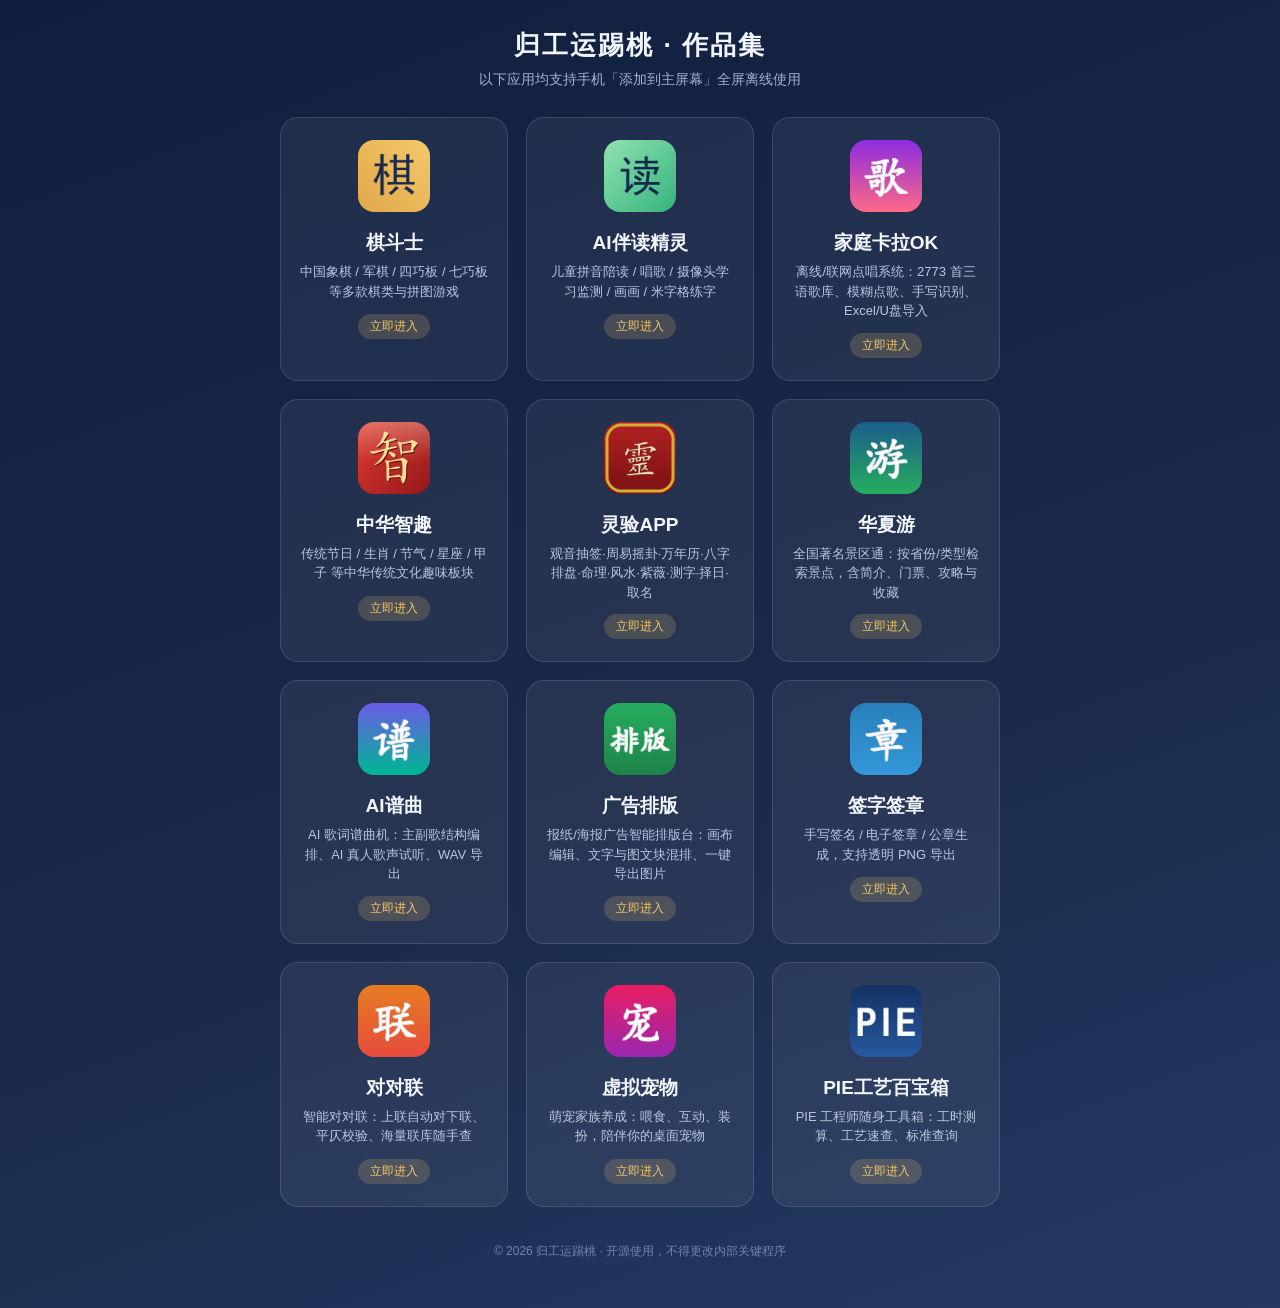
<file: index.html>
<!DOCTYPE html>
<html lang="zh-CN">
<head>
<meta charset="UTF-8">
<meta name="viewport" content="width=device-width, initial-scale=1.0">
<title>归工运踢桃 · 作品集</title>
<meta name="theme-color" content="#1b2a4a">
<style>
  * { box-sizing: border-box; margin: 0; padding: 0; }
  body {
    font-family: -apple-system, "PingFang SC", "Microsoft YaHei", sans-serif;
    background: linear-gradient(160deg, #0f1f3d 0%, #1b2a4a 60%, #243a63 100%);
    color: #f2f5fb; min-height: 100vh; padding: 28px 16px 48px;
  }
  header { text-align: center; margin-bottom: 28px; }
  header h1 { font-size: 26px; letter-spacing: 2px; }
  header p { margin-top: 8px; font-size: 14px; color: #9fb3d1; }
  .grid {
    max-width: 720px; margin: 0 auto;
    display: grid; grid-template-columns: repeat(auto-fill, minmax(220px, 1fr));
    gap: 18px;
  }
  .card {
    background: rgba(255,255,255,0.06);
    border: 1px solid rgba(255,255,255,0.12);
    border-radius: 18px; padding: 22px 18px; text-align: center;
    transition: transform .15s ease, background .15s ease;
    text-decoration: none; color: inherit; display: block;
  }
  .card:not(.soon):hover { transform: translateY(-4px); background: rgba(255,255,255,0.12); }
  .card img { width: 72px; height: 72px; border-radius: 16px; margin-bottom: 14px; }
  .card .name { font-size: 19px; font-weight: 700; margin-bottom: 6px; }
  .card .desc { font-size: 13px; color: #b9c7e0; line-height: 1.5; min-height: 40px; }
  .card .tag {
    display: inline-block; margin-top: 12px; font-size: 12px; padding: 4px 12px;
    border-radius: 999px; background: rgba(245,201,107,0.18); color: #f5c96b;
  }
  .card.soon { opacity: 0.6; }
  .card.soon .tag { background: rgba(159,179,209,0.18); color: #9fb3d1; }
  footer { text-align: center; margin-top: 36px; font-size: 12px; color: #6f86ad; }
</style>
</head>
<body>
  <header>
    <h1>归工运踢桃 · 作品集</h1>
    <p>以下应用均支持手机「添加到主屏幕」全屏离线使用</p>
  </header>

  <main class="grid">
    <a class="card" href="qidoushi/">
      <img src="qidoushi/icon-192.png" alt="棋斗士">
      <div class="name">棋斗士</div>
      <div class="desc">中国象棋 / 军棋 / 四巧板 / 七巧板等多款棋类与拼图游戏</div>
      <span class="tag">立即进入</span>
    </a>

    <a class="card" href="aiduban/">
      <img src="aiduban/icon-192.png" alt="AI伴读精灵">
      <div class="name">AI伴读精灵</div>
      <div class="desc">儿童拼音陪读 / 唱歌 / 摄像头学习监测 / 画画 / 米字格练字</div>
      <span class="tag">立即进入</span>
    </a>

    <a class="card" href="karaoke/">
      <img src="karaoke/icon-192.png" alt="家庭卡拉OK">
      <div class="name">家庭卡拉OK</div>
      <div class="desc">离线/联网点唱系统：2773 首三语歌库、模糊点歌、手写识别、Excel/U盘导入</div>
      <span class="tag">立即进入</span>
    </a>

    <a class="card" href="zhonghuazhiqu/">
      <img src="zhonghuazhiqu/icon-192.png" alt="中华智趣">
      <div class="name">中华智趣</div>
      <div class="desc">传统节日 / 生肖 / 节气 / 星座 / 甲子 等中华传统文化趣味板块</div>
      <span class="tag">立即进入</span>
    </a>

    <a class="card" href="lingyan/">
      <img src="lingyan/icon-192.png" alt="灵验APP">
      <div class="name">灵验APP</div>
      <div class="desc">观音抽签·周易摇卦·万年历·八字排盘·命理·风水·紫薇·测字·择日·取名</div>
      <span class="tag">立即进入</span>
    </a>

    <a class="card" href="huaxiayou/">
      <img src="huaxiayou/icon-192.png" alt="华夏游">
      <div class="name">华夏游</div>
      <div class="desc">全国著名景区通：按省份/类型检索景点，含简介、门票、攻略与收藏</div>
      <span class="tag">立即进入</span>
    </a>

    <a class="card" href="aipuqu/">
      <img src="aipuqu/icon-192.png" alt="AI谱曲">
      <div class="name">AI谱曲</div>
      <div class="desc">AI 歌词谱曲机：主副歌结构编排、AI 真人歌声试听、WAV 导出</div>
      <span class="tag">立即进入</span>
    </a>

    <a class="card" href="adlayout/">
      <img src="adlayout/icon-192.png" alt="广告排版">
      <div class="name">广告排版</div>
      <div class="desc">报纸/海报广告智能排版台：画布编辑、文字与图文块混排、一键导出图片</div>
      <span class="tag">立即进入</span>
    </a>

    <a class="card" href="signet/">
      <img src="signet/icon-192.png" alt="签字签章">
      <div class="name">签字签章</div>
      <div class="desc">手写签名 / 电子签章 / 公章生成，支持透明 PNG 导出</div>
      <span class="tag">立即进入</span>
    </a>

    <a class="card" href="duilian/">
      <img src="duilian/icon-192.png" alt="对对联">
      <div class="name">对对联</div>
      <div class="desc">智能对对联：上联自动对下联、平仄校验、海量联库随手查</div>
      <span class="tag">立即进入</span>
    </a>

    <a class="card" href="petbuddy/">
      <img src="petbuddy/icon-192.png" alt="虚拟宠物">
      <div class="name">虚拟宠物</div>
      <div class="desc">萌宠家族养成：喂食、互动、装扮，陪伴你的桌面宠物</div>
      <span class="tag">立即进入</span>
    </a>

    <a class="card" href="piebox/">
      <img src="piebox/icon-192.png" alt="PIE工艺百宝箱">
      <div class="name">PIE工艺百宝箱</div>
      <div class="desc">PIE 工程师随身工具箱：工时测算、工艺速查、标准查询</div>
      <span class="tag">立即进入</span>
    </a>
  </main>

  <footer>© 2026 归工运踢桃 · 开源使用，不得更改内部关键程序</footer>
</body>
</html>
</file>
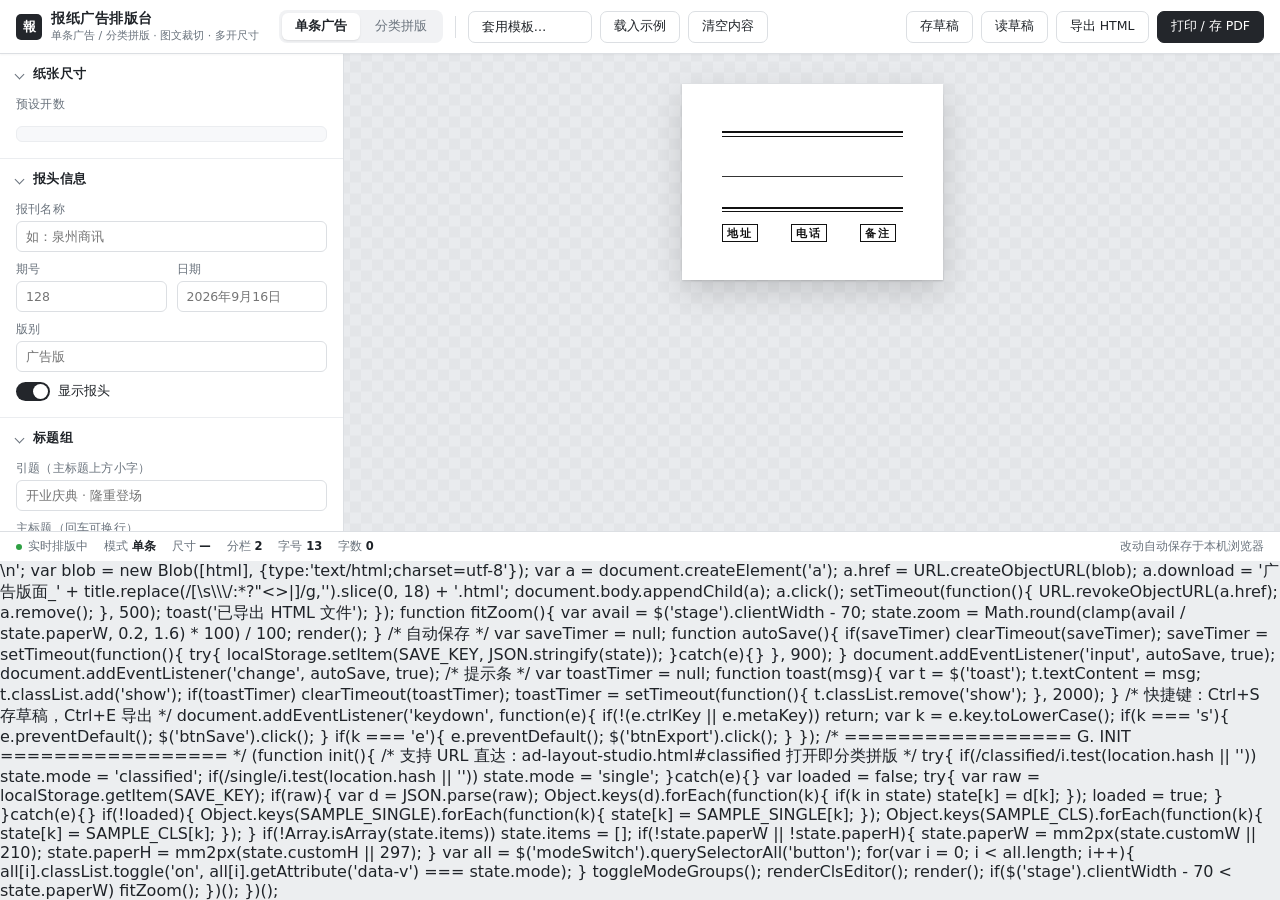
<file: adlayout/index.html>
<!DOCTYPE html>
<html lang="zh-CN" data-page-node-id="ZCcM2BNWIso839LKSWsitn">
<head data-page-node-id="RlRQJnltmxbLFH1evTDAiT">
<meta charset="UTF-8" data-page-node-id="6QoBluu019v9jVdqq3XZ9T">
<meta name="viewport" content="width=device-width, initial-scale=1" data-page-node-id="QMt20qLs3RtwEWD7D7usZ5">
<title>报纸广告排版台</title>
<style>
/* ============================================================
   0. 主题变量
   ============================================================ */
:root{
  --ui-bg:#eceef0; --ui-card:#ffffff; --ui-line:#dcdfe3; --ui-line2:#ebedf0;
  --ui-ink:#1f2328; --ui-dim:#6a737d; --brand:#23262b; --accent:#b3261e;
  --paper-bg:#ffffff; --ink:#111111;
  --body-font:"Songti SC","SimSun","宋体",serif;
  --title-font:"Heiti SC","SimHei","黑体",sans-serif;
  --cols:2; --body-size:13px; --title-size:46px; --lh:1.9;
  --cls-cols:3; --cls-gap:20px; --cls-gapy:14px;
}
*{box-sizing:border-box}
html,body{margin:0;height:100%}
body{
  font-family:"Microsoft YaHei","微软雅黑",system-ui,-apple-system,sans-serif;
  background:var(--ui-bg); color:var(--ui-ink); overflow:hidden;
  display:flex; flex-direction:column; height:100vh;
}

/* ============================================================
   1. 工具栏
   ============================================================ */
.toolbar{
  flex:0 0 auto; height:54px; display:flex; align-items:center; gap:8px;
  padding:0 16px; background:var(--ui-card); border-bottom:1px solid var(--ui-line);
  box-shadow:0 1px 2px rgba(16,22,26,.04); z-index:10;
}
.brand{display:flex; align-items:center; gap:9px; margin-right:12px; flex:0 0 auto}
.brand-mark{
  width:26px;height:26px;border-radius:5px;background:var(--brand);color:#fff;
  display:grid;place-items:center;font-size:13px;font-weight:700;font-family:"SimHei","黑体",sans-serif;
}
.brand-name{font-size:14px;font-weight:600;letter-spacing:.5px;white-space:nowrap}
.brand-sub{font-size:11px;color:var(--ui-dim);white-space:nowrap}
.tb-sep{width:1px;height:22px;background:var(--ui-line);margin:0 4px;flex:0 0 auto}
.tb-spacer{flex:1}
.btn{
  height:32px;padding:0 13px;border-radius:7px;border:1px solid var(--ui-line);
  background:#fff;color:var(--ui-ink);font-size:12.5px;font-family:inherit;
  cursor:pointer;white-space:nowrap;display:inline-flex;align-items:center;gap:6px;
  transition:background .12s,border-color .12s,color .12s;
}
.btn:hover{background:#f4f5f7;border-color:#c8ccd1}
.btn:active{background:#e9ebee}
.btn.primary{background:var(--brand);border-color:var(--brand);color:#fff}
.btn.primary:hover{background:#3a3f47;border-color:#3a3f47}
.btn.sm{height:26px;padding:0 9px;font-size:12px}
.btn.block{width:100%;justify-content:center}
.modeswitch{display:flex;background:#f1f2f4;border-radius:8px;padding:3px;gap:2px;flex:0 0 auto}
.modeswitch button{
  border:0;background:transparent;font-family:inherit;font-size:12.5px;color:var(--ui-dim);
  padding:5px 13px;border-radius:6px;cursor:pointer;white-space:nowrap;transition:all .14s;
}
.modeswitch button.on{background:#fff;color:var(--ui-ink);font-weight:600;box-shadow:0 1px 2px rgba(0,0,0,.09)}

/* ============================================================
   2. 布局 / 面板控件
   ============================================================ */
.workspace{flex:1;display:flex;min-height:0}
.panel{
  width:344px;flex:0 0 344px;overflow-y:auto;background:var(--ui-card);
  border-right:1px solid var(--ui-line);padding:0 0 80px;
}
.panel::-webkit-scrollbar{width:9px}
.panel::-webkit-scrollbar-thumb{background:#c9ced4;border-radius:5px;border:2px solid #fff}
.panel::-webkit-scrollbar-track{background:#fff}

.grp{border-bottom:1px solid var(--ui-line2)}
.grp > summary{
  list-style:none;cursor:pointer;padding:12px 16px;display:flex;align-items:center;gap:8px;
  font-size:12.5px;font-weight:600;color:var(--ui-ink);letter-spacing:.4px;user-select:none;
}
.grp > summary::-webkit-details-marker{display:none}
.grp > summary::before{
  content:"";width:6px;height:6px;border-right:1.6px solid var(--ui-dim);border-bottom:1.6px solid var(--ui-dim);
  transform:rotate(-45deg);margin-right:2px;transition:transform .15s;flex:0 0 auto;
}
.grp[open] > summary::before{transform:rotate(45deg)}
.grp > summary:hover{background:#fafbfc}
.grp-body{padding:2px 16px 16px}
.grp-extra{color:var(--ui-dim);font-weight:400}

.row{display:flex;gap:10px;align-items:center;margin-bottom:10px}
.row:last-child{margin-bottom:0}
.row > .fld{flex:1;min-width:0}
label.fl{display:block;font-size:11.5px;color:var(--ui-dim);margin-bottom:4px;letter-spacing:.2px}
input[type=text],input[type=number],textarea,select{
  width:100%;border:1px solid var(--ui-line);border-radius:6px;padding:7px 9px;
  font-size:12.5px;font-family:inherit;color:var(--ui-ink);background:#fff;
  transition:border-color .12s,box-shadow .12s;outline:none;
}
input:focus,textarea:focus,select:focus{border-color:#8fa4bb;box-shadow:0 0 0 3px rgba(60,110,170,.1)}
textarea{resize:vertical;line-height:1.65;min-height:96px}
select{cursor:pointer;appearance:none;
  background-image:url("data:image/svg+xml;utf8,<svg xmlns='http://www.w3.org/2000/svg' width='10' height='10' viewBox='0 0 10 10'><path d='M1 3l4 4 4-4' fill='none' stroke='%236a737d' stroke-width='1.4' stroke-linecap='round'/></svg>");
  background-repeat:no-repeat;background-position:right 9px center;padding-right:26px;
}
input[type=range]{width:100%;accent-color:var(--brand);height:20px;cursor:pointer}
.range-wrap{display:flex;align-items:center;gap:9px}
.range-val{flex:0 0 46px;text-align:right;font-size:11.5px;color:var(--ui-dim);font-variant-numeric:tabular-nums}
.chips{display:flex;flex-wrap:wrap;gap:6px}
.chip{
  border:1px solid var(--ui-line);background:#fff;border-radius:6px;padding:5px 10px;
  font-size:12px;font-family:inherit;cursor:pointer;color:var(--ui-ink);
  transition:all .12s;white-space:nowrap;
}
.chip:hover{border-color:#b9bfc6;background:#f6f7f9}
.chip.on{background:var(--brand);border-color:var(--brand);color:#fff}
.sw{display:flex;align-items:center;gap:8px;font-size:12.5px;cursor:pointer;user-select:none}
.sw input{appearance:none;width:34px;height:19px;border-radius:10px;background:#cfd4d9;
  position:relative;transition:background .15s;cursor:pointer;flex:0 0 auto;margin:0;border:none;padding:0}
.sw input::after{content:"";position:absolute;top:2px;left:2px;width:15px;height:15px;border-radius:50%;
  background:#fff;transition:transform .15s;box-shadow:0 1px 2px rgba(0,0,0,.2)}
.sw input:checked{background:var(--brand)}
.sw input:checked::after{transform:translateX(15px)}
.mini-note{font-size:11px;color:var(--ui-dim);line-height:1.6;margin-top:8px;padding:7px 9px;
  background:#f7f8fa;border-radius:6px;border:1px solid var(--ui-line2)}
.mini-note b{color:var(--ui-ink);font-weight:600}
.divider{height:1px;background:var(--ui-line2);margin:14px -16px}

/* ============================================================
   3. 舞台 & 纸张
   ============================================================ */
.stage{
  flex:1;min-width:0;overflow:auto;background:
    repeating-conic-gradient(#e3e5e8 0% 25%, #e9ebee 0% 50%) 50% / 22px 22px;
  display:flex;justify-content:center;align-items:flex-start;padding:30px 30px 70px;
}
.stage::-webkit-scrollbar{width:11px;height:11px}
.stage::-webkit-scrollbar-thumb{background:#bfc5cc;border-radius:6px;border:3px solid transparent;background-clip:content-box}

.paper{
  background:var(--paper-bg); color:var(--ink);
  padding:34px 40px 38px;
  box-shadow:0 1px 2px rgba(0,0,0,.14), 0 12px 32px rgba(0,0,0,.16);
  position:relative; font-family:var(--body-font);
  display:flex;flex-direction:column;
}
.paper.tex-cream{
  background-color:#f8f4e9;
  background-image:radial-gradient(rgba(150,130,90,.07) 1px, transparent 1px);
  background-size:4px 4px;
}
.paper.tex-aged{
  background-color:#efe6d2;
  background-image:
    radial-gradient(ellipse at 12% 8%, rgba(160,130,80,.16), transparent 55%),
    radial-gradient(ellipse at 88% 92%, rgba(160,130,80,.14), transparent 55%),
    radial-gradient(rgba(130,105,65,.1) 1px, transparent 1px);
  background-size:auto,auto,3px 3px;
}
.paper.frame-thin{outline:1px solid var(--ink);outline-offset:-16px}
.paper.frame-double::before{content:"";position:absolute;inset:15px;border:3px double var(--ink);pointer-events:none}
.paper.frame-thick::before{content:"";position:absolute;inset:13px;border:4px solid var(--ink);pointer-events:none}
.paper.frame-ornate::before{content:"";position:absolute;inset:13px;border:1.5px solid var(--ink);pointer-events:none}
.paper.frame-ornate::after{content:"";position:absolute;inset:19px;border:0.5px solid var(--ink);pointer-events:none;opacity:.55}

/* 报头 */
.masthead{text-align:center;padding-bottom:5px}
.mh-name{font-family:var(--title-font);font-size:30px;font-weight:700;letter-spacing:9px;line-height:1.25;text-indent:9px}
.mh-meta{font-size:10.5px;letter-spacing:1.6px;color:#3a3a3a;margin-top:5px;
  display:flex;justify-content:center;gap:14px;flex-wrap:wrap}
.mh-rule{height:0;border-top:2.5px solid var(--ink);margin-top:8px}
.mh-rule2{height:0;border-top:1px solid var(--ink);margin-top:2.5px;margin-bottom:20px}

/* 标题组 */
.kicker{text-align:center;font-size:13px;letter-spacing:3px;color:#2a2a2a;margin-bottom:8px;font-family:var(--title-font)}
.kicker:not(:empty)::before,.kicker:not(:empty)::after{content:"———";letter-spacing:0;margin:0 10px;color:#8a8a8a;font-size:11px}
.kicker:empty{display:none}
.headline{font-family:var(--title-font);font-size:var(--title-size);font-weight:700;line-height:1.22;
  letter-spacing:2px;margin:0 0 10px;text-align:center;word-break:break-word}
.headline:empty{display:none}
.subhead{text-align:center;font-family:var(--title-font);font-size:16px;letter-spacing:2px;color:#1e1e1e;
  margin-bottom:2px;line-height:1.5}
.subhead:empty{display:none}
.slogan{text-align:center;font-family:var(--title-font);font-weight:700;font-size:19px;letter-spacing:3px;
  margin:12px 0 2px;padding:8px 4px;line-height:1.4}
.slogan:empty{display:none}
.slogan.bar-on{border-top:2px solid var(--ink);border-bottom:2px solid var(--ink)}
.slogan.bar-box{outline:2px solid var(--ink);outline-offset:-2px}
.hrule{border:0;border-top:1px solid var(--ink);margin:14px 0 16px;opacity:.85}

/* 配图 & 裁切 */
figure.pic{margin:0 0 16px;text-align:center;position:relative}
figure.pic img{display:block;margin:0 auto;filter:grayscale(18%) contrast(1.04)}
figure.pic figcaption{font-size:11px;color:#3f3f3f;margin-top:6px;letter-spacing:.6px;
  border-top:1px solid rgba(0,0,0,.25);padding-top:4px}
.pic-frame .pic-box{border:1px solid var(--ink);padding:3px;background:#fff}
.pic-box{position:relative;overflow:hidden;width:100%}
.pic-cropped .pic-box{aspect-ratio:var(--ratio,1/1)}
.pic-cropped .pic-box img{
  position:absolute;inset:0;width:100%;height:100%;object-fit:cover;
  object-position:var(--fx,50%) var(--fy,50%);
  transform:scale(var(--iz,1));transform-origin:center;
}

.flow{display:flex;gap:18px;align-items:flex-start}
.flow .flow-text{flex:1;min-width:0}
.flow.pic-left figure.pic,.flow.pic-right figure.pic{margin-bottom:0;flex:0 0 var(--pw,38%)}
.flow.pic-top{flex-wrap:wrap}
.flow.pic-top figure.pic{flex:0 0 100%;width:100%}
.flow.pic-top .flow-text{flex:0 0 100%;width:100%}

/* 正文 */
.body-cols{columns:var(--cols);column-gap:24px;column-rule:1px solid rgba(0,0,0,.42);
  text-align:justify;font-size:var(--body-size);line-height:var(--lh);text-justify:inter-ideograph}
.body-cols.no-rule{column-rule:none}
.body-cols p{margin:0 0 .72em;text-indent:2em}
.body-cols p:last-child{margin-bottom:0}
.body-cols .lead::first-letter{font-size:2.6em;float:left;line-height:.9;margin:.06em .12em 0 0;
  font-family:var(--title-font);font-weight:700}
.paper.align-left .body-cols{text-align:left;text-justify:auto}

/* ============================================================
   4. 分类广告拼版
   ============================================================ */
.cls-head{text-align:center;margin-bottom:16px}
.cls-head-t{font-family:var(--title-font);font-weight:700;font-size:26px;letter-spacing:6px;
  display:inline-block;padding-bottom:6px;border-bottom:2.5px solid var(--ink);text-indent:6px}
.cls-head-t:empty{display:none}
.cls-head-s{font-size:12px;letter-spacing:2px;color:#3a3a3a;margin-top:7px}
.cls-head-s:empty{display:none}

.cls-cols{font-size:var(--body-size);line-height:var(--lh)}
.cls-cols.flow-columns{columns:var(--cls-cols);column-gap:var(--cls-gap)}
.cls-cols.flow-columns.rule-line{column-rule:1px solid rgba(0,0,0,.45)}
.cls-cols.flow-columns.rule-dash{column-rule:1px dashed rgba(0,0,0,.45)}
.cls-cols.flow-columns .cls-card{break-inside:avoid;-webkit-column-break-inside:avoid;page-break-inside:avoid;
  margin-bottom:var(--cls-gapy)}
.cls-cols.flow-grid{display:grid;grid-template-columns:repeat(var(--cls-cols),1fr);
  gap:var(--cls-gapy) var(--cls-gap);align-items:start}
.cls-cols.flow-grid .span2{grid-column:span 2}
.cls-cols.flow-grid .spanAll{grid-column:1/-1}

.cls-card{position:relative;padding:2px 0}
.cls-card.cs-line{border-bottom:1px solid rgba(0,0,0,.4);padding-bottom:var(--cls-gapy)}
.cls-card.cs-dashed{border-bottom:1px dashed rgba(0,0,0,.45);padding-bottom:var(--cls-gapy)}
.cls-card.cs-box{border:1px solid var(--ink);padding:10px 12px}
.cls-card.cs-tint{background:rgba(0,0,0,.045);padding:10px 12px;border-left:3px solid var(--ink)}
.cls-card.cs-none{padding:0}

.cls-tag{display:inline-block;font-family:var(--title-font);font-size:.82em;font-weight:700;letter-spacing:1.5px;
  border:1px solid var(--ink);padding:0 5px;line-height:1.55;margin-bottom:6px}
.cls-tag:empty{display:none}
.cls-t{font-family:var(--title-font);font-weight:700;font-size:1.06em;letter-spacing:.8px;
  line-height:1.4;margin:0 0 5px}
.cls-t:empty{display:none}
.cls-card.span2 .cls-t,.cls-card.spanAll .cls-t{font-size:1.3em}
.cls-b{margin:0 0 6px;text-align:justify;text-justify:inter-ideograph;color:#1a1a1a}
.cls-b:empty{display:none}
.cls-p{font-weight:700;font-family:var(--title-font);letter-spacing:.6px;font-size:.98em}
.cls-p:empty{display:none}
.cls-card.spanAll .cls-b{columns:2;column-gap:22px;column-rule:1px solid rgba(0,0,0,.3)}

/* 底栏 */
.colophon{margin-top:auto;padding-top:14px}
.cp-rule{border-top:2.5px solid var(--ink);margin-bottom:2px}
.cp-rule2{border-top:0.5px solid var(--ink);margin-bottom:12px}
.cp-body{display:flex;flex-wrap:wrap;justify-content:space-between;gap:8px 26px;
  font-size:12px;letter-spacing:.4px;line-height:1.7}
.cp-item{display:flex;gap:7px;align-items:baseline}
.cp-item .k{font-family:var(--title-font);font-weight:700;letter-spacing:2px;
  border:1px solid var(--ink);padding:0 4px;font-size:11px;line-height:1.5}
.cp-item.hide{display:none}
.cp-tail{text-align:center;font-size:10px;letter-spacing:2px;color:#4a4a4a;margin-top:12px}
.cp-tail:empty{display:none}

/* 印章 */
.seal{position:absolute;pointer-events:none;display:grid;place-items:center;opacity:.88;
  font-family:var(--title-font);font-weight:700;font-size:31px;letter-spacing:3px;line-height:1;text-align:center}
.seal.circle{width:96px;height:96px;border:3.5px solid currentColor;border-radius:50%}
.seal.square{width:96px;height:96px;border:3.5px solid currentColor;border-radius:3px}
.seal.banner{background:currentColor;padding:5px 16px;border-radius:0}
.seal.banner span{color:#fff;letter-spacing:4px;font-size:22px}
.seal.hide{display:none}

/* ============================================================
   5. 小广告条目编辑器
   ============================================================ */
.cls-editor{border:1px solid var(--ui-line);border-radius:8px;padding:10px;margin-bottom:10px;background:#fbfcfd}
.cls-editor:last-child{margin-bottom:0}
.cie-head{display:flex;align-items:center;gap:7px;margin-bottom:7px}
.cie-no{flex:0 0 20px;height:20px;border-radius:5px;background:var(--brand);color:#fff;
  font-size:11px;display:grid;place-items:center;font-weight:600}
.cie-tag{flex:0 0 88px;padding:4px 7px;font-size:11.5px}
.cie-del{flex:0 0 auto;border:0;background:transparent;color:#9aa2ab;font-size:16px;line-height:1;
  cursor:pointer;padding:2px 5px;border-radius:4px}
.cie-del:hover{background:#fbeaea;color:var(--accent)}
.cie-in{width:100%;padding:5px 7px;font-size:12px;margin-bottom:5px}
.cie-b{width:100%;min-height:44px;padding:5px 7px;font-size:12px;margin-bottom:5px;resize:vertical}
.cie-ops{display:flex;gap:5px;flex-wrap:wrap}
.cie-ops button{
  border:1px solid var(--ui-line);background:#fff;border-radius:5px;font-size:11px;
  padding:3px 8px;cursor:pointer;font-family:inherit;color:var(--ui-dim);
}
.cie-ops button:hover{background:#f2f4f6;color:var(--ui-ink)}
.cie-ops button.warn:hover{color:var(--accent);border-color:#e0b4b0}
.bulk-area{width:100%;min-height:112px;font-family:Consolas,Menlo,monospace;font-size:11.5px;line-height:1.6}

/* ============================================================
   6. 状态条 / 提示
   ============================================================ */
.statusbar{flex:0 0 auto;height:30px;display:flex;align-items:center;gap:16px;padding:0 16px;
  background:var(--ui-card);border-top:1px solid var(--ui-line);font-size:11.5px;color:var(--ui-dim)}
.statusbar .dot{width:6px;height:6px;border-radius:50%;background:#2ea043;display:inline-block;margin-right:6px}
.statusbar .sb-spacer{flex:1}
.statusbar b{color:var(--ui-ink);font-weight:600;font-variant-numeric:tabular-nums}
.toast{position:fixed;left:50%;bottom:56px;transform:translateX(-50%) translateY(14px);
  background:#23262b;color:#fff;font-size:12.5px;padding:9px 18px;border-radius:8px;
  opacity:0;pointer-events:none;transition:opacity .2s,transform .2s;z-index:50;
  box-shadow:0 6px 20px rgba(0,0,0,.24);white-space:nowrap}
.toast.show{opacity:1;transform:translateX(-50%) translateY(0)}

/* ============================================================
   7. 打印
   ============================================================ */
@media print{
  body{display:block;height:auto;overflow:visible;background:#fff}
  .toolbar,.panel,.statusbar,.toast{display:none !important}
  .workspace{display:block}
  .stage{padding:0;background:none;overflow:visible;display:block}
  .paper{zoom:1 !important;box-shadow:none;margin:0;width:100% !important;min-height:0 !important}
  .cls-card{break-inside:avoid;page-break-inside:avoid}
  @page{size:A4;margin:0}
}
</style>
<link rel="manifest" href="manifest.json">
<meta name="apple-mobile-web-app-capable" content="yes">
<meta name="mobile-web-app-capable" content="yes">
<meta name="apple-mobile-web-app-status-bar-style" content="black-translucent">
<meta name="apple-mobile-web-app-title" content="广告排版">
<link rel="apple-touch-icon" href="apple-touch-icon.png">
<link rel="icon" href="favicon.png">
<meta name="theme-color" content="#27ae60">
</head>
<body data-page-node-id="uCdnD0BYZQame8glEtU7uf">

<!-- ============================================================
     工具栏
     ============================================================ -->
<header class="toolbar" data-page-node-id="agr6nolYAwWhjJKOTKtnkk">
  <div class="brand" data-page-node-id="YIDzdcGVvL8BtlH3sgV42o">
    <div class="brand-mark" data-page-node-id="9MiUaFMwnSLt2305wIYogY">報</div>
    <div data-page-node-id="bUHXR3oSfGEMYgtULOEDz5">
      <div class="brand-name" data-page-node-id="kObldl9HIHCARAAUhDgYil">报纸广告排版台</div>
      <div class="brand-sub" data-page-node-id="CX9k48ATJEEqCNgKW6ngu4">单条广告 / 分类拼版 · 图文裁切 · 多开尺寸</div>
    </div>
  </div>

  <div class="modeswitch" id="modeSwitch" data-page-node-id="GUI9qYsV7Hr4RrtDHMMWhp">
    <button data-v="single" class="on" data-page-node-id="rniLFdiEUClMu2RjPIvPnz">单条广告</button>
    <button data-v="classified" data-page-node-id="f5i3AVe5rMTVYTphzxMYID">分类拼版</button>
  </div>

  <div class="tb-sep" data-page-node-id="n70ihuq6SjoIqhAYbCq9cK"></div>

  <select id="tplSelect" class="btn" style="height:32px;width:124px;font-size:12.5px" data-page-node-id="3UYPYvs3Y8vegT4H9WHIY7">
    <option value="" data-page-node-id="j61ziexPmzALh0tQHeeiIb">套用模板…</option>
    <option value="promo" data-page-node-id="U65HVod9ym3QDmQkEFl95k">促销优惠</option>
    <option value="open" data-page-node-id="E9gkH7MFNon18Ohe6iW4VG">开业公告</option>
    <option value="hire" data-page-node-id="nQ280Z1HHge5Gt1AWrfCNK">招聘启事</option>
    <option value="notice" data-page-node-id="v14kNbFXkQ2yL9KwIt3HAa">声明公告</option>
    <option value="house" data-page-node-id="JAnQPSj14By0aY10bgyOeI">房产楼盘</option>
    <option value="recruit" data-page-node-id="K7VPntsbhlfFZBrEnCFVAl">招生培训</option>
  </select>

  <button class="btn" id="btnSample" data-page-node-id="HlgVSO8CZGWPEOZbwlpOnc">载入示例</button>
  <button class="btn" id="btnClear" data-page-node-id="7dZQynTju4G5NJI3vP8iza">清空内容</button>

  <div class="tb-spacer" data-page-node-id="xW4I1YJX25SmQdYMvLPHx2"></div>

  <button class="btn" id="btnSave" data-page-node-id="XxfYj101HiaTdBHOftmzgz">存草稿</button>
  <button class="btn" id="btnLoad" data-page-node-id="5tVMZwsb12wmUrzokzYgoh">读草稿</button>
  <button class="btn" id="btnExport" data-page-node-id="bhtxQwlGo2STiDrmpQs0dp">导出 HTML</button>
  <button class="btn primary" id="btnPrint" data-page-node-id="m6Ytyiwtq2vtSIxCqZy8kB">打印 / 存 PDF</button>
</header>

<div class="workspace" data-page-node-id="Uow3yJARE4YFxVF9KLtvwd">

<!-- ============================================================
     左侧参数面板
     ============================================================ -->
<aside class="panel" data-page-node-id="MN8DSYyTWUCC4ROZRgIKZW">

  <!-- 纸张尺寸 -->
  <details class="grp" open data-page-node-id="UVpz1H7AClAoXzfRJppfQo">
    <summary data-page-node-id="ThaMN8eF7fLfkxGNVDNYsd">纸张尺寸</summary>
    <div class="grp-body" data-page-node-id="qGEF8pR2qRqSzQYi9xaVUF">
      <div class="row" data-page-node-id="pwuvYxo7AnE4L8Wloha9Sd"><div class="fld" data-page-node-id="F7eZrVICsEgGlBqrvkFV2P">
        <label class="fl" data-page-node-id="bN14c4zkwUWxJ279tw9c2X">预设开数</label>
        <div class="chips" id="paperChips" data-page-node-id="xBMj9wQSM7bGETzaPiq28R"></div>
      </div></div>
      <div id="customSizeBox" style="display:none" data-page-node-id="vD7rxCeWdeN4Q0IOANZOIX">
        <div class="row" data-page-node-id="i7ZvM7JrfViTreM8Ig30Sj">
          <div class="fld" data-page-node-id="BUIcs4iAwoTvU9GwBKvnBN"><label class="fl" data-page-node-id="JvQNY1oxqlUiofGz7AaHx8">宽 (mm)</label><input type="number" id="customW" min="50" max="1500" step="1" data-page-node-id="WGoI095ftLpEH81f0Gu35M"></div>
          <div class="fld" data-page-node-id="yXF37w2qWAbQ9hpSqGgSWB"><label class="fl" data-page-node-id="i4L2DJOmFs0EvbJ5Nf8tYt">高 (mm)</label><input type="number" id="customH" min="50" max="1500" step="1" data-page-node-id="HsVYKaUQlTF6l4JsT4FHAs"></div>
        </div>
        <div class="row" data-page-node-id="9cjPt4kEzMXMeb7OQxaRrf">
          <button class="btn sm" id="btnSwap" data-page-node-id="GNs7khipsxCFPfFFonqjiW">横竖互换</button>
          <button class="btn sm" id="btnFit" data-page-node-id="Gwz6vbcj1hw9koO6mhArIT">适应窗口</button>
        </div>
      </div>
      <div class="mini-note" id="sizeInfo" data-page-node-id="asbMrfp9AEc1EXrp9EyUa5"></div>
    </div>
  </details>

  <!-- 报头 -->
  <details class="grp" open data-page-node-id="yDWndIySidbeu8T9zZHWn4">
    <summary data-page-node-id="sIZoHPX2AeTQEjpT1O8F2b">报头信息</summary>
    <div class="grp-body" data-page-node-id="CiG2Zy8gu36AXe1Kcaqfzj">
      <div class="row" data-page-node-id="3MFdazW1iGnGXJ18GFjcpZ"><div class="fld" data-page-node-id="uGvQHLs9xnBrwYmj4548kx">
        <label class="fl" data-page-node-id="ICMPU8v4P7s7WAIeeBzhHp">报刊名称</label><input type="text" id="masthead" placeholder="如：泉州商讯" data-page-node-id="A2KK86vVjkumr8CyZjw3Z4">
      </div></div>
      <div class="row" data-page-node-id="NTNdEJxpLFtXJpX9kZoGwZ">
        <div class="fld" data-page-node-id="suFAR02MklKEIRAF4FVTrf"><label class="fl" data-page-node-id="hFtVNRMiKTc2k0L0P8WaBJ">期号</label><input type="text" id="issue" placeholder="128" data-page-node-id="3C3jmSrNWxzjJuWR5efTnC"></div>
        <div class="fld" data-page-node-id="pDZjyNdsGy8WAsGhUlxwfa"><label class="fl" data-page-node-id="tScV38I4DXQrfHCrOdbc23">日期</label><input type="text" id="dateText" placeholder="2026年9月16日" data-page-node-id="3MdxRH29BGg3QVvf2E34GA"></div>
      </div>
      <div class="row" data-page-node-id="WJA7NnvenaChaYNLBMb5Cw"><div class="fld" data-page-node-id="H517RoPR3eSvlpogHhEGoZ">
        <label class="fl" data-page-node-id="1RizWKzSGJhEpLgtjZtg5r">版别</label><input type="text" id="section" placeholder="广告版" data-page-node-id="WlFN1Vt3Jr9fOVas4eBcuN">
      </div></div>
      <label class="sw" data-page-node-id="n3OtLNovFRV23SjJSnIuCB"><input type="checkbox" id="showMasthead" checked data-page-node-id="CYBQXDVgomQ3xgGD8BNsMM"><span data-page-node-id="stIfUA8F4g3oVgoBSwwiLf">显示报头</span></label>
    </div>
  </details>

  <!-- ==== 单条广告专用 ==== -->
  <details class="grp singleOnly" open data-page-node-id="8piV5TMkgyRpZdMNPkm2uW">
    <summary data-page-node-id="meDJVlEyDQFCBBOOg6YYDq">标题组</summary>
    <div class="grp-body" data-page-node-id="lJAuoA26Wu00Pfva3R60E1">
      <div class="row" data-page-node-id="3NPe79V5Pk8pZDNvsdfJ0I"><div class="fld" data-page-node-id="DpDKw7Cu4PS938ibTzyrXk">
        <label class="fl" data-page-node-id="jCBvPZb1WjOGgDfGjYjMvd">引题（主标题上方小字）</label><input type="text" id="kicker" placeholder="开业庆典 · 隆重登场" data-page-node-id="RTomLwgNoqXr0TU6Es6uWO">
      </div></div>
      <div class="row" data-page-node-id="l6vnMvrIr8AxQRhCloqgAW"><div class="fld" data-page-node-id="CmNlH6614VpMrzjNjlNdXv">
        <label class="fl" data-page-node-id="Q7hNKweb8y8ur1zGvDUiSJ">主标题（回车可换行）</label>
        <textarea id="headline" style="min-height:64px" placeholder="老字号新开张 全场八折"></textarea>
      </div></div>
      <div class="row" data-page-node-id="AROVSP9fiElxg687AVa0n0"><div class="fld" data-page-node-id="tPCxFIYKnkaXVXwjjr8Zoj">
        <label class="fl" data-page-node-id="EgURhEuyp2vGHg4dpv02OG">副标题</label><input type="text" id="subhead" placeholder="一站式服务 · 品质保证" data-page-node-id="Ef7DeaH3A2EDk3EPNk0SAj">
      </div></div>
      <div class="row" data-page-node-id="v9gCydCQyD4P9nNXUcXAzK"><div class="fld" data-page-node-id="nSSgOafitKri1dI8GMwkcB">
        <label class="fl" data-page-node-id="nfs3Fs7NGcJrw93riteQwC">口号 / 导语（大字突出）</label><input type="text" id="slogan" placeholder="全场八折 仅限三天" data-page-node-id="OMx3CKppJxmBMTBus5PT8K">
      </div></div>
      <div class="row" data-page-node-id="XogbnCcWa6uXBfEidcAy7i"><div class="fld" data-page-node-id="CzY0f7i0MEf1MCUqvs3rHV">
        <label class="fl" data-page-node-id="iM5bOKlPaf0drx4CRDFuch">口号装饰</label>
        <div class="chips" id="sloganStyle" data-page-node-id="AGHLAU3s2jvRi7V8lvUC5w">
          <button class="chip" data-v="plain" data-page-node-id="iC8MtEblXC8zPYUN1eq4Ob">无</button>
          <button class="chip" data-v="bar-on" data-page-node-id="yoCFO3RJUAECkBuDLkQESe">上下横线</button>
          <button class="chip" data-v="bar-box" data-page-node-id="Gxvcnk2GqGsta0G68q9b0D">方框</button>
        </div>
      </div></div>
      <div class="row" data-page-node-id="JnGC6Bo89HZldLcjyH2e6Q"><div class="fld" data-page-node-id="OCm6HEC048O2ytS1pHGTTU">
        <label class="fl" data-page-node-id="pQp4k3tj3lQFKTLO3dKBEL">主标题字号</label>
        <div class="range-wrap" data-page-node-id="lunNgpNDb1yY0xjPvGcjhV"><input type="range" id="titleSize" min="18" max="96" step="1" data-page-node-id="MGzFKDcsEV2P4H2YauAgf8"><span class="range-val" id="titleSizeVal" data-page-node-id="QgcprSwCUv9Xw3YBLCIfnN"></span></div>
      </div></div>
    </div>
  </details>

  <details class="grp singleOnly" open data-page-node-id="2B8SKaQliSGTJzJSL5xer2">
    <summary data-page-node-id="XzoSfdpzL7onptT74wsT6u">正文内容</summary>
    <div class="grp-body" data-page-node-id="3sKLoJAHSfDgh955Apd1Mv">
      <div class="row" data-page-node-id="Y2REiX2GGhLVD0X3Rbx4yV"><div class="fld" data-page-node-id="EA5xNHuu4hURXp9TWYZV2F">
        <label class="fl" data-page-node-id="fN2S4JeedqopkDEYrOGJEw">正文（空一行＝新段落，**加粗**）</label>
        <textarea id="body" style="min-height:150px" placeholder="在此输入广告正文…"></textarea>
      </div></div>
      <div class="row" data-page-node-id="Iev3tlBPlux0v4lvEXQOWW"><div class="fld" data-page-node-id="qUzh6EuIEbFX4oBWhklbUW">
        <label class="fl" data-page-node-id="5Wc1CHRWttaIdR5hYiallj">分栏数</label>
        <div class="chips" id="colsChips" data-page-node-id="MFX2mur7M5ZiLWReHmQyIB"></div>
      </div></div>
      <div class="row" data-page-node-id="xGmBYReH0zMAWm4YapEkTG"><div class="fld" data-page-node-id="rSmTPlgHIOHKtuKu7A5wMG">
        <label class="fl" data-page-node-id="qEWZHP9UlIYWR4K7FTOvFu">正文字号</label>
        <div class="range-wrap" data-page-node-id="5Bs5lVIqHl8HW1I0vxGyLQ"><input type="range" id="bodySize" min="8" max="22" step="0.5" data-page-node-id="1nLfHtpBO3RJhy1a1KAiX5"><span class="range-val" id="bodySizeVal" data-page-node-id="GONtSJxa2YB69CVB6w6OD2"></span></div>
      </div></div>
      <div class="row" data-page-node-id="isBrXWGMnxtNZzOcfO7kjw"><div class="fld" data-page-node-id="VB1PpwK0adlRWJ3H9GCdyE">
        <label class="fl" data-page-node-id="JYBB8BFa4DKacXEZKTroCZ">行距</label>
        <div class="range-wrap" data-page-node-id="5wG9j82j57ef4AELskm5cS"><input type="range" id="lineHeight" min="1.2" max="2.8" step="0.05" data-page-node-id="J4DaPizYYZDedmfYXDC3h7"><span class="range-val" id="lineHeightVal" data-page-node-id="1etZWm4VcNEkG1EiFyMyOz"></span></div>
      </div></div>
      <div class="row" style="gap:18px" data-page-node-id="yeHarJ74de3P1D3dQGK8nU">
        <label class="sw" data-page-node-id="Ck0wVPlppjs1MAlFFjSNe6"><input type="checkbox" id="colRule" checked data-page-node-id="UK3IrC3DYG1TsHZqAJxEBI"><span data-page-node-id="gtj48dhGQYtTwRprna5Si0">栏间竖线</span></label>
        <label class="sw" data-page-node-id="OUixMRohRR7RKffIojsGpL"><input type="checkbox" id="dropCap" data-page-node-id="YaRQyi9GpRBvumAODhCk6p"><span data-page-node-id="NsnbQg3h58PQ5pqJE94l9L">首字下沉</span></label>
      </div>
      <div class="row" data-page-node-id="CV5MttUz8FuBPV3E9WwaPm">
        <label class="sw" data-page-node-id="HqLaSCli16juS7PGsFGog3"><input type="checkbox" id="justify" checked data-page-node-id="IyHL8uNRiOvowxOY9GQBDb"><span data-page-node-id="eFfW0jMpNhEolciahioTfv">两端对齐</span></label>
      </div>
    </div>
  </details>

  <!-- ==== 配图与裁切 ==== -->
  <details class="grp singleOnly" data-page-node-id="r0Qw7HIEliuPfEiCaTyxe7">
    <summary data-page-node-id="7pTUkpAxmSlU3FXeLZweCb">配图与裁切</summary>
    <div class="grp-body" data-page-node-id="z7lLLk4MpWZzAQSKS3Jg5E">
      <div class="row" data-page-node-id="LZgtX7uMb7CgnfDpss7DEJ">
        <input type="file" id="imgFile" accept="image/*" style="font-size:12px;padding:5px;border:1px dashed var(--ui-line);border-radius:6px;width:100%;cursor:pointer" data-page-node-id="Sku4Por0z0K5oscXVspaV6">
      </div>
      <div class="row" data-page-node-id="aIC2rWdhMAKzgaLeNOlEe4"><div class="fld" data-page-node-id="gHn59eFOedAtXytFGfNbCM">
        <label class="fl" data-page-node-id="dXI0RQx8pLFyFjSSDfUJgN">或填图片网址</label><input type="text" id="imgUrl" placeholder="https://…" data-page-node-id="gplhYtayiFmsGiBBQt7oJf">
      </div></div>
      <div class="row" data-page-node-id="N2Juvtf1M9bF8bdlymsw0Q"><div class="fld" data-page-node-id="ngCgqGMuqA2ylAQ9QMzVL4">
        <label class="fl" data-page-node-id="oakMqgPL1dDODfrTboZ3r3">图片位置</label>
        <div class="chips" id="imgLayout" data-page-node-id="P7m7Hh4FcYhkgO5OubBxuZ">
          <button class="chip" data-v="none" data-page-node-id="srmG2fxxD9qyXQDgU8ZKAZ">无图</button>
          <button class="chip" data-v="top" data-page-node-id="nb4GH4OPR1sm6bm3nVj2Lg">通栏上图</button>
          <button class="chip" data-v="left" data-page-node-id="YucnzO3CVtB4UyLoiYERHp">左图右文</button>
          <button class="chip" data-v="right" data-page-node-id="bGcZFqwtAhKGY9739fb0N5">右图左文</button>
        </div>
      </div></div>
      <div class="row" id="imgWidthRow" data-page-node-id="vv6Axs5f6FKW23GHKqPgt2"><div class="fld" data-page-node-id="xM0ApU0AjWtlrSk4jjCMKT">
        <label class="fl" data-page-node-id="ZPl3UT4BDCaBbqNjVfs1RH">左右排布时图片占宽</label>
        <div class="range-wrap" data-page-node-id="sZvbb69U3qnnlOiJC1Q6r4"><input type="range" id="imgWidth" min="20" max="62" step="1" data-page-node-id="4SBOsG2vd0biceHl68gQJr"><span class="range-val" id="imgWidthVal" data-page-node-id="Ut1lM4JFg7uFtgxTKhzp3e"></span></div>
      </div></div>

      <div class="divider" data-page-node-id="LySyP8DYRECe0vwqfGERey"></div>

      <div class="row" data-page-node-id="U1z3zs8pEAJ1jtFFu3N3tW">
        <label class="sw" data-page-node-id="YstpDxsnVGKYG9FBeCCSLk"><input type="checkbox" id="imgCrop" checked data-page-node-id="BWjd4uGBMH1BrmCt1iIbrh"><span data-page-node-id="KrHB8FHUEgLyNyPxFqLTw8">开启裁切（按比例裁成固定形状）</span></label>
      </div>
      <div class="row cropRow" data-page-node-id="ilQbzAUUYFiQlYKQcLn8Pz"><div class="fld" data-page-node-id="fmACoa12NBvXo8f8dEsEjp">
        <label class="fl" data-page-node-id="ZgkgbUbnvLQf5IYf6E9Vkx">裁切比例</label>
        <div class="chips" id="imgRatio" data-page-node-id="2vEkSJKgRj3TDf5WeNgWRJ"></div>
      </div></div>
      <div class="row cropRow" data-page-node-id="psE2n92vSy0K2NxlOp6cpF"><div class="fld" data-page-node-id="1MTSXAfNn88rerLZdQREEV">
        <label class="fl" data-page-node-id="ogSvU7wO8TERBnOGn32BGL">取景焦点 — 左右</label>
        <div class="range-wrap" data-page-node-id="gW3GVRDJKMuUFAa4e6io04"><input type="range" id="focusX" min="0" max="100" step="1" data-page-node-id="NY73apBDjI3567wBKpQ3GK"><span class="range-val" id="focusXVal" data-page-node-id="DEFQSO4bmnMopVPw6labEh"></span></div>
      </div></div>
      <div class="row cropRow" data-page-node-id="A5FFXFfBeXTSUWKdqVUtAu"><div class="fld" data-page-node-id="6JNRwzu4HuR9MCs2e1EjmZ">
        <label class="fl" data-page-node-id="brBDXuY3xHFedYfen47cHT">取景焦点 — 上下</label>
        <div class="range-wrap" data-page-node-id="6OhF9LILDDtr2VDfdGaSYG"><input type="range" id="focusY" min="0" max="100" step="1" data-page-node-id="5OrjkwMoblVEpmCnskAGH0"><span class="range-val" id="focusYVal" data-page-node-id="wPcAFyiHTik8Z1g8RxHOaw"></span></div>
      </div></div>
      <div class="row cropRow" data-page-node-id="qcg69q4Tso8yUQh9q742iT"><div class="fld" data-page-node-id="dytS5AaVfSiRLNl2HPHXrs">
        <label class="fl" data-page-node-id="oqung4lvMG0wETGtEAyA9Q">图片放大（裁切后微调）</label>
        <div class="range-wrap" data-page-node-id="X70a8VnBln0SasHmXDE7il"><input type="range" id="imgZoom" min="1" max="2.5" step="0.02" data-page-node-id="8NEs3qZrQEqhsSn9bXsHno"><span class="range-val" id="imgZoomVal" data-page-node-id="FtNU7MDtgvktHaE2H7iVBk"></span></div>
      </div></div>

      <div class="row" data-page-node-id="7CIkQkuSf0qoKuCZcWeGRY"><div class="fld" data-page-node-id="kKi3JVCu81LjRxmPC6d8m6">
        <label class="fl" data-page-node-id="GeLufIDDAA3iAWo7vuZtuU">图注</label><input type="text" id="caption" placeholder="图／店内实景" data-page-node-id="Xph7iQEHshYLTOuNNDSVlj">
      </div></div>
      <div class="row" style="gap:18px" data-page-node-id="oBRZox6xjFgvXRLB8Xi2Oo">
        <label class="sw" data-page-node-id="ew9MiPCM9p2w0uYiqWyFqo"><input type="checkbox" id="picFrame" data-page-node-id="wl1xXOAxN4V6GA12eSKBsT"><span data-page-node-id="XeZCWrCsoMAd5z0xQMU099">加图框</span></label>
        <button class="btn sm" id="btnClearImg" data-page-node-id="Oqxj09AGQGUOKo2mC1CdMm">移除图片</button>
      </div>
    </div>
  </details>

  <!-- ==== 分类拼版 ==== -->
  <details class="grp clsOnly" open style="display:none" data-page-node-id="5p0qKFGaG0Eo04PJKqeXQS">
    <summary data-page-node-id="sxGvKnd0hHPGs3CXi8jgII">版块标题</summary>
    <div class="grp-body" data-page-node-id="oR71NBHf33Pgy26Qzu9bXL">
      <div class="row" data-page-node-id="H6aNJC6NRYFVYCvtXBmhB2"><div class="fld" data-page-node-id="qmh9LfzWeB2DoMsVoPJ8vz">
        <label class="fl" data-page-node-id="vbdm24LLFkE0IwFNXPBQsF">大标题</label><input type="text" id="clsTitle" placeholder="分类信息" data-page-node-id="RwfHobeOnGQirLcTVDMFQh">
      </div></div>
      <div class="row" data-page-node-id="wsTRnd9uJmqmXmxb9iGED5"><div class="fld" data-page-node-id="egh2dgUlEyzE1w9ympDEsn">
        <label class="fl" data-page-node-id="GHrDD1G6WhuRnVcx1rEQrg">副标题</label><input type="text" id="clsSubtitle" placeholder="本期共 12 条 · 免费刊登" data-page-node-id="hQNOtXmwlkFnmBLB3SEsMg">
      </div></div>
    </div>
  </details>

  <details class="grp clsOnly" open style="display:none" data-page-node-id="E4KP6PwhdjL1eiSbxAoM9X">
    <summary data-page-node-id="MOLs2jh27S1DvdB6jNNK91">拼版排布</summary>
    <div class="grp-body" data-page-node-id="FFxeRZ32GG0ruAcTiFi6ve">
      <div class="row" data-page-node-id="CDnPEAi33GFUgTZofNaUlX"><div class="fld" data-page-node-id="nat66SrAYbgL9Z629WUOC4">
        <label class="fl" data-page-node-id="SLZvTt8BHlLUHzc3gdstvt">排布方式</label>
        <div class="chips" id="clsFlow" data-page-node-id="cdmsc6Bv22UaP7LhXlJiIG">
          <button class="chip" data-v="columns" data-page-node-id="zX9oletqNKHf2FoNQu7Iew">列式（像分类版）</button>
          <button class="chip" data-v="grid" data-page-node-id="dJ5B7Au1zJqHaE3kTV48qO">网格（可跨列）</button>
        </div>
      </div></div>
      <div class="row" data-page-node-id="p9iD8YbtFLEHeQ23EJJued"><div class="fld" data-page-node-id="7B2IECjR9DpDYVfgGyacZb">
        <label class="fl" data-page-node-id="4vBlO5SttRLFVvJSiYf8sN">列数</label>
        <div class="chips" id="clsColsChips" data-page-node-id="zZ9V1RIRLuWQoMoaBgoDqC"></div>
      </div></div>
      <div class="row" data-page-node-id="hPP0ETH0WJjwajKjVXGLpR"><div class="fld" data-page-node-id="UMIoOVFWB1BkNJDzoIIqPI">
        <label class="fl" data-page-node-id="hDuRTMU7ZKNsD8dSEhpZIH">横向间距</label>
        <div class="range-wrap" data-page-node-id="CQ6YkffXxMfQpkpCAvowbJ"><input type="range" id="clsGap" min="8" max="48" step="1" data-page-node-id="TemIqLXZx5kBTc7bmJ1yiN"><span class="range-val" id="clsGapVal" data-page-node-id="AHIWcFEfLZFDlyQKcmRQGG"></span></div>
      </div></div>
      <div class="row" data-page-node-id="2guuchDGNCWwHm4uS1IcZm"><div class="fld" data-page-node-id="CHHahDCszGgIuU6YFTiGlR">
        <label class="fl" data-page-node-id="5X59YtCqvUrO140HoCsgb6">条目间距</label>
        <div class="range-wrap" data-page-node-id="BhuytGDwYkUKw19t0vym8f"><input type="range" id="clsGapY" min="4" max="40" step="1" data-page-node-id="G39MQQHCEOTUlCmlyqH3XB"><span class="range-val" id="clsGapYVal" data-page-node-id="NHL7iRfXJxw1hakD5YVHps"></span></div>
      </div></div>
      <div class="row" data-page-node-id="14A9lRvNEmuKbnzb1j9tvX"><div class="fld" data-page-node-id="bhj4GFVQwe70XsUjYLGlLb">
        <label class="fl" data-page-node-id="uERUtoDQixGe4Lcd4XAmpB">列间线（列式排布时）</label>
        <div class="chips" id="clsRule" data-page-node-id="n1Z5HH3jAlAQZz3lC4u3V8">
          <button class="chip" data-v="none" data-page-node-id="Q2qSyqtRagjz2oBsQQCNNK">无</button>
          <button class="chip" data-v="line" data-page-node-id="NsGfGQhot4ZTFOorrUjdTG">实线</button>
          <button class="chip" data-v="dash" data-page-node-id="wTLqUVcOOZJIHMOtzdRus0">虚线</button>
        </div>
      </div></div>
      <div class="row" data-page-node-id="yBGCGUhXQj7UXpHbgXXDUm"><div class="fld" data-page-node-id="gXcVtrIFx0aBA5NihzqTjq">
        <label class="fl" data-page-node-id="HhOoSeYUheAmg2HOyB1skt">单条样式</label>
        <div class="chips" id="clsCard" data-page-node-id="6R8U2OxA9CSA6Myy9qqaiq">
          <button class="chip" data-v="line" data-page-node-id="aQU0v5ZIqoSiUHhm0ZDIrz">下划线</button>
          <button class="chip" data-v="dashed" data-page-node-id="m2mhuM1NaxNQGjDVFvet5t">虚线下划线</button>
          <button class="chip" data-v="box" data-page-node-id="7735el2hW2JcbRxZuFEFPb">方框</button>
          <button class="chip" data-v="tint" data-page-node-id="yYKFjCKQpiF13t3ULLGTLb">左侧色条</button>
          <button class="chip" data-v="none" data-page-node-id="pnuKxeVNfQCO25IVrFuspD">无框</button>
        </div>
      </div></div>
      <div class="row" style="gap:18px" data-page-node-id="EiAPE0zQEXrnMxtjXbAEhs">
        <label class="sw" data-page-node-id="zAxI3xYxvWBw5UPYa1MhDP"><input type="checkbox" id="clsShowTag" checked data-page-node-id="P95xi76Mbp8YWDosAx1Hgi"><span data-page-node-id="c1FW9uEXP6gDXXCTlPtMfJ">显示分类标签</span></label>
        <label class="sw" data-page-node-id="IxR19nx8wgOYJmcn86PPYg"><input type="checkbox" id="clsShowP" checked data-page-node-id="jeb9m81kZNVLZ7IP1CPOGh"><span data-page-node-id="H8Q3lEcBqYhrLiOemd84OZ">显示电话</span></label>
      </div>
    </div>
  </details>

  <details class="grp clsOnly" open style="display:none" data-page-node-id="mNSeLwrcnWSiSTZQ8bUfnO">
    <summary data-page-node-id="TjxnbXLyrguDstA2F2jcD2">小广告条目 <span class="grp-extra" id="clsCount" data-page-node-id="tV4BjMOJgJv9Y5dkQL5cR0">(0)</span></summary>
    <div class="grp-body" data-page-node-id="lhrqe59al7SHdziw9IaHeB">
      <div id="clsList" data-page-node-id="8JlXxZMFwuSntikjmL2Zkj"></div>
      <button class="btn block" id="btnAddCls" style="margin-top:10px" data-page-node-id="dYQMe3PirU4aJY3sdUjwdb">+ 添加一条</button>
      <div class="divider" data-page-node-id="6OUg7xtWtunKtpLJ2IULJ0"></div>
      <div class="row" data-page-node-id="y4CEHYLXZQqiFFJ7zSI7zx"><div class="fld" data-page-node-id="GfdlcQxWPGtBqWfsGjL709">
        <label class="fl" data-page-node-id="fW0pKszt4uRTjNIdLXckgQ">批量粘贴（每行一条，用竖线或制表符分隔）</label>
        <textarea class="bulk-area" id="bulkArea" placeholder="标签|标题|正文|电话&#10;招聘|诚聘生产主管|三年以上经验，熟悉排产与工时测算|138-0000-0000&#10;出租|中山路两房一厅|60㎡，家电齐全，拎包入住|159-0000-0000"></textarea>
      </div></div>
      <div class="row" data-page-node-id="iwasibnXlTquMNYrfLclll">
        <button class="btn sm" id="btnBulkAdd" data-page-node-id="8D2ENxv8Cbo5fnyyZKcg2v">追加导入</button>
        <button class="btn sm" id="btnBulkReplace" data-page-node-id="qcqh2HIDgW3Fa2PwjMnKOi">覆盖导入</button>
        <button class="btn sm" id="btnBulkOut" data-page-node-id="aOHD2JehDs55yx4IGzYwR8">导出文本</button>
      </div>
      <div class="mini-note" data-page-node-id="Kwcf19uRyQ2sVUQbSjHrsB">
        可在 Excel 里按 <b data-page-node-id="lwyIcGDQFc05h3NbQkSJ3B">标签 / 标题 / 正文 / 电话</b> 四列维护，复制后整块粘进来即可，
        竖线或制表符都能识别；行首加 <b data-page-node-id="8EFtET6e79mVwjFfFiqUvU">#</b> 可当注释跳过。
      </div>
    </div>
  </details>

  <!-- 底栏 -->
  <details class="grp" data-page-node-id="ieQAHFZIbYCVoZFpKGEwiN">
    <summary data-page-node-id="B9yE19dkvM8WXHSGyCxzFh">底栏信息</summary>
    <div class="grp-body" data-page-node-id="RsBtwN9MqV9QAnC2EYuIng">
      <div class="row" data-page-node-id="GRzjo0qowSc2N47oZGaoLA"><div class="fld" data-page-node-id="UlxKiq7ZmRo0td7PQfz8vm">
        <label class="fl" data-page-node-id="RRVjSWq96Sr5sXCJwMW0jM">地址</label><input type="text" id="addr" placeholder="泉州市鲤城区中山路 88 号" data-page-node-id="czbwgf9nlj9K9zLfhx6igA">
      </div></div>
      <div class="row" data-page-node-id="0m5x4SJra8uHboHfNlP7Xe"><div class="fld" data-page-node-id="GVAFjdWnwlKf5wzWzSTH9B">
        <label class="fl" data-page-node-id="Mx9zlkpGZsIDMFvpzoSXix">电话</label><input type="text" id="tel" placeholder="0595-8888 8888" data-page-node-id="h8OT5iTgDCWLfMyqGXlRYj">
      </div></div>
      <div class="row" data-page-node-id="oJsHCX5jIiUW7KZVlyZBh0"><div class="fld" data-page-node-id="9OONTxhPWDpYyfqBXgqqVU">
        <label class="fl" data-page-node-id="TQS80HjmCHQoO9PntJsjwn">补充信息</label><input type="text" id="extra" placeholder="微信同号 · 营业时间 9:00-22:00" data-page-node-id="qDBw4sNibNDbuN73CcG3Df">
      </div></div>
      <div class="row" data-page-node-id="Bjh8ohcKXUyCwW9sx8JJFq"><div class="fld" data-page-node-id="GJgfWJVNjGduMj96VKr7av">
        <label class="fl" data-page-node-id="BA0EvIMcySXXjI1nClxm9y">页脚小字</label><input type="text" id="tail" placeholder="本广告最终解释权归本店所有" data-page-node-id="aANAPJjzHeitZ2dljcFjvD">
      </div></div>
    </div>
  </details>

  <!-- 外观 -->
  <details class="grp" open data-page-node-id="vuABCrZnAhTBslIzQoLqbl">
    <summary data-page-node-id="cgU1hIc6MeLQ78RaSV8GUh">版面外观</summary>
    <div class="grp-body" data-page-node-id="GCNwXjT6CNQDTNG3tgjGDA">
      <div class="row" data-page-node-id="Ij8FgMOmu7vXoA2ZDRHHko"><div class="fld" data-page-node-id="BxYtog5bzEJ9RKcjemoqpu">
        <label class="fl" data-page-node-id="qm15h9sKBAhj4bi4xKB4OW">正文字体</label>
        <select id="bodyFont" data-page-node-id="pDNd4QPWwGPQvnKpSOamvO">
          <option value="song" data-page-node-id="LKQFeLLIHemCXSllueqbjB">宋体（报纸正文常用）</option>
          <option value="hei" data-page-node-id="K4Da0q90ZB25kOuIXNIZ0Q">黑体</option>
          <option value="kai" data-page-node-id="24OSZbbja1NES4REUXk1um">楷体</option>
          <option value="fang" data-page-node-id="oZCNzj6JYgKjscureBhWvW">仿宋</option>
          <option value="yahei" data-page-node-id="jRGr9tMTUn1uEVaR7IxpSP">微软雅黑</option>
        </select>
      </div></div>
      <div class="row" data-page-node-id="Wo7fRxTUVlTNiPQsUOCY0x"><div class="fld" data-page-node-id="xs9AZxk1PS3quOW3l0v3Eo">
        <label class="fl" data-page-node-id="AXiKAnS80aXZZQgz4vCwAa">标题字体</label>
        <select id="titleFont" data-page-node-id="ED7prg4NXwjQDJCqjQ3FNw">
          <option value="hei" data-page-node-id="qoc3VqJXFt6Oohyl3NOj1g">黑体（醒目）</option>
          <option value="song" data-page-node-id="3m3jFbWmeQWo2gmoRNO16O">宋体（端庄）</option>
          <option value="kai" data-page-node-id="1oO0jnMPYT2LNNcuhBmOhJ">楷体</option>
          <option value="fang" data-page-node-id="NrZPx8HpeSlDD8384mDLdH">仿宋</option>
          <option value="yahei" data-page-node-id="tfeaLqHasHM1ahisHLUx0z">微软雅黑</option>
        </select>
      </div></div>
      <div class="row" data-page-node-id="Tk0vNDfqrdWJNkEswBLiJP"><div class="fld" data-page-node-id="7qnsgoZ6pOBGYEKc6j3eKp">
        <label class="fl" data-page-node-id="q3L6odf8itflNinxF6T1fU">纸张底色</label>
        <div class="chips" id="paperTex" data-page-node-id="URQOBEfbIStyxIEu0XgMlG">
          <button class="chip" data-v="white" data-page-node-id="YcOR0tkzjMrdfrfvvhGoy7">纯白</button>
          <button class="chip" data-v="cream" data-page-node-id="4YeZu3Z5GY385ca0mAT8RZ">报纸米黄</button>
          <button class="chip" data-v="aged" data-page-node-id="pK7hRVjyMYEr6YXhdAZzZH">做旧泛黄</button>
        </div>
      </div></div>
      <div class="row" data-page-node-id="TqRmMB09AA3r9kORZ8S6aF"><div class="fld" data-page-node-id="WCPeYRDJcnCGuXVtnEBHMO">
        <label class="fl" data-page-node-id="GGfyJ7c0mBKK5p3HEX1niW">页边框线</label>
        <div class="chips" id="frameChips" data-page-node-id="2PTXZqj5AEBurr3d5hBFFv"></div>
      </div></div>
      <div class="row" data-page-node-id="5xbe3GePSczioWra1165yE"><div class="fld" data-page-node-id="aZfYjsbImpUXzEDOIS3t2t">
        <label class="fl" data-page-node-id="eUpA6BjDq3ycSqTEU8qAUR">版心内边距</label>
        <div class="range-wrap" data-page-node-id="XgjoOsT0ZJeFrFMhA8p3SM"><input type="range" id="padY" min="12" max="70" step="1" data-page-node-id="Om6EVAcfI6veIgwAOhhmB1"><span class="range-val" id="padYVal" data-page-node-id="XgHZMuUDV3bq4H1wlic9Ku"></span></div>
      </div></div>
      <div class="row" data-page-node-id="IYmdF0R8WKXBna8HR5Myq8"><div class="fld" data-page-node-id="zo8mnUFWAiUWQdAw3UZF0a">
        <label class="fl" data-page-node-id="d9oNq1MoiURdHSpYhtaWCC">全局字号微调</label>
        <div class="range-wrap" data-page-node-id="nQ9MReERLbhG5BBr4VlU9h"><input type="range" id="fontScale" min="0.7" max="1.6" step="0.02" data-page-node-id="u9TPvlzVuCLWOdasLpcc0J"><span class="range-val" id="fontScaleVal" data-page-node-id="lQdptlyrsc6yYHGaqLG75r"></span></div>
      </div></div>
      <div class="row" data-page-node-id="CN404NXITCJBjKDYccdDSl"><div class="fld" data-page-node-id="8BECLfFHSphFYsAOckJq3k">
        <label class="fl" data-page-node-id="HkbhwQFKG9zAJpoCc5aW8B">预览缩放</label>
        <div class="range-wrap" data-page-node-id="GQFMF9r1vmVyS5kCAAAFmC"><input type="range" id="zoom" min="0.2" max="1.6" step="0.01" data-page-node-id="5SyMZt8L4bNY5oynMcrEOe"><span class="range-val" id="zoomVal" data-page-node-id="u21B4yBk17yjoxUsF8Iavc"></span></div>
      </div></div>
      <button class="btn sm" id="btnActual" data-page-node-id="KDiSzMlJurYSayHCFQeofY">缩放 100%</button>
    </div>
  </details>

  <!-- 印章 -->
  <details class="grp" data-page-node-id="bpSVO09k4Nc9qHk3Ik9UML">
    <summary data-page-node-id="6rEGUQEvNg5NkfEeAihQgc">印章角标</summary>
    <div class="grp-body" data-page-node-id="DpXndBHdDRSY8bRCjc79vD">
      <div class="row" data-page-node-id="sFWB0l7BsxpTeiOQ2RQ9dB"><label class="sw" data-page-node-id="OMsbOzAJWNHJZCmt32TB3v"><input type="checkbox" id="sealOn" checked data-page-node-id="jwpSdile1NpCzcLXTjXzbC"><span data-page-node-id="SWSEXZccxq3UONEMGbl6ql">显示印章</span></label></div>
      <div class="row" data-page-node-id="EXpO1iaVLfgSak7w2nUYCk">
        <div class="fld" data-page-node-id="UjRGgoMqOx9hHxjD3RanQJ"><label class="fl" data-page-node-id="1pA0MfG45jQy1VepalN5Jg">印章文字</label><input type="text" id="sealText" placeholder="特价" data-page-node-id="Jnu5ZCcKH1oBzDXt8Y0Wp6"></div>
        <div class="fld" style="flex:0 0 92px" data-page-node-id="ixTwGsgCk3aLjaAnoYff0V"><label class="fl" data-page-node-id="uOXPFdYp06omiLKGBLClyu">颜色</label>
          <select id="sealColor" data-page-node-id="4ZdyP6p3TNUikWIxBrfooR">
            <option value="#c0392b" data-page-node-id="TPEBOS3sq5B2JY9l8r5KDZ">印泥红</option>
            <option value="#8b1a1a" data-page-node-id="NJhRucdyn7oWklgHAlLsUp">深红</option>
            <option value="#1a1a1a" data-page-node-id="KaexpuzgEJWCyS5HPCo4Ey">墨黑</option>
            <option value="#1b5e8a" data-page-node-id="jR75auokNqf9DhEANHQUgB">靛蓝</option>
          </select>
        </div>
      </div>
      <div class="row" data-page-node-id="YO6lSRC7GaIYNdz0Ihybpj"><div class="fld" data-page-node-id="ugZa6RKmIEDTgiOqTbYGq8">
        <label class="fl" data-page-node-id="oQvC4sYIAW5Zf1aCvJmyID">印章形状</label>
        <div class="chips" id="sealShape" data-page-node-id="KIaJyOXcZKVr4YX5doNR7H">
          <button class="chip" data-v="circle" data-page-node-id="8miM3n1NaJpn7vxHob3T5U">圆章</button>
          <button class="chip" data-v="square" data-page-node-id="zOtpbh4yqO8ym4NZJdm5K6">方章</button>
          <button class="chip" data-v="banner" data-page-node-id="GDJTrOlSMid9A6L8A3yCxi">色带</button>
        </div>
      </div></div>
      <div class="row" data-page-node-id="fLKZNJyBY7opWnoy6j6vjj"><div class="fld" data-page-node-id="KiYBTiUiQumyw8GSw5bRYt">
        <label class="fl" data-page-node-id="XHL0DFK9EjaPXIYffL9zD9">距右</label>
        <div class="range-wrap" data-page-node-id="bBAEER95qFSVIITU4uvvJh"><input type="range" id="sealX" min="-60" max="900" step="2" data-page-node-id="H9mZyQkijAr9XpupVyz0GW"><span class="range-val" id="sealXVal" data-page-node-id="or8DhFq02OApuRWjp7Kc56"></span></div>
      </div></div>
      <div class="row" data-page-node-id="g0IzL4OeWy9MUYil0Qskd2"><div class="fld" data-page-node-id="qKaJjcIVrnogkEZH4xNbYm">
        <label class="fl" data-page-node-id="FLdz7DVjZSNKPlLrMJc2u1">距顶</label>
        <div class="range-wrap" data-page-node-id="QIsuAvZ3uoftyf19Kc9FS3"><input type="range" id="sealY" min="60" max="1400" step="2" data-page-node-id="VxTrh1KGUzyxvCWiHbklf0"><span class="range-val" id="sealYVal" data-page-node-id="6YvPM5Az73I0DGjk3DgT7h"></span></div>
      </div></div>
      <div class="row" data-page-node-id="pBScBtgsncWKyl2ptEI4sb"><div class="fld" data-page-node-id="27EN7YoKU9N7DbRwXACcL0">
        <label class="fl" data-page-node-id="VGHGdBCgi3akTz2oWjdHIH">倾斜角度</label>
        <div class="range-wrap" data-page-node-id="s69xpjUwIya4BmRKCQ6PJj"><input type="range" id="sealRot" min="-40" max="40" step="1" data-page-node-id="u8Ng1DeS94LYzis4eEGyUH"><span class="range-val" id="sealRotVal" data-page-node-id="hoFleLiTpoCDZPGOwSDIxb"></span></div>
      </div></div>
    </div>
  </details>

</aside>

<!-- ============================================================
     右侧纸张预览
     ============================================================ -->
<section class="stage" id="stage" data-page-node-id="5tMNRb6I1Mfu1A2mf5nOj0">
  <div class="paper" id="paper" data-page-node-id="qkvXWdJfpIcxZjxmaDbXc6">

    <div class="seal" id="seal" data-page-node-id="aJCTctF72uB7f5SBKJxaGy"></div>

    <header class="masthead" id="mastheadBlock" data-page-node-id="9ZSoyr7VkpYzsoeOCiXyBU">
      <div class="mh-name" id="mhName" data-page-node-id="CujbdF0TY7KATnnhA04vJa"></div>
      <div class="mh-meta" data-page-node-id="lGkmnNk0DckQH6jUYKXdfq">
        <span id="mhIssue" data-page-node-id="eItTn69fkvFXjraIm7HbV5"></span>
        <span id="mhDate" data-page-node-id="KUdRubyvIXD3j76q0xCXpi"></span>
        <span id="mhSection" data-page-node-id="IzDMwcgJxG5L34bVzWzcbg"></span>
      </div>
      <div class="mh-rule" data-page-node-id="88qSbFx1IvoxerlbEx3PuO"></div>
      <div class="mh-rule2" data-page-node-id="WSpSnwMNU4VSziHE6BNpXM"></div>
    </header>

    <!-- 单条广告 -->
    <div id="singleBlock" data-page-node-id="15kowKYpf9rIevwoMbvGBl">
      <div class="kicker" id="kickerOut" data-page-node-id="sE5OrKNdOMaBAFV8jIEv7f"></div>
      <h1 class="headline" id="headlineOut" data-page-node-id="jAohvxBfQcTnAu1qjsPZDc"></h1>
      <div class="subhead" id="subheadOut" data-page-node-id="25cq86YATTWAIr6h02Jtgy"></div>
      <div class="slogan" id="sloganOut" data-page-node-id="Q1IE6Kyh5UPQBdKikMpKTP"></div>
      <hr class="hrule" id="hruleOut" data-page-node-id="4eJTe6sQ8ZQu15zEOggDu9">

      <div class="flow" id="flow" data-page-node-id="w6KQ09MCnidtPwBl085ZQK">
        <figure class="pic" id="figOut" style="display:none" data-page-node-id="GUFZ66Km2a4DATiacIds2H">
          <div class="pic-box" data-page-node-id="InKFpzG5wU8t5v7Fq2z2Zz">
            <img id="picImg" alt="" data-page-node-id="YQK0OYTvQJJ2gB3yXDnAeW">
          </div>
          <figcaption id="picCap" data-page-node-id="MvjJJGhz3P7Q0CSZ2wBFiK"></figcaption>
        </figure>
        <div class="flow-text" data-page-node-id="iZJdXN27eCz1mjRrwAhPgM">
          <div class="body-cols" id="bodyOut" data-page-node-id="BAgT3rTGFDca2cMHhqhUdW"></div>
        </div>
      </div>
    </div>

    <!-- 分类拼版 -->
    <div id="clsBlock" style="display:none" data-page-node-id="kA4qgPhCK25iLIqNYlBg85">
      <div class="cls-head" data-page-node-id="K5zkNtmFzz3GMlaDPb7BWE">
        <div class="cls-head-t" id="clsHeadT" data-page-node-id="L9SrL9EQUHMRKHCRHK2scH"></div>
        <div class="cls-head-s" id="clsHeadS" data-page-node-id="294cDDMNQFMiKiCy2d46CY"></div>
      </div>
      <div class="cls-cols" id="clsCols" data-page-node-id="UrN3pUZ3mYBJYJAKFOVOgE"></div>
    </div>

    <footer class="colophon" id="colophon" data-page-node-id="bDiwyEbMhywA9p5uXdHAMi">
      <div class="cp-rule" data-page-node-id="zOjCBA64pRLQpvFVIPJAD8"></div>
      <div class="cp-rule2" data-page-node-id="utLOPEKQO88E6NZFFYC7VI"></div>
      <div class="cp-body" data-page-node-id="ltXUpNaUqEks5om53KNPJN">
        <div class="cp-item" id="cpAddr" data-page-node-id="KwvFgNiUWEp1CiQWLzlCrb"><span class="k" data-page-node-id="gLMFEyQ15squLtB43Hre2T">地址</span><span class="v" data-page-node-id="F3EvmjyhD5UmuASmTX9bq2"></span></div>
        <div class="cp-item" id="cpTel" data-page-node-id="s7LcGLAUTH4VbaP210RBUe"><span class="k" data-page-node-id="ZnJpzY2KtTiE5BB5sAy9iL">电话</span><span class="v" data-page-node-id="Uc3WGkSigCJ3st1rxu8bAJ"></span></div>
        <div class="cp-item" id="cpExtra" data-page-node-id="F408nZJfvo9YIVdP3c8UxE"><span class="k" data-page-node-id="YoUC5i77IEiXbQt4xCNeCM">备注</span><span class="v" data-page-node-id="BHLNAm6S1uovVrISLlyWwg"></span></div>
      </div>
      <div class="cp-tail" id="cpTail" data-page-node-id="PdB3Tczgzo7g3x6nF3JCE5"></div>
    </footer>

  </div>
</section>
</div>

<div class="statusbar" data-page-node-id="ej0JOVcCrQQWFilsoWkx5I">
  <span data-page-node-id="U53UFkdMauRXo8aG4bOL5F"><span class="dot" data-page-node-id="slKzdcINgImmyB34xnbyUY"></span>实时排版中</span>
  <span data-page-node-id="D4EqUm78yHEDlfkUXdx5yk">模式 <b id="sbMode" data-page-node-id="H38Aq5scqll4NeuTUNOF16">单条</b></span>
  <span data-page-node-id="N21maALBvfKVq1mU6vVk9c">尺寸 <b id="sbSize" data-page-node-id="Ak139k4MDnJGq99ZHZG40E">—</b></span>
  <span data-page-node-id="24beOa7c1FbCePjuHxy5hS">分栏 <b id="sbCols" data-page-node-id="xPB3ULDbcOlDHi4oUKHRtE">2</b></span>
  <span data-page-node-id="ibmm6Fu6P7VF9iD9xfJMHd">字号 <b id="sbBody" data-page-node-id="VrF6tYB7q3nNPDTevc5v2x">13</b></span>
  <span id="sbExtra" data-page-node-id="JdAwTN6gGxOSC4J2Sb7H8q">字数 <b id="sbWords" data-page-node-id="o6Kg1oGHjiyty4SXb9Gkl2">0</b></span>
  <span class="sb-spacer" data-page-node-id="gHvBZbbnOgJYLPg2M3HTw3"></span>
  <span id="sbHint" data-page-node-id="zTGqMkKMDL3Wqa6mN8mvbf">改动自动保存于本机浏览器</span>
</div>

<div class="toast" id="toast" data-page-node-id="IzfPf2kVXIDEVArfxvuhTs"></div>

<script>
/* ================================================================
   报纸广告排版台 —— 脚本
   分区：
     A. CONFIG   可调常量（字体 / 开数 / 比例 / 模板 / 示例）
     B. STATE    状态对象
     C. RENDER   渲染与表单回填
     D. BIND     表单事件绑定
     E. CLS      分类拼版条目管理
     F. ACTION   模板 / 存读 / 导出 / 打印
     G. INIT     启动
   ================================================================ */
(function(){
"use strict";

/* ================= A. CONFIG ================= */

/* 字体表：想换字体栈改这里 */
var FONTS = {
  song:'"Songti SC","SimSun","宋体",serif',
  hei:'"Heiti SC","SimHei","黑体","Microsoft YaHei",sans-serif',
  kai:'"Kaiti SC","KaiTi","楷体","STKaiti",serif',
  fang:'"FangSong","仿宋","STFangsong",serif',
  yahei:'"Microsoft YaHei","微软雅黑",sans-serif'
};

/* 开数表：单位 mm，内部按 96dpi 换算（1mm ≈ 3.7795px） */
var MM2PX = 3.7795275591;
var PAPER = [
  {key:'a5',  name:'A5 竖',   w:148, h:210},
  {key:'a4',  name:'A4 竖',   w:210, h:297},
  {key:'a3',  name:'A3 竖',   w:297, h:420},
  {key:'a2',  name:'A2 海报', w:420, h:594},
  {key:'a4l', name:'A4 横',   w:297, h:210},
  {key:'a3l', name:'A3 横',   w:420, h:297},
  {key:'s4',  name:'四开报',  w:390, h:540},
  {key:'custom', name:'自定义', w:210, h:297}
];

/* 裁切比例 */
var RATIOS = [
  {key:'free', name:'原比例', a:null, b:null},
  {key:'1:1',  name:'1:1',    a:1,    b:1},
  {key:'4:3',  name:'4:3',    a:4,    b:3},
  {key:'3:2',  name:'3:2',    a:3,    b:2},
  {key:'16:9', name:'16:9',   a:16,   b:9},
  {key:'3:4',  name:'3:4',    a:3,    b:4},
  {key:'2:3',  name:'2:3',    a:2,    b:3},
  {key:'21:9', name:'21:9',   a:21,   b:9}
];

/* 页边框样式 */
var FRAMES = [
  {key:'none',  name:'无'},
  {key:'thin',  name:'细线'},
  {key:'double',name:'双线'},
  {key:'thick', name:'粗黑框'},
  {key:'ornate',name:'花边'}
];

/* 新建小广告条目的默认值 */
var NEW_ITEM = {tag:'', t:'新条目标题', b:'', p:'', span:1};

/* ---- 单条广告模板 ---- */
var TPL = {
  promo: {
    kicker:'限时特惠 · 错过等一年', headline:'年中大促 全场五折起',
    subhead:'精选好物 · 数量有限', slogan:'满 300 减 100', sloganStyle:'bar-box',
    body:'活动期间，店内所有商品参与折扣，部分爆款低至五折。**会员再享折上折**，结算时出示会员码即可。\n\n线上线下同步开售，同款同价。下单后 48 小时内发货，城区当日达。\n\n售完即止，先到先得。',
    sealText:'五折', sealColor:'#c0392b', sealShape:'circle',
    frame:'thick', paperTex:'cream', cols:2
  },
  open: {
    kicker:'开业庆典 · 隆重登场', headline:'新店开业 全场八折',
    subhead:'诚意满满 · 欢迎光临', slogan:'开业三天 好礼相送', sloganStyle:'bar-on',
    body:'经过数月筹备，新店于本月正式对外营业。**开业头三天全场八折**，进店即赠伴手礼一份。\n\n店内环境宽敞明亮，品类齐全，服务人员均已接受专业培训，随时为您提供选购建议。\n\n欢迎新老朋友到店参观选购。',
    sealText:'开业', sealColor:'#c0392b', sealShape:'circle',
    frame:'double', paperTex:'cream', cols:2
  },
  hire: {
    kicker:'人才招聘', headline:'诚聘英才 共谋发展',
    subhead:'多个岗位 · 待遇从优', slogan:'五险一金 带薪年假', sloganStyle:'bar-on',
    body:'因业务扩展需要，现面向社会公开招聘以下岗位：\n\n**一、生产主管（2 名）**：大专及以上学历，三年以上制造业现场管理经验，熟悉排产与工时测算。\n\n**二、设备维护（3 名）**：机电相关专业，持电工证优先，能适应两班倒。\n\n**三、质检员（5 名）**：细心负责，有制造业质检经验者优先。\n\n有意者请携带身份证、学历证明到厂区人事部面试。',
    sealText:'招聘', sealColor:'#1a1a1a', sealShape:'square',
    frame:'thin', paperTex:'white', cols:2
  },
  notice: {
    kicker:'声明公告', headline:'关于业务调整的公告',
    subhead:'自即日起执行', slogan:'', sloganStyle:'plain',
    body:'为进一步优化服务流程，自即日起，本公司部分业务窗口及营业时间作如下调整：\n\n一、营业时间调整为每日 9:00 至 18:00，周末照常。\n\n二、原受理地址不变，新增线上办理渠道，可通过官方公众号提交材料。\n\n三、此前已受理的业务不受影响，按原流程办结。\n\n如有疑问，请致电咨询。感谢理解与支持。',
    sealText:'公告', sealColor:'#1a1a1a', sealShape:'square',
    frame:'thin', paperTex:'white', cols:2
  },
  house: {
    kicker:'城央新盘 · 耀世启幕', headline:'江景现房 即买即住',
    subhead:'建面 89-143㎡ 三至四房', slogan:'首付 15 万起 车位赠送', sloganStyle:'bar-on',
    body:'项目位于城东核心地段，紧邻江滨公园，周边学校、商超、医院配套齐全。**现房销售，交房即办证**。\n\n户型方正，南北通透，层高 3.1 米，赠送入户花园。小区内配建幼儿园与健身会所。\n\n本月到访另有购房大礼包，数量有限。',
    sealText:'现房', sealColor:'#8b1a1a', sealShape:'circle',
    frame:'double', paperTex:'cream', cols:2
  },
  recruit: {
    kicker:'秋季班火热招生中', headline:'少儿书法班 免费试听',
    subhead:'小班教学 · 名师授课', slogan:'前 20 名报名送全套文具', sloganStyle:'bar-box',
    body:'本中心专注少儿书法教育十年，采用 6 人小班制，从执笔坐姿到笔画结构，逐字示范、逐个辅导。\n\n**每周六日上午开课，每课时 90 分钟**。开课首月免费试听，满意再缴费。\n\n同期开设硬笔、国画、拼音辅导等课程，可连报优惠。',
    sealText:'招生', sealColor:'#c0392b', sealShape:'circle',
    frame:'ornate', paperTex:'cream', cols:2
  }
};

/* ---- 示例：单条广告 ---- */
var SAMPLE_SINGLE = {
  masthead:'泉州商讯', issue:'128', dateText:'2026年9月16日', section:'广告版', showMasthead:true,
  kicker:'开业庆典 · 隆重登场', headline:'老字号新开张\n全场八折惠全城',
  subhead:'三十年老手艺 · 只在中山路这一家',
  slogan:'全场八折 仅限三天', sloganStyle:'bar-on', titleSize:52,
  body:'金秋九月，位于中山路的老铺子正式重装开业。三十年来，我们只做一件事——把每一件小物件做到经得起细看。**开业头三天，全场商品一律八折**，进店另有伴手礼相赠。\n\n本次重装，店面扩大到原来的两倍，新增了手工体验区与老物件陈列区。你可以坐下来，看着老师傅一锤一凿地做完手上那件活儿，也可以亲手试上一试。\n\n开业期间同步开放预订通道，城区内满 200 元免费配送，隔日送达。老客户凭旧会员卡到店，可再领一份周年纪念礼。\n\n数量有限，售完即止。欢迎新老朋友到店坐坐，喝杯茶，看看货。',
  cols:2, bodySize:13.5, lineHeight:1.95, colRule:true, dropCap:false, justify:true,
  imgData:'', imgUrl:'', imgLayout:'none', imgWidth:38, caption:'图／店内实景', picFrame:false,
  imgCrop:true, imgRatio:'free', focusX:50, focusY:50, imgZoom:1,
  addr:'泉州市鲤城区中山路 88 号', tel:'0595-8888 8888',
  extra:'微信同号 · 营业 9:00-22:00', tail:'本广告最终解释权归本店所有',
  bodyFont:'song', titleFont:'hei', paperTex:'cream', frame:'double',
  paperKey:'a4', paperW:794, paperH:1123, customW:210, customH:297,
  padY:34, fontScale:1,
  sealOn:true, sealText:'八折', sealColor:'#c0392b', sealShape:'circle',
  sealX:66, sealY:332, sealRot:-13, zoom:0.8
};

/* ---- 示例：分类拼版 ---- */
var SAMPLE_CLS = {
  clsTitle:'分类信息', clsSubtitle:'本期共 9 条 · 免费刊登',
  clsFlow:'columns', clsCols:3, clsGap:20, clsGapY:14, clsRule:'line',
  clsCard:'line', clsShowTag:true, clsShowP:true,
  items:[
    {tag:'招聘', t:'诚聘生产主管', b:'大专以上学历，三年以上制造业现场管理经验，熟悉排产与工时测算，待遇从优，五险一金。', p:'138-0000-0001', span:1},
    {tag:'出租', t:'中山路两房一厅', b:'60㎡，家电齐全，拎包入住，近公交站，月租面议。', p:'159-0000-0002', span:1},
    {tag:'转让', t:'餐饮店整店转让', b:'临街旺铺 80㎡，证照齐全，设备九成新，接手即可营业。', p:'137-0000-0003', span:1},
    {tag:'二手', t:'八成新电动车', b:'骑行一年，电池健康，手续齐全，可小刀。', p:'186-0000-0004', span:1},
    {tag:'培训', t:'少儿书法秋季班', b:'六人小班，名师授课，每周六日上午开课，首月免费试听。', p:'0595-8888 8888', span:1},
    {tag:'家政', t:'专业保洁开荒', b:'新房开荒、日常保洁、玻璃清洗，随叫随到，按平方计价。', p:'135-0000-0005', span:1},
    {tag:'招工', t:'服装厂大量招车工', b:'熟手优先，计件工资，多劳多得，厂内提供宿舍与食堂。', p:'133-0000-0006', span:1},
    {tag:'寻物', t:'寻黑色手包一只', b:'内有证件若干，拾到者重谢，望好心人联系。', p:'189-0000-0007', span:1},
    {tag:'服务', t:'空调维修加氟', b:'十年老师傅，上门服务，收费透明，保修三个月。', p:'132-0000-0008', span:1}
  ]
};

/* ================= B. STATE ================= */

var state = {
  mode:'single',

  /* 报头 */
  masthead:'', issue:'', dateText:'', section:'', showMasthead:true,

  /* 单条广告 */
  kicker:'', headline:'', subhead:'', slogan:'', sloganStyle:'plain', titleSize:46,
  body:'', cols:2, bodySize:13, lineHeight:1.9, colRule:true, dropCap:false, justify:true,

  /* 配图 */
  imgData:'', imgUrl:'', imgLayout:'none', imgWidth:38, caption:'', picFrame:false,
  imgCrop:true, imgRatio:'free', focusX:50, focusY:50, imgZoom:1,

  /* 底栏 */
  addr:'', tel:'', extra:'', tail:'',

  /* 外观 */
  bodyFont:'song', titleFont:'hei', paperTex:'white', frame:'none',
  paperKey:'a4', paperW:794, paperH:1123, customW:210, customH:297,
  padY:34, fontScale:1, zoom:0.8,

  /* 印章 */
  sealOn:true, sealText:'特价', sealColor:'#c0392b', sealShape:'circle',
  sealX:64, sealY:212, sealRot:-13,

  /* 分类拼版 */
  clsTitle:'分类信息', clsSubtitle:'', clsFlow:'columns', clsCols:3,
  clsGap:20, clsGapY:14, clsRule:'line', clsCard:'line',
  clsShowTag:true, clsShowP:true, items:[]
};

var SAVE_KEY = 'adStudioDraftV2';
var $ = function(id){ return document.getElementById(id); };

/* ---------- 小工具 ---------- */
function esc(s){
  return String(s == null ? '' : s)
    .replace(/&/g,'&amp;').replace(/</g,'&lt;').replace(/>/g,'&gt;').replace(/"/g,'&quot;');
}
function inline(s){ return esc(s).replace(/\*\*(.+?)\*\*/g,'<b>$1</b>'); }
function mm2px(mm){ return Math.round(Number(mm) * MM2PX); }
function clamp(v, a, b){ return Math.max(a, Math.min(b, v)); }
function paperOf(key){
  for(var i = 0; i < PAPER.length; i++){ if(PAPER[i].key === key) return PAPER[i]; }
  return PAPER[1];
}
function ratioOf(key){
  for(var i = 0; i < RATIOS.length; i++){ if(RATIOS[i].key === key) return RATIOS[i]; }
  return RATIOS[0];
}

/* ================= C. RENDER ================= */

function render(){
  var p = $('paper');
  var fs = state.fontScale || 1;

  /* 排版变量 */
  p.style.setProperty('--body-font', FONTS[state.bodyFont] || FONTS.song);
  p.style.setProperty('--title-font', FONTS[state.titleFont] || FONTS.hei);
  p.style.setProperty('--body-size', (state.bodySize * fs).toFixed(2) + 'px');
  p.style.setProperty('--title-size', (state.titleSize * fs).toFixed(2) + 'px');
  p.style.setProperty('--lh', state.lineHeight);
  p.style.setProperty('--cols', state.cols);
  p.style.setProperty('--cls-cols', state.clsCols);
  p.style.setProperty('--cls-gap', state.clsGap + 'px');
  p.style.setProperty('--cls-gapy', state.clsGapY + 'px');

  /* 纸张尺寸 */
  p.style.width = state.paperW + 'px';
  p.style.minHeight = state.paperH + 'px';
  p.style.padding = state.padY + 'px '
    + Math.round(state.padY * 1.18) + 'px '
    + (state.padY + 6) + 'px';
  p.style.zoom = state.zoom;

  p.className = 'paper tex-' + state.paperTex;
  if(state.frame && state.frame !== 'none') p.classList.add('frame-' + state.frame);
  p.classList.toggle('align-left', !state.justify);

  /* 报头 */
  $('mastheadBlock').style.display = state.showMasthead ? '' : 'none';
  $('mhName').textContent = state.masthead || '';
  $('mhIssue').textContent = state.issue ? ('第 ' + state.issue + ' 期') : '';
  $('mhDate').textContent = state.dateText || '';
  $('mhSection').textContent = state.section || '';

  /* 模式 */
  var isCls = state.mode === 'classified';
  $('singleBlock').style.display = isCls ? 'none' : '';
  $('clsBlock').style.display = isCls ? '' : 'none';
  if(isCls) renderClassified(); else renderSingle();

  /* 底栏 */
  fillCp('cpAddr', state.addr);
  fillCp('cpTel', state.tel);
  fillCp('cpExtra', state.extra);
  $('colophon').style.display =
    (state.addr || state.tel || state.extra || state.tail) ? '' : 'none';
  $('cpTail').textContent = state.tail || '';

  renderSeal();
  renderStatus();
  syncInputs();
}

function fillCp(id, val){
  var el = $(id), v = (val || '').trim();
  el.classList.toggle('hide', !v);
  el.querySelector('.v').textContent = v;
}

/* ---------- 单条广告 ---------- */
function renderSingle(){
  $('kickerOut').textContent = state.kicker || '';
  $('headlineOut').innerHTML = esc(state.headline || '').replace(/\n/g,'<br>');
  $('subheadOut').textContent = state.subhead || '';

  var sl = $('sloganOut');
  sl.textContent = state.slogan || '';
  sl.className = 'slogan'
    + (state.sloganStyle && state.sloganStyle !== 'plain' ? ' ' + state.sloganStyle : '');

  $('hruleOut').style.display =
    (state.kicker || state.headline || state.subhead || state.slogan) ? '' : 'none';

  var out = $('bodyOut');
  out.className = 'body-cols' + (state.colRule ? '' : ' no-rule');
  var paras = String(state.body || '').split(/\n\s*\n/).filter(function(t){ return t.trim(); });
  if(paras.length){
    out.innerHTML = paras.map(function(t, i){
      var cls = (state.dropCap && i === 0) ? ' class="lead"' : '';
      return '<p' + cls + '>' + inline(t.trim()).replace(/\n/g,'<br>') + '</p>';
    }).join('');
  }else{
    out.innerHTML = '<p style="color:#9a9a9a;text-indent:0">（在左侧输入正文内容）</p>';
  }

  renderFigure();
}

/* ---------- 配图与裁切 ---------- */
function renderFigure(){
  var fig = $('figOut'), flow = $('flow');
  var src = state.imgData || state.imgUrl || '';

  if(state.imgLayout === 'none' || !src){
    fig.style.display = 'none';
    flow.className = 'flow';
    return;
  }
  fig.style.display = '';

  var r = ratioOf(state.imgRatio);
  var cropped = !!(state.imgCrop && r.a);

  fig.className = 'pic'
    + (cropped ? ' pic-cropped' : '')
    + (state.picFrame ? ' pic-frame' : '');

  if(cropped) fig.style.setProperty('--ratio', r.a + ' / ' + r.b);
  else fig.style.removeProperty('--ratio');

  fig.style.setProperty('--fx', state.focusX + '%');
  fig.style.setProperty('--fy', state.focusY + '%');
  fig.style.setProperty('--iz', cropped ? state.imgZoom : 1);

  var im = $('picImg');
  if(im.getAttribute('src') !== src) im.setAttribute('src', src);
  im.alt = state.caption || '';

  $('picCap').textContent = state.caption || '';
  $('picCap').style.display = state.caption ? '' : 'none';

  flow.className = 'flow';
  flow.style.setProperty('--pw', state.imgWidth + '%');
  if(state.imgLayout === 'left'){ flow.classList.add('pic-left'); flow.insertBefore(fig, flow.firstChild); }
  else if(state.imgLayout === 'right'){ flow.classList.add('pic-right'); flow.appendChild(fig); }
  else { flow.classList.add('pic-top'); flow.insertBefore(fig, flow.firstChild); }
}

/* ---------- 分类拼版 ---------- */
function renderClassified(){
  $('clsHeadT').textContent = state.clsTitle || '';
  $('clsHeadS').textContent = state.clsSubtitle || '';

  var wrap = $('clsCols');
  wrap.className = 'cls-cols flow-' + state.clsFlow
    + (state.clsFlow === 'columns' && state.clsRule !== 'none' ? ' rule-' + state.clsRule : '');

  var items = state.items || [];
  $('clsCount').textContent = '(' + items.length + ')';

  if(!items.length){
    wrap.innerHTML = '<p style="color:#9a9a9a">（左侧「小广告条目」里添加，或批量粘贴导入）</p>';
    return;
  }

  wrap.innerHTML = items.map(function(it){
    var spanCls = '';
    if(state.clsFlow === 'grid'){
      if(it.span === 2) spanCls = ' span2';
      else if(it.span >= 3) spanCls = ' spanAll';
    }
    return '<article class="cls-card cs-' + state.clsCard + spanCls + '">'
      + (state.clsShowTag && it.tag ? '<div class="cls-tag">' + esc(it.tag) + '</div>' : '')
      + (it.t ? '<h3 class="cls-t">' + inline(it.t) + '</h3>' : '')
      + (it.b ? '<p class="cls-b">' + inline(it.b).replace(/\n/g,'<br>') + '</p>' : '')
      + (state.clsShowP && it.p ? '<div class="cls-p">' + esc(it.p) + '</div>' : '')
      + '</article>';
  }).join('');
}

/* ---------- 印章 ---------- */
function renderSeal(){
  var seal = $('seal');
  seal.className = 'seal ' + state.sealShape
    + ((state.sealOn && state.sealText) ? '' : ' hide');
  seal.style.right = state.sealX + 'px';
  seal.style.top = state.sealY + 'px';
  seal.style.transform = 'rotate(' + state.sealRot + 'deg)';
  seal.style.color = state.sealColor;
  seal.style.fontSize = Math.round(31 * (state.fontScale || 1)) + 'px';
  if(state.sealShape === 'banner') seal.innerHTML = '<span>' + esc(state.sealText || '') + '</span>';
  else seal.textContent = state.sealText || '';
}

/* ---------- 状态条 ---------- */
function renderStatus(){
  var isCls = state.mode === 'classified';
  $('sbMode').textContent = isCls ? '分类拼版' : '单条';
  var name = state.paperKey === 'custom'
    ? ('自定义 ' + state.customW + '×' + state.customH + 'mm')
    : paperOf(state.paperKey).name;
  $('sbSize').textContent = name + ' · ' + state.paperW + '×' + state.paperH + 'px';
  $('sbCols').textContent = isCls ? state.clsCols : state.cols;
  $('sbBody').textContent = (state.bodySize * (state.fontScale || 1)).toFixed(1);
  $('sbExtra').innerHTML = isCls
    ? ('条目 <b>' + (state.items || []).length + '</b>')
    : ('字数 <b>' + String(state.body || '').replace(/\s/g,'').replace(/\*\*/g,'').length + '</b>');
}

/* ---------- 表单回填 ---------- */
function syncInputs(){
  ['masthead','issue','dateText','section','kicker','subhead','slogan',
   'addr','tel','extra','tail','caption','sealText','imgUrl',
   'clsTitle','clsSubtitle','customW','customH'
  ].forEach(function(k){ setVal(k, state[k]); });

  setVal('headline', state.headline);
  setVal('body', state.body);

  ['titleSize','bodySize','lineHeight','zoom','sealX','sealY','sealRot',
   'imgWidth','focusX','focusY','imgZoom','clsGap','clsGapY','padY','fontScale'
  ].forEach(setRange);

  ['showMasthead','colRule','dropCap','justify','picFrame','sealOn','imgCrop',
   'clsShowTag','clsShowP'
  ].forEach(setCheck);

  [['bodyFont','bodyFont'],['titleFont','titleFont'],['sealColor','sealColor']
  ].forEach(function(pair){
    var el = $(pair[0]); if(el) el.value = String(state[pair[1]]);
  });

  [['sloganStyle',state.sloganStyle],['imgLayout',state.imgLayout],
   ['paperTex',state.paperTex],['frameChips',state.frame],
   ['paperChips',state.paperKey],['sealShape',state.sealShape],
   ['imgRatio',state.imgRatio],['clsFlow',state.clsFlow],
   ['clsRule',state.clsRule],['clsCard',state.clsCard],
   ['colsChips',state.cols],['clsColsChips',state.clsCols]
  ].forEach(function(pair){ chipOn(pair[0], pair[1]); });

  /* 条件显隐 */
  $('customSizeBox').style.display = (state.paperKey === 'custom') ? '' : 'none';
  var showCrop = !!(state.imgCrop && state.imgRatio !== 'free');
  var cropRows = document.querySelectorAll('.cropRow');
  for(var i = 0; i < cropRows.length; i++) cropRows[i].style.display = showCrop ? '' : 'none';
  $('imgWidthRow').style.display =
    (state.imgLayout === 'left' || state.imgLayout === 'right') ? '' : 'none';

  var mmW = (state.paperW / MM2PX).toFixed(0), mmH = (state.paperH / MM2PX).toFixed(0);
  $('sizeInfo').innerHTML = '当前版面：<b>' + state.paperW + ' × ' + state.paperH + ' px</b>'
    + '，约 <b>' + mmW + ' × ' + mmH + ' mm</b>。'
    + '打印默认按 A4 输出，超大版面建议先「导出 HTML」再打印。';
}

function setVal(k, v){
  var el = $(k);
  if(el && document.activeElement !== el) el.value = (v == null ? '' : v);
}
function setCheck(k){
  var el = $(k); if(el) el.checked = !!state[k];
}
function setRange(k){
  var el = $(k); if(!el) return;
  if(document.activeElement !== el) el.value = state[k];
  var lab = $(k + 'Val');
  if(lab) lab.textContent = fmtVal(k, state[k]);
}
function fmtVal(k, v){
  if(k === 'lineHeight') return Number(v).toFixed(2);
  if(k === 'zoom' || k === 'fontScale') return Math.round(v * 100) + '%';
  if(k === 'sealRot') return v + '°';
  if(k === 'imgZoom') return Number(v).toFixed(2) + '×';
  if(k === 'imgWidth' || k === 'focusX' || k === 'focusY') return v + '%';
  if(k === 'clsGap' || k === 'clsGapY' || k === 'padY') return v + 'px';
  return String(v);
}
function chipOn(wrapId, v){
  var w = $(wrapId); if(!w) return;
  var chips = w.querySelectorAll('.chip');
  for(var i = 0; i < chips.length; i++){
    chips[i].classList.toggle('on', chips[i].getAttribute('data-v') === String(v));
  }
}

/* ---------- 生成静态选项 ---------- */
(function buildChips(){
  $('paperChips').innerHTML = PAPER.map(function(p){
    return '<button class="chip" data-v="' + p.key + '" data-w="' + p.w + '" data-h="' + p.h + '">'
      + p.name + '</button>';
  }).join('');

  $('colsChips').innerHTML = [1,2,3,4,5].map(function(n){
    return '<button class="chip" data-v="' + n + '">' + n + ' 栏</button>';
  }).join('');

  $('clsColsChips').innerHTML = [1,2,3,4,5,6].map(function(n){
    return '<button class="chip" data-v="' + n + '">' + n + ' 列</button>';
  }).join('');

  $('frameChips').innerHTML = FRAMES.map(function(f){
    return '<button class="chip" data-v="' + f.key + '">' + f.name + '</button>';
  }).join('');

  $('imgRatio').innerHTML = RATIOS.map(function(r){
    return '<button class="chip" data-v="' + r.key + '">' + r.name + '</button>';
  }).join('');
})();

/* ================= D. BIND ================= */

function bindText(id, key){
  var el = $(id); if(!el) return;
  el.addEventListener('input', function(){ state[key] = el.value; render(); });
}
function bindRange(id, key){
  var el = $(id); if(!el) return;
  el.addEventListener('input', function(){ state[key] = parseFloat(el.value); render(); });
}
function bindCheck(id, key){
  var el = $(id); if(!el) return;
  el.addEventListener('change', function(){ state[key] = el.checked; render(); });
}
function bindSelect(id, key){
  var el = $(id); if(!el) return;
  el.addEventListener('change', function(){ state[key] = el.value; render(); });
}
function bindChips(wrapId, key){
  var w = $(wrapId); if(!w) return;
  w.addEventListener('click', function(e){
    var c = e.target.closest ? e.target.closest('.chip') : null;
    if(!c || !w.contains(c)) return;
    var raw = c.getAttribute('data-v');
    state[key] = /^-?\d+(\.\d+)?$/.test(raw) ? Number(raw) : raw;

    /* 换开数时同步宽高（px 与 mm） */
    if(key === 'paperKey'){
      if(raw === 'custom'){
        state.paperW = mm2px(state.customW);
        state.paperH = mm2px(state.customH);
      }else{
        var w2 = Number(c.getAttribute('data-w'));
        var h2 = Number(c.getAttribute('data-h'));
        state.customW = w2;
        state.customH = h2;
        state.paperW = mm2px(w2);
        state.paperH = mm2px(h2);
      }
      state.zoom = Math.min(state.zoom, 1);
    }
    render(); autoSave();
  });
}
function bindNum(id, key){
  var el = $(id); if(!el) return;
  el.addEventListener('input', function(){
    var n = parseFloat(el.value);
    if(isNaN(n)) return;
    state[key] = clamp(n, 30, 2000);
    state.paperW = mm2px(state.customW);
    state.paperH = mm2px(state.customH);
    render(); autoSave();
  });
}

['masthead','issue','dateText','section','kicker','subhead','slogan',
 'addr','tel','extra','tail','caption','sealText','imgUrl',
 'clsTitle','clsSubtitle'
].forEach(function(k){ bindText(k, k); });
bindText('headline','headline');
bindText('body','body');

['titleSize','bodySize','lineHeight','zoom','sealX','sealY','sealRot',
 'imgWidth','focusX','focusY','imgZoom','clsGap','clsGapY','padY','fontScale'
].forEach(function(k){ bindRange(k, k); });

['showMasthead','colRule','dropCap','justify','picFrame','sealOn','imgCrop',
 'clsShowTag','clsShowP'
].forEach(function(k){ bindCheck(k, k); });

[['sloganStyle','sloganStyle'],['imgLayout','imgLayout'],['paperTex','paperTex'],
 ['frameChips','frame'],['paperChips','paperKey'],['sealShape','sealShape'],
 ['imgRatio','imgRatio'],['clsFlow','clsFlow'],['clsRule','clsRule'],
 ['clsCard','clsCard'],['colsChips','cols'],['clsColsChips','clsCols']
].forEach(function(p){ bindChips(p[0], p[1]); });

[['bodyFont','bodyFont'],['titleFont','titleFont'],['sealColor','sealColor']
].forEach(function(p){ bindSelect(p[0], p[1]); });

bindNum('customW','customW');
bindNum('customH','customH');

$('btnSwap').addEventListener('click', function(){
  var t = state.customW; state.customW = state.customH; state.customH = t;
  state.paperW = mm2px(state.customW);
  state.paperH = mm2px(state.customH);
  render(); autoSave(); toast('已互换横竖');
});
$('btnFit').addEventListener('click', fitZoom);
$('btnActual').addEventListener('click', function(){ state.zoom = 1; render(); });

/* 图片上传 / 网址 */
$('imgFile').addEventListener('change', function(e){
  var f = e.target.files && e.target.files[0];
  if(!f) return;
  if(f.size > 4 * 1024 * 1024) toast('图片超过 4MB，建议先压缩');
  var r = new FileReader();
  r.onload = function(){
    state.imgData = r.result;
    state.imgUrl = '';
    if(state.imgLayout === 'none') state.imgLayout = 'top';
    render(); autoSave(); toast('图片已插入');
  };
  r.readAsDataURL(f);
});
$('imgUrl').addEventListener('input', function(){
  state.imgUrl = $('imgUrl').value;
  state.imgData = '';
  if(state.imgLayout === 'none' && state.imgUrl) state.imgLayout = 'top';
  render();
});
$('btnClearImg').addEventListener('click', function(){
  state.imgData = ''; state.imgUrl = ''; state.imgLayout = 'none';
  $('imgFile').value = '';
  render(); autoSave(); toast('已移除配图');
});

/* 模式切换 */
$('modeSwitch').addEventListener('click', function(e){
  var b = e.target.closest ? e.target.closest('button') : null;
  if(!b) return;
  state.mode = b.getAttribute('data-v');
  var all = $('modeSwitch').querySelectorAll('button');
  for(var i = 0; i < all.length; i++) all[i].classList.toggle('on', all[i] === b);
  toggleModeGroups();
  render(); autoSave();
});
function toggleModeGroups(){
  var isCls = state.mode === 'classified';
  toggleAll('.singleOnly', !isCls);
  toggleAll('.clsOnly', isCls);
  /* 「清空内容」按钮的提示文案随模式变化 */
  $('btnClear').textContent = isCls ? '清空条目' : '清空内容';
}
function toggleAll(sel, show){
  var els = document.querySelectorAll(sel);
  for(var i = 0; i < els.length; i++) els[i].style.display = show ? '' : 'none';
}

/* ================= E. 分类拼版条目管理 ================= */

function renderClsEditor(){
  var wrap = $('clsList');
  var items = state.items || [];
  if(!items.length){
    wrap.innerHTML = '<div class="mini-note" style="margin:0">还没有条目。点下面按钮添加，或用批量粘贴导入。</div>';
    return;
  }
  wrap.innerHTML = items.map(function(it, i){
    var spanLabel = it.span === 2 ? '跨 2 列' : (it.span >= 3 ? '通栏' : '单列');
    return '<div class="cls-editor" data-i="' + i + '">'
      + '<div class="cie-head">'
      +   '<span class="cie-no">' + (i + 1) + '</span>'
      +   '<input class="cie-tag" data-f="tag" value="' + esc(it.tag) + '" placeholder="标签">'
      +   '<button class="cie-del" data-op="del" title="删除">×</button>'
      + '</div>'
      + '<input class="cie-in" data-f="t" value="' + esc(it.t) + '" placeholder="小广告标题">'
      + '<textarea class="cie-b" data-f="b" placeholder="正文（可留空）">' + esc(it.b) + '</textarea>'
      + '<input class="cie-in" data-f="p" value="' + esc(it.p) + '" placeholder="联系电话 / 价格">'
      + '<div class="cie-ops">'
      +   '<button data-op="up">上移</button>'
      +   '<button data-op="down">下移</button>'
      +   '<button data-op="copy">复制</button>'
      +   '<button data-op="span" title="仅网格排布下生效">' + spanLabel + '</button>'
      +   '<button data-op="clear" class="warn">清空文字</button>'
      + '</div>'
      + '</div>';
  }).join('');
}

/* 输入：只刷预览，不重建编辑器（否则会失焦） */
$('clsList').addEventListener('input', function(e){
  var t = e.target;
  var f = t.getAttribute && t.getAttribute('data-f');
  if(!f) return;
  var box = t.closest('.cls-editor');
  if(!box) return;
  var i = Number(box.getAttribute('data-i'));
  if(!state.items[i]) return;
  state.items[i][f] = t.value;
  renderClassified();
  renderStatus();
  autoSave();
});

/* 操作：重建编辑器 */
$('clsList').addEventListener('click', function(e){
  var btn = e.target.closest ? e.target.closest('button') : null;
  if(!btn) return;
  var op = btn.getAttribute('data-op');
  var box = btn.closest('.cls-editor');
  if(!box) return;
  var i = Number(box.getAttribute('data-i'));
  var arr = state.items;
  if(!arr[i]) return;

  if(op === 'del'){ arr.splice(i, 1); }
  else if(op === 'up' && i > 0){ var t1 = arr[i-1]; arr[i-1] = arr[i]; arr[i] = t1; }
  else if(op === 'down' && i < arr.length - 1){ var t2 = arr[i+1]; arr[i+1] = arr[i]; arr[i] = t2; }
  else if(op === 'copy'){ arr.splice(i + 1, 0, JSON.parse(JSON.stringify(arr[i]))); }
  else if(op === 'span'){
    arr[i].span = arr[i].span === 1 ? 2 : (arr[i].span === 2 ? 3 : 1);
    if(state.clsFlow !== 'grid') toast('跨列只在「网格」排布下生效');
  }
  else if(op === 'clear'){ arr[i].t = ''; arr[i].b = ''; arr[i].p = ''; }

  renderClsEditor(); render(); autoSave();
});

$('btnAddCls').addEventListener('click', function(){
  state.items.push(JSON.parse(JSON.stringify(NEW_ITEM)));
  renderClsEditor(); render(); autoSave();
  var boxes = $('clsList').querySelectorAll('.cls-editor');
  if(boxes.length) boxes[boxes.length - 1].scrollIntoView({block:'nearest'});
});

/* ---- 批量导入 / 导出 ---- */
function parseBulk(text){
  return String(text || '').split(/\r?\n/).map(function(line){
    if(!line.trim()) return null;
    if(/^\s*[#]/.test(line)) return null;
    var parts = line.split(/\s*[|\t]\s*/);
    return {
      tag:(parts[0] || '').trim(),
      t:(parts[1] || '').trim(),
      b:(parts[2] || '').trim(),
      p:(parts[3] || '').trim(),
      span:1
    };
  }).filter(function(x){ return x && (x.t || x.b || x.tag); });
}

$('btnBulkAdd').addEventListener('click', function(){
  var list = parseBulk($('bulkArea').value);
  if(!list.length){ toast('没解析到条目，请检查格式'); return; }
  state.items = state.items.concat(list);
  renderClsEditor(); render(); autoSave();
  toast('已追加 ' + list.length + ' 条');
});
$('btnBulkReplace').addEventListener('click', function(){
  var list = parseBulk($('bulkArea').value);
  if(!list.length){ toast('没解析到条目，请检查格式'); return; }
  if(!confirm('覆盖现有 ' + state.items.length + ' 条，确定？')) return;
  state.items = list;
  renderClsEditor(); render(); autoSave();
  toast('已覆盖为 ' + list.length + ' 条');
});
$('btnBulkOut').addEventListener('click', function(){
  var txt = (state.items || []).map(function(it){
    return [it.tag, it.t, it.b, it.p].join('|');
  }).join('\n');
  $('bulkArea').value = txt;
  try{
    navigator.clipboard.writeText(txt);
    toast('已导出并复制到剪贴板');
  }catch(err){ toast('已导出到下方文本框'); }
});

/* ================= F. ACTION ================= */

$('tplSelect').addEventListener('change', function(){
  var k = $('tplSelect').value;
  if(!k || !TPL[k]) return;
  var t = TPL[k];
  Object.keys(t).forEach(function(key){ state[key] = t[key]; });
  $('tplSelect').value = '';
  render(); autoSave(); toast('已套用模板，可继续修改');
});

$('btnSample').addEventListener('click', function(){
  var keep = state.mode;
  Object.keys(SAMPLE_SINGLE).forEach(function(k){ state[k] = SAMPLE_SINGLE[k]; });
  Object.keys(SAMPLE_CLS).forEach(function(k){ state[k] = SAMPLE_CLS[k]; });
  state.mode = keep;
  renderClsEditor(); render(); autoSave(); toast('示例已载入');
});

$('btnClear').addEventListener('click', function(){
  if(state.mode === 'classified'){
    if(!confirm('清空全部小广告条目？')) return;
    state.items = [];
    renderClsEditor(); render(); autoSave(); toast('条目已清空');
    return;
  }
  if(!confirm('清空文字内容？版面样式会保留。')) return;
  ['kicker','headline','subhead','slogan','body','caption','addr','tel','extra','tail','sealText'
  ].forEach(function(k){ state[k] = ''; });
  state.imgData = ''; state.imgUrl = ''; state.imgLayout = 'none';
  $('imgFile').value = '';
  render(); autoSave(); toast('内容已清空，样式保留');
});

$('btnSave').addEventListener('click', function(){
  try{
    localStorage.setItem(SAVE_KEY, JSON.stringify(state));
    toast('草稿已存到本机浏览器');
  }catch(err){ toast('保存失败：' + err.message); }
});
$('btnLoad').addEventListener('click', function(){
  try{
    var raw = localStorage.getItem(SAVE_KEY);
    if(!raw){ toast('还没有存过草稿'); return; }
    var d = JSON.parse(raw);
    Object.keys(d).forEach(function(k){ if(k in state) state[k] = d[k]; });
    if(!Array.isArray(state.items)) state.items = [];
    $('bulkArea').value = '';
    renderClsEditor(); toggleModeGroups();
    var all = $('modeSwitch').querySelectorAll('button');
    for(var i = 0; i < all.length; i++){
      all[i].classList.toggle('on', all[i].getAttribute('data-v') === state.mode);
    }
    render(); toast('草稿已读取');
  }catch(err){ toast('读取失败：' + err.message); }
});

$('btnPrint').addEventListener('click', function(){ window.print(); });

$('btnExport').addEventListener('click', function(){
  var clone = $('paper').cloneNode(true);
  clone.removeAttribute('style');
  clone.style.zoom = '1';
  clone.style.width = state.paperW + 'px';
  var css = document.querySelector('style').textContent;
  var title = state.mode === 'classified'
    ? (state.clsTitle || state.masthead || '分类广告版面')
    : (state.headline || state.masthead || '广告版面');
  title = title.replace(/\n/g, ' ');
  var html = '<!DOCTYPE html>\n<html lang="zh-CN">\n<head>\n<meta charset="UTF-8">\n'
    + '<title>' + esc(title) + '</title>\n'
    + '<style>\n' + css + '\n'
    + 'body{background:#e9ebee;margin:0;padding:24px;display:flex;justify-content:center}\n'
    + '.paper{zoom:1}\n</style>\n</head>\n<body>\n' + clone.outerHTML + '\n<script>
if ('serviceWorker' in navigator) {
  window.addEventListener('load', function () {
    navigator.serviceWorker.register('./sw.js').catch(function () {});
  });
}
</script>
</body>\n</html>';
  var blob = new Blob([html], {type:'text/html;charset=utf-8'});
  var a = document.createElement('a');
  a.href = URL.createObjectURL(blob);
  a.download = '广告版面_' + title.replace(/[\s\\\/:*?"<>|]/g,'').slice(0, 18) + '.html';
  document.body.appendChild(a); a.click();
  setTimeout(function(){ URL.revokeObjectURL(a.href); a.remove(); }, 500);
  toast('已导出 HTML 文件');
});

function fitZoom(){
  var avail = $('stage').clientWidth - 70;
  state.zoom = Math.round(clamp(avail / state.paperW, 0.2, 1.6) * 100) / 100;
  render();
}

/* 自动保存 */
var saveTimer = null;
function autoSave(){
  if(saveTimer) clearTimeout(saveTimer);
  saveTimer = setTimeout(function(){
    try{ localStorage.setItem(SAVE_KEY, JSON.stringify(state)); }catch(e){}
  }, 900);
}
document.addEventListener('input', autoSave, true);
document.addEventListener('change', autoSave, true);

/* 提示条 */
var toastTimer = null;
function toast(msg){
  var t = $('toast');
  t.textContent = msg;
  t.classList.add('show');
  if(toastTimer) clearTimeout(toastTimer);
  toastTimer = setTimeout(function(){ t.classList.remove('show'); }, 2000);
}

/* 快捷键：Ctrl+S 存草稿，Ctrl+E 导出 */
document.addEventListener('keydown', function(e){
  if(!(e.ctrlKey || e.metaKey)) return;
  var k = e.key.toLowerCase();
  if(k === 's'){ e.preventDefault(); $('btnSave').click(); }
  if(k === 'e'){ e.preventDefault(); $('btnExport').click(); }
});

/* ================= G. INIT ================= */
(function init(){
  /* 支持 URL 直达：ad-layout-studio.html#classified 打开即分类拼版 */
  try{
    if(/classified/i.test(location.hash || '')) state.mode = 'classified';
    if(/single/i.test(location.hash || '')) state.mode = 'single';
  }catch(e){}

  var loaded = false;
  try{
    var raw = localStorage.getItem(SAVE_KEY);
    if(raw){
      var d = JSON.parse(raw);
      Object.keys(d).forEach(function(k){ if(k in state) state[k] = d[k]; });
      loaded = true;
    }
  }catch(e){}

  if(!loaded){
    Object.keys(SAMPLE_SINGLE).forEach(function(k){ state[k] = SAMPLE_SINGLE[k]; });
    Object.keys(SAMPLE_CLS).forEach(function(k){ state[k] = SAMPLE_CLS[k]; });
  }
  if(!Array.isArray(state.items)) state.items = [];
  if(!state.paperW || !state.paperH){
    state.paperW = mm2px(state.customW || 210);
    state.paperH = mm2px(state.customH || 297);
  }

  var all = $('modeSwitch').querySelectorAll('button');
  for(var i = 0; i < all.length; i++){
    all[i].classList.toggle('on', all[i].getAttribute('data-v') === state.mode);
  }
  toggleModeGroups();
  renderClsEditor();
  render();
  if($('stage').clientWidth - 70 < state.paperW) fitZoom();
})();

})();
</script>
</body>
</html>
</file>
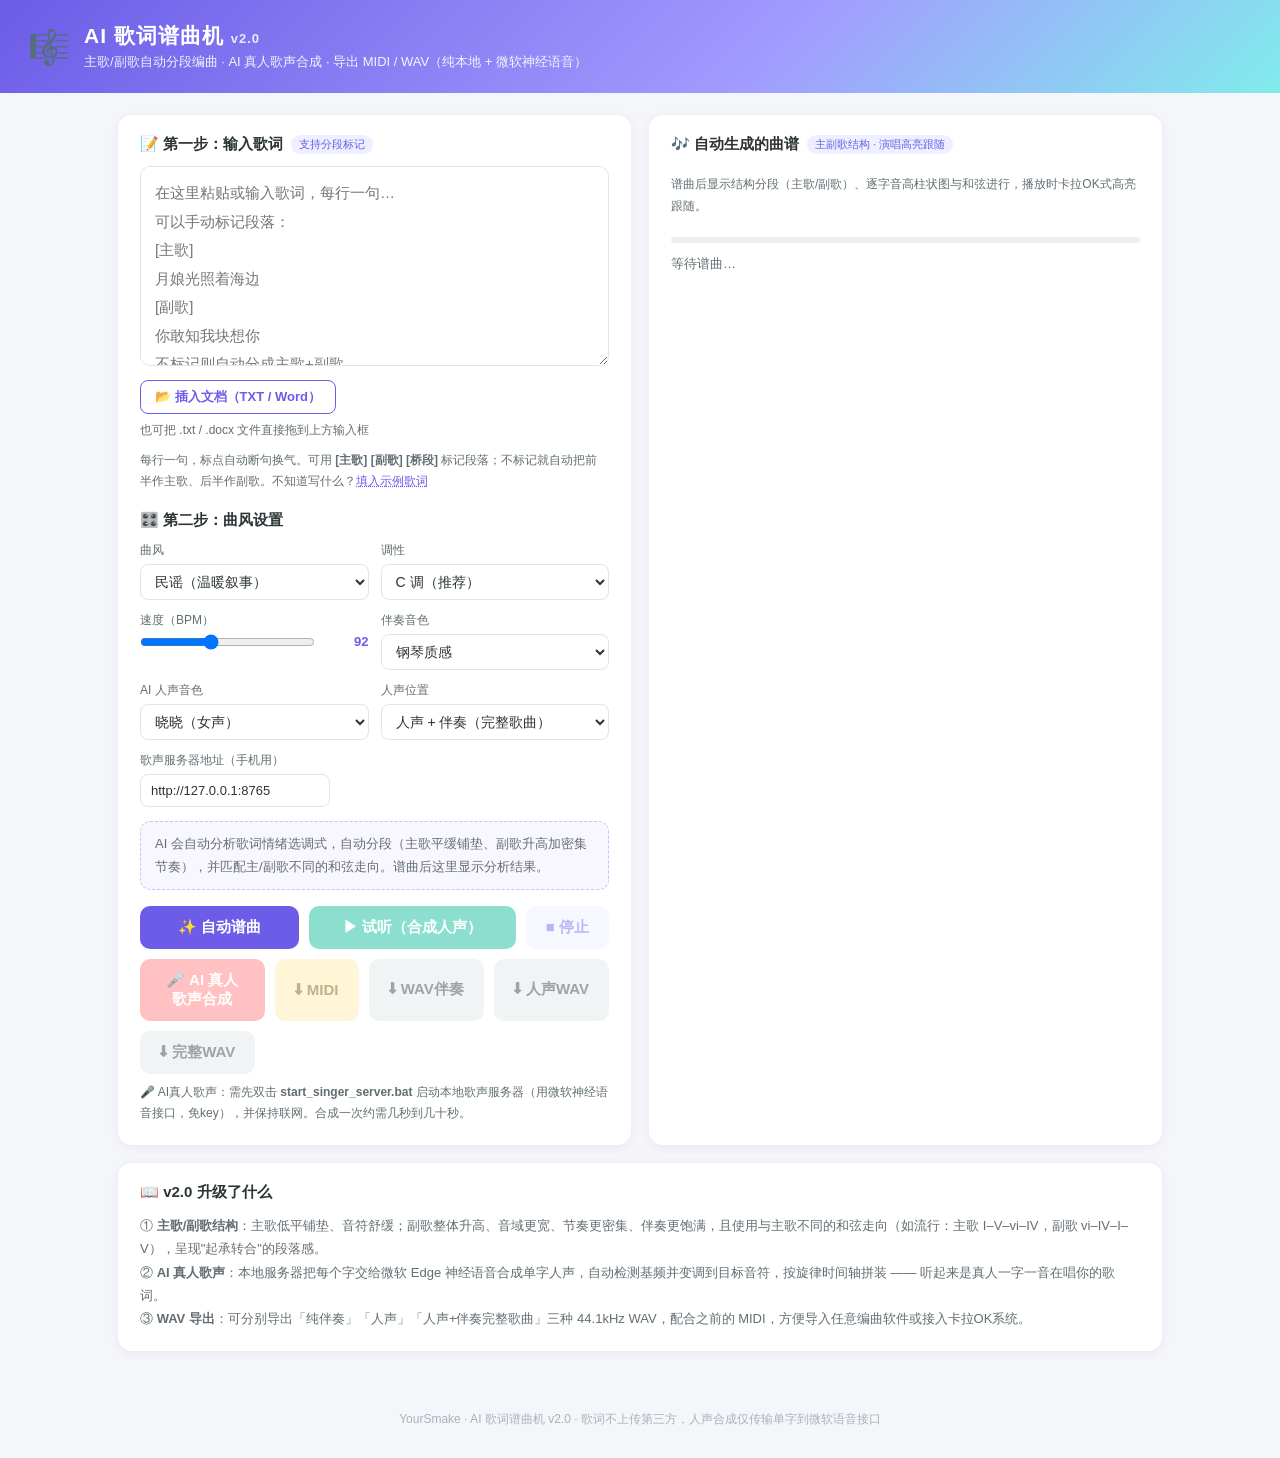
<file: aipuqu/index.html>
<!DOCTYPE html>
<html lang="zh-CN" data-page-node-id="jTIriPcRYsYvw9f9YhijwK">
<head data-page-node-id="hopdq7IN7YMoc37dELnruv">
<meta charset="UTF-8" data-page-node-id="oAm1Ag8iqmLGUmJZkDZqD3">
<meta name="viewport" content="width=device-width, initial-scale=1.0" data-page-node-id="DsZClcXd7yLP9Bxu4acxiz">
<title>AI 歌词谱曲机 v2.0 — 主副歌结构 · AI真人歌声 · WAV导出</title>
<style>
  :root {
    --bg: #f5f6fa;
    --panel: #ffffff;
    --ink: #2d3436;
    --sub: #636e72;
    --accent: #6c5ce7;
    --accent2: #00b894;
    --warm: #fdcb6e;
    --danger: #d63031;
    --line: #e1e4ec;
    --radius: 14px;
  }
  * { margin: 0; padding: 0; box-sizing: border-box; }
  body {
    font-family: "Microsoft YaHei", "PingFang SC", sans-serif;
    background: var(--bg);
    color: var(--ink);
    min-height: 100vh;
  }
  header {
    background: linear-gradient(135deg, #6c5ce7, #a29bfe 60%, #81ecec);
    color: #fff;
    padding: 22px 28px;
    display: flex;
    align-items: center;
    gap: 14px;
  }
  header .logo { font-size: 34px; }
  header h1 { font-size: 21px; font-weight: 700; letter-spacing: 1px; }
  header p { font-size: 13px; opacity: .92; margin-top: 3px; }
  main {
    max-width: 1080px;
    margin: 22px auto 60px;
    padding: 0 18px;
    display: grid;
    grid-template-columns: 1fr 1fr;
    gap: 18px;
  }
  .card {
    background: var(--panel);
    border-radius: var(--radius);
    box-shadow: 0 2px 10px rgba(60,60,100,.07);
    padding: 20px 22px;
  }
  .card h2 {
    font-size: 15px;
    margin-bottom: 12px;
    display: flex;
    align-items: center;
    gap: 8px;
    color: var(--ink);
  }
  .card h2 .tag {
    font-size: 11px;
    background: #eef0ff;
    color: var(--accent);
    padding: 2px 8px;
    border-radius: 20px;
    font-weight: normal;
  }
  textarea {
    width: 100%;
    height: 200px;
    border: 1.5px solid var(--line);
    border-radius: 10px;
    padding: 12px 14px;
    font-size: 15px;
    line-height: 1.9;
    resize: vertical;
    font-family: inherit;
    color: var(--ink);
  }
  textarea:focus { outline: none; border-color: var(--accent); }
  .hint { font-size: 12px; color: var(--sub); margin-top: 8px; line-height: 1.8; }
  .sample { color: var(--accent); cursor: pointer; text-decoration: underline dotted; }
  .btn-mini { background:#fff; color:var(--accent); border:1px solid var(--accent); border-radius:8px; padding:7px 14px; font-size:13px; cursor:pointer; }
  .btn-mini:hover { background:var(--accent); color:#fff; }
  .file-import { display:flex; align-items:center; gap:10px; margin-top:10px; flex-wrap:wrap; }
  .import-msg { font-size:12px; color:var(--sub); }
  .drag-hint { margin-top:6px; }
  textarea.dragover { border-color:var(--accent); background:#f3f0ff; box-shadow:0 0 0 3px rgba(108,92,231,.15); }
  .controls { display: grid; grid-template-columns: 1fr 1fr; gap: 12px; margin-top: 4px; }
  .field label { font-size: 12px; color: var(--sub); display: block; margin-bottom: 5px; }
  select, input[type=range] { width: 100%; }
  select {
    border: 1.5px solid var(--line);
    border-radius: 8px;
    padding: 8px 10px;
    font-size: 14px;
    background: #fff;
    color: var(--ink);
    font-family: inherit;
  }
  .range-row { display: flex; align-items: center; gap: 8px; }
  .range-row output { font-size: 13px; color: var(--accent); min-width: 46px; text-align: right; font-weight: bold; }
  .mood-box {
    margin-top: 14px;
    background: #f8f7ff;
    border: 1px dashed #c7c2f5;
    border-radius: 10px;
    padding: 10px 14px;
    font-size: 13px;
    color: var(--sub);
    line-height: 1.8;
    min-height: 44px;
  }
  .mood-box b { color: var(--accent); }
  .btn-row { display: flex; gap: 10px; margin-top: 16px; flex-wrap: wrap; }
  .btn-row + .btn-row { margin-top: 10px; }
  button {
    border: none;
    border-radius: 10px;
    padding: 12px 20px;
    font-size: 15px;
    font-weight: bold;
    cursor: pointer;
    font-family: inherit;
    transition: transform .1s, opacity .15s;
    display: inline-flex;
    align-items: center;
    gap: 7px;
  }
  button:active { transform: scale(.96); }
  button:disabled { opacity: .45; cursor: not-allowed; }
  .btn-primary { background: var(--accent); color: #fff; flex: 1; justify-content: center; }
  .btn-primary:hover { background: #5a4bd1; }
  .btn-play { background: var(--accent2); color: #fff; flex: 1.4; justify-content: center; }
  .btn-play:hover { background: #00a383; }
  .btn-ghost { background: #eef0ff; color: var(--accent); }
  .btn-midi { background: #ffeaa7; color: #6b5900; }
  .btn-vocal { background: #ff7675; color: #fff; flex: 1; justify-content: center; }
  .btn-vocal:hover { background: #e85e5d; }
  .btn-wav { background: #dfe6e9; color: #2d3436; }
  /* 曲谱区 */
  .score-wrap { overflow-x: auto; padding-bottom: 6px; max-height: 430px; overflow-y: auto; }
  .sec-head {
    display: inline-block;
    font-size: 12px;
    font-weight: bold;
    padding: 3px 12px;
    border-radius: 20px;
    margin: 8px 0 6px;
  }
  .sec-verse  { background: #eef0ff; color: var(--accent); }
  .sec-chorus { background: #fff3c4; color: #b7791f; }
  .sec-bridge { background: #dcf5ee; color: #019267; }
  .lyric-line { margin-bottom: 10px; padding: 4px 6px; }
  .lyric-line.current-line { background: #f4f1ff; border-radius: 8px; }
  .lyric-line .chords {
    font-size: 11px;
    color: var(--accent2);
    font-weight: bold;
    letter-spacing: .5px;
    margin-bottom: 3px;
    white-space: nowrap;
  }
  .note-row { display: flex; align-items: flex-end; gap: 2px; white-space: nowrap; }
  .note-cell {
    display: flex;
    flex-direction: column;
    align-items: center;
    min-width: 22px;
    padding: 2px;
    border-radius: 6px;
    transition: background .15s, box-shadow .15s;
  }
  .note-cell .bar {
    width: 10px;
    border-radius: 4px 4px 2px 2px;
    background: #b2a7f7;
    transition: background .15s;
  }
  .note-cell .chr { font-size: 13px; margin-top: 3px; color: var(--ink); }
  .note-cell.current { background: #fff3c4; box-shadow: 0 0 0 2px var(--warm); }
  .note-cell.current .bar { background: #e17055; }
  .progress-wrap {
    height: 6px;
    background: #edeef3;
    border-radius: 6px;
    margin-top: 14px;
    overflow: hidden;
  }
  .progress-bar {
    height: 100%;
    width: 0%;
    background: linear-gradient(90deg, var(--accent), var(--accent2));
    border-radius: 6px;
    transition: width .1s linear;
  }
  .status { font-size: 13px; color: var(--sub); margin-top: 10px; min-height: 20px; line-height: 1.7; }
  .full { grid-column: 1 / -1; }
  footer { text-align: center; font-size: 12px; color: #aab0bb; padding-bottom: 30px; }
  @media (max-width: 860px) { main { grid-template-columns: 1fr; } }
</style>
<link rel="manifest" href="manifest.json">
<meta name="apple-mobile-web-app-capable" content="yes">
<meta name="mobile-web-app-capable" content="yes">
<meta name="apple-mobile-web-app-status-bar-style" content="black-translucent">
<meta name="apple-mobile-web-app-title" content="AI谱曲">
<link rel="apple-touch-icon" href="apple-touch-icon.png">
<link rel="icon" href="favicon.png">
<meta name="theme-color" content="#6c5ce7">
</head>
<body data-page-node-id="kxe1BgFAImLugEXzDfRJbS">

<header data-page-node-id="G1QnlRcGA5ZMo4LGI0M1E5">
  <div class="logo" data-page-node-id="JmGBwpGWDUyCaOW1ZcLB6b">🎼</div>
  <div data-page-node-id="i93dCvwAz3INCTPnhLM51f">
    <h1 data-page-node-id="rmeHoNrQApmzHRRIEcehGN">AI 歌词谱曲机 <span style="font-size:13px;opacity:.85" data-page-node-id="HWKnQlo6Yaw9zcObNaarTS">v2.0</span></h1>
    <p data-page-node-id="h4qfHP8JLX9Oe9aLCaY5mz">主歌/副歌自动分段编曲 · AI 真人歌声合成 · 导出 MIDI / WAV（纯本地 + 微软神经语音）</p>
  </div>
</header>

<main data-page-node-id="3nsK757sWy8iLjmGeUizsE">
  <!-- 左：输入与设置 -->
  <div class="card" data-page-node-id="akuHDU8hbSlX6biNzWcpFw">
    <h2 data-page-node-id="MTbsdbEEO4MpjN4Z33ePwE">📝 第一步：输入歌词 <span class="tag" data-page-node-id="bGI1iuCsFOREaxcY8oagxJ">支持分段标记</span></h2>
    <textarea id="lyrics" placeholder="在这里粘贴或输入歌词，每行一句…&#10;可以手动标记段落：&#10;[主歌]&#10;月娘光照着海边&#10;[副歌]&#10;你敢知我块想你&#10;不标记则自动分成主歌+副歌"></textarea>
    <div class="file-import">
      <button type="button" class="btn-mini" id="btnImportDoc">📂 插入文档（TXT / Word）</button>
      <input type="file" id="docFile" accept=".txt,.doc,.docx" hidden>
      <span class="import-msg" id="importMsg"></span>
    </div>
    <p class="hint drag-hint">也可把 .txt / .docx 文件直接拖到上方输入框</p>
    <p class="hint" data-page-node-id="YnPpMBTE1fwcDRzkSBjTYC">每行一句，标点自动断句换气。可用 <b data-page-node-id="MFuidq8S2ZMmdWYRQlStbq">[主歌] [副歌] [桥段]</b> 标记段落；不标记就自动把前半作主歌、后半作副歌。不知道写什么？<span class="sample" id="btnSample" data-page-node-id="pgdr1KGAn6NHV4XFAFDyP4">填入示例歌词</span></p>

    <h2 style="margin-top:18px;" data-page-node-id="bisr6eHoUzLMPhnRsxBtSk">🎛️ 第二步：曲风设置</h2>
    <div class="controls" data-page-node-id="0f0CpA88R1bm5XBefz8PK5">
      <div class="field" data-page-node-id="yYmrA0D9ASEDYRYka6wFYQ">
        <label data-page-node-id="3DDW88ldhbYKWy340JFB1D">曲风</label>
        <select id="style" data-page-node-id="cttUnS9nRr8edLSVGnQEFs">
          <option value="folk" data-page-node-id="aomuYEflJyyam0Rna6Nf4h">民谣（温暖叙事）</option>
          <option value="pop" data-page-node-id="OeCiX1uxQE5pfLKmk2NVcn">流行（明快上口）</option>
          <option value="ancient" data-page-node-id="j7aESdkVFEECy5FbHcYtVi">古风（婉转悠扬）</option>
          <option value="children" data-page-node-id="DIeO0PCGHFgROv6wMwyawu">儿歌（简单欢快）</option>
        </select>
      </div>
      <div class="field" data-page-node-id="PdzMRbcO1nlheBFNhcU54f">
        <label data-page-node-id="DzZBcb35FJbIBAHyLaum02">调性</label>
        <select id="key" data-page-node-id="ApLxOayfLqweGSsgRBkSvM">
          <option value="C" data-page-node-id="cCsv7gbJKuldHdKloaVGtz">C 调（推荐）</option>
          <option value="D" data-page-node-id="jhyoVInjqW3rnriRZtGn9K">D 调</option>
          <option value="E" data-page-node-id="uqD34CMPxXeDc9T4AlTzQQ">E 调</option>
          <option value="F" data-page-node-id="bG7nEWklVWQxBraac4oZZ5">F 调</option>
          <option value="G" data-page-node-id="QnvRrS2yInGmfbd0Tix08G">G 调</option>
          <option value="A" data-page-node-id="kWlO10D5Cp1fq4Tw2l8mxK">A 调</option>
        </select>
      </div>
      <div class="field" data-page-node-id="Z9uVitf46Y821yvIVwMEhS">
        <label data-page-node-id="KjXz8v3Ced5ACv5GrwVk2n">速度（BPM）</label>
        <div class="range-row" data-page-node-id="cxGIveeYq9lnduhCBDB8bd">
          <input type="range" id="tempo" min="60" max="140" value="92" data-page-node-id="1B7UegNoMySGGV0bHKsFy7">
          <output id="tempoOut" data-page-node-id="pgQktI2srQi2N8hfMw7Vri">92</output>
        </div>
      </div>
      <div class="field" data-page-node-id="pbIPnJwcjGKXIpu3l0Rvpk">
        <label data-page-node-id="UZGDYhoQA1d588pUuHTSQA">伴奏音色</label>
        <select id="timbre" data-page-node-id="zaOAk5oepkTP19zJ7zbmJq">
          <option value="piano" data-page-node-id="VwWfdAuk16YJfIDJSbpcqd">钢琴质感</option>
          <option value="music" data-page-node-id="suoI17ivy0ZzrdzMDBr8mC">八音盒质感</option>
        </select>
      </div>
      <div class="field" data-page-node-id="IQnLqwiRloFI3x3Vd0iYoL">
        <label data-page-node-id="jhT132Y173LFdhmVPKwLDf">AI 人声音色</label>
        <select id="voice" data-page-node-id="tZZpcaIba75PlrFddBczmD">
          <option value="zh-CN-XiaoxiaoNeural" data-page-node-id="ZpFyRJZze5XPu4yuP5vd9j">晓晓（女声）</option>
          <option value="zh-CN-YunxiNeural" data-page-node-id="zA0Ag6nxvYDPFSFFtTfBO4">云希（男声）</option>
          <option value="zh-CN-XiaoyiNeural" data-page-node-id="MLVMkUOX6KDBSiIZYdwAN2">晓伊（女声·甜）</option>
        </select>
      </div>
      <div class="field" data-page-node-id="aobjdYyxwb6zBGHr5rce4m">
        <label data-page-node-id="nlf8Otc77NE18WxokkLCJq">人声位置</label>
        <select id="vocalMode" data-page-node-id="bGIJqMUbtp2HCIgvB1nEkj">
          <option value="mix" data-page-node-id="paoZTEb7G1ITUWB0n0OiqA">人声 + 伴奏（完整歌曲）</option>
          <option value="a" data-page-node-id="JpKANFHl9SOvm8HNmX0EZX">仅人声</option>
        </select>
      </div>
      <div class="field" data-page-node-id="svr000node">
        <label data-page-node-id="svr000lbl">歌声服务器地址（手机用）</label>
        <input id="serverUrl" type="text" value="http://127.0.0.1:8765" data-page-node-id="svr000inp"
          style="border:1.5px solid var(--line);border-radius:8px;padding:8px 10px;font-size:13px;font-family:inherit;color:var(--ink);">
      </div>
    </div>

    <div class="mood-box" id="moodBox" data-page-node-id="z39Hw8G2Zh14BODqVtRiTI"> AI 会自动分析歌词情绪选调式，自动分段（主歌平缓铺垫、副歌升高加密集节奏），并匹配主/副歌不同的和弦走向。谱曲后这里显示分析结果。</div>

    <div class="btn-row" data-page-node-id="xsZIobswwozMCF98kzlLM3">
      <button class="btn-primary" id="btnCompose" data-page-node-id="z8UGXjIALeFHDApmGqj4R2">✨ 自动谱曲</button>
      <button class="btn-play" id="btnPlay" disabled data-page-node-id="EMY7gWPyFlXmwgASB63Glc">▶ 试听（合成人声）</button>
      <button class="btn-ghost" id="btnStop" disabled data-page-node-id="wHWmMckluRbMTCBmnVYKgu">■ 停止</button>
    </div>
    <div class="btn-row" data-page-node-id="Avz185U6RP7ER8X68a70Hy">
      <button class="btn-vocal" id="btnSing" disabled data-page-node-id="K0Wn7xJzG4eEV4krEtQujz">🎤 AI 真人歌声合成</button>
      <button class="btn-midi" id="btnMidi" disabled data-page-node-id="OkyMHh65juHiHEbkKSqmO5">⬇ MIDI</button>
      <button class="btn-wav" id="btnWav" disabled data-page-node-id="6eZMfFcBJrVxzauoDHmoAm">⬇ WAV伴奏</button>
      <button class="btn-wav" id="btnVocal" disabled data-page-node-id="ZjQDyeECrRzA7GDjnCshC2">⬇ 人声WAV</button>
      <button class="btn-wav" id="btnMix" disabled data-page-node-id="LlkvuUQNZUfN41UZtIrrpn">⬇ 完整WAV</button>
    </div>
    <p class="hint" data-page-node-id="gJwoFprCq5zEEoEPZniESl">🎤 AI真人歌声：需先双击 <b data-page-node-id="BJjwFMjHyKnwTX8FJAPlvH">start_singer_server.bat</b> 启动本地歌声服务器（用微软神经语音接口，免key），并保持联网。合成一次约需几秒到几十秒。</p>
  </div>

  <!-- 右：曲谱展示 -->
  <div class="card" data-page-node-id="TKoV83Ljt1MFAIwY4a0VUE">
    <h2 data-page-node-id="vRPIeFgNkyFOL2fIHBRVEq">🎶 自动生成的曲谱 <span class="tag" data-page-node-id="HR6wrMesAUnEYH1Nw5tBO8">主副歌结构 · 演唱高亮跟随</span></h2>
    <div class="score-wrap" id="score" data-page-node-id="lFtHntQFJ4iUbclY2VnsHU">
      <p class="hint" id="scoreEmpty" data-page-node-id="r0CAvAgRoEhQDRQutbzlF1">谱曲后显示结构分段（主歌/副歌）、逐字音高柱状图与和弦进行，播放时卡拉OK式高亮跟随。</p>
    </div>
    <div class="progress-wrap" data-page-node-id="HQesAPNycBc5046ZpCCQSY"><div class="progress-bar" id="progress" data-page-node-id="EuwKiMMR1BhxFOxYEQcCly"></div></div>
    <p class="status" id="status" data-page-node-id="WfnzDq7oSHawphjGsVFUCI">等待谱曲…</p>
  </div>

  <!-- 说明 -->
  <div class="card full" data-page-node-id="ntspIwwes9JeDAMy8w2c9x">
    <h2 data-page-node-id="GgxnQPmGLASlWofsvEjXqk">📖 v2.0 升级了什么</h2>
    <p class="hint" style="font-size:13px;" data-page-node-id="aiJ5BuEmvnsMONzXWqwgk3">
      ① <b data-page-node-id="kbeTBQ16dEMdLITVyIgBVs">主歌/副歌结构</b>：主歌低平铺垫、音符舒缓；副歌整体升高、音域更宽、节奏更密集、伴奏更饱满，且使用与主歌不同的和弦走向（如流行：主歌 I–V–vi–IV，副歌 vi–IV–I–V），呈现"起承转合"的段落感。<br data-page-node-id="wcUqH7Y7ANDdqTwfqjuXPo">
      ② <b data-page-node-id="hDeGK46QejxJAfUoBlB1EV">AI 真人歌声</b>：本地服务器把每个字交给微软 Edge 神经语音合成单字人声，自动检测基频并变调到目标音符，按旋律时间轴拼装 —— 听起来是真人一字一音在唱你的歌词。<br data-page-node-id="y7O7tBNfblbRx7DmTO7X87">
      ③ <b data-page-node-id="toESBHYngpyhtgjpQPHiHL">WAV 导出</b>：可分别导出「纯伴奏」「人声」「人声+伴奏完整歌曲」三种 44.1kHz WAV，配合之前的 MIDI，方便导入任意编曲软件或接入卡拉OK系统。
    </p>
  </div>
</main>

<footer data-page-node-id="ziBqG9CAItfLrNAlePMoJH">YourSmake · AI 歌词谱曲机 v2.0 · 歌词不上传第三方，人声合成仅传输单字到微软语音接口</footer>

<script>
/* fflate (bundled, offline docx unzip) */
!function(f){typeof module!='undefined'&&typeof exports=='object'?module.exports=f():typeof define!='undefined'&&define.amd?define(f):(typeof self!='undefined'?self:this).fflate=f()}(function(){var _e={};"use strict";var t=(typeof module!='undefined'&&typeof exports=='object'?function(_f){"use strict";var e,t=";var __w=require('worker_threads');__w.parentPort.on('message',function(m){onmessage({data:m})}),postMessage=function(m,t){__w.parentPort.postMessage(m,t)},close=process.exit;self=global";try{e=require("worker_threads").Worker}catch(e){}exports.default=e?function(r,n,o,a,s){var u=!1,i=new e(r+t,{eval:!0}).on("error",(function(e){return s(e,null)})).on("message",(function(e){return s(null,e)})).on("exit",(function(e){e&&!u&&s(Error("exited with code "+e),null)}));return i.postMessage(o,a),i.terminate=function(){return u=!0,e.prototype.terminate.call(i)},i}:function(e,t,r,n,o){setImmediate((function(){return o(Error("async operations unsupported - update to Node 12+ (or Node 10-11 with the --experimental-worker CLI flag)"),null)}));var a=function(){};return{terminate:a,postMessage:a}};return _f}:function(_f){"use strict";var e={};_f.default=function(r,t,s,a,n){var o=new Worker(e[t]||(e[t]=URL.createObjectURL(new Blob([r+';addEventListener("error",function(e){e=e.error;postMessage({$e$:[e.message,e.code,e.stack]})})'],{type:"text/javascript"}))));return o.onmessage=function(e){var r=e.data,t=r.$e$;if(t){var s=Error(t[0]);s.code=t[1],s.stack=t[2],n(s,null)}else n(null,r)},o.postMessage(s,a),o};return _f})({}),n=Uint8Array,r=Uint16Array,e=Int32Array,i=new n([0,0,0,0,0,0,0,0,1,1,1,1,2,2,2,2,3,3,3,3,4,4,4,4,5,5,5,5,0,0,0,0]),o=new n([0,0,0,0,1,1,2,2,3,3,4,4,5,5,6,6,7,7,8,8,9,9,10,10,11,11,12,12,13,13,0,0]),s=new n([16,17,18,0,8,7,9,6,10,5,11,4,12,3,13,2,14,1,15]),a=function(t,n){for(var i=new r(31),o=0;o<31;++o)i[o]=n+=1<<t[o-1];var s=new e(i[30]);for(o=1;o<30;++o)for(var a=i[o];a<i[o+1];++a)s[a]=a-i[o]<<5|o;return{b:i,r:s}},u=a(i,2),h=u.b,f=u.r;h[28]=258,f[258]=28;for(var l=a(o,0),c=l.b,p=l.r,v=new r(32768),d=0;d<32768;++d){var g=(43690&d)>>1|(21845&d)<<1;v[d]=((65280&(g=(61680&(g=(52428&g)>>2|(13107&g)<<2))>>4|(3855&g)<<4))>>8|(255&g)<<8)>>1}var y=function(t,n,e){for(var i=t.length,o=0,s=new r(n);o<i;++o)t[o]&&++s[t[o]-1];var a,u=new r(n);for(o=1;o<n;++o)u[o]=u[o-1]+s[o-1]<<1;if(e){a=new r(1<<n);var h=15-n;for(o=0;o<i;++o)if(t[o])for(var f=o<<4|t[o],l=n-t[o],c=u[t[o]-1]++<<l,p=c|(1<<l)-1;c<=p;++c)a[v[c]>>h]=f}else for(a=new r(i),o=0;o<i;++o)t[o]&&(a[o]=v[u[t[o]-1]++]>>15-t[o]);return a},m=new n(288);for(d=0;d<144;++d)m[d]=8;for(d=144;d<256;++d)m[d]=9;for(d=256;d<280;++d)m[d]=7;for(d=280;d<288;++d)m[d]=8;var b=new n(32);for(d=0;d<32;++d)b[d]=5;var w=y(m,9,0),x=y(m,9,1),z=y(b,5,0),k=y(b,5,1),M=function(t){for(var n=t[0],r=1;r<t.length;++r)t[r]>n&&(n=t[r]);return n},S=function(t,n,r){var e=n/8|0;return(t[e]|t[e+1]<<8)>>(7&n)&r},A=function(t,n){var r=n/8|0;return(t[r]|t[r+1]<<8|t[r+2]<<16)>>(7&n)},T=function(t){return(t+7)/8|0},D=function(t,r,e){return(null==r||r<0)&&(r=0),(null==e||e>t.length)&&(e=t.length),new n(t.subarray(r,e))};_e.FlateErrorCode={UnexpectedEOF:0,InvalidBlockType:1,InvalidLengthLiteral:2,InvalidDistance:3,StreamFinished:4,NoStreamHandler:5,InvalidHeader:6,NoCallback:7,InvalidUTF8:8,ExtraFieldTooLong:9,InvalidDate:10,FilenameTooLong:11,StreamFinishing:12,InvalidZipData:13,UnknownCompressionMethod:14};var C=["unexpected EOF","invalid block type","invalid length/literal","invalid distance","stream finished","no stream handler",,"no callback","invalid UTF-8 data","extra field too long","date not in range 1980-2099","filename too long","stream finishing","invalid zip data"],I=function(t,n,r){var e=Error(n||C[t]);if(e.code=t,Error.captureStackTrace&&Error.captureStackTrace(e,I),!r)throw e;return e},U=function(t,r,e,a){var u=t.length,f=a?a.length:0;if(!u||r.f&&!r.l)return e||new n(0);var l=!e,p=l||2!=r.i,v=r.i;l&&(e=new n(3*u));var d=function(t){var r=e.length;if(t>r){var i=new n(Math.max(2*r,t));i.set(e),e=i}},g=r.f||0,m=r.p||0,b=r.b||0,w=r.l,z=r.d,C=r.m,U=r.n,F=8*u;do{if(!w){g=S(t,m,1);var E=S(t,m+1,3);if(m+=3,!E){var Z=t[(J=T(m)+4)-4]|t[J-3]<<8,q=J+Z;if(q>u){v&&I(0);break}p&&d(b+Z),e.set(t.subarray(J,q),b),r.b=b+=Z,r.p=m=8*q,r.f=g;continue}if(1==E)w=x,z=k,C=9,U=5;else if(2==E){var O=S(t,m,31)+257,G=S(t,m+10,15)+4,L=O+S(t,m+5,31)+1;m+=14;for(var H=new n(L),j=new n(19),N=0;N<G;++N)j[s[N]]=S(t,m+3*N,7);m+=3*G;var P=M(j),B=(1<<P)-1,Y=y(j,P,1);for(N=0;N<L;){var J,K=Y[S(t,m,B)];if(m+=15&K,(J=K>>4)<16)H[N++]=J;else{var Q=0,R=0;for(16==J?(R=3+S(t,m,3),m+=2,Q=H[N-1]):17==J?(R=3+S(t,m,7),m+=3):18==J&&(R=11+S(t,m,127),m+=7);R--;)H[N++]=Q}}var V=H.subarray(0,O),W=H.subarray(O);C=M(V),U=M(W),w=y(V,C,1),z=y(W,U,1)}else I(1);if(m>F){v&&I(0);break}}p&&d(b+131072);for(var X=(1<<C)-1,$=(1<<U)-1,_=m;;_=m){var tt=(Q=w[A(t,m)&X])>>4;if((m+=15&Q)>F){v&&I(0);break}if(Q||I(2),tt<256)e[b++]=tt;else{if(256==tt){_=m,w=null;break}var nt=tt-254;tt>264&&(nt=S(t,m,(1<<(it=i[N=tt-257]))-1)+h[N],m+=it);var rt=z[A(t,m)&$],et=rt>>4;if(rt||I(3),m+=15&rt,W=c[et],et>3){var it=o[et];W+=A(t,m)&(1<<it)-1,m+=it}if(m>F){v&&I(0);break}p&&d(b+131072);var ot=b+nt;if(b<W){var st=f-W,at=Math.min(W,ot);for(st+b<0&&I(3);b<at;++b)e[b]=a[st+b]}for(;b<ot;++b)e[b]=e[b-W]}}r.l=w,r.p=_,r.b=b,r.f=g,w&&(g=1,r.m=C,r.d=z,r.n=U)}while(!g);return b!=e.length&&l?D(e,0,b):e.subarray(0,b)},F=function(t,n,r){var e=n/8|0;t[e]|=r<<=7&n,t[e+1]|=r>>8},E=function(t,n,r){var e=n/8|0;t[e]|=r<<=7&n,t[e+1]|=r>>8,t[e+2]|=r>>16},Z=function(t,e){for(var i=[],o=0;o<t.length;++o)t[o]&&i.push({s:o,f:t[o]});var s=i.length,a=i.slice();if(!s)return{t:N,l:0};if(1==s){var u=new n(i[0].s+1);return u[i[0].s]=1,{t:u,l:1}}i.sort((function(t,n){return t.f-n.f})),i.push({s:-1,f:25001});var h=i[0],f=i[1],l=0,c=1,p=2;for(i[0]={s:-1,f:h.f+f.f,l:h,r:f};c!=s-1;)h=i[i[l].f<i[p].f?l++:p++],f=i[l!=c&&i[l].f<i[p].f?l++:p++],i[c++]={s:-1,f:h.f+f.f,l:h,r:f};var v=a[0].s;for(o=1;o<s;++o)a[o].s>v&&(v=a[o].s);var d=new r(v+1),g=q(i[c-1],d,0);if(g>e){o=0;var y=0,m=g-e,b=1<<m;for(a.sort((function(t,n){return d[n.s]-d[t.s]||t.f-n.f}));o<s;++o){var w=a[o].s;if(!(d[w]>e))break;y+=b-(1<<g-d[w]),d[w]=e}for(y>>=m;y>0;){var x=a[o].s;d[x]<e?y-=1<<e-d[x]++-1:++o}for(;o>=0&&y;--o){var z=a[o].s;d[z]==e&&(--d[z],++y)}g=e}return{t:new n(d),l:g}},q=function(t,n,r){return-1==t.s?Math.max(q(t.l,n,r+1),q(t.r,n,r+1)):n[t.s]=r},O=function(t){for(var n=t.length;n&&!t[--n];);for(var e=new r(++n),i=0,o=t[0],s=1,a=function(t){e[i++]=t},u=1;u<=n;++u)if(t[u]==o&&u!=n)++s;else{if(!o&&s>2){for(;s>138;s-=138)a(32754);s>2&&(a(s>10?s-11<<5|28690:s-3<<5|12305),s=0)}else if(s>3){for(a(o),--s;s>6;s-=6)a(8304);s>2&&(a(s-3<<5|8208),s=0)}for(;s--;)a(o);s=1,o=t[u]}return{c:e.subarray(0,i),n:n}},G=function(t,n){for(var r=0,e=0;e<n.length;++e)r+=t[e]*n[e];return r},L=function(t,n,r){var e=r.length,i=T(n+2);t[i]=255&e,t[i+1]=e>>8,t[i+2]=255^t[i],t[i+3]=255^t[i+1];for(var o=0;o<e;++o)t[i+o+4]=r[o];return 8*(i+4+e)},H=function(t,n,e,a,u,h,f,l,c,p,v){F(n,v++,e),++u[256];for(var d=Z(u,15),g=d.t,x=d.l,k=Z(h,15),M=k.t,S=k.l,A=O(g),T=A.c,D=A.n,C=O(M),I=C.c,U=C.n,q=new r(19),H=0;H<T.length;++H)++q[31&T[H]];for(H=0;H<I.length;++H)++q[31&I[H]];for(var j=Z(q,7),N=j.t,P=j.l,B=19;B>4&&!N[s[B-1]];--B);var Y,J,K,Q,R=p+5<<3,V=G(u,m)+G(h,b)+f,W=G(u,g)+G(h,M)+f+14+3*B+G(q,N)+2*q[16]+3*q[17]+7*q[18];if(c>=0&&R<=V&&R<=W)return L(n,v,t.subarray(c,c+p));if(F(n,v,1+(W<V)),v+=2,W<V){Y=y(g,x,0),J=g,K=y(M,S,0),Q=M;var X=y(N,P,0);for(F(n,v,D-257),F(n,v+5,U-1),F(n,v+10,B-4),v+=14,H=0;H<B;++H)F(n,v+3*H,N[s[H]]);v+=3*B;for(var $=[T,I],_=0;_<2;++_){var tt=$[_];for(H=0;H<tt.length;++H)F(n,v,X[rt=31&tt[H]]),v+=N[rt],rt>15&&(F(n,v,tt[H]>>5&127),v+=tt[H]>>12)}}else Y=w,J=m,K=z,Q=b;for(H=0;H<l;++H){var nt=a[H];if(nt>255){var rt;E(n,v,Y[257+(rt=nt>>18&31)]),v+=J[rt+257],rt>7&&(F(n,v,nt>>23&31),v+=i[rt]);var et=31&nt;E(n,v,K[et]),v+=Q[et],et>3&&(E(n,v,nt>>5&8191),v+=o[et])}else E(n,v,Y[nt]),v+=J[nt]}return E(n,v,Y[256]),v+J[256]},j=new e([65540,131080,131088,131104,262176,1048704,1048832,2114560,2117632]),N=new n(0),P=function(t,s,a,u,h,l){var c=l.z||t.length,v=new n(u+c+5*(1+Math.ceil(c/7e3))+h),d=v.subarray(u,v.length-h),g=l.l,y=7&(l.r||0);if(s){y&&(d[0]=l.r>>3);for(var m=j[s-1],b=m>>13,w=8191&m,x=(1<<a)-1,z=l.p||new r(32768),k=l.h||new r(x+1),M=Math.ceil(a/3),S=2*M,A=function(n){return(t[n]^t[n+1]<<M^t[n+2]<<S)&x},C=new e(25e3),I=new r(288),U=new r(32),F=0,E=0,Z=l.i||0,q=0,O=l.w||0,G=0;Z+2<c;++Z){var N=A(Z),P=32767&Z,B=k[N];if(z[P]=B,k[N]=P,O<=Z){var Y=c-Z;if((F>7e3||q>24576)&&(Y>423||!g)){y=H(t,d,0,C,I,U,E,q,G,Z-G,y),q=F=E=0,G=Z;for(var J=0;J<286;++J)I[J]=0;for(J=0;J<30;++J)U[J]=0}var K=2,Q=0,R=w,V=P-B&32767;if(Y>2&&N==A(Z-V))for(var W=Math.min(b,Y)-1,X=Math.min(32767,Z),$=Math.min(258,Y);V<=X&&--R&&P!=B;){if(t[Z+K]==t[Z+K-V]){for(var _=0;_<$&&t[Z+_]==t[Z+_-V];++_);if(_>K){if(K=_,Q=V,_>W)break;var tt=Math.min(V,_-2),nt=0;for(J=0;J<tt;++J){var rt=Z-V+J&32767,et=rt-z[rt]&32767;et>nt&&(nt=et,B=rt)}}}V+=(P=B)-(B=z[P])&32767}if(Q){C[q++]=268435456|f[K]<<18|p[Q];var it=31&f[K],ot=31&p[Q];E+=i[it]+o[ot],++I[257+it],++U[ot],O=Z+K,++F}else C[q++]=t[Z],++I[t[Z]]}}for(Z=Math.max(Z,O);Z<c;++Z)C[q++]=t[Z],++I[t[Z]];y=H(t,d,g,C,I,U,E,q,G,Z-G,y),g||(l.r=7&y|d[y/8|0]<<3,y-=7,l.h=k,l.p=z,l.i=Z,l.w=O)}else{for(Z=l.w||0;Z<c+g;Z+=65535){var st=Z+65535;st>=c&&(d[y/8|0]=g,st=c),y=L(d,y+1,t.subarray(Z,st))}l.i=c}return D(v,0,u+T(y)+h)},B=function(){for(var t=new Int32Array(256),n=0;n<256;++n){for(var r=n,e=9;--e;)r=(1&r&&-306674912)^r>>>1;t[n]=r}return t}(),Y=function(){var t=-1;return{p:function(n){for(var r=t,e=0;e<n.length;++e)r=B[255&r^n[e]]^r>>>8;t=r},d:function(){return~t}}},J=function(){var t=1,n=0;return{p:function(r){for(var e=t,i=n,o=0|r.length,s=0;s!=o;){for(var a=Math.min(s+2655,o);s<a;++s)i+=e+=r[s];e=(65535&e)+15*(e>>16),i=(65535&i)+15*(i>>16)}t=e,n=i},d:function(){return(255&(t%=65521))<<24|(65280&t)<<8|(255&(n%=65521))<<8|n>>8}}},K=function(t,r,e,i,o){if(!o&&(o={l:1},r.dictionary)){var s=r.dictionary.subarray(-32768),a=new n(s.length+t.length);a.set(s),a.set(t,s.length),t=a,o.w=s.length}return P(t,null==r.level?6:r.level,null==r.mem?o.l?Math.ceil(1.5*Math.max(8,Math.min(13,Math.log(t.length)))):20:12+r.mem,e,i,o)},Q=function(t,n){var r={};for(var e in t)r[e]=t[e];for(var e in n)r[e]=n[e];return r},R=function(t,n,r){for(var e=t(),i=""+t,o=i.slice(i.indexOf("[")+1,i.lastIndexOf("]")).replace(/\s+/g,"").split(","),s=0;s<e.length;++s){var a=e[s],u=o[s];if("function"==typeof a){n+=";"+u+"=";var h=""+a;if(a.prototype)if(-1!=h.indexOf("[native code]")){var f=h.indexOf(" ",8)+1;n+=h.slice(f,h.indexOf("(",f))}else for(var l in n+=h,a.prototype)n+=";"+u+".prototype."+l+"="+a.prototype[l];else n+=h}else r[u]=a}return n},V=[],W=function(t){var n=[];for(var r in t)t[r].buffer&&n.push((t[r]=new t[r].constructor(t[r])).buffer);return n},X=function(n,r,e,i){if(!V[e]){for(var o="",s={},a=n.length-1,u=0;u<a;++u)o=R(n[u],o,s);V[e]={c:R(n[a],o,s),e:s}}var h=Q({},V[e].e);return(0,t.default)(V[e].c+";onmessage=function(e){for(var k in e.data)self[k]=e.data[k];onmessage="+r+"}",e,h,W(h),i)},$=function(){return[n,r,e,i,o,s,h,c,x,k,v,C,y,M,S,A,T,D,I,U,Tt,it,ot]},_=function(){return[n,r,e,i,o,s,f,p,w,m,z,b,v,j,N,y,F,E,Z,q,O,G,L,H,T,D,P,K,kt,it]},tt=function(){return[pt,gt,ct,Y,B]},nt=function(){return[vt,dt]},rt=function(){return[yt,ct,J]},et=function(){return[mt]},it=function(t){return postMessage(t,[t.buffer])},ot=function(t){return t&&{out:t.size&&new n(t.size),dictionary:t.dictionary}},st=function(t,n,r,e,i,o){var s=X(r,e,i,(function(t,n){s.terminate(),o(t,n)}));return s.postMessage([t,n],n.consume?[t.buffer]:[]),function(){s.terminate()}},at=function(t){return t.ondata=function(t,n){return postMessage([t,n],[t.buffer])},function(n){n.data.length?(t.push(n.data[0],n.data[1]),postMessage([n.data[0].length])):t.flush()}},ut=function(t,n,r,e,i,o,s){var a,u=X(t,e,i,(function(t,r){t?(u.terminate(),n.ondata.call(n,t)):Array.isArray(r)?1==r.length?(n.queuedSize-=r[0],n.ondrain&&n.ondrain(r[0])):(r[1]&&u.terminate(),n.ondata.call(n,t,r[0],r[1])):s(r)}));u.postMessage(r),n.queuedSize=0,n.push=function(t,r){n.ondata||I(5),a&&n.ondata(I(4,0,1),null,!!r),n.queuedSize+=t.length,u.postMessage([t,a=r],[t.buffer])},n.terminate=function(){u.terminate()},o&&(n.flush=function(){u.postMessage([])})},ht=function(t,n){return t[n]|t[n+1]<<8},ft=function(t,n){return(t[n]|t[n+1]<<8|t[n+2]<<16|t[n+3]<<24)>>>0},lt=function(t,n){return ft(t,n)+4294967296*ft(t,n+4)},ct=function(t,n,r){for(;r;++n)t[n]=r,r>>>=8},pt=function(t,n){var r=n.filename;if(t[0]=31,t[1]=139,t[2]=8,t[8]=n.level<2?4:9==n.level?2:0,t[9]=3,0!=n.mtime&&ct(t,4,Math.floor(new Date(n.mtime||Date.now())/1e3)),r){t[3]=8;for(var e=0;e<=r.length;++e)t[e+10]=r.charCodeAt(e)}},vt=function(t){31==t[0]&&139==t[1]&&8==t[2]||I(6,"invalid gzip data");var n=t[3],r=10;4&n&&(r+=2+(t[10]|t[11]<<8));for(var e=(n>>3&1)+(n>>4&1);e>0;e-=!t[r++]);return r+(2&n)},dt=function(t){var n=t.length;return(t[n-4]|t[n-3]<<8|t[n-2]<<16|t[n-1]<<24)>>>0},gt=function(t){return 10+(t.filename?t.filename.length+1:0)},yt=function(t,n){var r=n.level,e=0==r?0:r<6?1:9==r?3:2;if(t[0]=120,t[1]=e<<6|(n.dictionary&&32),t[1]|=31-(t[0]<<8|t[1])%31,n.dictionary){var i=J();i.p(n.dictionary),ct(t,2,i.d())}},mt=function(t,n){return(8!=(15&t[0])||t[0]>>4>7||(t[0]<<8|t[1])%31)&&I(6,"invalid zlib data"),(t[1]>>5&1)==+!n&&I(6,"invalid zlib data: "+(32&t[1]?"need":"unexpected")+" dictionary"),2+(t[1]>>3&4)};function bt(t,n){return"function"==typeof t&&(n=t,t={}),this.ondata=n,t}var wt=function(){function t(t,r){if("function"==typeof t&&(r=t,t={}),this.ondata=r,this.o=t||{},this.s={l:0,i:32768,w:32768,z:32768},this.b=new n(98304),this.o.dictionary){var e=this.o.dictionary.subarray(-32768);this.b.set(e,32768-e.length),this.s.i=32768-e.length}}return t.prototype.p=function(t,n){this.ondata(K(t,this.o,0,0,this.s),n)},t.prototype.push=function(t,r){this.ondata||I(5),this.s.l&&I(4);var e=t.length+this.s.z;if(e>this.b.length){if(e>2*this.b.length-32768){var i=new n(-32768&e);i.set(this.b.subarray(0,this.s.z)),this.b=i}var o=this.b.length-this.s.z;this.b.set(t.subarray(0,o),this.s.z),this.s.z=this.b.length,this.p(this.b,!1),this.b.set(this.b.subarray(-32768)),this.b.set(t.subarray(o),32768),this.s.z=t.length-o+32768,this.s.i=32766,this.s.w=32768}else this.b.set(t,this.s.z),this.s.z+=t.length;this.s.l=1&r,(this.s.z>this.s.w+8191||r)&&(this.p(this.b,r||!1),this.s.w=this.s.i,this.s.i-=2)},t.prototype.flush=function(){this.ondata||I(5),this.s.l&&I(4),this.p(this.b,!1),this.s.w=this.s.i,this.s.i-=2},t}();_e.Deflate=wt;var xt=function(){return function(t,n){ut([_,function(){return[at,wt]}],this,bt.call(this,t,n),(function(t){var n=new wt(t.data);onmessage=at(n)}),6,1)}}();function zt(t,n,r){return r||(r=n,n={}),"function"!=typeof r&&I(7),st(t,n,[_],(function(t){return it(kt(t.data[0],t.data[1]))}),0,r)}function kt(t,n){return K(t,n||{},0,0)}_e.AsyncDeflate=xt,_e.deflate=zt,_e.deflateSync=kt;var Mt=function(){function t(t,r){"function"==typeof t&&(r=t,t={}),this.ondata=r;var e=t&&t.dictionary&&t.dictionary.subarray(-32768);this.s={i:0,b:e?e.length:0},this.o=new n(32768),this.p=new n(0),e&&this.o.set(e)}return t.prototype.e=function(t){if(this.ondata||I(5),this.d&&I(4),this.p.length){if(t.length){var r=new n(this.p.length+t.length);r.set(this.p),r.set(t,this.p.length),this.p=r}}else this.p=t},t.prototype.c=function(t){this.s.i=+(this.d=t||!1);var n=this.s.b,r=U(this.p,this.s,this.o);this.ondata(D(r,n,this.s.b),this.d),this.o=D(r,this.s.b-32768),this.s.b=this.o.length,this.p=D(this.p,this.s.p/8|0),this.s.p&=7},t.prototype.push=function(t,n){this.e(t),this.c(n)},t}();_e.Inflate=Mt;var St=function(){return function(t,n){ut([$,function(){return[at,Mt]}],this,bt.call(this,t,n),(function(t){var n=new Mt(t.data);onmessage=at(n)}),7,0)}}();function At(t,n,r){return r||(r=n,n={}),"function"!=typeof r&&I(7),st(t,n,[$],(function(t){return it(Tt(t.data[0],ot(t.data[1])))}),1,r)}function Tt(t,n){return U(t,{i:2},n&&n.out,n&&n.dictionary)}_e.AsyncInflate=St,_e.inflate=At,_e.inflateSync=Tt;var Dt=function(){function t(t,n){this.c=Y(),this.l=0,this.v=1,wt.call(this,t,n)}return t.prototype.push=function(t,n){this.c.p(t),this.l+=t.length,wt.prototype.push.call(this,t,n)},t.prototype.p=function(t,n){var r=K(t,this.o,this.v&&gt(this.o),n&&8,this.s);this.v&&(pt(r,this.o),this.v=0),n&&(ct(r,r.length-8,this.c.d()),ct(r,r.length-4,this.l)),this.ondata(r,n)},t.prototype.flush=function(){wt.prototype.flush.call(this)},t}();_e.Gzip=Dt,_e.Compress=Dt;var Ct=function(){return function(t,n){ut([_,tt,function(){return[at,wt,Dt]}],this,bt.call(this,t,n),(function(t){var n=new Dt(t.data);onmessage=at(n)}),8,1)}}();function It(t,n,r){return r||(r=n,n={}),"function"!=typeof r&&I(7),st(t,n,[_,tt,function(){return[Ut]}],(function(t){return it(Ut(t.data[0],t.data[1]))}),2,r)}function Ut(t,n){n||(n={});var r=Y(),e=t.length;r.p(t);var i=K(t,n,gt(n),8),o=i.length;return pt(i,n),ct(i,o-8,r.d()),ct(i,o-4,e),i}_e.AsyncGzip=Ct,_e.AsyncCompress=Ct,_e.gzip=It,_e.compress=It,_e.gzipSync=Ut,_e.compressSync=Ut;var Ft=function(){function t(t,n){this.v=1,this.r=0,Mt.call(this,t,n)}return t.prototype.push=function(t,r){if(Mt.prototype.e.call(this,t),this.r+=t.length,this.v){var e=this.p.subarray(this.v-1),i=e.length>3?vt(e):4;if(i>e.length){if(!r)return}else this.v>1&&this.onmember&&this.onmember(this.r-e.length);this.p=e.subarray(i),this.v=0}Mt.prototype.c.call(this,r),!this.s.f||this.s.l||r||(this.v=T(this.s.p)+9,this.s={i:0},this.o=new n(0),this.push(new n(0),r))},t}();_e.Gunzip=Ft;var Et=function(){return function(t,n){var r=this;ut([$,nt,function(){return[at,Mt,Ft]}],this,bt.call(this,t,n),(function(t){var n=new Ft(t.data);n.onmember=function(t){return postMessage(t)},onmessage=at(n)}),9,0,(function(t){return r.onmember&&r.onmember(t)}))}}();function Zt(t,n,r){return r||(r=n,n={}),"function"!=typeof r&&I(7),st(t,n,[$,nt,function(){return[qt]}],(function(t){return it(qt(t.data[0],t.data[1]))}),3,r)}function qt(t,r){var e=vt(t);return e+8>t.length&&I(6,"invalid gzip data"),U(t.subarray(e,-8),{i:2},r&&r.out||new n(dt(t)),r&&r.dictionary)}_e.AsyncGunzip=Et,_e.gunzip=Zt,_e.gunzipSync=qt;var Ot=function(){function t(t,n){this.c=J(),this.v=1,wt.call(this,t,n)}return t.prototype.push=function(t,n){this.c.p(t),wt.prototype.push.call(this,t,n)},t.prototype.p=function(t,n){var r=K(t,this.o,this.v&&(this.o.dictionary?6:2),n&&4,this.s);this.v&&(yt(r,this.o),this.v=0),n&&ct(r,r.length-4,this.c.d()),this.ondata(r,n)},t.prototype.flush=function(){wt.prototype.flush.call(this)},t}();_e.Zlib=Ot;var Gt=function(){return function(t,n){ut([_,rt,function(){return[at,wt,Ot]}],this,bt.call(this,t,n),(function(t){var n=new Ot(t.data);onmessage=at(n)}),10,1)}}();function Lt(t,n,r){return r||(r=n,n={}),"function"!=typeof r&&I(7),st(t,n,[_,rt,function(){return[Ht]}],(function(t){return it(Ht(t.data[0],t.data[1]))}),4,r)}function Ht(t,n){n||(n={});var r=J();r.p(t);var e=K(t,n,n.dictionary?6:2,4);return yt(e,n),ct(e,e.length-4,r.d()),e}_e.AsyncZlib=Gt,_e.zlib=Lt,_e.zlibSync=Ht;var jt=function(){function t(t,n){Mt.call(this,t,n),this.v=t&&t.dictionary?2:1}return t.prototype.push=function(t,n){if(Mt.prototype.e.call(this,t),this.v){if(this.p.length<6&&!n)return;this.p=this.p.subarray(mt(this.p,this.v-1)),this.v=0}n&&(this.p.length<4&&I(6,"invalid zlib data"),this.p=this.p.subarray(0,-4)),Mt.prototype.c.call(this,n)},t}();_e.Unzlib=jt;var Nt=function(){return function(t,n){ut([$,et,function(){return[at,Mt,jt]}],this,bt.call(this,t,n),(function(t){var n=new jt(t.data);onmessage=at(n)}),11,0)}}();function Pt(t,n,r){return r||(r=n,n={}),"function"!=typeof r&&I(7),st(t,n,[$,et,function(){return[Bt]}],(function(t){return it(Bt(t.data[0],ot(t.data[1])))}),5,r)}function Bt(t,n){return U(t.subarray(mt(t,n&&n.dictionary),-4),{i:2},n&&n.out,n&&n.dictionary)}_e.AsyncUnzlib=Nt,_e.unzlib=Pt,_e.unzlibSync=Bt;var Yt=function(){function t(t,n){this.o=bt.call(this,t,n)||{},this.G=Ft,this.I=Mt,this.Z=jt}return t.prototype.i=function(){var t=this;this.s.ondata=function(n,r){t.ondata(n,r)}},t.prototype.push=function(t,r){if(this.ondata||I(5),this.s)this.s.push(t,r);else{if(this.p&&this.p.length){var e=new n(this.p.length+t.length);e.set(this.p),e.set(t,this.p.length)}else this.p=t;this.p.length>2&&(this.s=31==this.p[0]&&139==this.p[1]&&8==this.p[2]?new this.G(this.o):8!=(15&this.p[0])||this.p[0]>>4>7||(this.p[0]<<8|this.p[1])%31?new this.I(this.o):new this.Z(this.o),this.i(),this.s.push(this.p,r),this.p=null)}},t}();_e.Decompress=Yt;var Jt=function(){function t(t,n){Yt.call(this,t,n),this.queuedSize=0,this.G=Et,this.I=St,this.Z=Nt}return t.prototype.i=function(){var t=this;this.s.ondata=function(n,r,e){t.ondata(n,r,e)},this.s.ondrain=function(n){t.queuedSize-=n,t.ondrain&&t.ondrain(n)}},t.prototype.push=function(t,n){this.queuedSize+=t.length,Yt.prototype.push.call(this,t,n)},t}();function Kt(t,n,r){return r||(r=n,n={}),"function"!=typeof r&&I(7),31==t[0]&&139==t[1]&&8==t[2]?Zt(t,n,r):8!=(15&t[0])||t[0]>>4>7||(t[0]<<8|t[1])%31?At(t,n,r):Pt(t,n,r)}function Qt(t,n){return 31==t[0]&&139==t[1]&&8==t[2]?qt(t,n):8!=(15&t[0])||t[0]>>4>7||(t[0]<<8|t[1])%31?Tt(t,n):Bt(t,n)}_e.AsyncDecompress=Jt,_e.decompress=Kt,_e.decompressSync=Qt;var Rt=function(t,r,e,i){for(var o in t){var s=t[o],a=r+o,u=i;Array.isArray(s)&&(u=Q(i,s[1]),s=s[0]),s instanceof n?e[a]=[s,u]:(e[a+="/"]=[new n(0),u],Rt(s,a,e,i))}},Vt="undefined"!=typeof TextEncoder&&new TextEncoder,Wt="undefined"!=typeof TextDecoder&&new TextDecoder,Xt=0;try{Wt.decode(N,{stream:!0}),Xt=1}catch(t){}var $t=function(t){for(var n="",r=0;;){var e=t[r++],i=(e>127)+(e>223)+(e>239);if(r+i>t.length)return{s:n,r:D(t,r-1)};i?3==i?(e=((15&e)<<18|(63&t[r++])<<12|(63&t[r++])<<6|63&t[r++])-65536,n+=String.fromCharCode(55296|e>>10,56320|1023&e)):n+=String.fromCharCode(1&i?(31&e)<<6|63&t[r++]:(15&e)<<12|(63&t[r++])<<6|63&t[r++]):n+=String.fromCharCode(e)}},_t=function(){function t(t){this.ondata=t,Xt?this.t=new TextDecoder:this.p=N}return t.prototype.push=function(t,r){if(this.ondata||I(5),r=!!r,this.t)return this.ondata(this.t.decode(t,{stream:!0}),r),void(r&&(this.t.decode().length&&I(8),this.t=null));this.p||I(4);var e=new n(this.p.length+t.length);e.set(this.p),e.set(t,this.p.length);var i=$t(e),o=i.s,s=i.r;r?(s.length&&I(8),this.p=null):this.p=s,this.ondata(o,r)},t}();_e.DecodeUTF8=_t;var tn=function(){function t(t){this.ondata=t}return t.prototype.push=function(t,n){this.ondata||I(5),this.d&&I(4),this.ondata(nn(t),this.d=n||!1)},t}();function nn(t,r){if(r){for(var e=new n(t.length),i=0;i<t.length;++i)e[i]=t.charCodeAt(i);return e}if(Vt)return Vt.encode(t);var o=t.length,s=new n(t.length+(t.length>>1)),a=0,u=function(t){s[a++]=t};for(i=0;i<o;++i){if(a+5>s.length){var h=new n(a+8+(o-i<<1));h.set(s),s=h}var f=t.charCodeAt(i);f<128||r?u(f):f<2048?(u(192|f>>6),u(128|63&f)):f>55295&&f<57344?(u(240|(f=65536+(1047552&f)|1023&t.charCodeAt(++i))>>18),u(128|f>>12&63),u(128|f>>6&63),u(128|63&f)):(u(224|f>>12),u(128|f>>6&63),u(128|63&f))}return D(s,0,a)}function rn(t,n){if(n){for(var r="",e=0;e<t.length;e+=16384)r+=String.fromCharCode.apply(null,t.subarray(e,e+16384));return r}if(Wt)return Wt.decode(t);var i=$t(t),o=i.s;return(r=i.r).length&&I(8),o}_e.EncodeUTF8=tn,_e.strToU8=nn,_e.strFromU8=rn;var en=function(t){return 1==t?3:t<6?2:9==t?1:0},on=function(t,n){return n+30+ht(t,n+26)+ht(t,n+28)},sn=function(t,n,r){var e=ht(t,n+28),i=rn(t.subarray(n+46,n+46+e),!(2048&ht(t,n+8))),o=n+46+e,s=ft(t,n+20),a=r&&4294967295==s?an(t,o):[s,ft(t,n+24),ft(t,n+42)],u=a[0],h=a[1],f=a[2];return[ht(t,n+10),u,h,i,o+ht(t,n+30)+ht(t,n+32),f]},an=function(t,n){for(;1!=ht(t,n);n+=4+ht(t,n+2));return[lt(t,n+12),lt(t,n+4),lt(t,n+20)]},un=function(t){var n=0;if(t)for(var r in t){var e=t[r].length;e>65535&&I(9),n+=e+4}return n},hn=function(t,n,r,e,i,o,s,a){var u=e.length,h=r.extra,f=a&&a.length,l=un(h);ct(t,n,null!=s?33639248:67324752),n+=4,null!=s&&(t[n++]=20,t[n++]=r.os),t[n]=20,n+=2,t[n++]=r.flag<<1|(o<0&&8),t[n++]=i&&8,t[n++]=255&r.compression,t[n++]=r.compression>>8;var c=new Date(null==r.mtime?Date.now():r.mtime),p=c.getFullYear()-1980;if((p<0||p>119)&&I(10),ct(t,n,p<<25|c.getMonth()+1<<21|c.getDate()<<16|c.getHours()<<11|c.getMinutes()<<5|c.getSeconds()>>1),n+=4,-1!=o&&(ct(t,n,r.crc),ct(t,n+4,o<0?-o-2:o),ct(t,n+8,r.size)),ct(t,n+12,u),ct(t,n+14,l),n+=16,null!=s&&(ct(t,n,f),ct(t,n+6,r.attrs),ct(t,n+10,s),n+=14),t.set(e,n),n+=u,l)for(var v in h){var d=h[v],g=d.length;ct(t,n,+v),ct(t,n+2,g),t.set(d,n+4),n+=4+g}return f&&(t.set(a,n),n+=f),n},fn=function(t,n,r,e,i){ct(t,n,101010256),ct(t,n+8,r),ct(t,n+10,r),ct(t,n+12,e),ct(t,n+16,i)},ln=function(){function t(t){this.filename=t,this.c=Y(),this.size=0,this.compression=0}return t.prototype.process=function(t,n){this.ondata(null,t,n)},t.prototype.push=function(t,n){this.ondata||I(5),this.c.p(t),this.size+=t.length,n&&(this.crc=this.c.d()),this.process(t,n||!1)},t}();_e.ZipPassThrough=ln;var cn=function(){function t(t,n){var r=this;n||(n={}),ln.call(this,t),this.d=new wt(n,(function(t,n){r.ondata(null,t,n)})),this.compression=8,this.flag=en(n.level)}return t.prototype.process=function(t,n){try{this.d.push(t,n)}catch(t){this.ondata(t,null,n)}},t.prototype.push=function(t,n){ln.prototype.push.call(this,t,n)},t}();_e.ZipDeflate=cn;var pn=function(){function t(t,n){var r=this;n||(n={}),ln.call(this,t),this.d=new xt(n,(function(t,n,e){r.ondata(t,n,e)})),this.compression=8,this.flag=en(n.level),this.terminate=this.d.terminate}return t.prototype.process=function(t,n){this.d.push(t,n)},t.prototype.push=function(t,n){ln.prototype.push.call(this,t,n)},t}();_e.AsyncZipDeflate=pn;var vn=function(){function t(t){this.ondata=t,this.u=[],this.d=1}return t.prototype.add=function(t){var r=this;if(this.ondata||I(5),2&this.d)this.ondata(I(4+8*(1&this.d),0,1),null,!1);else{var e=nn(t.filename),i=e.length,o=t.comment,s=o&&nn(o),a=i!=t.filename.length||s&&o.length!=s.length,u=i+un(t.extra)+30;i>65535&&this.ondata(I(11,0,1),null,!1);var h=new n(u);hn(h,0,t,e,a,-1);var f=[h],l=function(){for(var t=0,n=f;t<n.length;t++)r.ondata(null,n[t],!1);f=[]},c=this.d;this.d=0;var p=this.u.length,v=Q(t,{f:e,u:a,o:s,t:function(){t.terminate&&t.terminate()},r:function(){if(l(),c){var t=r.u[p+1];t?t.r():r.d=1}c=1}}),d=0;t.ondata=function(e,i,o){if(e)r.ondata(e,i,o),r.terminate();else if(d+=i.length,f.push(i),o){var s=new n(16);ct(s,0,134695760),ct(s,4,t.crc),ct(s,8,d),ct(s,12,t.size),f.push(s),v.c=d,v.b=u+d+16,v.crc=t.crc,v.size=t.size,c&&v.r(),c=1}else c&&l()},this.u.push(v)}},t.prototype.end=function(){var t=this;2&this.d?this.ondata(I(4+8*(1&this.d),0,1),null,!0):(this.d?this.e():this.u.push({r:function(){1&t.d&&(t.u.splice(-1,1),t.e())},t:function(){}}),this.d=3)},t.prototype.e=function(){for(var t=0,r=0,e=0,i=0,o=this.u;i<o.length;i++)e+=46+(h=o[i]).f.length+un(h.extra)+(h.o?h.o.length:0);for(var s=new n(e+22),a=0,u=this.u;a<u.length;a++){var h;hn(s,t,h=u[a],h.f,h.u,-h.c-2,r,h.o),t+=46+h.f.length+un(h.extra)+(h.o?h.o.length:0),r+=h.b}fn(s,t,this.u.length,e,r),this.ondata(null,s,!0),this.d=2},t.prototype.terminate=function(){for(var t=0,n=this.u;t<n.length;t++)n[t].t();this.d=2},t}();function dn(t,r,e){e||(e=r,r={}),"function"!=typeof e&&I(7);var i={};Rt(t,"",i,r);var o=Object.keys(i),s=o.length,a=0,u=0,h=s,f=Array(s),l=[],c=function(){for(var t=0;t<l.length;++t)l[t]()},p=function(t,n){xn((function(){e(t,n)}))};xn((function(){p=e}));var v=function(){var t=new n(u+22),r=a,e=u-a;u=0;for(var i=0;i<h;++i){var o=f[i];try{var s=o.c.length;hn(t,u,o,o.f,o.u,s);var l=30+o.f.length+un(o.extra),c=u+l;t.set(o.c,c),hn(t,a,o,o.f,o.u,s,u,o.m),a+=16+l+(o.m?o.m.length:0),u=c+s}catch(t){return p(t,null)}}fn(t,a,f.length,e,r),p(null,t)};s||v();for(var d=function(t){var n=o[t],r=i[n],e=r[0],h=r[1],d=Y(),g=e.length;d.p(e);var y=nn(n),m=y.length,b=h.comment,w=b&&nn(b),x=w&&w.length,z=un(h.extra),k=0==h.level?0:8,M=function(r,e){if(r)c(),p(r,null);else{var i=e.length;f[t]=Q(h,{size:g,crc:d.d(),c:e,f:y,m:w,u:m!=n.length||w&&b.length!=x,compression:k}),a+=30+m+z+i,u+=76+2*(m+z)+(x||0)+i,--s||v()}};if(m>65535&&M(I(11,0,1),null),k)if(g<16e4)try{M(null,kt(e,h))}catch(t){M(t,null)}else l.push(zt(e,h,M));else M(null,e)},g=0;g<h;++g)d(g);return c}function gn(t,r){r||(r={});var e={},i=[];Rt(t,"",e,r);var o=0,s=0;for(var a in e){var u=e[a],h=u[0],f=u[1],l=0==f.level?0:8,c=(M=nn(a)).length,p=f.comment,v=p&&nn(p),d=v&&v.length,g=un(f.extra);c>65535&&I(11);var y=l?kt(h,f):h,m=y.length,b=Y();b.p(h),i.push(Q(f,{size:h.length,crc:b.d(),c:y,f:M,m:v,u:c!=a.length||v&&p.length!=d,o:o,compression:l})),o+=30+c+g+m,s+=76+2*(c+g)+(d||0)+m}for(var w=new n(s+22),x=o,z=s-o,k=0;k<i.length;++k){var M;hn(w,(M=i[k]).o,M,M.f,M.u,M.c.length);var S=30+M.f.length+un(M.extra);w.set(M.c,M.o+S),hn(w,o,M,M.f,M.u,M.c.length,M.o,M.m),o+=16+S+(M.m?M.m.length:0)}return fn(w,o,i.length,z,x),w}_e.Zip=vn,_e.zip=dn,_e.zipSync=gn;var yn=function(){function t(){}return t.prototype.push=function(t,n){this.ondata(null,t,n)},t.compression=0,t}();_e.UnzipPassThrough=yn;var mn=function(){function t(){var t=this;this.i=new Mt((function(n,r){t.ondata(null,n,r)}))}return t.prototype.push=function(t,n){try{this.i.push(t,n)}catch(t){this.ondata(t,null,n)}},t.compression=8,t}();_e.UnzipInflate=mn;var bn=function(){function t(t,n){var r=this;n<32e4?this.i=new Mt((function(t,n){r.ondata(null,t,n)})):(this.i=new St((function(t,n,e){r.ondata(t,n,e)})),this.terminate=this.i.terminate)}return t.prototype.push=function(t,n){this.i.terminate&&(t=D(t,0)),this.i.push(t,n)},t.compression=8,t}();_e.AsyncUnzipInflate=bn;var wn=function(){function t(t){this.onfile=t,this.k=[],this.o={0:yn},this.p=N}return t.prototype.push=function(t,r){var e=this;if(this.onfile||I(5),this.p||I(4),this.c>0){var i=Math.min(this.c,t.length),o=t.subarray(0,i);if(this.c-=i,this.d?this.d.push(o,!this.c):this.k[0].push(o),(t=t.subarray(i)).length)return this.push(t,r)}else{var s=0,a=0,u=void 0,h=void 0;this.p.length?t.length?((h=new n(this.p.length+t.length)).set(this.p),h.set(t,this.p.length)):h=this.p:h=t;for(var f=h.length,l=this.c,c=l&&this.d,p=function(){var t,n=ft(h,a);if(67324752==n){s=1,u=a,v.d=null,v.c=0;var r=ht(h,a+6),i=ht(h,a+8),o=2048&r,c=8&r,p=ht(h,a+26),d=ht(h,a+28);if(f>a+30+p+d){var g=[];v.k.unshift(g),s=2;var y,m=ft(h,a+18),b=ft(h,a+22),w=rn(h.subarray(a+30,a+=30+p),!o);4294967295==m?(t=c?[-2]:an(h,a),m=t[0],b=t[1]):c&&(m=-1),a+=d,v.c=m;var x={name:w,compression:i,start:function(){if(x.ondata||I(5),m){var t=e.o[i];t||x.ondata(I(14,"unknown compression type "+i,1),null,!1),(y=m<0?new t(w):new t(w,m,b)).ondata=function(t,n,r){x.ondata(t,n,r)};for(var n=0,r=g;n<r.length;n++)y.push(r[n],!1);e.k[0]==g&&e.c?e.d=y:y.push(N,!0)}else x.ondata(null,N,!0)},terminate:function(){y&&y.terminate&&y.terminate()}};m>=0&&(x.size=m,x.originalSize=b),v.onfile(x)}return"break"}if(l){if(134695760==n)return u=a+=12+(-2==l&&8),s=3,v.c=0,"break";if(33639248==n)return u=a-=4,s=3,v.c=0,"break"}},v=this;a<f-4&&"break"!==p();++a);if(this.p=N,l<0){var d=h.subarray(0,s?u-12-(-2==l&&8)-(134695760==ft(h,u-16)&&4):a);c?c.push(d,!!s):this.k[+(2==s)].push(d)}if(2&s)return this.push(h.subarray(a),r);this.p=h.subarray(a)}r&&(this.c&&I(13),this.p=null)},t.prototype.register=function(t){this.o[t.compression]=t},t}();_e.Unzip=wn;var xn="function"==typeof queueMicrotask?queueMicrotask:"function"==typeof setTimeout?setTimeout:function(t){t()};function zn(t,r,e){e||(e=r,r={}),"function"!=typeof e&&I(7);var i=[],o=function(){for(var t=0;t<i.length;++t)i[t]()},s={},a=function(t,n){xn((function(){e(t,n)}))};xn((function(){a=e}));for(var u=t.length-22;101010256!=ft(t,u);--u)if(!u||t.length-u>65558)return a(I(13,0,1),null),o;var h=ht(t,u+8);if(h){var f=h,l=ft(t,u+16),c=4294967295==l||65535==f;if(c){var p=ft(t,u-12);(c=101075792==ft(t,p))&&(f=h=ft(t,p+32),l=ft(t,p+48))}for(var v=r&&r.filter,d=function(r){var e=sn(t,l,c),u=e[0],f=e[1],p=e[2],d=e[3],g=e[4],y=on(t,e[5]);l=g;var m=function(t,n){t?(o(),a(t,null)):(n&&(s[d]=n),--h||a(null,s))};if(!v||v({name:d,size:f,originalSize:p,compression:u}))if(u)if(8==u){var b=t.subarray(y,y+f);if(p<524288||f>.8*p)try{m(null,Tt(b,{out:new n(p)}))}catch(t){m(t,null)}else i.push(At(b,{size:p},m))}else m(I(14,"unknown compression type "+u,1),null);else m(null,D(t,y,y+f));else m(null,null)},g=0;g<f;++g)d()}else a(null,{});return o}function kn(t,r){for(var e={},i=t.length-22;101010256!=ft(t,i);--i)(!i||t.length-i>65558)&&I(13);var o=ht(t,i+8);if(!o)return{};var s=ft(t,i+16),a=4294967295==s||65535==o;if(a){var u=ft(t,i-12);(a=101075792==ft(t,u))&&(o=ft(t,u+32),s=ft(t,u+48))}for(var h=r&&r.filter,f=0;f<o;++f){var l=sn(t,s,a),c=l[0],p=l[1],v=l[2],d=l[3],g=l[4],y=on(t,l[5]);s=g,h&&!h({name:d,size:p,originalSize:v,compression:c})||(c?8==c?e[d]=Tt(t.subarray(y,y+p),{out:new n(v)}):I(14,"unknown compression type "+c):e[d]=D(t,y,y+p))}return e}_e.unzip=zn,_e.unzipSync=kn;return _e});
</script>
<script>
/* ============ 基础乐理 ============ */
const NOTE_BASE = { C:0, D:2, E:4, F:5, G:7, A:9, B:11 };
const SCALES = {
  major: [0,2,4,5,7,9,11],
  minor: [0,2,3,5,7,8,10],
};
const CHORDS = {
  major: { I:[0,2,4], V:[4,6,1], vi:[5,0,2], IV:[3,5,0], ii:[1,3,5], iii:[2,4,6] },
  minor: { i:[0,2,4], IV:[3,5,0], VI:[5,0,2], VII:[6,1,3], v:[4,6,1], III:[2,4,6], iv:[3,5,0] },
};
// 主歌/副歌使用不同走向
const PROGRESSIONS = {
  folk: {
    verse:  { major:["I","vi","IV","V"],  minor:["i","VI","IV","V"] },
    chorus: { major:["IV","I","V","vi"],  minor:["VI","III","VII","i"] },
    bridge: { major:["ii","V","I","vi"],  minor:["iv","V","VI","i"] },
  },
  pop: {
    verse:  { major:["I","V","vi","IV"],  minor:["i","VII","VI","VII"] },
    chorus: { major:["vi","IV","I","V"],  minor:["VI","VII","i","VII"] },
    bridge: { major:["IV","V","iii","vi"],minor:["iv","V","VI","iv"] },
  },
  ancient: {
    verse:  { major:["I","vi","IV","V"],  minor:["i","III","VI","v"] },
    chorus: { major:["I","V","vi","IV"],  minor:["i","VI","III","VII"] },
    bridge: { major:["vi","V","IV","I"],  minor:["VI","v","iv","i"] },
  },
  children: {
    verse:  { major:["I","I","IV","V"],   minor:["i","i","iv","V"] },
    chorus: { major:["I","V","I","IV"],   minor:["i","V","i","iv"] },
    bridge: { major:["IV","V","I","I"],   minor:["iv","V","i","i"] },
  },
};
const SECTION_DEFS = {
  verse:  { name:"主歌", lift:0, amp:2.0, dense:false, chordVol:0.13 },
  chorus: { name:"副歌", lift:2, amp:3.4, dense:true,  chordVol:0.20 },
  bridge: { name:"桥段", lift:1, amp:3.0, dense:true,  chordVol:0.16 },
};

const MOOD_BRIGHT = ["爱","心","笑","花","春","阳","晴","甜","喜","欢","暖","光","星","福","歌","家","月圆","好"];
const MOOD_DARK   = ["泪","雨","愁","孤","冷","悲","哭","伤","离","别","痛","夜","雾","秋","落","散","空","忘","忆","等","思慕","孤单","暗"];

function midiToFreq(m) { return 440 * Math.pow(2, (m - 69) / 12); }
function noteName(m) {
  const names = ["C","C#","D","D#","E","F","F#","G","G#","A","A#","B"];
  return names[m % 12] + (Math.floor(m / 12) - 1);
}
function hashCode(s) {
  let h = 0;
  for (let i = 0; i < s.length; i++) { h = ((h << 5) - h) + s.charCodeAt(i); h |= 0; }
  return h;
}

/* ============ 情绪与分段分析 ============ */
function analyzeLyrics(text) {
  let bright = 0, dark = 0; const hits = [];
  for (const w of MOOD_BRIGHT) if (text.includes(w)) { bright++; hits.push(w+"+"); }
  for (const w of MOOD_DARK)   if (text.includes(w)) { dark++;  hits.push(w+"−"); }
  return { isMinor: dark > bright, bright, dark, hits };
}

function parseSections(lines) {
  const map = { "主歌":"verse","副歌":"chorus","桥段":"bridge","verse":"verse","chorus":"chorus","bridge":"bridge" };
  const secs = []; let cur = null;
  for (const line of lines) {
    const m = line.match(/^\s*[\[【]?\s*(主歌|副歌|桥段|verse|chorus|bridge)\s*[\]】]?\s*$/i);
    if (m) { cur = { type: map[m[1].toLowerCase()] || m[1], lines: [] }; secs.push(cur); }
    else {
      if (!cur) { cur = { type: "verse", lines: [] }; secs.push(cur); }
      cur.lines.push(line);
    }
  }
  // 无标记且行数够 → 自动主歌/副歌
  if (secs.length === 1 && secs[0].type === "verse" && secs[0].lines.length >= 4) {
    const l = secs[0].lines;
    const half = Math.ceil(l.length / 2);
    return [{ type:"verse", lines:l.slice(0,half) }, { type:"chorus", lines:l.slice(half) }];
  }
  return secs.filter(s => s.lines.length);
}

/* ============ 谱曲核心（分段） ============ */
function composeSong(text, opts) {
  const rawLines = text.split(/\n+/).map(s => s.trim()).filter(Boolean);
  const an = analyzeLyrics(text);
  const mode = an.isMinor ? "minor" : "major";
  const scale = SCALES[mode];
  const root = NOTE_BASE[opts.key];
  const baseOct = opts.style === "children" ? 5 : 4;
  const rootMidi = 12 * (baseOct + 1) + root;
  const beat = 60 / opts.tempo;
  const sections = parseSections(rawLines);

  const events = [], lineChords = [], sectionMarks = [];
  let t = 0.4, gl = 0;

  sections.forEach(sec => {
    const D = SECTION_DEFS[sec.type] || SECTION_DEFS.verse;
    const P = PROGRESSIONS[opts.style][sec.type][mode];
    sectionMarks.push({ name: D.name, time: t });
    for (let phrase = 0; phrase < sec.lines.length; phrase++) {
      const line = sec.lines[phrase];
      const chars = [];
      for (const tk of line.split(/([，。、！？,.!?…；;：:\s]+)/)) {
        if (!tk) continue;
        if (/^[，。、！？,.!?…；;：:\s]+$/.test(tk)) {
          if (chars.length) chars.push({ ch: tk, isPunc: true });
        } else for (const ch of tk) chars.push({ ch, isPunc: false });
      }
      if (!chars.length) continue;

      const label = P[phrase % P.length];
      lineChords.push({ line: gl, label, deg: CHORDS[mode][label], type: sec.type });

      const singing = chars.filter(c => !c.isPunc);
      const n = singing.length;
      singing.forEach((c, i) => {
        const pos = n > 1 ? i / (n - 1) : 0.5;
        const seed = Math.abs(hashCode(line + sec.type + i)) % 100 / 100;
        let degF;
        if (pos < 0.2)      degF = D.lift * 0.7 + seed * D.amp * 0.6;   // 起句平
        else if (pos < 0.7) degF = D.lift + 1.2 + seed * D.amp;         // 中段起伏（副歌整体抬高）
        else                degF = D.lift + 2.2 - seed * D.amp * 0.6;   // 尾句回落
        let deg = Math.round(degF);
        deg = Math.max(0, Math.min(9, deg));
        if (i === n - 1) deg = (seed < 0.5) ? D.lift : Math.min(9, D.lift + 4); // 句尾落主/属
        const midi = rootMidi + scale[deg % 7] + 12 * Math.floor(deg / 7);
        let beats = 1;
        if (D.dense && i % 4 === 1 && i < n - 2) beats = 0.5;           // 副歌切分节奏
        if (!D.dense && n > 8 && i % 3 === 2 && i < n - 2) beats = 0.5;
        if (i === n - 1) beats = 2;
        events.push({ char: c.ch, midi, start: t, dur: beats * beat, lineIdx: gl });
        t += beats * beat;
      });
      const punc = chars.find(c => c.isPunc);
      t += (punc ? 0.75 : 1) * beat;
      gl++;
    }
  });
  t += 1.2;
  return { events, lineChords, mode, total: t, isMinor: an.isMinor, sections, sectionMarks, lines: rawLines };
}

/* ============ 曲谱渲染 ============ */
function renderScore(song, opts) {
  const el = document.getElementById("score");
  el.innerHTML = "";
  const modeName = song.isMinor ? "小调（忧郁）" : "大调（明亮）";
  const secNames = song.sections.map(s => SECTION_DEFS[s.type].name).join(" + ");
  const head = document.createElement("p");
  head.className = "hint";
  head.innerHTML = `<b>${opts.key} ${modeName}</b> · 结构：${secNames} · ${song.lines.length} 句 · 约 ${Math.round(song.total)} 秒 · ${song.events.length} 个音符`;
  el.appendChild(head);

  const lineSec = {};
  let gl = 0;
  song.sections.forEach(s => s.lines.forEach(() => { lineSec[gl] = s.type; gl++; }));
  const byLine = {};
  song.events.forEach(ev => { (byLine[ev.lineIdx] = byLine[ev.lineIdx] || []).push(ev); });

  let idx = 0;
  song.sections.forEach(sec => {
    const sh = document.createElement("div");
    sh.className = "sec-head sec-" + sec.type;
    sh.textContent = SECTION_DEFS[sec.type].name;
    el.appendChild(sh);
    sec.lines.forEach(() => {
      const li = idx++;
      const div = document.createElement("div");
      div.className = "lyric-line";
      div.dataset.line = li;
      const lc = song.lineChords.find(c => c.line === li);
      const chordDiv = document.createElement("div");
      chordDiv.className = "chords";
      chordDiv.textContent = lc ? `和弦: ${lc.label}` : "";
      div.appendChild(chordDiv);
      const row = document.createElement("div");
      row.className = "note-row";
      const evs = byLine[li] || [];
      if (evs.length) {
        const maxM = Math.max(...evs.map(e => e.midi));
        const minM = Math.min(...evs.map(e => e.midi));
        const range = Math.max(1, maxM - minM);
        evs.forEach(ev => {
          const cell = document.createElement("div");
          cell.className = "note-cell";
          cell.dataset.start = ev.start.toFixed(3);
          cell.dataset.end = (ev.start + ev.dur).toFixed(3);
          const bar = document.createElement("div");
          bar.className = "bar";
          bar.style.height = (14 + ((ev.midi - minM) / range) * 40) + "px";
          const chr = document.createElement("div");
          chr.className = "chr";
          chr.textContent = ev.char;
          cell.title = noteName(ev.midi);
          cell.appendChild(bar); cell.appendChild(chr);
          row.appendChild(cell);
        });
      }
      div.appendChild(row);
      el.appendChild(div);
    });
  });
}

/* ============ Web Audio 引擎 ============ */
let audioCtx = null;
function getCtx() {
  if (!audioCtx) audioCtx = new (window.AudioContext || window.webkitAudioContext)();
  if (audioCtx.state === "suspended") audioCtx.resume();
  return audioCtx;
}

function playNote(ctx, midi, when, dur, timbre, vol = 0.35) {
  const osc = ctx.createOscillator();
  const gain = ctx.createGain();
  osc.frequency.value = midiToFreq(midi);
  if (timbre === "piano") {
    osc.type = "triangle";
    gain.gain.setValueAtTime(0, when);
    gain.gain.linearRampToValueAtTime(vol, when + 0.02);
    gain.gain.exponentialRampToValueAtTime(0.001, when + dur * 1.1);
  } else {
    osc.type = "sine";
    gain.gain.setValueAtTime(0, when);
    gain.gain.linearRampToValueAtTime(vol, when + 0.015);
    gain.gain.exponentialRampToValueAtTime(0.001, when + dur * 1.25);
  }
  osc.connect(gain).connect(ctx.destination);
  osc.start(when);
  osc.stop(when + dur * 1.4);
}

function playChord(ctx, degs, accRoot, scale, when, dur, timbre, vol) {
  degs.forEach(d => {
    const midi = accRoot + scale[d % 7] + 12 * Math.floor(d / 7);
    playNote(ctx, midi, when, dur * 0.9, timbre, vol);
  });
}

// 统一排布旋律+伴奏（在线与离线渲染共用）
function scheduleAll(ctx, song, opts, when0) {
  const scale = SCALES[song.mode];
  const accRoot = 12 * 4 + NOTE_BASE[opts.key];
  song.events.forEach(ev => playNote(ctx, ev.midi, when0 + ev.start, ev.dur, opts.timbre, 0.32));
  song.lineChords.forEach(lc => {
    const evs = song.events.filter(e => e.lineIdx === lc.line);
    if (!evs.length) return;
    const start = evs[0].start;
    const end = evs[evs.length - 1].start + evs[evs.length - 1].dur;
    playChord(ctx, lc.deg, accRoot, scale, when0 + start, end - start, opts.timbre, SECTION_DEFS[lc.type]?.chordVol ?? 0.14);
  });
}

let playState = { playing: false, timer: null, vocalSrc: null };

function playSong(song, opts) {
  stopPlayback();
  const ctx = getCtx();
  const now = ctx.currentTime + 0.15;
  scheduleAll(ctx, song, opts, now);
  if (vocalBuffer && document.getElementById("vocalMode").value === "mix") {
    const src = ctx.createBufferSource();
    src.buffer = vocalBuffer;
    src.connect(ctx.destination);
    src.start(now);
    playState.vocalSrc = src;
  }
  playState.playing = true;
  document.getElementById("btnStop").disabled = false;

  const cells = Array.from(document.querySelectorAll(".note-cell"));
  const lines = Array.from(document.querySelectorAll(".lyric-line"));
  playState.timer = setInterval(() => {
    const cur = ctx.currentTime - now;
    document.getElementById("progress").style.width = Math.min(100, (cur / song.total) * 100) + "%";
    let activeCell = null;
    cells.forEach(c => {
      const on = cur >= parseFloat(c.dataset.start) && cur < parseFloat(c.dataset.end);
      c.classList.toggle("current", on);
      if (on) activeCell = c;
    });
    lines.forEach(l => l.classList.remove("current-line"));
    if (activeCell) {
      const ln = activeCell.closest(".lyric-line");
      if (ln) {
        ln.classList.add("current-line");
        const wrap = document.getElementById("score");
        const top = ln.getBoundingClientRect().top;
        const wtop = wrap.getBoundingClientRect().top;
        if (top > wtop + wrap.clientHeight - 60 || top < wtop) wrap.scrollTop = ln.offsetTop - 40;
      }
    }
    document.getElementById("status").textContent =
      `🎵 播放中 ${Math.floor(cur / 60)}:${String(Math.floor(cur % 60)).padStart(2,"0")} / ${Math.floor(song.total / 60)}:${String(Math.floor(song.total % 60)).padStart(2,"0")}${vocalBuffer ? "（含AI人声）" : ""}`;
    if (cur > song.total) stopPlayback();
  }, 60);
}

function stopPlayback() {
  if (playState.timer) clearInterval(playState.timer);
  playState.timer = null;
  if (playState.vocalSrc) { try { playState.vocalSrc.stop(); } catch(e){} playState.vocalSrc = null; }
  playState.playing = false;
  document.getElementById("btnStop").disabled = true;
  document.getElementById("progress").style.width = "0%";
  document.querySelectorAll(".note-cell.current").forEach(c => c.classList.remove("current"));
  document.querySelectorAll(".lyric-line.current-line").forEach(l => l.classList.remove("current-line"));
  document.getElementById("status").textContent = "已停止。";
}

/* ============ AI 真人歌声（本地服务器 + edge-tts） ============ */
let vocalAB = null, vocalBuffer = null;

function singBaseCandidates() {
  const list = [];
  const u = document.getElementById("serverUrl").value.trim();
  if (u) list.push(u.replace(/\/+$/, ""));
  if (location.protocol.startsWith("http")) list.push(location.origin);
  list.push("http://127.0.0.1:8765");
  return [...new Set(list)];
}
async function findServer() {
  for (const b of singBaseCandidates()) {
    try { const r = await fetch(b + "/api/ping"); if (r.ok) return b; } catch(e) {}
  }
  return null;
}

async function aiSing() {
  if (!lastSong) return;
  const st = document.getElementById("status");
  const btn = document.getElementById("btnSing");
  btn.disabled = true;
  st.textContent = "🔄 正在寻找本地歌声服务器…";
  const base = await findServer();
  if (!base) {
    st.textContent = "❌ 未找到歌声服务器。请先双击 start_singer_server.bat 启动，再点一次「🎤 AI 真人歌声合成」。";
    btn.disabled = false;
    return;
  }
  st.textContent = "🎤 AI 正在逐字演唱（联网合成中，字多会稍慢，请耐心等）…";
  const voice = document.getElementById("voice").value;
  try {
    const r = await fetch(base + "/api/sing", {
      method: "POST",
      headers: { "Content-Type": "application/json" },
      body: JSON.stringify({
        notes: lastSong.events.map(e => ({ char: e.char, midi: e.midi, start: e.start, dur: e.dur })),
        voice
      })
    });
    if (!r.ok) {
      const j = await r.json().catch(() => ({}));
      throw new Error(j.error || "HTTP " + r.status);
    }
    vocalAB = await r.arrayBuffer();
    const ctx = getCtx();
    vocalBuffer = await ctx.decodeAudioData(vocalAB.slice(0));
    document.getElementById("btnVocal").disabled = false;
    document.getElementById("btnMix").disabled = false;
    st.textContent = "✅ AI 人声合成完成！正在播放完整歌曲…";
    playSong(lastSong, lastOpts);
  } catch (err) {
    st.textContent = "❌ 歌声合成失败：" + err.message;
  }
  btn.disabled = false;
}

/* ============ WAV 导出（离线渲染） ============ */
async function renderSongBuffer(song, opts, includeVocal) {
  const sr = 44100;
  const len = Math.ceil((song.total + 1.5) * sr);
  const ctx = new OfflineAudioContext(2, len, sr);
  scheduleAll(ctx, song, opts, 0.05);
  if (includeVocal && vocalBuffer) {
    const src = ctx.createBufferSource();
    src.buffer = vocalBuffer;
    const g = ctx.createGain();
    g.gain.value = 1.0;
    src.connect(g).connect(ctx.destination);
    src.start(0.05);
  }
  return await ctx.startRendering();
}

function bufferToWav(buf) {
  const nch = buf.numberOfChannels, sr = buf.sampleRate, len = buf.length;
  const bytes = 44 + len * nch * 2;
  const ab = new ArrayBuffer(bytes);
  const v = new DataView(ab);
  const ws = (o, s) => { for (let i = 0; i < s.length; i++) v.setUint8(o + i, s.charCodeAt(i)); };
  ws(0, "RIFF"); v.setUint32(4, bytes - 8, true); ws(8, "WAVE");
  ws(12, "fmt "); v.setUint32(16, 16, true); v.setUint16(20, 1, true); v.setUint16(22, nch, true);
  v.setUint32(24, sr, true); v.setUint32(28, sr * nch * 2, true);
  v.setUint16(32, nch * 2, true); v.setUint16(34, 16, true);
  ws(36, "data"); v.setUint32(40, len * nch * 2, true);
  const chans = [];
  for (let c = 0; c < nch; c++) chans.push(buf.getChannelData(c));
  let off = 44;
  for (let i = 0; i < len; i++) for (let c = 0; c < nch; c++) {
    const s = Math.max(-1, Math.min(1, chans[c][i]));
    v.setInt16(off, s < 0 ? s * 32768 : s * 32767, true);
    off += 2;
  }
  return ab;
}

function downloadBlob(blob, name) {
  // 安卓端：通过 JSInterface 把文件写入手机（WebView 不支持 blob 直接下载）
  if (window.AndroidApp && window.AndroidApp.saveFile) {
    const reader = new FileReader();
    reader.onload = () => {
      const b64 = (reader.result || "").split(",")[1];
      if (b64) window.AndroidApp.saveFile(name, b64);
    };
    reader.readAsDataURL(blob);
    return;
  }
  const a = document.createElement("a");
  a.href = URL.createObjectURL(blob);
  a.download = name;
  a.click();
  setTimeout(() => URL.revokeObjectURL(a.href), 5000);
}

async function exportWav(includeVocal, label) {
  const st = document.getElementById("status");
  st.textContent = "⏳ 正在渲染 " + label + " …";
  const buf = await renderSongBuffer(lastSong, lastOpts, includeVocal);
  downloadBlob(new Blob([bufferToWav(buf)], { type: "audio/wav" }),
    "AI谱曲_" + label + "_" + Date.now() + ".wav");
  st.textContent = "✅ " + label + " WAV 已导出！";
}

/* ============ MIDI 导出 ============ */
function exportMidi(song, opts) {
  const TPQ = 480;
  const secToTick = s => Math.round(s * (opts.tempo / 60) * TPQ);
  const track = [];
  const pushVarLen = (arr, n) => {
    const bytes = [n & 0x7f]; n >>= 7;
    while (n > 0) { bytes.unshift((n & 0x7f) | 0x80); n >>= 7; }
    arr.push(...bytes);
  };
  const evs = [];
  song.events.forEach(ev => {
    evs.push({ tick: secToTick(ev.start), type: 0x90, data: [ev.midi, 90], ch: 0 });
    evs.push({ tick: secToTick(ev.start + ev.dur), type: 0x80, data: [ev.midi, 0], ch: 0 });
  });
  const scale = SCALES[song.mode];
  const accRoot = 12 * 4 + NOTE_BASE[opts.key];
  song.lineChords.forEach(lc => {
    const evsL = song.events.filter(e => e.lineIdx === lc.line);
    if (!evsL.length) return;
    const start = evsL[0].start, end = evsL[evsL.length-1].start + evsL[evsL.length-1].dur;
    lc.deg.forEach(d => {
      const midi = accRoot + scale[d % 7] + 12 * Math.floor(d / 7);
      evs.push({ tick: secToTick(start), type: 0x90, data: [midi, 60], ch: 1 });
      evs.push({ tick: secToTick(end), type: 0x80, data: [midi, 0], ch: 1 });
    });
  });
  evs.sort((a, b) => a.tick - b.tick || (a.type === 0x80 ? -1 : 1));
  let lastTick = 0;
  evs.forEach(e => {
    pushVarLen(track, e.tick - lastTick);
    lastTick = e.tick;
    track.push(0x90 + e.ch, e.data[0], e.data[1]);
  });
  track.push(0x00, 0xff, 0x2f, 0x00);
  const header = [0x4d,0x54,0x68,0x64, 0,0,0,6, 0,0, 0,1, (TPQ>>8)&0xff, TPQ&0xff];
  const trackLen = track.length;
  const trackHeader = [0x4d,0x54,0x72,0x6b, (trackLen>>24)&0xff,(trackLen>>16)&0xff,(trackLen>>8)&0xff,trackLen&0xff];
  const mpqn = Math.round(60000000 / opts.tempo);
  const tempoMeta = [0x00, 0xff, 0x51, 0x03, (mpqn>>16)&0xff, (mpqn>>8)&0xff, mpqn&0xff];
  const blob = new Blob([new Uint8Array([...header, ...trackHeader, ...tempoMeta, ...track])], { type: "audio/midi" });
  downloadBlob(blob, "AI谱曲_" + Date.now() + ".mid");
}

/* ============ 交互 ============ */
const SAMPLE = "月娘光照着海边\n风吹来一阵思慕\n你敢知我块想你\n\n梦中的一句叮咛\n陪我行过黑暗路\n唱出满腹的心事\n唱乎天星来听";

document.getElementById("tempo").addEventListener("input", e => {
  document.getElementById("tempoOut").textContent = e.target.value;
});
document.getElementById("btnSample").addEventListener("click", () => {
  document.getElementById("lyrics").value = SAMPLE;
});

/* ===== 插入文档识别（TXT / Word .docx，纯本地离线） ===== */
function decodeText(buf) {
  const u8 = new Uint8Array(buf);
  const utf8 = new TextDecoder("utf-8", { fatal: false }).decode(u8);
  if (utf8.indexOf("\uFFFD") >= 0) {
    try { return new TextDecoder("gbk").decode(u8); } catch (e) { return utf8; }
  }
  return utf8;
}
function parseDocx(buf) {
  const files = fflate.unzipSync(new Uint8Array(buf));
  const doc = files["word/document.xml"];
  if (!doc) throw new Error("找不到 word/document.xml");
  const xml = new TextDecoder("utf-8").decode(doc);
  let t = xml
    .replace(/<\/w:p>/g, "\n")
    .replace(/<w:tab[^>]*\/?>/g, "\t")
    .replace(/<w:br[^>]*\/?>/g, "\n")
    .replace(/<[^>]+>/g, "");
  t = t.replace(/\r/g, "").replace(/[ \t]+\n/g, "\n").replace(/\n{3,}/g, "\n").trim();
  return t;
}
function importLyricsFile(file) {
  const msg = document.getElementById("importMsg");
  const ta = document.getElementById("lyrics");
  const ext = (file.name.split(".").pop() || "").toLowerCase();
  const reader = new FileReader();
  reader.onload = () => {
    try {
      const buf = reader.result;
      let text;
      if (ext === "txt") text = decodeText(buf);
      else if (ext === "docx" || ext === "doc") text = parseDocx(buf);
      else {
        msg.style.color = "#c0392b";
        msg.textContent = "⚠️ 仅支持 .txt / .docx（Word 2007+）。旧版 .doc 请另存为 .docx 或 .txt";
        return;
      }
      if (!text || !text.trim()) {
        msg.style.color = "#c0392b";
        msg.textContent = "⚠️ 文档解析为空，请确认文件包含文字";
        return;
      }
      ta.value = text;
      msg.style.color = "";
      msg.textContent = "✅ 已导入「" + file.name + "」，共 " + text.length + " 字";
      ta.focus();
    } catch (e) {
      msg.style.color = "#c0392b";
      if (ext === "doc") msg.textContent = "⚠️ 旧版 .doc 二进制格式暂不支持，请另存为 .docx 或 .txt";
      else msg.textContent = "⚠️ 解析失败：" + (e && e.message ? e.message : e);
    }
  };
  reader.onerror = () => {
    msg.style.color = "#c0392b";
    msg.textContent = "⚠️ 读取文件失败";
  };
  reader.readAsArrayBuffer(file);
}
document.getElementById("btnImportDoc").addEventListener("click", () => document.getElementById("docFile").click());
document.getElementById("docFile").addEventListener("change", (e) => {
  if (e.target.files[0]) importLyricsFile(e.target.files[0]);
  e.target.value = "";
});
(function () {
  const ta = document.getElementById("lyrics");
  ["dragenter", "dragover"].forEach((ev) => ta.addEventListener(ev, (e) => { e.preventDefault(); ta.classList.add("dragover"); }));
  ["dragleave", "drop"].forEach((ev) => ta.addEventListener(ev, (e) => { e.preventDefault(); ta.classList.remove("dragover"); }));
  ta.addEventListener("drop", (e) => { const f = e.dataTransfer.files[0]; if (f) importLyricsFile(f); });
})();
document.getElementById("btnCompose").addEventListener("click", () => {
  const text = document.getElementById("lyrics").value.trim();
  if (!text) { alert("先输入歌词再谱曲哦～"); return; }
  const opts = {
    style: document.getElementById("style").value,
    key: document.getElementById("key").value,
    tempo: +document.getElementById("tempo").value,
    timbre: document.getElementById("timbre").value,
  };
  lastSong = composeSong(text, opts);
  lastOpts = opts;
  vocalAB = null; vocalBuffer = null;          // 换歌后旧人声作废
  document.getElementById("btnVocal").disabled = true;
  document.getElementById("btnMix").disabled = true;
  renderScore(lastSong, opts);
  const an = analyzeLyrics(text);
  const m = lastSong.isMinor
    ? `检测到忧郁意象（${an.hits.join("、") || "整体氛围"}）→ 自动选择<b>小调</b>。`
    : `检测到明快意象 → 自动选择<b>大调</b>。`;
  const secTxt = lastSong.sections.map(s => SECTION_DEFS[s.type].name).join(" → ");
  document.getElementById("moodBox").innerHTML =
    `🧠 ${m}<br>🎼 结构：${secTxt} · 曲风「${{folk:"民谣",pop:"流行",ancient:"古风",children:"儿歌"}[opts.style]}」 · ${opts.key} 调 · ${opts.tempo} BPM · ${lastSong.events.length} 个音符`;
  ["btnPlay","btnMidi","btnWav","btnSing"].forEach(id => document.getElementById(id).disabled = false);
  document.getElementById("status").textContent = "✅ 谱曲完成！可试听合成伴奏；想要真人歌声就点「🎤 AI 真人歌声合成」。";
});
document.getElementById("btnPlay").addEventListener("click", () => { if (lastSong) playSong(lastSong, lastOpts); });
document.getElementById("btnStop").addEventListener("click", stopPlayback);
document.getElementById("btnSing").addEventListener("click", aiSing);
document.getElementById("btnMidi").addEventListener("click", () => { if (lastSong) exportMidi(lastSong, lastOpts); });
document.getElementById("btnWav").addEventListener("click", () => exportWav(false, "伴奏"));
document.getElementById("btnVocal").addEventListener("click", () => {
  if (vocalAB) { downloadBlob(new Blob([vocalAB], { type: "audio/wav" }), "AI人声_" + Date.now() + ".wav"); }
});
document.getElementById("btnMix").addEventListener("click", () => exportWav(true, "完整歌曲"));

let lastSong = null, lastOpts = null;
</script>
<script>
if ('serviceWorker' in navigator) {
  window.addEventListener('load', function () {
    navigator.serviceWorker.register('./sw.js').catch(function () {});
  });
}
</script>
</body>
</html>
</file>
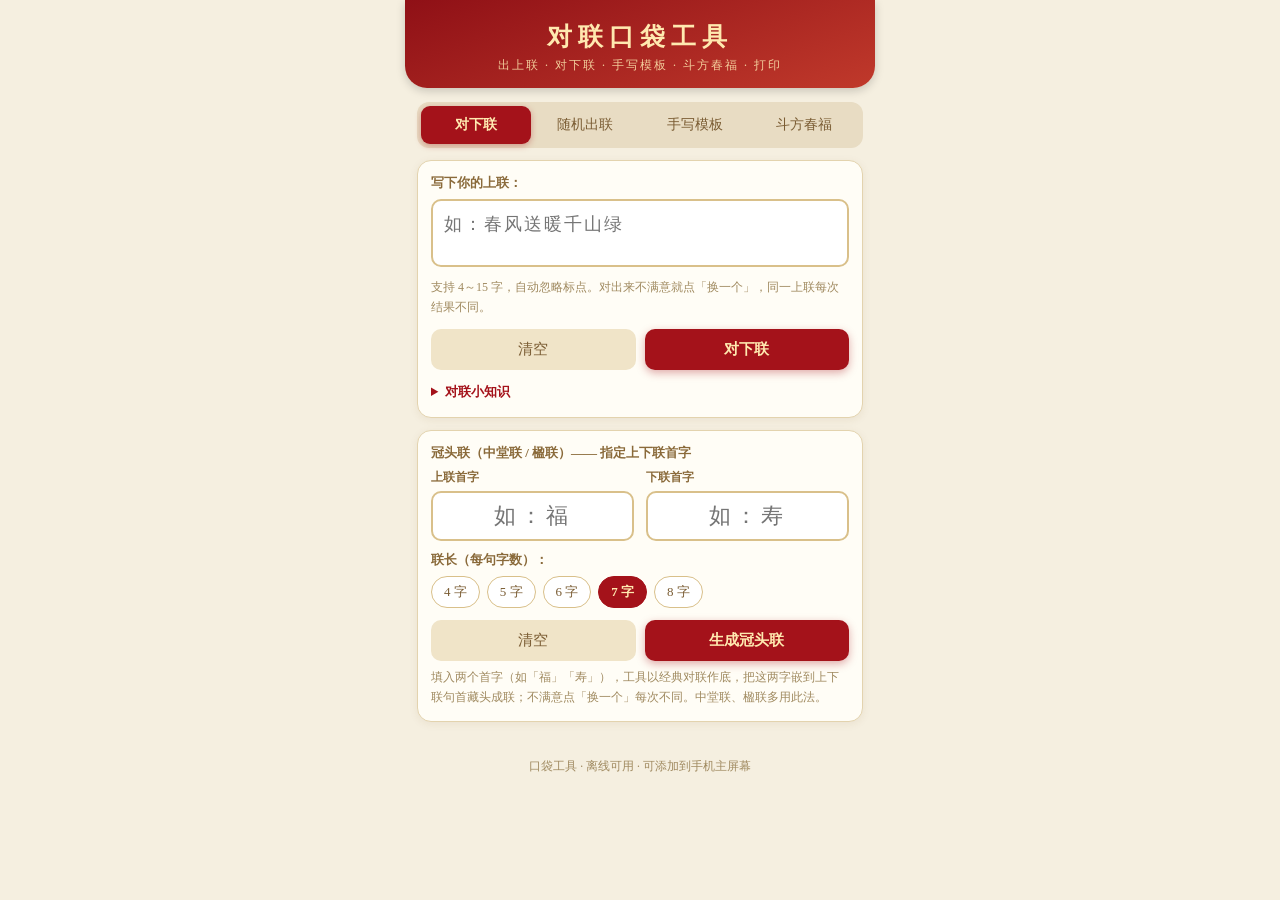
<file: duilian/index.html>
<!DOCTYPE html>
<html lang="zh-CN" data-page-node-id="q9TaNtlWcy6H8Oeojjt1aZ">
<head data-page-node-id="K642UxwuopAo8qCAGByTIT">
<meta charset="UTF-8" data-page-node-id="qYiJHuUxJBp5af1xvNYlLY">
<meta name="viewport" content="width=device-width, initial-scale=1.0, maximum-scale=1.0, user-scalable=no" data-page-node-id="qmm6mEnqHDxCIz23KzvNy6">
<meta name="theme-color" content="#a4121a" data-page-node-id="oXd6W2v8wM20ktey3BDBRm">
<title>对联口袋工具</title>
<style>
  * { margin:0; padding:0; box-sizing:border-box; -webkit-tap-highlight-color:transparent; }
  body {
    font-family:"Kaiti SC","楷体","STKaiti","KaiTi",serif;
    background:#f5efe0; min-height:100vh; color:#3a2a1a;
  }
  .app { max-width:470px; margin:0 auto; padding-bottom:40px; }

  header {
    background:linear-gradient(160deg,#8f1016,#c0392b);
    color:#ffe9b0; text-align:center; padding:20px 16px 14px;
    border-radius:0 0 22px 22px; box-shadow:0 3px 10px rgba(0,0,0,.18);
  }
  header h1 { font-size:25px; letter-spacing:6px; font-weight:700; }
  header p { font-size:12px; opacity:.85; margin-top:4px; letter-spacing:2px; }

  .tabs { display:flex; margin:14px 12px 0; background:#e8dcc3; border-radius:12px; padding:4px; }
  .tabs button {
    flex:1; border:none; background:transparent; padding:10px 0;
    font-family:inherit; font-size:14px; color:#7a5c33; border-radius:9px; cursor:pointer;
  }
  .tabs button.on { background:#a4121a; color:#ffe9b0; font-weight:700; box-shadow:0 2px 6px rgba(164,18,26,.35); }

  .panel { display:none; padding:12px; }
  .panel.on { display:block; }

  .card {
    background:#fffdf6; border:1px solid #e3d3ae; border-radius:14px;
    padding:13px; box-shadow:0 2px 8px rgba(120,80,20,.08);
  }
  .card label { font-size:13px; color:#8a6a3a; display:block; margin-bottom:7px; font-weight:700; }
  textarea, input[type=text] { font-family:inherit; outline:none; color:#3a2a1a; }
  #shangInput {
    width:100%; border:2px solid #d9c08a; border-radius:10px; padding:11px;
    font-size:18px; letter-spacing:2px; background:#fff; resize:none;
  }
  #shangInput:focus { border-color:#a4121a; }
  .hint { font-size:12px; color:#a08a60; margin-top:6px; line-height:1.7; }
  .btnrow { display:flex; gap:9px; margin-top:11px; }
  .btn {
    flex:1; border:none; border-radius:10px; padding:11px 0;
    font-family:inherit; font-size:15px; cursor:pointer; transition:.15s;
  }
  .btn:active { transform:scale(.96); }
  .btn-main { background:#a4121a; color:#ffe9b0; font-weight:700; box-shadow:0 3px 8px rgba(164,18,26,.35); }
  .btn-ghost { background:#f0e4c8; color:#7a5c33; }

  .chips { display:flex; flex-wrap:wrap; gap:7px; }
  .chip {
    border:1px solid #d9c08a; background:#fff; color:#7a5c33;
    border-radius:18px; padding:6px 12px; font-size:13px; font-family:inherit; cursor:pointer;
  }
  .chip.on { background:#a4121a; color:#ffe9b0; border-color:#a4121a; font-weight:700; }
  .ctlrow { margin-bottom:12px; }
  details.tips { font-size:12.5px; color:#8a6a3a; line-height:1.85; margin-top:10px; }
  details.tips summary { cursor:pointer; color:#a4121a; font-weight:700; font-size:13px; }

  /* ============ 作品台 ============ */
  #stageWrap { margin-top:16px; display:none; }
  .stage { display:flex; justify-content:center; }

  .paper {
    --cs: 52px;
    --gap: 4px;
    --fg: #f7d354;
    --line: rgba(255,222,130,.55);
    position:relative;
    display:inline-block;
    padding:30px 26px;
    background:linear-gradient(160deg,#c8221f,#9c0f14);
    color:var(--fg);
    border-radius:6px;
    box-shadow:0 5px 18px rgba(0,0,0,.28);
    overflow:hidden;
    -webkit-print-color-adjust:exact; print-color-adjust:exact;
  }
  .pat { position:absolute; inset:0; pointer-events:none; opacity:.20; background-repeat:repeat; background-position:center; }
  .chargrid {
    position:absolute; inset:0;
    display:grid;
    grid-template-columns:repeat(16, var(--cw));
    grid-auto-rows:var(--cw);
    justify-content:center; align-content:center;
    overflow:hidden;
  }
  .chargrid span {
    display:flex; align-items:center; justify-content:center;
    font-size:calc(var(--cw) * .8); line-height:1;
  }
  .chargrid span.r {
    border:1px solid currentColor; border-radius:50%;
    width:calc(var(--cw) - 6px); height:calc(var(--cw) - 6px);
    margin:3px; font-size:calc(var(--cw) * .58);
  }
  .frame { position:absolute; inset:0; pointer-events:none; }
  .frame .orn { position:absolute; width:30px; height:30px; }
  .frame .c-tl { top:6px; left:6px; }
  .frame .c-tr { top:6px; right:6px; transform:scaleX(-1); }
  .frame .c-bl { bottom:6px; left:6px; transform:scaleY(-1); }
  .frame .c-br { bottom:6px; right:6px; transform:scale(-1,-1); }

  .content { position:relative; z-index:2; display:flex; flex-direction:column; align-items:center; gap:10px; }
  .heng-row { display:flex; gap:var(--gap); justify-content:center; margin-bottom:2px; }
  .pairs { display:flex; flex-direction:row-reverse; gap:20px; align-items:flex-start; }
  .col { display:flex; flex-direction:column; gap:var(--gap); }
  .colwrap { display:flex; flex-direction:column; align-items:center; }
  .tag { font-size:10px; letter-spacing:1px; opacity:.6; margin-bottom:4px; white-space:nowrap; }

  .cell {
    width:var(--cs); height:var(--cs); position:relative;
    display:flex; align-items:center; justify-content:center;
    background-position:center; background-repeat:no-repeat;
    overflow:hidden;
  }
  .cell input {
    width:100%; height:100%; border:none; background:transparent;
    text-align:center; color:inherit; font-family:inherit;
    font-size:calc(var(--cs) * .82); line-height:1; padding:0; caret-color:currentColor;
  }
  .cell.empty { border:1px dashed var(--line); border-radius:3px; }
  .paper.g-tian .cell, .paper.g-mi .cell { border:1px solid var(--line); border-radius:3px; }

  /* 毛笔手写格子（点开弹板） */
  .cell.hand { cursor:pointer; border:1px dashed var(--line); border-radius:3px; }
  .cell.hand .cell-img { width:100%; height:100%; object-fit:contain; pointer-events:none; }
  .cell.hand .cell-ph { font-size:12px; color:var(--line); pointer-events:none; }
  .cell.hand .cell-tools {
    position:absolute; top:2px; right:2px;
    display:none; gap:3px; z-index:3;
  }
  .cell.hand:hover .cell-tools { display:flex; }
  .cell-tools button {
    width:18px; height:18px; border:none; border-radius:3px;
    background:rgba(164,18,26,.82); color:#ffe9b0;
    font-size:11px; line-height:1; padding:0; cursor:pointer;
  }

  .paper.g-tian .cell {
    background-image:
      linear-gradient(90deg,transparent 48.6%,var(--line) 48.6%,var(--line) 51.4%,transparent 51.4%),
      linear-gradient(0deg,transparent 48.6%,var(--line) 48.6%,var(--line) 51.4%,transparent 51.4%);
  }
  .paper.g-mi .cell {
    background-image:
      linear-gradient(90deg,transparent 48.6%,var(--line) 48.6%,var(--line) 51.4%,transparent 51.4%),
      linear-gradient(0deg,transparent 48.6%,var(--line) 48.6%,var(--line) 51.4%,transparent 51.4%),
      linear-gradient(45deg,transparent 49.2%,var(--line) 49.2%,var(--line) 50.8%,transparent 50.8%),
      linear-gradient(-45deg,transparent 49.2%,var(--line) 49.2%,var(--line) 50.8%,transparent 50.8%);
  }

  .paper.f-flower { border:4px double var(--fg); padding:34px 30px; }
  .paper.f-flower .frame { box-shadow:inset 0 0 0 1px var(--line); }
  .paper.f-gold {
    border:7px solid transparent;
    border-image:linear-gradient(135deg,#fff3c4,#e0ae18,#fff3c4,#c9960f) 1;
    padding:32px 28px;
  }
  .paper.f-gold .frame { box-shadow:inset 0 0 0 1px var(--fg); }
  .paper.f-dragon {
    border:12px solid transparent;
    border-image:url("data:image/svg+xml,%3Csvg xmlns='http://www.w3.org/2000/svg' width='24' height='24'%3E%3Cpath d='M0 24a12 12 0 0 1 24 0' fill='none' stroke='%23e8c45a' stroke-width='3'/%3E%3C/svg%3E") 12 round;
    padding:28px 26px;
  }
  .paper.f-dragon .frame { box-shadow:inset 0 0 0 2px var(--fg); }

  /* ============ 斗方：菱形单字（春 / 福）============ */
  .dou-wrap { display:inline-block; }
  .dou-wrap.dou { padding:calc(var(--dw) * .30) calc(var(--dw) * .10); }
  .paper.dou {
    width:var(--dw); height:var(--dw); padding:0; border-radius:12px;
    display:flex; align-items:center; justify-content:center;
    transform:rotate(45deg);
    box-shadow:0 0 0 1px rgba(0,0,0,.32), 0 7px 20px rgba(0,0,0,.26);
  }
  .paper.dou .content { transform:rotate(-45deg); width:100%; height:100%; display:flex; align-items:center; justify-content:center; gap:0; }
  .paper.dou .pairs { display:block; width:100%; }
  .doubox { position:relative; display:flex; align-items:center; justify-content:center; width:100%; height:100%; cursor:pointer; }
  .doubox .douin {
    width:100%; text-align:center; color:var(--fg); font-family:inherit;
    border:none; background:transparent; line-height:1.1; padding:0;
    font-size:calc(var(--dw) * .48); caret-color:currentColor;
    white-space:nowrap;
  }
  /* 斗方毛笔手写：图片 + 清空按钮 */
  .doubox .dou-img { width:100%; height:100%; object-fit:contain; pointer-events:none; }
  .doubox .dou-tools {
    position:absolute; top:calc(var(--dw) * -.02); right:calc(var(--dw) * -.02);
    width:22px; height:22px; border:none; border-radius:50%;
    background:rgba(164,18,26,.85); color:#ffe9b0; font-size:12px; line-height:1;
    display:none; z-index:3;
  }
  .doubox:hover .dou-tools { display:block; }
  .doubox .dou-ph { font-size:calc(var(--dw) * .14); color:var(--fg); opacity:.5; pointer-events:none; }
  #douText {
    width:100%; border:2px solid #d9c08a; border-radius:10px; padding:10px;
    font-size:17px; letter-spacing:2px; background:#fff; margin-bottom:11px;
  }
  #douText:focus { border-color:#a4121a; }

  /* ============ 冠头联 ============ */
  .crown-row { display:flex; gap:12px; margin-bottom:4px; }
  .crown-f { flex:1; min-width:0; }
  .crown-lab { display:block; font-size:12px; color:#8a6a3a; margin-bottom:5px; font-weight:700; }
  .crown-f input {
    width:100%; border:2px solid #d9c08a; border-radius:10px; padding:10px 6px;
    font-size:22px; text-align:center; background:#fff; letter-spacing:4px; font-family:inherit;
  }
  .crown-f input:focus { border-color:#a4121a; }

  /* 个性化手写体渲染 */
  .brush-cell { display:flex; align-items:center; justify-content:center; }
  .cell-brush { width:94%; height:94%; object-fit:contain; }

  /* ============ 信息区（不打印） ============ */
  #info { margin-top:12px; background:#fffdf6; border:1px solid #e3d3ae; border-radius:12px; padding:11px 13px; font-size:13px; line-height:2; color:#8a6a3a; }
  #info .pz { display:inline-block; margin:0 2px; }
  #info .z { color:#8a3a3a; } #info .p { color:#2f6b4f; } #info .q { color:#b0a080; }
  .resbtns { display:flex; gap:9px; margin-top:11px; }

  .hist { margin-top:16px; }
  .hist h3 { font-size:13px; color:#8a6a3a; margin-bottom:7px; }
  .hist-item { background:#fffdf6; border:1px solid #e3d3ae; border-radius:10px; padding:9px 11px; margin-bottom:7px; font-size:13.5px; cursor:pointer; }
  .hist-item b { color:#a4121a; }

  footer { text-align:center; font-size:11.5px; color:#a08a60; margin-top:22px; line-height:1.8; }

  .toast {
    position:fixed; left:50%; bottom:60px; transform:translateX(-50%) translateY(20px);
    background:#3a2a1a; color:#ffe9b0; padding:10px 20px; border-radius:20px;
    font-size:13.5px; opacity:0; pointer-events:none; transition:.3s; z-index:99; max-width:88%; text-align:center;
  }
  .toast.show { opacity:1; transform:translateX(-50%) translateY(0); }

  /* ============ 手写板弹窗 ============ */
  .pad-mask {
    position:fixed; inset:0; background:rgba(0,0,0,.55);
    display:none; align-items:center; justify-content:center;
    z-index:200; padding:16px;
  }
  .pad-mask.show { display:flex; }
  .pad-dialog {
    background:#fffdf6; border-radius:16px; width:100%; max-width:360px;
    overflow:hidden; box-shadow:0 8px 30px rgba(0,0,0,.4);
  }
  .pad-head {
    display:flex; justify-content:space-between; align-items:center;
    padding:12px 16px; background:linear-gradient(160deg,#8f1016,#c0392b);
    color:#ffe9b0; font-weight:700; font-size:15px;
  }
  .pad-head button {
    background:transparent; border:none; color:#ffe9b0;
    font-size:22px; cursor:pointer; line-height:1;
  }
  .pad-stage { padding:14px; background:#f3ead3; }
  .pad-stage canvas {
    width:100%; height:300px; background:#fff; border-radius:8px; display:block;
    touch-action:none; cursor:crosshair; box-shadow:inset 0 0 0 1px #e3d3ae;
  }
  .pad-tools { display:flex; gap:8px; align-items:center; padding:0 14px 8px; }
  .pad-tools button {
    border:1px solid #d9c08a; background:#fff; color:#7a5c33;
    border-radius:8px; padding:6px 12px; font-family:inherit; font-size:13px; cursor:pointer;
  }
  .pad-tip { font-size:11px; color:#a08a60; margin-left:auto; }
  .pad-actions { display:flex; gap:10px; padding:0 14px 16px; }

  /* ============ 打印 ============ */
  #printArea { display:none; }
  @page { size:A4 portrait; margin:8mm; }
  @media print {
    html,body { background:#fff !important; }
    body.printing .app, body.printing .toast { display:none !important; }
    body.printing #printArea { display:block !important; }
    #printArea .stage { display:flex; justify-content:center; align-items:center; min-height:270mm; }
    #printArea .paper { --cs:17mm !important; --gap:1.5mm !important; box-shadow:none !important; padding:16mm 14mm !important; }
    #printArea .paper.dou { --dw:128mm !important; padding:0 !important; margin:0 !important; border-radius:8px !important; box-shadow:none !important; }
    #printArea .paper.dou .douin { font-size:calc(var(--dw) * .86); }
    #printArea .tag { display:none !important; }
    #printArea .cell-tools, #printArea .dou-tools { display:none !important; }
  }
</style>
<link rel="manifest" href="manifest.json">
<meta name="apple-mobile-web-app-capable" content="yes">
<meta name="mobile-web-app-capable" content="yes">
<meta name="apple-mobile-web-app-status-bar-style" content="black-translucent">
<meta name="apple-mobile-web-app-title" content="对对联">
<link rel="apple-touch-icon" href="apple-touch-icon.png">
<link rel="icon" href="favicon.png">
<meta name="theme-color" content="#e67e22">
</head>
<body data-page-node-id="tWBvoSa3mMz9k3h0nhI7G5">
<div class="app" data-page-node-id="wF1XzFG2j0jf2VVOIFklhf">
  <header data-page-node-id="x0aGcYV9EEsOGpBHku0U4C">
    <h1 data-page-node-id="IRw3hpZZp5YfuptMmBGhjR">对联口袋工具</h1>
    <p data-page-node-id="EKT8fOGiZaLBT65vqbPW3A">出上联 · 对下联 · 手写模板 · 斗方春福 · 打印</p>
  </header>

  <div class="tabs" data-page-node-id="qeCue8qpkQhYO3RIEZACPL">
    <button id="tab1" class="on" onclick="switchTab(1)" data-page-node-id="lLxqdhcKCTBiR0ClHZCjpp">对下联</button>
    <button id="tab2" onclick="switchTab(2)" data-page-node-id="IIEPtF2dFyYHhfMrZCdoIZ">随机出联</button>
    <button id="tab3" onclick="switchTab(3)" data-page-node-id="rnPJrZTWNGFDfHGYCbmxmM">手写模板</button>
    <button id="tab4" onclick="switchTab(4)" data-page-node-id="trVBwMkr1KqDkjBn6xpai2">斗方春福</button>
  </div>

  <div class="panel on" id="panel1" data-page-node-id="ATPzaBpvEtfPYWGaihDkLu">
    <div class="card" data-page-node-id="vv1j5kfZGkNqMNxgpV1Bau">
      <label data-page-node-id="TCusuKBk25N50vRSJ1NdLQ">写下你的上联：</label>
      <textarea id="shangInput" rows="2" maxlength="15" placeholder="如：春风送暖千山绿"></textarea>
      <div class="hint" data-page-node-id="HdJQTGUr7w7SAPQYvfuCS0">支持 4～15 字，自动忽略标点。对出来不满意就点「换一个」，同一上联每次结果不同。</div>
      <div class="btnrow" data-page-node-id="JQdIMarObH1TeEciGCvYuK">
        <button class="btn btn-ghost" onclick="clearInput()" data-page-node-id="AtGAlAn6uLiSfYHEHsmWQ1">清空</button>
        <button class="btn btn-main" onclick="matchUser()" data-page-node-id="0CqAbEFqAlxDVGA1zUw7nN">对下联</button>
      </div>
      <details class="tips" data-page-node-id="H9QFkORPFYhJ2eIpiilp1p">
        <summary data-page-node-id="KrtL2z1hWHh8FMvhO5RMvF">对联小知识</summary>
        · 上联末字多为<b data-page-node-id="C7X5kOGJuapyAxlU69BxSc">仄声</b>（三四声），下联末字多为<b data-page-node-id="KG4L5m6u3DaRTTOr5qAWtm">平声</b>（一二声）<br data-page-node-id="un8FMfhTR09iY7tMEICFQB">
        · 字数相等、词性相对、结构相应、平仄相谐<br data-page-node-id="uJqgZ7Yu3T49F4OC4kTBJe">
        · 贴法：上联贴<b data-page-node-id="4Zdsnf1hkWFawXW4jtyI37">右</b>，下联贴<b data-page-node-id="YCoxutlLPyQr6OCBQIKoeE">左</b>，横批居中（本工具已按此排布）
      </details>
    </div>
    <div class="card" style="margin-top:12px" data-page-node-id="crownCard">
      <label data-page-node-id="crownLab">冠头联（中堂联 / 楹联）—— 指定上下联首字</label>
      <div class="crown-row" data-page-node-id="crownRow">
        <div class="crown-f">
          <span class="crown-lab">上联首字</span>
          <input id="crownUp" type="text" maxlength="1" placeholder="如：福" data-page-node-id="crownUp">
        </div>
        <div class="crown-f">
          <span class="crown-lab">下联首字</span>
          <input id="crownDn" type="text" maxlength="1" placeholder="如：寿" data-page-node-id="crownDn">
        </div>
      </div>
      <div class="ctlrow" style="margin-top:10px" data-page-node-id="crownLenRow">
        <label data-page-node-id="crownLenLab">联长（每句字数）：</label>
        <div class="chips" id="crownLenChips" data-page-node-id="crownLenChips"></div>
      </div>
      <div class="btnrow" style="margin-top:11px" data-page-node-id="crownBtns">
        <button class="btn btn-ghost" onclick="crownClear()" data-page-node-id="crownClear">清空</button>
        <button class="btn btn-main" onclick="genCrown()" data-page-node-id="crownGen">生成冠头联</button>
      </div>
      <div class="hint" data-page-node-id="crownHint">填入两个首字（如「福」「寿」），工具以经典对联作底，把这两字嵌到上下联句首藏头成联；不满意点「换一个」每次不同。中堂联、楹联多用此法。</div>
    </div>

    <div class="hist" id="histBox" style="display:none" data-page-node-id="knXrwZnyUPqVz25i0NDh4M">
      <h3 data-page-node-id="F4iZFN6K4A9T8StnbsRomd">最近对过</h3>
      <div id="histList" data-page-node-id="FCyv899lCQJwmUAwpdByyx"></div>
    </div>
  </div>

  <div class="panel" id="panel2" data-page-node-id="omJwDl9YYO3QGt5uVhWIFx">
    <div class="card" data-page-node-id="PGY0QMBoonD6cxVDjaFZDw">
      <label data-page-node-id="rCWwnhn31KTMGBW30QuTdx">选个场景：</label>
      <div class="chips" id="chips" data-page-node-id="9e3YR1MD7r0RoZrNvfjhm3"></div>
      <div class="btnrow" style="margin-top:13px" data-page-node-id="a9GzYnmspZDq3lNnIszcwG">
        <button class="btn btn-main" onclick="genRandom()" data-page-node-id="SLKPB8QwwSQP943chtoIkw">来一副</button>
      </div>
    </div>
  </div>

  <div class="panel" id="panel3" data-page-node-id="00GHoHfxK77dj1LC2HYxLt">
    <div class="card" data-page-node-id="mYi63AR3pRk76foOqVVZ9k">
      <div class="ctlrow" data-page-node-id="z5CTZZfO29rJcX4QgJaxQH">
        <label data-page-node-id="DrdOD0DpP2Mw4nDE4ECpce">选择联长（字数）：</label>
        <div class="chips" id="lenChips" data-page-node-id="kyiIWao92WonCB8tosNaD4"></div>
      </div>
      <div class="ctlrow" data-page-node-id="kQRpckNRHDR1HMT0EI9HBy">
        <label data-page-node-id="wCfgh48M7XYlTp5twdbPT8">输入方式：</label>
        <div class="chips" id="writeModeChips" data-page-node-id="o9sgkBrbNct1MSIASj4VeD"></div>
      </div>
      <div class="ctlrow" style="margin-bottom:0" data-page-node-id="Uy26KTMwE8JlS1uvBYG6na">
        <label data-page-node-id="c8hxFOT7IA4HKKMEK2Znrr">格线（练字 / 手写定位用）：</label>
        <div class="chips" id="gridChips" data-page-node-id="G9nYZCsggzAugMAitTosfO"></div>
      </div>
      <div class="btnrow" data-page-node-id="6hUWp2Cxiglw2i5LMEoUuy">
        <button class="btn btn-ghost" onclick="clearAllCells()" data-page-node-id="B7cfBOHuNW6ZDP2aBC9RKP">清空全部</button>
        <button class="btn btn-main" onclick="printCouplet()" data-page-node-id="S3M8sOJQCalsBkpA8gC6Gc">打印空白模板</button>
      </div>
      <div class="hint" data-page-node-id="GOXtQzQlziG6ygvDYWq16z">选「毛笔手写」后，点任意格子会弹出手写板，用鼠标/手指写完点「确认填入」。留空打印出来就是手写模板。</div>
    </div>
  </div>

  <div class="panel" id="panel4" data-page-node-id="RXIzyTjM4GxoXRdl5RNBQy">
    <div class="card" data-page-node-id="pSvc5yaBCyWeiPFfFvAyPC">
      <div class="ctlrow" data-page-node-id="FCwAtqQEG75F0wioG8BeNp">
        <label data-page-node-id="YwHu62XMPuKuQHIvfF5zBd">预置吉祥字（点一下即换）：</label>
        <div class="chips" id="douChips" data-page-node-id="9cE3SseADSgpmRvoH5aysT"></div>
      </div>
      <div class="ctlrow" data-page-node-id="s9J4WlClV4a2B9GgrThVXr">
        <label data-page-node-id="yn2aB9l6sXpPtFWeKJV6Mw">斗方输入方式：</label>
        <div class="chips" id="douWriteModeChips" data-page-node-id="puBHuWpj4N3QyCsLuRdY42"></div>
      </div>
      <div class="ctlrow" style="margin-bottom:0" data-page-node-id="q94CSDmQHPJh6sFR3CpgA6">
        <label data-page-node-id="05HhxSkcMjvIapJGFvGwzm">或自己写（1～2 字；清空 = 空白菱形，打印后手写）：</label>
        <input id="douText" type="text" maxlength="6" placeholder="如：春 / 福 / 招财" data-page-node-id="Dh79dfUsM6oKFrtuAo5xNF">
        <div class="btnrow" data-page-node-id="v0yTLA5MVEwjT0iPoLLgSv">
          <button class="btn btn-ghost" onclick="douClear()" data-page-node-id="yygRQ0HDHW9edvEbzHDFDc">空白斗方</button>
          <button class="btn btn-main" onclick="printCouplet()" data-page-node-id="whbwlZnURJxsVbHijIqQLM">打印斗方</button>
        </div>
        <div class="hint" data-page-node-id="SyAITn4gI0KnDK1untbf59">选「毛笔手写」后，点菱形弹出手写板写完填入；菱形大小用下方「字号」调。</div>
      </div>
    </div>
  </div>

  <div id="stageWrap" data-page-node-id="RGQLJu7zCsKhJDfIEvzaDG">
    <div class="stage" data-page-node-id="R3ICFHckP7pkHt246XSzFF">
      <div class="dou-wrap" id="douWrap" data-page-node-id="88HQ8VsOxacSJS4MZMjcEf">
      <div class="paper" id="paper" data-page-node-id="sa13ygi0KSZDp2hSGftlkX">
        <div class="pat" id="patLayer" data-page-node-id="kYgzEjQljjdWgED1NEB0Xi"></div>
        <div class="content" data-page-node-id="uqAaXPasLYOaSPnEs9d7rg">
          <div class="heng-row" id="hengRow" data-page-node-id="JXpu1ntpzFmsk5rIIoaX5B"></div>
          <div class="pairs" id="pairs" data-page-node-id="dFnwpLMaKoOlIAAIQ7duJg"></div>
        </div>
        <div class="frame" id="frameLayer" data-page-node-id="CEEsJxBh7BZMcvGNcDGrsg"></div>
      </div>
      </div>
    </div>

    <div class="card" style="margin-top:12px" data-page-node-id="5CLFpdb6KETsVXNSAJQv8o">
      <div class="ctlrow" data-page-node-id="yhr0HCxMqNbjvi01TGjwPv">
        <label data-page-node-id="pDGh0Qjk0Am29NWAESGCQW">字体：</label>
        <div class="chips" id="fontChips" data-page-node-id="u3VpLddabcQ7uilCBjIKhX"></div>
      </div>
      <div class="ctlrow" data-page-node-id="wERcSSyQklEvCC39kdtIbl">
        <label data-page-node-id="gSa3r5MDbUrbWtw4RSaZcU">边框：</label>
        <div class="chips" id="frameChips" data-page-node-id="j2Q1Xu7FKiOtxJVOsDYXYj"></div>
      </div>
      <div class="ctlrow" data-page-node-id="QOYodSbrgUxtZtw4XQXJXk">
        <label data-page-node-id="fZuKDdxBMVz6MJ8wF1ib1D">底纹：</label>
        <div class="chips" id="patChips" data-page-node-id="uOrefRJQOCQFX6bX2ut51j"></div>
      </div>
      <div class="ctlrow" data-page-node-id="zOWda5XYNNM9FRKSYTsGrS">
        <label data-page-node-id="SrRuMtbImcBDiaG3YmQUkD">纸色：</label>
        <div class="chips" id="paperChips" data-page-node-id="GVvW2h20BzFR5CQxC5bWs3"></div>
      </div>
      <div class="ctlrow" style="margin-bottom:0" data-page-node-id="xWQbb2N3fPbS9j3Gf83VC2">
        <label data-page-node-id="kmQzYUUFioo30fKAkaDRl4">字号：</label>
        <div class="chips" id="scaleChips" data-page-node-id="JESYJmJa25ID8bVPHgCheN"></div>
      </div>
    </div>

    <div id="info" data-page-node-id="mtmZEbiBmJWdufSAkAliU7"></div>
    <div class="resbtns" data-page-node-id="U2ImdTs7FpvQUhLMVuBIbx">
      <button class="btn btn-ghost" onclick="regen()" data-page-node-id="xbmeRxF9AOdU9hVipthRGu">换一个</button>
      <button class="btn btn-ghost" onclick="copyAll()" data-page-node-id="iunglHqE7I7dwG2pH3zHEe">复制全文</button>
      <button class="btn btn-main" onclick="printCouplet()" data-page-node-id="oeasW4lsvzqwZvJ2BHSdna">打印</button>
    </div>
    <div class="hint" style="margin-top:8px" data-page-node-id="HQK5Q0HNA1YiHA3UK3mvpq">
      打印提示：在浏览器打印窗口勾选<b data-page-node-id="gPcCzaBMVX4g8xRKjnbGAL">「背景图形」</b>、取消「页眉页脚」，纸张 A4 纵向，红金底色才打得出来；也可「另存为 PDF」后拿去找彩印。
    </div>
  </div>

  <footer data-page-node-id="LHDDoyx7dVLmqMqaIBKx7U">口袋工具 · 离线可用 · 可添加到手机主屏幕</footer>
</div>
<div class="toast" id="toast" data-page-node-id="H3Z7cf0E0XdlZAwQQtwefT"></div>
<div id="printArea" data-page-node-id="0RyDbCrF4HB4IZbNcghl01"></div>

<!-- ============ 手写板弹窗 ============ -->
<div class="pad-mask" id="padModal" data-page-node-id="H6NiAn9PGAdZBSQVl85ytn">
  <div class="pad-dialog" data-page-node-id="6An1vWMMiZvvrr235CFvl9">
    <div class="pad-head" data-page-node-id="GYXX7gAYqRYyb9X7GN6mI8">
      <span id="padTitle" data-page-node-id="sl3nQjUqOxFkPBp8M8WMaH">毛笔手写</span>
      <button id="padClose" title="关闭" data-page-node-id="IOk7jSqlkQssbDLikIXWx4">×</button>
    </div>
    <div class="pad-stage" data-page-node-id="HDmBfPzEBIPFDOUMBKBIin">
      <canvas id="padCanvas" data-page-node-id="A9jnPH2rS7TQVo3p9LdSH9"></canvas>
    </div>
    <div class="pad-tools" data-page-node-id="730TJbhNd6zBDd5DJmwLaT">
      <button id="padUndo" data-page-node-id="LInrGnljwTfCYy4xcCeeuN">↩ 撤销</button>
      <button id="padClear" data-page-node-id="tFf5nakNxklKc8j0s2os6A">清空</button>
      <span class="pad-tip" data-page-node-id="N91LEIIQpjivtxgTqR6ABv">用鼠标或手指书写，写完点确认</span>
    </div>
    <div class="pad-actions" data-page-node-id="V11Rm3w34JweV0raH7OFbd">
      <button class="btn btn-ghost" id="padCancel" data-page-node-id="23c2n2IVlZYdLrBiQD1LdS">取消</button>
      <button class="btn btn-main" id="padOk" data-page-node-id="yTZ2zGIslSunR0qXFwXUhD">确认填入</button>
    </div>
  </div>
</div>

<script>
/* ===================== 词库 ===================== */
const CLASSIC = [
  {t:"新春", u:"爆竹一声除旧岁", d:"桃符万户换新春", h:"辞旧迎新"},
  {t:"新春", u:"春回大地千山秀", d:"日照神州百业兴", h:"春意盎然"},
  {t:"新春", u:"一年四季春常在", d:"万紫千红百花永开", h:"喜迎新春"},
  {t:"新春", u:"绿柳舒眉辞旧岁", d:"红桃开口贺新年", h:"辞旧迎新"},
  {t:"新春", u:"五湖四海皆春色", d:"万水千山尽得辉", h:"万象更新"},
  {t:"新春", u:"和顺一门有百福", d:"平安二字值千金", h:"万象更新"},
  {t:"新春", u:"旧岁又添几个喜", d:"新年更上一层楼", h:"辞旧迎新"},
  {t:"新春", u:"山清水秀风光好", d:"人寿年丰喜事多", h:"吉星高照"},
  {t:"新春", u:"冬去山明水秀", d:"春来鸟语花香", h:"春回大地"},
  {t:"新春", u:"春归大地人间暖", d:"福降神州喜临门", h:"福满人间"},
  {t:"新春", u:"迎新春江山锦绣", d:"辞旧岁事业辉煌", h:"春意盎然"},
  {t:"新春", u:"一帆风顺年年好", d:"万事如意步步高", h:"吉星高照"},
  {t:"婚庆", u:"百年恩爱双心结", d:"千里姻缘一线牵", h:"永结同心"},
  {t:"婚庆", u:"花好月圆欣喜日", d:"桃红柳绿幸福时", h:"珠联璧合"},
  {t:"婚庆", u:"红梅吐芳喜成连理", d:"绿柳含笑永结同心", h:"百年好合"},
  {t:"乔迁", u:"喜居宝地千年旺", d:"福照家门万事兴", h:"喜气盈门"},
  {t:"乔迁", u:"迁居新逢吉祥日", d:"安宅正遇如意春", h:"福星高照"},
  {t:"乔迁", u:"门迎百福人财旺", d:"户纳千祥阖家欢", h:"吉庆盈门"},
  {t:"开业", u:"生意兴隆通四海", d:"财源茂盛达三江", h:"财源广进"},
  {t:"开业", u:"开张笑纳城乡客", d:"开业喜迎远近宾", h:"生意兴隆"},
  {t:"开业", u:"创大业千秋昌盛", d:"展宏图百代兴隆", h:"大展宏图"},
  {t:"开业", u:"天时地利兴伟业", d:"年和家睦聚财源", h:"鸿运当头"},
  {t:"寿诞", u:"福如东海长流水", d:"寿比南山不老松", h:"福寿双全"},
  {t:"寿诞", u:"天增岁月人增寿", d:"春满乾坤福满门", h:"福寿安康"},
  {t:"寿诞", u:"天上星辰应作伴", d:"人间岁月不知年", h:"松鹤延年"},
  {t:"劝学", u:"书山有路勤为径", d:"学海无涯苦作舟", h:"学无止境"},
  {t:"劝学", u:"宝剑锋从磨砺出", d:"梅花香自苦寒来", h:"业精于勤"},
  {t:"劝学", u:"少壮不经勤学苦", d:"老来方悔读书迟", h:"惜时如金"},
  {t:"通用", u:"风声雨声读书声声声入耳", d:"家事国事天下事事事关心", h:"家国情怀"},
  {t:"通用", u:"海纳百川有容乃大", d:"壁立千仞无欲则刚", h:"虚怀若谷"},
  {t:"通用", u:"江山永固民安乐", d:"国泰家和享太平", h:"国泰民安"},
  {t:"通用", u:"人寿年丰家家乐", d:"国泰民安处处春", h:"普天同庆"},
  {t:"通用", u:"精耕细作丰收岁", d:"勤俭持家有余年", h:"国富民强"},
  {t:"通用", u:"绿竹别其三分景", d:"红梅正报万家春", h:"春回大地"},
  {t:"通用", u:"花开富贵年年好", d:"竹报平安岁岁欢", h:"吉祥如意"},
  {t:"新春", u:"一元复始", d:"万象更新", h:"辞旧迎新"},
  {t:"通用", u:"天增岁月", d:"春满乾坤", h:"万象更新"},
  {t:"通用", u:"春回大地", d:"福满人间", h:"普天同庆"},
  {t:"开业", u:"财源广进", d:"生意兴隆", h:"招财进宝"},
  {t:"新春", u:"岁岁平安日", d:"年年如意春", h:"万事如意"},
  {t:"新春", u:"春风拂柳绿", d:"细雨润花红", h:"春回大地"},
  {t:"新春", u:"冬去冰须泮", d:"春来草自生", h:"万物复苏"},
  {t:"新春", u:"五福临门第", d:"千祥入户庭", h:"福满门庭"},
  {t:"通用", u:"人勤百业旺", d:"家和万事兴", h:"家和业兴"},
  {t:"通用", u:"竹报平安岁", d:"花开富贵春", h:"吉祥如意"},
  {t:"开业", u:"门迎四海福", d:"户纳八方财", h:"财源广进"},
  {t:"新春", u:"春临大地百花艳", d:"节至人间万象新", h:"万象更新"},
  {t:"新春", u:"一年四季行好运", d:"八方财宝进家门", h:"财源广进"},
  {t:"通用", u:"山重水复疑无路", d:"柳暗花明又一村", h:"豁然开朗"},
  {t:"通用", u:"沉舟侧畔千帆过", d:"病树前头万木春", h:"生机勃勃"},
  {t:"通用", u:"百年天地回元气", d:"一统山河际太平", h:"国泰民安"},
  {t:"劝学", u:"纸上得来终觉浅", d:"绝知此事要躬行", h:"知行合一"},
  {t:"劝学", u:"问渠那得清如许", d:"为有源头活水来", h:"源头活水"},
  {t:"通用", u:"五福临门家业旺", d:"千祥云集子孙贤", h:"五福临门"},
  {t:"通用", u:"一门天赐平安福", d:"四海人同富贵春", h:"吉星高照"},
  {t:"新春", u:"万紫千红百花争艳", d:"五湖四海一体同春", h:"万象更新"},
  {t:"通用", u:"处处红花红处处", d:"重重绿树绿重重", h:"各有千秋"},
  {t:"通用", u:"一粥一饭当思来处不易", d:"半丝半缕恒念物力维艰", h:"勤俭持家"},
  {t:"劝学", u:"墙上芦苇头重脚轻根底浅", d:"山间竹笋嘴尖皮厚腹中空", h:"务实求真"},
  {t:"通用", u:"鸟在笼中恨关羽不能张飞", d:"人活世上要八戒更需悟空", h:"各安其位"}
];

const CATS = [
  {n:"数字", s:"一二三四五六七八九十百千万亿零两"},
  {n:"颜色", s:"红橙黄绿青蓝紫黑白金银朱丹翠碧彩"},
  {n:"方位", s:"东南西北中上下前后左右内外"},
  {n:"天文", s:"天日月光星辰风雨雪云霞虹雷电霜露烟"},
  {n:"地理", s:"地山川江河湖海溪泉原野路桥城乡村镇岸峰岭波浪涛洲"},
  {n:"时令", s:"春夏秋冬晨午暮夜朝夕岁年节季宵晓今古旧新"},
  {n:"植物", s:"花草树木竹梅兰菊松柏柳桃李荷枫杏莲"},
  {n:"动物", s:"龙凤虎鹤燕雁莺蝶蜂马牛羊鸡犬鱼鸟鸦鹭鹏鸿"},
  {n:"动作", s:"迎送来往升降开合飞舞鸣啼笑歌吟读写行观闻看照映生发落尽含吐临辞报纳聚散进出入起坐立卧耕种栽培建创业"},
  {n:"形容", s:"大小高低长短好美善福寿富贵吉兴荣盛满盈清明暖浓深远近疏密勤俭香甜苦寒乐悲喜哀"},
  {n:"身体", s:"口目手足头身心面毛发骨肉肩背"},
  {n:"言语", s:"说道话言语词句诗歌问答告诉讲谈论"},
  {n:"人称", s:"我你他君汝尔吾卿彼此谁人己身"},
  {n:"建筑", s:"门户窗院堂室楼台亭阁墙径阶廊"},
  {n:"状态", s:"平安康健顺泰稳盛宁静祥和昌隆旺盛兴旺泰"},
  {n:"人事", s:"家国人世事心境意书诗画琴棋酒茶福禄寿喜财业客宾友君子民众乾坤"}
];

const ANTS = {
  "来":"去","去":"来","上":"下","下":"上","前":"后","后":"前","左":"右","右":"左",
  "东":"西","西":"东","南":"北","北":"南","新":"旧","旧":"新","好":"坏","大":"小","小":"大",
  "高":"低","低":"高","长":"短","短":"长","有":"无","无":"有","进":"出","出":"入",
  "开":"合","合":"开","起":"落","落":"起","生":"死","苦":"甜","甜":"苦","冷":"暖","暖":"冷",
  "早":"晚","晚":"早","内":"外","外":"内","多":"少","少":"多","深":"浅","浅":"深",
  "明":"暗","暗":"明","聚":"散","散":"聚","得":"失","失":"得","真":"假","善":"恶",
  "朝":"暮","暮":"朝","今":"古","古":"今","天":"地","地":"天","日":"月","月":"日",
  "升":"降","降":"升","迎":"送","送":"迎","辞":"迎","喜":"悲","悲":"喜","乐":"哀","哀":"乐",
  "福":"祸","吉":"凶","寒":"暑","暑":"寒","浓":"淡","淡":"浓","远":"近","近":"远",
  "哭":"笑","笑":"哭","贫":"富","富":"贫","贵":"贱","忙":"闲","闲":"忙","快":"慢","慢":"快"
};

const PING = "天春风云花红山川河流江海洋舟车人生年田家和国安民平时高低长短中东西南来开寒温香清光明晴空林森梅兰荷松桃文章诗书琴棋歌茶烟霞晨朝楼台亭桥财源祯祥宁金银飞鸣啼吟观闻行耕栽培生发含薪新宽心慈浮沉闲塘灯星桥";
const ZE = "上下去岁月日土地水火事业路径学海万里进远近喜舞笑写读苦乐好坏大小美梦对酒醉快慢报贵贱富贵寿绿竹别景赤壁尽落出入合起生死早晚内多深浅暗聚散得失真假善恶福禄字值千金户纳祥旺兴照旧添个此意事丰";

/* ===================== 排版资源 ===================== */
const FONTS = {
  kai:  {n:"楷体", css:'"Kaiti SC","楷体",KaiTi,STKaiti,"BiauKai","TW-Kai",serif'},
  song: {n:"宋体", css:'"Songti SC","宋体",SimSun,STSong,"Noto Serif SC",serif'},
  hei:  {n:"黑体", css:'"Heiti SC","微软雅黑","Microsoft YaHei",SimHei,sans-serif'},
  li:   {n:"隶书", css:'"LiSu","隶书",STLiti,"Baoli SC",STBaoli,serif'},
  xing: {n:"行楷", css:'"华文行楷",STXingkai,"Xingkai SC","行楷",KaiTi,serif'},
  fang: {n:"仿宋", css:'"仿宋",FangSong,STFangsong,serif'},
  brush:{n:"手写体", css:'"Kaiti SC","楷体",KaiTi,serif'}
};

const PAPERS = {
  redgold:  {n:"红纸金字", bg:"linear-gradient(160deg,#c8221f,#9c0f14)", fg:"#f7d354", line:"rgba(255,222,130,.55)"},
  redblack: {n:"红纸黑字", bg:"linear-gradient(160deg,#c8221f,#9c0f14)", fg:"#20140c", line:"rgba(25,15,8,.55)"},
  goldred:  {n:"金纸红字", bg:"linear-gradient(160deg,#f9dc72,#e0ae18)", fg:"#9c0f14", line:"rgba(150,20,20,.45)"},
  goldblack:{n:"金纸黑字", bg:"linear-gradient(160deg,#f9dc72,#e0ae18)", fg:"#1a1a1a", line:"rgba(26,26,26,.45)"},
  whitered: {n:"白纸红字", bg:"linear-gradient(160deg,#fffdf6,#f2e9d4)", fg:"#a4121a", line:"rgba(164,18,26,.35)"},
  redwhite: {n:"红纸白字", bg:"linear-gradient(160deg,#e0201c,#a80f13)", fg:"#fffdf6", line:"rgba(255,255,255,.50)"}
};

/* ---------- 花纹生成工具 ---------- */
function petalPath(len, w){
  return 'M0 0 C' + (-w) + ' ' + (-len*0.46) + ' ' + (-w*0.96) + ' ' + (-len*0.86) + ' 0 ' + (-len) +
         ' C' + (w*0.96) + ' ' + (-len*0.86) + ' ' + w + ' ' + (-len*0.46) + ' 0 0 Z';
}
function ring(cx, cy, count, len, w, rot0, c, sw){
  let s = '';
  for(let i=0;i<count;i++){
    const a = rot0 + i*(360/count);
    s += "<g transform='rotate(" + a + ' ' + cx + ' ' + cy + ")'>" +
         "<path d='" + petalPath(len, w) + "' transform='translate(" + cx + ' ' + cy + ")'" +
         " fill='none' stroke='" + c + "' stroke-width='" + sw + "' stroke-linejoin='round'/></g>";
  }
  return s;
}
function dots(cx, cy, count, r, dot, color){
  let s = '';
  for(let i=0;i<count;i++){
    const a = (i*360/count) * Math.PI/180;
    s += "<circle cx='" + (cx + Math.cos(a)*r).toFixed(1) + "' cy='" + (cy + Math.sin(a)*r).toFixed(1) + "' r='" + dot + "' fill='" + color + "'/>";
  }
  return s;
}

const TILES = {
  bird: c => {
    const plum = (x,y,s,rot) =>
      "<g transform='translate(" + x + ' ' + y + ') rotate(' + rot + ') scale(' + s + ")'>" +
      ring(0,0,5,5.8,3.5,0,c,1.15) +
      "<circle cx='0' cy='0' r='1.25' fill='" + c + "'/></g>";
    return "<svg xmlns='http://www.w3.org/2000/svg' width='68' height='68' viewBox='0 0 68 68' fill='none' stroke='" + c + "' stroke-width='1.55' stroke-linecap='round' stroke-linejoin='round'>" +
      "<path d='M2 66c4-7 6-13 8-22 2-10 6-17 13-23'/>" +
      "<path d='M13 36c-4-1-6-3-7-7'/><path d='M23 26c3 1 6 1 8-1'/><path d='M17 45c-4 0-7 2-9 6'/>" +
      plum(15,30,1.1,18) + plum(31,14,0.82,-14) + plum(10,51,0.78,32) +
      "<circle cx='26' cy='36' r='1.9'/><circle cx='23' cy='21' r='2.2'/>" +
      "<ellipse cx='46' cy='45' rx='7.6' ry='5.3'/>" +
      "<circle cx='53' cy='38.6' r='3.7'/>" +
      "<path d='M56.4 38l5.2-1.8-5.2-1.8z' fill='" + c + "' stroke='none'/>" +
      "<path d='M38.6 44c-4.6 1.8-8 4.8-10.4 8.6'/>" +
      "<path d='M43 41.4c2.7 1.5 5.2 1.5 7.6 0'/>" +
      "<path d='M46 50.5l-1.2 5.4M51 50l1.2 5.4'/>" +
      "<circle cx='54.4' cy='37.6' r='.9' fill='" + c + "' stroke='none'/>" +
      "</svg>";
  },
  yuanbao: c => "<svg xmlns='http://www.w3.org/2000/svg' width='60' height='46' viewBox='0 0 60 46' fill='none' stroke='" + c + "' stroke-width='1.5' stroke-linecap='round' stroke-linejoin='round'>" +
    "<path d='M6 9c-2 14 7 26 24 26s26-12 24-26'/>" +
    "<path d='M6 9c4 6 13 9 24 9s20-3 24-9'/>" +
    "<path d='M21 15c0-6.5 18-6.5 18 0'/>" +
    "<path d='M13 21c4 8 9 12 17 13'/><path d='M47 21c-4 8-9 12-17 13'/>" +
    "<circle cx='6' cy='8' r='2.6'/><circle cx='54' cy='8' r='2.6'/>" +
    "<circle cx='30' cy='5.5' r='2.2'/>" +
    "</svg>",
  coin: c => "<svg xmlns='http://www.w3.org/2000/svg' width='38' height='38' viewBox='0 0 38 38' fill='none' stroke='" + c + "' stroke-width='1.5'>" +
    "<circle cx='19' cy='19' r='13.6'/><circle cx='19' cy='19' r='11'/>" +
    "<rect x='14.6' y='14.6' width='8.8' height='8.8'/>" +
    "</svg>",
  cloud: c => "<svg xmlns='http://www.w3.org/2000/svg' width='76' height='46' viewBox='0 0 76 46' fill='none' stroke='" + c + "' stroke-width='1.5' stroke-linecap='round' stroke-linejoin='round'>" +
    "<path d='M10 34C4 34 2 27 8 25c-4-7 3-12 8-9 1-6 9-8 13-3 3-5 11-3 11 3 5-2 9 3 7 7 5 1 4 10-2 10z'/>" +
    "<path d='M14 30c-2-3 1-6 4-4 2 1.2 1 5-2 4.8-1.6-.1-2.6-1-2.6-2.6'/>" +
    "<path d='M33 24c-2-3 2-6 5-3 2 2 0 5-3 4.6'/>" +
    "<path d='M46 18c3-3 8-1 8 3'/>" +
    "<path d='M54 27c5 1 9 5 10 10'/><circle cx='65' cy='40' r='1.8' fill='" + c + "'/>" +
    "</svg>",
  fish: c => "<svg xmlns='http://www.w3.org/2000/svg' width='52' height='52' viewBox='0 0 52 52' fill='none' stroke='" + c + "' stroke-width='1.5' stroke-linejoin='round'>" +
    "<path d='M6 15c7-6 16-6 23 0-7 6-16 6-23 0z'/><path d='M29 15l7-5v10z'/>" +
    "<circle cx='13' cy='14' r='1.1' fill='" + c + "'/><path d='M18 11c2 2 2 6 0 8'/>" +
    "<path d='M23 37c7-6 16-6 23 0-7 6-16 6-23 0z'/><path d='M23 37l-7-5v10z'/>" +
    "<circle cx='39' cy='38' r='1.1' fill='" + c + "'/><path d='M34 35c-2 2-2 6 0 8'/>" +
    "</svg>",
  peony: c => {
    const R = 36;
    return "<svg xmlns='http://www.w3.org/2000/svg' width='76' height='76' viewBox='0 0 76 76' fill='none' stroke='" + c + "' stroke-width='1.25' stroke-linejoin='round'>" +
      ring(R,R,8,21,11,22.5,c,1.35) +
      ring(R,R,8,16.5,8.6,0,c,1.2) +
      ring(R,R,6,12,6.6,30,c,1.15) +
      ring(R,R,5,8.4,4.8,36,c,1.05) +
      "<circle cx='" + R + "' cy='" + R + "' r='3.4'/>" +
      dots(R,R,5,6.4,1.05,c) +
      "</svg>";
  },
  /* 几何回纹：例图样式，由外向内螺旋的方折线（缩进留白，单枚独立，平铺不相连） */
  hui: c => {
    const path = "M14 14 H46 V46 H14 V22 H38 V38 H22 V30 H30";
    return "<svg xmlns='http://www.w3.org/2000/svg' width='60' height='60' viewBox='0 0 60 60' fill='none' stroke='" + c + "' stroke-width='2.4' stroke-linecap='square' stroke-linejoin='miter'>" +
      "<path d='" + path + "'/>" +
      "</svg>";
  }
};

const CHARPATS = {
  fu:      {ch:"福", cw:56, font:"kai",  op:.17},
  fuLi:    {ch:"福", cw:60, font:"li",   op:.17},
  fuTuan:  {ch:"福", cw:58, font:"kai",  round:true, op:.17},
  fuDao:   {ch:"福", cw:56, font:"xing", rot:180, op:.16},
  shouKai: {ch:"寿", cw:56, font:"kai",  op:.17},
  shouTuan:{ch:"寿", cw:58, font:"li",   round:true, op:.17},
  wan:     {ch:"卍", cw:44, fontCss:'"KaiTi","楷体","SimSun","宋体","Microsoft YaHei",serif', op:.27},
  xi:      {ch:"囍", cw:64, font:"kai", op:.20}
};

const ORN = {
  flower: c => `<path d="M20 5c3.4 4.4 3.4 9 0 12.4C16.6 14 16.6 9.4 20 5z" fill="${c}"/>
    <path d="M20 35c-3.4-4.4-3.4-9 0-12.4 3.4 3.4 3.4 8 0 12.4z" fill="${c}"/>
    <path d="M5 20c4.4-3.4 9-3.4 12.4 0C14 23.4 9.4 23.4 5 20z" fill="${c}"/>
    <path d="M35 20c-4.4 3.4-9 3.4-12.4 0 3.4-3.4 8-3.4 12.4 0z" fill="${c}"/>
    <circle cx="20" cy="20" r="3.4" fill="none" stroke="${c}" stroke-width="1.8"/>`,
  gold: c => `<path d="M6 6h11v11H6zM23 6h11v11H23zM6 23h11v11H6zM23 23h11v11H23z" fill="none" stroke="${c}" stroke-width="2.2"/>
    <path d="M4 34V4h30" fill="none" stroke="${c}" stroke-width="2.6"/>`,
  dragon: c => `<path d="M3 37c9 3 12-6 5-9-6-2.6-6.6-10 0-13 5-2.4 10.6 1 10.6 6" fill="none" stroke="${c}" stroke-width="2.4" stroke-linecap="round"/>
    <path d="M25 7c2.4-3.6 7.4-3.6 9.6 0M29 10.4c1.6-2 4.4-2 5.6 0" fill="none" stroke="${c}" stroke-width="1.8" stroke-linecap="round"/>
    <circle cx="32" cy="6" r="2.6" fill="${c}"/>
    <path d="M14 22c3 0 5 2 5 4.4" fill="none" stroke="${c}" stroke-width="1.6"/>
    <circle cx="10.5" cy="15" r="1.6" fill="${c}"/>`
};

const FRAMES = { none:"无", flower:"花边", gold:"金边", dragon:"龙纹" };
const PATTERNS = { none:"无", bird:"花鸟", yuanbao:"元宝", coin:"铜钱", cloud:"祥云", fish:"双鱼", peony:"牡丹", fu:"福字", fuLi:"隶书福", fuTuan:"团福", fuDao:"倒福", shouKai:"寿字", shouTuan:"团寿", wan:"万字纹", hui:"回纹", xi:"双喜" };
const GRIDS = { none:"无格", tian:"田字格", mi:"米字格" };
const WRITEMODES = { brush:"毛笔手写", keyboard:"键盘输入" };
const SCALES = [ {k:0.82,n:"小"}, {k:1,n:"中"}, {k:1.16,n:"大"} ];
const HENG_N = 4;

/* ===================== 状态 ===================== */
const state = {
  shang: [], xia: [], heng: [],
  font:"kai", frame:"none", pat:"none", paper:"redgold",
  grid:"none", scaleIdx:1, mode:"", tab:1,
  crownLen:7, crownUp:"", crownDn:"",
  douChar:"春", cm:"", douInit:false,
  writeMode:"brush",          // 对联格子：brush / keyboard
  douWriteMode:"brush",       // 斗方：brush / keyboard
  drawings:{ shang:[], xia:[], heng:[], dou:null },  // 手写笔画数据
  imgData:{ shang:[], xia:[], heng:[], dou:null },   // 手写图片 dataURL
  curFg:"#f7d354",
  brushSeed: Math.floor(Math.random()*1e9)
};
const DOU_PRESETS = ["春","福","寿","喜","财","满","和","顺","安","乐","丰","贵","囍"];
const DW_BASE = 200;   // 斗方边长基准（px）

/* ===================== 基础函数 ===================== */
function normalize(s){ return (s||"").replace(/[^\u4e00-\u9fa5]/g,""); }
function catOf(ch){ for(let i=0;i<CATS.length;i++) if(CATS[i].s.includes(ch)) return i; return -1; }
function antonym(ch){ return ANTS[ch]||null; }
function pickOther(ci, ex){
  const a = CATS[ci].s.split("").filter(c=>(ex||"").indexOf(c)<0);
  return a.length ? a[Math.floor(Math.random()*a.length)] : null;
}
function isPing(ch){ return PING.includes(ch); }
function isZe(ch){ return ZE.includes(ch); }
function pzChar(ch){ return isPing(ch)?"平":(isZe(ch)?"仄":"？"); }
function pickPingInCat(ci){
  const a = CATS[ci].s.split("").filter(c=>isPing(c));
  return a.length ? a[Math.floor(Math.random()*a.length)] : null;
}
function scoreAnchor(cu,u){
  let sc=0;
  for(let i=0;i<u.length;i++){
    if(cu[i]===u[i]) sc+=1;
    else if(antonym(u[i])===cu[i]||antonym(cu[i])===u[i]) sc+=.9;
    else if(catOf(u[i])>=0 && catOf(u[i])===catOf(cu[i])) sc+=.8;
  }
  return sc/u.length;
}
function detectTheme(u){
  if(/春|新|岁|年|福|爆竹|桃/.test(u)) return "喜迎新春";
  if(/婚|喜|缘|爱|连理/.test(u)) return "永结同心";
  if(/居|宅|迁|厦|房/.test(u)) return "安居乐业";
  if(/业|财|商|店|开/.test(u)) return "财源广进";
  if(/寿|松|鹤|老/.test(u)) return "福寿双全";
  if(/书|学|读|笔|勤/.test(u)) return "学无止境";
  return "吉祥如意";
}
const GENERIC = "福寿喜财山河日月花草风雨云霞金玉梅竹松鹤龙凤春夏秋冬诗书琴棋酒茶祥和瑞顺安";

function repl(uc, skeleton, skeletonTop, used){
  if(!uc) return skeleton || "";
  const dup = c => used && c && used.indexOf(c) >= 0;
  let rep = antonym(uc);
  const ci = catOf(uc);
  if(!rep && ci>=0) rep = pickOther(ci, uc + (skeletonTop||"") + (used||""));
  if(!rep) rep = skeleton || uc;
  if(rep===uc && skeleton && skeleton!==uc) rep = skeleton;
  if(rep===uc || dup(rep)){
    const pool = GENERIC.split("").filter(c=>c!==uc && !dup(c));
    if(ci>=0){ const a = CATS[ci].s.split("").filter(c=>c!==uc && !dup(c)); if(a.length) rep = a[Math.floor(Math.random()*a.length)]; }
    else if(pool.length) rep = pool[Math.floor(Math.random()*pool.length)];
  }
  return rep;
}

function buildPair(u){
  const n = u.length;
  const cands = CLASSIC.filter(c=>c.u.length===n);
  let best=null, bestSc=0;
  for(const c of cands){
    let sc = scoreAnchor(c.u, u);
    if(isZe(u[n-1]) && isPing(c.d[n-1])) sc += 0.12;
    if(sc>bestSc){ bestSc=sc; best=c; }
  }
  if(!best || bestSc<0.45){
    let out = "";
    for(let i=0;i<n;i++){ const r = repl(u[i], "", "", out); out += r; }
    return {u, d:fixPing(out), h:detectTheme(u), mode:"戏对"};
  }
  let out = "";
  for(let i=0;i<n;i++){
    out += (u[i]===best.u[i]) ? best.d[i] : repl(u[i], best.d[i], best.u[i], out);
  }
  out = fixPing(out);
  const hi = bestSc >= 0.55;
  return {u, d:out, h: hi ? best.h : detectTheme(u), mode: hi ? "巧对" : "借调"};
}

function fixPing(s){
  const n = s.length;
  if(!n) return s;
  const last = s[n-1];
  if(isPing(last)) return s;
  const ci = catOf(last);
  const p = ci>=0 ? pickPingInCat(ci) : null;
  return p ? (s.slice(0,n-1) + p) : s;
}
function esc(s){ return (s||"").replace(/&/g,"&amp;").replace(/"/g,"&quot;").replace(/</g,"&lt;"); }
function fitLen(arr,n){
  const a=(arr||[]).slice(0,n);
  while(a.length<n) a.push("");
  return a;
}

/* ===================== 毛笔风格化字体引擎（输出图片，不依赖对方字库） ===================== */
function brushRng(seed){ let t=(seed>>>0)||1; return function(){ t+=0x6D2B79F5; let r=Math.imul(t^t>>>15,1|t); r^=r+Math.imul(r^r>>>7,61|r); return ((r^r>>>14)>>>0)/4294967296; }; }
/* 毛笔风格化渲染（全字通用）：楷体取形 + 墨晕 + 圆润描边 + 飞白 + 微旋转
   输出为图片，对方无需安装任何字体即不依赖字库，且明显有别于普通楷体。 */
function brushFallbackDataURL(ch,color,seed){
  try{
    const S=240, c=document.createElement('canvas'); c.width=S; c.height=S;
    const x=c.getContext('2d'); x.clearRect(0,0,S,S);
    const rng=brushRng((seed>>>0)^((ch.charCodeAt(0)||0)*40503));
    const fs=Math.round(S*0.84);
    x.font='bold '+fs+'px "Kaiti SC","楷体",KaiTi,STKaiti,serif';
    x.textAlign='center'; x.textBaseline='middle';
    // 整字微旋转，模拟手写每个字姿态不同（个性化关键观感）
    const rot=(rng()-0.5)*0.12;
    x.save();
    x.translate(S/2,S/2); x.rotate(rot); x.translate(-S/2,-S/2);
    const cy=S/2+S*0.02;
    // 1) 墨晕底层（洇墨感）
    x.save();
    x.globalAlpha=.18; x.fillStyle=color; x.shadowColor=color; x.shadowBlur=S*0.034;
    x.fillText(ch,S/2,cy); x.fillText(ch,S/2,cy);
    x.restore();
    // 2) 毛笔饱满描边：圆头、多次由粗到细，模拟笔肚
    x.lineJoin='round'; x.lineCap='round'; x.strokeStyle=color;
    x.shadowColor=color; x.shadowBlur=S*0.010;
    [fs*0.12, fs*0.075, fs*0.038].forEach((lw,idx)=>{
      x.lineWidth=lw; x.globalAlpha=0.60-idx*0.15;
      x.strokeText(ch,S/2,cy);
    });
    // 3) 主体填充（轻微抖动叠两层，制造笔触厚度）
    x.shadowBlur=0; x.fillStyle=color; x.globalAlpha=.90;
    for(let k=0;k<2;k++){ const jx=(rng()-0.5)*S*0.012; x.fillText(ch,S/2+jx,cy); }
    x.restore();
    // 4) 飞白：随机擦除几条细线，模拟枯笔
    x.save();
    x.globalCompositeOperation='destination-out';
    x.strokeStyle='rgba(0,0,0,.5)'; x.lineCap='round';
    const n=2+Math.floor(rng()*4);
    for(let k=0;k<n;k++){ const yy=S*(0.28+rng()*0.44); x.lineWidth=S*(0.004+rng()*0.010);
      x.beginPath(); x.moveTo(S*0.18,yy); x.lineTo(S*0.82,yy+(rng()-0.5)*S*0.12); x.stroke(); }
    x.restore();
    return c.toDataURL('image/png');
  }catch(e){ return ''; }
}
function cellBrushSrc(ch,color,seed){
  return brushFallbackDataURL(ch,color,seed);
}

/* ===================== 毛笔手写：弹板方式 ===================== */
/* 笔画数据结构：每个格子保存 strokes 数组，每笔是一个点数组 {x,y,t}（CSS 坐标） */
function getCellDrawing(kind, i){
  if(kind==="dou") return state.drawings.dou || [];
  return (state.drawings[kind] || [])[i] || [];
}
function setCellDrawing(kind, i, strokes){
  if(kind==="dou"){ state.drawings.dou = strokes; return; }
  if(!state.drawings[kind]) state.drawings[kind] = [];
  state.drawings[kind][i] = strokes;
}
function getImg(kind, i){
  if(kind==="dou") return state.imgData.dou;
  return (state.imgData[kind] || [])[i];
}
function cloneStrokes(strokes){
  return (strokes||[]).map(s => s.map(p => ({x:p.x, y:p.y, t:p.t})));
}

/* 毛笔效果绘制一条笔画：速度越快越细，带轻微墨晕 */
function drawStroke(ctx, stroke, color){
  if(!stroke || stroke.length < 1) return;
  ctx.save();
  ctx.strokeStyle = color;
  ctx.fillStyle = color;
  ctx.lineCap = "round";
  ctx.lineJoin = "round";
  ctx.shadowColor = color;
  ctx.shadowBlur = 1.5;

  if(stroke.length === 1){
    ctx.beginPath();
    ctx.arc(stroke[0].x, stroke[0].y, 4.5, 0, Math.PI*2);
    ctx.fill();
    ctx.restore();
    return;
  }
  for(let i=1;i<stroke.length;i++){
    const p1 = stroke[i-1], p2 = stroke[i];
    const dt = Math.max(1, p2.t - p1.t);
    const dist = Math.hypot(p2.x-p1.x, p2.y-p1.y);
    const speed = dist / dt;
    let w = 11 - speed * 18;
    w = Math.max(2.2, Math.min(10, w));
    ctx.lineWidth = w;
    ctx.beginPath();
    ctx.moveTo(p1.x, p1.y);
    ctx.lineTo(p2.x, p2.y);
    ctx.stroke();
  }
  ctx.restore();
}

/* ---------- 手写板 ---------- */
let padStrokes = [];
let padDrawing = false;
let padCtx = null;
let padCanvas = null;
let padColor = "#f7d354";
let padGrid = "none";

function openPad(kind, i){
  state.padTarget = {kind, i};
  const modal = document.getElementById("padModal");
  modal.classList.add("show");
  padColor = state.curFg;
  padGrid = state.grid;
  document.getElementById("padTitle").textContent =
    kind==="dou" ? "斗方毛笔手写" : ("毛笔手写 · 第 " + (i+1) + " 格");
  padStrokes = cloneStrokes(getCellDrawing(kind, i));
  requestAnimationFrame(()=>{ initPad(); redrawPad(); });
}
function closePad(){
  document.getElementById("padModal").classList.remove("show");
  state.padTarget = null;
}
function initPad(){
  padCanvas = document.getElementById("padCanvas");
  const rect = padCanvas.getBoundingClientRect();
  const dpr = Math.max(1, window.devicePixelRatio || 1);
  padCanvas.width = Math.max(1, Math.round(rect.width * dpr));
  padCanvas.height = Math.max(1, Math.round(rect.height * dpr));
  padCtx = padCanvas.getContext("2d");
  padCtx.setTransform(dpr, 0, 0, dpr, 0, 0);
}
function padBg(){
  const w = padCanvas.width / (window.devicePixelRatio||1);
  const h = padCanvas.height / (window.devicePixelRatio||1);
  padCtx.save();
  padCtx.strokeStyle = "rgba(120,90,40,.25)";
  padCtx.lineWidth = 1;
  if(padGrid==="tian"){
    padCtx.strokeRect(w*0.18, h*0.18, w*0.64, h*0.64);
  } else if(padGrid==="mi"){
    padCtx.strokeRect(w*0.18, h*0.18, w*0.64, h*0.64);
    padCtx.beginPath();
    padCtx.moveTo(w*0.18, h*0.18); padCtx.lineTo(w*0.82, h*0.82);
    padCtx.moveTo(w*0.82, h*0.18); padCtx.lineTo(w*0.18, h*0.82);
    padCtx.stroke();
  }
  padCtx.restore();
}
function redrawPad(){
  if(!padCtx) return;
  const w = padCanvas.width / (window.devicePixelRatio||1);
  const h = padCanvas.height / (window.devicePixelRatio||1);
  padCtx.clearRect(0,0,w,h);
  padBg();
  padStrokes.forEach(s => drawStroke(padCtx, s, padColor));
}
function padPos(e){
  const rect = padCanvas.getBoundingClientRect();
  const cx = (e.clientX!=null) ? e.clientX : (e.touches && e.touches[0] ? e.touches[0].clientX : 0);
  const cy = (e.clientY!=null) ? e.clientY : (e.touches && e.touches[0] ? e.touches[0].clientY : 0);
  return { x: cx - rect.left, y: cy - rect.top, t: Date.now() };
}
function padDown(e){
  if(e) e.preventDefault();
  padDrawing = true;
  const p = padPos(e);
  padStrokes.push([p]);
  // 落笔点
  padCtx.save();
  padCtx.fillStyle = padColor;
  padCtx.shadowColor = padColor; padCtx.shadowBlur = 1.5;
  padCtx.beginPath(); padCtx.arc(p.x, p.y, 4.5, 0, Math.PI*2); padCtx.fill();
  padCtx.restore();
}
function padMove(e){
  if(!padDrawing) return;
  if(e) e.preventDefault();
  const p = padPos(e);
  const last = padStrokes[padStrokes.length-1];
  const prev = last[last.length-1];
  last.push(p);
  drawStroke(padCtx, [prev, p], padColor);
}
function padUp(e){ if(e) e.preventDefault(); padDrawing = false; }
function padUndo(){
  if(padStrokes.length) padStrokes.pop();
  redrawPad();
}
function padClear(){ padStrokes = []; redrawPad(); }
function padOk(){
  if(!state.padTarget) return;
  const {kind, i} = state.padTarget;
  const data = padCanvas.toDataURL("image/png");
  setCellDrawing(kind, i, cloneStrokes(padStrokes));
  if(kind==="dou") state.imgData.dou = data;
  else { if(!state.imgData[kind]) state.imgData[kind]=[]; state.imgData[kind][i] = data; }
  closePad();
  renderStage();
}

/* ===================== 渲染 ===================== */
function renderStage(){
  const isDou = state.mode === "斗方";
  const has = state.shang.length || state.xia.length || isDou;
  document.getElementById("stageWrap").style.display = has ? "block" : "none";
  if(!has) return;

  const p = PAPERS[state.paper];
  const paper = document.getElementById("paper");
  const wrap = document.getElementById("douWrap");
  paper.style.background = p.bg;
  paper.style.setProperty("--fg", p.fg);
  paper.style.setProperty("--line", p.line);
  paper.style.fontFamily = FONTS[state.font].css;
  paper.className = "paper f-"+state.frame+" g-"+state.grid + (isDou ? " dou" : "");
  wrap.className = "dou-wrap" + (isDou ? " dou" : "");
  state.curFg = p.fg;

  renderPatLayer(p.fg);
  renderFrameLayer(p.fg);

  const pairs = document.getElementById("pairs");
  const hengRow = document.getElementById("hengRow");

  if(isDou){
    const dw = Math.round(DW_BASE * SCALES[state.scaleIdx].k);
    wrap.style.setProperty("--dw", dw+"px");
    paper.style.setProperty("--dw", dw+"px");
    const ch = state.douChar || "";
    hengRow.innerHTML = "";
    hengRow.style.display = "none";
    pairs.innerHTML = renderDouHTML(ch, p.fg);
    const din = pairs.querySelector(".douin");
    if(din && document.activeElement !== din) din.value = ch;
  } else {
    wrap.style.removeProperty("--dw");
    paper.style.removeProperty("--dw");
    const longest = Math.max(state.shang.length, state.xia.length, 5);
    let cs = longest>=11 ? 38 : longest>=9 ? 44 : longest>=7 ? 50 : 56;
    cs = Math.round(cs * SCALES[state.scaleIdx].k);
    paper.style.setProperty("--cs", cs+"px");
    hengRow.innerHTML = cellHTML("heng", state.heng, HENG_N);
    pairs.innerHTML =
      '<div class="colwrap"><span class="tag">上联（贴右）</span><div class="col">'+cellHTML("shang", state.shang)+'</div></div>'+
      '<div class="colwrap"><span class="tag">下联（贴左）</span><div class="col">'+cellHTML("xia", state.xia)+'</div></div>';
    hengRow.style.display = (state.heng.some(c=>c) || state.mode==="手写") ? "flex" : "none";
  }
  renderInfo();
}

function renderDouHTML(ch, color){
  if(state.font==="brush" && ch){
    const src = cellBrushSrc(ch, color, state.brushSeed);
    return '<div class="doubox"><img class="dou-img" src="'+src+'">' +
      '<button type="button" class="dou-tools" onclick="event.stopPropagation();douClear()" title="清空">×</button>' +
      '</div>';
  }
  if(state.douWriteMode === "brush"){
    const data = state.imgData.dou;
    return '<div class="doubox" onclick="openPad(\'dou\',0)">' +
      (data ? '<img class="dou-img" src="'+data+'">' : '<span class="dou-ph">✎ 点此手写</span>') +
      '<button type="button" class="dou-tools" onclick="event.stopPropagation();clearDraw(\'dou\',0)" title="清空">×</button>' +
      '</div>';
  }
  return '<div class="doubox"><input class="douin" type="text" maxlength="6" data-kind="dou"'+
    ' value="'+esc(ch)+'" style="font-size:calc(var(--dw) * '+douFontSize(ch.length)+')"'+
    ' autocomplete="off" autocorrect="off" spellcheck="false"></div>';
}

function renderFrameLayer(fg){
  const fl = document.getElementById("frameLayer");
  if(state.frame==="none"){ fl.innerHTML = ""; return; }
  const orn = ORN[state.frame](fg);
  fl.innerHTML = ["c-tl","c-tr","c-bl","c-br"].map(k=>'<svg class="orn '+k+'" viewBox="0 0 40 40">'+orn+'</svg>').join("");
}

function renderPatLayer(fg){
  const layer = document.getElementById("patLayer");
  layer.innerHTML = "";
  if(state.pat==="none"){ layer.style.backgroundImage = "none"; return; }
  const tile = TILES[state.pat];
  if(tile){
    layer.style.opacity = .20;
    layer.style.backgroundImage = 'url("data:image/svg+xml,' + encodeURIComponent(tile(fg)) + '")';
    return;
  }
  const cfg = CHARPATS[state.pat];
  if(!cfg){ layer.style.backgroundImage = "none"; return; }
  layer.style.backgroundImage = "none";
  layer.style.opacity = cfg.op || .17;
  const fontCss = cfg.fontCss || FONTS[cfg.font].css;
  const cols = 16, rows = 30;
  let html = "<div class='chargrid' style='--cw:" + cfg.cw + "px;font-family:" + fontCss + ";" +
    (cfg.rot ? "transform:rotate(" + cfg.rot + "deg);" : "") + "'>";
  for(let i = 0; i < cols*rows; i++) html += "<span" + (cfg.round ? " class='r'" : "") + ">" + cfg.ch + "</span>";
  layer.innerHTML = html + "</div>";
}

function cellHTML(kind, arr, forceN){
  const n = forceN || arr.length;
  let html = "";
  const useBrush = state.font==="brush" && state.mode!=="手写";
  for(let i=0;i<n;i++){
    const v = arr[i]||"";
    if(useBrush){
      if(v){
        const src = cellBrushSrc(v, state.curFg, state.brushSeed);
        html += '<div class="cell brush-cell"><img class="cell-brush" src="'+src+'"></div>';
      } else {
        html += '<div class="cell empty"></div>';
      }
      continue;
    }
    if(state.mode === "手写" && state.writeMode === "brush"){
      const data = getImg(kind, i);
      html += '<div class="cell hand'+(data?' has':'')+'" data-kind="'+kind+'" data-i="'+i+'" onclick="openPad(\''+kind+'\','+i+')">' +
              (data ? '<img class="cell-img" src="'+data+'">' : '<span class="cell-ph">✎ 手写</span>') +
              '<div class="cell-tools"><button type="button" onclick="event.stopPropagation();clearDraw(\''+kind+'\','+i+')" title="清空">×</button></div>' +
              '</div>';
    } else {
      html += '<div class="cell'+(v?"":" empty")+'"><input type="text" value="'+esc(v)+'" data-kind="'+kind+'" data-i="'+i+'" maxlength="6" autocomplete="off" autocorrect="off" spellcheck="false"></div>';
    }
  }
  return html;
}

function douFontSize(len){
  const base = len>=3 ? .40 : (len===2 ? .58 : .86);
  const f = state.font;
  if(f === "hei") return base * (78/86);   // 黑体：单字 86→78，整体略缩
  if(f === "li")  return base * (98/86);    // 隶书：单字 86→98（落在 96~100 之间）
  return base;
}
function syncDouText(){
  const t = document.getElementById("douText");
  if(t && document.activeElement !== t) t.value = state.douChar;
}

/* 清除某格手写 */
function clearDraw(kind, i){
  if(kind==="dou"){ state.drawings.dou = []; state.imgData.dou = null; }
  else {
    if(state.drawings[kind]) state.drawings[kind][i] = [];
    if(state.imgData[kind]) state.imgData[kind][i] = null;
  }
  renderStage();
}

/* 单元格输入：兼容中文输入法组字 */
function handleCell(el){
  const kind = el.dataset.kind, i = +el.dataset.i;
  if(kind==="dou"){
    let v = normalize(el.value);
    if(v.length>2){ v = v.slice(0,2); toast("斗方最多 2 个字"); }
    el.value = v; state.douChar = v;
    el.style.fontSize = "calc(var(--dw) * " + douFontSize(v.length) + ")";
    syncDouText(); renderInfo();
    return;
  }
  const v = normalize(el.value).slice(-1) || "";
  el.value = v;
  if(kind==="heng") state.heng[i]=v; else state[kind][i]=v;
  el.parentElement.classList.toggle("empty", !v);
  if(v){
    const cells = [].slice.call(document.querySelectorAll('input[data-kind="'+kind+'"]'));
    const idx = cells.indexOf(el);
    if(idx>=0 && idx<cells.length-1) cells[idx+1].focus();
  }
  if(kind!=="heng") renderInfo();
}
document.addEventListener("input", e=>{
  const el = e.target;
  if(!el.dataset || el.dataset.kind===undefined) return;
  if(e.isComposing) return;
  handleCell(el);
});
document.addEventListener("compositionend", e=>{
  const el = e.target;
  if(!el.dataset || el.dataset.kind===undefined) return;
  handleCell(el);
});

function renderInfo(){
  const box = document.getElementById("info");
  if(state.mode==="斗方"){
    box.style.display = "block";
    const ch = state.douChar || "";
    const pz = ch
      ? ch.split("").map(c=>{ const p=pzChar(c), cls = p==="平"?"p":(p==="仄"?"z":"q"); return '<span class="pz '+cls+'">'+c+p+'</span>'; }).join("")
      : '<span class="q">空白菱形 —— 打印后可直接手写</span>';
    box.innerHTML = "斗方单字　" + pz + '<br><span style="font-size:12px">菱形四角朝上下左右，多贴门心、米缸、柜面、窗户圆芯。</span>';
    return;
  }
  const up = state.shang.join(""), dn = state.xia.join("");
  if(!up && !dn){ box.style.display = "none"; return; }
  box.style.display = "block";
  let crownNote = "";
  if(state.mode==="冠头"){
    const cu = state.shang[0]||"", cd = state.xia[0]||"";
    crownNote = "冠头联（藏头于句首）：上联首字「"+cu+"」、下联首字「"+cd+"」　" +
      '<span style="color:#a4121a">藏头「'+esc(cu+cd)+'」</span><br>';
  }
  const row = s => s.split("").map(c=>{
    const p = pzChar(c), cls = p==="平"?"p":(p==="仄"?"z":"q");
    return '<span class="pz '+cls+'">'+c+p+'</span>';
  }).join("");
  let tip = "";
  if(up && dn && up.length!==dn.length) tip = "⚠ 上下联字数不等（"+up.length+" : "+dn.length+"），对联讲究字数相等。";
  else if(up && pzChar(up[up.length-1])==="平") tip = "提示：上联末字为平声，传统讲究「仄起平收」，上联末字宜仄。";
  else if(up && dn){
    tip = state.mode==="巧对" ? "骨架取自经典联，属巧对 ✓"
        : state.mode==="借调" ? "借了相近经典联的架子，属借调 —— 不满意就点「换一个」"
        : state.mode==="冠头" ? "以经典对联作底，句首二字为你指定的藏头字"
        : "词库里没有近亲，属即兴戏对，图个乐 ⚙️";
  }
  box.innerHTML = crownNote +
    (up?("上联　"+row(up)+"<br>") : "") + (dn?("下联　"+row(dn)+"<br>") : "") +
    (tip?('<span style="color:#a4121a">'+tip+'</span>') : "");
}

/* ===================== 交互 ===================== */
function setMode(m){ state.mode = m; if(m!=="斗方") state.cm = m; }

function switchTab(no){
  state.tab = no;
  [1,2,3,4].forEach(i=>{
    const tb = document.getElementById("tab"+i), pn = document.getElementById("panel"+i);
    if(tb) tb.classList.toggle("on", i===no);
    if(pn) pn.classList.toggle("on", i===no);
  });
  if(no===3){
    if(state.mode!=="手写") setLen(state.shang.length || 7);
    else renderStage();
  } else if(no===4){
    if(state.mode!=="斗方") enterDou();
  } else if(state.mode==="斗方"){
    setMode(state.cm || "");
    renderStage();
  }
}

/* ---- 斗方 ---- */
function enterDou(){
  setMode("斗方");
  if(!state.douInit){ state.paper = "redwhite"; state.douInit = true; renderStyleChips(); }
  syncDouText();
  renderStage();
  document.getElementById("stageWrap").scrollIntoView({behavior:"smooth",block:"start"});
}
function douClear(){
  state.douChar = "";
  state.drawings.dou = []; state.imgData.dou = null;
  syncDouText();
  renderStage();
  toast("已清空，打印出来是空白菱形，可手写");
}
function initDouChips(){
  const box = document.getElementById("douChips");
  box.innerHTML = "";
  DOU_PRESETS.forEach(ch=>{
    const b = document.createElement("button");
    b.className = "chip"+(ch===state.douChar?" on":""); b.textContent = ch; b.dataset.ch = ch;
    b.onclick = ()=>{ state.douChar = ch; state.drawings.dou = []; state.imgData.dou = null; syncDouText(); initDouChips(); renderStage(); };
    box.appendChild(b);
  });
  const z = document.createElement("button");
  z.className = "chip"+(state.douChar===""?" on":"");
  z.textContent = "空白"; z.onclick = ()=>{ douClear(); initDouChips(); };
  box.appendChild(z);
}

function matchUser(){
  const u = normalize(document.getElementById("shangInput").value);
  if(u.length<4){ toast("上联至少 4 个汉字哦"); return; }
  if(u.length>15){ toast("上联太长啦，15 字以内"); return; }
  const r = buildPair(u);
  setMode(r.mode);
  state.shang = r.u.split(""); state.xia = r.d.split(""); state.heng = r.h.split("");
  initDrawings();
  renderStage();
  saveHist(r);
  document.getElementById("stageWrap").scrollIntoView({behavior:"smooth",block:"start"});
}
function clearInput(){ document.getElementById("shangInput").value = ""; }

/* ---- 冠头联（藏头于上下联句首） ---- */
function crownCandidates(N){
  return CLASSIC.filter(c => c.u.length === N && c.d.length === N);
}
function genCrown(cu, cd){
  cu = (cu != null) ? cu : normalize(document.getElementById("crownUp").value).slice(0,1);
  cd = (cd != null) ? cd : normalize(document.getElementById("crownDn").value).slice(0,1);
  if(!cu || !cd){ toast("请分别输入上联、下联的首字（各 1 个汉字）"); return; }
  let N = state.crownLen || 7;
  let pool = crownCandidates(N);
  if(pool.length < 1){ N = 7; pool = crownCandidates(7); }
  if(!pool.length){ toast("暂时没有该字数的模板，换个字数试试"); return; }
  const c = pool[Math.floor(Math.random()*pool.length)];
  const u = cu + c.u.slice(1);
  const d = cd + c.d.slice(1);
  setMode("冠头");
  state.crownUp = cu; state.crownDn = cd; state.crownLen = N;
  state.shang = u.split(""); state.xia = d.split(""); state.heng = fitLen([], HENG_N);
  initDrawings();
  renderStage();
  saveHist({u:u, d:d, h:""});
  document.getElementById("stageWrap").scrollIntoView({behavior:"smooth",block:"start"});
}
function crownClear(){
  document.getElementById("crownUp").value = "";
  document.getElementById("crownDn").value = "";
}
function availableCrownLens(){
  const set = {};
  CLASSIC.forEach(c=>{ if(c.u.length===c.d.length) set[c.u.length]=true; });
  return Object.keys(set).map(Number).filter(n=>n>=4 && n<=9).sort((a,b)=>a-b);
}
function initCrownLenChips(){
  const box = document.getElementById("crownLenChips");
  if(!box) return;
  const lens = availableCrownLens();
  if(lens.indexOf(state.crownLen) < 0) state.crownLen = (lens.indexOf(7)>=0) ? 7 : lens[0];
  box.innerHTML = "";
  lens.forEach(n=>{
    const b = document.createElement("button");
    b.className = "chip"+(n===state.crownLen?" on":""); b.textContent = n+" 字";
    b.onclick = ()=>{ state.crownLen=n; initCrownLenChips(); if(state.mode==="冠头") genCrown(state.crownUp, state.crownDn); };
    box.appendChild(b);
  });
}

let curTheme = "全部";
function initChips(){
  const box = document.getElementById("chips");
  box.innerHTML = "";
  ["全部","新春","婚庆","乔迁","开业","寿诞","劝学","通用"].forEach(t=>{
    const b = document.createElement("button");
    b.className = "chip"+(t===curTheme?" on":"");
    b.textContent = t;
    b.onclick = ()=>{ curTheme=t; initChips(); };
    box.appendChild(b);
  });
}
function genRandom(){
  const pool = curTheme==="全部" ? CLASSIC : CLASSIC.filter(c=>c.t===curTheme);
  const p = pool[Math.floor(Math.random()*pool.length)];
  setMode("经典");
  state.shang = p.u.split(""); state.xia = p.d.split(""); state.heng = p.h.split("");
  initDrawings();
  renderStage();
  saveHist({u:p.u,d:p.d,h:p.h});
  document.getElementById("stageWrap").scrollIntoView({behavior:"smooth",block:"start"});
}
function regen(){
  if(state.mode==="冠头"){ genCrown(state.crownUp, state.crownDn); return; }
  if(state.mode==="斗方"){
    const i = DOU_PRESETS.indexOf(state.douChar);
    state.douChar = DOU_PRESETS[(i+1) % DOU_PRESETS.length];
    state.drawings.dou = []; state.imgData.dou = null;
    syncDouText(); initDouChips(); renderStage();
    return;
  }
  if(state.mode==="经典" || state.mode===""){
    genRandom(); return;
  }
  if(state.mode==="手写"){
    const n = state.shang.length || 7;
    state.shang = fitLen([],n); state.xia = fitLen([],n); state.heng = fitLen([],HENG_N);
    initDrawings();
    renderStage(); return;
  }
  const u = state.shang.join("");
  if(u.length<4){ toast("上联太短，先写几个字再对"); return; }
  const r = buildPair(u);
  setMode(r.mode);
  state.shang = r.u.split(""); state.xia = r.d.split(""); state.heng = r.h.split("");
  initDrawings();
  renderStage(); saveHist(r);
}

/* ---- 手写模板 ---- */
function initLenChips(){
  const box = document.getElementById("lenChips");
  box.innerHTML = "";
  [5,7,9,11].forEach(n=>{
    const b = document.createElement("button");
    b.className = "chip"; b.textContent = n+" 字"; b.dataset.n = n;
    b.onclick = ()=>setLen(n);
    box.appendChild(b);
  });
}
function setLen(n){
  [].slice.call(document.querySelectorAll("#lenChips .chip")).forEach(c=>c.classList.toggle("on", +c.dataset.n===n));
  setMode("手写");
  state.shang = fitLen(state.shang, n);
  state.xia = fitLen(state.xia, n);
  state.heng = fitLen(state.heng, HENG_N);
  initDrawings();
  renderStage();
  document.getElementById("stageWrap").scrollIntoView({behavior:"smooth",block:"start"});
}
function clearAllCells(){
  state.shang = state.shang.map(()=>"");
  state.xia = state.xia.map(()=>"");
  state.heng = state.heng.map(()=>"");
  initDrawings();
  renderStage();
  toast("已清空，打印出来就是空白模板");
}
function initGridChips(){
  const box = document.getElementById("gridChips");
  box.innerHTML = "";
  Object.keys(GRIDS).forEach(k=>{
    const b = document.createElement("button");
    b.className = "chip"+(k===state.grid?" on":""); b.textContent = GRIDS[k];
    b.onclick = ()=>{ state.grid=k; initGridChips(); renderStage(); };
    box.appendChild(b);
  });
}

/* 输入方式 chips */
function initWriteModeChips(){
  const box = document.getElementById("writeModeChips");
  box.innerHTML = "";
  Object.keys(WRITEMODES).forEach(k=>{
    const b = document.createElement("button");
    b.className = "chip"+(k===state.writeMode?" on":""); b.textContent = WRITEMODES[k];
    b.onclick = ()=>{ state.writeMode=k; initWriteModeChips(); initDouWriteModeChips(); renderStage(); };
    box.appendChild(b);
  });
}
function initDouWriteModeChips(){
  const box = document.getElementById("douWriteModeChips");
  if(!box) return;
  box.innerHTML = "";
  Object.keys(WRITEMODES).forEach(k=>{
    const b = document.createElement("button");
    b.className = "chip"+(k===state.douWriteMode?" on":""); b.textContent = WRITEMODES[k];
    b.onclick = ()=>{ state.douWriteMode=k; initDouWriteModeChips(); initWriteModeChips(); renderStage(); };
    box.appendChild(b);
  });
}

/* ---- 排版 chips ---- */
function buildChips(boxId, map, cur, cb, labelFn){
  const box = document.getElementById(boxId);
  box.innerHTML = "";
  Object.keys(map).forEach(k=>{
    const b = document.createElement("button");
    b.className = "chip"+(k===cur?" on":"");
    b.textContent = labelFn ? labelFn(k) : map[k];
    b.onclick = ()=>{ cb(k); };
    box.appendChild(b);
  });
}
function renderStyleChips(){
  buildChips("fontChips", FONTS, state.font, k=>{ state.font=k; renderStyleChips(); renderStage(); }, k=>FONTS[k].n);
  buildChips("frameChips", FRAMES, state.frame, k=>{ state.frame=k; renderStyleChips(); renderStage(); });
  buildChips("patChips", PATTERNS, state.pat, k=>{ state.pat=k; renderStyleChips(); renderStage(); });
  buildChips("paperChips", PAPERS, state.paper, k=>{ state.paper=k; renderStyleChips(); renderStage(); }, k=>PAPERS[k].n);
  const box = document.getElementById("scaleChips");
  box.innerHTML = "";
  SCALES.forEach((s,i)=>{
    const b = document.createElement("button");
    b.className = "chip"+(i===state.scaleIdx?" on":""); b.textContent = s.n;
    b.onclick = ()=>{ state.scaleIdx=i; renderStyleChips(); renderStage(); };
    box.appendChild(b);
  });
}

/* ---- 打印 ---- */
function printCouplet(){
  if(!state.shang.length && !state.xia.length && state.mode!=="斗方"){ toast("先对一副联或选个模板再打印"); return; }
  // 同步键盘输入框的实时内容，克隆时不会丢字
  [].slice.call(document.querySelectorAll("#paper input[data-kind]")).forEach(inp=>{
    inp.setAttribute("value", inp.value);
  });

  const paper = document.getElementById("paper");
  const clone = paper.cloneNode(true);
  clone.removeAttribute("id");
  const wrap = document.getElementById("printArea");
  wrap.innerHTML = "";
  const st = document.createElement("div"); st.className = "stage";
  st.appendChild(clone); wrap.appendChild(st);
  document.body.classList.add("printing");

  setTimeout(()=>{
    window.print();
    setTimeout(()=>{
      document.body.classList.remove("printing"); wrap.innerHTML = "";
    }, 600);
  }, 80);
}

/* ---- 复制 ---- */
function copyAll(){
  if(state.mode==="斗方"){
    if(!state.douChar && !(state.drawings.dou && state.drawings.dou.length)){ toast("现在是空白斗方，没有字可复制"); return; }
    copyText("斗方：" + (state.douChar || "【手写】"));
    return;
  }
  const u = state.shang.join(""), d = state.xia.join(""), h = state.heng.join("");
  if(!u && !d){ toast("还没有内容可复制"); return; }
  const text = (h?("横批："+h+"\n") : "") + (u?("上联："+u+"\n") : "") + (d?("下联："+d) : "");
  copyText(text);
}
function copyText(text){
  if(navigator.clipboard && navigator.clipboard.writeText){
    navigator.clipboard.writeText(text).then(()=>toast("已复制 ✓")).catch(()=>fallbackCopy(text));
  } else fallbackCopy(text);
}
function fallbackCopy(text){
  const ta = document.createElement("textarea");
  ta.value = text; document.body.appendChild(ta); ta.select();
  try{ document.execCommand("copy"); toast("已复制 ✓"); }catch(e){ toast("复制失败，请长按手动复制"); }
  document.body.removeChild(ta);
}

/* ---- 历史 ---- */
function saveHist(p){
  let hist = [];
  try{ hist = JSON.parse(localStorage.getItem("couplet_hist")||"[]"); }catch(e){}
  hist.unshift({u:p.u,d:p.d,h:p.h});
  hist = hist.slice(0,6);
  try{ localStorage.setItem("couplet_hist", JSON.stringify(hist)); }catch(e){}
  renderHist();
}
function renderHist(){
  let hist = [];
  try{ hist = JSON.parse(localStorage.getItem("couplet_hist")||"[]"); }catch(e){}
  const box = document.getElementById("histBox");
  if(!hist.length){ box.style.display = "none"; return; }
  box.style.display = "block";
  document.getElementById("histList").innerHTML = hist.map((h,i)=>
    '<div class="hist-item" data-i="'+i+'"><b>'+esc(h.u)+'</b> <span style="color:#a08a60">对</span> '+esc(h.d)+' <span style="color:#a08a60;font-size:11px">〔'+esc(h.h)+'〕</span></div>'
  ).join("");
  [].slice.call(document.querySelectorAll("#histList .hist-item")).forEach(el=>{
    el.onclick = ()=>{
      const h = hist[+el.dataset.i];
      state.shang = h.u.split(""); state.xia = h.d.split(""); state.heng = h.h.split("");
      initDrawings();
      setMode("巧对"); renderStage();
    };
  });
}

/* ---- toast ---- */
let toastTimer = null;
function toast(msg){
  const t = document.getElementById("toast");
  t.textContent = msg; t.classList.add("show");
  clearTimeout(toastTimer);
  toastTimer = setTimeout(()=>t.classList.remove("show"), 2200);
}

function initDrawings(){
  state.drawings.shang = state.shang.map(()=>[]);
  state.drawings.xia   = state.xia.map(()=>[]);
  state.drawings.heng  = state.heng.map(()=>[]);
  state.imgData.shang  = state.shang.map(()=>null);
  state.imgData.xia    = state.xia.map(()=>null);
  state.imgData.heng   = state.heng.map(()=>null);
  state.drawings.dou = null;
  state.imgData.dou = null;
}

document.getElementById("shangInput").addEventListener("keydown", e=>{
  if(e.key==="Enter" && !e.shiftKey){ e.preventDefault(); matchUser(); }
});

/* 斗方「自己写」输入框 */
const douTextEl = document.getElementById("douText");
function syncDouFromText(){
  let v = normalize(douTextEl.value);
  if(v.length>2){ v = v.slice(0,2); toast("斗方最多 2 个字"); }
  douTextEl.value = v;
  if(state.mode!=="斗方") setMode("斗方");
  state.douChar = v;
  state.drawings.dou = []; state.imgData.dou = null;
  renderStage(); initDouChips();
}
douTextEl.addEventListener("input", e=>{ if(!e.isComposing) syncDouFromText(); });
douTextEl.addEventListener("compositionend", ()=>syncDouFromText());

/* 手写板事件绑定 */
(function bindPad(){
  padCanvas = document.getElementById("padCanvas");
  document.getElementById("padClose").onclick = closePad;
  document.getElementById("padCancel").onclick = closePad;
  document.getElementById("padOk").onclick = padOk;
  document.getElementById("padUndo").onclick = padUndo;
  document.getElementById("padClear").onclick = padClear;
  padCanvas.onmousedown = padDown;
  padCanvas.onmousemove = padMove;
  window.addEventListener("mouseup", padUp);
  padCanvas.ontouchstart = padDown;
  padCanvas.ontouchmove = padMove;
  padCanvas.ontouchend = padUp;
  // 点遮罩空白处关闭
  document.getElementById("padModal").addEventListener("click", e=>{
    if(e.target.id === "padModal") closePad();
  });
})();

/* ---- 启动 ---- */
initChips();
initLenChips();
initGridChips();
initDouChips();
initWriteModeChips();
initDouWriteModeChips();
initCrownLenChips();
renderStyleChips();
renderHist();
state.shang = fitLen([],7); state.xia = fitLen([],7); state.heng = fitLen([],HENG_N);
initDrawings();
renderStage();
switchTab(1);
document.getElementById("stageWrap").style.display = "none";
syncDouText();
[].slice.call(document.querySelectorAll("#lenChips .chip")).forEach(c=>c.classList.toggle("on", +c.dataset.n === 7));
</script>
<script>
if ('serviceWorker' in navigator) {
  window.addEventListener('load', function () {
    navigator.serviceWorker.register('./sw.js').catch(function () {});
  });
}
</script>
</body>
</html>
</file>
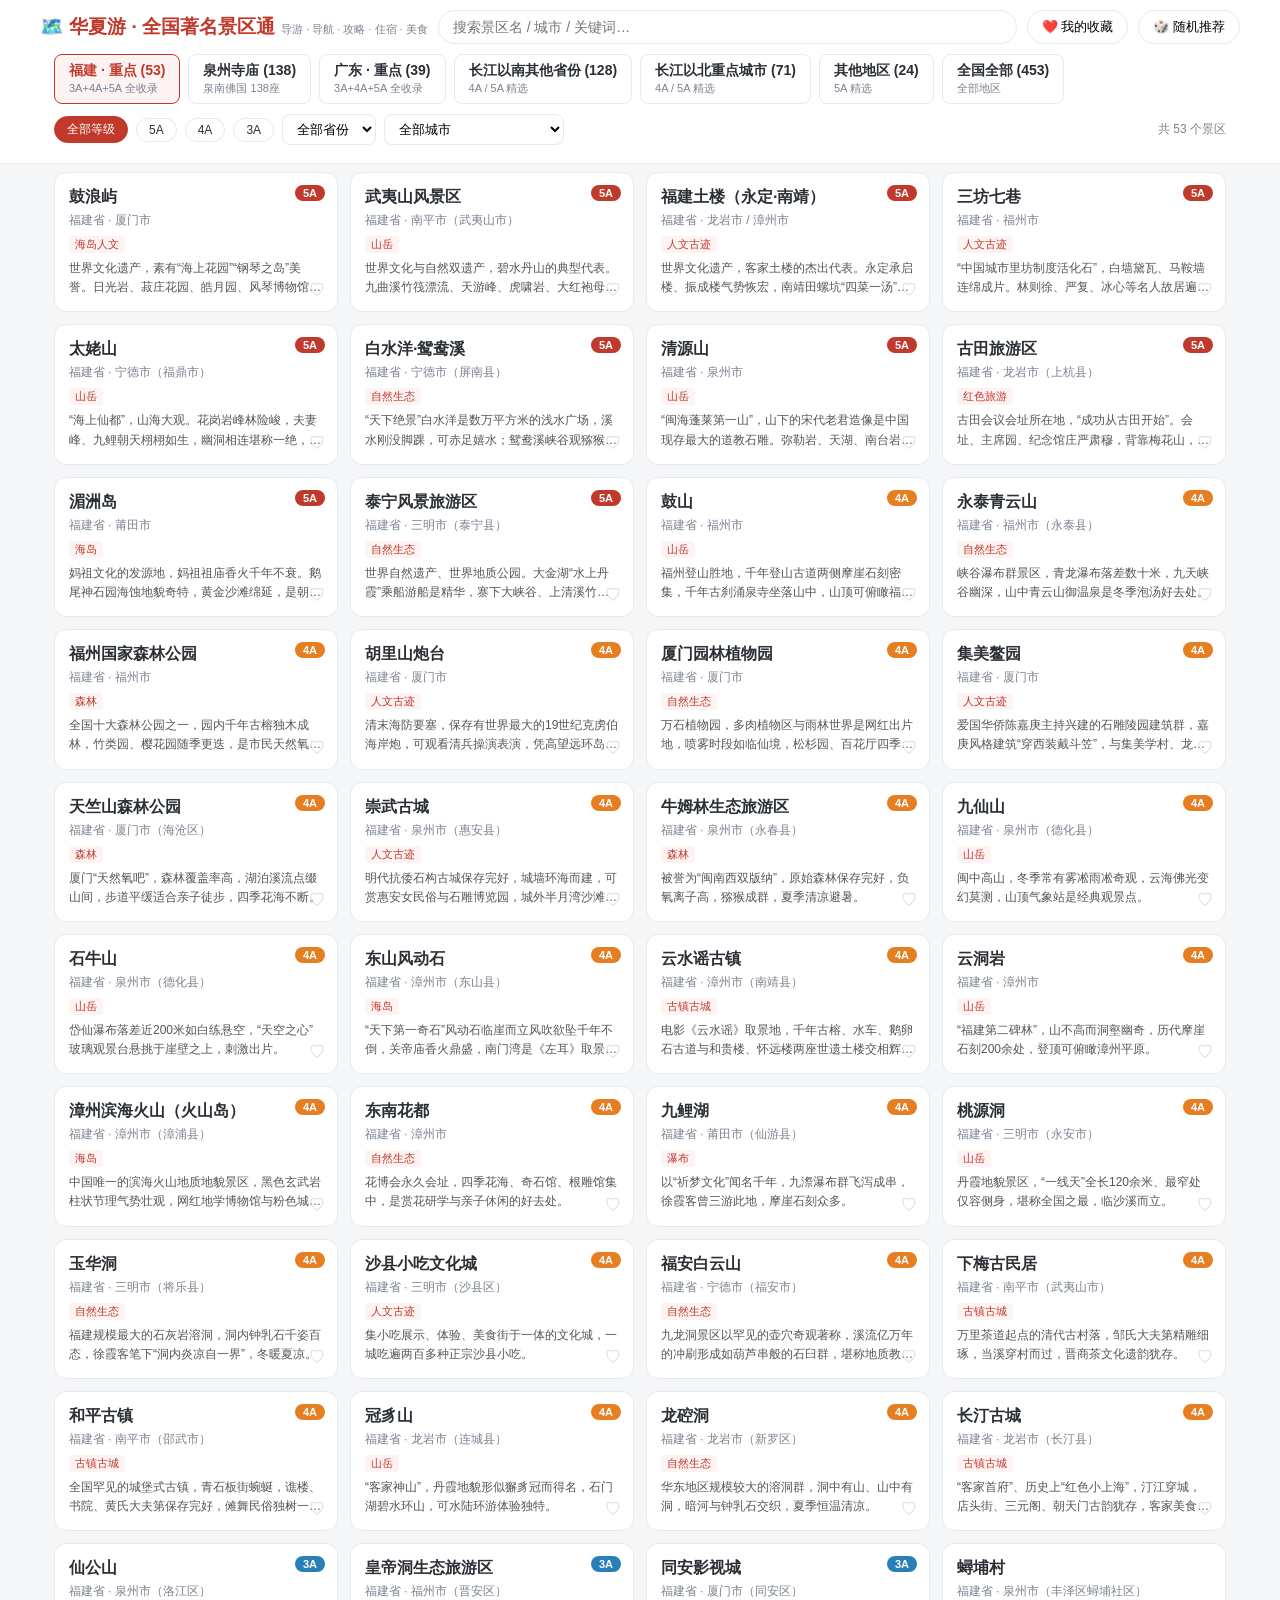
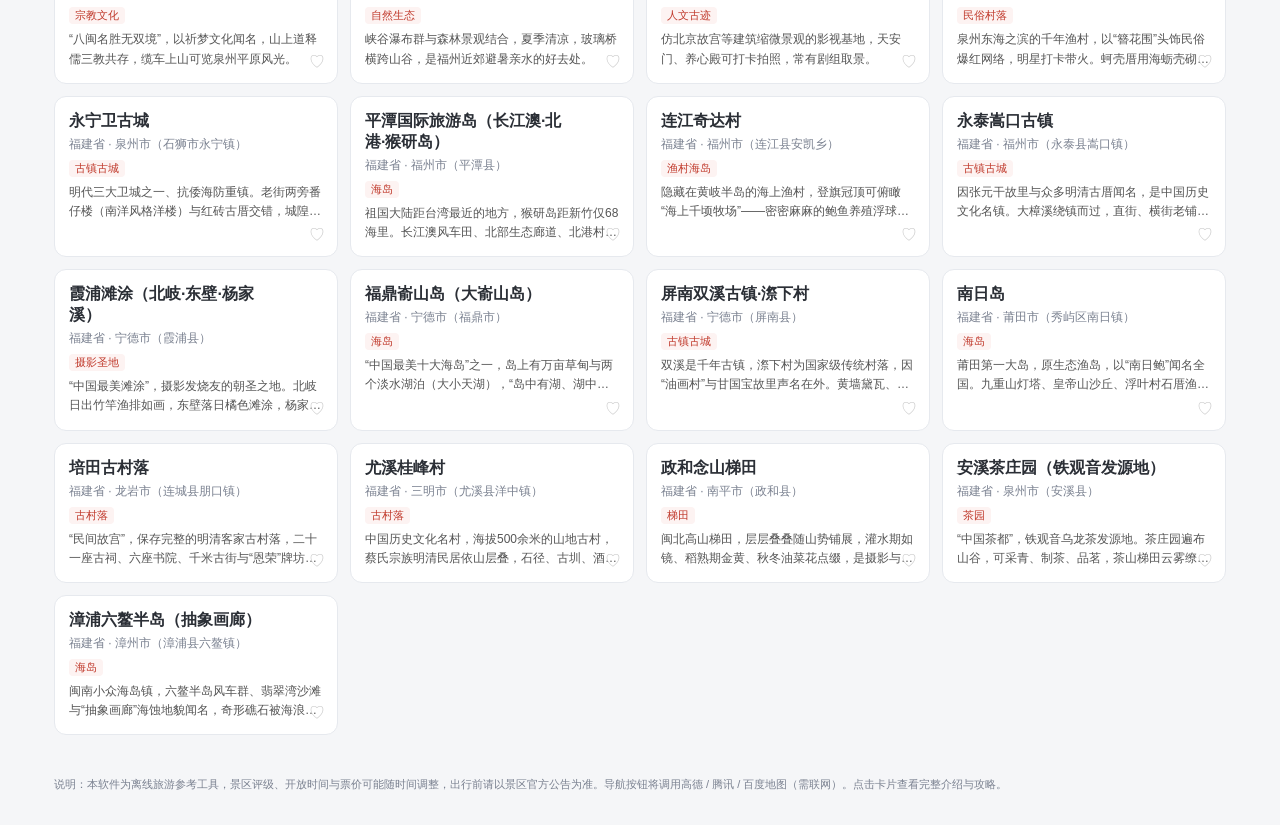
<file: huaxiayou/index.html>
<!DOCTYPE html>
<html lang="zh-CN" data-page-node-id="5qQOo6qNnpRcoB7FUFhqDJ">
<head data-page-node-id="1D6QlLmahAvY5DkrDjGeo2">
<meta charset="utf-8" data-page-node-id="byyomH0gAI3AwPJUmFb3cO">
<meta name="viewport" content="width=device-width, initial-scale=1" data-page-node-id="graJS9E8gBoG9Cu9NGtvIS">
<title>华夏游 · 全国著名景区通</title>
<style>
:root{--red:#c0392b;--bg:#f5f6f8;--card:#fff;--txt:#2b2f36;--muted:#7a8190;--line:#e6e9ee;}
*{box-sizing:border-box;margin:0;padding:0}
body{font-family:"Microsoft YaHei","PingFang SC",sans-serif;background:var(--bg);color:var(--txt);font-size:14px}
header{position:sticky;top:0;z-index:20;background:#fff;border-bottom:1px solid var(--line);padding:10px 14px}
.hrow{display:flex;gap:10px;align-items:center;flex-wrap:wrap;max-width:1200px;margin:0 auto}
h1{font-size:19px;color:var(--red);white-space:nowrap}
h1 small{font-size:11px;color:var(--muted);font-weight:normal;margin-left:6px}
#q{flex:1;min-width:160px;padding:8px 14px;border:1px solid var(--line);border-radius:20px;font-size:14px;outline:none}
#q:focus{border-color:var(--red)}
.btn{border:1px solid var(--line);background:#fff;border-radius:18px;padding:7px 14px;cursor:pointer;font-size:13px}
.btn:hover{border-color:var(--red);color:var(--red)}
.btn.act{background:var(--red);color:#fff;border-color:var(--red)}
.tabs{display:flex;gap:8px;overflow-x:auto;padding:10px 14px 2px;max-width:1200px;margin:0 auto}
.tab{white-space:nowrap;border:1px solid var(--line);background:#fff;border-radius:8px;padding:7px 14px;cursor:pointer;font-size:13px;color:#444}
.tab b{display:block;font-size:14px;color:var(--txt)}
.tab small{color:var(--muted);font-size:11px}
.tab.on{border-color:var(--red);background:#fdf3f2}
.tab.on b{color:var(--red)}
.filters{display:flex;gap:8px;flex-wrap:wrap;align-items:center;padding:8px 14px;max-width:1200px;margin:0 auto}
.chip{border:1px solid var(--line);background:#fff;border-radius:14px;padding:4px 12px;font-size:12px;cursor:pointer}
.chip.on{background:var(--red);color:#fff;border-color:var(--red)}
select{padding:6px 10px;border:1px solid var(--line);border-radius:8px;font-size:13px;background:#fff;max-width:180px}
#stat{color:var(--muted);font-size:12px;margin-left:auto}
main{max-width:1200px;margin:0 auto;padding:8px 14px 40px}
.grid{display:grid;grid-template-columns:repeat(auto-fill,minmax(270px,1fr));gap:12px}
.card{background:var(--card);border:1px solid var(--line);border-radius:12px;padding:14px;cursor:pointer;transition:.15s;position:relative}
.card:hover{box-shadow:0 4px 16px rgba(0,0,0,.08);transform:translateY(-2px)}
.lv{position:absolute;top:12px;right:12px;font-size:11px;font-weight:bold;color:#fff;padding:2px 8px;border-radius:10px}
.lv5{background:var(--red)}.lv4{background:#e67e22}.lv3{background:#2980b9}
.cn{font-size:16px;font-weight:bold;margin-bottom:4px;padding-right:44px}
.cc{color:var(--muted);font-size:12px;margin-bottom:6px}
.tag{display:inline-block;font-size:11px;color:var(--red);background:#fdf3f2;border-radius:4px;padding:1px 6px;margin-bottom:6px}
.ci{color:#555;font-size:12px;line-height:1.6;display:-webkit-box;-webkit-line-clamp:2;-webkit-box-orient:vertical;overflow:hidden}
.fav{position:absolute;bottom:10px;right:12px;background:none;border:none;font-size:16px;cursor:pointer;color:#ccc}
.fav.on{color:var(--red)}
footer{max-width:1200px;margin:0 auto;padding:0 14px 30px;color:var(--muted);font-size:11px;line-height:1.8}
.mask{display:none;position:fixed;inset:0;background:rgba(0,0,0,.45);z-index:30;overflow-y:auto}
.mask.show{display:block}
.sheet{background:#fff;max-width:680px;margin:40px auto 60px;border-radius:14px;padding:26px 28px}
.sheet h2{font-size:20px;margin-bottom:2px}
.sub{color:var(--muted);font-size:12px;margin-bottom:14px}
.sec{margin:14px 0}
.sec h3{font-size:14px;color:var(--red);margin-bottom:6px;border-left:3px solid var(--red);padding-left:8px}
.sec p{line-height:1.8;color:#444;font-size:13px;white-space:pre-wrap}
.navs{display:flex;gap:10px;flex-wrap:wrap;margin-top:18px}
.navs a{text-decoration:none;background:#1a73e8;color:#fff;padding:9px 16px;border-radius:8px;font-size:13px}
.navs a.g{background:#00b96b}
.close{float:right;border:none;background:none;font-size:22px;cursor:pointer;color:#999}
@media(max-width:600px){.sheet{margin:14px;padding:18px}.grid{grid-template-columns:1fr}}
</style>
<link rel="manifest" href="manifest.json">
<meta name="apple-mobile-web-app-capable" content="yes">
<meta name="mobile-web-app-capable" content="yes">
<meta name="apple-mobile-web-app-status-bar-style" content="black-translucent">
<meta name="apple-mobile-web-app-title" content="华夏游">
<link rel="apple-touch-icon" href="apple-touch-icon.png">
<link rel="icon" href="favicon.png">
<meta name="theme-color" content="#c0392b">
</head>
<body data-page-node-id="AQRa6AZRcIMhV6ZqPCaPRw">
<header data-page-node-id="7EsjvU1dyrFm2hm4OQYuWJ">
  <div class="hrow" data-page-node-id="j0Bo87osHdTlMK3gWimn63">
    <h1 data-page-node-id="0WlutyKZHAMXzZ43LSz8jc">🗺️ 华夏游 · 全国著名景区通<small data-page-node-id="Y48PIDzAeUjIC9Z7mUBGje">导游 · 导航 · 攻略 · 住宿 · 美食</small></h1>
    <input id="q" placeholder="搜索景区名 / 城市 / 关键词…" data-page-node-id="4tCfHQNI0UdVIJZXi4sMT9">
    <button class="btn" id="favBtn" data-page-node-id="1B4MyFim3arG4NUWT96kHk">❤️ 我的收藏</button>
    <button class="btn" id="randBtn" data-page-node-id="Av9vQ93TfrgrYxyhp2uTwl">🎲 随机推荐</button>
  </div>
  <div class="tabs" id="tabs" data-page-node-id="lklRCzVJKw6by2IGGtpfv5"></div>
  <div class="filters" id="filters" data-page-node-id="tqyMzahVButjdl11Drlf4O"></div>
</header>
<main data-page-node-id="twlLv74cTSCNUTf8hZgLzZ"><div class="grid" id="grid" data-page-node-id="ArCJfNK9EBe26lYA53llC4"></div></main>
<footer data-page-node-id="vio99vkuiL9SgoDehFMa6n">说明：本软件为离线旅游参考工具，景区评级、开放时间与票价可能随时间调整，出行前请以景区官方公告为准。导航按钮将调用高德 / 腾讯 / 百度地图（需联网）。点击卡片查看完整介绍与攻略。</footer>
<div class="mask" id="mask" data-page-node-id="iDC4EfffIKNA1mGWNlRQCG"><div class="sheet" id="sheet" data-page-node-id="UBBFfSp3UUzfpEuJHhKmKH"></div></div>

<script src="data/fj.js"></script>
<script src="data/qz_miao.js"></script>
<script src="data/gd.js"></script>
<script src="data/south_a.js"></script>
<script src="data/south_b.js"></script>
<script src="data/north.js"></script>
<script src="data/rest.js"></script>
<script>
window.DB = window.DB || [];
const REGIONS=[
 {id:"fd",name:"福建 · 重点",ps:["福建省"],desc:"3A+4A+5A 全收录"},
 {id:"qz",name:"泉州寺庙",ps:["泉州市"],desc:"泉南佛国 138座"},
 {id:"gd",name:"广东 · 重点",ps:["广东省"],desc:"3A+4A+5A 全收录"},
 {id:"south",name:"长江以南其他省份",ps:["浙江省","江苏省","上海市","安徽省","江西省","湖南省","湖北省","四川省","重庆市","云南省","贵州省","广西壮族自治区","海南省","台湾省"],desc:"4A / 5A 精选"},
 {id:"north",name:"长江以北重点城市",ps:["北京市","天津市","河北省","山西省","山东省","河南省","陕西省","辽宁省","吉林省","黑龙江省"],desc:"4A / 5A 精选"},
 {id:"rest",name:"其他地区",ps:["内蒙古自治区","甘肃省","青海省","宁夏回族自治区","新疆维吾尔自治区","西藏自治区"],desc:"5A 精选"},
 {id:"all",name:"全国全部",ps:null,desc:"全部地区"}
];
const state={region:"fd",level:0,province:"",city:"",q:"",fav:false};
let favs=[];
try{favs=JSON.parse(localStorage.getItem("hy_favs")||"[]")}catch(e){favs=[]}
const key=s=>s.p+"|"+s.n;
function regionOf(p){const r=REGIONS.find(r=>r.ps&&r.ps.includes(p));return r?r.id:"rest"}

function renderTabs(){
  const el=document.getElementById("tabs");el.innerHTML="";
  REGIONS.forEach(r=>{
    const n=DB.filter(s=>!r.ps||r.ps.includes(s.p)).length;
    const d=document.createElement("div");d.className="tab"+(state.region===r.id?" on":"");
    d.innerHTML="<b>"+r.name+" ("+n+")</b><small>"+r.desc+"</small>";
    d.onclick=()=>{state.region=r.id;state.province="";state.city="";state.level=0;render()};
    el.appendChild(d);
  });
}
function renderFilters(){
  const el=document.getElementById("filters");el.innerHTML="";
  let levels;
  if(state.region==="qz"){levels=[[0,"全部"],[ "国保","国保"],[ "省保","省保"],[ "市保","市保"],[ "4A","4A"],[ "知名","知名"],[ "民间","民间"]];}
  else{levels=[[0,"全部等级"],[5,"5A"],[4,"4A"],[3,"3A"]];}
  levels.forEach(([v,t])=>{
    const c=document.createElement("span");c.className="chip"+(state.level===v?" on":"");c.textContent=t;
    c.onclick=()=>{state.level=v;render()};el.appendChild(c);
  });
  const r=REGIONS.find(r=>r.id===state.region);
  const pool=DB.filter(s=>!r.ps||r.ps.includes(s.p));
  const provs=[...new Set(pool.map(s=>s.p))];
  const sel1=document.createElement("select");
  sel1.innerHTML='<option value="">全部省份</option>'+provs.map(p=>'<option'+(state.province===p?" selected":"")+'>'+p+'</option>').join("");
  sel1.onchange=()=>{state.province=sel1.value;state.city="";render()};
  el.appendChild(sel1);
  const cities=[...new Set(pool.filter(s=>!state.province||s.p===state.province).map(s=>s.c))].sort();
  const sel2=document.createElement("select");
  sel2.innerHTML='<option value="">全部城市</option>'+cities.map(c=>'<option'+(state.city===c?" selected":"")+'>'+c+'</option>').join("");
  sel2.onchange=()=>{state.city=sel2.value;render()};
  el.appendChild(sel2);
  const stat=document.createElement("span");stat.id="stat";el.appendChild(stat);
}
function current(){
  const r=REGIONS.find(r=>r.id===state.region);
  let list=DB.filter(s=>!r.ps||r.ps.includes(s.p));
  if(state.level)list=list.filter(s=>s.l===state.level);
  if(state.province)list=list.filter(s=>s.p===state.province);
  if(state.city)list=list.filter(s=>s.c===state.city);
  const q=state.q.trim();
  if(q)list=list.filter(s=>(s.n+s.c+s.p+s.t+s.intro).includes(q));
  if(state.fav)list=list.filter(s=>favs.includes(key(s)));
  return list.sort((a,b)=>(typeof b.l==='number'?b.l:0)-(typeof a.l==='number'?a.l:0));
}
function render(){
  renderTabs();renderFilters();
  const list=current(),grid=document.getElementById("grid");
  const stat=document.getElementById("stat");
  if(stat)stat.textContent="共 "+list.length+" 个景区";
  grid.innerHTML="";
  if(!list.length){grid.innerHTML='<p style="color:#999;padding:20px">没有符合条件的景区，试试更换筛选条件。</p>';return}
  list.forEach(s=>{
    const d=document.createElement("div");d.className="card";
    const lvlNum=typeof s.l==='number';
    d.innerHTML='<span class="lv '+(lvlNum?'lv'+s.l:'lvx')+'">'+(lvlNum?s.l+'A':s.l)+'</span>'
      +'<div class="cn">'+s.n+'</div>'
      +'<div class="cc">'+s.p+' · '+s.c+(s.loc?' · '+s.loc:'')+'</div>'
      +'<span class="tag">'+s.t+'</span>'
      +'<div class="ci">'+s.intro+'</div>'
      +'<button class="fav'+(favs.includes(key(s))?" on":"")+'">'+(favs.includes(key(s))?"❤":"♡")+'</button>';
    d.querySelector(".fav").onclick=e=>{e.stopPropagation();toggleFav(s)};
    d.onclick=()=>openDetail(s);
    grid.appendChild(d);
  });
}
function toggleFav(s){
  const k=key(s);
  if(favs.includes(k)){favs=favs.filter(x=>x!==k)}else{favs.push(k)}
  localStorage.setItem("hy_favs",JSON.stringify(favs));render();
}
function openDetail(s){
  const kw=encodeURIComponent(s.p+s.c+s.n);
  document.getElementById("sheet").innerHTML=
    '<button class="close" onclick="document.getElementById(\'mask\').classList.remove(\'show\')">×</button>'
    +'<span class="lv '+(typeof s.l==='number'?'lv'+s.l:'lvx')+'" style="position:static;display:inline-block;margin-bottom:6px">'+(typeof s.l==='number'? s.l+'A 景区':s.l)+'</span>'
    +'<h2>'+s.n+'</h2><div class="sub">'+s.p+' · '+s.c+' · '+s.t+'</div>'
    +'<div class="sec"><h3>📍 景区介绍</h3><p>'+s.intro+'</p></div>'
    +'<div class="sec"><h3>🧭 游玩攻略</h3><p>'+s.tips+'</p></div>'
    +'<div class="sec"><h3>🏨 住宿介绍</h3><p>'+s.hotel+'</p></div>'
    +'<div class="sec"><h3>🍜 地方美食</h3><p>'+s.food+'</p></div>'
    +'<div class="navs"><a target="_blank" href="https://uri.amap.com/search?keyword='+kw+'&src=webapp.amap">🧭 高德导航</a>'
    +'<a class="g" target="_blank" href="https://map.qq.com/search/'+encodeURIComponent(s.c+s.n)+'">🧭 腾讯地图</a>'
    +'<a target="_blank" style="background:#3385ff" href="https://map.baidu.com/s?wd='+kw+'">🧭 百度地图</a></div>';
  document.getElementById("mask").classList.add("show");
}
document.getElementById("mask").onclick=e=>{if(e.target.id==="mask")e.target.classList.remove("show")};
document.getElementById("q").oninput=e=>{state.q=e.target.value;render()};
document.getElementById("favBtn").onclick=function(){state.fav=!state.fav;this.classList.toggle("act",state.fav);render()};
document.getElementById("randBtn").onclick=()=>{const l=current();if(l.length)openDetail(l[Math.floor(Math.random()*l.length)])};
render();
</script>
<script>
if ('serviceWorker' in navigator) {
  window.addEventListener('load', function () {
    navigator.serviceWorker.register('./sw.js').catch(function () {});
  });
}
</script>
</body>
</html>
</file>
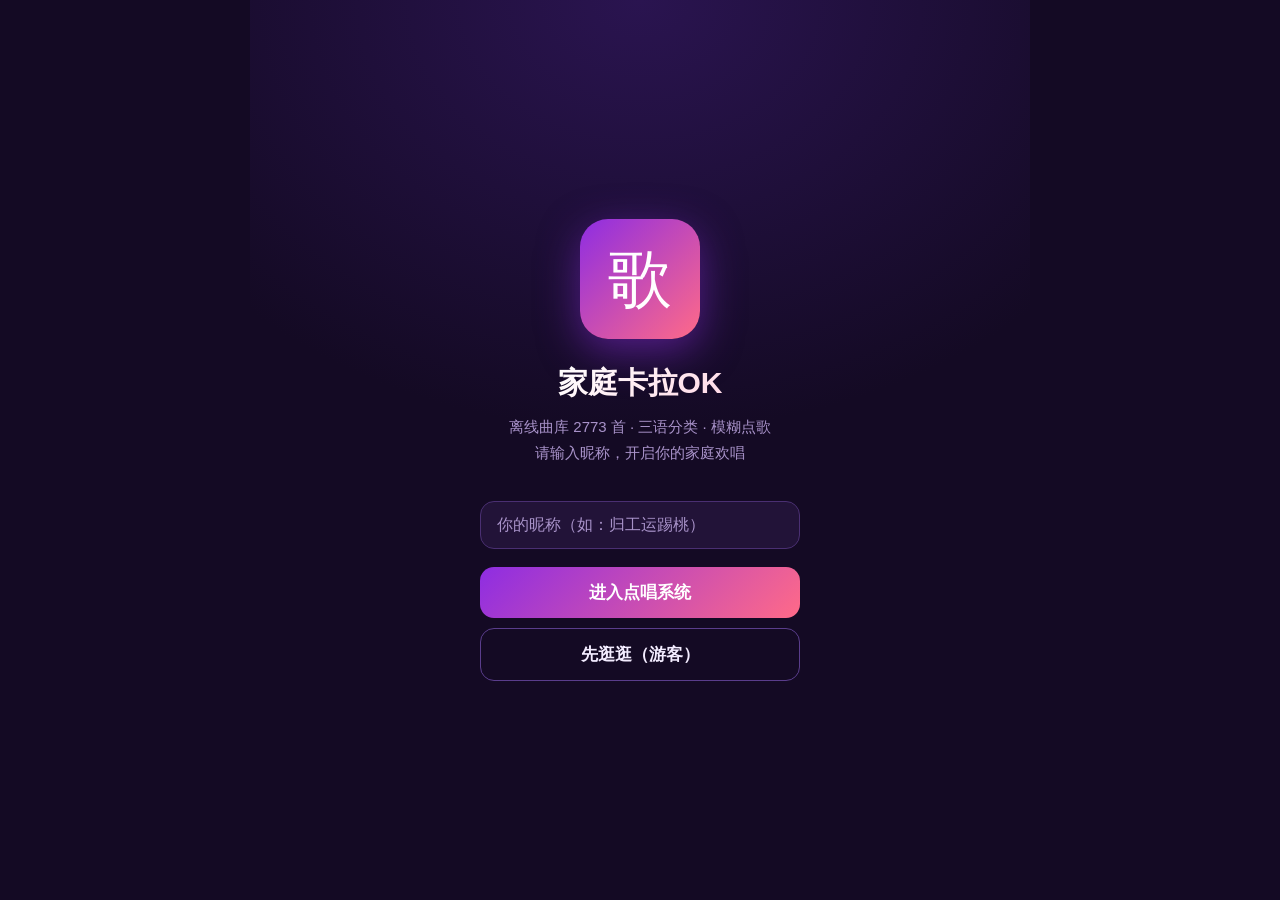
<file: karaoke/index.html>
<!DOCTYPE html>
<html lang="zh-CN">
<head>
<meta charset="UTF-8">
<meta name="viewport" content="width=device-width, initial-scale=1.0, viewport-fit=cover, maximum-scale=1.0, user-scalable=no">
<title>家庭卡拉OK · 点唱系统</title>
<link rel="manifest" href="manifest.json">
<link rel="apple-touch-icon" href="apple-touch-icon.png">
<meta name="apple-mobile-web-app-capable" content="yes">
<meta name="mobile-web-app-capable" content="yes">
<meta name="apple-mobile-web-app-status-bar-style" content="black-translucent">
<meta name="apple-mobile-web-app-title" content="家庭卡拉OK">
<meta name="theme-color" content="#8e2de2">
<style>
  :root{
    --p1:#8e2de2; --p2:#ff6a88; --bg:#140a24; --card:#221338; --card2:#2c1a47;
    --tx:#f3ecff; --mut:#a892c9; --grn:#36d399; --red:#ff5a7a; --gold:#ffd166;
  }
  *{box-sizing:border-box; -webkit-tap-highlight-color:transparent;}
  html,body{margin:0;padding:0;background:var(--bg);color:var(--tx);
    font-family:-apple-system,BlinkMacSystemFont,"PingFang SC","Microsoft YaHei",sans-serif;
    -webkit-font-smoothing:antialiased; overscroll-behavior:none;}
  body{max-width:780px;margin:0 auto;min-height:100vh;
    background:radial-gradient(120% 80% at 50% 0%, #2a1450 0%, var(--bg) 60%);}
  button{font-family:inherit;cursor:pointer;border:none;outline:none;}
  .grad{background:linear-gradient(135deg,var(--p1),var(--p2));}
  .hidden{display:none !important;}
  /* ===== 欢迎/注册页 ===== */
  #welcome{min-height:100vh;display:flex;flex-direction:column;align-items:center;justify-content:center;padding:32px;text-align:center;}
  #welcome .logo{width:120px;height:120px;border-radius:28px;display:flex;align-items:center;justify-content:center;font-size:64px;font-family:"KaiTi","STKaiti",serif;color:#fff;box-shadow:0 12px 40px rgba(142,45,226,.5);}
  #welcome h1{font-size:30px;margin:24px 0 6px;background:linear-gradient(135deg,#fff,#ffd9e6);-webkit-background-clip:text;background-clip:text;color:transparent;}
  #welcome p{color:var(--mut);margin:4px 0 28px;font-size:15px;line-height:1.7;}
  .field{width:100%;max-width:320px;margin:8px 0;}
  .field input{width:100%;padding:14px 16px;border-radius:14px;border:1px solid #4a2f72;background:var(--card);color:var(--tx);font-size:16px;}
  .field input::placeholder{color:var(--mut);}
  .btn{width:100%;max-width:320px;padding:14px;border-radius:14px;color:#fff;font-size:17px;font-weight:600;margin-top:10px;}
  .btn.ghost{background:transparent;border:1px solid #5a3d8c;color:var(--tx);}
  /* ===== 主应用 ===== */
  header{position:sticky;top:0;z-index:20;backdrop-filter:blur(12px);
    background:rgba(20,10,36,.82);border-bottom:1px solid #34204f;padding:10px 14px;}
  .htop{display:flex;align-items:center;gap:10px;}
  .htop .lg{width:40px;height:40px;border-radius:11px;display:flex;align-items:center;justify-content:center;font-size:22px;font-family:"KaiTi","STKaiti",serif;color:#fff;}
  .htop .tt{flex:1;min-width:0;}
  .htop .tt b{font-size:17px;}
  .htop .tt small{display:block;color:var(--mut);font-size:12px;white-space:nowrap;overflow:hidden;text-overflow:ellipsis;}
  .iconbtn{width:40px;height:40px;border-radius:11px;background:var(--card2);color:var(--tx);font-size:18px;display:flex;align-items:center;justify-content:center;}
  .iconbtn.on{background:linear-gradient(135deg,var(--p1),var(--p2));}
  /* 搜索 */
  .search{padding:10px 14px 4px;}
  .seg{display:flex;background:var(--card);border-radius:12px;padding:3px;gap:3px;}
  .seg button{flex:1;padding:9px 4px;border-radius:9px;background:transparent;color:var(--mut);font-size:13px;}
  .seg button.active{background:linear-gradient(135deg,var(--p1),var(--p2));color:#fff;font-weight:600;}
  .sin{display:flex;gap:8px;margin-top:8px;}
  .sin input{flex:1;padding:13px 14px;border-radius:12px;border:1px solid #4a2f72;background:var(--card);color:var(--tx);font-size:16px;}
  .sin .clr{padding:0 14px;border-radius:12px;background:var(--card2);color:var(--mut);font-size:14px;}
  /* 手写板 */
  #padWrap{margin-top:8px;background:var(--card);border-radius:14px;padding:10px;}
  #pad{width:100%;height:150px;background:#0e0820;border-radius:10px;touch-action:none;display:block;}
  .padbar{display:flex;gap:8px;margin-top:8px;}
  .padbar button{flex:1;padding:10px;border-radius:10px;background:var(--card2);color:var(--tx);font-size:14px;}
  .padbar button.prim{background:linear-gradient(135deg,var(--p1),var(--p2));color:#fff;font-weight:600;}
  .recog{text-align:center;color:var(--gold);font-size:14px;margin-top:6px;min-height:18px;}
  /* 分类标签 */
  .tabs{padding:10px 14px 2px;}
  .tabrow{display:flex;gap:7px;overflow-x:auto;padding-bottom:6px;-webkit-overflow-scrolling:touch;}
  .tabrow::-webkit-scrollbar{display:none;}
  .chip{flex:0 0 auto;padding:8px 15px;border-radius:20px;background:var(--card);color:var(--mut);font-size:14px;border:1px solid transparent;}
  .chip.active{background:linear-gradient(135deg,var(--p1),var(--p2));color:#fff;font-weight:600;border-color:transparent;}
  .chip.sub{background:var(--card2);font-size:13px;}
  /* 列表 */
  .list{padding:6px 14px 90px;}
  .row{display:flex;align-items:center;gap:12px;padding:12px;border-radius:14px;background:var(--card);margin-bottom:8px;}
  .row .no{width:30px;flex:0 0 auto;text-align:center;color:var(--mut);font-size:13px;}
  .row .info{flex:1;min-width:0;}
  .row .info .nm{font-size:16px;font-weight:600;white-space:nowrap;overflow:hidden;text-overflow:ellipsis;}
  .row .info .sg{font-size:13px;color:var(--mut);white-space:nowrap;overflow:hidden;text-overflow:ellipsis;}
  .row .info .tg{display:inline-block;margin-top:3px;font-size:11px;color:#d9c2ff;background:rgba(142,45,226,.22);padding:2px 8px;border-radius:8px;}
  .row .acts{display:flex;gap:6px;flex:0 0 auto;}
  .row .acts button{padding:8px 12px;border-radius:10px;font-size:13px;font-weight:600;}
  .row .acts .pick{background:linear-gradient(135deg,var(--p1),var(--p2));color:#fff;}
  .row .acts .play{background:var(--card2);color:var(--tx);}
  .row.hot .no{color:var(--gold);font-weight:700;}
  .more{text-align:center;padding:14px;color:var(--mut);font-size:14px;}
  .cnt{text-align:center;color:var(--mut);font-size:12px;padding:2px 0 6px;}
  /* 底部播放条 */
  #dock{position:fixed;left:0;right:0;bottom:0;max-width:780px;margin:0 auto;z-index:30;
    background:rgba(28,16,48,.95);backdrop-filter:blur(12px);border-top:1px solid #3a2358;
    padding:8px 12px calc(8px + env(safe-area-inset-bottom));display:flex;align-items:center;gap:10px;}
  #dock .mini{flex:1;min-width:0;}
  #dock .mini .t{font-size:14px;font-weight:600;white-space:nowrap;overflow:hidden;text-overflow:ellipsis;}
  #dock .mini .s{font-size:12px;color:var(--mut);}
  #dock .eq{display:flex;gap:2px;align-items:flex-end;height:18px;}
  #dock .eq i{width:3px;background:linear-gradient(var(--p1),var(--p2));border-radius:2px;animation:eq .9s infinite ease-in-out;}
  #dock .eq i:nth-child(2){animation-delay:.15s}#dock .eq i:nth-child(3){animation-delay:.3s}#dock .eq i:nth-child(4){animation-delay:.45s}
  @keyframes eq{0%,100%{height:4px}50%{height:18px}}
  #dock button{padding:10px 14px;border-radius:12px;font-weight:600;font-size:14px;}
  #dock .go{background:linear-gradient(135deg,var(--p1),var(--p2));color:#fff;}
  /* ===== 播放页 ===== */
  #player{position:fixed;inset:0;z-index:50;background:radial-gradient(130% 90% at 50% 0%,#3a1a66,var(--bg));
    display:flex;flex-direction:column;padding:env(safe-area-inset-top) 16px calc(env(safe-area-inset-bottom) + 16px);}
  #player .top{display:flex;align-items:center;gap:10px;padding:8px 0;}
  #player .top .x{padding:8px 12px;border-radius:10px;background:rgba(255,255,255,.1);color:#fff;font-size:14px;}
  #player .stage{flex:1;display:flex;flex-direction:column;align-items:center;justify-content:center;}
  .disc{width:200px;height:200px;border-radius:50%;background:linear-gradient(135deg,#3a1a66,#1a0c30);
    border:6px solid rgba(255,255,255,.08);display:flex;align-items:center;justify-content:center;
    box-shadow:0 20px 60px rgba(0,0,0,.5);position:relative;}
  .disc.spin{animation:spin 6s linear infinite;}
  @keyframes spin{to{transform:rotate(360deg)}}
  .disc .hole{width:46px;height:46px;border-radius:50%;background:linear-gradient(135deg,var(--p1),var(--p2));display:flex;align-items:center;justify-content:center;font-size:24px;font-family:"KaiTi","STKaiti",serif;color:#fff;}
  .eqbig{display:flex;gap:4px;align-items:flex-end;height:60px;margin:24px 0;}
  .eqbig i{width:6px;background:linear-gradient(var(--p1),var(--p2));border-radius:4px;animation:eqb 1s infinite ease-in-out;}
  @keyframes eqb{0%,100%{height:12px}50%{height:60px}}
  .songtitle{font-size:24px;font-weight:700;text-align:center;margin-top:6px;}
  .songsinger{color:var(--mut);margin-top:4px;font-size:15px;text-align:center;}
  .songtag{margin-top:10px;font-size:12px;color:#d9c2ff;background:rgba(142,45,226,.22);padding:4px 12px;border-radius:10px;}
  .lyr{color:var(--mut);font-size:14px;text-align:center;margin-top:16px;line-height:1.9;min-height:48px;}
  .lyr b{color:var(--gold);}
  .pctrl{display:flex;gap:10px;justify-content:center;padding:14px 0;}
  .pctrl button{padding:13px 18px;border-radius:14px;font-size:15px;font-weight:600;}
  .pctrl .nxt{background:linear-gradient(135deg,var(--p1),var(--p2));color:#fff;}
  .pctrl .sec{background:rgba(255,255,255,.12);color:#fff;}
  .qpanel{max-height:30vh;overflow-y:auto;background:rgba(0,0,0,.25);border-radius:14px;margin-top:8px;padding:6px;}
  .qitem{display:flex;align-items:center;gap:8px;padding:9px 10px;border-bottom:1px solid rgba(255,255,255,.06);}
  .qitem .qi{flex:1;min-width:0;}
  .qitem .qi .qn{font-size:14px;white-space:nowrap;overflow:hidden;text-overflow:ellipsis;}
  .qitem .qi .qs{font-size:11px;color:var(--mut);}
  .qitem button{background:rgba(255,90,122,.2);color:var(--red);font-size:12px;padding:6px 10px;border-radius:8px;}
  .qhead{display:flex;justify-content:space-between;align-items:center;padding:6px 4px;color:var(--mut);font-size:13px;}
  /* ===== 弹层 ===== */
  .modal{position:fixed;inset:0;z-index:60;background:rgba(0,0,0,.6);display:flex;align-items:flex-end;justify-content:center;}
  .sheet{width:100%;max-width:780px;background:var(--bg);border-radius:22px 22px 0 0;padding:18px 16px calc(18px + env(safe-area-inset-bottom));max-height:86vh;overflow-y:auto;}
  .sheet h3{margin:2px 0 14px;font-size:18px;}
  .sheet .close{float:right;background:var(--card2);color:var(--tx);padding:6px 12px;border-radius:10px;font-size:13px;}
  .formrow{margin-bottom:12px;}
  .formrow label{display:block;font-size:13px;color:var(--mut);margin-bottom:5px;}
  .formrow input,.formrow select{width:100%;padding:12px 14px;border-radius:11px;border:1px solid #4a2f72;background:var(--card);color:var(--tx);font-size:15px;}
  .bigbtn{width:100%;padding:14px;border-radius:13px;color:#fff;font-size:16px;font-weight:600;margin-top:6px;}
  .bigbtn.alt{background:var(--card2);}
  .note{font-size:12px;color:var(--mut);line-height:1.6;margin-top:8px;}
  .toast{position:fixed;left:50%;top:18%;transform:translateX(-50%);z-index:99;background:rgba(0,0,0,.85);color:#fff;padding:11px 18px;border-radius:12px;font-size:14px;max-width:80%;text-align:center;}
  .banner{margin:0 14px;padding:9px 12px;border-radius:11px;background:rgba(54,211,153,.14);color:var(--grn);font-size:13px;text-align:center;}
</style>
</head>
<body>

<!-- 欢迎 / 注册 -->
<div id="welcome">
  <div class="logo grad">歌</div>
  <h1>家庭卡拉OK</h1>
  <p>离线曲库 2773 首 · 三语分类 · 模糊点歌<br>请输入昵称，开启你的家庭欢唱</p>
  <div class="field"><input id="nick" placeholder="你的昵称（如：归工运踢桃）" maxlength="12"></div>
  <button class="btn grad" id="enterBtn">进入点唱系统</button>
  <button class="btn ghost" id="skipBtn">先逛逛（游客）</button>
</div>

<!-- 主应用 -->
<div id="app" class="hidden">
  <header>
    <div class="htop">
      <div class="lg grad">歌</div>
      <div class="tt"><b>家庭卡拉OK</b><small id="hello">欢迎回家</small></div>
      <button class="iconbtn" id="modeBtn" title="离线/联网切换">📴</button>
      <button class="iconbtn" id="mgBtn" title="歌库管理">⚙️</button>
    </div>
  </header>

  <div id="netBanner" class="banner hidden">已切换「联网模式」：可填写在线曲库地址，联网搜索线上歌曲</div>

  <div class="search">
    <div class="seg" id="modeSeg">
      <button data-m="py" class="active">拼音</button>
      <button data-m="first">首字</button>
      <button data-m="hand">手写</button>
      <button data-m="kw">歌名/歌手</button>
    </div>
    <div class="sin">
      <input id="q" placeholder="输入拼音，如 tianshang 或 ts">
      <button class="clr" id="clrBtn">清空</button>
    </div>
    <div id="padWrap" class="hidden">
      <canvas id="pad"></canvas>
      <div class="recog" id="recog">在此手写歌名首字</div>
      <div class="padbar">
        <button id="padClear">重写</button>
        <button id="padRecog" class="prim">识别并搜索</button>
      </div>
    </div>
  </div>

  <div class="tabs">
    <div class="tabrow" id="langTabs">
      <button class="chip active" data-c="">全部语言</button>
      <button class="chip" data-c="国语">国语</button>
      <button class="chip" data-c="闽南话">闽南话</button>
      <button class="chip" data-c="粤语">粤语</button>
    </div>
    <div class="tabrow" id="typeTabs" style="margin-top:7px">
      <button class="chip active" data-t="">全部类型</button>
      <button class="chip" data-t="舞曲">舞曲</button>
      <button class="chip" data-t="乐器">乐器</button>
    </div>
    <div class="tabrow" id="subTabs" style="margin-top:7px"></div>
  </div>

  <div class="cnt" id="cnt"></div>
  <div class="list" id="list"></div>
  <div class="more hidden" id="moreBtn">加载更多</div>
</div>

<!-- 底部播放条 -->
<div id="dock" class="hidden">
  <div class="mini">
    <div class="t" id="dockT">未在播放</div>
    <div class="s" id="dockS">—</div>
  </div>
  <div class="eq"><i></i><i></i><i></i><i></i></div>
  <button class="go" id="dockGo">打开</button>
</div>

<!-- 播放页 -->
<div id="player" class="hidden">
  <div class="top">
    <button class="x" id="plClose">‹ 返回</button>
    <div style="flex:1"></div>
    <button class="x" id="plQueue">已点歌单</button>
  </div>
  <div class="stage">
    <div class="disc" id="disc"><div class="hole">歌</div></div>
    <div class="eqbig"><i></i><i></i><i></i><i></i><i></i><i></i><i></i></div>
    <div class="songtitle" id="plTitle">—</div>
    <div class="songsinger" id="plSinger">—</div>
    <div class="songtag" id="plTag"></div>
    <div class="lyr" id="plLyr"></div>
  </div>
  <div class="pctrl">
    <button class="sec" id="plToggle">⏸ 暂停演示</button>
    <button class="nxt" id="plNext">下一首 ⏭</button>
  </div>
  <div class="qpanel hidden" id="qPanel">
    <div class="qhead"><span id="qCount">已点 0 首</span><button class="x" id="qClear" style="padding:4px 10px;background:rgba(255,90,122,.2);color:var(--red);border-radius:8px;font-size:12px">清空</button></div>
    <div id="qList"></div>
  </div>
</div>

<!-- 管理弹层 -->
<div id="mgModal" class="modal hidden">
  <div class="sheet">
    <button class="close" id="mgClose">关闭</button>
    <h3>歌库管理</h3>

    <h3 style="font-size:15px;margin-top:6px">➕ 手动添加歌曲</h3>
    <div class="formrow"><label>歌名</label><input id="aName" placeholder="如：月亮代表我的心"></div>
    <div class="formrow"><label>歌手</label><input id="aSinger" placeholder="如：邓丽君"></div>
    <div class="formrow"><label>分类</label>
      <select id="aCat"><option>国语</option><option>闽南话</option><option>粤语</option><option>舞曲</option><option>乐器</option></select>
    </div>
    <div class="formrow"><label>子单元（可选）</label><input id="aSub" placeholder="如：广场舞 / 钢琴"></div>
    <button class="bigbtn" id="aAdd">添加到曲库</button>

    <h3 style="font-size:15px;margin-top:18px">📥 Excel 批量导入</h3>
    <p class="note">列顺序：序号 / 歌手 / 歌名 / 分类 / 子单元 / 标签 / 音频文件 / 删除。按「序号」或「歌手+歌名」匹配，命中则更新，否则新增。</p>
    <button class="bigbtn alt" id="xlsBtn">选择 Excel 文件导入</button>
    <input type="file" id="xlsFile" accept=".xlsx,.xls" class="hidden">

    <h3 style="font-size:15px;margin-top:18px">💿 U盘 / 文件夹 导入音频</h3>
    <p class="note">从 U 盘或本地选择音频文件（或整个文件夹）。系统按文件名自动匹配曲库中的歌曲，匹配成功即可离线原声播放。</p>
    <button class="bigbtn alt" id="audBtn">选择音频文件</button>
    <button class="bigbtn alt" id="dirBtn">选择整个文件夹</button>
    <input type="file" id="audFile" accept="audio/*" multiple class="hidden">
    <input type="file" id="audDir" webkitdirectory multiple class="hidden">

    <h3 style="font-size:15px;margin-top:18px">🌐 在线曲库地址（联网模式用）</h3>
    <div class="formrow"><input id="onlineUrl" placeholder="https://你的服务器/search?q="></div>
    <button class="bigbtn alt" id="saveOnline">保存</button>
    <p class="note" id="mgStat"></p>
  </div>
</div>

<script src="vendor/pinyin-pro.min.js"></script>
<script src="vendor/xlsx.full.min.js"></script>
<script>
"use strict";
/* ============ 工具 ============ */
const $ = s => document.querySelector(s);
const $$ = s => Array.from(document.querySelectorAll(s));
const LS = {
  get(k,d){ try{const v=localStorage.getItem(k);return v==null?d:JSON.parse(v);}catch(e){return d;} },
  set(k,v){ localStorage.setItem(k, JSON.stringify(v)); }
};
function toast(msg, ms=1800){
  const t=document.createElement('div'); t.className='toast'; t.textContent=msg;
  document.body.appendChild(t); setTimeout(()=>t.remove(), ms);
}
/* ============ IndexedDB（存导入的音频 Blob） ============ */
const DB={db:null};
function dbOpen(){return new Promise((res,rej)=>{
  const r=indexedDB.open('kk_audio',1);
  r.onupgradeneeded=()=>{ if(!r.result.objectStoreNames.contains('blobs')) r.result.createObjectStore('blobs'); };
  r.onsuccess=()=>{DB.db=r.result;res(DB.db);};
  r.onerror=()=>rej(r.error);
});}
function dbPut(id,blob){return new Promise((res,rej)=>{const tx=DB.db.transaction('blobs','readwrite');tx.objectStore('blobs').put(blob,String(id));tx.oncomplete=res;tx.onerror=()=>rej(tx.error);});}
function dbGet(id){return new Promise((res,rej)=>{const tx=DB.db.transaction('blobs','readonly');const g=tx.objectStore('blobs').get(String(id));g.onsuccess=()=>res(g.result);g.onerror=()=>rej(g.error);});}

/* ============ 状态 ============ */
let SONGS=[];            // 全部歌曲（基础 + 用户添加）
let IDX=[];              // 搜索索引
let curFilter={lang:'',type:'',sub:''};
let curMode='py';
let curQuery='';
let listPage=0; const PAGE=80;
let queue=LS.get('kk_queue',[]);   // [{id}]
let userSongs=LS.get('kk_user_songs',[]); // 用户添加的歌曲
let audioMap=LS.get('kk_audio_map',{});   // id->文件名
let onlineUrl=LS.get('kk_online_url','');
let netMode=LS.get('kk_mode','off'); // off | on
let playing=null;       // 当前播放 song
let playTimer=null, isDemo=true, demoPaused=false, demoLeft=0;
let HWR=null;           // 手写识别器

/* ============ 数据加载 ============ */
async function boot(){
  dbOpen().catch(()=>{});
  try{
    const r=await fetch('data/songs.json',{cache:'no-cache'});
    const base=await r.json();
    SONGS = base.concat(userSongs.map(x=>({...x})));
  }catch(e){ toast('曲库加载失败'); }
  buildIndex();
  initUI();
  const nick=LS.get('kk_nick',null);
  if(nick){ enterApp(nick,false); }
  else { $('#welcome').classList.remove('hidden'); }
}

/* 拼音索引 */
function pyOf(str){
  if(!str) return {full:'',ini:''};
  try{
    const full = window.pinyinPro.pinyin(str,{toneType:'none'}).replace(/\s+/g,'').toLowerCase();
    const ini  = window.pinyinPro.pinyin(str,{pattern:'first',toneType:'none'}).replace(/\s+/g,'').toLowerCase();
    return {full, ini};
  }catch(e){ return {full:'',ini:''}; }
}
function buildIndex(){
  IDX = SONGS.map(s=>{
    const p = pyOf(s.n + ' ' + s.s);
    return {
      full: p.full, ini: p.ini,
      kw: (s.n+' '+s.s+' '+p.full+' '+p.ini+' '+s.c+' '+s.u).toLowerCase(),
      firstChar: (s.n||'')[0]||''
    };
  });
}

/* ============ 注册 / 进入 ============ */
function enterApp(nick, save){
  if(save) LS.set('kk_nick',nick);
  $('#hello').textContent = '欢迎回家，'+nick;
  $('#welcome').classList.add('hidden');
  $('#app').classList.remove('hidden');
  $('#dock').classList.remove('hidden');
  renderList();
}

/* ============ UI 初始化 ============ */
function initUI(){
  $('#enterBtn').onclick=()=>{const v=$('#nick').value.trim(); if(!v){toast('请先输入昵称');return;} enterApp(v,true);};
  $('#skipBtn').onclick=()=>enterApp('游客',false);
  $('#nick').addEventListener('keydown',e=>{if(e.key==='Enter')$('#enterBtn').click();});

  // 搜索模式
  $$('#modeSeg button').forEach(b=>b.onclick=()=>{
    $$('#modeSeg button').forEach(x=>x.classList.remove('active'));
    b.classList.add('active'); curMode=b.dataset.m;
    $('#padWrap').classList.toggle('hidden', curMode!=='hand');
    $('#q').classList.toggle('hidden', curMode==='hand');
    if(curMode!=='hand'){ $('#q').focus(); }
    else { setupPad(); }
    renderList();
  });
  $('#q').addEventListener('input',e=>{curQuery=e.target.value.trim().toLowerCase(); renderList();});
  $('#clrBtn').onclick=()=>{$('#q').value='';curQuery='';renderList();};

  // 分类
  $$('#langTabs .chip').forEach(b=>b.onclick=()=>{selTab('#langTabs',b);curFilter.lang=b.dataset.c;renderList();});
  $$('#typeTabs .chip').forEach(b=>b.onclick=()=>{selTab('#typeTabs',b);curFilter.type=b.dataset.t;renderSub();renderList();});

  // 模式切换
  $('#modeBtn').onclick=()=>{
    netMode = netMode==='off'?'on':'off';
    LS.set('kk_mode',netMode);
    const on = netMode==='on';
    $('#modeBtn').textContent = on?'📶':'📴';
    $('#modeBtn').classList.toggle('on',on);
    $('#netBanner').classList.toggle('hidden',!on);
    toast(on?'已切换：联网模式':'已切换：离线模式');
  };
  // 初始化模式按钮
  if(netMode==='on'){ $('#modeBtn').textContent='📶'; $('#modeBtn').classList.add('on'); $('#netBanner').classList.remove('hidden'); }

  $('#mgBtn').onclick=openMg;
  $('#dockGo').onclick=openPlayer;
  $('#plClose').onclick=closePlayer;
  $('#plNext').onclick=nextSong;
  $('#plToggle').onclick=toggleDemo;
  $('#plQueue').onclick=toggleQueue;

  initMg();
}
function selTab(sel,b){$$(sel+' .chip').forEach(x=>x.classList.remove('active'));b.classList.add('active');}
function renderSub(){
  const box=$('#subTabs'); box.innerHTML='';
  if(curFilter.type==='舞曲'||curFilter.type==='乐器'){
    const subs=[...new Set(SONGS.filter(s=>s.c===curFilter.type&&s.u).map(s=>s.u))];
    const all=document.createElement('button');all.className='chip sub active';all.textContent='全部';all.dataset.s='';
    all.onclick=()=>{curFilter.sub='';$$('#subTabs .chip').forEach(x=>x.classList.remove('active'));all.classList.add('active');renderList();};
    box.appendChild(all);
    subs.slice(0,14).forEach(su=>{
      const b=document.createElement('button');b.className='chip sub';b.textContent=su;b.dataset.s=su;
      b.onclick=()=>{curFilter.sub=su;$$('#subTabs .chip').forEach(x=>x.classList.remove('active'));b.classList.add('active');renderList();};
      box.appendChild(b);
    });
  }
}

/* ============ 过滤 + 搜索 ============ */
function filterSongs(){
  const q=curQuery;
  let arr=SONGS.map((s,i)=>({s,i}));
  // 语言 / 类型 / 子单元
  arr=arr.filter(o=>{
    const s=o.s;
    if(curFilter.lang && s.c!==curFilter.lang) return false;
    if(curFilter.type && s.c!==curFilter.type) return false;
    if(curFilter.sub && s.u!==curFilter.sub) return false;
    return true;
  });
  // 关键字
  if(curMode==='hand' && HWR && HWR.lastChars.length){
    const set=new Set(HWR.lastChars);
    arr=arr.filter(o=>set.has(o.s.n?.[0]||''));
  } else if(q){
    if(curMode==='py'){
      arr=arr.filter(o=>IDX[o.i].full.includes(q)||IDX[o.i].ini.includes(q));
    } else if(curMode==='first'){
      arr=arr.filter(o=>{const fc=o.s.n?.[0]||''; return fc===q || IDX[o.i].ini.startsWith(q) || IDX[o.i].full.startsWith(q);});
    } else { // kw
      arr=arr.filter(o=>IDX[o.i].kw.includes(q));
    }
  }
  return arr;
}

function renderList(){
  const box=$('#list'); const arr=filterSongs();
  $('#cnt').textContent = `共 ${arr.length} 首` + (curQuery?`（“${curQuery}”）`:'');
  listPage=0; box.innerHTML='';
  if(arr.length===0){ box.innerHTML='<div class="more">没有匹配的歌曲，换个关键词试试～</div>'; $('#moreBtn').classList.add('hidden'); return; }
  appendRows(arr);
  const more=$('#moreBtn');
  if(arr.length>PAGE){ more.classList.remove('hidden'); more.onclick=()=>appendRows(arr); }
  else more.classList.add('hidden');
}
function appendRows(arr){
  const box=$('#list');
  const start=listPage*PAGE, end=Math.min(start+PAGE,arr.length);
  for(let k=start;k<end;k++){
    const o=arr[k]; const s=o.s; const idx=o.i;
    const row=document.createElement('div'); row.className='row';
    const hot = (s.c==='闽南话'||s.c==='粤语')?'hot':'';
    const tag = s.u?`${s.c}·${s.u}`:(s.c||'');
    row.innerHTML=`<div class="no">${s.id??''}</div>
      <div class="info"><div class="nm">${esc(s.n)}</div><div class="sg">${esc(s.s||'未知歌手')}</div><div class="tg">${esc(tag)}</div></div>
      <div class="acts"><button class="pick">点歌</button><button class="play">▶</button></div>`;
    row.querySelector('.pick').onclick=()=>addToQueue(idx);
    row.querySelector('.play').onclick=()=>playSong(idx);
    box.appendChild(row);
  }
  listPage++;
}
function esc(t){return (t||'').replace(/[&<>"]/g,c=>({'&':'&amp;','<':'&lt;','>':'&gt;','"':'&quot;'}[c]));}

/* ============ 已点歌单 / 播放 ============ */
function addToQueue(idx){
  const id=SONGS[idx].id;
  if(queue.some(q=>q.id===id)){ toast('已在歌单中'); return; }
  queue.push({id}); LS.set('kk_queue',queue); toast('已加入歌单：'+SONGS[idx].n);
  renderQueue();
}
function songById(id){ return SONGS.find(s=>s.id===id); }
function playSong(idx){
  playing=SONGS[idx];
  openPlayer();
  startPlay();
}
function openPlayer(){
  if(!playing && queue.length){ const id=queue[0].id; playing=songById(id); }
  if(!playing){ toast('请先点歌'); return; }
  $('#player').classList.remove('hidden');
  $('#plTitle').textContent=playing.n;
  $('#plSinger').textContent=playing.s||'未知歌手';
  $('#plTag').textContent = playing.u?`${playing.c}·${playing.u}`:(playing.c||'');
  $('#dockT').textContent=playing.n; $('#dockS').textContent=playing.s||'';
  startPlay();
}
function closePlayer(){ $('#player').classList.add('hidden'); }
function startPlay(){
  stopDemo();
  loadAudio(playing).then(url=>{
    const au=$('#audioEl');
    if(url){
      isDemo=false;
      if(!au){ const a=document.createElement('audio'); a.id='audioEl'; a.style.display='none'; document.body.appendChild(a); }
      const a=$('#audioEl'); a.src=url; a.onended=nextSong; a.onerror=()=>fallbackDemo();
      a.play().catch(()=>fallbackDemo());
      $('#disc').classList.add('spin');
      $('#plToggle').textContent='⏸ 暂停';
      $('#plLyr').innerHTML='原声播放中…';
    } else { fallbackDemo(); }
  });
}
function fallbackDemo(){
  isDemo=true; demoPaused=false; demoLeft=28;
  const a=$('#audioEl'); if(a){a.pause();a.src='';}
  $('#disc').classList.add('spin');
  $('#plToggle').textContent='⏸ 暂停演示';
  runDemo();
}
async function loadAudio(song){
  const key=String(song.id);
  if(audioMap[key]){ try{ const b=await dbGet(key); if(b) return URL.createObjectURL(b); }catch(e){} }
  return null;
}
function runDemo(){
  const lines=['★ 演示模式 · 暂无此曲原声 ★','跟随节拍，尽情欢唱～','（导入 U 盘音频即可原声播放）','下首自动接力，不冷场 🎤'];
  let li=0;
  const tick=()=>{
    if(demoPaused){ playTimer=setTimeout(tick,500); return; }
    demoLeft--;
    $('#plLyr').innerHTML = `<b>${lines[li%lines.length]}</b><br><span style="opacity:.6">剩余 ${Math.max(0,demoLeft)}s 自动切歌</span>`;
    if(demoLeft<=0){ nextSong(); return; }
    if(demoLeft%7===0) li++;
    playTimer=setTimeout(tick,1000);
  };
  tick();
}
function stopDemo(){ if(playTimer){clearTimeout(playTimer);playTimer=null;} const a=$('#audioEl'); if(a)a.pause(); }
function toggleDemo(){
  if(isDemo){ demoPaused=!demoPaused; $('#plToggle').textContent=demoPaused?'▶ 继续演示':'⏸ 暂停演示'; if(!demoPaused)runDemo(); }
  else { const a=$('#audioEl'); if(a){ if(a.paused){a.play();$('#plToggle').textContent='⏸ 暂停';} else {a.pause();$('#plToggle').textContent='▶ 播放';} } }
}
function nextSong(){
  stopDemo();
  if(queue.length){
    const cur=queue.shift(); LS.set('kk_queue',queue);
    const nxt=queue[0];
    if(nxt){ playing=songById(nxt.id); } else { playing=songById(cur.id); queue.push(cur); LS.set('kk_queue',queue); }
  }
  if(playing){ openPlayer(); } else { closePlayer(); }
  renderQueue();
}
function toggleQueue(){ $('#qPanel').classList.toggle('hidden'); renderQueue(); }
function renderQueue(){
  const n=queue.length; $('#qCount').textContent='已点 '+n+' 首';
  const box=$('#qList'); box.innerHTML='';
  queue.forEach((q,i)=>{ const s=songById(q.id); if(!s)return;
    const d=document.createElement('div'); d.className='qitem';
    d.innerHTML=`<div class="qi"><div class="qn">${i+1}. ${esc(s.n)}</div><div class="qs">${esc(s.s||'')}</div></div><button>移除</button>`;
    d.querySelector('button').onclick=()=>{queue.splice(i,1);LS.set('kk_queue',queue);renderQueue();};
    box.appendChild(d);
  });
  if(n===0) box.innerHTML='<div style="padding:14px;text-align:center;color:var(--mut)">歌单空空，去点几首吧～</div>';
}
$('#qClear').onclick=()=>{queue=[];LS.set('kk_queue',queue);renderQueue();toast('已清空歌单');};

/* ============ 手写识别（离线模板法） ============ */
function setupPad(){
  if(HWR && HWR.ready) return;
  const cv=$('#pad'); const wrap=$('#padWrap');
  const rect=cv.getBoundingClientRect();
  cv.width=cv.clientWidth; cv.height=150;
  const ctx=cv.getContext('2d');
  ctx.fillStyle='#0e0820'; ctx.fillRect(0,0,cv.width,cv.height);
  ctx.strokeStyle='#ffd9e6'; ctx.lineWidth=6; ctx.lineCap='round'; ctx.lineJoin='round';
  let drawing=false,lx=0,ly=0;
  const pos=e=>{const r=cv.getBoundingClientRect();const t=e.touches?e.touches[0]:e;return {x:t.clientX-r.left,y:t.clientY-r.top};};
  const down=e=>{e.preventDefault();drawing=true;const p=pos(e);lx=p.x;ly=p.y;};
  const move=e=>{if(!drawing)return;e.preventDefault();const p=pos(e);ctx.beginPath();ctx.moveTo(lx,ly);ctx.lineTo(p.x,p.y);ctx.stroke();lx=p.x;ly=p.y;};
  const up=()=>{drawing=false;};
  cv.addEventListener('mousedown',down);cv.addEventListener('mousemove',move);window.addEventListener('mouseup',up);
  cv.addEventListener('touchstart',down,{passive:false});cv.addEventListener('touchmove',move,{passive:false});cv.addEventListener('touchend',up);

  // 构建模板：每个唯一首字渲染到 16x16
  const N=16;
  const tmpl={};
  const oc=document.createElement('canvas');oc.width=N;oc.height=N;const octx=oc.getContext('2d');
  const uniq=[...new Set(SONGS.map(s=>(s.n||'')[0]).filter(Boolean))];
  uniq.forEach(ch=>{
    octx.fillStyle='#000';octx.fillRect(0,0,N,N);
    octx.fillStyle='#fff';octx.font=`${N-2}px "KaiTi","STKaiti","Microsoft YaHei",sans-serif`;
    octx.textAlign='center';octx.textBaseline='middle';octx.fillText(ch,N/2,N/2+1);
    tmpl[ch]=norm(octx.getImageData(0,0,N,N).data);
  });
  function norm(data){
    let min=255,max=0; const g=[];
    for(let i=0;i<data.length;i+=4){const v=data[i];g.push(v);if(v<min)min=v;if(v>max)max=v;}
    const rng=max-min||1; return g.map(v=>(v-min)/rng);
  }
  HWR={ready:true,lastChars:[],
    recognize(){
      const sc=document.createElement('canvas');sc.width=N;sc.height=N;const sctx=sc.getContext('2d');
      sctx.fillStyle='#000';sctx.fillRect(0,0,N,N);
      sctx.drawImage(cv,0,0,N,N);
      const vec=norm(sctx.getImageData(0,0,N,N).data);
      let scored=uniq.map(ch=>({ch,d:dist(vec,tmpl[ch])})).sort((a,b)=>a.d-b.d);
      this.lastChars=scored.slice(0,4).map(x=>x.ch);
      return this.lastChars;
    }
  };
  function dist(a,b){let s=0;for(let i=0;i<a.length;i++){const d=a[i]-b[i];s+=d*d;}return s;}
  $('#padClear').onclick=()=>{ctx.fillStyle='#0e0820';ctx.fillRect(0,0,cv.width,cv.height);HWR.lastChars=[];$('#recog').textContent='已清空，重新手写';};
  $('#padRecog').onclick=()=>{
    if(!HWR)return;
    const chars=HWR.recognize();
    $('#recog').textContent='识别：'+chars.join(' / ');
    curQuery=''; $('#q').value='';
    renderList();
    toast('手写识别：'+chars.join(' / ')+'，已筛选');
  };
}

/* ============ 歌库管理 ============ */
function openMg(){ $('#mgModal').classList.remove('hidden'); $('#mgStat').textContent=''; }
$('#mgClose').onclick=()=>$('#mgModal').classList.add('hidden');
function initMg(){
  $('#aAdd').onclick=()=>{
    const n=$('#aName').value.trim(), s=$('#aSinger').value.trim();
    if(!n){toast('请填写歌名');return;}
    const maxId=Math.max(0,...SONGS.map(x=>x.id||0));
    const song={id:maxId+1, n, s:s||'未知歌手', c:$('#aCat').value, u:$('#aSub').value.trim()};
    userSongs.push(song); LS.set('kk_user_songs',userSongs);
    SONGS.push(song); buildIndex(); renderList();
    $('#aName').value='';$('#aSinger').value='';$('#aSub').value='';
    $('#mgStat').textContent='✅ 已添加：'+n; toast('已添加到曲库');
  };
  $('#xlsBtn').onclick=()=>$('#xlsFile').click();
  $('#xlsFile').onchange=e=>{
    const f=e.target.files[0]; if(!f)return;
    const rd= new FileReader();
    rd.onload=ev=>{
      try{
        const wb=XLSX.read(ev.target.result,{type:'array'});
        const ws=wb.Sheets[wb.SheetNames[0]];
        const rows=XLSX.utils.sheet_to_json(ws,{header:1});
        let added=0,updated=0;
        rows.slice(1).forEach(r=>{
          if(!r||!r[2])return;
          const sid=r[0]?Number(r[0]):null;
          const singer=String(r[1]||'').trim(); const name=String(r[2]).trim();
          const cat=String(r[3]||'国语').trim(); const sub=String(r[4]||'').trim();
          let hit=SONGS.find(x=> (sid&&x.id===sid) || (x.n===name && x.s===singer));
          if(hit){ hit.n=name;hit.s=singer;hit.c=cat;hit.u=sub; updated++; }
          else { const maxId=Math.max(0,...SONGS.map(x=>x.id||0)); const ng={id:maxId+1,n:name,s:singer,c:cat,u:sub}; userSongs.push(ng);SONGS.push(ng); added++; }
        });
        LS.set('kk_user_songs',userSongs); buildIndex(); renderList();
        $('#mgStat').textContent=`✅ 导入完成：新增 ${added} 首，更新 ${updated} 首`; toast('Excel 导入完成');
      }catch(err){ $('#mgStat').textContent='❌ 解析失败：'+err.message; }
    };
    rd.readAsArrayBuffer(f);
  };
  $('#audBtn').onclick=()=>$('#audFile').click();
  $('#audFile').onchange=e=>importAudio(e.target.files);
  $('#dirBtn').onclick=()=>$('#audDir').click();
  $('#audDir').onchange=e=>importAudio(e.target.files);
  $('#saveOnline').onclick=()=>{ onlineUrl=$('#onlineUrl').value.trim(); LS.set('kk_online_url',onlineUrl); toast('已保存在线地址'); };
  $('#onlineUrl').value=onlineUrl;
}
function importAudio(files){
  let matched=0;
  Array.from(files).forEach(f=>{
    const base=f.name.replace(/\.[^.]+$/,'');
    const hit=SONGS.find(s=> s.n && (s.n===base || base.includes(s.n) || (s.s&&base.includes(s.s)&&base.includes(s.n)) ));
    if(hit){
      dbPut(hit.id,f).then(()=>{ audioMap[String(hit.id)]=f.name; LS.set('kk_audio_map',audioMap); matched++; })
      .catch(()=>{});
    }
  });
  $('#mgStat').textContent=`💿 已导入 ${files.length} 个音频文件，成功匹配 ${matched} 首（可原声播放）`;
  toast('音频导入完成，匹配 '+matched+' 首');
}

/* ============ PWA ============ */
if('serviceWorker' in navigator){ window.addEventListener('load',()=>{ navigator.serviceWorker.register('./sw.js').catch(()=>{}); }); }

/* GO */
boot();
</script>
</body>
</html>
</file>
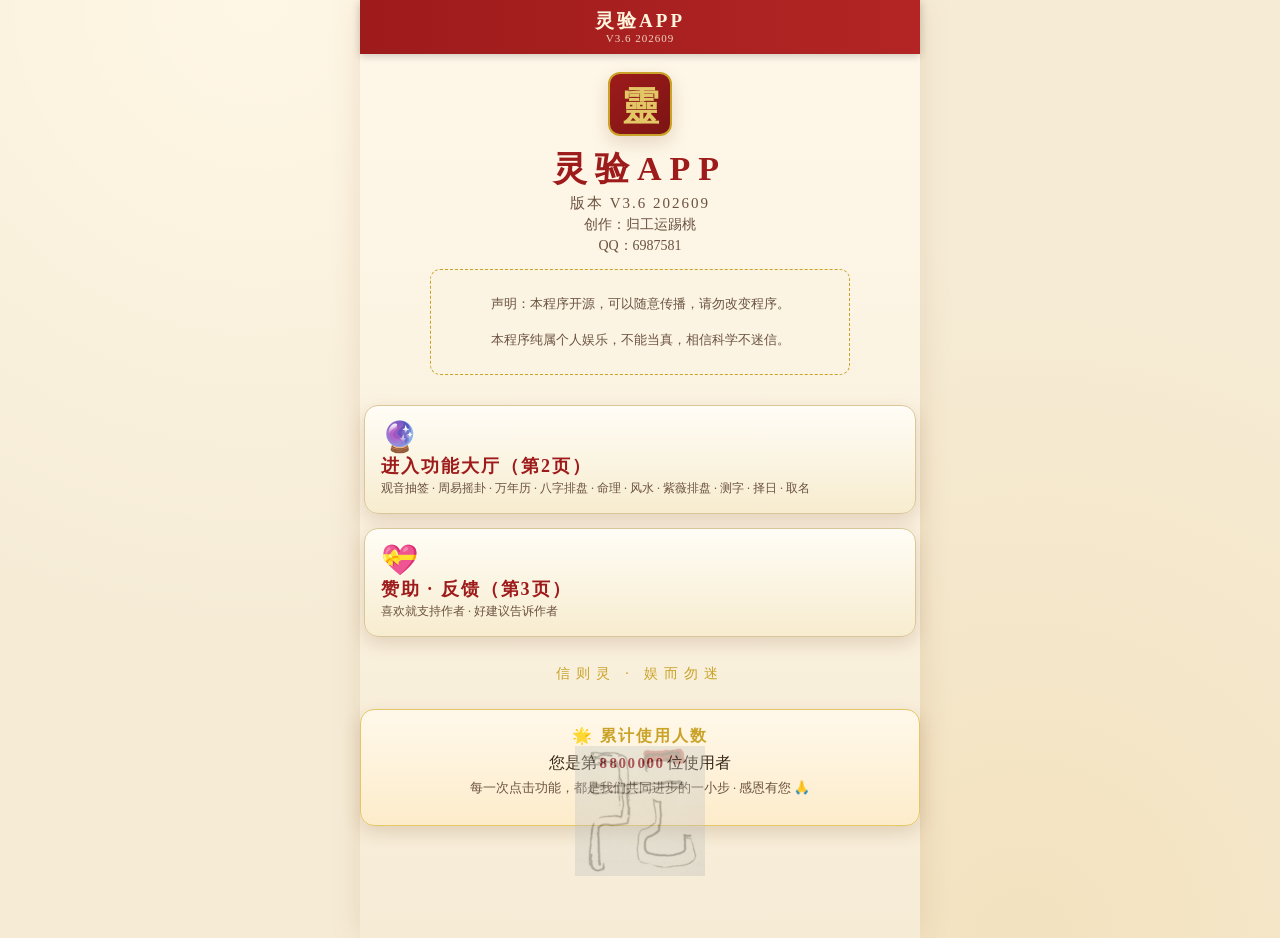
<file: lingyan/index.html>
<!DOCTYPE html>
<html lang="zh-CN" data-page-node-id="R9GJBayOviF5pUubC8pe2F">
<head data-page-node-id="6Uo68R7xhlFEXFsrvRFHcG">
  <meta charset="UTF-8" data-page-node-id="VFWRW5Rren2XdkHfxIAUrf" />
  <meta name="viewport" content="width=device-width, initial-scale=1.0, maximum-scale=1.0, user-scalable=no" data-page-node-id="MWIEodSLQfhadAv27OTaqN" />
  <meta name="theme-color" content="#9e1b1b" data-page-node-id="OxRQ9ywtDRUw6JN0R7zweo" />
  <title>灵验APP · V3.6 202609</title>
  <link rel="stylesheet" href="assets/css/style.css" data-page-node-id="58TGpjvWHJhXkTIOGt3rMh" />
  <link rel="stylesheet" href="assets/css/stamp-bg.css" data-page-node-id="0FOnOoLgOIYZCh6yxIAeUY" />
</head>
<body data-page-node-id="1cqT9sJXPzBuQ4fV6ZqU6h">
  <div id="app" data-page-node-id="w0bhKbccDetU2GNMuxiNX8">
    <!-- 顶部栏 -->
    <header id="topbar" data-page-node-id="QTPLZvcLP59gZkHfVYyPhU">
      <button id="btn-back" class="btn-back" aria-label="返回" data-page-node-id="znnOCNbDF5kJqBuG4AriwX">‹ 首页</button>
      <div class="topbar-title" data-page-node-id="rcVyG1dKrLI74aeJqHBWiJ">
        <span class="app-name" data-page-node-id="Lwgw2lAu8YvbaFnyGyrBWv">灵验APP</span>
        <span class="app-ver" data-page-node-id="qYfrzFxDkhJ73UZtBPTACu">V3.6 202609</span>
      </div>
      <span class="topbar-spacer" data-page-node-id="7UWLnTumS00UWVuah4mVbl"></span>
    </header>

    <!-- ============ 第1页：首页 / 欢迎页 ============ -->
    <section id="page-home" class="page active" data-page-node-id="yDykO1wYJieDZcmb3GIFJP">
      <div class="home-welcome" data-page-node-id="T9jhe5hvxFFjpGbRB9lbx2">
        <div class="home-seal" data-page-node-id="JyhazRlKwOCJ9PaSms2jqp">靈</div>
        <h1 class="home-title" data-page-node-id="hTYe0parPzWaWg6vps5jpE">灵验APP</h1>
        <p class="home-sub" data-page-node-id="bRDsyQHXs0nLHZw2YKUH83">版本 V3.6 202609</p>
        <p class="home-author" data-page-node-id="pCxGq553T61dE8Np5B85FF">创作：归工运踢桃</p>
        <p class="home-qq" data-page-node-id="8eSgHhxBFNz0iCy8DFqilq">QQ：6987581</p>
        <div class="home-declare" data-page-node-id="iaGKZmQmW08c64JDAQdRBy">
          <p data-page-node-id="ZhK1ML0EZtxhJL3t6Wc6qS">声明：本程序开源，可以随意传播，请勿改变程序。</p>
          <p data-page-node-id="KJwkYA55AX0lHpfGJN5MGE">本程序纯属个人娱乐，不能当真，相信科学不迷信。</p>
        </div>
      </div>

      <div class="home-actions" data-page-node-id="sOswnFtYMhvrSzMyBg9xzZ">
        <button class="big-btn" data-page="hall" data-page-node-id="1NEwSWE7yTmHLIFH06ATVR">
          <span class="bi-icon" data-page-node-id="ZUtuKSvglBG01Crw7RzKyO">🔮</span>
          <span class="bi-text" data-page-node-id="zfW38169VWdd5mBGEYueLk">进入功能大厅（第2页）</span>
          <span class="bi-desc" data-page-node-id="4x9xbWj3OpXIDT7hbvaSFX">观音抽签 · 周易摇卦 · 万年历 · 八字排盘 · 命理 · 风水 · 紫薇排盘 · 测字 · 择日 · 取名</span>
        </button>
        <button class="big-btn" data-page="about" data-page-node-id="LWZaIFERmUF5KoCLip0opY">
          <span class="bi-icon" data-page-node-id="Eka0a6GvylUuRH3elQajrc">💝</span>
          <span class="bi-text" data-page-node-id="V1A0edptLRYmAk0CUKdRG7">赞助 · 反馈（第3页）</span>
          <span class="bi-desc" data-page-node-id="5zKRabamvLtjH40RIMyInZ">喜欢就支持作者 · 好建议告诉作者</span>
        </button>
      </div>
      <p class="home-foot" data-page-node-id="8dG4B48IWy4XmrpsNb1UJJ">信则灵 · 娱而勿迷</p>
      <div class="card uc-card" id="user-counter-home-card">
        <div class="uc-title">🌟 累计使用人数</div>
        <p class="uc-line">您是第 <span class="roll" id="user-counter-home">0</span> 位使用者</p>
        <p class="uc-sub">每一次点击功能，都是我们共同进步的一小步 · 感恩有您 🙏</p>
      </div>
    </section>

    <!-- ============ 第2页：功能大厅 ============ -->
    <section id="page-hall" class="page" data-page-node-id="zhTPPxcL50oHXDASWwNcCF">
      <div id="hall-grid" class="hall-grid-wrap" data-page-node-id="scHxRnB09wbIo5mcWAIcU9">
        <h2 class="hall-title" data-page-node-id="gT0vlen4PxiJ81bcIZcXsX">功能大厅</h2>
        <p class="hall-sub" data-page-node-id="PNUTDKL9GlM5X8A30E4sbV">V3.6 202609 · 创作：归工运踢桃</p>
        <div class="module-grid" data-page-node-id="fMLy0oxqVfzO3XU5R0O50x">
          <button class="module-card" data-go="guanyin" data-page-node-id="V14dG7fJ2fdkGEyauIHty3">
            <span class="mc-icon" data-page-node-id="0yOBfL1VRld5Yvs5kLcbN5"><svg viewBox="0 0 64 64" xmlns="http://www.w3.org/2000/svg" aria-label="观音莲花" data-page-node-id="RqegK0XxH9CkRmC2Mni66H"><defs data-page-node-id="85sL1Ig6gy8hGOkoRtZ7te"><radialGradient id="lotusG" cx="50%" cy="50%" r="60%" data-page-node-id="WkyGRfiJmdTjERyiZjH1Rl"><stop offset="0%" stop-color="#ffd1d1" data-page-node-id="6GhZgKqfNhjPH6Bt6LCkYP"/><stop offset="60%" stop-color="#e64141" data-page-node-id="WEDO3zDDY3RNdVGZYJjVyh"/><stop offset="100%" stop-color="#9e1b1b" data-page-node-id="PbO4se13qBwRAwsxJwtRwT"/></radialGradient></defs><!-- 对比底圈，确保在任意卡片背景下都清晰醒目 --><circle cx="32" cy="35" r="29" fill="#fff3e0" stroke="#c9a227" stroke-width="2" data-page-node-id="Mlj3nPpKUWwIOzqaWlprfl"/><!-- 底座荷叶 --><ellipse cx="32" cy="50" rx="22" ry="6" fill="#3a7a3e" stroke="#1f4f23" stroke-width="2" data-page-node-id="0JK6yI5ayAe9Otu6wMkm25"/><!-- 莲花主体（七瓣，深红描边加粗至3） --><g stroke="#7a0d0d" stroke-width="3" stroke-linejoin="round" data-page-node-id="fGFVYJCvhA84aB96Rnbuw6"><path d="M32 46 C20 46 13 36 16 26 C24 31 30 36 32 46 Z" fill="#e23b3b" data-page-node-id="XWuLLnh6j19RdgTSW0mcIR"/><path d="M32 46 C24 48 16 43 14 33 C22 33 29 37 32 46 Z" fill="#e23b3b" data-page-node-id="VvjCL9xPU20WHbuwOzudsE"/><path d="M32 46 C44 46 51 36 48 26 C40 31 34 36 32 46 Z" fill="#e23b3b" data-page-node-id="EkxWCBzKgVUdLvfZdsyHCX"/><path d="M32 46 C40 48 48 43 50 33 C42 33 35 37 32 46 Z" fill="#e23b3b" data-page-node-id="ADpcP0DGD8FDfeFQCJ5f4W"/><path d="M32 46 C25 44 21 34 25 22 C29 28 32 36 32 46 Z" fill="#c0392b" data-page-node-id="ddseiQGcRJm5KBXMi24xbE"/><path d="M32 46 C39 44 43 34 39 22 C35 28 32 36 32 46 Z" fill="#c0392b" data-page-node-id="8MEjpGzgEFx575OTWU6EsE"/><path d="M32 46 C27 42 27 28 32 20 C34 28 34 40 32 46 Z" fill="#a51f1f" data-page-node-id="4kNRca4d95KYsPytRESS2K"/></g><!-- 花心（金点加大更明显） --><circle cx="32" cy="36" r="5" fill="#ffd84a" stroke="#7a5a0d" stroke-width="2" data-page-node-id="g1SX9iwWSm9hx93C93TGFr"/><circle cx="32" cy="36" r="2" fill="#7a0d0d" data-page-node-id="6R1jATMCD5Y7KXfmHkHGcG"/></svg></span>
            <span class="mc-name" data-page-node-id="MptXbu1pRfOGDkjlBSk1MI">观音抽签</span>
            <span class="mc-desc" data-page-node-id="OEJOFKA60QpD7M0V0MNbIo">观音灵签 · 百签诗库</span>
          </button>
          <button class="module-card" data-go="hexagram" data-page-node-id="TkxGqpTVdiVYFGEX6ibfOW">
            <span class="mc-icon" data-page-node-id="r84HKiIS3nV7yYnWUCdTha">☯</span>
            <span class="mc-name" data-page-node-id="258g6nryoMd85Amffkylps">周易摇卦</span>
            <span class="mc-desc" data-page-node-id="OSMsbd0QIlIVlsWKoBQL79">三枚铜钱 · 六爻成卦</span>
          </button>
          <button class="module-card" data-go="calendar" data-page-node-id="KlBSPxKIeBnicHETbV881F">
            <span class="mc-icon" data-page-node-id="ZFUlx4bPybtzeIPzH3UWsp">📅</span>
            <span class="mc-name" data-page-node-id="zgDnPCgsh82HbRa7m3ksK2">万年历·时钟</span>
            <span class="mc-desc" data-page-node-id="0l9jE8Drz7aErjm3Xwx41b">中华万年历 · 北京时 · 黄历</span>
          </button>
          <button class="module-card" data-go="paipan" data-page-node-id="XJm286FsvHsOefqg0bUSsA">
            <span class="mc-icon" data-page-node-id="xOgkzBwppQ3vdPwpAWDXp9">📿</span>
            <span class="mc-name" data-page-node-id="WQRZwjQcisVzFv2Cu0IGdC">八字排盘</span>
            <span class="mc-desc" data-page-node-id="mG3zj4c57fqe7o3BGURQCK">四柱八字 · 五行 · 姓名笔画</span>
          </button>
          <button class="module-card" data-go="bazi" data-page-node-id="J2SAZZHMxpNWb4q8FcndlS">
            <span class="mc-icon" data-page-node-id="TR9xokmOVQBGZClcYQRTZN">📜</span>
            <span class="mc-name" data-page-node-id="BlUzYZU5XqMiEwL8hmCNqa">命理口诀</span>
            <span class="mc-desc" data-page-node-id="9F5u9IaDfcdBoCoj7MJb4H">八字·奇门·相术歌诀</span>
          </button>
          <button class="module-card" data-go="fengshui" data-page-node-id="11OElNxfTAfjPG3yN0AAnH">
            <span class="mc-icon" data-page-node-id="aHzh2c6fFVUWNvtXuEqge2">🏮</span>
            <span class="mc-name" data-page-node-id="8iEuxg5fn21u6zQd6sU2Oq">择日与风水</span>
            <span class="mc-desc" data-page-node-id="1iguCIK9z925MdQKGYZuZm">阳宅·八宅·玄空·克择</span>
          </button>
          <button class="module-card" data-go="ziwei" data-page-node-id="565Lxm55Z1EgzCRQgibHlR">
            <span class="mc-icon" data-page-node-id="ZshWUvZ5NuXPDrCALphsPg">🌟</span>
            <span class="mc-name" data-page-node-id="eYW6DfTuoP6rFFrXw6hMIF">紫薇斗数</span>
            <span class="mc-desc" data-page-node-id="f2HZGJjGfzY1Gbo5r28kpz">十四主星·十二宫·四化</span>
          </button>
          <button class="module-card" data-go="cezi" data-page-node-id="aZL9tPVxnQHGYhk5mRAUoI">
            <span class="mc-icon" data-page-node-id="NiYDS7cEjGXeRxTpw8C56S">🔤</span>
            <span class="mc-name" data-page-node-id="JDLx8uCwMHTglAtjt4Slu7">测字占卜</span>
            <span class="mc-desc" data-page-node-id="WKYmsxMEyD2OPmI53rxR7H">拆字·五行·八法断</span>
          </button>
          <button class="module-card" data-go="luopan" data-page-node-id="zOOEUlEMEXu1MmVPrKVEcC">
            <span class="mc-icon" data-page-node-id="fCQHXmzXDZjFf965FnRZNI"><svg viewBox="0 0 64 64" xmlns="http://www.w3.org/2000/svg" aria-label="罗盘" data-page-node-id="HPvFIgJivIjLsL6AUK39yO"><circle cx="32" cy="32" r="28" fill="#fff3e0" stroke="#c9a227" stroke-width="3" data-page-node-id="ZKWbSNUjTAKgDzl45ArkrZ"/><circle cx="32" cy="32" r="20" fill="none" stroke="#9e1b1b" stroke-width="1.4" data-page-node-id="DEYZMNCGgXpUd0xTIBBbIH"/><line x1="32" y1="6" x2="32" y2="58" stroke="#c9a227" stroke-width="1.2" data-page-node-id="27g9h1nPd1zC047Ga8shZT"/><line x1="6" y1="32" x2="58" y2="32" stroke="#c9a227" stroke-width="1.2" data-page-node-id="zHsdMz9JKzSYHToCXzqdAd"/><polygon points="32,12 28,32 36,32" fill="#c0392b" data-page-node-id="mDhtTAmCV2D47f0loiKtj8"/><polygon points="32,52 28,32 36,32" fill="#2b2b2b" data-page-node-id="VLtr50aiq7OZMDtePyYAF2"/><circle cx="32" cy="32" r="3" fill="#9e1b1b" data-page-node-id="0OeklYplZ4sqhLsEKd6JsQ"/></svg></span>
            <span class="mc-name" data-page-node-id="BmrPQHvLAMW5C4aADWSWrb">罗盘</span>
            <span class="mc-desc" data-page-node-id="fnB9FbA3qvm4hFhBPAwvVu">综合·三合·三元·玄空</span>
          </button>
          <button class="module-card" data-go="luopan-help" data-page-node-id="yIxUIcbTIvqJYp1esTm1ee">
            <span class="mc-icon" data-page-node-id="cNl2BcXvN5bC6xAJt1gqFH">📖</span>
            <span class="mc-name" data-page-node-id="u59qUwaAvidnpF3QtPv7Xo">罗盘说明</span>
            <span class="mc-desc" data-page-node-id="hze9ffsf4w3XJhAgq2HB7f">用法·注意事项·选购</span>
          </button>
          <button class="module-card" data-go="marriage" data-page-node-id="YChpHJxisCdmYNxACATpJo">
            <span class="mc-icon" data-page-node-id="yqTV1LXBzkXGYzLTRltrd9">💑</span>
            <span class="mc-name" data-page-node-id="QRAllBEvzn0mHc93aWB78k">婚配择日</span>
            <span class="mc-desc" data-page-node-id="YzVQVnDOrQ8sh46TaNHuWb">合婚·吉期·克择</span>
          </button>
          <button class="module-card" data-go="babyname" data-page-node-id="5Wc8ghfSFuM8KsGFi9h6cQ">
            <span class="mc-icon" data-page-node-id="YO2BH7JbcamK1SaRnuGhUS">🍼</span>
            <span class="mc-name" data-page-node-id="5ABCVHspjt4TlMmfXfAMRT">宝宝取名</span>
            <span class="mc-desc" data-page-node-id="VyuWAvtWc7rldlQXKFfRtv">八字五行·五格</span>
          </button>
        </div>
        <p class="home-foot" data-page-node-id="V86mrBTIVnFELmjAs9nL1A">信则灵 · 娱而勿迷</p>
      </div>

      <!-- 模块详情（点击卡片后展示） -->
      <div id="hall-modules" hidden data-page-node-id="JOcfpfBnkMoiPE4wCPvX9o">

        <!-- 模块1：观音抽签 -->
        <section id="view-guanyin" class="view" data-page-node-id="IhYAu9zxqspa1Uh5sayvyp">
          <h2 class="view-title" data-page-node-id="XM9CW8l98I2q9e7UXl25GD">观音抽签</h2>
          <button id="btn-author" class="author-lock" title="作者管理（输入密码可导出 / 修改签诗）" data-page-node-id="UfaTuqz9OCjyojnXlzCAD7">🔒 作者</button>
          <div class="guanyin-stage" data-page-node-id="cV7Tm95oPlwCSxkNMCtZ1G">
            <div class="guanyin-figure" id="guanyin-figure" data-page-node-id="utligYXCJpo95Gy6uBdxYR"><!-- 观音画像 --></div>
            <div class="guanyin-tube" data-page-node-id="2BNZOU4LMAXEknaHlo8UCR">
              <div class="tube-canvas" id="tube-canvas" data-page-node-id="4hS4alw7z5soLR7UBZX3Jb"></div>
              <div class="tube-sticks" id="tube-sticks" data-page-node-id="0wicnUAFFX8nTyAyCV4LH2"></div>
            </div>
          </div>
          <div class="guanyin-result" id="guanyin-result" hidden data-page-node-id="lETi8dzlPliI6Lnx9ls553">
            <div class="gr-head" data-page-node-id="fSbul562zFEJmWnkRV5cKv">
              <span class="gr-num" id="gr-num" data-page-node-id="lyoTf18ePKUNxcPcE0aOSW">第 1 签</span>
              <span class="gr-level" id="gr-level" data-page-node-id="qgS17s613WU0u7KIbMgXFJ">上签</span>
              <span class="gr-palace" id="gr-palace" data-page-node-id="5lAHGE1ZZ2ir0gJx7gSLne">子宮</span>
            </div>
            <div class="gr-title" id="gr-title" data-page-node-id="W0DKZ8zzqHiy8jM3AwYGlo"></div>
            <div class="gr-poem" id="gr-poem" data-page-node-id="DiboSnOMvFAvstd67Joy1Q"></div>
            <div class="gr-block" data-page-node-id="raGOe90KEUEM4zACcm50Nw"><span class="gr-label" data-page-node-id="cB3Bwbi9HUwdqFLppouKi3">【诗意】</span><span id="gr-yixiang" data-page-node-id="F0YbzOEVD4JzoWH9LOC5lR"></span></div>
            <div class="gr-block" data-page-node-id="HjPHaX2bWHWadLrfnP94mj"><span class="gr-label" data-page-node-id="DvpMHQlqA9ylmEz8hjz7ck">【解曰】</span><span id="gr-jieyue" data-page-node-id="NTp4EjFbFoRBAGkuEhdAKw"></span></div>
            <div class="gr-block" data-page-node-id="i9xSdl91oyodEpDVuSwo6E"><span class="gr-label" data-page-node-id="15p78f7PSIax4zlU4JdfxL">【典故】</span><span id="gr-allusion" data-page-node-id="nDjvH7yX4fKK88xA3Pt9fW"></span></div>
          </div>
          <div class="guanyin-actions" data-page-node-id="814w0VpN0XmOOQk8F3LlrS">
            <button id="btn-draw" class="btn-primary" data-page-node-id="q5jnIZFreGczFP3st3am7r">🙏 求签（随机出签）</button>
            <button id="btn-guanyin-reset" class="btn-ghost" hidden data-page-node-id="jvvovBWwihR8TE6Tj5qPTl">再求一签</button>
          </div>

          <!-- 作者专属：先输入密码解锁，再导出 / 修改 -->
          <div class="author-login" id="author-login" hidden data-page-node-id="gY0YSjpoFI1V6yHgJDQUQd">
            <span class="al-label" data-page-node-id="JBQRTcwP3zuGXCCoJmmr9K">作者密码</span>
            <input id="author-pwd" type="password" placeholder="请输入作者密码" autocomplete="off" data-page-node-id="C59Q1N7Ya7EkdgIlvx20TO" />
            <button id="btn-author-login" class="btn-primary" data-page-node-id="ul1mJICR0MyA1Ek0TnVbzs">进入</button>
            <button id="btn-author-cancel" class="btn-ghost" data-page-node-id="psPMw9IX3o4NTqbsWPLO9u">取消</button>
            <div class="al-msg" id="author-login-msg" data-page-node-id="nacbqGlztVvMWgbGQYYw3N"></div>
          </div>

          <div class="author-panel" id="author-panel" hidden data-page-node-id="k7u9VhxuRD9y17LK5ma4TG">
            <div class="ap-title" data-page-node-id="IdzZo7oFFVf4fla92BfDs5">🔐 作者管理（签诗库导出 / 修改）</div>
            <div class="ap-row" data-page-node-id="DougucXpax6UmfFqn7zyBt">
              <button id="btn-export-js" class="btn-ghost" data-page-node-id="cVuZsDP3dhNklZi6WDtf2A">导出签诗库(.js)</button>
              <button id="btn-export-json" class="btn-ghost" data-page-node-id="0HlMNmvbt5Mg8sxraNVPmx">导出签诗库(.json)</button>
            </div>
            <div class="ap-divider" data-page-node-id="qvUGA0EHMAx1iAajoE47Sp">— 修改某一签 —</div>
            <div class="ap-row" data-page-node-id="hdtnlP8gcfBChvBhJ26PEr">
              <label data-page-node-id="DEiD7CWE3VZtufR9oyTpAQ">签号</label>
              <select id="edit-num" data-page-node-id="UMoEbontJcK0q8GO25XHLs"></select>
            </div>
            <div class="ap-grid" data-page-node-id="49hwS94fds9Wuk5bwYGAav">
              <div data-page-node-id="wFtZn7NScyXH0RxPY8Vopk"><label data-page-node-id="yH6xCBYtUm9RjIsNgmL8rJ">吉凶</label><input id="edit-level" type="text" data-page-node-id="2p8UYUzt3IHQ5Cl99T3rKE" /></div>
              <div data-page-node-id="CbIhKyPyhxGY6HsyMfcRMS"><label data-page-node-id="J01BidJ2ysf8szNmvh9SaD">宫位</label><input id="edit-palace" type="text" data-page-node-id="tGkv51SvS1gZkpCiUmMgED" /></div>
              <div data-page-node-id="pP7F5mCkQIHRtiyebtnwru"><label data-page-node-id="hrNqsF4WxkQpd5QPCMigVA">标题/典故名</label><input id="edit-title" type="text" data-page-node-id="UQnq4h9rywluSyT7Zd7aJl" /></div>
            </div>
            <div class="ap-row" data-page-node-id="gsEnvf6Z0gHC2uVTc5Oyoo"><label data-page-node-id="vy78dkHAWknHmxi6XNgqcv">签诗（每行一句，共四句）</label></div>
            <textarea id="edit-poem" rows="4"></textarea>
            <div class="ap-row" data-page-node-id="nGyTpyAhJnKyQVmF1INkoi"><label data-page-node-id="ijkcq6ufgWZa5B6rHPWfdk">诗意</label><input id="edit-yixiang" type="text" data-page-node-id="MnwxCtlLXsXWeJ7dOyyQGe" /></div>
            <div class="ap-row" data-page-node-id="vi0jSS0JQm820QV9W9DEY2"><label data-page-node-id="ceAWyNXeop9sTcuEmlPHDD">解曰</label><input id="edit-jieyue" type="text" data-page-node-id="9dvTwlPvEekEvZ5tnJvlsv" /></div>
            <div class="ap-row" data-page-node-id="5zLEkiz0hZMKh6ISZ2Nx5E"><label data-page-node-id="lMVxoDZ7r65L70lkyCZEz1">典故</label><input id="edit-allusion" type="text" data-page-node-id="3ofbvrIVnpfCkt2n6gkLUt" /></div>
            <div class="ap-row" data-page-node-id="6vodcuQ6c4QrkFZ5YbNF3e">
              <button id="btn-save-edit" class="btn-primary" data-page-node-id="BceG4aaUQ0j6U0rGhy5fML">保存此签修改</button>
              <button id="btn-reset-edit" class="btn-ghost" data-page-node-id="rI45xjYpb2gqEbVsf8Tn55">重置全部修改</button>
            </div>
            <div class="ap-msg" id="edit-msg" data-page-node-id="OBOK93yLLC9LdnEQpWTf5r"></div>
            <p class="ap-tip" data-page-node-id="t8ui59xGMvIh2dyjBRw3T0">修改仅保存在本机浏览器（localStorage），不会改动原始程序文件。重新求签即生效。</p>
          </div>

          <p class="hint" data-page-node-id="NN2NoUBbYsriYjSwo0FIrj">点击按钮，随机从签筒跳出一支签，匹配百签诗库。纯属娱乐，切勿当真。</p>
        </section>

        <!-- 模块2：周易摇卦 -->
        <section id="view-hexagram" class="view" data-page-node-id="0GHodpAk1HArp8YXHrT3Zn">
          <h2 class="view-title" data-page-node-id="ZG7vfGQ71LviVCdaGe1Ha8">周易摇卦</h2>
          <div class="hex-top" data-page-node-id="3wo55l08EWSD825VeaavJ1">
            <div class="hex-bagua" id="hex-bagua" data-page-node-id="qxKLMOUtFrBWC7JzMTq5F5"><!-- 八卦图 --></div>
          </div>
          <div class="hex-body" data-page-node-id="porAj5gCHWo82lKaCz3AUw">
            <div class="hex-left" data-page-node-id="sr8Gp2ZUHYbobK3AWyNCR0">
              <p class="hex-subtitle" data-page-node-id="y7CQo1FFYUtpWYw8pcCkJs">摇钱成爻</p>
              <div class="coin-area" id="coin-area" data-page-node-id="uq7abHl5nR0ru8rbLYdVlQ">
                <div class="coin" data-i="0" data-page-node-id="lXNvfP1Gv66e1WVW13LiVm"></div>
                <div class="coin" data-i="1" data-page-node-id="D7NZeBoSrLvZIHeuDbhIwt"></div>
                <div class="coin" data-i="2" data-page-node-id="tkupw4TDekIEA5KOyyzqAw"></div>
              </div>
              <button id="btn-cast" class="btn-primary" data-page-node-id="UzLUIzlxK7cTC2XO2RCGFG">掷铜钱（第 <span id="cast-count" data-page-node-id="62kR0Sa6KlrWbNtQIFCthY">1</span>/6 爻）</button>
              <p class="hex-castinfo" id="cast-info" data-page-node-id="0IEcmJQiY29pgLOcTxBZs5">已得 0 爻</p>
            </div>
            <div class="hex-right" data-page-node-id="5f6KQTsvOGx8U0jen1ma30">
              <p class="hex-subtitle" data-page-node-id="WN8CqMV245LHgN1O40ZFG4">本卦（自下而上）</p>
              <div class="hex-draw" id="hex-draw" data-page-node-id="ihA1EG2FJAGjGMIM0EcO3t"><!-- 逐爻绘制 --></div>
            </div>
          </div>
          <div class="hex-result" id="hex-result" hidden data-page-node-id="u0QvJ76Gvg2aL5X2VGuHtU">
            <div class="hr-head" data-page-node-id="4FGOEPKXkC1XjccPOlZh2t">
              <span class="hr-name" id="hr-name" data-page-node-id="vFgW2mpbZCA9MwCAdvga1e"></span>
              <span class="hr-code" id="hr-code" data-page-node-id="ffr4wDMcKaT8sEghNFNANW"></span>
            </div>
            <div class="hr-guaci" data-page-node-id="Edvo0GgUuiiK6gVuG8hOTf"><span class="gr-label" data-page-node-id="RPtcPwWDVqhSkUmN0kODQi">【卦辞】</span><span id="hr-guaci" data-page-node-id="q4vmoMI2JpWAyXgprCyMDo"></span></div>
            <div class="hr-yao" id="hr-yao" data-page-node-id="Bm94jHsRCu9UGjkFrdqBbh"></div>
            <div class="hr-baihua" id="hr-baihua" data-page-node-id="5OfLYUneNrB6DrdOiOtUjI"></div>
          </div>
          <div class="hex-actions" data-page-node-id="KBuVpJzUQK39p6GHUFJFEA">
            <button id="btn-hex-reset" class="btn-ghost" hidden data-page-node-id="vYO982EqTqrHptjDgdT1BW">重新摇卦</button>
          </div>
          <p class="hint" data-page-node-id="QZTfh1zbW4ZpMYL09ZPzQp">每掷一次得 1 爻，自下而上共 6 爻成一卦，自动匹配六十四卦释义。娱乐参考。</p>
        </section>

        <!-- 模块3：万年历·时钟 -->
        <section id="view-calendar" class="view" data-page-node-id="LZNwxz06moZniPV2pLch1j">
          <h2 class="view-title" data-page-node-id="CAvwhxDRTPgqAnGGv76QZb">万年历 · 数字时钟</h2>
          <div class="clock-card" data-page-node-id="TeuyubaWMR2wjjiSoCGKkX">
            <div class="clock-time" id="clock-time" data-page-node-id="uZxZgeWV3KH826SIVrHwFa">--:--:--</div>
            <div class="clock-date" id="clock-date" data-page-node-id="Ol6LGJG2GEGgC6p4OlFOFO">----年--月--日</div>
            <div class="clock-week" id="clock-week" data-page-node-id="ZZlA6QvPVOQcT2KzAN0g7A"></div>
            <div class="clock-beijing" id="clock-beijing" data-page-node-id="piFSu5NLoScW3fUALh44Oo">北京时间</div>
            <div class="clock-set" data-page-node-id="u1RDMgRmHHWDfMHAyVtC78">
              <label class="switch" data-page-node-id="tRlMcKlnu1RMmw8yBZiuqn">
                <input type="checkbox" id="clock-auto" checked data-page-node-id="uUlyJEgwIohr4PDtMX5eV7" />
                <span data-page-node-id="BtzAK3IUpe5R89AmeU4ydN">自动对准北京时间</span>
              </label>
              <div id="clock-manual" class="clock-manual" hidden data-page-node-id="kAE07tZJ4T7zCIv8nyrIv1">
                <input type="datetime-local" id="clock-input" data-page-node-id="3juuEkPQ5Js1jaxVpjdgqo" />
                <button id="btn-clock-apply" class="btn-ghost" data-page-node-id="jpBSTkx9ovFjrPEUF9pAG7">应用手动时间</button>
              </div>
            </div>
          </div>

          <div class="cal-card" data-page-node-id="VlBVihRjGqau1DIgcnMTSE">
            <div class="cal-head" data-page-node-id="nsFe0L61IgIFnb3Z3hYQsZ">
              <button id="cal-prev" class="btn-circle" data-page-node-id="HiWmK1aZBZAXNGvk4Cqaqo">‹</button>
              <div class="cal-title" id="cal-title" data-page-node-id="QVoy0VNijDWgeAKejj4DuJ">----年--月</div>
              <button id="cal-next" class="btn-circle" data-page-node-id="E0urRTiC2IE4ZI3gN5EFI0">›</button>
            </div>
            <div class="cal-ymsel">
              <select id="cal-year" class="cal-sel"></select>
              <span>年</span>
              <select id="cal-month" class="cal-sel"></select>
              <span>月</span>
            </div>
            <div class="cal-weekdays" data-page-node-id="xFJ50hJ95x9El7mFlHP45B">
              <span data-page-node-id="O1FJzwsrYqZ5E8umubEOpr">日</span><span data-page-node-id="QGKJxZywqioL9wKU4bZHiF">一</span><span data-page-node-id="rbAbCgZSlBYGlcjdqkhVH7">二</span><span data-page-node-id="D2VIm4r6wfIR7yqwBCB5uC">三</span><span data-page-node-id="pz14sL6Ihcc8n0VSj287B9">四</span><span data-page-node-id="5zQ3rkvaiuoVAb6qnGonBn">五</span><span data-page-node-id="yFveDBBlSswNIVpTHFJUjM">六</span>
            </div>
            <div class="cal-grid" id="cal-grid" data-page-node-id="F8eXxCHW323pbLTW8dl66U"></div>
            <div class="cal-detail huangli" id="cal-detail" data-page-node-id="dMhGCeresLQsJqYyjunGqZ">点击某一天，查看当日黄历（宜 / 忌 / 冲煞 / 方位）</div>
            <button id="cal-today" class="btn-ghost" data-page-node-id="qpz7C8ugC9hqw8OCtok2Od">回到今天</button>
          </div>
        </section>

        <!-- 模块：八字排盘（新增） -->
        <section id="view-paipan" class="view" data-page-node-id="AzCDWIuFF4RH2oZ1IicQx5">
          <h2 class="view-title" data-page-node-id="JLDiDC9BRsdF44aU1zbWZ8">八字排盘 · AI测算</h2>
          <div class="paipan-form" data-page-node-id="MMq1gAGY0F0G6YEglHHvXo">
            <div class="pp-row" data-page-node-id="iDOrXrD2Xat61DAJBTXk9f">
              <label data-page-node-id="t5SDmFN9HQlYQ5wupOqaI5">姓名</label>
              <input id="pp-name" type="text" placeholder="请输入姓名，如：归工运" maxlength="12" data-page-node-id="dk6GGv2GHWymCrG2nqSJy9" />
            </div>
            <div class="pp-row" data-page-node-id="roRbEhfjpOja14Vk2iQGAp">
              <label data-page-node-id="9R3xgvjgUIOwwulrWwzdsh">出生时间</label>
              <div id="pp-birth" class="lydp-host" data-page-node-id="xXjO8PXaHSXkbYSTLtRuOk"></div>
            </div>
            <div class="pp-row" data-page-node-id="4aMN6HOkOsUqUfVKEiGjL5">
              <label data-page-node-id="e9J1WeADdtEnpWBJgPLhir">性别</label>
              <select id="pp-sex" data-page-node-id="164tjYM8Z75J3ErkMDPIg7">
                <option value="男" data-page-node-id="kAApGTAmb41GZYBcACZgWU">男</option>
                <option value="女" data-page-node-id="lFDDJHSfYTrT5T1Ie0Xcyb">女</option>
              </select>
            </div>
            <button id="pp-go" class="btn-primary" data-page-node-id="5OWQEuOQSfjFtd1nociwSP">🔮 AI 测算</button>
          </div>
          <div class="paipan-result" id="pp-result" hidden data-page-node-id="1UspnKWbGalPPAwPOqRm8G"></div>
          <p class="hint" data-page-node-id="eUIZCvfoQmwO2X9WcSDtfT">四柱八字依据出生时间推算，姓名笔画由输入字逐字统计。结果仅供娱乐参考，请相信科学、不迷信。</p>
        </section>

        <!-- 模块4：命理口诀 -->
        <section id="view-bazi" class="view" data-page-node-id="xEC0uEtup9d5cItcjZ2mqC">
          <h2 class="view-title" data-page-node-id="jgrGwYhykCfcZYgzwrKbVD">命理口诀歌诀</h2>
          <div class="tabs" id="bazi-tabs" data-page-node-id="lpQiBEXMV0gwKoQST9IhEH"></div>
          <div class="tab-body" id="bazi-body" data-page-node-id="fEzXo5XjVWi0y8HdGGabHt"></div>
          <p class="hint" data-page-node-id="4RlNDe8RLYtwPEdZClHY48">本栏目为传统术数口诀收藏，仅供文化娱乐参考，请相信科学、不迷信。</p>
        </section>

        <!-- 模块5：择日与风水 -->
        <section id="view-fengshui" class="view" data-page-node-id="ODhumYtF0ey99UFCz7jFrv">
          <h2 class="view-title" data-page-node-id="C2GkAusfp11CDmimB0wl0n">择日与风水</h2>
          <div class="tabs" id="fengshui-tabs" data-page-node-id="dSYRAm98U9tuNNuFMB8Pzq"></div>
          <div class="tab-body" id="fengshui-body" data-page-node-id="hVgo1qZKYy4m4owNH7Z7vG"></div>
          <p class="hint" data-page-node-id="JRTO3MUGmbIf84LR03CzHH">本栏目为阳宅风水传统歌诀收藏，仅供文化娱乐参考，请相信科学、不迷信。</p>
        </section>

        <!-- 模块6：紫薇斗数排盘 -->
        <section id="view-ziwei" class="view" data-page-node-id="eLhHzeLCOAPeKAxinXSe5v">
          <h2 class="view-title" data-page-node-id="QRqGm7gV23HrPCYzBdhg9N">紫薇斗数 · 排盘</h2>
          <div class="paipan-form" data-page-node-id="zGHtuOQxifnwcz11cjoNVW">
            <div class="pp-row" data-page-node-id="m6163r51nhLjvF41WnwLDL">
              <label data-page-node-id="ZRGxSGxOiabeJLANGGl0IK">姓名</label>
              <input id="zw-name" type="text" placeholder="请输入姓名，如：归工运" maxlength="12" data-page-node-id="LInEUG5CmrLChzfRIALWAR" />
            </div>
            <div class="pp-row" data-page-node-id="ruNGzZIWQQ10aM5GmD1Mol">
              <label data-page-node-id="M0Ncpiv3QQfBE5c60uDjEq">性别</label>
              <select id="zw-sex" data-page-node-id="7AmopU3vZFWmq5q3tHA20p">
                <option value="男" data-page-node-id="63ENBHbL2WeZF1uc9LnofN">男</option>
                <option value="女" data-page-node-id="0ebHAcs6FRI6elfHnNByEi">女</option>
              </select>
            </div>
            <div class="pp-row" data-page-node-id="rrRNcwPYJF9om2IPOxedp9">
              <label data-page-node-id="0aOTlCfzCW1B7QNhgMUCih">出生时间</label>
              <div id="zw-birth" class="lydp-host" data-page-node-id="wM6ctHtyxbS7Zh25jEnTxV"></div>
            </div>
            <button id="zw-go" class="btn-primary" data-page-node-id="ugGknOA8V1wBobisSkPj8i">🔮 紫微排盘</button>
          </div>
          <div class="paipan-result" id="zw-result" hidden data-page-node-id="OztA1WvVKO3EQRFPAdGsFF"></div>
          <p class="hint" data-page-node-id="yzVBYSMYhpou1N1E0hExkY">依据传统安星诀排盘：定命宫、起五行局、布十四主星、飞年干四化。仅供文化娱乐参考，请相信科学、不迷信。</p>
        </section>

        <!-- 模块7：测字占卜 -->
        <section id="view-cezi" class="view" data-page-node-id="2LXCYfLDDEtRBmrhnRlbOK">
          <h2 class="view-title" data-page-node-id="xHcml8iBAR739B3TvnUdXC">测字占卜</h2>
          <div class="paipan-form" data-page-node-id="mFmBeidJJ8B2J6P6yz4kJs">
            <div class="pp-row" data-page-node-id="LGiAuhkcEDZe249gToI8AF">
              <label data-page-node-id="IbwDQPebmMBCo8HxdzCRrX">所测之字</label>
              <input id="cz-char" type="text" placeholder="请写一个汉字，如：福" maxlength="2" data-page-node-id="js6GqCZYPwh0a1sdTlarXx" />
            </div>
            <button id="cz-go" class="btn-primary" data-page-node-id="HTOEpX3u4yL4ZRRpJf58L2">🔮 拆字测算</button>
          </div>
          <div class="paipan-result" id="cz-result" hidden data-page-node-id="1EtiGFuhH9OuyqXPL99sR2"></div>
          <p class="hint" data-page-node-id="UsfBajJ03TYiUNcDI0hwss">古典测字以「观梅、装头、接脚、穿心、包笼、破解、添笔、减笔」八法析象。仅供文化娱乐参考，请相信科学、不迷信。</p>
        </section>

        <!-- 模块8：罗盘 -->
        <section id="view-luopan" class="view" data-page-node-id="77d40LisvoiVA1NcL6rejx">
          <h2 class="view-title" data-page-node-id="4Fmawyg0wPdkQR49Ok3QMm">罗盘</h2>
          <div class="lp-wrap" id="lp-wrap" data-page-node-id="4h8dnCbcT5eS9SKmxvqGnU"><!-- 罗盘由 module-luopan.js 注入 --></div>
        </section>

        <!-- 模块9：罗盘说明 -->
        <section id="view-luopan-help" class="view" data-page-node-id="kD8PKGZQCjBH6AR3ntn3IJ">
          <h2 class="view-title" data-page-node-id="SmgMPosnW1EnUBkwPb0ntT">罗盘说明</h2>
          <div class="lphelp-wrap" id="lphelp-wrap" data-page-node-id="LbHVgpNH4gQzj7KG5S6fQY"><!-- 由 module-luopan-help.js 注入 --></div>
        </section>

        <!-- 模块10：婚配择日 -->
        <section id="view-marriage" class="view" data-page-node-id="CpqVPQYXR2mdzBaCJBeCNa">
          <div class="marriage-wrap" id="marriage-wrap" data-page-node-id="DQqQVGX8vIOQvCOqflsO4t"><!-- 由 module-marriage.js 注入 --></div>
        </section>

        <!-- 模块11：宝宝取名 -->
        <section id="view-babyname" class="view" data-page-node-id="keqCNzvbjilJ2uHMUD5P0F">
          <div class="babyname-wrap" id="babyname-wrap" data-page-node-id="WLsCbNHM3E0DtbVVTXHZT7"><!-- 由 module-babyname.js 注入 --></div>
        </section>

      </div>
    </section>

    <!-- ============ 第3页：赞助 · 反馈 ============ -->
    <section id="page-about" class="page" data-page-node-id="ID4xFuT40AS6OMnIDiyLsV">
      <h2 class="view-title" data-page-node-id="BfFaIosgOI8FVmGAe2Xx8A">赞助 · 反馈</h2>

      <!-- 喜欢赞助支持（引用儿童AI伴读精灵） -->
      <div class="card" data-page-node-id="Q9inFls4Dmx4tjEVj5wsfG">
        <div class="elf" data-page-node-id="bTYyAISXaYuzdJ1CoYpRjy">💝</div>
        <p style="font-size:15px;line-height:2" data-page-node-id="07b10MKHkA5Y31rbLPIkas">
          如果这个小应用给你带来了乐趣，欢迎请作者喝杯茶～<br data-page-node-id="C0Z1E4T91rJdquI5AXDGBE">
          你的支持是作者继续做免费开源小工具的最大动力！
        </p>
      </div>
      <div class="card" data-page-node-id="A20e7NawzN7iklCCVWDXny">
        <h2 data-page-node-id="7MKCFwAG70pceMzdu0Q3Ie">选择心意金额</h2>
        <div class="row" id="sponsor-amounts" data-page-node-id="xw2XfLh1kT2dCeWuD47pDP">
          <button class="btn ghost amt" data-v="1" data-page-node-id="CdttL9NpnHeXzywTzM3ykp">¥1</button>
          <button class="btn ghost amt" data-v="5" data-page-node-id="EertTFoPwMWovy3ZemgYkq">¥5</button>
          <button class="btn ghost amt" data-v="10" data-page-node-id="n0bhwMMBiatlEQWXjH2afU">¥10</button>
          <button class="btn ghost amt" data-v="50" data-page-node-id="JUuyb6thzxVcSLDAy3nu1d">¥50</button>
          <button class="btn ghost amt" data-v="100" data-page-node-id="n6gSrCq2hJBDl0pxsLDZ4q">¥100</button>
        </div>
        <div class="row" style="margin-top:14px;align-items:center" data-page-node-id="CeiOmah2WYluJFyJUJEaYa">
          <label style="margin:0;white-space:nowrap" data-page-node-id="IVKjmoTYvn5etT7WBR3ar8">自定义</label>
          <input type="number" id="sponsor-custom" min="1" max="100" placeholder="1~100 元" style="flex:1" data-page-node-id="QQvk6gyOorJ6o4jLivASp9">
          <span data-page-node-id="ibRgPJbAHuKD6VoMHYKOrP">元</span>
        </div>
        <button class="btn big" id="sponsor-go" style="margin-top:16px" data-page-node-id="8LllO9CR94XZDANJNGbB9F">💝 表达心意</button>
        <div class="msg" id="sponsor-msg" data-page-node-id="QhAhsmzXWWo1PH93TeQsBA"></div>
      </div>
      <div class="card" style="text-align:center" data-page-node-id="2CbwUBtHOTBmRDdtM9R4H1">
        <h2 data-page-node-id="ixAaBS7u9nIIwqSvpYHhwp">微信扫码赞助</h2>
        <p style="font-size:14px" data-page-node-id="IpjhTzOfXUV7ghLFC2H5cp">用微信扫一扫，直接付款给作者（金额自填，1~100 元）</p>
        <img id="sponsor-qr" alt="微信支付收款码" style="width:200px;max-width:70%;border:1px solid #e3c766;border-radius:8px;margin:8px 0" data-page-node-id="GHle7dwEXnQaPuCajUY1ca" />
        <p class="sub" data-page-node-id="XaufrP0G1bNcDjKE5Sa31J">收款人：归工运踢桃　|　微信支付</p>
        <div class="row" style="margin-top:12px" data-page-node-id="wDbcLOj6UPu32Y3UFCCuAv">
          <button class="btn blue" id="sponsor-qq" data-page-node-id="Vj7SMFVmO7Fe4BrebxPsjL">复制 QQ：6987581</button>
          <button class="btn green" id="sponsor-mail" data-page-node-id="bzs9pfOpAeXEsnf3RKEZkj">复制邮箱</button>
        </div>
        <p class="sub" style="margin-top:8px" data-page-node-id="vd69NxHxr16pmRum9X8JtS">QQ：6987581　|　QQ邮箱：6987581@qq.com<br data-page-node-id="z8UnP7JJIIJxZaKlB8x3Q2">也可加 QQ 联系作者，备注「灵验APP赞助」</p>
      </div>

      <!-- 问题建议反馈 -->
      <div class="card" data-page-node-id="tIxOR0uoSgw6TAWmI3OiCq">
        <h2 data-page-node-id="5Pk03uwtWA5SCD80s6NmBF">把好建议发给作者</h2>
        <p style="font-size:14px" data-page-node-id="YCAfPLce4wNXxvMVV2JVC8">使用中遇到问题，或有好想法、好建议，都欢迎告诉作者，软件会越做越好～</p>
        <label data-page-node-id="mGQ1gsjrZvd5RCApp6cQ9E">反馈类型</label>
        <div class="row" id="fb-types" data-page-node-id="xgTN6uGRYFQi2F47HnF3Nh">
          <button class="btn ghost fbt active" data-v="建议" data-page-node-id="EPFR9bXCjFEXDeX07WasFR">💡 好建议</button>
          <button class="btn ghost fbt" data-v="问题" data-page-node-id="BokjBwlhAaYXB21DKISyrq">🐛 有问题</button>
          <button class="btn ghost fbt" data-v="其他" data-page-node-id="xpu6d5KcmOAg0fxFWvb9Dg">💬 其他</button>
        </div>
        <label style="margin-top:10px" data-page-node-id="gRGVRZU9eAveuraDtQYWQj">反馈内容</label>
        <textarea id="fb-text" rows="4" placeholder="说说你的想法或遇到的问题…"></textarea>
        <button class="btn big" id="fb-submit" style="margin-top:12px" data-page-node-id="Hp9KoOXeDucMviyFR5Usx9">📨 提交反馈</button>
        <p class="sub" style="margin-top:10px" data-page-node-id="PTDEJ6bdGTgeRrtYKz4rWH">QQ：6987581　|　QQ邮箱：6987581@qq.com<br data-page-node-id="4pLVKyZBPyBHZ7Cg3nwNNY">也可以点下面的按钮直接写邮件（需联网）：</p>
        <div class="row" style="margin-top:8px" data-page-node-id="DIkXzIOlXj4Bb1fedFxwVe">
          <a class="btn ghost" style="flex:1;text-align:center;text-decoration:none" href="mailto:6987581@qq.com?subject=灵验APP-问题反馈" data-page-node-id="hruQueEUgxa1MLBG8QiBOS">✉️ 写邮件给作者</a>
        </div>
      </div>
      <div class="card" data-page-node-id="GC0ZVxPL62MIsCGLaSeXcM">
        <h2 data-page-node-id="XXWAoErsfBH19HrYbnyV14">我的反馈记录</h2>
        <div id="fb-list" class="log" data-page-node-id="A7KgOIEQ6OB36mTtuipbkz"></div>
      </div>

      <!-- 累计使用者滚动计数 -->
      <div class="card uc-card" id="user-counter-card">
        <div class="uc-title">🌟 累计使用人数</div>
        <p class="uc-line">您是第 <span class="roll" id="user-counter">0</span> 位使用者</p>
        <p class="uc-sub">每一次点击功能，都是我们共同进步的一小步 · 感恩有您 🙏</p>
      </div>
    </section>

  </div>

  <!-- 数据层 -->
  <script src="assets/js/data-guanyin.js"></script>
  <script src="assets/js/data-hexagram.js"></script>
  <script src="assets/js/data-mnemonics.js"></script>
  <!-- BASE64 内嵌图片（无外部文件依赖，由 gen-image-b64.py / gen-coin-b64.js 生成） -->
  <script src="assets/js/guanyin-image.js"></script>
  <script src="assets/js/qr-image.js"></script>
  <script src="assets/js/coin-images.js"></script>
  <!-- 实物罗盘照片（BASE64 JPEG，内嵌至 luopan-real.js；由 module-luopan.js 在选项卡"实物罗盘"使用） -->
  <script src="assets/js/luopan-real.js"></script>
  <!-- 实物罗盘2照片（BASE64 JPEG，内嵌至 luopan-real2.js；由 module-luopan.js 在选项卡"实物罗盘2"使用） -->
  <script src="assets/js/luopan-real2.js"></script>
  <!-- 三合罗盘照片（BASE64 JPEG，内嵌至 luopan-sanhe.js；由 module-luopan.js 在选项卡"三合罗盘"使用） -->
  <script src="assets/js/luopan-sanhe.js"></script>
  <!-- 农历库（lunar-javascript，离线可用） -->
  <script src="assets/js/lib/lunar.js"></script>
  <!-- 汉字笔画库（cnchar，离线可用） -->
  <script src="assets/js/lib/cnchar.min.js"></script>
  <!-- 公历/农历日期选择器（婚配择日、宝宝取名复用） -->
  <script src="assets/js/lib/date-picker.js"></script>
  <!-- 滚动计数工具（累计使用者 / 婚配择日计数） -->
  <script src="assets/js/lib/counter.js"></script>
  <!-- 模块逻辑 -->
  <script src="assets/js/module-guanyin.js"></script>
  <script src="assets/js/module-hexagram.js"></script>
  <script src="assets/js/module-calendar.js"></script>
  <script src="assets/js/module-paipan.js"></script>
  <script src="assets/js/module-mnemonics.js"></script>
  <script src="assets/js/module-ziwei.js"></script>
  <script src="assets/js/module-cezi.js"></script>
  <script src="assets/js/module-luopan.js"></script>
  <script src="assets/js/module-luopan-help.js"></script>
  <script src="assets/js/module-marriage.js"></script>
  <script src="assets/js/module-babyname.js"></script>
  <script src="assets/js/main.js"></script>
</body>
</html>
</file>
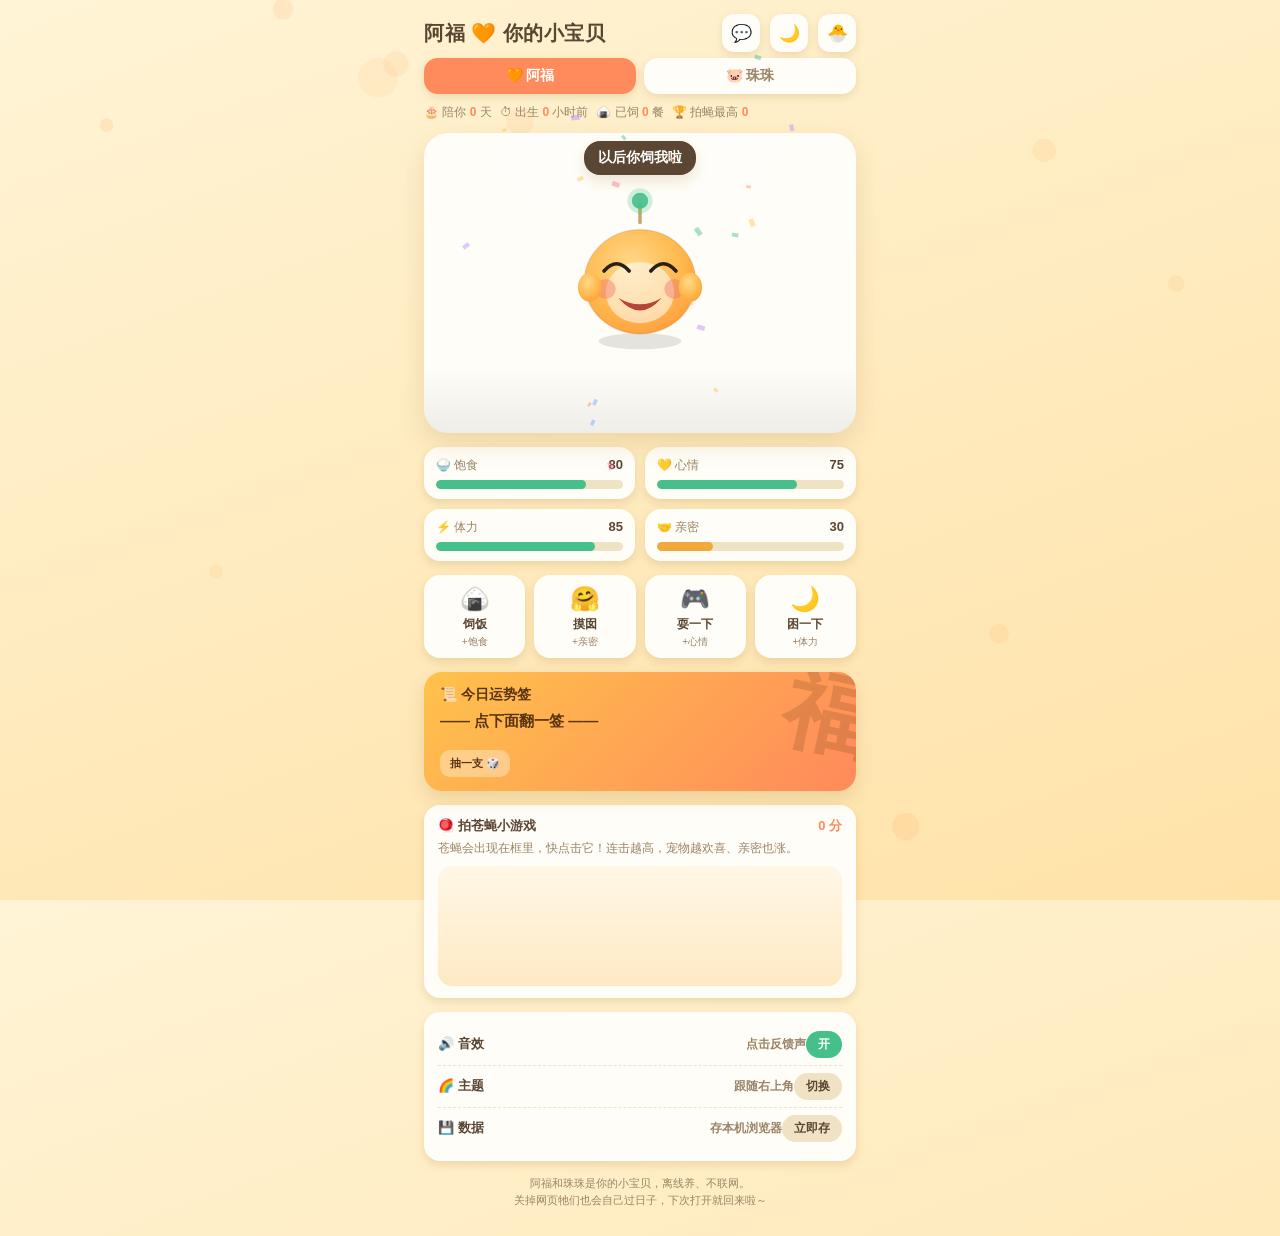
<file: petbuddy/index.html>
<!DOCTYPE html>
<html lang="zh-Hant" data-page-node-id="h5CGagaOkZU7LUUogMALBe">
<head data-page-node-id="jGhjAK5RH5MA5IB8ZqYxo6">
<meta charset="UTF-8" data-page-node-id="FXpD6SFv8Iy37wDPXIpYFV">
<meta name="viewport" content="width=device-width, initial-scale=1, maximum-scale=1, user-scalable=no, viewport-fit=cover" data-page-node-id="TfDYX7vVN6hX362d9fuyTI">
<meta name="theme-color" content="#ffd66b" data-page-node-id="hAnwydicumfcfvCmq9LZYK">
<title>阿福 · 珠珠 · 小答 — 你的萌宠家族</title>
<style>
  :root{
    --bg1:#fff4d6; --bg2:#ffe2a8; --card:#fffdf7; --ink:#5a4632; --ink2:#9b8466;
    --acc:#ff8a5b; --acc2:#ffc24b; --ok:#46c08a; --bad:#ef6f6f; --warn:#f0a93b;
    --line:#f0e2c4; --shadow:rgba(150,110,40,.18);
  }
  [data-theme="dark"]{
    --bg1:#2a2238; --bg2:#1d1830; --card:#342b48; --ink:#f3e9d8; --ink2:#b9a98f;
    --acc:#ff9a6b; --acc2:#ffce5e; --ok:#5fd6a0; --bad:#ff8585; --warn:#ffc15e;
    --line:#463a5e; --shadow:rgba(0,0,0,.35);
  }
  *{box-sizing:border-box; -webkit-tap-highlight-color:transparent}
  html,body{margin:0;height:100%}
  body{
    font-family:-apple-system,"PingFang SC","Microsoft YaHei","Heiti SC",sans-serif;
    color:var(--ink); background:linear-gradient(160deg,var(--bg1),var(--bg2));
    min-height:100%; overflow-x:hidden; transition:background .4s;
    -webkit-user-select:none; user-select:none;
  }
  #bg{position:fixed; inset:0; z-index:0; pointer-events:none}
  .wrap{position:relative; z-index:1; max-width:460px; margin:0 auto; padding:14px 14px 26px}
  .top{display:flex; align-items:center; gap:10px; margin-bottom:6px}
  .top .nm{font-size:20px; font-weight:800; letter-spacing:.5px}
  .top .spacer{flex:1}
  .icbtn{width:38px;height:38px;border:none;border-radius:12px;background:var(--card);
    color:var(--ink); font-size:17px; box-shadow:0 3px 8px var(--shadow); cursor:pointer; transition:transform .12s}
  .icbtn:active{transform:scale(.9)}
  .age{font-size:12px;color:var(--ink2);margin:2px 0 12px;display:flex;gap:8px;flex-wrap:wrap}
  .age b{color:var(--acc);font-weight:800}
  .petswitch{display:flex; gap:8px; margin-bottom:10px}
  .petswitch button{flex:1;border:none;border-radius:14px;padding:9px;font-weight:800;font-size:14px;
    background:var(--card);color:var(--ink2);box-shadow:0 3px 8px var(--shadow);cursor:pointer;transition:.15s}
  .petswitch button.on{background:var(--acc);color:#fff}
  /* 舞台 */
  .stage{position:relative; height:300px; border-radius:24px; overflow:hidden;
    background:radial-gradient(120% 90% at 50% 8%, #ffffff55, transparent 60%), var(--card);
    box-shadow:0 10px 26px var(--shadow); margin-bottom:14px}
  [data-theme="dark"] .stage{background:radial-gradient(120% 90% at 50% 8%, #ffffff10, transparent 60%), var(--card)}
  .floor{position:absolute; left:0; right:0; bottom:0; height:64px; background:linear-gradient(180deg, transparent, #00000010)}
  #pet{position:absolute; left:50%; top:46%; transform:translate(-50%,-50%);
    width:180px; height:180px; cursor:pointer; transition:filter .3s}
  #pet .body{transform-origin:50% 80%; animation:float 3.2s ease-in-out infinite}
  @keyframes float{0%,100%{transform:translateY(0) rotate(-1deg)}50%{transform:translateY(-12px) rotate(1deg)}}
  #pet.happy .body{animation:hop .55s ease-in-out infinite}
  @keyframes hop{0%,100%{transform:translateY(0) scale(1,1)}30%{transform:translateY(-22px) scale(.96,1.06)}60%{transform:translateY(0) scale(1.06,.94)}}
  #pet.sad .body{animation:none; transform:translateY(6px)}
  #pet.sleep .body{animation:breathe 3.6s ease-in-out infinite}
  @keyframes breathe{0%,100%{transform:scale(1,1)}50%{transform:scale(1.03,.97)}}
  .blink{transform-origin:center; animation:blink .14s ease}
  @keyframes blink{0%,100%{transform:scaleY(1)}50%{transform:scaleY(.08)}}
  .zzz{position:absolute; font-size:22px; color:var(--ink2); opacity:0; font-weight:800}
  .zzz.go{animation:zzz 3s ease-out infinite}
  @keyframes zzz{0%{opacity:0;transform:translate(0,0) scale(.6)}30%{opacity:.9}100%{opacity:0;transform:translate(26px,-44px) scale(1.1)}}
  .bubble{position:absolute; left:50%; top:8px; transform:translateX(-50%);
    background:var(--ink); color:#fff; padding:8px 14px; border-radius:16px; font-size:14px; font-weight:600;
    max-width:84%; text-align:center; box-shadow:0 6px 14px var(--shadow); opacity:0; transition:opacity .25s, transform .25s; pointer-events:none; white-space:nowrap}
  .bubble.show{opacity:1; transform:translateX(-50%) translateY(0); animation:pop .3s ease}
  .bubble:after{content:""; position:absolute; left:50%; bottom:-7px; transform:translateX(-50%);
    border:7px solid transparent; border-top-color:var(--ink)}
  @keyframes pop{0%{transform:translateX(-50%) scale(.7)}60%{transform:translateX(-50%) scale(1.06)}100%{transform:translateX(-50%) scale(1)}}
  .stats{display:grid; grid-template-columns:1fr 1fr; gap:10px; margin-bottom:14px}
  .stat{background:var(--card); border-radius:16px; padding:10px 12px; box-shadow:0 4px 10px var(--shadow)}
  .stat .l{font-size:12px; color:var(--ink2); display:flex; justify-content:space-between; margin-bottom:6px}
  .stat .l b{font-size:13px;color:var(--ink);font-weight:800}
  .bar{height:9px; border-radius:6px; background:var(--line); overflow:hidden}
  .bar i{display:block; height:100%; border-radius:6px; transition:width .5s ease, background .3s}
  .acts{display:grid; grid-template-columns:repeat(4,1fr); gap:9px; margin-bottom:14px}
  .act{border:none; border-radius:16px; padding:12px 4px 9px; background:var(--card); color:var(--ink);
    box-shadow:0 4px 10px var(--shadow); cursor:pointer; transition:transform .12s; text-align:center}
  .act:active{transform:scale(.9)}
  .act .e{font-size:24px; display:block; line-height:1}
  .act .t{font-size:12px; font-weight:700; margin-top:5px; display:block}
  .act .d{font-size:10px; color:var(--ink2)}
  .fortune{background:linear-gradient(135deg,var(--acc2),var(--acc)); color:#5a3410; border-radius:18px;
    padding:14px 16px; box-shadow:0 8px 18px var(--shadow); margin-bottom:14px; position:relative; overflow:hidden}
  .fortune h3{margin:0 0 6px; font-size:14px; font-weight:800; display:flex; align-items:center; gap:6px}
  .fortune .poem{font-size:15px; font-weight:700; line-height:1.5}
  .fortune .ex{font-size:12px; margin-top:7px; opacity:.85}
  .fortune .lot{position:absolute; right:-18px; top:-18px; font-size:90px; opacity:.18; font-weight:900; transform:rotate(12deg)}
  .fortune .re{margin-top:10px; font-size:11px; background:#ffffff55; border:none; border-radius:10px; padding:6px 10px; font-weight:700; color:#5a3410; cursor:pointer}
  .fortune .re:active{transform:scale(.94)}
  .mini{background:var(--card); border-radius:16px; padding:12px 14px; box-shadow:0 4px 10px var(--shadow); margin-bottom:14px}
  .mini .hd{display:flex; align-items:center; gap:8px; font-size:13px; font-weight:800}
  .mini .hd .sc{margin-left:auto; font-size:13px; color:var(--acc); font-weight:800}
  .mini p{font-size:11.5px; color:var(--ink2); margin:6px 0 0}
  .taparea{position:relative; height:120px; margin-top:10px; border-radius:14px; overflow:hidden;
    background:linear-gradient(180deg,#fff7e6,#ffe9c4)}
  [data-theme="dark"] .taparea{background:linear-gradient(180deg,#3a3050,#2c2440)}
  .tgt{position:absolute; width:46px; height:46px; border-radius:50%; cursor:pointer; font-size:26px;
    display:flex; align-items:center; justify-content:center; background:var(--acc); box-shadow:0 4px 10px var(--shadow);
    transition:transform .1s}
  .tgt:active{transform:scale(.8)}
  .set{background:var(--card); border-radius:16px; padding:12px 14px; box-shadow:0 4px 10px var(--shadow); font-size:13px; margin-bottom:14px}
  .set .row{display:flex; align-items:center; padding:7px 0; border-bottom:1px dashed var(--line)}
  .set .row:last-child{border-bottom:none}
  .set .row span{font-weight:700}
  .set .row .v{margin-left:auto; color:var(--ink2); font-size:12px}
  .set .row button{border:none; background:var(--line); color:var(--ink); border-radius:20px; padding:5px 12px; font-weight:700; cursor:pointer; font-size:12px}
  .set .row button.on{background:var(--ok); color:#fff}
  .foot{text-align:center; font-size:11px; color:var(--ink2); margin-top:14px; line-height:1.6}
  .toast{position:fixed; left:50%; bottom:24px; transform:translateX(-50%) translateY(20px); z-index:30;
    background:var(--ink); color:#fff; padding:10px 18px; border-radius:20px; font-size:13px; font-weight:700;
    opacity:0; transition:.3s; box-shadow:0 8px 20px var(--shadow); pointer-events:none}
  .toast.show{opacity:1; transform:translateX(-50%) translateY(0)}
  canvas#fx{position:fixed; inset:0; z-index:20; pointer-events:none}
  /* 聊天 */
  #chatView{display:none}
  .chat{background:var(--card); border-radius:18px; box-shadow:0 8px 20px var(--shadow); overflow:hidden;
    display:flex; flex-direction:column; height:64vh; min-height:440px}
  .chatHead{padding:12px 14px; font-weight:800; font-size:14px; display:flex; align-items:center; gap:6px; border-bottom:1px solid var(--line)}
  .chatHead button{margin-left:auto; border:none; background:var(--line); color:var(--ink); border-radius:14px; padding:5px 10px; font-weight:700; font-size:12px; cursor:pointer}
  .chatMsgs{flex:1; overflow-y:auto; padding:14px; display:flex; flex-direction:column; gap:10px}
  .msg{max-width:78%; padding:9px 13px; border-radius:16px; font-size:14px; line-height:1.5; word-break:break-word; white-space:pre-wrap}
  .msg.me{align-self:flex-end; background:var(--acc); color:#fff; border-bottom-right-radius:5px}
  .msg.bot{align-self:flex-start; background:var(--bg2); color:var(--ink); border-bottom-left-radius:5px}
  .typing{align-self:flex-start; background:var(--bg2); border-radius:16px; padding:11px 14px; font-size:13px; color:var(--ink2)}
  .typing i{display:inline-block; width:6px; height:6px; border-radius:50%; background:var(--ink2); margin:0 1px; animation:blink2 1s infinite}
  .typing i:nth-child(2){animation-delay:.2s} .typing i:nth-child(3){animation-delay:.4s}
  @keyframes blink2{0%,100%{opacity:.3}50%{opacity:1}}
  .chatInput{display:flex; gap:8px; padding:10px; border-top:1px solid var(--line)}
  .chatInput input{flex:1; border:none; background:var(--bg2); border-radius:14px; padding:11px 14px; font-size:14px; color:var(--ink); outline:none}
  .chatInput button{border:none; background:var(--acc); color:#fff; border-radius:14px; padding:0 18px; font-weight:800; font-size:14px; cursor:pointer}
  .chatInput button:active{transform:scale(.94)}
</style>
<link rel="manifest" href="manifest.json">
<meta name="apple-mobile-web-app-capable" content="yes">
<meta name="mobile-web-app-capable" content="yes">
<meta name="apple-mobile-web-app-status-bar-style" content="black-translucent">
<meta name="apple-mobile-web-app-title" content="虚拟宠物">
<link rel="apple-touch-icon" href="apple-touch-icon.png">
<link rel="icon" href="favicon.png">
<meta name="theme-color" content="#e91e63">
</head>
<body data-page-node-id="fFXPhAEaXmWhFynYzUEAm6">
<canvas id="bg" data-page-node-id="QVX2GApwspjuwG4tbvu2TO"></canvas>
<canvas id="fx" data-page-node-id="CjInV5UoxCVLidjjLmnJCg"></canvas>
<div class="wrap" data-page-node-id="jASQr4jSmq5h5Psu3wxOCl">
  <div class="top" data-page-node-id="VKk3wqXMrJWGUieoCWCfCA">
    <div class="nm" id="petName" data-page-node-id="ER2F7hGm5qOSVE9FZvebjn">阿福 🧡 你的小宝贝</div>
    <div class="spacer" data-page-node-id="X7Q9xprYygF6WPIst8CBQX"></div>
    <button class="icbtn" id="btnChat" title="聊天" data-page-node-id="1gvwT45A3BlVWWGafDqFG7">💬</button>
    <button class="icbtn" id="btnTheme" title="日/夜" data-page-node-id="EQMLB624liaRJJWExeUnIH">🌙</button>
    <button class="icbtn" id="btnReset" title="重新养" data-page-node-id="K9RqF1h3CJTRnZy6aE3HYq">🐣</button>
  </div>

  <!-- 宠物视图 -->
  <div id="petView" data-page-node-id="c1SLkx2CXeS5I8mSSRQIVQ">
    <div class="petswitch" id="petswitch" data-page-node-id="I5dgXkjIIZaTYig9pW9d56">
      <button data-pet="afu" class="on" data-page-node-id="tQ1ApoG9IUocE5V9Ytz1Sv">🧡 阿福</button>
      <button data-pet="zhu" data-page-node-id="IDMxoDhPyvJng0vEhqOolG">🐷 珠珠</button>
    </div>
    <div class="age" id="ageLine" data-page-node-id="myK0VjKQppvunB33EafCrb"></div>

    <div class="stage" id="stage" data-page-node-id="EGGsEeT905qadgZYFCdrDX">
      <div class="bubble" id="bubble" data-page-node-id="PEeKD9h19fLByLULgf0mlr"></div>
      <svg id="pet" viewBox="0 0 200 200" aria-label="宠物" data-page-node-id="QJ3r0HQmhfnfCzkUUxRtOk">
        <g class="body" id="petBody" data-page-node-id="26hq4T5mv5xq0ChxxY8meA">
          <g id="bodyStatic" data-page-node-id="eRgLD2ehGG1vb1VjgI2D95"></g>
          <g id="eyes" data-page-node-id="z0yWvHHKFVsdGcYq2qY4p9"></g>
          <g id="mouth" data-page-node-id="xNPXfPz9oFu6yhEs5eIt0g"></g>
        </g>
        <defs data-page-node-id="b9GU8ySdQ34S63JAV1PhmI">
          <radialGradient id="bd-afu" cx="42%" cy="34%" r="75%" data-page-node-id="e90WPAttWDjE3EgRLEy7O6">
            <stop offset="0%" stop-color="#ffd98a" data-page-node-id="zYCKiGwQxfwJme5uDErbsc"></stop>
            <stop offset="60%" stop-color="#ffb84d" data-page-node-id="AK8xQJJIZwklXKvhVogHkl"></stop>
            <stop offset="100%" stop-color="#ff9a3c" data-page-node-id="82s2ptiXOH4ov3Ce9s7J6g"></stop>
          </radialGradient>
          <radialGradient id="bd-zhu" cx="42%" cy="34%" r="75%" data-page-node-id="nWjm6vhVK4G4RgioVOA35F">
            <stop offset="0%" stop-color="#ffd1e6" data-page-node-id="rWoF6UdDWSKktVt9J1GunI"></stop>
            <stop offset="60%" stop-color="#ffaed2" data-page-node-id="iwdy7OniN4TxcqlpDDZ6lm"></stop>
            <stop offset="100%" stop-color="#ff8fc0" data-page-node-id="JYVP4yRPd09UcYJOwM7yHX"></stop>
          </radialGradient>
        </defs>
      </svg>
      <div class="zzz" id="zzz1" style="left:128px;top:60px" data-page-node-id="EPEmAbZGuRm1TscOTCZePT">Z</div>
      <div class="zzz" id="zzz2" style="left:142px;top:48px" data-page-node-id="uoLv1Sz7XfEHSm6jULBcTC">z</div>
      <div class="floor" data-page-node-id="4zxvwCjy2hHI9Szy614pOL"></div>
    </div>

    <div class="stats" data-page-node-id="Y6dTRCiTpxZNqVSq7XzFjp">
      <div class="stat" data-page-node-id="gqxwqFArtTxYcx1tDCQrza"><div class="l" data-page-node-id="2kVcJtb6umvgjDZ62swFKV"><span data-page-node-id="oL4wRONv79Gc3izDLmeWoU">🍚 饱食</span><b id="vFull" data-page-node-id="zgA1WeLOab7iyan38w0M1b">—</b></div><div class="bar" data-page-node-id="S5Szn7wz5J8wwoO3uMy2HC"><i id="bFull" data-page-node-id="X8PoM9r8EiSFDZEbKKD2C4"></i></div></div>
      <div class="stat" data-page-node-id="oMmC1JQIOFYHVzA4z0LIEB"><div class="l" data-page-node-id="vM2CGCpwsKerQO18SgrFj1"><span data-page-node-id="xwBNysChb94jgyTSCsA0s4">💛 心情</span><b id="vMood" data-page-node-id="lsbl9f9873SkL0QIXVNQxJ">—</b></div><div class="bar" data-page-node-id="OKXpmm9tWAV6NirGQZf8Hc"><i id="bMood" data-page-node-id="Nkkl3BaQqQMWHiI40JcnkE"></i></div></div>
      <div class="stat" data-page-node-id="kBjiBp1tb95AAEYS13Ghqh"><div class="l" data-page-node-id="4c9I4wMp4LaG7tyMSTVKg6"><span data-page-node-id="xbji2nOzn3ML1LwZrraTU0">⚡ 体力</span><b id="vEng" data-page-node-id="tfjU4ItG9mGBqWbOD7cS32">—</b></div><div class="bar" data-page-node-id="BcnTS4VkzX7mn7jVX62aR6"><i id="bEng" data-page-node-id="xFEDYsHDJklz7FqmXzcwiB"></i></div></div>
      <div class="stat" data-page-node-id="bRXOj7qeClLvTmfrfqlCJj"><div class="l" data-page-node-id="2FIAz3e8ToTLABDTjLqCKE"><span data-page-node-id="u3t1QZb4rNztGqFrw6K2GF">🤝 亲密</span><b id="vBond" data-page-node-id="UDXDSNedJMG47fMyw7atdR">—</b></div><div class="bar" data-page-node-id="Q7OECYYChIh1u8KyBPFKMW"><i id="bBond" data-page-node-id="QWrPBbvk1uasl3OuVBsox5"></i></div></div>
    </div>

    <div class="acts" data-page-node-id="H27CGSbN4ifql2sZyIfYJU">
      <button class="act" data-act="feed" data-page-node-id="0F5qxJdKJs5H6q5ebSciOP"><span class="e" data-page-node-id="54vcEP1UklefQ4HSUduXj4">🍙</span><span class="t" data-page-node-id="NcXBEE7Q3SiFJfCa3d9JI3">饲饭</span><span class="d" data-page-node-id="KqX0IyVvsR4VzFvLcjwQ4h">+饱食</span></button>
      <button class="act" data-act="pet" data-page-node-id="F6JeOJM8ItxSDgkn2JPsE2"><span class="e" data-page-node-id="hKhpd9JzUVwD1H7hCUo5SG">🤗</span><span class="t" data-page-node-id="Ly22M0Tqa0h89WRqZvtYNB">摸囡</span><span class="d" data-page-node-id="y8iIo5HWe3ubqo5rswGeWg">+亲密</span></button>
      <button class="act" data-act="play" data-page-node-id="IVp8dCRSZU565xjQOMfbd6"><span class="e" data-page-node-id="T5vhKXGKI4BUOEVBcWxMhI">🎮</span><span class="t" data-page-node-id="0PRbnxQwD1zXAd5aMwwUv2">耍一下</span><span class="d" data-page-node-id="Qa3gzD0pbQyuNBIDqerZJO">+心情</span></button>
      <button class="act" data-act="sleep" data-page-node-id="HZPmDk6IFslrvGkJVwjuCt"><span class="e" data-page-node-id="gA9aD6Wgzj4QDjlG1NVwlv">🌙</span><span class="t" data-page-node-id="vUjOQdplGNRxXW9UeyI4LY">困一下</span><span class="d" data-page-node-id="SgOOst9Sgo7lrHsAjOCy3f">+体力</span></button>
    </div>

    <div class="fortune" id="fortune" data-page-node-id="AG5qJee4geD4mjj7vBE6D6">
      <div class="lot" data-page-node-id="DkeYn7drwXXZaeiG5gpXFB">福</div>
      <h3 data-page-node-id="EntENuDZiIchLFtoSSl2As">📜 今日运势签</h3>
      <div class="poem" id="fortunePoem" data-page-node-id="QGo4uuLLoYTQgCpfArtyqa">—— 点下面翻一签 ——</div>
      <div class="ex" id="fortuneEx" data-page-node-id="y2rdGgTgGg0Xxl0jdmMDV4"></div>
      <button class="re" id="btnFortune" data-page-node-id="5EdWUwfAFEzEwT3cX0WKRr">抽一支 🎲</button>
    </div>

    <div class="mini" data-page-node-id="0GlNoTg1ZmmklOOKQRynLZ">
      <div class="hd" data-page-node-id="ZN85mXZdly3doaWadbhDtQ">🪀 拍苍蝇小游戏 <span class="sc" id="miniScore" data-page-node-id="keHGYkAuY6OAvPCCt1NdHB">0 分</span></div>
      <p data-page-node-id="9BzyjD3CWzIAiql6TSTwm1">苍蝇会出现在框里，快点击它！连击越高，宠物越欢喜、亲密也涨。</p>
      <div class="taparea" id="taparea" data-page-node-id="8Dqa3i8Y2BkBeWyVfGPLmP"></div>
    </div>

    <div class="set" data-page-node-id="5dhTXZMcimXKy8Uk9Ly8P2">
      <div class="row" data-page-node-id="dzgQ1agTWoQQveMqJ1rr15"><span data-page-node-id="VjPAsrTmLu9GNXMprhj1w7">🔊 音效</span><span class="v" data-page-node-id="UbOq9zLVqmdEIURvtTNMKo">点击反馈声</span><button id="btnSound" class="on" data-page-node-id="KIjJDf1ZE7skpASCdXhmqA">开</button></div>
      <div class="row" data-page-node-id="LEzqn1phZL6BLesEmSS9lk"><span data-page-node-id="FwC4LWfW15UJSePQyWXhec">🌈 主题</span><span class="v" data-page-node-id="ENO1AfBHxCu05NnLjGzG0T">跟随右上角</span><button id="btnTheme2" data-page-node-id="tUDmYMuVoI0PeXAmBjpOR5">切换</button></div>
      <div class="row" data-page-node-id="Fs7k34C1CGMlyEMEUkJRal"><span data-page-node-id="d2wKI8FCYMlOStp8ZulOLE">💾 数据</span><span class="v" data-page-node-id="NuDoDN50jq9FPeF2zmFqRW">存本机浏览器</span><button id="btnSave" data-page-node-id="TmH1Hs2k9zkHgwKjxMHiM7">立即存</button></div>
    </div>

    <div class="foot" data-page-node-id="cNXX63m5Ziu32QY5G3VC6T">阿福和珠珠是你的小宝贝，离线养、不联网。<br data-page-node-id="MR9DJmVLjnyLkDH1Q1tsj5">关掉网页牠们也会自己过日子，下次打开就回来啦～</div>
  </div>

  <!-- 聊天视图 -->
  <div id="chatView" data-page-node-id="ofl5SvPCExXZ7GbACG9hGl">
    <div class="chat" data-page-node-id="yWF1yd05GBWWczyipdFgcA">
      <div class="chatHead" data-page-node-id="UwApFHHBHvFYC4nQegBcuO">💬 小答 · 你的闲聊伙计 <button id="chatClear" data-page-node-id="gbNEmqtRLRAVlSPeEFAxEd">清空</button></div>
      <div class="chatMsgs" id="chatMsgs" data-page-node-id="GUB4YdZikC1DpYt63blAgC"></div>
      <div class="chatInput" data-page-node-id="4FwezdPJvCj9DNdAbKkOJr">
        <input id="chatText" placeholder="讲啥拢好…（试：教我一句闽南话）" maxlength="120" autocomplete="off" data-page-node-id="GRWGzzLBwTVzrTMU3r3tIX">
        <button id="chatSend" data-page-node-id="2E1lfVgG87LXBx5IYszs1v">送</button>
      </div>
    </div>
    <div class="foot" data-page-node-id="2HaolmJxhWkOcCBDO3Vo82">小答是离线规则机器人，陪你闲聊、教闽南话、讲笑佮抽签。<br data-page-node-id="n7Jfek4dBw2lLKCGK8z9mk">伊毋会记你的私事，聊天记录只存这架电脑。</div>
  </div>
</div>
<div class="toast" id="toast" data-page-node-id="en3mLL7xmgF5VKEsn105oT"></div>

<script>
"use strict";
const $ = s => document.querySelector(s);
const $$ = s => Array.from(document.querySelectorAll(s));
const LS = {
  get(k, d){ try{ const v = localStorage.getItem('afu.'+k); return v==null?d:JSON.parse(v); }catch(e){ return d; } },
  set(k, v){ try{ localStorage.setItem('afu.'+k, JSON.stringify(v)); }catch(e){} }
};
const clamp = (v,a,b)=>Math.max(a,Math.min(b,v));
const rnd = (a,b)=>a+Math.random()*(b-a);
const ri = (a,b)=>Math.floor(rnd(a,b+1));
const pick = arr => arr[Math.floor(Math.random()*arr.length)];
const esc = s => String(s).replace(/[&<>"']/g, c=>({'&':'&amp;','<':'&lt;','>':'&gt;','"':'&quot;',"'":'&#39;'}[c]));

/* ============ 宠物定义 ============ */
const PETS = {
  afu: {
    name:'阿福', emoji:'🧡',
    talk:{
      back:["嗨！你转来矣！","你阁来啰，我等好久","嘿嘿，你终于阁出现"],
      hungry:["腹肚枵矣，爱食饭～","枵甲头昏，饲我一下唷","咕噜咕噜…爱食饭"],
      sad:["今仔日无啥畅","恁仔喂，陪我一下嘛","我心情有影淡"],
      sleepy:["眼稠稠，爱困矣","我休困一下，你免烦恼","想困，先歇睏"],
      happy:["哇～真欢喜！","嘻嘻，阁来阁来","今仔日足畅欸"],
      love:["你上盖疼我～","摸甲我酥酥","我爱死你矣啦"],
      feed:["呜咪～好食","呷饱饱，谢谢","这味足赞"],
      pet:["嘿嘿，爱我个","摸甲真舒服","再摸一下嘛"],
      play:["耍足好耍！","抓到了！哈哈","过瘾过瘾"],
      sleep:["困一下，明仔载见","我困矣，你爱顾身体","好困，先躺哩"],
      born:["我出世啰！我是阿福","你好，我是你个小宝贝","以后你饲我啦"]
    },
    buildBody: ()=>`
      <ellipse cx="100" cy="178" rx="46" ry="9" fill="#000" opacity=".10"></ellipse>
      <line x1="100" y1="46" x2="100" y2="26" stroke="#caa86a" stroke-width="4" stroke-linecap="round"></line>
      <circle class="accent" cx="100" cy="22" r="9" fill="var(--acc)" opacity=".9"></circle>
      <circle class="accent" cx="100" cy="22" r="14" fill="var(--acc)" opacity=".25"></circle>
      <ellipse cx="100" cy="112" rx="62" ry="58" fill="url(#bd-afu)"></ellipse>
      <ellipse cx="100" cy="112" rx="62" ry="58" fill="none" stroke="#00000010" stroke-width="2"></ellipse>
      <ellipse cx="100" cy="124" rx="38" ry="34" fill="#fff" opacity=".55"></ellipse>
      <circle id="cheekL" cx="62" cy="120" r="11" fill="var(--bad)" opacity=".28"></circle>
      <circle id="cheekR" cx="138" cy="120" r="11" fill="var(--bad)" opacity=".28"></circle>
      <ellipse id="handL" cx="44" cy="118" rx="13" ry="16" fill="url(#bd-afu)"></ellipse>
      <ellipse id="handR" cx="156" cy="118" rx="13" ry="16" fill="url(#bd-afu)"></ellipse>`
  },
  zhu: {
    name:'珠珠', emoji:'🐷',
    talk:{
      back:["哼哼！你转来矣","珠珠等你好久，腹肚枵","嗨～天顶猪仔我上盖水"],
      hungry:["哼哼～枵矣，爱食饭","我胃空空，饲我泔糜","咕噜，爱食饭饭"],
      sad:["今仔日无畅，哼","陪我耍一下嘛","我心情淡淡淡"],
      sleepy:["眼皮重，爱困","珠珠欲困，你免等","困一下，明仔载阁来"],
      happy:["嘻嘻，足欢喜","哼哼，畅欸","今日足好料"],
      love:["你上疼我，哼","爱我个猪猪","珠珠爱死你"],
      feed:["呜咪～泔糜好食","呷饱饱，谢谢主人","这味足赞，阁来"],
      pet:["嘿嘿，摸我尪仔","摸甲真舒服，哼","再摸一下下"],
      play:["耍佮意！","追尾尾，哈哈","过瘾过瘾"],
      sleep:["困矣，你免烦恼","珠珠困，明仔载见","好困，先躺哩"],
      born:["哼！我是珠珠，上盖水个猪","你好，我是你个猪猪","以后你饲我泔糜啦"]
    },
    buildBody: ()=>`
      <ellipse cx="100" cy="180" rx="50" ry="9" fill="#000" opacity=".10"></ellipse>
      <path d="M58 64 Q44 30 70 44 Q74 58 70 70 Z" fill="url(#bd-zhu)" stroke="#e06fa0" stroke-width="2"></path>
      <path d="M142 64 Q156 30 130 44 Q126 58 130 70 Z" fill="url(#bd-zhu)" stroke="#e06fa0" stroke-width="2"></path>
      <ellipse class="accent" cx="100" cy="50" rx="9" ry="7" fill="var(--acc)"></ellipse>
      <ellipse cx="100" cy="116" rx="64" ry="58" fill="url(#bd-zhu)"></ellipse>
      <ellipse cx="100" cy="116" rx="64" ry="58" fill="none" stroke="#00000010" stroke-width="2"></ellipse>
      <ellipse cx="100" cy="128" rx="40" ry="34" fill="#fff" opacity=".45"></ellipse>
      <ellipse cx="100" cy="120" rx="22" ry="16" fill="#ffb3d2" stroke="#e06fa0" stroke-width="2"></ellipse>
      <ellipse cx="92" cy="120" rx="3.4" ry="5" fill="#b5443a"></ellipse>
      <ellipse cx="108" cy="120" rx="3.4" ry="5" fill="#b5443a"></ellipse>
      <circle id="cheekL" cx="60" cy="124" r="11" fill="var(--bad)" opacity=".22"></circle>
      <circle id="cheekR" cx="140" cy="124" r="11" fill="var(--bad)" opacity=".22"></circle>
      <path d="M160 120 q22 -2 18 -18 q-4 -14 -18 -8 q-10 4 -4 12" fill="none" stroke="#e06fa0" stroke-width="4" stroke-linecap="round"></path>
      <ellipse id="handL" cx="42" cy="124" rx="13" ry="16" fill="url(#bd-zhu)"></ellipse>
      <ellipse id="handR" cx="158" cy="124" rx="13" ry="16" fill="url(#bd-zhu)"></ellipse>`
  }
};

/* ============ 全局状态 ============ */
const hadG = LS.get('g', null);
function freshPet(over){ return Object.assign({full:80,mood:75,eng:85,bond:30,fed:0,playBest:0,born:Date.now(),last:Date.now()}, over||{}); }
let G = hadG || {
  cur:'afu', view:'pet', sound:true, theme:'light',
  pets:{ afu:freshPet(), zhu:freshPet({full:90,mood:80,eng:80,bond:20}) },
  chat:[]
};
const P = ()=>G.pets[G.cur];
function save(){ P().last = Date.now(); LS.set('g', G); }
function setSpecies(){ $('#bodyStatic').innerHTML = PETS[G.cur].buildBody(); }

/* ============ 闽南语对话 ============ */
function say(key){ const arr = (PETS[G.cur].talk[key]||PETS[G.cur].talk.happy); showBubble(pick(arr)); }
let bubbleTimer=null;
function showBubble(text){ const b=$('#bubble'); b.textContent=text; b.classList.add('show'); clearTimeout(bubbleTimer); bubbleTimer=setTimeout(()=>b.classList.remove('show'),2600); }

/* ============ 表情 ============ */
const EYE = {
  open:(gx)=>`<g class="eye"><ellipse cx="${74+gx}" cy="98" rx="15" ry="19" fill="#fff" stroke="#3a2c1a" stroke-width="2"/><ellipse cx="${126+gx}" cy="98" rx="15" ry="19" fill="#fff" stroke="#3a2c1a" stroke-width="2"/><circle cx="${74+gx}" cy="100" r="8" fill="#2a2017"/><circle cx="${126+gx}" cy="100" r="8" fill="#2a2017"/><circle cx="${77+gx}" cy="96" r="3" fill="#fff"/><circle cx="${129+gx}" cy="96" r="3" fill="#fff"/></g>`,
  happy:()=>`<g class="eye" fill="none" stroke="#2a2017" stroke-width="4" stroke-linecap="round"><path d="M60 100 Q74 84 88 100"/><path d="M112 100 Q126 84 140 100"/></g>`,
  sleep:()=>`<g class="eye" fill="none" stroke="#2a2017" stroke-width="4" stroke-linecap="round"><path d="M62 102 Q74 110 86 102"/><path d="M114 102 Q126 110 138 102"/></g>`,
  love:()=>`<g class="eye" fill="var(--bad)" stroke="none"><path d="M74 92 c-7 -10 -22 -3 -22 7 c0 9 16 16 22 22 c6 -6 22 -13 22 -22 c0 -10 -15 -17 -22 -7 z" transform="translate(0,2)"/><path d="M126 92 c-7 -10 -22 -3 -22 7 c0 9 16 16 22 22 c6 -6 22 -13 22 -22 c0 -10 -15 -17 -22 -7 z" transform="translate(0,2)"/></g>`,
  surprise:()=>`<g class="eye"><ellipse cx="74" cy="98" rx="17" ry="20" fill="#fff" stroke="#3a2c1a" stroke-width="2"/><ellipse cx="126" cy="98" rx="17" ry="20" fill="#fff" stroke="#3a2c1a" stroke-width="2"/><circle cx="74" cy="100" r="6" fill="#2a2017"/><circle cx="126" cy="100" r="6" fill="#2a2017"/></g>`
};
const MOUTH = {
  smile:'<path d="M82 132 Q100 150 118 132" fill="none" stroke="#3a2c1a" stroke-width="4" stroke-linecap="round"/>',
  big:'<path d="M76 130 Q100 158 124 130 Q100 144 76 130 Z" fill="#b5443a"/>',
  flat:'<path d="M84 136 Q100 140 116 136" fill="none" stroke="#3a2c1a" stroke-width="4" stroke-linecap="round"/>',
  frown:'<path d="M82 142 Q100 126 118 142" fill="none" stroke="#3a2c1a" stroke-width="4" stroke-linecap="round"/>',
  o:'<ellipse cx="100" cy="138" rx="9" ry="11" fill="#b5443a"/>',
  sleep:'<path d="M88 138 Q100 143 112 138" fill="none" stroke="#3a2c1a" stroke-width="4" stroke-linecap="round"/>'
};
function moodOf(){
  const p=P();
  if(p.eng<18) return 'sleepy';
  if(p.full<22) return 'hungry';
  if(p.mood<25) return 'sad';
  if(p.bond>80 && Math.random()<0.4) return 'love';
  return 'normal';
}
const MOOD_FACE = {
  normal:{eye:'open',mouth:'smile',color:'var(--acc)'},
  happy:{eye:'happy',mouth:'big',color:'var(--ok)'},
  hungry:{eye:'open',mouth:'flat',color:'var(--warn)'},
  sad:{eye:'open',mouth:'frown',color:'var(--bad)'},
  sleepy:{eye:'sleep',mouth:'sleep',color:'#9b8466'},
  love:{eye:'love',mouth:'smile',color:'var(--bad)'},
  surprise:{eye:'surprise',mouth:'o',color:'var(--acc)'}
};
let gaze=0, blinkTimer=null, gazeTimer=null, faceTimer=null;
function drawFace(force){
  const m = force || moodOf();
  const f = MOOD_FACE[m] || MOOD_FACE.normal;
  $('#eyes').innerHTML = (EYE[f.eye]||EYE.open)(gaze);
  $('#mouth').innerHTML = MOUTH[f.mouth] || MOUTH.smile;
  $('#mouth').setAttribute('transform', G.cur==='zhu' ? 'translate(0,12)' : '');
  $$('.accent').forEach(el=>el.setAttribute('fill', f.color));
  const pet=$('#pet'); pet.classList.remove('happy','sad','sleep');
  if(m==='happy') pet.classList.add('happy');
  else if(m==='sad') pet.classList.add('sad');
  else if(m==='sleepy') pet.classList.add('sleep');
  $('#zzz1').classList.toggle('go', m==='sleepy');
  $('#zzz2').classList.toggle('go', m==='sleepy');
  const blush = (m==='happy'||m==='love') ? .42 : (m==='sad'? .12 : .26);
  const cl=$('#cheekL'), cr=$('#cheekR'); if(cl) cl.setAttribute('opacity',blush); if(cr) cr.setAttribute('opacity',blush);
}
function blink(){ const e=$('#eyes'); if(!e) return; e.classList.add('blink'); setTimeout(()=>e.classList.remove('blink'),150); }
function startFaceLife(){ clearInterval(blinkTimer); clearInterval(gazeTimer); clearInterval(faceTimer);
  blinkTimer=setInterval(()=>{ if(Math.random()<0.7) blink(); },3200);
  gazeTimer=setInterval(()=>{ gaze=pick([-3,0,0,3]); drawFace(); },2600);
  faceTimer=setInterval(()=>drawFace(),9000);
}

/* ============ 状态条 ============ */
function barColor(v){ return v>60?'var(--ok)':v>25?'var(--warn)':'var(--bad)'; }
function render(){
  const p=P();
  [['Full',p.full],['Mood',p.mood],['Eng',p.eng],['Bond',p.bond]].forEach(([k,v])=>{
    $('#b'+k).style.width=clamp(v,0,100)+'%';
    $('#b'+k).style.background=barColor(v);
    $('#v'+k).textContent=Math.round(v);
  });
  const days=Math.max(0,Math.floor((Date.now()-p.born)/86400000));
  const hrs=Math.floor((Date.now()-p.born)/3600000);
  $('#ageLine').innerHTML=`<span>🎂 陪你 <b>${days}</b> 天</span><span>⏱ 出生 <b>${hrs}</b> 小时前</span><span>🍙 已饲 <b>${p.fed}</b> 餐</span><span>🏆 拍蝇最高 <b>${p.playBest}</b></span>`;
}

/* ============ 动作 ============ */
function beep(freq,dur,type){
  if(!G.sound) return;
  try{
    const ac=beep._ac||(beep._ac=new (window.AudioContext||window.webkitAudioContext)());
    const o=ac.createOscillator(), g=ac.createGain();
    o.type=type||'sine'; o.frequency.value=freq; o.connect(g); g.connect(ac.destination);
    g.gain.setValueAtTime(.0001,ac.currentTime);
    g.gain.exponentialRampToValueAtTime(.18,ac.currentTime+.02);
    g.gain.exponentialRampToValueAtTime(.0001,ac.currentTime+(dur||.18));
    o.start(); o.stop(ac.currentTime+(dur||.18)+.02);
  }catch(e){}
}
function action(act){
  const p=P();
  if(act==='feed'){ p.full=clamp(p.full+22,0,100); p.mood=clamp(p.mood+6,0,100); p.fed++; drawFace('happy'); say('feed'); beep(660,.12); burst(14); }
  else if(act==='pet'){ p.bond=clamp(p.bond+5,0,100); p.mood=clamp(p.mood+3,0,100); G.petStreak=(G.petStreak||0)+1; drawFace(G.petStreak>=4?'love':'happy'); say('pet'); beep(880,.1); if(G.petStreak>=4){ burst(18); G.petStreak=0; } }
  else if(act==='play'){ p.mood=clamp(p.mood+16,0,100); p.eng=clamp(p.eng-8,0,100); p.bond=clamp(p.bond+3,0,100); drawFace('happy'); say('play'); beep(520,.1,'triangle'); burst(10); }
  else if(act==='sleep'){ p.eng=clamp(p.eng+30,0,100); p.mood=clamp(p.mood+4,0,100); drawFace('sleepy'); say('sleep'); beep(330,.25,'sine'); }
  setTimeout(()=>drawFace(),1400); save(); render();
}

/* ============ 时间流逝 ============ */
function tick(){
  const p=P(); const now=Date.now(), dt=Math.max(0, now-(p.last||now)); const mins=dt/60000;
  p.full=clamp(p.full-Math.min(mins*0.18,40),0,100);
  p.eng=clamp(p.eng-Math.min(mins*0.10,30),0,100);
  p.mood=clamp(p.mood-Math.min(mins*0.06,25),0,100);
  render();
  const m=moodOf();
  if(m==='hungry'&&Math.random()<0.5) say('hungry');
  else if(m==='sad'&&Math.random()<0.4) say('sad');
  else if(m==='sleepy'&&Math.random()<0.3) say('sleepy');
  else if(Math.random()<0.12) say('happy');
}

/* ============ 粒子 ============ */
const fx=$('#fx'); const fxc=fx.getContext('2d'); let parts=[];
function resizeFx(){ fx.width=innerWidth; fx.height=innerHeight; }
addEventListener('resize',resizeFx); resizeFx();
function burst(n){
  const rect=$('#pet').getBoundingClientRect();
  const cx=rect.left+rect.width/2, cy=rect.top+rect.height/2;
  const cols=['#ff8a5b','#ffc24b','#46c08a','#6aa9ff','#ff6f9c','#b48bff'];
  for(let i=0;i<n;i++){ const a=Math.random()*Math.PI*2, sp=rnd(2,7);
    parts.push({x:cx,y:cy,vx:Math.cos(a)*sp,vy:Math.sin(a)*sp-rnd(1,4),life:1,col:pick(cols),sz:rnd(4,9),rot:Math.random()*6,vr:rnd(-.3,.3)}); }
}
function fxLoop(){ fxc.clearRect(0,0,fx.width,fx.height); parts=parts.filter(p=>p.life>0);
  parts.forEach(p=>{ p.x+=p.vx; p.y+=p.vy; p.vy+=.18; p.vx*=.99; p.life-=.018; p.rot+=p.vr;
    fxc.save(); fxc.translate(p.x,p.y); fxc.rotate(p.rot); fxc.globalAlpha=Math.max(0,p.life); fxc.fillStyle=p.col; fxc.fillRect(-p.sz/2,-p.sz/2,p.sz,p.sz*0.6); fxc.restore(); });
  requestAnimationFrame(fxLoop); }
fxLoop();

/* ============ 背景球 ============ */
const bg=$('#bg'); const bgc=bg.getContext('2d'); let blobs=[];
function resizeBg(){ bg.width=innerWidth; bg.height=innerHeight; }
addEventListener('resize',resizeBg); resizeBg();
for(let i=0;i<14;i++) blobs.push({x:Math.random()*innerWidth,y:Math.random()*innerHeight,r:rnd(6,22),vy:rnd(.2,.7),vx:rnd(-.3,.3),a:rnd(.05,.16)});
function bgLoop(){ bgc.clearRect(0,0,bg.width,bg.height); const dark=document.documentElement.getAttribute('data-theme')==='dark';
  blobs.forEach(b=>{ b.y-=b.vy; b.x+=b.vx; if(b.y<-30){b.y=bg.height+30; b.x=Math.random()*bg.width;}
    bgc.beginPath(); bgc.arc(b.x,b.y,b.r,0,Math.PI*2); bgc.fillStyle=dark?`rgba(255,220,150,${b.a})`:`rgba(255,160,80,${b.a})`; bgc.fill(); });
  requestAnimationFrame(bgLoop); }
bgLoop();

/* ============ 运势签 ============ */
const FORTUNE=[
  {p:"日出东山万丈高，行运著步勿相挠。",e:"今天做事顺，但该一步一步来，免急。"},
  {p:"园中花果适时开，等待就有好采头。",e:"想达成的，给它一点时间，会开花。"},
  {p:"船过水无痕，心宽路自平。",e:"别钻牛角尖，放宽心，路自然顺。"},
  {p:"三杯酒未冷，知己在眼前。",e:"今天适合找老朋友，话会投机。"},
  {p:"细汉勿看轻，积少会变成大。",e:"小步骤一直做，久了就成大事。"},
  {p:"风平浪静好行船，稳稳著免惊。",e:"今天平稳，照计划走就好。"},
  {p:"乌云罩山顶，一阵雨就清。",e:"小困难一下就过，免烦恼。"},
  {p:"金柑一粒甜到心，欢喜自然来。",e:"今天心情会很好，享受就好。"}
];
function drawFortune(){ const f=pick(FORTUNE); $('#fortunePoem').textContent=f.p; $('#fortuneEx').textContent=f.e; say('happy'); beep(700,.12); burst(8); }

/* ============ 拍苍蝇 ============ */
let miniScore=0, miniTimer=null, miniActive=false; const taparea=$('#taparea');
function spawnFly(){ if(!miniActive) return; taparea.querySelectorAll('.tgt').forEach(t=>t.remove());
  const t=document.createElement('div'); t.className='tgt'; t.textContent=pick(['🪰','🐝','🦟']);
  t.style.left=rnd(6,taparea.clientWidth-52)+'px'; t.style.top=rnd(6,taparea.clientHeight-52)+'px';
  let alive=true;
  t.addEventListener('pointerdown',ev=>{ ev.preventDefault(); if(!alive) return; alive=false;
    miniScore++; const p=P(); p.bond=clamp(p.bond+1,0,100); p.mood=clamp(p.mood+1,0,100);
    $('#miniScore').textContent=miniScore+' 分'; t.style.transform='scale(0)'; t.remove(); beep(900+rnd(0,200),.06,'square');
    if(miniScore>p.playBest) p.playBest=miniScore; save(); render(); });
  taparea.appendChild(t);
  miniTimer=setTimeout(()=>{ if(alive) t.remove(); spawnFly(); }, rnd(900,1500)); }
taparea.addEventListener('pointerdown',e=>{ if(e.target.classList.contains('tgt')) return;
  if(miniScore>0){ P().bond=clamp(P().bond-1,0,100); save(); render(); } miniScore=0; $('#miniScore').textContent='0 分'; });
function miniStart(){ if(miniActive) return; miniActive=true; miniScore=0; spawnFly();
  setTimeout(()=>{ miniActive=false; clearTimeout(miniTimer); taparea.querySelectorAll('.tgt').forEach(t=>t.remove());
    showBubble(miniScore>5?`足好耍！拍著 ${miniScore} 只`:'阁练习一下嘛'); },20000); }

/* ============ 聊天机器人 小答 ============ */
function botReply(t){
  t=(t||'').toLowerCase();
  const has=(...ks)=>ks.some(k=>t.includes(k));
  if(has('早','morning','起床')) return pick(['早安喔～今仔日精神否？','天光饱饱，欲食啥物早餐？','早啊，阿福佮珠珠犹咧困']);
  if(has('晚安','困','休息','睡','暗眠')) return pick(['晚安～你爱顾身体，困饱饱','好困就困，明仔载阁陪你','困饱饱，梦着好料']);
  if(has('你好','嗨','哈啦','hi','hello','在吗','在唔','在不在')) return pick(['嗨！我是小答，欲佮我讲啥？','你好啊～今仔日想欲聊啥物？','哼哼，我伫这啦']);
  if(has('闽南','台语','方言','怎样说','怎么讲','教我')) return pick(['教你看一句：「食饱未？」是问你食饭了未','闽南话「枵」就是饿，「畅」就是开心','想学闽南话，讲一个词互我，我教你讲','「恁仔喂」是「喂」的亲切叫法，欲试看看无？']);
  if(has('阿福','珠珠','猪','宠物','饲','萌')) return pick(['阿福佮珠珠是咱家己养的，你摸伊嘛欢喜','珠珠足枵，紧去饲伊','阿福这马佇遐蹦蹦跳，你看嘛','两只我都佮意，你爱饲啥只？']);
  if(has('心情','难过','烦','郁闷','累','压力','哭','无采工')) return pick(['免烦恼啦，事情慢慢做就有','一句老话：「船过水无痕」，放宽心','我陪你，讲予我听啥物事','深呼吸一下，魏欸']);
  if(has('笑话','好玩','笑','趣味','梗')) return pick(['知影無？珠珠讲伊上盖水，因为伊是「珠」珠😄','阿福身份证欲写「精灵」两个字','听讲阿福佮珠珠咧相借问：今仔日欲食啥']);
  if(has('签','运势','运气','顺')) return pick(FORTUNE.map(f=>f.p+' — '+f.e));
  if(has('饿','枵','食','饭','呷','泔糜','料')) return pick(['枵就紧去食，勿体滇滇','欲食啥？我共你讲一款泉州的','食饱未？这是上闽南的关心']);
  if(has('谢谢','多谢','感恩','感激')) return pick(['免客气啦～','感恩你','应该的，阁欲聊啥']);
  if(has('名字','你谁','你是','称呼','叫啥')) return pick(['我是小答，阿福佮珠珠的伴','我叫小答，陪你闲聊个','我是你的小聊天伙计']);
  if(has('拜拜','再见','走了','掰','离开')) return pick(['拜拜～紧去饲阿福','下摆阁来聊，爱顾身体','再见啦，珠珠欲想你']);
  if(has('爱','喜欢','欢喜','宝贝')) return pick(['我嘛欢喜陪你','咱做伙足好','你讲这，我足开心']);
  if(has('电脑','软件','写','程式','code','代码','app','程序')) return pick(['写软件真趣味，一步一步来就好','你那几款软件我拢知影，阿福看诚多项','欲做啥软件，讲予我听，我替你想']);
  const fb=['唔知你讲啥，但是我佮意听你讲','继续讲，我伫这','呵，你真趣味','你想欲聊啥？我陪你','这句话我记咧，阁讲多一絮','哼，你讲啥我拢听'];
  return pick(fb);
}
function pushMsg(who,text){ G.chat.push({who,text,t:Date.now()}); if(G.chat.length>200) G.chat.shift(); save(); renderChat(); scrollChat(); }
function renderChat(){
  const box=$('#chatMsgs'); if(!box) return;
  if(!G.chat.length){ box.innerHTML='<div class="msg bot">嗨！我是小答 💬 陪你闲聊、教闽南话、讲笑佮抽签。欲先讲啥？</div>'; return; }
  box.innerHTML=G.chat.map(m=>`<div class="msg ${m.who}">${esc(m.text)}</div>`).join('');
}
function scrollChat(){ const box=$('#chatMsgs'); if(box) box.scrollTop=box.scrollHeight; }
function chatSend(){
  const v=$('#chatText').value.trim(); if(!v) return;
  $('#chatText').value=''; pushMsg('me',v);
  const tEl=document.createElement('div'); tEl.className='typing'; tEl.innerHTML='小答 佇输入 <i></i><i></i><i></i>';
  $('#chatMsgs').appendChild(tEl); scrollChat();
  setTimeout(()=>{ tEl.remove(); pushMsg('bot', botReply(v)); }, 480+Math.random()*520);
}

/* ============ 视图 / 主题 / 设置 ============ */
function applyTheme(){ document.documentElement.setAttribute('data-theme',G.theme); $('#btnTheme').textContent=G.theme==='dark'?'☀️':'🌙'; }
function toggleTheme(){ G.theme=G.theme==='dark'?'light':'dark'; applyTheme(); save(); }
function applySound(){ $('#btnSound').classList.toggle('on',G.sound); $('#btnSound').textContent=G.sound?'开':'关'; }
function setView(v){
  G.view=v;
  $('#petView').style.display = v==='pet'?'':'none';
  $('#chatView').style.display = v==='chat'?'block':'none';
  $('#petswitch').style.display = v==='pet'?'flex':'none';
  $('#petName').textContent = v==='chat' ? '小答 · 聊天' : (PETS[G.cur].name+' '+PETS[G.cur].emoji+' 你的小宝贝');
  $('#btnChat').textContent = v==='chat' ? '🐾' : '💬';
  if(v==='chat'){ renderChat(); scrollChat(); } save();
}
function switchPet(id){
  if(!PETS[id]) return; G.cur=id; setSpecies(); drawFace(); render();
  $$('#petswitch button').forEach(b=>b.classList.toggle('on', b.dataset.pet===id));
  $('#petName').textContent = PETS[id].name+' '+PETS[id].emoji+' 你的小宝贝';
  save();
}
let toastT=null;
function toast(msg){ const t=$('#toast'); t.textContent=msg; t.classList.add('show'); clearTimeout(toastT); toastT=setTimeout(()=>t.classList.remove('show'),1800); }
function reset(){
  if(!confirm('欲重新养老一只 '+PETS[G.cur].name+'？旧个会走矣（资料清掉）。')) return;
  G.pets[G.cur]=freshPet(G.cur==='zhu'?{full:90,mood:80,eng:80,bond:20}:{});
  save(); setSpecies(); drawFace('happy'); render(); say('born'); toast('新的一只 '+PETS[G.cur].name+' 出世啰 🐣'); burst(26);
}

/* ============ 事件 ============ */
$('#pet').addEventListener('click',()=>{ const p=P(); p.bond=clamp(p.bond+1,0,100); drawFace(p.bond>80?'love':'happy'); say(pick(['pet','happy'])); beep(760,.08); save(); render(); });
$$('.act').forEach(b=>b.addEventListener('click',()=>action(b.dataset.act)));
$$('#petswitch button').forEach(b=>b.addEventListener('click',()=>switchPet(b.dataset.pet)));
$('#btnChat').addEventListener('click',()=>setView(G.view==='chat'?'pet':'chat'));
$('#btnTheme').addEventListener('click',toggleTheme);
$('#btnTheme2').addEventListener('click',toggleTheme);
$('#btnSound').addEventListener('click',()=>{ G.sound=!G.sound; applySound(); save(); beep(600,.1); });
$('#btnSave').addEventListener('click',()=>{ save(); toast('存好矣 💾'); });
$('#btnReset').addEventListener('click',reset);
$('#btnFortune').addEventListener('click',drawFortune);
$('#chatClear').addEventListener('click',()=>{ G.chat=[]; save(); renderChat(); toast('聊天主清矣'); });
$('#chatSend').addEventListener('click',chatSend);
$('#chatText').addEventListener('keydown',e=>{ if(e.key==='Enter') chatSend(); });
$('#miniScore').parentElement.addEventListener('click',miniStart);

/* ============ 启动 ============ */
function boot(){
  applyTheme(); applySound(); setSpecies(); setView(G.view);
  const firstTime = !hadG;
  if(firstTime){ drawFace('happy'); say('born'); burst(20); }
  else {
    const away=Date.now()-(P().last||Date.now()); drawFace();
    if(away>3600000){ say('back'); burst(10); } else { setTimeout(()=>say('happy'),600); }
  }
  tick(); setInterval(tick,15000); startFaceLife(); save();
}
boot();
</script>
<script>
if ('serviceWorker' in navigator) {
  window.addEventListener('load', function () {
    navigator.serviceWorker.register('./sw.js').catch(function () {});
  });
}
</script>
</body>
</html>
</file>
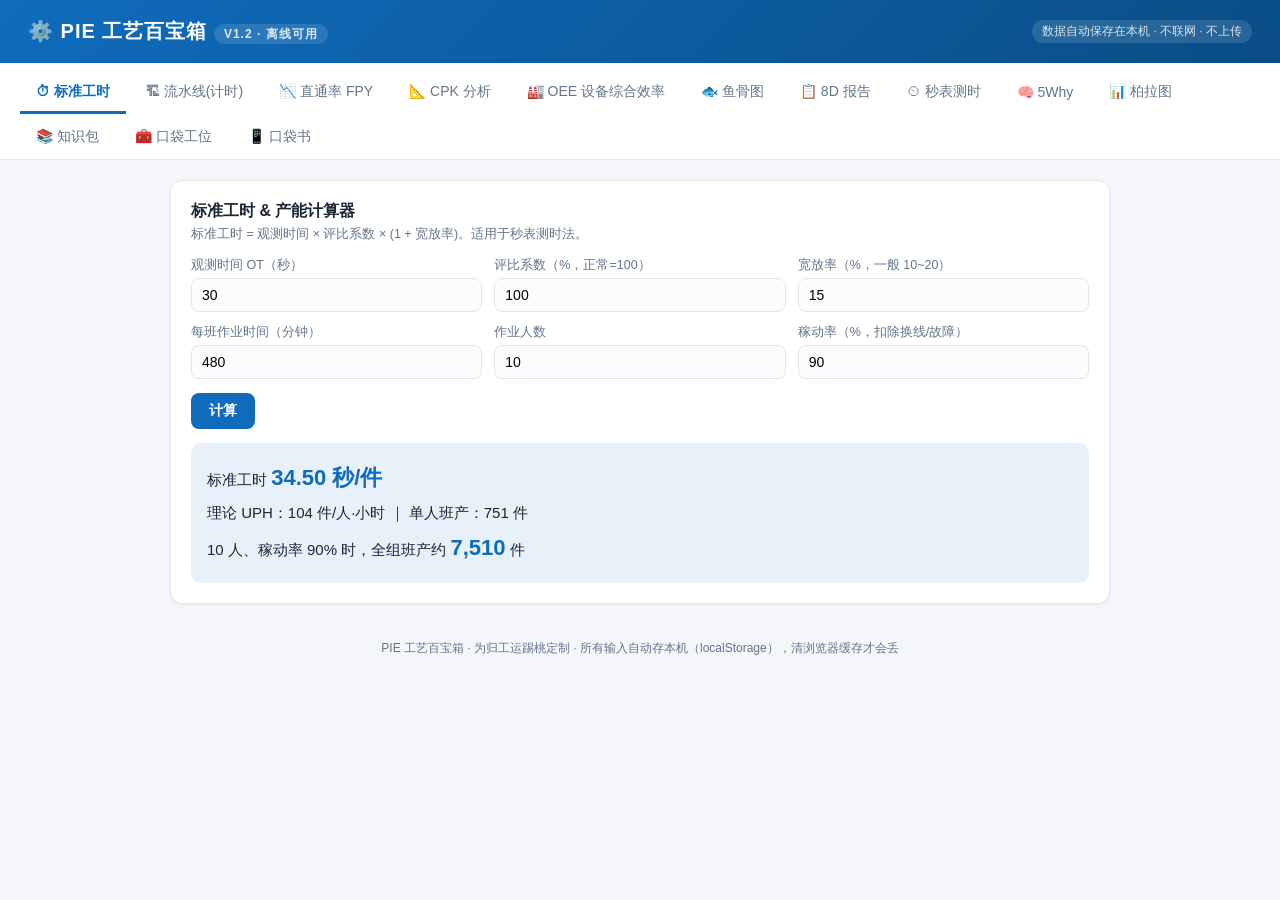
<file: piebox/index.html>
<!DOCTYPE html>
<html lang="zh-CN" data-page-node-id="XvWHAhV3Jebh8bHkBlvTBB">
<head data-page-node-id="niJ5jxMiRVaoCqivcYzTSp">
<meta charset="UTF-8" data-page-node-id="DItgGwfc5vUoOE58S9kzqs">
<meta name="viewport" content="width=device-width, initial-scale=1.0" data-page-node-id="1D6AIHQtWf9EcOLbFcGwLr">
<title>PIE 工艺百宝箱 V1.1</title>
<style>
  :root{
    --bg:#f4f6f9; --card:#ffffff; --ink:#1c2733; --sub:#64748b;
    --brand:#0f6cbd; --brand-soft:#e8f1fa; --ok:#1a7f4b; --warn:#b45309; --bad:#b42318;
    --line:#e2e8f0; --radius:12px;
  }
  *{box-sizing:border-box;margin:0;padding:0}
  body{font-family:"Microsoft YaHei","PingFang SC",sans-serif;background:var(--bg);color:var(--ink);min-height:100vh}
  header{background:linear-gradient(135deg,#0f6cbd,#0a4d85);color:#fff;padding:18px 28px;display:flex;align-items:center;justify-content:space-between;flex-wrap:wrap;gap:8px}
  header h1{font-size:20px;font-weight:700;letter-spacing:1px}
  header .tag{font-size:12px;opacity:.85;background:rgba(255,255,255,.15);padding:3px 10px;border-radius:20px}
  nav{display:flex;gap:4px;padding:10px 20px 0;background:var(--card);border-bottom:1px solid var(--line);flex-wrap:wrap}
  nav button{border:none;background:none;padding:10px 16px;font-size:14px;color:var(--sub);cursor:pointer;border-bottom:3px solid transparent;font-family:inherit}
  nav button.active{color:var(--brand);border-bottom-color:var(--brand);font-weight:700}
  main{max-width:980px;margin:0 auto;padding:20px}
  .card{background:var(--card);border:1px solid var(--line);border-radius:var(--radius);padding:20px;margin-bottom:16px;box-shadow:0 1px 3px rgba(16,24,40,.05)}
  .card h2{font-size:16px;margin-bottom:4px;color:var(--ink)}
  .card .desc{font-size:12.5px;color:var(--sub);margin-bottom:14px}
  .grid{display:grid;grid-template-columns:repeat(auto-fit,minmax(180px,1fr));gap:12px}
  label{display:block;font-size:12.5px;color:var(--sub);margin-bottom:4px}
  input,textarea,select{width:100%;padding:8px 10px;border:1px solid var(--line);border-radius:8px;font-size:14px;font-family:inherit;background:#fbfcfe}
  input:focus,textarea:focus,select:focus{outline:2px solid var(--brand-soft);border-color:var(--brand)}
  .btn{display:inline-block;border:none;border-radius:8px;padding:9px 18px;font-size:14px;cursor:pointer;font-family:inherit;font-weight:600}
  .btn-primary{background:var(--brand);color:#fff}
  .btn-ghost{background:var(--brand-soft);color:var(--brand)}
  .btn:hover{filter:brightness(1.05)}
  .result{margin-top:14px;padding:14px 16px;border-radius:10px;background:var(--brand-soft);font-size:15px;line-height:1.9}
  .result b{font-size:22px;color:var(--brand)}
  .pill{display:inline-block;padding:2px 10px;border-radius:20px;font-size:12.5px;font-weight:700;margin-left:8px}
  .pill-ok{background:#dcf5e7;color:var(--ok)} .pill-warn{background:#fdebd2;color:var(--warn)} .pill-bad{background:#fde3e1;color:var(--bad)}
  table{width:100%;border-collapse:collapse;font-size:13.5px;margin-top:8px}
  th,td{border:1px solid var(--line);padding:7px 9px;text-align:center}
  th{background:#f1f5f9;color:var(--ink)}
  .mini{font-size:12px;color:var(--sub);margin-top:6px}
  .del{color:var(--bad);cursor:pointer;font-weight:700;border:none;background:none;font-size:15px}
  textarea{min-height:90px;resize:vertical}
  .report{background:#0f172a;color:#e2e8f0;font-family:Consolas,monospace;font-size:13px;padding:16px;border-radius:10px;white-space:pre-wrap;margin-top:12px;display:none}
  .hidden{display:none}
  /* 知识包样式 */
  #tab-know summary{padding:13px 18px;font-size:15px;font-weight:700;cursor:pointer;list-style:none;position:relative;user-select:none}
  #tab-know summary::after{content:'▾';position:absolute;right:18px;color:var(--sub);transition:.2s}
  #tab-know details[open] summary::after{transform:rotate(180deg)}
  #tab-know summary:hover{background:#fafcfe}
  #tab-know details{margin-bottom:12px;overflow:hidden;border-radius:10px}
  #tab-know .oneline{background:var(--brand-soft);border-left:4px solid var(--brand);padding:10px 14px;border-radius:0 8px 8px 0;margin:4px 0 12px;font-weight:600;color:#0a4d85}
  #tab-know .kbody{padding:0 18px 16px;font-size:14px;line-height:1.85}
  #tab-know h4{margin:12px 0 5px;font-size:14px;color:var(--brand)}
  #tab-know .kbody ul{padding-left:20px;margin:5px 0}
  #tab-know .kbody td,#tab-know .kbody th{text-align:left}
  #tab-know .case{background:#fff8ed;border:1px dashed #eab308;border-radius:8px;padding:10px 14px;margin:10px 0;font-size:13.5px}
  #tab-know .case b{color:#b45309}
  #tab-know .kw{background:#fef3c7;padding:0 4px;border-radius:3px;font-weight:600}
  #tab-know .toc{display:flex;flex-wrap:wrap;gap:6px;margin-bottom:12px}
  #tab-know .toc a{font-size:12.5px;color:var(--brand);text-decoration:none;background:var(--brand-soft);padding:3px 10px;border-radius:14px}
  #tab-know .toc a:hover{filter:brightness(.95)}
  #tab-know .intro{font-size:13.5px;color:var(--sub);margin-bottom:14px}
  .footer{max-width:980px;margin:0 auto 30px;padding:0 20px;font-size:12px;color:var(--sub);text-align:center}
  @media print{nav,header .tag{display:none}}
</style>
<link rel="manifest" href="manifest.json">
<meta name="apple-mobile-web-app-capable" content="yes">
<meta name="mobile-web-app-capable" content="yes">
<meta name="apple-mobile-web-app-status-bar-style" content="black-translucent">
<meta name="apple-mobile-web-app-title" content="PIE百宝">
<link rel="apple-touch-icon" href="apple-touch-icon.png">
<link rel="icon" href="favicon.png">
<meta name="theme-color" content="#1f3a5f">
</head>
<body data-page-node-id="wC3VGUNMX50TX9qDYmm3B8">
<header data-page-node-id="fQQAdPPDU7PCEmBw56aQ2U">
  <h1 data-page-node-id="LXhChOgwh3d1paCA9WiAHs">⚙️ PIE 工艺百宝箱 <span class="tag" data-page-node-id="ltNUMDac96tYvy9NhLrwXp">V1.2 · 离线可用</span></h1>
  <span class="tag" data-page-node-id="yVyLnjVgXIgcL6aFpZ4TK9">数据自动保存在本机 · 不联网 · 不上传</span>
</header>
<nav id="tabs" data-page-node-id="8aAInAjUQQQdp3CssjjkDF">
  <button class="active" data-tab="stdhours" data-page-node-id="ONwkOvHEDFeoREqDFjk89S">⏱ 标准工时</button>
  <button data-tab="line">🏗 流水线(计时)</button>
  <button data-tab="fpy" data-page-node-id="zpRCpyuVMFZTSpzzJmvsZz">📉 直通率 FPY</button>
  <button data-tab="cpk" data-page-node-id="xM83TLFac6Txz5S6EgzRMC">📐 CPK 分析</button>
  <button data-tab="oee" data-page-node-id="1Y2OTBBF51a7d2xx8C6Lei">🏭 OEE 设备综合效率</button>
  <button data-tab="fish" data-page-node-id="K7ASKzSnij4hQ4uRJ3CRjb">🐟 鱼骨图</button>
  <button data-tab="8d" data-page-node-id="2d2tMySezxCPqaC7ZbuRUj">📋 8D 报告</button>
  <button data-tab="watch">⏲ 秒表测时</button>
  <button data-tab="5why">🧠 5Why</button>
  <button data-tab="pareto">📊 柏拉图</button>
  <button data-tab="know">📚 知识包</button>
  <button data-tab="pocket">🧰 口袋工位</button>
  <button class="ext" onclick="window.open('PIE口袋书.html')">📱 口袋书</button>
</nav>
<main data-page-node-id="7MPsWuMRQlL4zh4PX5Z4XS">

<!-- ============ 标准工时 ============ -->
<section id="tab-stdhours" class="tabpane" data-page-node-id="5ueVctm9dGdvr6df0ZktlQ">
  <div class="card" data-page-node-id="OcjsR6Jr74PU9B3fhHFYaU">
    <h2 data-page-node-id="p31HEPNS4MBN5qNOPLFcCX">标准工时 & 产能计算器</h2>
    <div class="desc" data-page-node-id="oGzypsEKikLQbyuFdNlUt4">标准工时 = 观测时间 × 评比系数 × (1 + 宽放率)。适用于秒表测时法。</div>
    <div class="grid" data-page-node-id="sSWZ9FmjppVWyiAYg5uQab">
      <div data-page-node-id="oBi1uSn9YC7R2P0f1USjAx"><label data-page-node-id="1nkw11qwtmdzHCqyMkdBY6">观测时间 OT（秒）</label><input type="number" id="so_ot" step="0.01" value="30" data-page-node-id="VG98ECeA4AE2hfDLBJPuYN"></div>
      <div data-page-node-id="QgmGJjWBw6LvMOWppkRUnC"><label data-page-node-id="GGjWog47D3cq7KdmprMlBE">评比系数（%，正常=100）</label><input type="number" id="so_rating" step="1" value="100" data-page-node-id="wUOC2B4RXbLj9Q87axXyws"></div>
      <div data-page-node-id="q0CbnAaH1pzt6RW4lbEng2"><label data-page-node-id="GnGJwiewj0pukjzhLBmOxh">宽放率（%，一般 10~20）</label><input type="number" id="so_allow" step="0.1" value="15" data-page-node-id="91ZAG8eIHPhvJjv1QGmp0Z"></div>
    </div>
    <div class="grid" style="margin-top:12px" data-page-node-id="aMma3dKZixpXGW8oNWIdaM">
      <div data-page-node-id="0ARDdID2SSNI48MyH9cPRY"><label data-page-node-id="gBSdotoYFg7b3erqMxWf0I">每班作业时间（分钟）</label><input type="number" id="so_shift" step="1" value="480" data-page-node-id="4YIMDYMSwKSauYvDq9XTEe"></div>
      <div data-page-node-id="MifUvc7N1O7lncIm7ct3UY"><label data-page-node-id="Z5z0nEzRBMvDSpoR5Bo2FF">作业人数</label><input type="number" id="so_ppl" step="1" value="10" data-page-node-id="Ng6bUvDEnQ5OlCxV7flGBw"></div>
      <div data-page-node-id="5X1r47RM6jR9cEmcFibIDS"><label data-page-node-id="TpzfOCCSzv0qQ3wy9Ew0ef">稼动率（%，扣除换线/故障）</label><input type="number" id="so_act" step="1" value="90" data-page-node-id="JOcbd0OXzPza8i9AYLU47j"></div>
    </div>
    <button class="btn btn-primary" style="margin-top:14px" onclick="calcST()" data-page-node-id="QjpyCtnmOgLFk3hSvCNEvb">计算</button>
    <div class="result" id="so_out" data-page-node-id="qJC6Uz9jXbvClCMFluBuMc"></div>
  </div>
</section>

<!-- ============ FPY ============ -->
<section id="tab-fpy" class="tabpane hidden" data-page-node-id="z95RFElJiqjF5zzFhht7DF">
  <div class="card" data-page-node-id="TtXmRvehgXxFHc6PGTFmHX">
    <h2 data-page-node-id="fkJtVzhRAEmjjdbyivcMUi">直通率（FPY）计算器</h2>
    <div class="desc" data-page-node-id="OJyHGocM1RcHUAIUNjoJdT">逐工位输入投入数与一次合格数，自动算各站良率与总直通率。</div>
    <table id="fpy_tbl" data-page-node-id="KLZtbRKAMafMYo8p5q2FK9">
      <thead data-page-node-id="4k26cYfXkjTTuFvErACgSU"><tr data-page-node-id="BNyr0hJVC7lIFxYF6coRg2"><th style="width:32%" data-page-node-id="neFDH84NM2dU3kMyLFWp4O">工位名称</th><th data-page-node-id="q5JbTm0xb7f7yioBJtBfFU">投入数</th><th data-page-node-id="OpkFst9XaVls1ix7AKtROb">一次合格数</th><th data-page-node-id="pDQAJTLphb52utZWiy5dUe">良率</th><th data-page-node-id="1tj4yJoLboXWNAZTGfGViX"></th></tr></thead>
      <tbody data-page-node-id="5ug6hDshWuZ2A8SZHlIGxS"></tbody>
    </table>
    <button class="btn btn-ghost" style="margin-top:10px" onclick="fpyAddRow()" data-page-node-id="0QRNwSGPLuOF3yKFpGMBEo">+ 添加工位</button>
    <button class="btn btn-primary" style="margin-top:10px;margin-left:8px" onclick="calcFPY()" data-page-node-id="OgpjP5pKuGpqUkLKVkzfGp">计算 FPY</button>
    <div class="result" id="fpy_out" data-page-node-id="JgOtuCGH3VmNUrHJeX0EVM"></div>
  </div>
</section>

<!-- ============ CPK ============ -->
<section id="tab-cpk" class="tabpane hidden" data-page-node-id="FGKKdCL2mxcBkIFr6Opzzu">
  <div class="card" data-page-node-id="L5XCw19r1AH5l16ZgxrH4X">
    <h2 data-page-node-id="Q5DoS5xYFvYDFleKD3PYDX">CPK 过程能力分析</h2>
    <div class="desc" data-page-node-id="DVLqWPckH9B1YvZQkKMYGu">把测量数据粘贴进来（空格/逗号/换行分隔均可），选择规格类型计算 Cp / Cpk。</div>
    <div class="grid" data-page-node-id="XbhZYEOAS1u11jIj3HqNB6">
      <div data-page-node-id="6cY07e4ylT2pnSZ9q4AvnS"><label data-page-node-id="rg9wsfRwMTAQcmPy0kbSAw">规格类型</label>
        <select id="cpk_type" data-page-node-id="6CYr7RIY14g0rHvbeYZN07">
          <option value="both" data-page-node-id="Xz0S64abSSmfJALODRXGJg">双边规格（有上下限）</option>
          <option value="upper" data-page-node-id="kJPxHuQaxtufMu62xx7gVe">单边上限（越小越好）</option>
          <option value="lower" data-page-node-id="9bJNX6UiZm1jONqF9iTG08">单边下限（越大越好）</option>
        </select>
      </div>
      <div data-page-node-id="YOpAsCaqnqI4FfY1OndTSU"><label data-page-node-id="pub72XhvYWxjjzHNXFtm1x">USL 上限</label><input type="number" id="cpk_usl" step="any" data-page-node-id="Z2v7pygJlCjwnvfC3IXQgc"></div>
      <div data-page-node-id="haeVQxTX7xEuQGsw6m8AII"><label data-page-node-id="smmd61tkkypTNyinEu94iT">LSL 下限</label><input type="number" id="cpk_lsl" step="any" data-page-node-id="p83EcZrKqjjOiaoHSzbDk3"></div>
    </div>
    <div style="margin-top:12px" data-page-node-id="VSiOPZEE9oEJkSiESEaoeD"><label data-page-node-id="jkm3gqUSFuz0C7u9ZU5VIC">测量数据（至少 5 个）</label><textarea id="cpk_data" placeholder="例如：10.02 9.98 10.05 10.01 9.97 10.03 ..."></textarea></div>
    <button class="btn btn-primary" style="margin-top:12px" onclick="calcCPK()" data-page-node-id="Y6bSu9EozIqoFhEvnaOGq6">分析</button>
    <div class="result" id="cpk_out" data-page-node-id="1tYRCxEr0RFL57k2xoBjYg"></div>
  </div>
</section>

<!-- ============ OEE ============ -->
<section id="tab-oee" class="tabpane hidden" data-page-node-id="oKqZE1K1cGlEqMGQRbjzDo">
  <div class="card" data-page-node-id="lwEvPlvcMucQ8qZLzOLkTX">
    <h2 data-page-node-id="XhuOD1ne3sKEGGh9D8sQb8">OEE 设备综合效率</h2>
    <div class="desc" data-page-node-id="06dZnwrHh6AvO2wNvS6YhN">OEE = 时间稼动率 × 性能稼动率 × 良品率。世界级水平约 85%。</div>
    <div class="grid" data-page-node-id="ch0pNY3FTelIMSmwO4jLCU">
      <div data-page-node-id="jrjmvBBPb6ETERNkwymyKQ"><label data-page-node-id="Y7lBS3e1HotAHPIhBkhFkJ">负荷时间（分钟）</label><input type="number" id="oe_load" value="480" data-page-node-id="siH5wAY63VU1l7dAcQyqbG"></div>
      <div data-page-node-id="BKpFm9sHKwOChfBqugnQ8a"><label data-page-node-id="H5SoBjPDpZK0dJDJUcS3Kk">停机损失（分钟：故障/换线/待料）</label><input type="number" id="oe_down" value="60" data-page-node-id="l8so8Un4i1IrQNMTHWLa6y"></div>
      <div data-page-node-id="UJuF7rgryMGLhTgPLXWN47"><label data-page-node-id="0xLfFRSBzgpEi5FYGEz7go">理论周期时间（秒/件）</label><input type="number" id="oe_ct" step="0.01" value="30" data-page-node-id="0k7egXBLj2fPNz6AnP6mBN"></div>
    </div>
    <div class="grid" style="margin-top:12px" data-page-node-id="jLLQxT9uVL9cC0T9J0xeN2">
      <div data-page-node-id="Amjk9dZAdCBrNODJPlYd2J"><label data-page-node-id="5Nga8ZHDPPAJ7aG6dQyv0H">实际产量（件）</label><input type="number" id="oe_out" value="800" data-page-node-id="ACzroMTosReNCtwm5ccYrM"></div>
      <div data-page-node-id="E5TUCL5kl63OlI9aUO7ime"><label data-page-node-id="E4oSAjI9HuseUtfhKC7Ero">良品数（件）</label><input type="number" id="oe_good" value="780" data-page-node-id="SkWUw9jRzL7fvSGECDBors"></div>
    </div>
    <button class="btn btn-primary" style="margin-top:14px" onclick="calcOEE()" data-page-node-id="uPFiXEKxeJJDPFG5prWFXW">计算</button>
    <div class="result" id="oe_out" data-page-node-id="dvcaT2fM6M7xxh9GmXqJju"></div>
  </div>
</section>

<!-- ============ 鱼骨图 ============ -->
<section id="tab-fish" class="tabpane hidden" data-page-node-id="UO62lN9VSBx0MF2tIADAiU">
  <div class="card" data-page-node-id="X4jJ7vLmb7mduldCgW81Z0">
    <h2 data-page-node-id="6xUiClyg2ydHgyYQ5YikH4">鱼骨图生成器（人机料法环测）</h2>
    <div class="desc" data-page-node-id="IC3MR3jEMBfdULfIWAYsqs">每个类别填入原因，用「；」或换行分隔，点生成即出图，可下载 PNG。</div>
    <div style="margin-bottom:10px" data-page-node-id="cSjUWqJVOQdBVRyHlyf7Ba"><label data-page-node-id="NTHfeMyIOprfwfCJE1IWzP">问题（鱼头）</label><input type="text" id="fish_head" value="产品外观不良" data-page-node-id="kbSVq9iZjeWq1O8wZ3w59R"></div>
    <div class="grid" data-page-node-id="NsTClZ69mcC1V5Yvr9lMhU">
      <div data-page-node-id="DmIUt7QJ0qGsPM4EcCeRuk"><label data-page-node-id="MZ6L7Dj1DuPQwrhjsyiQCq">人（Man）</label><textarea id="fish_man"></textarea></div>
      <div data-page-node-id="BlbhgHCmnct7CTbFzlJE2Y"><label data-page-node-id="OBj1Vc4eyFc52QnEPXAfCa">机（Machine）</label><textarea id="fish_mch"></textarea></div>
      <div data-page-node-id="6GO9JYRrcfIdarbhffBVhF"><label data-page-node-id="Zt4LsPwoYhEIDiwuGmEMYN">料（Material）</label><textarea id="fish_mat"></textarea></div>
    </div>
    <div class="grid" style="margin-top:10px" data-page-node-id="QKhHiiT43JT4wCk5sHUa2o">
      <div data-page-node-id="O4J4w1tBV6vWWMi2UEs6tz"><label data-page-node-id="tnJn4aQUdA5uFCeacn0iFR">法（Method）</label><textarea id="fish_mtd"></textarea></div>
      <div data-page-node-id="mILYp5WRK6uzDylKJMIhAX"><label data-page-node-id="04eE3lbcD1HVxnmo8gHxNE">环（Environment）</label><textarea id="fish_env"></textarea></div>
      <div data-page-node-id="wwCDaWGxPpMyutBEoGv6xP"><label data-page-node-id="ubc7MxAJDvYHAicOtK9mEE">测（Measure）</label><textarea id="fish_mea"></textarea></div>
    </div>
    <button class="btn btn-primary" style="margin-top:14px" onclick="drawFish()" data-page-node-id="TSBFd3wCenOFIG0VFlGQIp">生成鱼骨图</button>
    <button class="btn btn-ghost" style="margin-top:14px;margin-left:8px" onclick="downloadFish()" data-page-node-id="ryf2pv3r6ZizetYVv8QDCa">下载 PNG</button>
    <div id="fish_box" style="margin-top:14px" data-page-node-id="YNb9nLxRj4ZrshC0hOIEJG"></div>
  </div>
</section>

<!-- ============ 8D ============ -->
<section id="tab-8d" class="tabpane hidden" data-page-node-id="RTl4oldE1RTqcDAjDehB9X">
  <div class="card" data-page-node-id="dtEmlSPi6jbf2t4bUIG89b">
    <h2 data-page-node-id="hwGpJysfkrfzlMwnBmLhMh">8D 报告生成器</h2>
    <div class="desc" data-page-node-id="OIWm6U07JB6xC3XxhCgECf">按 D1~D8 填写，一键生成 Markdown 格式报告，可复制或下载。</div>
    <div id="d8form" data-page-node-id="axvz13VoOpqpvshO4tlWE3"></div>
    <button class="btn btn-primary" style="margin-top:14px" onclick="gen8D()" data-page-node-id="OBIu4g2EVmccJyM8sD3CrA">生成报告</button>
    <button class="btn btn-ghost" style="margin-top:14px;margin-left:8px" onclick="copy8D()" data-page-node-id="C5w7N2mxxgewdTvGNAyW7M">复制全文</button>
    <button class="btn btn-ghost" style="margin-top:14px;margin-left:8px" onclick="dl8D()" data-page-node-id="1XJETZZjwuQBubAW9sbpB0">下载 .md</button>
    <div class="report" id="d8out" data-page-node-id="w85GXMHJCNCwveClm9xOiv"></div>
  </div>
</section>

<!-- ============ 秒表 ============ -->
<section id="tab-watch" class="tabpane hidden">
  <div class="card">
    <h2>秒表测时（高精度）</h2>
    <div class="desc">用 performance.now() 计时，精度 1/100 秒。测完点「平均填入标准工时」，圈平均自动写进 OT 框。</div>
    <div style="text-align:center;margin:10px 0">
      <div id="sw_disp" style="font-family:Consolas,monospace;font-size:56px;font-weight:700;letter-spacing:2px;color:var(--brand)">00:00.00</div>
      <div id="sw_lapdisp" class="mini">上圈时间：--</div>
    </div>
    <div style="text-align:center;margin-bottom:8px">
      <button class="btn btn-primary" id="sw_startbtn" onclick="swToggle()" style="min-width:110px">开始</button>
      <button class="btn btn-ghost" onclick="swLap()" style="min-width:110px">记圈 / 单件</button>
      <button class="btn btn-ghost" onclick="swReset()" style="min-width:110px">清零</button>
    </div>
    <table id="sw_tbl">
      <thead><tr><th>圈次</th><th>单圈时间（秒）</th><th>累计时间</th><th></th></tr></thead>
      <tbody></tbody>
    </table>
    <div style="margin-top:10px">
      <button class="btn btn-primary" onclick="swToST()">平均填入标准工时 OT</button>
      <button class="btn btn-ghost" onclick="swDelLast()">删最后一圈</button>
      <span class="mini" id="sw_stat"></span>
    </div>
    <div class="mini">测时小技巧：同一工位连测 10 圈以上，剔除异常圈后再用平均；记圈时按动作节点打点（如：取料→装配→检测），后面好做评比。</div>
  </div>
</section>

<!-- ============ 5Why ============ -->
<section id="tab-5why" class="tabpane hidden">
  <div class="card">
    <h2>5Why 根因分析</h2>
    <div class="desc">每一问的答案必须是「事实」，不是「猜测」。追问到能改的流程/制度为止，别停在「人没做好」。</div>
    <div style="margin-bottom:10px"><label>问题描述（现象）</label><input type="text" id="wy_prob" placeholder="例：3号线 9/12 批次产品外观划伤，客诉 500 件"></div>
    <div id="wy_rows"></div>
    <button class="btn btn-ghost" style="margin-top:8px" onclick="wyAdd()">+ 追加一问 Why</button>
    <div style="margin-top:12px"><label>根本原因（发生原因 + 流出原因）</label><textarea id="wy_root" placeholder="发生原因：治具定位块磨损未列入点检项目（流出原因：出货检验未覆盖该面）"></textarea></div>
    <div style="margin-top:12px"><label>对策（对应根因，可验证）</label><textarea id="wy_action" placeholder="例：定位块纳入日点检表，更换耐磨材质，检验 SOP 增加该面外观全检"></textarea></div>
    <button class="btn btn-primary" style="margin-top:12px" onclick="gen5W()">生成报告</button>
    <button class="btn btn-ghost" style="margin-top:12px;margin-left:8px" onclick="copy5W()">复制全文</button>
    <div class="report" id="wy_out"></div>
  </div>
</section>

<!-- ============ 柏拉图 ============ -->
<section id="tab-pareto" class="tabpane hidden">
  <div class="card">
    <h2>柏拉图（Pareto）不良分析</h2>
    <div class="desc">80/20 法则：通常前 20% 的不良项目占 80% 的不良数。先攻红色累计线超过 80% 之前的项目。</div>
    <table id="par_tbl">
      <thead><tr><th style="width:40%">不良项目</th><th>不良数</th><th>占比</th><th></th></tr></thead>
      <tbody></tbody>
    </table>
    <button class="btn btn-ghost" style="margin-top:10px" onclick="parAddRow()">+ 添加项目</button>
    <button class="btn btn-primary" style="margin-top:10px;margin-left:8px" onclick="drawPareto()">生成柏拉图</button>
    <div id="par_out" class="result" style="display:none"></div>
    <div id="par_box" style="margin-top:14px"></div>
    <button class="btn btn-ghost" style="margin-top:10px;display:none" id="par_dl" onclick="downloadPareto()">下载 PNG</button>
  </div>
</section>

<!-- ============ 知识包 ============ -->
<section id="tab-know" class="tabpane hidden">
  <div class="card">
    <h2>📚 知识包 · 工艺改善方法论手册</h2>
    <div class="intro">点标题展开。每篇 = 一句话理解 + 详细拆解 + 现场实例。已并入百宝箱，离线单文件随身带。</div>
    <div class="toc">
      <a href="#k-sop">SOP草图模板</a><a href="#k-role">PE/IE与IE起源</a><a href="#k-qaqc">QA/QC/QE</a><a href="#k-inspect">IQC/IPQC/FQC/OQC</a>
      <a href="#k-msa">MSA</a><a href="#k-tpm">TPM/SMED</a><a href="#k-pdca">PDCA</a><a href="#k-5w2h">5W2H</a><a href="#k-ecrs">ECRS</a>
      <a href="#k-lean">精益生产</a><a href="#k-waste">八大浪费</a><a href="#k-qc7">QC七大手法</a><a href="#k-ie7">IE七大手法</a>
      <a href="#k-why5">5Why</a><a href="#k-fishbone">鱼骨图</a><a href="#k-fmea">FMEA</a><a href="#k-spc">SPC与CPK</a>
      <a href="#k-st">标准工时</a><a href="#k-takt">节拍与瓶颈</a><a href="#k-oee">OEE</a><a href="#k-yield">良率体系</a><a href="#k-d8">8D</a><a href="#k-6sigma">六西格玛</a>
    </div>

    <details id="k-sop" open>
    <summary>📄 通用工艺文件 SOP 草图模板</summary>
    <div class="kbody">
      <div class="oneline">一句话：一张合格的 SOP = 抬头四要素 + 步骤三栏式 + 注意事项 + 签核与版本记录，图在最左、字在中间、规格在右边。</div>
      <p>照这张草图排版，85% 的稽核挑剔都能躲过去。每个框里写什么，图下有说明。</p>
      <svg xmlns="http://www.w3.org/2000/svg" viewBox="0 0 800 640" style="width:100%;background:#fff;border:1px solid var(--line);border-radius:10px">
        <rect x="10" y="10" width="780" height="620" fill="#ffffff" stroke="#1c2733" stroke-width="2"/>
        <rect x="10" y="10" width="780" height="44" fill="#0f6cbd"/>
        <text x="400" y="39" text-anchor="middle" fill="#fff" font-size="19" font-weight="bold">××工序 作业指导书（SOP）</text>
        <text x="775" y="25" text-anchor="end" fill="#cfe3f5" font-size="10">受控文件 CONTROLLED</text>
        <!-- info row 1 -->
        <g font-size="12" fill="#1c2733">
          <rect x="10" y="54" width="195" height="32" fill="none" stroke="#94a3b8"/><text x="20" y="74" font-weight="bold">文件编号：</text><text x="85" y="74" fill="#64748b">SOP-PIE-0001</text>
          <rect x="205" y="54" width="195" height="32" fill="none" stroke="#94a3b8"/><text x="215" y="74" font-weight="bold">版　本：</text><text x="272" y="74" fill="#64748b">A / 0</text>
          <rect x="400" y="54" width="195" height="32" fill="none" stroke="#94a3b8"/><text x="410" y="74" font-weight="bold">生效日期：</text><text x="475" y="74" fill="#64748b">2026-09-15</text>
          <rect x="595" y="54" width="195" height="32" fill="none" stroke="#94a3b8"/><text x="605" y="74" font-weight="bold">页　次：</text><text x="662" y="74" fill="#64748b">1 / 3</text>
        </g>
        <g font-size="12" fill="#1c2733">
          <rect x="10" y="86" width="195" height="32" fill="none" stroke="#94a3b8"/><text x="20" y="106" font-weight="bold">产品/机种：</text><text x="92" y="106" fill="#64748b">XXX-100</text>
          <rect x="205" y="86" width="195" height="32" fill="none" stroke="#94a3b8"/><text x="215" y="106" font-weight="bold">工序/站别：</text><text x="287" y="106" fill="#64748b">组装-第3站</text>
          <rect x="400" y="86" width="195" height="32" fill="none" stroke="#94a3b8"/><text x="410" y="106" font-weight="bold">节拍要求：</text><text x="475" y="106" fill="#64748b">32 秒/件</text>
          <rect x="595" y="86" width="195" height="32" fill="none" stroke="#94a3b8"/><text x="605" y="106" font-weight="bold">使用设备：</text><text x="670" y="106" fill="#64748b">电批×1/治具×1</text>
        </g>
        <!-- table header -->
        <rect x="10" y="118" width="70" height="30" fill="#f1f5f9" stroke="#94a3b8"/><text x="45" y="138" text-anchor="middle" font-size="12.5" font-weight="bold">步骤</text>
        <rect x="80" y="118" width="300" height="30" fill="#f1f5f9" stroke="#94a3b8"/><text x="230" y="138" text-anchor="middle" font-size="12.5" font-weight="bold">作业示意图</text>
        <rect x="380" y="118" width="260" height="30" fill="#f1f5f9" stroke="#94a3b8"/><text x="510" y="138" text-anchor="middle" font-size="12.5" font-weight="bold">作业内容与要求</text>
        <rect x="640" y="118" width="150" height="30" fill="#f1f5f9" stroke="#94a3b8"/><text x="715" y="138" text-anchor="middle" font-size="12.5" font-weight="bold">关键规格/要点</text>
        <!-- rows -->
        <g>
          <rect x="10" y="148" width="70" height="90" fill="none" stroke="#94a3b8"/><circle cx="45" cy="193" r="15" fill="#0f6cbd"/><text x="45" y="198" text-anchor="middle" fill="#fff" font-size="14" font-weight="bold">1</text>
          <rect x="80" y="148" width="300" height="90" fill="#fbfcfe" stroke="#94a3b8"/><rect x="150" y="163" width="160" height="60" fill="none" stroke="#94a3b8" stroke-dasharray="5 4"/><text x="230" y="198" text-anchor="middle" font-size="11" fill="#94a3b8">实拍照片 / 手绘示意图</text>
          <rect x="380" y="148" width="260" height="90" fill="none" stroke="#94a3b8"/>
          <text x="390" y="172" font-size="11.5" fill="#334155">1. 取 PCB 放入治具定位槽</text><text x="390" y="194" font-size="11.5" fill="#334155">2. 确认极性标识方向朝右</text><text x="390" y="216" font-size="11.5" fill="#334155">3. 按序锁附 4 颗螺丝</text>
          <rect x="640" y="148" width="150" height="90" fill="none" stroke="#94a3b8"/><text x="650" y="172" font-size="11.5" fill="#b45309">扭矩 0.8±0.05 N·m</text><text x="650" y="194" font-size="11.5" fill="#b45309">极性反 = 不良</text>
        </g>
        <g>
          <rect x="10" y="238" width="70" height="90" fill="none" stroke="#94a3b8"/><circle cx="45" cy="283" r="15" fill="#0f6cbd"/><text x="45" y="288" text-anchor="middle" fill="#fff" font-size="14" font-weight="bold">2</text>
          <rect x="80" y="238" width="300" height="90" fill="#fbfcfe" stroke="#94a3b8"/><rect x="150" y="253" width="160" height="60" fill="none" stroke="#94a3b8" stroke-dasharray="5 4"/><text x="230" y="288" text-anchor="middle" font-size="11" fill="#94a3b8">实拍照片 / 手绘示意图</text>
          <rect x="380" y="238" width="260" height="90" fill="none" stroke="#94a3b8"/><text x="390" y="262" font-size="11.5" fill="#334155">1. 连接 FPC 排线并压平</text><text x="390" y="284" font-size="11.5" fill="#334155">2. 扣紧黑色锁扣（听到咔哒）</text>
          <rect x="640" y="238" width="150" height="90" fill="none" stroke="#94a3b8"/><text x="650" y="262" font-size="11.5" fill="#b45309">锁扣未扣 = 开路</text><text x="650" y="284" font-size="11.5" fill="#b45309">弯折半径 ≥R2</text>
        </g>
        <g>
          <rect x="10" y="328" width="70" height="90" fill="none" stroke="#94a3b8"/><circle cx="45" cy="373" r="15" fill="#0f6cbd"/><text x="45" y="378" text-anchor="middle" fill="#fff" font-size="14" font-weight="bold">3</text>
          <rect x="80" y="328" width="300" height="90" fill="#fbfcfe" stroke="#94a3b8"/><rect x="150" y="343" width="160" height="60" fill="none" stroke="#94a3b8" stroke-dasharray="5 4"/><text x="230" y="378" text-anchor="middle" font-size="11" fill="#94a3b8">实拍照片 / 手绘示意图</text>
          <rect x="380" y="328" width="260" height="90" fill="none" stroke="#94a3b8"/><text x="390" y="352" font-size="11.5" fill="#334155">1. 功能测试：放入测试治具</text><text x="390" y="374" font-size="11.5" fill="#334155">2. 按 START，读取 PASS 判定</text>
          <rect x="640" y="328" width="150" height="90" fill="none" stroke="#94a3b8"/><text x="650" y="352" font-size="11.5" fill="#b45309">FAIL 连续 3 件停线报备</text>
        </g>
        <!-- notes -->
        <rect x="10" y="418" width="780" height="56" fill="#fff8ed" stroke="#eab308" stroke-dasharray="6 4"/><text x="22" y="440" font-size="12.5" font-weight="bold" fill="#b45309">⚠ 注意事项 / 安全警示</text><text x="22" y="460" font-size="11.5" fill="#92400e">佩戴静电环与护目镜；首件送检合格后方可批量；异常时按安灯流程报备，禁止自行调机</text>
        <!-- sign -->
        <g font-size="12" fill="#1c2733">
          <rect x="10" y="474" width="195" height="48" fill="none" stroke="#94a3b8"/><text x="20" y="494" font-weight="bold">编制（PIE）：</text><text x="20" y="514" fill="#94a3b8">签名 / 日期</text>
          <rect x="205" y="474" width="195" height="48" fill="none" stroke="#94a3b8"/><text x="215" y="494" font-weight="bold">审核（QA）：</text><text x="215" y="514" fill="#94a3b8">签名 / 日期</text>
          <rect x="400" y="474" width="195" height="48" fill="none" stroke="#94a3b8"/><text x="410" y="494" font-weight="bold">核准：</text><text x="410" y="514" fill="#94a3b8">签名 / 日期</text>
          <rect x="595" y="474" width="195" height="48" fill="none" stroke="#94a3b8"/><text x="605" y="494" font-weight="bold">会签（生产/设备）：</text><text x="605" y="514" fill="#94a3b8">签名 / 日期</text>
        </g>
        <!-- rev table -->
        <rect x="10" y="522" width="195" height="30" fill="#f1f5f9" stroke="#94a3b8"/><text x="107" y="542" text-anchor="middle" font-size="12" font-weight="bold">版本</text>
        <rect x="205" y="522" width="390" height="30" fill="#f1f5f9" stroke="#94a3b8"/><text x="400" y="542" text-anchor="middle" font-size="12" font-weight="bold">变更内容摘要</text>
        <rect x="595" y="522" width="97" height="30" fill="#f1f5f9" stroke="#94a3b8"/><text x="643" y="542" text-anchor="middle" font-size="12" font-weight="bold">日期</text>
        <rect x="692" y="522" width="98" height="30" fill="#f1f5f9" stroke="#94a3b8"/><text x="741" y="542" text-anchor="middle" font-size="12" font-weight="bold">修订人</text>
        <rect x="10" y="552" width="195" height="34" fill="none" stroke="#94a3b8"/><text x="107" y="574" text-anchor="middle" font-size="12">A / 0</text>
        <rect x="205" y="552" width="390" height="34" fill="none" stroke="#94a3b8"/><text x="215" y="574" font-size="12" fill="#64748b">首次发行</text>
        <rect x="595" y="552" width="97" height="34" fill="none" stroke="#94a3b8"/><text x="643" y="574" text-anchor="middle" font-size="12">2026-09-15</text>
        <rect x="692" y="552" width="98" height="34" fill="none" stroke="#94a3b8"/><text x="741" y="574" text-anchor="middle" font-size="12">—</text>
        <text x="400" y="616" text-anchor="middle" font-size="11" fill="#94a3b8">版式说明：信息可按公司文件系统调整，但「编号/版本/生效日期/页次 + 三栏步骤 + 签核 + 版本记录」四大块缺一不可</text>
      </svg>
      <h4>四大块怎么写才经得起稽核</h4>
      <ul>
        <li><span class="kw">抬头四要素</span>：文件编号（可追溯）、版本（受控的凭据）、生效日期（新旧判定）、页次（防缺页）。没有版本号的 SOP 在稽核里等于「非法文件」。</li>
        <li><span class="kw">步骤三栏</span>：左图右字是对应关系——一线员工先看图、看不懂再看字；关键规格（扭矩/参数/判定标准）必须量化，禁止写「适当」「差不多」。</li>
        <li><span class="kw">注意事项</span>：写安全警示和「做错了会怎样」（如：锁扣未扣 = 开路），比单纯写要求有效得多。</li>
        <li><span class="kw">签核与版本记录</span>：编制/审核/核准三级签署 + 每次变更留痕。工程变更（ECN）后 3 个工作日内 SOP 必须同步——这是常见稽核开单项。</li>
      </ul>
      <div class="case"><b>写 SOP 的黄金法则：</b>让一个刚入职 3 天的人照着做也能做出合格品。做不到，说明图不够、参数没量化、或者步骤漏了。</div>
    </div>
    </details>

    <details id="k-role">
    <summary>👷 角色缩写词典：PE / IE / ME / PIE，以及 IE 的起源</summary>
    <div class="kbody">
      <div class="oneline">一句话：PE 管「产品怎么做出来」，IE 管「怎么做最省最顺」，ME 管设备，PIE 把这几摊整合起来。</div>
      <h4>常见工程师角色</h4>
      <table>
        <tr><th>缩写</th><th>全称</th><th>负责什么</th></tr>
        <tr><td><b>PE</b></td><td>Product / Process Engineer</td><td>产品/工艺工程师：工艺参数制定、试产、工程变更（有的公司分产品 PE 和制程 PE）</td></tr>
        <tr><td><b>IE</b></td><td>Industrial Engineer</td><td>工业工程师：标准工时、产线平衡、布局规划、效率与成本改善</td></tr>
        <tr><td><b>ME</b></td><td>Manufacturing / Equipment Engineer</td><td>制造/设备工程师：设备导入、维护保养、自动化改造</td></tr>
        <tr><td><b>PIE</b></td><td>Process Integration Engineer</td><td>工艺整合工程师：横向打通 PE/IE/ME/QA，对工艺流程整体负责</td></tr>
        <tr><td><b>QE</b></td><td>Quality Engineer</td><td>品质工程师：检验标准、SPC 推行、不良分析（见下篇 QA/QC/QE）</td></tr>
      </table>
      <h4>其他高频缩写</h4>
      <ul>
        <li><span class="kw">NPI</span>：新产品导入（New Product Introduction），试产阶段的总管家。</li>
        <li><span class="kw">EVT / DVT / PVT / MP</span>：工程验证 → 设计验证 → 生产验证 → 量产，硬体产品的四个里程碑。</li>
        <li><span class="kw">ECR / ECN</span>：工程变更申请 / 通知，任何材料、参数、图纸变动都要走这条流程留痕。</li>
        <li><span class="kw">4M1E / 5M1E</span>：人(Man)机(Machine)料(Material)法(Method)环(Environment)＋测(Measurement)/量(Measurement)——鱼骨图和变更管理的分析框架。</li>
        <li><span class="kw">BOM / SOP / SIP</span>：物料清单 / 作业指导书 / 检验标准书（Standard Inspection Procedure）。</li>
      </ul>
      <h4>IE 的起源：从「挥铁锹」到「丰田模式」</h4>
      <ul>
        <li><span class="kw">1911 · 泰勒《科学管理原理》</span>：时间研究的开端。泰勒拿秒表把「搬运生铁」拆成基本动作逐个计时，证明「凭经验干活」远慢于「按科学方法干活」——你手里那个秒表测时，祖师爷就是他。</li>
        <li><span class="kw">1910s · 吉尔布雷思夫妇</span>：动作研究之父。把砌砖动作从 18 个砍到 5 个，发明「动素（Therbligs）」体系——伸手、抓取、装配等 17 种基本动作，是 IE 七大手法中「动改法」的底层。</li>
        <li><span class="kw">1913 · 福特流水线</span>：把工序按节拍串联，Model T 装配时间从 12 小时压到 93 分钟——流水线平衡的思想源头。</li>
        <li><span class="kw">二战及战后</span>：美国军方大规模用 IE 做产能与后勤规划，IE 正式成为大学学科。</li>
        <li><span class="kw">1950s · 日本吸收再创新</span>：戴明带来统计品质，丰田大野耐一融合泰勒+福特，长出丰田生产方式（TPS）——1980s 美国反哺学习，命名为「精益生产」。</li>
        <li><span class="kw">今天</span>：IE 从「秒表+秒表卡」进化到「数据+仿真+精益」，但内核没变：<b>用科学方法消除不增值</b>。</li>
      </ul>
    </div>
    </details>

    <details id="k-qaqc">
    <summary>🧪 QA / QC / QE 三兄弟怎么分</summary>
    <div class="kbody">
      <div class="oneline">一句话：QC 是「验货的」，QA 是「建体系让人信任不验也没事的」，QE 是「写标准、查根因的工程师」。</div>
      <table>
        <tr><th></th><th>QC 品质控制</th><th>QA 品质保证</th><th>QE 品质工程</th></tr>
        <tr><td>定位</td><td>执行层：管「物」</td><td>体系层：管「流程」</td><td>技术层：管「标准与根因」</td></tr>
        <tr><td>日常</td><td>来料/制程/出货检验，判定合格与否</td><td>文件体系（ISO 9001）、内审外审、客诉窗口</td><td>制定检验标准、SPC/MSA 推行、不良分析、8D 主笔</td></tr>
        <tr><td>输出</td><td>检验记录、允收判定</td><td>体系证书、稽核报告</td><td>SIP、FMEA、CPK 报告</td></tr>
        <tr><td>口诀</td><td>把不良「拦下来」</td><td>让不良「不再发生」的制度</td><td>搞清楚不良「为什么发生」</td></tr>
      </table>
      <div class="case"><b>一句话记忆：</b>QC 检出不良 → QE 分析根因改标准 → QA 把修正后的标准固化进体系。三者是接力，不是三个平级部门互踢皮球。</div>
    </div>
    </details>

    <details id="k-inspect">
    <summary>🔍 检验链：IQC / IPQC / FQC / OQC</summary>
    <div class="kbody">
      <div class="oneline">一句话：从进厂到出厂的四道关卡，各守一段，越早拦住成本越低（1:10:100 法则）。</div>
      <ul>
        <li><span class="kw">IQC（Incoming）来料检验</span>：供应商物料进厂抽检。拦不住 → 不良物料进产线，后面全赔。抽检方案常按 AQL（如 GB/T 2828）。</li>
        <li><span class="kw">IPQC（In-Process）制程检验</span>：首件确认（防批量错误）、巡回检验（每 1~2 小时）、末件确认。是四道关里「性价比」最高的一道。</li>
        <li><span class="kw">FQC（Final）成品检验</span>：完工成品全检/抽检，合格才入库。</li>
        <li><span class="kw">OQC（Outgoing）出货检验</span>：出货前按客户规格抽检，贴封条放行。这是最后一道，也是最贵的一道。</li>
      </ul>
      <div class="case"><b>1:10:100 法则：</b>来料阶段拦住 1 块钱能解决的事，流到制程变 10 块，流到客户手里就是 100 块起步（含运费、客诉、信誉）。所以 IPQC 的首件制度再麻烦也要做——它防的是「批量性翻车」。</div>
    </div>
    </details>

    <details id="k-msa">
    <summary>📏 MSA 量测系统分析</summary>
    <div class="kbody">
      <div class="oneline">一句话：在质疑数据之前，先质疑量具——测量系统不行，后面 CPK、SPC 全是垃圾进垃圾出。</div>
      <h4>量测系统的五种变差</h4>
      <ul>
        <li><span class="kw">偏倚（Bias）</span>：测量平均值与真值的差 → 靠校准解决。</li>
        <li><span class="kw">分辨率</span>：量具读数至少要能分辨公差的 1/10，卡尺量 0.01mm 级公差就是耍流氓。</li>
        <li><span class="kw">重复性（Repeatability）</span>：同一个人、同一把量具、同一件产品，测多次差多少——量具自身的抖动。</li>
        <li><span class="kw">再现性（Reproducibility）</span>：不同人测同一件，差多少——人的差异。</li>
        <li><span class="kw">稳定性（Stability）</span>：随时间漂移多少。</li>
      </ul>
      <h4>GR&amp;R 判定基准（重复性+再现性占总公差比例）</h4>
      <ul>
        <li>&lt;10%：量测系统可接受</li>
        <li>10%~30%：视关键性有条件接受（关键特性必须 &lt;10%）</li>
        <li>&gt;30%：不合格，先修量测系统再谈数据</li>
      </ul>
      <div class="case"><b>经典翻车现场：</b>Cpk 只做到 0.8，追了半个月产线，最后发现是治具定位销松了导致测量偏大——测量系统的「假波动」全被当成产线的「真问题」来改。所以六西格玛的 M 阶段（测量）永远排在 A（分析）前面。</div>
    </div>
    </details>

    <details id="k-tpm">
    <summary>🛠 TPM 全员生产维护 与 SMED 快速换线</summary>
    <div class="kbody">
      <div class="oneline">一句话：TPM 让「操作工也保养设备」把停机打下去；SMED 把换线从小时级压到十分钟以内。</div>
      <h4>TPM（Total Productive Maintenance）</h4>
      <ul>
        <li>核心：打破「我操作、你维修」的分工——操作工做日常点检/清扫/紧固润滑，设备工程师做专业维护。</li>
        <li>抓手是 <span class="kw">OEE</span>（见百宝箱 OEE 模块）：三大损失里「时间稼动率」这一项基本就是 TPM 的战场。</li>
        <li>标志性活动：自主保养七步骤，第 1 步就是「清扫即点检」——擦设备的过程就是发现松动、渗漏、磨损的过程。</li>
      </ul>
      <h4>SMED（Single Minute Exchange of Die，快速换线）</h4>
      <ul>
        <li><span class="kw">第一步：内外分离</span>——把换线作业拆成「必须停机做的（内部作业）」和「可以提前/延后做的（外部作业）」。</li>
        <li><span class="kw">第二步：内转外</span>——治具/物料/程序提前线边备好；换完线再校准的事挪到开机后做。</li>
        <li><span class="kw">第三步：简化内部作业</span>——快夹治具替代螺丝、标准定位块替代人工对位、双人并行。</li>
        <li>目标：换线时间 <b>10 分钟以内</b>（单分钟=个位数分钟的意思，不是 1 分钟）。</li>
      </ul>
      <div class="case"><b>为什么值得：</b>换线从 60 分钟压到 10 分钟，等于凭空多出产能——而且是「免费的」，不用买一台设备。换线短了，批量才能做小、库存才能降，才支撑得起精益的「小批量多品种」。</div>
    </div>
    </details>

    <details id="k-pdca">
    <summary>🔄 PDCA 循环（戴明环）</summary>
    <div class="kbody">
      <div class="oneline">一句话：所有改善的底层节奏 —— 计划、执行、检查、处理，转一圈上一个台阶。</div>
      <h4>四个阶段</h4>
      <ul>
        <li><span class="kw">P（Plan 计划）</span>：找问题、定目标、分析根因、制定对策与排期。这一步花的时间永远不亏。</li>
        <li><span class="kw">D（Do 执行）</span>：按计划小范围试行。注意——是「试点验证」，不是全厂铺开。</li>
        <li><span class="kw">C（Check 检查）</span>：用数据验证效果，对比改善前后（良率、工时、CPK…）。没有数据的 C 是自我感动。</li>
        <li><span class="kw">A（Act/Action 处理）</span>：有效 → 标准化（更新 SOP、FMEA、点检表），无效 → 进入下一轮 PDCA。A 是 PDCA 和「做了又退回去」的分水岭。</li>
      </ul>
      <h4>PIE 怎么用</h4>
      <ul>
        <li>周例会追改善案进度时，按 P/D/C/A 四栏过一遍，卡在哪一环一目了然。</li>
        <li>对策没进 SOP = 没完成 A = 改善必然反弹。</li>
      </ul>
      <div class="case"><b>例子：</b>某工位换线 45 分钟。P：分析发现治具找料浪费 20 分钟 → D：推行换线物料预置车 → C：换线降至 28 分钟 → A：更新《换线作业指导书》并纳入稽核。</div>
    </div>
    </details>

    <details id="k-5w2h">
    <summary>❓ 5W2H 描述问题法</summary>
    <div class="kbody">
      <div class="oneline">一句话：把「感觉有问题描述不清」变成七个格子，填完格子问题就清楚了一半。</div>
      <table>
        <tr><th>维度</th><th>问什么</th><th>例子（不良客诉）</th></tr>
        <tr><td>What</td><td>发生了什么？对象是什么？</td><td>产品外壳划伤</td></tr>
        <tr><td>When</td><td>何时发生？从何时开始？</td><td>9/12 夜班，20:00 后开始出现</td></tr>
        <tr><td>Where</td><td>在哪里发生？（位置/工位/客户端）</td><td>外壳左上角；追到组装 3 号线</td></tr>
        <tr><td>Who</td><td>谁发现的？涉及哪些人/机台？</td><td>客户 IQC 发现；涉及 3 号线 B 组</td></tr>
        <tr><td>Why</td><td>为什么会发生？（现象层面）</td><td>待 5Why 追根因</td></tr>
        <tr><td>How</td><td>怎么发生的？过程如何？</td><td>疑似周转箱叠放压擦</td></tr>
        <tr><td>How many</td><td>数量/比例/损失多少？</td><td>500/20000 件，不良率 2.5%</td></tr>
      </table>
      <div class="case"><b>要点：</b>8D 报告的 D2 就是 5W2H。填不全 How many，问题严重度就定不准，后面对策力度全歪。</div>
    </div>
    </details>

    <details id="k-ecrs">
    <summary>✂️ ECRS 改善四原则</summary>
    <div class="kbody">
      <div class="oneline">一句话：对每个动作依次问四句——能不能取消？能不能合并？能不能重排？能不能简化？顺序不能乱。</div>
      <ul>
        <li><span class="kw">E — Eliminate 取消</span>：这个动作可以不做吗？（最高优先级！不做的改善才是最好的改善）例：多余的搬运、重复的确认签章。</li>
        <li><span class="kw">C — Combine 合并</span>：两个动作能一起做吗？例：把两道检测合并为一个治具；取料和看单合二为一。</li>
        <li><span class="kw">R — Rearrange 重排</span>：顺序/位置能换吗？例：把易错检测提前；工具挂在左手边而不是身后。</li>
        <li><span class="kw">S — Simplify 简化</span>：剩下的动作能不能更省力省时？例：治具改斜面免翻转；拧 4 颗螺丝改卡扣。</li>
      </ul>
      <div class="case"><b>口诀：</b>「先取消、再合并、然后重排、最后简化」。很多人一上来就 S（买设备自动化），结果 E 该删的浪费一个没删——钱花了，浪费还在。</div>
    </div>
    </details>

    <details id="k-lean">
    <summary>🏆 什么是精益生产（Lean）</summary>
    <div class="kbody">
      <div class="oneline">一句话：以最小的资源投入，只生产客户需要的量，并持续消除一切不增值的活动。</div>
      <h4>核心思想</h4>
      <ul>
        <li>源于丰田生产方式（TPS），两大支柱：<span class="kw">准时化（JIT）</span>——需要的时候、按需要的量、生产需要的件；<span class="kw">自働化（Jidoka）</span>——设备/人带「脑子」，出异常就停下来，不让不良流到下一站。</li>
        <li>判断标准只有一条：<span class="kw">客户愿不愿意为这个动作付钱</span>。愿意=增值，不愿意=浪费。</li>
      </ul>
      <h4>常用精益工具地图</h4>
      <ul>
        <li><span class="kw">价值流图（VSM）</span>：把全流程画出来，区分增值/非增值时间。</li>
        <li><span class="kw">5S</span>：整理、整顿、清扫、清洁、素养——一切现场改善的地基。</li>
        <li><span class="kw">看板（Kanban）</span>：用「信号」拉动生产，而不是计划推着跑。</li>
        <li><span class="kw">安灯（Andon）</span>：异常一键呼叫，快速响应。</li>
        <li><span class="kw">Kaizen</span>：全员持续小改善，积少成多。</li>
      </ul>
      <div class="case"><b>常见误区：</b>精益 ≠ 裁人、≠ 单纯快。精益是让流程「流动」起来（减少停滞等待）+「拉动」起来（不提前生产）。「库存是万恶之源」——它把所有问题（不良、缺料、瓶颈）都盖住了。</div>
    </div>
    </details>

    <details id="k-waste">
    <summary>🗑️ 八大浪费（DOWNTIME）</summary>
    <div class="kbody">
      <div class="oneline">一句话：凡是客户不买单的活动都是浪费，背下 DOWNTIME 八个字，现场巡视时逐个对号。</div>
      <table>
        <tr><th>浪费</th><th>典型现场表现</th></tr>
        <tr><td><b>D</b>efects 不良/返工</td><td>返工站常年爆满，返工本身也是浪费</td></tr>
        <tr><td><b>O</b>verproduction 过量生产</td><td>「多做点备着」——最大之恶，掩盖一切问题</td></tr>
        <tr><td><b>W</b>aiting 等待</td><td>等料、等人、等设备、等批核</td></tr>
        <tr><td><b>N</b>on-utilized talent 人才浪费</td><td>一线工人天天发现问题却没人听</td></tr>
        <tr><td><b>T</b>ransportation 搬运</td><td>产线拉得老长、物流路线来回绕</td></tr>
        <tr><td><b>I</b>nventory 库存</td><td>周转箱堆积、原料半成品满仓</td></tr>
        <tr><td><b>M</b>otion 动作浪费</td><td>弯腰、转身、找工具、走两步拿料</td></tr>
        <tr><td><b>E</b>xtra-processing 过度加工</td><td>客户没要求的精度/外观标准做到极致</td></tr>
      </table>
      <div class="case"><b>用法：</b>做改善提案或 VSM 时，拿这张表逐条扫现场，每扫出一条记录量化（时间/数量/金额），柏拉图排优先级——这就是最经典的 PIE 专项改善立项方法。</div>
    </div>
    </details>

    <details id="k-qc7">
    <summary>🔧 QC 七大手法</summary>
    <div class="kbody">
      <div class="oneline">一句话：质量分析的七件老工具，从「查检表」收数据到「管制图」看趋势，一套走完就是一次完整分析。</div>
      <table>
        <tr><th>手法</th><th>干什么用</th></tr>
        <tr><td>查检表</td><td>设计好表格收数据——数据收不对，后面全白搭</td></tr>
        <tr><td>层别法</td><td>按机台/班次/模具/人员分层比较，找出差异来源</td></tr>
        <tr><td>柏拉图</td><td>抓重点：少数不良项目占大头（百宝箱里有）</td></tr>
        <tr><td>鱼骨图</td><td>发散找原因：人机料法环测（百宝箱里有）</td></tr>
        <tr><td>散布图</td><td>看两个变量的相关性（如温度 vs 不良率）</td></tr>
        <tr><td>直方图</td><td>看数据分布形态：偏态？双峰？超出规格？</td></tr>
        <tr><td>管制图（SPC）</td><td>监控过程是否稳定，区分普通波动和异常波动</td></tr>
      </table>
      <div class="case"><b>经典组合拳：</b>柏拉图找「重点问题」→ 层别法找「差异在哪」→ 鱼骨图 + 5Why 找「根因」→ 直方图/CPK 验证「改好了没」。QC 手法不是考试科目，是这套连招。</div>
    </div>
    </details>

    <details id="k-ie7">
    <summary>⚙️ IE 七大手法</summary>
    <div class="kbody">
      <div class="oneline">一句话：工业工程（IE）的动作级改善工具，比 ECRS 更细，专门抠「手上的每一个动作」。</div>
      <ul>
        <li><span class="kw">动改法（动作经济原则）</span>：双手同时用、动作距离最短、减少弯腰转身、工具定置放手边。</li>
        <li><span class="kw">防呆法（Poka-Yoke）</span>：让错误「做不出来」而不是「靠人记住」。例：治具做了缺口，装反就放不进去。</li>
        <li><span class="kw">双手法</span>：左右手动作分解记录，消除「一只手拿另一只手等」。</li>
        <li><span class="kw">五五法（5W2H 追问）</span>：对动作连环追问挖掘改善点。</li>
        <li><span class="kw">人机法</span>：一人操作多台设备时，分析人机配合，压缩空闲时间。</li>
        <li><span class="kw">流程法</span>：用「加工/搬运/等待/检验」四种符号画流程图，找停滞和搬运。</li>
        <li><span class="kw">抽查法（工作抽样）</span>：随机瞬时观察统计各活动占比，不用盯一天就能估出稼动率。</li>
      </ul>
    </div>
    </details>

    <details id="k-why5">
    <summary>🧠 5Why 分析法</summary>
    <div class="kbody">
      <div class="oneline">一句话：连问「为什么」直到挖到能改的流程层原因，而不是停在「员工疏忽」。</div>
      <h4>三条铁律</h4>
      <ul>
        <li>每一问的答案必须是<span class="kw">可验证的事实</span>，有证据（记录、照片、数据），不是「应该是」「可能」。</li>
        <li>终点是<span class="kw">流程/制度/设计</span>层面的原因。「作业员没做好」不是根因——为什么 SOP 没防住他做不好？为什么培训/防呆没拦住？</li>
        <li>通常 3~7 问即可，别为了凑 5 问硬编因果链。</li>
      </ul>
      <h4>两条线都要追</h4>
      <ul>
        <li><span class="kw">发生原因（Why made）</span>：为什么会产生不良？→ 出厂端</li>
        <li><span class="kw">流出原因（Why shipped）</span>：为什么不良没被拦住？→ 检验端</li>
      </ul>
      <div class="case"><b>经典案例（华盛顿纪念碑腐蚀）：</b>为什么腐蚀？清洁剂刷的。为什么要常刷？鸟粪多。为什么鸟多？吃墙上的蜘蛛。为什么蜘蛛多？晚上灯光引飞虫。<b>根因：调整开灯时间</b>——而不是「换更贵的清洁剂」。追到哪一层，对策就落在哪一层。</div>
    </div>
    </details>

    <details id="k-fishbone">
    <summary>🐟 鱼骨图（石川图 / 因果图）</summary>
    <div class="kbody">
      <div class="oneline">一句话：把可能原因按「人机料法环测」六大类展开，穷举 + 汇总团队经验，再逐条验证。</div>
      <ul>
        <li><span class="kw">人（Man）</span>：技能、培训、疲劳、操作习惯</li>
        <li><span class="kw">机（Machine）</span>：设备老化、治具磨损、参数漂移、点检缺失</li>
        <li><span class="kw">料（Material）</span>：来料批次、供应商变更、储存条件</li>
        <li><span class="kw">法（Method）</span>：SOP 缺陷、参数设定、流程顺序</li>
        <li><span class="kw">环（Environment）</span>：温湿度、洁净度、静电、照明</li>
        <li><span class="kw">测（Measurement）</span>：量具精度、校准、检验标准模糊</li>
      </ul>
      <div class="case"><b>要点：</b>鱼骨图只负责「发散」，<b>不负责下结论</b>。列出 10 个原因后要用层别法/复现试验逐个验证，最后用 5Why 收敛。很多烂报告的错误就是「鱼骨图画完直接写对策」。</div>
    </div>
    </details>

    <details id="k-fmea">
    <summary>🛡️ FMEA（失效模式与影响分析）</summary>
    <div class="kbody">
      <div class="oneline">一句话：在坏事发生之前，把「会怎么坏、坏得多狠、多容易被发现」提前打分，高风险项先设防。</div>
      <h4>三个评分维度（RPN = S × O × D）</h4>
      <ul>
        <li><span class="kw">S（严重度 Severity）</span>：失效了后果多严重？1~10 分，客户安全类直接 9~10。</li>
        <li><span class="kw">O（发生度 Occurrence）</span>：发生频率高不高？1~10 分，靠历史数据（PPM/不良率）支撑。</li>
        <li><span class="kw">D（探测度 Detection）</span>：现行检验能不能发现？1~10 分，10=完全发现不了。</li>
      </ul>
      <table>
        <tr><th>RPN 区间</th><th>行动</th></tr>
        <tr><td>≥100（或 S≥9）</td><td>必须改善，限期对策</td></tr>
        <tr><td>50~99</td><td>计划改善</td></tr>
        <tr><td>&lt;50</td><td>维持现有控制</td></tr>
      </table>
      <div class="case"><b>PIE 提醒：</b>降 RPN 最优先靠 <b>D（加防呆、加检出手段）</b>，其次 O（改设计/工艺），S 一般改不动（由产品决定）。FMEA 是活文件——每次出过 8D，都要回头更新对应条目（D7 的要求）。</div>
    </div>
    </details>

    <details id="k-spc">
    <summary>📐 SPC 与 CPK（过程能力）</summary>
    <div class="kbody">
      <div class="oneline">一句话：SPC 管制图看过程「稳不稳」，CPK 看过程「准不准」——先稳后准，顺序不能反。</div>
      <ul>
        <li><span class="kw">普通原因 vs 特殊原因</span>：普通波动是过程固有的（如刀具正常磨损），特殊波动是异常信号（点出管制界线/连串规则）→ 先消除特殊原因再谈改善。</li>
        <li><span class="kw">Cp</span>：规格宽度与过程波动的比值——只看「潜力」，不管你中心偏没偏。</li>
        <li><span class="kw">Cpk</span>：Cp 扣除中心偏移后的实际能力，<b>客户看的是它</b>。</li>
      </ul>
      <table>
        <tr><th>Cpk</th><th>判定</th><th>典型动作</th></tr>
        <tr><td>≥1.67</td><td>A+ 充足</td><td>可考虑放宽抽检</td></tr>
        <tr><td>1.33~1.67</td><td>A 充分</td><td>客户普遍接受线，维持管控</td></tr>
        <tr><td>1.0~1.33</td><td>B 尚可</td><td>加严监控，着手改善</td></tr>
        <tr><td>&lt;1.0</td><td>C/D 不足</td><td>100% 检验兜底 + 启动 8D</td></tr>
      </table>
      <div class="case"><b>注意：</b>算 Cpk 前先确认过程受控（管制图无异常点）且数据近正态——过程都不稳，Cpk 算出来没意义。样本建议 ≥25 组数据。</div>
    </div>
    </details>

    <details id="k-st">
    <summary>⏱ 标准工时（Standard Time）</summary>
    <div class="kbody">
      <div class="oneline">一句话：一个合格作业员按标准方法、正常速度做完一个工序所需的时间——排产、算成本、评绩效的地基。</div>
      <h4>构成公式</h4>
      <ul>
        <li><span class="kw">标准工时 = 观测时间 × 评比系数 × (1 + 宽放率)</span></li>
        <li><span class="kw">观测时间（OT）</span>：秒表实测（测 10 圈以上取平均，剔除异常）。</li>
        <li><span class="kw">评比系数（Rating）</span>：把「被观测者的速度」修正为「正常速度」，100%=正常。手快的老员工测出的时间要往下评，慢的要往上评。</li>
        <li><span class="kw">宽放率（Allowance）</span>：喝水、上厕所、疲劳恢复、偶尔等料。一般生理宽放 5~7%、疲劳宽放 5~10%，合计常取 10~20%。</li>
      </ul>
      <ul>
        <li><span class="kw">UPH = 3600 ÷ 标准工时（秒）</span>；班产能 = 班时 × 稼动率 ÷ 标准工时 × 人数。</li>
        <li>标准工时要定期复核：工程变更、治具更新、良率异动都要触发重测，否则排产和成本全失真。</li>
      </ul>
    </div>
    </details>

    <details id="k-takt">
    <summary>🥁 节拍时间（Takt Time）与瓶颈</summary>
    <div class="kbody">
      <div class="oneline">一句话：Takt 是客户「要求」你多快出一个的鼓点，瓶颈是产线「实际」最慢的那一环——排线就是让全线的 CT 跟上 Takt。</div>
      <ul>
        <li><span class="kw">Takt = 可用生产时间 ÷ 客户需求量</span>。例：480 分钟 ÷ 900 件 = 32 秒/件。这是「销售的节奏」。</li>
        <li><span class="kw">周期时间 CT（Cycle Time）</span>：各工位实际做完一件的时间。全线产出由<b>最大 CT 的瓶颈站</b>决定。</li>
        <li><span class="kw">平衡率 = 各工位 CT 之和 ÷ (瓶颈CT × 工位数)</span>。低于 85% 说明工时分配不均，用 ECRS 重新拆并工位。</li>
      </ul>
      <div class="case"><b>口诀：</b>瓶颈动一动，全线跟着动。改善非瓶颈站（如给瓶颈前补缓冲）不涨产出，只涨库存——先解瓶颈，别的缓一缓。</div>
    </div>
    </details>

    <details id="k-oee">
    <summary>🏭 OEE（设备综合效率）</summary>
    <div class="kbody">
      <div class="oneline">一句话：时间稼动率 × 性能稼动率 × 良品率，把设备「时间损失、速度损失、不良损失」三类损失合成一个数。</div>
      <ul>
        <li><span class="kw">时间稼动率</span> = (负荷时间 − 停机时间) ÷ 负荷时间。对应：故障、换线、待料。</li>
        <li><span class="kw">性能稼动率</span> = 实际产量 × 理论CT ÷ 运行时间。对应：小停机、降速运转。</li>
        <li><span class="kw">良品率</span> = 良品 ÷ 总产量。对应：开机后做废的部分。</li>
        <li>世界级水平约 <b>85%</b>（90% × 95% × 99.9%）；多数工厂实测只有 40~60%——因为三项相乘，损失是滚雪球的。</li>
      </ul>
      <div class="case"><b>用法：</b>OEE 低不要急着说「多买设备」，先拆三大项看哪项最亏，分别对应 TPM（停机）、快速换线（SMED）、品质改善。</div>
    </div>
    </details>

    <details id="k-yield">
    <summary>📉 良率体系（Yield / FPY / RTY）</summary>
    <div class="kbody">
      <div class="oneline">一句话：直通率 FPY 看第一次就做对的比例，滚动良率 RTY 是全流程 FPY 连乘——一个站 99% 不代表全线 99%。</div>
      <ul>
        <li><span class="kw">FPY（First Pass Yield）</span>：单工位投入中不经返工直接合格的比例。返工救回来的<b>不算</b>合格。</li>
        <li><span class="kw">RTY（Rolled Throughput Yield）</span> = 各工位 FPY 连乘。例：5 个站各 98% → RTY = 0.98⁵ ≈ 90.4%——直观看「串联放大」效应。</li>
        <li><span class="kw">直通率 vs 良率（Final Yield）</span>：良率含返修品，好看但骗人；FPY/RTY 才反映过程真实水平。</li>
      </ul>
      <div class="case"><b>管理含义：</b>RTY 每低 1%，就是实打实的材料+人工浪费。要提升 RTY，优先攻「工位数量多 × FPY 低」的站——这也是为什么改善重点常用柏拉图 + 层别法锁定。</div>
    </div>
    </details>

    <details id="k-d8">
    <summary>📋 8D 问题解决流程</summary>
    <div class="kbody">
      <div class="oneline">一句话：客诉和重大品质问题的标准作业流程——先止血（D3），再挖根（D4），最后防复发（D7）。</div>
      <table>
        <tr><th>步骤</th><th>内容</th><th>关键点</th></tr>
        <tr><td>D0</td><td>征兆与紧急反应</td><td>评估要不要走 8D</td></tr>
        <tr><td>D1</td><td>成立小组</td><td>跨部门，有组长有分工</td></tr>
        <tr><td>D2</td><td>问题描述</td><td>5W2H，用数据说话</td></tr>
        <tr><td>D3</td><td>临时围堵</td><td>隔离/挑选/返工，先保客户！</td></tr>
        <tr><td>D4</td><td>根因分析</td><td>发生原因 + 流出原因，5Why/鱼骨图</td></tr>
        <tr><td>D5</td><td>选定永久对策</td><td>对策必须对应根因</td></tr>
        <tr><td>D6</td><td>实施与验证</td><td>用前后数据证明有效</td></tr>
        <tr><td>D7</td><td>预防再发</td><td>更新 FMEA/SOP/CP，横展同类产品产线</td></tr>
        <tr><td>D8</td><td>结案表彰</td><td>总结经验，认可团队</td></tr>
      </table>
      <div class="case"><b>最常被审掉的两处：</b>D3 没有时效（客户已经收到不良了围堵还没启动）；D7 没横展（这条线改了，隔壁线一模一样的问题还在）。</div>
    </div>
    </details>

    <details id="k-6sigma">
    <summary>📊 六西格玛（Six Sigma）简介</summary>
    <div class="kbody">
      <div class="oneline">一句话：用 DMAIC 五步做数据驱动的深度改善，目标是把缺陷率压到 3.4 PPM。</div>
      <ul>
        <li><span class="kw">D 定义</span>：项目章程、CTQ（客户关键质量特性）、Y=f(x) 思路。</li>
        <li><span class="kw">M 测量</span>：先确认量具可信（MSA/GRR），再收基线数据。</li>
        <li><span class="kw">A 分析</span>：假设检验、回归、方差分析，用统计锁定关键少数因子 X。</li>
        <li><span class="kw">I 改善</span>：DOE 试验设计找最优参数窗口。</li>
        <li><span class="kw">C 控制</span>：SPC 管制图 + 控制计划，把改善成果锁住。</li>
        <li>西格玛等级参考：3σ ≈ 66807 PPM，4σ ≈ 6210 PPM，5σ ≈ 233 PPM，6σ ≈ 3.4 PPM。</li>
      </ul>
      <div class="case"><b>什么时候用：</b>问题复杂、因子多、拍脑袋定不了因果关系时上六西格玛；日常 80% 的产线问题，QC 手法 + 8D 就够了——别拿大炮打蚊子，也别拿弹弓打坦克。</div>
    </div>
    </details>

  </div>
</section>

<!-- ============ 流水线计时制 ============ -->
<section id="tab-line" class="tabpane hidden">
  <div class="card">
    <h2>流水线标准工时 & 产能（计时制 · 线平衡）</h2>
    <div class="desc">与单人计件不同：流水线整线产出由<b>最慢工位（瓶颈）</b>决定。这里按各工位实测时间，算线平衡率、平滑指数与整线产能。</div>
    <div class="grid">
      <div><label>每班作业时间（分钟）</label><input type="number" id="ln_shift" step="1" value="480"></div>
      <div><label>稼动率（%）</label><input type="number" id="ln_act" step="1" value="90"></div>
      <div><label>评比系数（%，统一套用）</label><input type="number" id="ln_rating" step="1" value="100"></div>
      <div><label>宽放率（%，统一套用）</label><input type="number" id="ln_allow" step="0.1" value="15"></div>
      <div><label>客户需求节拍 Takt（秒/件，可选）</label><input type="number" id="ln_takt" step="0.01" placeholder="如 32"></div>
    </div>
    <table id="ln_tbl">
      <thead><tr><th style="width:32%">工位名称</th><th>观测时间（秒）</th><th>工位标准时间（秒）</th><th></th></tr></thead>
      <tbody></tbody>
    </table>
    <button class="btn btn-ghost" style="margin-top:10px" onclick="lnAddRow()">+ 添加工位</button>
    <button class="btn btn-primary" style="margin-top:10px;margin-left:8px" onclick="calcLine()">计算线平衡 & 产能</button>
    <button class="btn btn-ghost" style="margin-top:10px;margin-left:8px" onclick="ecrsSuggest()">💡 一键 ECRS 建议</button>
    <div class="result" id="ln_out"></div>
    <div id="ln_bars" style="margin-top:10px"></div>
    <div class="result" id="ecrs_out" style="border-left:4px solid #f59e0b;background:#fffbeb"></div>
    <div class="mini">用法：先填各工位秒表观测时间 → 改评比/宽放看工位标准时间实时变化 → 点计算看瓶颈、平衡率、整线班产能。填了 Takt 还会判产能够不够。点「ECRS 建议」按 ECRS 四原则自动给改善方向。</div>
  </div>
</section>

<!-- ============ 口袋工位（V1.2 同文档平铺嵌入） ============ -->
<section id="tab-pocket" class="tabpane hidden">
<style>
#tab-pocket *{box-sizing:border-box;-webkit-tap-highlight-color:transparent}#tab-pocket{
--bg:#f4f6f9;--card:#fff;--card2:#f7f9fc;--line:#e2e8f0;--tx:#111827;--tx2:#64748b;
--pri:#1668b3;--pri-l:#e9f2fb;--ok:#0f9d58;--ok-l:#e8f7ef;--warn:#e8890c;--warn-l:#fdf3e2;
--bad:#d93025;--bad-l:#fdeceb;--rad:14px;
--sh:0 1px 3px rgba(15,40,80,.07),0 6px 20px rgba(15,40,80,.045);
--focus:0 0 0 3px rgba(22,104,179,.16);
--hdr:linear-gradient(135deg,#1a72bd,#0e4f8f);
}#tab-pocket.dk{
--bg:#0f1319;--card:#181e27;--card2:#1e252f;--line:#2b3542;--tx:#e9eef5;--tx2:#93a1b1;
--pri:#4da3e8;--pri-l:#132c42;--ok:#3ecf8e;--ok-l:#0f2720;--warn:#f0a83c;--warn-l:#2b2113;
--bad:#f4706a;--bad-l:#2c1618;
--sh:0 1px 3px rgba(0,0,0,.4),0 6px 20px rgba(0,0,0,.3);
--focus:0 0 0 3px rgba(77,163,232,.22);
--hdr:linear-gradient(135deg,#123a5c,#0c2740);
}#tab-pocket{margin:0;padding:0}#tab-pocket{background:var(--bg);color:var(--tx);font:15px/1.55 -apple-system,BlinkMacSystemFont,"PingFang SC","Microsoft YaHei","Helvetica Neue",Arial,sans-serif;
padding-bottom:calc(66px + env(safe-area-inset-bottom));-webkit-text-size-adjust:100%}#tab-pocket header{position:sticky;top:0;z-index:20;background:var(--hdr);color:#fff;padding:calc(10px + env(safe-area-inset-top)) 14px 10px;
display:flex;align-items:center;gap:11px;box-shadow:0 2px 12px rgba(10,30,60,.18)}#tab-pocket .logo{width:40px;height:40px;flex:0 0 40px;border-radius:11px;background:rgba(255,255,255,.16);
display:flex;align-items:center;justify-content:center;font:800 14px/1 inherit;letter-spacing:.5px;border:1px solid rgba(255,255,255,.22)}#tab-pocket .ht{flex:1;min-width:0}#tab-pocket .t1{font-size:16.5px;font-weight:700;letter-spacing:.4px}#tab-pocket .t2{font-size:11.5px;opacity:.78;margin-top:1px;white-space:nowrap;overflow:hidden;text-overflow:ellipsis}#tab-pocket .icon-btn{flex:0 0 auto;width:36px;height:36px;border-radius:10px;border:1px solid rgba(255,255,255,.25);
background:rgba(255,255,255,.1);color:#fff;font-size:16px;cursor:pointer;line-height:1}#tab-pocket nav{position:fixed;left:0;right:0;bottom:0;z-index:30;background:var(--card);border-top:1px solid var(--line);
display:flex;overflow-x:auto;gap:2px;padding:6px 6px calc(6px + env(safe-area-inset-bottom));scrollbar-width:none;
box-shadow:0 -2px 14px rgba(15,40,80,.07)}#tab-pocket nav::-webkit-scrollbar{display:none}#tab-pocket .tab{flex:0 0 auto;min-width:62px;border:0;background:none;color:var(--tx2);font:600 12px/1.1 inherit;
padding:9px 7px;border-radius:11px;display:flex;flex-direction:column;align-items:center;gap:4px;cursor:pointer;transition:.15s}#tab-pocket .tab .dot{width:18px;height:3px;border-radius:2px;background:currentColor;opacity:.35}#tab-pocket .tab.on{color:var(--pri);background:var(--pri-l)}#tab-pocket .tab.on .dot{opacity:1;width:22px}#tab-pocket .page{display:none;padding:14px 13px 22px;max-width:760px;margin:0 auto}#tab-pocket .page.on{display:block;animation:pk-fade .18s ease}
@keyframes pk-fade{from{opacity:0;transform:translateY(4px)}to{opacity:1;transform:none}}#tab-pocket .card{background:var(--card);border:1px solid var(--line);border-radius:var(--rad);padding:14px;margin-bottom:12px;box-shadow:var(--sh)}#tab-pocket .card>h3{margin:0 0 11px;font-size:14px;display:flex;align-items:center;gap:8px;font-weight:700}#tab-pocket .card>h3::before{content:"";width:3px;height:14px;border-radius:2px;background:var(--pri);flex:0 0 3px}#tab-pocket .hint{font-size:12.5px;color:var(--tx2);line-height:1.6;margin:-4px 0 11px}#tab-pocket label.f{display:block;margin-bottom:10px}#tab-pocket label.f>span{display:block;font-size:12.5px;color:var(--tx2);margin-bottom:5px;font-weight:600}#tab-pocket input, #tab-pocket select, #tab-pocket textarea{width:100%;padding:10px 12px;border:1px solid var(--line);border-radius:10px;
background:var(--card2);color:var(--tx);font:inherit;font-size:15px;outline:none;transition:.15s}#tab-pocket textarea{resize:vertical;min-height:74px;line-height:1.6}#tab-pocket input:focus, #tab-pocket select:focus, #tab-pocket textarea:focus{border-color:var(--pri);box-shadow:var(--focus);background:var(--card)}#tab-pocket input[type=range]{padding:0;height:26px;background:none;box-shadow:none!important;accent-color:var(--pri)}#tab-pocket button.btn{border:0;border-radius:11px;padding:11px 14px;font:600 14px inherit;background:var(--pri);color:#fff;cursor:pointer;transition:.15s}#tab-pocket button.btn:active{transform:scale(.98)}#tab-pocket .btn.g{background:var(--card2);color:var(--tx);border:1px solid var(--line)}#tab-pocket .btn.ok{background:var(--ok);color:#fff}#tab-pocket .btn.bad{background:var(--bad);color:#fff}#tab-pocket .btn.wa{background:var(--warn);color:#fff}#tab-pocket .btn.sm{padding:7px 11px;font-size:12.5px;border-radius:9px}#tab-pocket .row{display:flex;gap:9px}#tab-pocket .row>*{flex:1;min-width:0}#tab-pocket .g2{display:grid;grid-template-columns:1fr 1fr;gap:9px}#tab-pocket .g3{display:grid;grid-template-columns:1fr 1fr 1fr;gap:9px}#tab-pocket .res{display:grid;grid-template-columns:1fr 1fr;gap:8px}#tab-pocket .res>div{background:var(--card2);border:1px solid var(--line);border-radius:10px;padding:8px 10px}#tab-pocket .res b{display:block;font-size:19px;font-weight:700;font-variant-numeric:tabular-nums;line-height:1.3}#tab-pocket .res span{font-size:11.5px;color:var(--tx2)}#tab-pocket .big{text-align:center;padding:13px;border-radius:12px;background:var(--pri-l);border:1px solid var(--line)}#tab-pocket .big b{font-size:31px;display:block;font-variant-numeric:tabular-nums;color:var(--pri);line-height:1.15}#tab-pocket .big span{font-size:12px;color:var(--tx2)}#tab-pocket .big.ok{background:var(--ok-l)}#tab-pocket .big.ok b{color:var(--ok)}#tab-pocket .big.wa{background:var(--warn-l)}#tab-pocket .big.wa b{color:var(--warn)}#tab-pocket .big.bad{background:var(--bad-l)}#tab-pocket .big.bad b{color:var(--bad)}#tab-pocket .sw{font-size:46px;font-weight:700;text-align:center;font-variant-numeric:tabular-nums;letter-spacing:.5px;padding:2px 0 4px}#tab-pocket .sw.run{color:var(--ok)}#tab-pocket .laps{max-height:196px;overflow:auto;border:1px solid var(--line);border-radius:10px;margin-top:10px}#tab-pocket .laps .li{display:flex;justify-content:space-between;align-items:center;padding:7px 11px;font-size:13.5px;
border-bottom:1px solid var(--line);font-variant-numeric:tabular-nums}#tab-pocket .laps .li:last-child{border-bottom:0}#tab-pocket .laps .li.hot{background:var(--ok-l);color:var(--ok);font-weight:700}#tab-pocket .laps .li b{font-weight:600}#tab-pocket .laps .empty{padding:14px;text-align:center;color:var(--tx2);font-size:13px}#tab-pocket .tag{display:inline-block;padding:2px 8px;border-radius:20px;font-size:11.5px;font-weight:700;line-height:1.7}#tab-pocket .tag.ok{background:var(--ok-l);color:var(--ok)}#tab-pocket .tag.wa{background:var(--warn-l);color:var(--warn)}#tab-pocket .tag.bad{background:var(--bad-l);color:var(--bad)}#tab-pocket .tag.pr{background:var(--pri-l);color:var(--pri)}#tab-pocket .sep{height:1px;background:var(--line);margin:13px 0}#tab-pocket .histwrap{position:relative;padding:6px 0 20px}#tab-pocket .hist{display:flex;align-items:flex-end;gap:2px;height:112px;border-bottom:1px solid var(--line)}#tab-pocket .hb{flex:1;height:100%;display:flex;align-items:flex-end;min-width:0}#tab-pocket .hb i{display:block;width:100%;background:linear-gradient(180deg,var(--pri),rgba(22,104,179,.55));border-radius:3px 3px 0 0;min-height:1px}#tab-pocket .spec{position:absolute;top:6px;height:112px;width:2px;background:var(--bad);border-radius:1px}#tab-pocket .spec::after{content:attr(data-l);position:absolute;bottom:-17px;left:50%;transform:translateX(-50%);
font-size:10px;color:var(--bad);font-weight:700;white-space:nowrap}#tab-pocket .hist .mid{position:absolute;top:6px;height:112px;width:1px;background:var(--ok);opacity:.9}#tab-pocket .fm{border:1px solid var(--line);border-radius:12px;padding:11px;margin-bottom:9px;background:var(--card2)}#tab-pocket .fm.hi{border-color:var(--bad);background:var(--bad-l)}#tab-pocket .fm.wa2{border-color:var(--warn);background:var(--warn-l)}#tab-pocket .fm .top{display:flex;align-items:center;gap:9px;margin-bottom:9px}#tab-pocket .fm .rpn{flex:0 0 auto;min-width:62px;text-align:center;border-radius:9px;padding:5px 7px;background:var(--card);border:1px solid var(--line)}#tab-pocket .fm .rpn b{display:block;font-size:19px;font-weight:800;font-variant-numeric:tabular-nums;line-height:1.1}#tab-pocket .fm .rpn span{font-size:10px;color:var(--tx2);letter-spacing:.5px}#tab-pocket .fm .top .ttl{flex:1;min-width:0;font-weight:700;font-size:14px;overflow:hidden;text-overflow:ellipsis;white-space:nowrap}#tab-pocket .mini{font-size:11.5px;color:var(--tx2);margin-bottom:5px}#tab-pocket .sod{display:flex;align-items:center;gap:8px}#tab-pocket .sod .nm{flex:0 0 34px;font-size:12px;font-weight:700;color:var(--tx2)}#tab-pocket .sod .val{flex:0 0 46px;text-align:center}#tab-pocket .sod input[type=number]{padding:6px 4px;text-align:center;font-weight:700}#tab-pocket .rca-w{display:flex;gap:8px;align-items:flex-start;margin-bottom:8px}#tab-pocket .rca-w .idx{flex:0 0 44px;font-size:12px;font-weight:700;color:var(--pri);padding-top:11px}#tab-pocket .rca-w .idx2{flex:0 0 34px;font-size:12px;font-weight:700;color:var(--tx2);padding-top:11px}#tab-pocket .ck{display:flex;align-items:flex-start;gap:9px;padding:8px 10px;border:1px solid var(--line);border-radius:10px;
margin-bottom:6px;background:var(--card2);font-size:13.5px;cursor:pointer;line-height:1.5}#tab-pocket .ck input{width:19px;height:19px;flex:0 0 19px;margin:1px 0 0;accent-color:var(--pri);padding:0}#tab-pocket .ck span{flex:1}#tab-pocket .ck.on{background:var(--warn-l);border-color:var(--warn)}#tab-pocket .m6{border:1px solid var(--line);border-radius:12px;margin-bottom:9px;overflow:hidden}#tab-pocket .m6>.h{padding:10px 12px;background:var(--card2);font-weight:700;font-size:13.5px;display:flex;justify-content:space-between;
align-items:center;cursor:pointer;gap:8px}#tab-pocket .m6>.h .ar{font-size:11px;color:var(--tx2);transition:.2s}#tab-pocket .m6.open>.h .ar{transform:rotate(90deg)}#tab-pocket .m6>.b{display:none;padding:10px 12px 12px}#tab-pocket .m6.open>.b{display:block}#tab-pocket .cv{display:flex;align-items:center;gap:9px;padding:8px 0;border-bottom:1px solid var(--line)}#tab-pocket .cv:last-child{border-bottom:0}#tab-pocket .cv .u{flex:0 0 84px;font-size:13px;color:var(--tx2);font-weight:600}#tab-pocket .cv .v{flex:1;min-width:0;text-align:right;font-size:16px;font-weight:700;font-variant-numeric:tabular-nums;word-break:break-all}#tab-pocket .note{border:1px solid var(--line);border-radius:12px;padding:11px;margin-bottom:9px;background:var(--card2);position:relative}#tab-pocket .note .nh{display:flex;justify-content:space-between;align-items:center;gap:8px;margin-bottom:7px}#tab-pocket .note .nh b{font-size:13px;color:var(--tx2);font-weight:600}#tab-pocket .note textarea{min-height:60px;background:var(--card);font-size:14px}#tab-pocket .foot{text-align:center;font-size:11.5px;color:var(--tx2);padding:8px 0 4px;line-height:1.8}#tab-pocket .toast{position:fixed;left:50%;bottom:calc(84px + env(safe-area-inset-bottom));transform:translate(-50%,14px);
background:rgba(20,30,45,.94);color:#fff;padding:9px 17px;border-radius:22px;font-size:13.5px;z-index:99;
opacity:0;pointer-events:none;transition:.22s;max-width:80vw;text-align:center}#tab-pocket .toast.on{opacity:1;transform:translate(-50%,0)}#tab-pocket .mono{font-family:ui-monospace,SFMono-Regular,Menlo,Consolas,monospace;font-size:13px}
@media(max-width:360px){#tab-pocket .res{grid-template-columns:1fr}#tab-pocket .g3{grid-template-columns:1fr 1fr}}
@media print{#tab-pocket header, #tab-pocket nav, #tab-pocket .noprint{display:none!important}#tab-pocket .page{padding:0}#tab-pocket .card{box-shadow:none;page-break-inside:avoid}}

</style>
<div class="card">
    <h2>🧰 口袋工位 · 8 合 1 便携手册</h2>
    <div class="desc">测时 · 制程(Cp/Cpk) · OEE · 根因 · FMEA · 8D · 换算 · 便签，整套装进宝箱。与上面各页数据互不干扰。</div>
  </div>


<header data-page-node-id="Z0qgjMCHEFxDtBS7GPoVn7">
  <div class="logo" data-page-node-id="aUIx7ebgyimXTpmaH6LpDg">PIE</div>
  <div class="ht" data-page-node-id="BOvD8LUaoibLBFrmsozwxx">
    <div class="t1" data-page-node-id="Rruc3vC1iaynOmofiV0vUK">口袋工位</div>
    <div class="t2" data-page-node-id="oGg8p6LB3WAiJsdBpRAkxQ">测时 · 工时 · 制程 · OEE · 根因 · FMEA · 8D</div>
  </div>
  <button class="icon-btn" id="themeBtn" title="明暗切换" data-page-node-id="D00P7fxPqruXxxPfl8vhT4">◐</button>
</header>

<nav data-page-node-id="Ej9ONNiR6eTtz9EQV4KVHm">
  <button class="tab on" data-t="study" data-page-node-id="Adq3Cl08nSr4o3qtQxCUAJ"><i class="dot" data-page-node-id="6f0CLAPJ4mH0C5um2DMbLD"></i>测时</button>
  <button class="tab" data-t="cap" data-page-node-id="eBdUkCrtLkZvNGkGWPtWKZ"><i class="dot" data-page-node-id="FkfgVf7JwcEdEUt2gNkjOV"></i>制程</button>
  <button class="tab" data-t="oee" data-page-node-id="bPECBhkghLU7Yv3YtgFZ9b"><i class="dot" data-page-node-id="tj0zIB3XzCav6N3NtVOlqG"></i>OEE</button>
  <button class="tab" data-t="rca" data-page-node-id="ishGDc6XolBwY1UuVLri3v"><i class="dot" data-page-node-id="ggJu2vxOk5JW4rJIrmgK2l"></i>根因</button>
  <button class="tab" data-t="fmea" data-page-node-id="gK4er7dlCY5BVIy2Sn77Gm"><i class="dot" data-page-node-id="IB8fBZOtNi1lawnvtswzWL"></i>FMEA</button>
  <button class="tab" data-t="d8" data-page-node-id="JODueFut5NWf3isuoJfqG4"><i class="dot" data-page-node-id="MTFYaLglUeeFNFVYuLoTjs"></i>8D</button>
  <button class="tab" data-t="conv" data-page-node-id="LnCqQxC0KuED1ZDDFoRZnh"><i class="dot" data-page-node-id="pJ713bgsGhLPCsv3XoUtHd"></i>换算</button>
  <button class="tab" data-t="note" data-page-node-id="TPOXn9KZKAPdfMRYWc2bqp"><i class="dot" data-page-node-id="C8Lv1RL9vwUZzmlgoMHQwr"></i>便签</button>
</nav>

<!-- ============ 测时 ============ -->
<section class="page on" id="p-study" data-page-node-id="6rwYAlB8sQRscrOLYLbMrz">
  <div class="card" data-page-node-id="pYxPliZsBAn9K7g2SQImK2">
    <h3 data-page-node-id="X8WATzXpN8WJ24fRVhiJdC">循环测时秒表</h3>
    <div class="hint" data-page-node-id="llvOuApFfFJlmnu7nxaHfJ">站到工位旁，按「开始」，每完成一个循环按一次「计次」。观察 10 个以上循环再停下来看结论。</div>
    <div class="sw" id="swTime" data-page-node-id="N28GL5JY60wuxr6Em0XJWz">0.00s</div>
    <div class="row" style="margin-top:6px" data-page-node-id="dZatOucjGFFWYQXRhJOazW">
      <button class="btn ok" id="swGo" data-page-node-id="uEKlQVOuBMbNU0vG9WGOtm">开始</button>
      <button class="btn" id="swLap" data-page-node-id="hyaRGLGODC9uBjnTuyjvS0">计次</button>
      <button class="btn g" id="swRst" data-page-node-id="82alm9aF1943KHE6DB0fH9">清零</button>
    </div>
    <div class="laps" id="swLaps" data-page-node-id="CQKEnq95AsbYAvLU4eT6qf"></div>
  </div>

  <div class="card" data-page-node-id="B4Le42JMcWcsafZEP4Cphw">
    <h3 data-page-node-id="sf3d4ADhCYd5soEHLx44ah">评比系数（西屋法）</h3>
    <div class="hint" data-page-node-id="EwwMEYikTiJlSIYsQnhN9B">选「熟练度 / 努力度 / 工作条件 / 一致性」四档，加起来就是评比系数。拿不准就全选 D（=100%）。</div>
    <div class="g2" id="westWrap" data-page-node-id="DQaKR7mjem4sUFZeZ5Dty0"></div>
    <div class="res" style="margin-top:10px" data-page-node-id="BET09oYQ5siCi0XyLA3LcI">
      <div data-page-node-id="dIZO6CREWf7GKN2P49ZtMl"><b id="prVal" data-page-node-id="HXHEEsZizVrzNaDl94CKTs">1.000</b><span data-page-node-id="ueQmveuWZFh8W6dR2JNqEt">评比系数 PR</span></div>
      <div data-page-node-id="q4JGJqHvkbMNGkzNej8sHC"><b id="prAdj" data-page-node-id="ybDbGCrKsewCvQzFeJXN4w">0.0%</b><span data-page-node-id="aJnMM7vELaxvcKlYLNOMUO">相对标准快 / 慢</span></div>
    </div>
  </div>

  <div class="card" data-page-node-id="L8DiGvHWQFpfdONH4eVjB0">
    <h3 data-page-node-id="ddcBXRuSrsgwigPzIxC6OR">宽放率</h3>
    <div class="hint" data-page-node-id="VCcnwFmAGGYtdHAmVeiHex">个人 + 疲劳 + 作业延迟 + 政策，四项累加。一般 12%～18%。</div>
    <div class="g2" data-page-node-id="YQzLh3ey9RTaGBDIEBGCRJ">
      <label class="f" data-page-node-id="vhckqDkwsjfDSMVhG8blCd"><span data-page-node-id="mxnWzg8NAyXKofWN4GYVkO">个人宽放 %</span><input type="number" id="al1" value="5" step="0.5" data-page-node-id="t7pQlJ0YZ1b04XZTyQ7YYa"></label>
      <label class="f" data-page-node-id="VkPaidPlgvGu0y0XHs4GGs"><span data-page-node-id="3IdFrHyiGj0j7Tlva3ZDlC">疲劳宽放 %</span><input type="number" id="al2" value="4" step="0.5" data-page-node-id="2mnvb83cQlaITvky9XPREe"></label>
      <label class="f" data-page-node-id="tSwt5SvG79HIZyJmyBSDXZ"><span data-page-node-id="m8gRheITtjO8qN7UrdBzlH">作业延迟 %</span><input type="number" id="al3" value="3" step="0.5" data-page-node-id="abLJr9XLEYaBzeTAo5ulwr"></label>
      <label class="f" data-page-node-id="NXIcsi8IhGXxarM3aeonhb"><span data-page-node-id="Hi5VoBR9L3STHJE74AkDo2">政策 / 其他 %</span><input type="number" id="al4" value="2" step="0.5" data-page-node-id="ZgPoTOnXGkrIw0O0icInUw"></label>
    </div>
    <div class="res" data-page-node-id="ulB8CeLX2qFaHE3VzLAovc">
      <div data-page-node-id="AVNIPFlNN3trjY9ngrqkun"><b id="alSum" data-page-node-id="E6igpF3SZjb0JRenN5dhUa">14.0%</b><span data-page-node-id="rsAnrQvaqhDzCer6n9X3Hi">合计宽放率</span></div>
      <div data-page-node-id="6zq00J0lRbeQNaD5BEvgYP"><b id="alStd" data-page-node-id="8dybKClbKEaxXfwPynayXR">1.140</b><span data-page-node-id="KRCRZIAX86jT2QNmGZBVZj">宽放倍率</span></div>
    </div>
  </div>

  <div class="card" data-page-node-id="N0Sv9eXrGzzIRXeGKAs0ts">
    <h3 data-page-node-id="ex3XFAECPxcTIDNLpLu02G">标准工时结果</h3>
    <label class="f" data-page-node-id="ehsVn6y5YqHmg2dAe2g2LI"><span data-page-node-id="S6K9JcNropoUm6ZjZ2MkfI">剔除异常值（超出 均值±3σ 的循环）</span>
      <select id="swTrim" data-page-node-id="KWSpW6phJSikmeGDlushMz"><option value="0" data-page-node-id="4YDKUXusTfsrQzlJqzVfKC">不剔除</option><option value="1" data-page-node-id="mGln9DCsp3edhLJmGDg2RC">剔除并重算</option></select></label>
    <div class="res" id="swStats" data-page-node-id="RlFbm36gYYSJEb7EiYshU5"></div>
    <div class="sep" data-page-node-id="g2mNQAjQZ71F2L8KVjg5FE"></div>
    <div class="res" data-page-node-id="7xkk9BvaVMfiuN2KRgyzYe">
      <div data-page-node-id="sJVfuM03lIDtgMqbvGIy8g"><b id="rObs" data-page-node-id="l9fO4PXznr4phdeCqJ4T1T">—</b><span data-page-node-id="0UPjS0BdkEaRNuEA28w9oo">观测平均（秒）</span></div>
      <div data-page-node-id="U63yYhGhFxTumTEKjSOFiQ"><b id="rNt" data-page-node-id="ZULOGEijkcFuLwEd5JUFju">—</b><span data-page-node-id="fE0Tnc3gr6CEYLRSgF4zTT">正常工时 NT（秒）</span></div>
    </div>
    <div class="big ok" style="margin-top:10px" data-page-node-id="NBwE77b2zgbCT7QPQTZgkB"><b id="rSt" data-page-node-id="l5014HRJ3qMcUHBpbPOdPD">—</b><span data-page-node-id="3S7Aeq5w2pg9KK1KshfESk">标准工时 ST = 观测 × PR × (1+宽放)</span></div>
    <div class="row" style="margin-top:10px" data-page-node-id="HEfc96R3bKztDEmqz8wIVX">
      <button class="btn g sm" id="swCsv" data-page-node-id="fRtiHiIh97ZLbpM9ulReuG">导出 CSV</button>
      <button class="btn g sm" id="swCopy" data-page-node-id="eiePKMCWkFjp5zFw13gsyT">复制结论</button>
      <button class="btn g sm" id="swSave" data-page-node-id="UPbyMdyobDRuATLLABYNjM">存为便签</button>
    </div>
  </div>

  <div class="card" data-page-node-id="oyOPvsI5uR2g6SEOR5RIpn">
    <h3 data-page-node-id="qMnSjNhXtjl7ujH2DiUwRU">需要测多少次？</h3>
    <div class="hint" data-page-node-id="HiXOl2MXtQUlNHAyAYHFj7">按已测数据推算。达到建议次数前，先别急着定标准。</div>
    <div class="g2" data-page-node-id="rU7DvHmDnq4D0eG5ZT4LRZ">
      <label class="f" data-page-node-id="zfQt83hhxbV1BBTEOcCPT0"><span data-page-node-id="YJXRtyQ2L4F5iVZE17jBKS">精度要求 ±%</span><input type="number" id="nPrec" value="5" step="1" data-page-node-id="7zJ07V31KhrESoDNsC0aqH"></label>
      <label class="f" data-page-node-id="9pRFoXaGv2RxqbKcYYypwg"><span data-page-node-id="KEGROWsFQqNdJPWRAV08E5">置信度</span><select id="nConf" data-page-node-id="l01GmSBF8Z9cn0PNgA1FWg"><option value="95" data-page-node-id="RrTDQTvmwdfpZWDsDHjlIO">95%</option><option value="99" data-page-node-id="pJNHzNbWfbJZ82Vdw2rSua">99%</option><option value="90" data-page-node-id="ZipfD5jDQKjT8mrxX8RkVY">90%</option></select></label>
    </div>
    <div class="res" data-page-node-id="En39XSb1BKZX8zzpKhLhsh">
      <div data-page-node-id="cIx1AoEnfSUm6eWjQDQ9x5"><b id="nGe" data-page-node-id="CXkqgJCZNk6QLhP24cR982">—</b><span data-page-node-id="M8dhFJRJTT6GFfvIDMmHAZ">GE 经验公式建议次数</span></div>
      <div data-page-node-id="3ZaW2przGSULSGeGRmcLLk"><b id="nT" data-page-node-id="OYKCAtKZl0O0fy4jBkkWKK">—</b><span data-page-node-id="nnVEGYOXMHc2qD7zQCpuEZ">t 分布法建议次数</span></div>
    </div>
  </div>

  <div class="card" data-page-node-id="u5IMKiu8CWWsfBXn4fl01M">
    <h3 data-page-node-id="3jHlGQPRhuxgPGqIgltQJi">产能推算</h3>
    <div class="g3" data-page-node-id="O8QpsFtRG9PAHFZvF7iTRO">
      <label class="f" data-page-node-id="12Kmrbcjkhqe6bDc93WSOC"><span data-page-node-id="kpi1aOVFuDEZNWThg7zXzF">班次时长（时）</span><input type="number" id="cH" value="8" step="0.5" data-page-node-id="HDpmYS3PK78KX1slg7Tv2p"></label>
      <label class="f" data-page-node-id="gmjGIJztRk05xamT1dkAJE"><span data-page-node-id="IdMvKBy7dJ7vkmZYFHHXtG">利用率 %</span><input type="number" id="cU" value="90" step="1" data-page-node-id="ALuuxmPbwUxdWlt14hSXTT"></label>
      <label class="f" data-page-node-id="uBK09DQCg614nfRzSNfbBW"><span data-page-node-id="ezCt8cj8s6y9zEjzCdWnrG">良率 %</span><input type="number" id="cY" value="98" step="0.5" data-page-node-id="ovxwmqcUFa4cYhv9dPOAqs"></label>
    </div>
    <div class="res" data-page-node-id="ZbPn1CnH2EETS82xIcAuH0">
      <div data-page-node-id="cyYNvCHxO0Y9bjEUG2AzED"><b id="cPcs" data-page-node-id="X3HIjHrFPBvHbEBG0JdWOi">—</b><span data-page-node-id="vUNwGPSn4Gd0UAyFuBD5hE">理论产出（件/班）</span></div>
      <div data-page-node-id="W2wYjG3LZ6UAGT9pC3c1wX"><b id="cGood" data-page-node-id="rMGcQ3fExGSiythrGB93z4">—</b><span data-page-node-id="aEVZTBZChQ8XrwxxSByBGo">良品产出（件/班）</span></div>
      <div data-page-node-id="Xv1CcTKzWVvi63Rs0bJOYm"><b id="cTakt" data-page-node-id="xQ0JWEpDnnKtMN6dKjb7LJ">—</b><span data-page-node-id="eYKRxn9NMk7dor0M0AeME7">节拍（秒/件）</span></div>
      <div data-page-node-id="svWHZFDKQbWCzejuHVz9sh"><b id="cPerH" data-page-node-id="EXALUjUwpxz9LU9I5d2YbP">—</b><span data-page-node-id="Gn5rowFBncr3Jqs03OH1Sg">产出（件/时）</span></div>
    </div>
  </div>
</section>

<!-- ============ 制程能力 ============ -->
<section class="page" id="p-cap" data-page-node-id="edesDYrLYkpVj8JyZaeLOr">
  <div class="card" data-page-node-id="MPnaRS07jwE2EUwS7LE1De">
    <h3 data-page-node-id="xWcqsGIqKoWlSDIKWcjhIw">制程能力 Cpk</h3>
    <div class="hint" data-page-node-id="498pAnyxtFjDCHy0p4KhDH">把量测数据直接粘进来（换行、空格、逗号、制表符都认）。填上规格上下限，自动出 Cp / Cpk / Ca 和预估不良率。</div>
    <label class="f" data-page-node-id="swEOQVCBPqB6Yr1FaFHx1h"><span data-page-node-id="g3Y25w2sRJZdkBt3G352KZ">量测数据</span><textarea id="capData" placeholder="10.02 10.05 9.98 10.01&#10;10.07 9.96 10.03 10.00"></textarea></label>
    <div class="g3" data-page-node-id="oAet4RgIABqlZbPHMSK0uF">
      <label class="f" data-page-node-id="Bwj3XO0msON6AirY3huLgD"><span data-page-node-id="jZ9t5jgRfkd55Mpl5ITw2e">USL 规格上限</span><input type="number" id="capUsl" step="any" placeholder="留空=不算" data-page-node-id="HUPh5WtdsaQnUvTQq5pwUS"></label>
      <label class="f" data-page-node-id="d3H3Fz8Nb11Gb7hWNFHDoq"><span data-page-node-id="PEg1C7AEsONPJIGieU3AaF">LSL 规格下限</span><input type="number" id="capLsl" step="any" placeholder="留空=不算" data-page-node-id="pm2fHpKZkcT3juGuKEFTuV"></label>
      <label class="f" data-page-node-id="RHV66MWsw6zfK3vYdsLmkF"><span data-page-node-id="HecEE3idjk1abGpF6BG0XY">目标值 T</span><input type="number" id="capT" step="any" placeholder="默认取中心" data-page-node-id="A8yqZ4ZyAHii4wPLDuB9XH"></label>
    </div>
    <label class="f" data-page-node-id="vcrYYGxKH52nCjACOx82Dp"><span data-page-node-id="JZsJ44TwnLVd5cvx8pBCXn">σ 估算法</span>
      <select id="capSigma" data-page-node-id="E1yOtLh1fY1ZgHLZ2DRYKo">
        <option value="s" data-page-node-id="FqWOXbf8Okh917q0TQ5LqQ">样本标准差 s（常用）</option>
        <option value="mr" data-page-node-id="XFztUK4OL7AMvL2j7kXsUf">移动极差 MR̄/d₂（I-MR 管制图法）</option>
      </select></label>
    <button class="btn" id="capGo" style="width:100%" data-page-node-id="OAAHVQm6F2GBlRkFaAwDCX">开始计算</button>
  </div>

  <div class="card" id="capOut" style="display:none" data-page-node-id="riaIMQQug1ltvZDZnDgcQg">
    <h3 data-page-node-id="zuy4GGohP6nuiG1PgnxIIH">结果</h3>
    <div class="big" id="capBig" data-page-node-id="6yAUXshwBfcb6e6wcrqCSt"><b id="capCpk" data-page-node-id="XLJUMQvttsUPySOCgOEPna">—</b><span id="capGrade" data-page-node-id="gZdML1cDWP6MOtux0ZyjXE">—</span></div>
    <div class="res" style="margin-top:11px" data-page-node-id="qe3656Whz2MIac2y7WHAng">
      <div data-page-node-id="QGwgAJZ6ZxgEroXKCEkugN"><b id="capN" data-page-node-id="OG6HDnRfpZkm46LivvE2No">—</b><span data-page-node-id="IcEXR5xID4R6DG5Jqxk0Bp">样本数 n</span></div>
      <div data-page-node-id="erDqKASIVHARVUDhH7QiWp"><b id="capMean" data-page-node-id="QAdmSbOLpw5YXVoEgzObMR">—</b><span data-page-node-id="cEDLyJJWz4lY4UHBCNqGOJ">均值 X̄</span></div>
      <div data-page-node-id="QAkimBu90J91wstcWGJeyl"><b id="capS" data-page-node-id="oV6QUGazx2lErgaJuAj6yj">—</b><span data-page-node-id="5a6RSUuM3i3pwrIIsBRsQp">标准差 σ</span></div>
      <div data-page-node-id="tKUY5l1Smm2b9SyT50cCv9"><b id="capRange" data-page-node-id="7utJqqxTofvE4L7DHN2atY">—</b><span data-page-node-id="VfhfIPFEoATHS8sMgPnLuE">极差 R</span></div>
      <div data-page-node-id="tlBjxUaLi9CntBhHcgjySH"><b id="capCp" data-page-node-id="pt3laGYINFmlyb93whXLBr">—</b><span data-page-node-id="XCyVquT9u3x5eMsPAFCrXs">Cp 精密度</span></div>
      <div data-page-node-id="8LeNVdNOKST6MLs1mKboSZ"><b id="capCa" data-page-node-id="xtvoNPxuZZM4aauXJXEJvl">—</b><span data-page-node-id="tHvydeVYnlk9ycN7Cp4V52">Ca 准确度</span></div>
      <div data-page-node-id="b2z0EhRj7C7bhQ2gsx5myO"><b id="capCpu" data-page-node-id="UnwPiM5C60tYQCYOM515D9">—</b><span data-page-node-id="wHHYgCBKlMY6Hd8Ok9DZDD">Cpu 上限侧</span></div>
      <div data-page-node-id="ph2KaYoL8dEdrk1Y6URUe6"><b id="capCpl" data-page-node-id="FA7SVjZ85sitixD5oE2m9p">—</b><span data-page-node-id="kX9fzO0YJbTVvxmOCNbcPZ">Cpl 下限侧</span></div>
      <div data-page-node-id="axJhGUuLDfSecf1lXsDcmj"><b id="capPpm" data-page-node-id="MUbhsePEtrPhdq1IWEmll3">—</b><span data-page-node-id="Xnp4LGnd0lmU1ZvLZ4BKeD">预估不良 PPM</span></div>
      <div data-page-node-id="Labc9JDrB32Ip51qbyRGU0"><b id="capSigmaLv" data-page-node-id="voQlr71Jsg7SYX1okyLF59">—</b><span data-page-node-id="fBETfz9SyV4LD0SmhaNB6D">σ 水平</span></div>
    </div>
    <div class="sep" data-page-node-id="qzQNtKl1DiIXJVmdWFc328"></div>
    <div class="histwrap" id="capHist" data-page-node-id="fw7OrryGKuRrecODixoXmt"></div>
    <div class="row noprint" style="margin-top:12px" data-page-node-id="SodCYqUUaWfdmMhCcBUDLG">
      <button class="btn g sm" id="capCopy" data-page-node-id="jPQDNQfsIkDqovwn4uSikl">复制结论</button>
      <button class="btn g sm" id="capDemo" data-page-node-id="oYDGOzksvivldubrEWY0JR">填示例数据</button>
    </div>
  </div>

  <div class="card" data-page-node-id="WuFnlkhHXmjH3RFGwHIHBt">
    <h3 data-page-node-id="ptXN5hm6cxswjmvG8Z8DLs">Cpk 判定速查</h3>
    <div class="hint" data-page-node-id="3IVdVTbpct8c2VgYV62ij6">给客户看的口径，各家略有差别，以下是通行的等级划分：</div>
    <div class="res" data-page-node-id="yjdz7FMsGNz0tCLhaCw4qP">
      <div data-page-node-id="YGDVcpS2ale7lssbOQ2i2V"><b style="color:var(--ok)" data-page-node-id="KuiPymzKo3UCIrIrghBeEO">≥ 1.67</b><span data-page-node-id="7IP2RO674vReEtHeFCmwRY">A+ 特级 · 可放宽检验</span></div>
      <div data-page-node-id="ddraVjKFzskfRo4cR2D8GB"><b style="color:var(--ok)" data-page-node-id="XSCo92Jnb8ahoKZB6rHGGd">1.33 ~ 1.67</b><span data-page-node-id="lE2IN3YhxXaeObI4QPcR4x">A 优 · 制程稳定</span></div>
      <div data-page-node-id="jkX638ulIE38AamauELQGe"><b style="color:var(--pri)" data-page-node-id="9DED9q6tk7u1bpoLRcmS03">1.00 ~ 1.33</b><span data-page-node-id="59cVvseAaE4sCZkTLEWnJD">B 良 · 需注意趋势</span></div>
      <div data-page-node-id="HlCCme5enF51kIChZQEysr"><b style="color:var(--warn)" data-page-node-id="CsFTGmTEAN6mmgDQ1qze6B">0.67 ~ 1.00</b><span data-page-node-id="d1SnbHXaAK4AFNiGlVVq3M">C 一般 · 需改善</span></div>
      <div data-page-node-id="FLh0Pc5dMIYC0AzW3bn4HE"><b style="color:var(--bad)" data-page-node-id="92mjkCCk72jJFFMNqhjI5k">&lt; 0.67</b><span data-page-node-id="lE2r3eCaZuidmyFtCYVxPD">D 差 · 必须停线检讨</span></div>
      <div data-page-node-id="kr5IdbolNLZ5PenMkBB6tA"><b style="color:var(--tx2)" data-page-node-id="7pyt9e9KL3kMGfW9DqJ4PH">Cpk=0</b><span data-page-node-id="S3Xf8dkJVaecr0z6k0GuZo">均值已压在规格线上</span></div>
    </div>
  </div>
</section>

<!-- ============ OEE ============ -->
<section class="page" id="p-oee" data-page-node-id="N30XnZ57KgYSVkGDLZewKz">
  <div class="card" data-page-node-id="ugXq39lUuaW0FGL73POsYI">
    <h3 data-page-node-id="P2mVIhPBwzA26nUOa6ugK2">设备综合效率 OEE</h3>
    <div class="hint" data-page-node-id="c08ducr9hBEAy2dL0Ize33">OEE = 时间稼动率 × 性能稼动率 × 良品率。三大损失会自动算成分钟数，一眼看出该先攻哪一块。</div>
    <div class="g2" data-page-node-id="lFoYg5naUFXQzm3mCACPAK">
      <label class="f" data-page-node-id="eNOkn5Pr141MBMAbtxuvTi"><span data-page-node-id="HH9EY9vq3xmhzLWs0XvrFd">计划生产时间（分）</span><input type="number" id="oeP" value="480" step="1" data-page-node-id="SpkpoDHzCijwVgqyfUhDGc"></label>
      <label class="f" data-page-node-id="GWk6EbwiDbAwskL2dETJ4c"><span data-page-node-id="fzCQi7l7Nruwx3ZE8SpfUi">理论节拍（秒/件）</span><input type="number" id="oeC" value="12" step="any" data-page-node-id="Fk9lt20sB43fGb0EetpWyQ"></label>
      <label class="f" data-page-node-id="vHCZsIn8Qx4ZASQwCi6KDq"><span data-page-node-id="PqTZcHFMW2jBs4W8VnZC24">计划停机（分）<br data-page-node-id="3Owt4HPOXoNqb0ckozY9F3"><i style="font-weight:400" data-page-node-id="9zIpLLcS4SggbuGcMEBBVj">保养、早会</i></span><input type="number" id="oeA" value="20" step="1" data-page-node-id="NWRQK9WLF35RJpHilEoMrM"></label>
      <label class="f" data-page-node-id="V801KC1ohhphHgNt8LFo9H"><span data-page-node-id="KFIhbCbHi4fCAOYRD5jAoU">非计划停机（分）<br data-page-node-id="K5eSJVbXBZYfd3hMXkq1Th"><i style="font-weight:400" data-page-node-id="V1wKpAVY3KxfmwpfwHPL3J">故障、缺料</i></span><input type="number" id="oeB" value="30" step="1" data-page-node-id="eF99Srv2OBQt66ZbNiZTR6"></label>
      <label class="f" data-page-node-id="M6IrvaRCaHE8uBTrpeNtlx"><span data-page-node-id="Q0iW2ctNK6SGjWqQiSUMgL">换型 / 调机（分）</span><input type="number" id="oeS" value="15" step="1" data-page-node-id="vSvGBXQQFivbnGbWi5Lsr1"></label>
      <label class="f" data-page-node-id="ilG7HmNFVFU9SFgDDgoxJA"><span data-page-node-id="ajY67W5VlzyR2S3Eu0hE7F">总产出（件）</span><input type="number" id="oeQ" value="1800" step="1" data-page-node-id="EHzWww5SglFkRWcZpS2Z9B"></label>
      <label class="f" data-page-node-id="YkMUDDyorPF38MB4WJ1pFK"><span data-page-node-id="cQ31XTm2SieurXzNJ1wAY3">良品数（件）</span><input type="number" id="oeG" value="1755" step="1" data-page-node-id="ZfeBH7CvNSYVe5udtfzdRu"></label>
    </div>
    <div class="big" id="oeeBig" data-page-node-id="m20V6AgV99yCgooNmKJY1j"><b id="oeeVal" data-page-node-id="sCWyGM22GOZ9zasPHDG1UD">—</b><span id="oeeGrade" data-page-node-id="YneBWkKmPO04tZHb0t5fyQ">OEE</span></div>
    <div class="hint" id="oeeWeak" style="margin:11px 0 0" data-page-node-id="4d9FWYFBhJxZGFTIfuQ8IS"></div>
    <div class="res" style="margin-top:11px" data-page-node-id="DorIHnZtbvp6o16Zy6Ogkz">
      <div data-page-node-id="fX6xknXBOi9OKoXQCEy0oo"><b id="oeeAv" data-page-node-id="kS6BM8P98mUcGA7P6necGQ">—</b><span data-page-node-id="dNterjpqefjt3PblL9a5ld">时间稼动率 Availability</span></div>
      <div data-page-node-id="Chx5tOHk9M4nfZeRcHGykd"><b id="oeePf" data-page-node-id="8fUxQomq1mbvK7VdCcQeAx">—</b><span data-page-node-id="xTvBG4IT5VwodMfIq5fDS6">性能稼动率 Performance</span></div>
      <div data-page-node-id="veHryQVz8KJ0tfX1Ku2aRE"><b id="oeeQy" data-page-node-id="g27ro0Q9bTRLS9gZ5y0JM9">—</b><span data-page-node-id="4liNMz9uoGyQiIGzIclX0E">良品率 Quality</span></div>
      <div data-page-node-id="DVqwxl4UIzi1bIvG5WrLdF"><b id="oeeTl" data-page-node-id="eA9C35RnAi67814W4Lzsn7">—</b><span data-page-node-id="LhdK5SgPZdCRaBlOrEzxKw">理论总工时（分）</span></div>
    </div>
    <div class="sep" data-page-node-id="rN5f8nVDBMFCAldPtwXD56"></div>
    <div class="res" data-page-node-id="hqEu84vVJDc8kYv5IAsT9J">
      <div data-page-node-id="UEH7zo7H8mrXJYjHBw7aXs"><b id="lStop" data-page-node-id="YlbZ2LZfBdMWmXgvY0tgRf">—</b><span data-page-node-id="RbolSsR2o4qZLeLwbP24GN">停机损失（分）</span></div>
      <div data-page-node-id="rURXkj1a4vvy0H2lsnW185"><b id="lSpeed" data-page-node-id="EFg3nKysb5oozZZothalIG">—</b><span data-page-node-id="MtLtOMKvdyaYEZ3elj8DLP">速度损失（分）</span></div>
      <div data-page-node-id="cs4t1kBKQ6vKFSkthwoWCM"><b id="lQual" data-page-node-id="2AKwUrs5KonIjq0EkXMiJU">—</b><span data-page-node-id="8DuqHqj4eodZMaeSZImoIx">质量损失（分）</span></div>
      <div data-page-node-id="shEF9zM6EvGrEEdga4n4Ja"><b id="lRun" data-page-node-id="urplEWLbE20KEsiG2yYkeF">—</b><span data-page-node-id="tBydF6HGxBsypQcM7xV6Zm">实际运行（分）</span></div>
    </div>
    <div class="row noprint" style="margin-top:11px" data-page-node-id="b58uzGwfqCNeWuJYq4Hh3V">
      <button class="btn g sm" id="oeeCopy" data-page-node-id="QcyJ1xhtaC34OADlyKeuIa">复制结论</button>
    </div>
  </div>
  <div class="card" data-page-node-id="bUU2Q6qfIOu4vvmhua5Dq8">
    <h3 data-page-node-id="jphLQIckQi75rcWQaKtFnQ">OEE 水平对照</h3>
    <div class="res" data-page-node-id="wVdK3JpA7EFOYmsoLZB2eP">
      <div data-page-node-id="FdzUxe79iXRwvWkTnGen7o"><b style="color:var(--ok)" data-page-node-id="b7Svef4Kh7HAcCoWv6GsL7">≥ 85%</b><span data-page-node-id="2STw9OV0XRIYHiT6XryH38">世界级</span></div>
      <div data-page-node-id="h3OgwNo5C8V2gBBLfEMuGl"><b style="color:var(--pri)" data-page-node-id="fzjTRNjR6FJLkdb4N9e7js">70 ~ 85%</b><span data-page-node-id="9gUBlpEOhuZa1Q3vgZ4VVK">良好</span></div>
      <div data-page-node-id="z7U060P9hXqXHD2CIpGH1M"><b style="color:var(--warn)" data-page-node-id="eAPOUr4SNvaKyp80yAcqjK">50 ~ 70%</b><span data-page-node-id="fj9PfyGGgDnQDuxy2ydOdd">一般，有明显改善空间</span></div>
      <div data-page-node-id="MIwlyZmuokJfDM3AygD7j2"><b style="color:var(--bad)" data-page-node-id="t1FLKbKUrs10DyK5qKXWg8">&lt; 50%</b><span data-page-node-id="Nra8oxh9DwSf8ZHRxtVMm4">偏低，先抓最大那块损失</span></div>
    </div>
  </div>
</section>

<!-- ============ 根因 ============ -->
<section class="page" id="p-rca" data-page-node-id="1my3xZpmlYAS9dI8AE14n5">
  <div class="card" data-page-node-id="5YzTHa1IZTYIvZfkUQqVc3">
    <h3 data-page-node-id="SDtCHM8p69KCMaJlODaJD1">5Why 追问链</h3>
    <div class="hint" data-page-node-id="NIe79yB2rOt3oIdiIzqaZX">从现象一层层往下问，问到"制度 / 流程 / 设计"这一层才算到底。问不到底，对策就只是灭火。</div>
    <label class="f" data-page-node-id="tnCrzHefzU5ApgZLjaZgwd"><span data-page-node-id="am2waVCfbVvKUc5PQs8Lcs">现象（问题描述）</span><input id="w0" placeholder="例：3 号线 A 工序 10 月不良率由 1.2% 升到 3.8%" data-page-node-id="x5Azs0rY38eTMGahxAOlWh"></label>
    <div id="whyWrap" data-page-node-id="CE1bpBfdgzU3BOTIty1tLl"></div>
    <label class="f" data-page-node-id="pRqzSXpOYL4o8L1Or72Rw5"><span data-page-node-id="EKQsNPpUjyWm6MF0DQuKoU">根本原因（追问到底的那一条）</span><textarea id="wRoot" placeholder="例：点胶参数未纳入首件确认清单，换班后无复核"></textarea></label>
    <label class="f" data-page-node-id="r9taxPn46n33VXS2OJDmuu"><span data-page-node-id="QHzU5i6syvRBfGoNl4jQlG">对策与责任人</span><textarea id="wFix" placeholder="例：把点胶量加入首件确认表 —— 张三，10/20 前完成"></textarea></label>
    <div class="row noprint" data-page-node-id="p97dtUApSMYklFPzh6zWyf">
      <button class="btn g sm" id="wCopy" data-page-node-id="CPHYhaoGo0Wgs5fqgFAgmp">复制全文</button>
      <button class="btn g sm" id="wNote" data-page-node-id="mQpBePnRvREHR2H3C0aEzy">存为便签</button>
      <button class="btn g sm" id="wClear" data-page-node-id="Ej9O4ni8eQUn1s8DVrN2J0">清空</button>
    </div>
  </div>

  <div class="card" data-page-node-id="8dIKe9zYKZuyQFa5g86gyO">
    <h3 data-page-node-id="ZzOvMm3AlAFgT7sZiq3r4B">鱼骨图 6M 检查表</h3>
    <div class="hint" data-page-node-id="vkuDDIkhnJGdjFpK74vodX">点每个大骨展开，勾掉已排除的，留着还怀疑的。没检查完之前别下结论。</div>
    <div id="fishWrap" data-page-node-id="GQ8UK3kmyjKXtFM2ridqai"></div>
    <label class="f" style="margin-top:10px" data-page-node-id="YHRGDeLTrzmpZNY8UP96eZ"><span data-page-node-id="xN6xhaQks1kt0ViZ4EtOvY">我的补充怀疑点</span><textarea id="fishExtra" placeholder="每行一条，自己想到的、清单里没列的"></textarea></label>
    <button class="btn g sm noprint" id="fishCopy" data-page-node-id="sOlxUWcNhuKGKObLvbRAuV">复制勾选结果</button>
  </div>
</section>

<!-- ============ FMEA ============ -->
<section class="page" id="p-fmea" data-page-node-id="fhFZJooK7wxhLMeI8SME5H">
  <div class="card" data-page-node-id="OG5lPEKYvxiRtSjYbNGQHQ">
    <h3 data-page-node-id="Eyon3yLg7RsYxZtSVFWHyQ">FMEA 失效模式分析</h3>
    <div class="hint" data-page-node-id="nD7pdEjgFL9aK65vHwDATZ">S 严重度 / O 发生度 / D 侦测度，各 1~10 分。RPN = S×O×D，会自动排序并标红高风险项（RPN≥100 或 S≥9）。</div>
    <div class="res" data-page-node-id="XE5Y10N5zkB9dGxmcrqH1r">
      <div data-page-node-id="PjqsYtmpHAHCQgs1WDWrB8"><b id="fmN" data-page-node-id="AlGcncEaFmhiz0C55M3W9u">0</b><span data-page-node-id="1brutFS1H5nKGgvjMIuCFH">失效模式条目</span></div>
      <div data-page-node-id="xrwrHeKkPqxCV7W1U40mrq"><b id="fmMax" data-page-node-id="zXk3oooYFDAmeTdsmUtLt1">—</b><span data-page-node-id="LcMBfXK4YY2Tkq6qFR1uCt">最高 RPN</span></div>
    </div>
    <div class="row noprint" style="margin-top:11px" data-page-node-id="S9hw8DgKs04ju8t99eF0kV">
      <button class="btn" id="fmAdd" data-page-node-id="n5sucP4MEbyYgWQ44fDnun">＋ 新增一条</button>
      <button class="btn g" id="fmCsv" data-page-node-id="Jr7hANaAvNtyALLsGxksfR">导出 CSV</button>
    </div>
  </div>
  <div id="fmList" data-page-node-id="oqs5FzlSwkVuoXD6r77bkV"></div>
  <div class="card noprint" id="fmEmpty" data-page-node-id="B6kzMRppUuDgvAUBdtS96m">
    <div class="hint" style="margin:0" data-page-node-id="PomANDgHCLznafDCMMkAhE">还没有条目，点上面的「＋ 新增一条」开始。举几个常见例子：虚焊 / 尺寸超差 / 混料 / 漏装 / 划伤 / 参数漂移。</div>
  </div>
</section>

<!-- ============ 8D ============ -->
<section class="page" id="p-d8" data-page-node-id="o2FmMAeqiurhGyhyo3yKHn">
  <div class="card" data-page-node-id="agREoQxYFdf16Jd0dOAuPe">
    <h3 data-page-node-id="ipHzG7D2UQNpsmhFHpYZ2l">8D 问题解决报告</h3>
    <div class="hint" data-page-node-id="oCtVS3Dr7wlbfAny1PjfC6">从上往下填。D1~D3 先救火，D4 找根因，D5~D7 才是真正不让它再发生。填完可直接打印或复制成报告。</div>
    <label class="f" data-page-node-id="czk1COkhECuIES5u0tBNY9"><span data-page-node-id="NDCWhYRuqmPUSuxGkkbpYG">标题 / 案件编号</span><input id="d8Title" placeholder="例：A 工序外观不良专项改善" data-page-node-id="jVJJoLVnyrLB6t5709ytAW"></label>
    <div id="d8Wrap" data-page-node-id="wqZ9uDFKShu3CEOrxm5d4b"></div>
    <div class="row noprint" data-page-node-id="hefnUhlFv1TPVtcYAvlNvg">
      <button class="btn g sm" id="d8Copy" data-page-node-id="XHdFv51jDNpNFSHaOAP3tQ">复制全文</button>
      <button class="btn g sm" id="d8Print" data-page-node-id="pr7w8IJqsjyxBzbBXrv1A5">打印 / 存 PDF</button>
      <button class="btn g sm" id="d8Clear" data-page-node-id="iiQFlChCPH3DcbdA8dXpuE">清空</button>
    </div>
  </div>
</section>

<!-- ============ 换算 ============ -->
<section class="page" id="p-conv" data-page-node-id="zR5oFVsRrjB0i3OkXV69BI">
  <div class="card" data-page-node-id="p4nWNaNc8aw4vjIFyvKFCG">
    <h3 data-page-node-id="i8LV4bcFdJcr8efQIEUuH4">节拍 / 产能换算</h3>
    <div class="hint" data-page-node-id="La75ZdMKf3mvc9rnfEBaJU">填一个数，其他自动跟着变。</div>
    <label class="f" data-page-node-id="XVfoR6Ire4HYLnhMPePRYt"><span data-page-node-id="jnG0bF69HtZdVM1dl5gfRF">节拍（秒 / 件）</span><input type="number" id="tkS" step="any" value="12" data-page-node-id="PHCw252uKth0IMaxBWEfpD"></label>
    <div class="res" data-page-node-id="V7UZ9UZINqHVIaoKDyzcF9">
      <div data-page-node-id="eft5GJ4bIcAfbbtvW3Nyye"><b id="tkH" data-page-node-id="VCb2q9tUDQXLAs3lggHjZP">—</b><span data-page-node-id="HJ92H3KA321nasNfilEQiS">件 / 小时</span></div>
      <div data-page-node-id="B8OWqm0Jme0a1WkdzoshoB"><b id="tk8" data-page-node-id="9RmbrX40JbJZxKzNqlHRzI">—</b><span data-page-node-id="2Pms9QWVWKIiXCtshNhhtk">件 / 8 小时班</span></div>
      <div data-page-node-id="pSk32JL2MllRuvikPOoRyR"><b id="tkD" data-page-node-id="dT4ty76aGT6nYZeJ28iJdg">—</b><span data-page-node-id="CzB9lAmrRAq9NJ9GqA22PV">件 / 22 小时三班</span></div>
      <div data-page-node-id="yKYmbO8xSC4yMuUEbiFOLu"><b id="tkM" data-page-node-id="3uIrbIiGUYw3JPf76cYr0e">—</b><span data-page-node-id="M6cQoCHufi3WRMFRjlaBg0">秒 / 100 件</span></div>
    </div>
  </div>

  <div class="card" data-page-node-id="myu3vS9ZNeeHIUDYc1wDOd">
    <h3 data-page-node-id="OHXQHB0xNM0IVLAzXeSULD">长度</h3>
    <label class="f" data-page-node-id="vwxy8HMLVY9kYEGXP0wVu9"><span data-page-node-id="ULbuV0GEAXotrXW5LhdRsG">输入数值</span><input type="number" id="cvL" step="any" value="1" data-page-node-id="0uYI5ItM3rdTUVfyZydydF"></label>
    <div id="cvLout" data-page-node-id="rZWyPU0nhHK8PrQ6PLsZaY"></div>
  </div>

  <div class="card" data-page-node-id="TG7xzQ78WdvICEdqZbx99Y">
    <h3 data-page-node-id="v7ZPGW25Jhf30uP0dN0Oj9">扭力</h3>
    <label class="f" data-page-node-id="DVI3k4r1XdKQO9xzaEg5ao"><span data-page-node-id="iIeZ1DPo4icWNpG40rBiY4">输入数值</span><input type="number" id="cvT" step="any" value="1" data-page-node-id="ZrC2IhZ95SvNwEOACSzJ6G"></label>
    <div id="cvTout" data-page-node-id="2DLEbKaPKt0JoN9yGYLxCo"></div>
  </div>

  <div class="card" data-page-node-id="seCiBeDKwVsl2qwGKxStVq">
    <h3 data-page-node-id="YM7mLbAOU6dkPGCKCKMrN3">压力</h3>
    <label class="f" data-page-node-id="okUC2iedEefI1ImqhlNwS7"><span data-page-node-id="NOMdAe0hV28YP8GqoPFYXt">输入数值</span><input type="number" id="cvP" step="any" value="1" data-page-node-id="71MZalNFy1fDkqat22jtqV"></label>
    <div id="cvPout" data-page-node-id="KTNGBPwSGprGsDiwER12a3"></div>
  </div>

  <div class="card" data-page-node-id="POKp5VGkjJE4oyc7eQIjGV">
    <h3 data-page-node-id="7HJBN0LVHuK3FvkETecAaw">质量</h3>
    <label class="f" data-page-node-id="4hApWFbo9HCAG9EDfAUINx"><span data-page-node-id="gRLv3uLmFzgsXDA4kd8sxy">输入数值</span><input type="number" id="cvM" step="any" value="1" data-page-node-id="bSdzW5PSBGIAHkVw7yy1Ry"></label>
    <div id="cvMout" data-page-node-id="exl9pRtrbv6KSSHswJMBoa"></div>
  </div>

  <div class="card" data-page-node-id="6nqEmgw2ATc9TT7mHjJB4P">
    <h3 data-page-node-id="6aOcFsWZt6Kjjj0L23cxcV">温度</h3>
    <label class="f" data-page-node-id="3rJutDan5VLOthEQBO7PoH"><span data-page-node-id="h9vpcQ49tSDHqO5exIp40m">输入数值</span><input type="number" id="cvC" step="any" value="25" data-page-node-id="lkwEp2WGnRsJjCe9TMZZEl"></label>
    <div id="cvCout" data-page-node-id="v2snH8KRiRGXEF5Dja5jDu"></div>
  </div>

  <div class="card" data-page-node-id="3nJ5iyxy07mJplbfz4HqeI">
    <h3 data-page-node-id="B0bP5PDixKwjcsxepMLBMV">常用公式速记</h3>
    <div class="hint mono" style="line-height:2" data-page-node-id="NDSIBzKc1C9ceeCKJxZ0Mq">
      标准工时 ST = 观测均值 × 评比系数 × (1 + 宽放率)<br data-page-node-id="w9Qh3cVP3MPGXm288EDDSS">
      良率 Yield = 良品数 ÷ 投入数<br data-page-node-id="r3RismBI9m787FtyuKbSgp">
      直通率 RTY = 各站良率相乘<br data-page-node-id="Jn9kRrNINhYHd39pYctNKb">
      Cpk = min[(USL−X̄)/3σ, (X̄−LSL)/3σ]<br data-page-node-id="9zq9uo9r2D1BGEhMn6gKwb">
      OEE = 时间稼动率 × 性能稼动率 × 良品率<br data-page-node-id="Ca7Klo05ViHGuA1GTVUA2m">
      产能 = 可用工时 ÷ 标准工时 × 良率<br data-page-node-id="hL9JiaqcwxBjK6GfT3Roh3">
      UPH = 3600 ÷ 节拍（秒）<br data-page-node-id="aa5Se6x72CQzt8QD9M0ydA">
      DPMO = 缺陷数 ÷ (单位数 × 机会数) × 10⁶
    </div>
  </div>
</section>

<!-- ============ 便签 ============ -->
<section class="page" id="p-note" data-page-node-id="0pURHdCF8mRA8k1yO8DPyS">
  <div class="card" data-page-node-id="YVJHhhe9f2JWq2Uy0iRB2U">
    <h3 data-page-node-id="JwcxvDGR2Js5hoVKhJcjCQ">现场便签</h3>
    <div class="hint" data-page-node-id="yNL0jmbSLEm8BAGJVwnQRY">全部存在这台设备本地，不上传、不联网。手机浏览器里可「添加到主屏幕」当 App 用。</div>
    <div class="row noprint" data-page-node-id="qv2i83b7C80w0frXo1fay1">
      <button class="btn" id="ntAdd" data-page-node-id="znvA1e6pBp5nukejBxh6yR">＋ 新增便签</button>
      <button class="btn g" id="ntClear" data-page-node-id="8ERsBZyHZHPFYuYBavSL5N">清空全部</button>
    </div>
  </div>
  <div id="ntList" data-page-node-id="koFbKfe6fwGvFZRIAWBczr"></div>

  <div class="card" data-page-node-id="jPGoclqbrCCj2CRLUE473r">
    <h3 data-page-node-id="EMRcQf5tsyNkFkY8OFnbDG">数据备份</h3>
    <div class="hint" data-page-node-id="O5APZbowppVNY6lD791HMt">换手机、清缓存前记得先导出。导出的是一个 JSON 文件，导入即可完整恢复。</div>
    <div class="row noprint" data-page-node-id="FrfIZTBErapLe2DlIufj5C">
      <button class="btn g sm" id="bkOut" data-page-node-id="UsAH0siJH6MqNeXSndZlFN">导出全部数据</button>
      <button class="btn g sm" id="bkIn" data-page-node-id="qln91kLet7xdRoNOsusHXS">导入数据</button>
    </div>
    <input type="file" id="bkFile" accept=".json,application/json" style="display:none" data-page-node-id="niXF2xvSwg0wgPeuMzHKc9">
  </div>

  <div class="foot" data-page-node-id="HPuF3hoifaX2HpxSrVzcg7">
    PIE 口袋工位 v1.0<br data-page-node-id="Qp3PXdwDrYBVrBwEjNqpvX">
    离线可用 · 数据仅存本机<br data-page-node-id="b4fD57exMl8AZPIWUYnGyc">
    <span id="usageStat" data-page-node-id="sH3LJgTqCJdXYh9NBjBxNH"></span>
  </div>
</section>

<div class="toast" id="toast" data-page-node-id="DyCiJpwDEeCHaTlEUGACV7"></div>


<script>
(function(){
"use strict";
const PSEC = document.getElementById("tab-pocket");

/* ===================== 基础设施 ===================== */
const $ = (s, r) => (r || document).querySelector(s);
const $$ = (s)=>PSEC.querySelectorAll(s);
const LS = {
  get(k, d) { try { const v = localStorage.getItem('pie.' + k); return v === null ? d : JSON.parse(v); } catch (e) { return d; } },
  set(k, v) { try { localStorage.setItem('pie.' + k, JSON.stringify(v)); } catch (e) {} },
  del(k) { try { localStorage.removeItem('pie.' + k); } catch (e) {} }
};
const num = v => { const n = parseFloat(v); return isFinite(n) ? n : NaN; };
const esc = s => String(s == null ? '' : s).replace(/[&<>"']/g, c => ({ '&': '&amp;', '<': '&lt;', '>': '&gt;', '"': '&quot;', "'": '&#39;' }[c]));
const fx = (v, n) => (typeof v === 'number' && isFinite(v)) ? v.toFixed(n === undefined ? 2 : n) : '—';

let toastTimer = null;
function toast(msg) {
  const t = $('#toast'); t.textContent = msg; t.classList.add('on');
  clearTimeout(toastTimer); toastTimer = setTimeout(() => t.classList.remove('on'), 2000);
}
function copyText(str, okMsg) {
  const done = () => toast(okMsg || '已复制');
  if (navigator.clipboard && navigator.clipboard.writeText) {
    navigator.clipboard.writeText(str).then(done, () => fallback());
  } else fallback();
  function fallback() {
    const ta = document.createElement('textarea');
    ta.value = str; ta.style.position = 'fixed'; ta.style.left = '-9999px';
    PSEC.appendChild(ta); ta.select();
    try { document.execCommand('copy'); done(); } catch (e) { toast('复制失败，请手动选择'); }
    PSEC.removeChild(ta);
  }
}
function download(name, text, mime) {
  const blob = new Blob(['\ufeff' + text], { type: (mime || 'text/plain') + ';charset=utf-8' });
  const a = document.createElement('a');
  a.href = URL.createObjectURL(blob); a.download = name;
  PSEC.appendChild(a); a.click();
  setTimeout(() => { URL.revokeObjectURL(a.href); PSEC.removeChild(a); }, 500);
}

/* 正态分布 CDF（Abramowitz-Stegun 近似，精度约 1e-7） */
function normCdf(z) {
  const t = 1 / (1 + 0.2316419 * Math.abs(z));
  const d = 0.3989422804 * Math.exp(-z * z / 2);
  let p = d * t * (0.3193815 + t * (-0.3565638 + t * (1.7814779 + t * (-1.8212560 + t * 1.3302744))));
  return z > 0 ? 1 - p : p;
}
function stats(arr) {
  const n = arr.length;
  if (!n) return null;
  let s = 0, mn = Infinity, mx = -Infinity;
  for (let i = 0; i < n; i++) { const v = arr[i]; s += v; if (v < mn) mn = v; if (v > mx) mx = v; }
  const m = s / n;
  let q = 0;
  for (let i = 0; i < n; i++) q += (arr[i] - m) * (arr[i] - m);
  const sd = n > 1 ? Math.sqrt(q / (n - 1)) : 0;
  return { n: n, mean: m, sd: sd, min: mn, max: mx, range: mx - mn, sum: s };
}
/* t 分布双尾临界值 */
const T95 = { 1: 12.706, 2: 4.303, 3: 3.182, 4: 2.776, 5: 2.571, 6: 2.447, 7: 2.365, 8: 2.306, 9: 2.262, 10: 2.228, 11: 2.201, 12: 2.179, 13: 2.160, 14: 2.145, 15: 2.131, 16: 2.120, 17: 2.110, 18: 2.101, 19: 2.093, 20: 2.086, 25: 2.060, 30: 2.042, 40: 2.021, 60: 2.000, 120: 1.980 };
const T99 = { 1: 63.657, 2: 9.925, 3: 5.841, 4: 4.604, 5: 4.032, 6: 3.707, 7: 3.499, 8: 3.355, 9: 3.250, 10: 3.169, 12: 3.055, 15: 2.947, 20: 2.845, 25: 2.787, 30: 2.750, 40: 2.704, 60: 2.660, 120: 2.617 };
const T90 = { 1: 6.314, 2: 2.920, 3: 2.353, 4: 2.132, 5: 2.015, 6: 1.943, 7: 1.895, 8: 1.860, 9: 1.833, 10: 1.812, 12: 1.782, 15: 1.753, 20: 1.725, 25: 1.708, 30: 1.697, 40: 1.684, 60: 1.671, 120: 1.658 };
function tval(df, conf) {
  const tab = conf === '99' ? T99 : (conf === '90' ? T90 : T95);
  const keys = Object.keys(tab).map(Number).sort((a, b) => a - b);
  if (df <= 0) return conf === '99' ? 63.657 : (conf === '90' ? 6.314 : 12.706);
  for (let i = 0; i < keys.length; i++) if (df <= keys[i]) return tab[keys[i]];
  return conf === '99' ? 2.576 : (conf === '90' ? 1.645 : 1.960);
}

/* ===================== 主题 / 导航 ===================== */
(function initTheme() {
  const dk = LS.get('dark', false);
  if (dk) PSEC.classList.add('dk');
  $('#themeBtn').onclick = () => {
    const on = PSEC.classList.toggle('dk');
    LS.set('dark', on);
  };
})();
function showTab(t) {
  $$('.tab').forEach(b => b.classList.toggle('on', b.dataset.t === t));
  $$('.page').forEach(p => p.classList.toggle('on', p.id === 'p-' + t));
  LS.set('tab', t);
  window.scrollTo(0, 0);
}
$$('.tab').forEach(b => b.onclick = () => showTab(b.dataset.t));

/* ===================== 1. 秒表测时 ===================== */
const westDef = [
  { k: 'skill', name: '熟练度', opts: [['A1 极熟练', 0.15], ['A2', 0.13], ['B1 优', 0.11], ['B2', 0.08], ['C1 良', 0.06], ['C2', 0.03], ['D 平均', 0], ['E1 中下', -0.05], ['E2', -0.10], ['F1 差', -0.16], ['F2', -0.22]] },
  { k: 'effort', name: '努力度', opts: [['A1 极努力', 0.13], ['A2', 0.12], ['B1 优', 0.10], ['B2', 0.08], ['C1 良', 0.05], ['C2', 0.02], ['D 平均', 0], ['E1 中下', -0.04], ['E2', -0.08], ['F1 差', -0.12], ['F2', -0.17]] },
  { k: 'cond', name: '工作条件', opts: [['A 理想', 0.06], ['B 优', 0.04], ['C 良', 0.02], ['D 平均', 0], ['E 中下', -0.03], ['F 差', -0.07]] },
  { k: 'consis', name: '一致性', opts: [['A 完全一致', 0.04], ['B 优', 0.03], ['C 良', 0.01], ['D 平均', 0], ['E 中下', -0.02], ['F 差', -0.04]] }
];
(function buildWest() {
  $('#westWrap').innerHTML = westDef.map(g =>
    '<label class="f"><span>' + g.name + '</span><select data-w="' + g.k + '">' +
    g.opts.map(o => '<option value="' + o[1] + '"' + (o[1] === 0 ? ' selected' : '') + '>' + o[0] + '</option>').join('') +
    '</select></label>'
  ).join('');
  $$('[data-w]').forEach(s => s.onchange = renderStudy);
})();

const sw = { run: false, base: 0, start: 0, mark: 0 };
let laps = LS.get('study.laps', []);
function swTotal() { return sw.base + (sw.run ? performance.now() - sw.start : 0); }
function fmtT(ms) {
  if (ms < 60000) return (ms / 1000).toFixed(2) + 's';
  const m = Math.floor(ms / 60000), s = (ms % 60000) / 1000;
  return m + ':' + (s < 10 ? '0' : '') + s.toFixed(2);
}
function swTick() { $('#swTime').textContent = fmtT(swTotal()); }
setInterval(swTick, 47);

$('#swGo').onclick = function () {
  if (!sw.run) {
    sw.run = true; sw.start = performance.now();
    this.textContent = '暂停'; this.className = 'btn wa';
    $('#swTime').classList.add('run');
  } else {
    sw.base = swTotal(); sw.run = false; sw.mark = sw.base;
    this.textContent = '继续'; this.className = 'btn ok';
    $('#swTime').classList.remove('run');
  }
  swTick();
};
$('#swLap').onclick = () => {
  const t = swTotal();
  const lap = t - sw.mark;
  if (lap <= 0) { toast('先按开始再计次'); return; }
  sw.mark = t;
  laps.push(lap / 1000);
  LS.set('study.laps', laps);
  renderLaps(); renderStudy();
};
$('#swRst').onclick = () => {
  if (laps.length && !confirm('清空全部 ' + laps.length + ' 笔计时数据？')) return;
  sw.run = false; sw.base = 0; sw.start = 0; sw.mark = 0; laps = [];
  LS.set('study.laps', laps);
  $('#swGo').textContent = '开始'; $('#swGo').className = 'btn ok';
  $('#swTime').classList.remove('run');
  swTick(); renderLaps(); renderStudy();
};
function renderLaps() {
  const box = $('#swLaps');
  if (!laps.length) { box.innerHTML = '<div class="empty">还没有计时数据</div>'; return; }
  const st = stats(laps);
  box.innerHTML = laps.map((v, i) => {
    const hot = st.n >= 3 && Math.abs(v - st.mean) > 3 * st.sd ? ' hot' : '';
    return '<div class="li' + hot + '"><span>第 ' + (i + 1) + ' 次</span><b>' + v.toFixed(2) + ' s</b></div>';
  }).reverse().join('');
}
function renderStudy() {
  const al = [num($('#al1').value) || 0, num($('#al2').value) || 0, num($('#al3').value) || 0, num($('#al4').value) || 0];
  const allow = al.reduce((a, b) => a + b, 0);
  $('#alSum').textContent = allow.toFixed(1) + '%';
  $('#alStd').textContent = (1 + allow / 100).toFixed(3);

  let pr = 1;
  $$('[data-w]').forEach(s => pr += parseFloat(s.value) || 0);
  $('#prVal').textContent = pr.toFixed(3);
  const adj = (pr - 1) * 100;
  $('#prAdj').textContent = (adj >= 0 ? '+' : '') + adj.toFixed(1) + '%';
  $('#prAdj').style.color = adj >= 0 ? 'var(--ok)' : 'var(--bad)';

  const box = $('#swStats');
  let use = laps.slice();
  let trimmed = 0;
  if ($('#swTrim').value === '1' && use.length >= 4) {
    const s0 = stats(use);
    const f = use.filter(v => Math.abs(v - s0.mean) <= 3 * s0.sd);
    trimmed = use.length - f.length;
    if (f.length >= 2) use = f;
  }
  const st = stats(use);
  if (!st) {
    box.innerHTML = '<div><b>—</b><span>已测循环数</span></div><div><b>—</b><span>标准差 σ</span></div>';
    $('#rObs').textContent = '—'; $('#rNt').textContent = '—'; $('#rSt').textContent = '—';
    $('#nGe').textContent = '—'; $('#nT').textContent = '—';
    $('#cPcs').textContent = '—'; $('#cGood').textContent = '—'; $('#cTakt').textContent = '—'; $('#cPerH').textContent = '—';
    return;
  }
  box.innerHTML =
    '<div><b>' + st.n + (trimmed ? ' <span style="font-size:12px;color:var(--warn)">(-' + trimmed + ')</span>' : '') + '</b><span>有效循环数 n</span></div>' +
    '<div><b>' + fx(st.sd, 3) + '</b><span>标准差 σ（秒）</span></div>' +
    '<div><b>' + fx(st.min, 2) + '</b><span>最短（秒）</span></div>' +
    '<div><b>' + fx(st.max, 2) + '</b><span>最长（秒）</span></div>' +
    '<div><b>' + fx(st.range, 2) + '</b><span>极差 R（秒）</span></div>' +
    '<div><b>' + fx(st.sd / st.mean * 100, 1) + '%</b><span>变异系数 CV</span></div>';

  const ot = st.mean, nt = ot * pr, stt = nt * (1 + allow / 100);
  $('#rObs').textContent = fx(ot, 2);
  $('#rNt').textContent = fx(nt, 2);
  $('#rSt').textContent = fx(stt, 2) + ' s';

  /* 建议次数 */
  const prec = (num($('#nPrec').value) || 5) / 100;
  const conf = $('#nConf').value;
  const sxsq = use.reduce((a, v) => a + v * v, 0);
  /* 经典式 n=(40√(n'Σx²-(Σx)²)/Σx)² ，系数 40 对应 ±5% 精度，故按 2/精度 缩放 */
  const cGe = 2 / prec;
  const geV = Math.pow(cGe * Math.sqrt(Math.max(0, st.n * sxsq - st.sum * st.sum)) / st.sum, 2);
  $('#nGe').textContent = isFinite(geV) && geV > 0 ? Math.max(1, Math.ceil(geV)) + ' 次' : '—';
  const tv = tval(st.n - 1, conf);
  const tV = Math.pow(tv * st.sd / (prec * st.mean), 2);
  $('#nT').textContent = isFinite(tV) && tV > 0 ? Math.max(1, Math.ceil(tV)) + ' 次' : '—';

  /* 产能 */
  const h = num($('#cH').value) || 8, u = (num($('#cU').value) || 100) / 100, y = (num($('#cY').value) || 100) / 100;
  const availSec = h * 3600 * u;
  const pcs = stt > 0 ? availSec / stt : NaN;
  $('#cPcs').textContent = isFinite(pcs) ? Math.floor(pcs) + ' 件' : '—';
  $('#cGood').textContent = isFinite(pcs) ? Math.floor(pcs * y) + ' 件' : '—';
  $('#cTakt').textContent = isFinite(stt) ? fx(stt, 2) + ' s' : '—';
  $('#cPerH').textContent = isFinite(stt) && stt > 0 ? Math.floor(3600 / stt) + ' 件' : '—';
  LS.set('study.cfg', { pr: pr, allow: allow, h: h, u: u, y: y });
}
['#al1', '#al2', '#al3', '#al4', '#swTrim', '#nPrec', '#nConf', '#cH', '#cU', '#cY'].forEach(id => {
  const el = $(id); if (el) el.addEventListener('input', renderStudy);
});

$('#swCsv').onclick = () => {
  if (!laps.length) { toast('没有数据可导出'); return; }
  const st = stats(laps);
  let csv = '序号,循环时间(s)\n' + laps.map((v, i) => (i + 1) + ',' + v.toFixed(2)).join('\n');
  csv += '\n\n样本数,' + st.n + '\n均值(s),' + st.mean.toFixed(4) + '\n标准差(s),' + st.sd.toFixed(4) + '\n最小值,' + st.min.toFixed(2) + '\n最大值,' + st.max.toFixed(2);
  csv += '\n评比系数,' + ($('#prVal').textContent) + '\n宽放率(%),' + ($('#alSum').textContent) + '\n标准工时(s),' + ($('#rSt').textContent);
  download('测时数据_' + stamp() + '.csv', csv, 'text/csv');
};
function studySummary() {
  const st = stats(laps); if (!st) return null;
  return '【标准工时测算 ' + stamp(true) + '】\n' +
    '样本数 n = ' + st.n + '\n' +
    '观测均值 = ' + st.mean.toFixed(2) + ' s（σ=' + st.sd.toFixed(3) + '，极差=' + st.range.toFixed(2) + '）\n' +
    '评比系数 PR = ' + $('#prVal').textContent + '（西屋法）\n' +
    '宽放率 = ' + $('#alSum').textContent + '\n' +
    '正常工时 NT = ' + ($('#rNt').textContent) + ' s\n' +
    '标准工时 ST = ' + ($('#rSt').textContent) + '\n' +
    '产能（' + $('#cH').value + 'h/' + $('#cU').value + '%利用率/' + $('#cY').value + '%良率）= ' + $('#cGood').textContent + ' 良品';
}
$('#swCopy').onclick = () => { const s = studySummary(); if (!s) { toast('先测几个循环'); return; } copyText(s, '结论已复制'); };
$('#swSave').onclick = () => { const s = studySummary(); if (!s) { toast('先测几个循环'); return; } addNote('标准工时测算', s); toast('已存入便签'); };

/* ===================== 2. 制程能力 ===================== */
function parseNums(str) {
  return (String(str).match(/-?\d+(\.\d+)?([eE][-+]?\d+)?/g) || []).map(Number).filter(v => isFinite(v));
}
$('#capDemo').onclick = () => {
  const d = [];
  for (let i = 0; i < 50; i++) d.push((10 + (Math.random() - 0.5) * 0.13).toFixed(3));
  $('#capData').value = d.join(' ');
  $('#capUsl').value = '10.08'; $('#capLsl').value = '9.92';
  $('#capGo').click();
};
$('#capGo').onclick = () => {
  const data = parseNums($('#capData').value);
  if (data.length < 2) { toast('至少需要 2 个数据'); return; }
  const usl = num($('#capUsl').value), lsl = num($('#capLsl').value);
  const hasU = isFinite(usl), hasL = isFinite(lsl);
  if (!hasU && !hasL) { toast('请至少填一个规格限（USL 或 LSL）'); return; }
  const st = stats(data);
  let sd = st.sd;
  const method = $('#capSigma').value;
  if (method === 'mr' && data.length > 2) {
    let s = 0, c = 0;
    for (let i = 1; i < data.length; i++) { s += Math.abs(data[i] - data[i - 1]); c++; }
    sd = (s / c) / 1.128;
  }
  if (!(sd > 0)) { toast('数据没有变异，无法计算'); return; }
  const T = isFinite(num($('#capT').value)) ? num($('#capT').value) : (hasU && hasL ? (usl + lsl) / 2 : (hasU ? usl : lsl));
  const cp = hasU && hasL ? (usl - lsl) / (6 * sd) : NaN;
  const cpu = hasU ? (usl - st.mean) / (3 * sd) : NaN;
  const cpl = hasL ? (st.mean - lsl) / (3 * sd) : NaN;
  const cpk = Math.min(isFinite(cpu) ? cpu : Infinity, isFinite(cpl) ? cpl : Infinity);
  const ca = (hasU && hasL) ? (st.mean - (usl + lsl) / 2) / ((usl - lsl) / 2) : NaN;
  const zu = hasU ? (usl - st.mean) / sd : Infinity;
  const zl = hasL ? (st.mean - lsl) / sd : -Infinity;
  const yieldOk = normCdf(zu) - normCdf(zl);
  const ppm = (1 - yieldOk) * 1e6;

  $('#capOut').style.display = '';
  $('#capCpk').textContent = fx(cpk, 3);
  let grade, cls;
  if (cpk >= 1.67) { grade = 'A+ 特级 · 制程能力充足'; cls = 'ok'; }
  else if (cpk >= 1.33) { grade = 'A 优 · 制程稳定可行'; cls = 'ok'; }
  else if (cpk >= 1.00) { grade = 'B 良 · 尚可，需留意趋势'; cls = 'wa'; }
  else if (cpk >= 0.67) { grade = 'C 一般 · 必须改善'; cls = 'wa'; }
  else { grade = 'D 差 · 建议停线检讨'; cls = 'bad'; }
  $('#capGrade').textContent = grade;
  $('#capBig').className = 'big ' + cls;

  $('#capN').textContent = st.n;
  $('#capMean').textContent = fx(st.mean, 4);
  $('#capS').textContent = fx(sd, 4) + (method === 'mr' ? ' (MR)' : '');
  $('#capRange').textContent = fx(st.range, 3);
  $('#capCp').textContent = fx(cp, 3);
  $('#capCa').textContent = isFinite(ca) ? fx(ca, 3) + ' (' + fx(Math.abs(ca) * 100, 1) + '%)' : '—';
  $('#capCpu').textContent = fx(cpu, 3);
  $('#capCpl').textContent = fx(cpl, 3);
  $('#capPpm').textContent = ppm < 1 ? '< 1' : Math.round(ppm).toLocaleString();
  $('#capSigmaLv').textContent = isFinite(cpk) ? fx(cpk * 3, 2) + ' σ' : '—';

  drawHist(data, hasL ? lsl : NaN, hasU ? usl : NaN, st.mean);
  LS.set('cap.data', $('#capData').value);
  LS.set('cap.usl', $('#capUsl').value);
  LS.set('cap.lsl', $('#capLsl').value);
};
function drawHist(data, lsl, usl, mean) {
  const n = data.length;
  let mn = Infinity, mx = -Infinity;
  for (let i = 0; i < n; i++) { const v = data[i]; if (v < mn) mn = v; if (v > mx) mx = v; }
  if (isFinite(lsl)) mn = Math.min(mn, lsl);
  if (isFinite(usl)) mx = Math.max(mx, usl);
  if (mx - mn < 1e-9) mx = mn + 1;
  const pad = (mx - mn) * 0.06;
  mn -= pad; mx += pad;
  const k = Math.max(6, Math.min(16, Math.ceil(Math.log(n) / Math.LN2) + 1));
  const w = (mx - mn) / k;
  const bins = new Array(k).fill(0);
  for (let i = 0; i < n; i++) {
    let idx = Math.floor((data[i] - mn) / w);
    if (idx < 0) idx = 0; if (idx >= k) idx = k - 1;
    bins[idx]++;
  }
  const maxB = Math.max.apply(null, bins) || 1;
  let h = '<div class="hist">';
  for (let i = 0; i < k; i++) h += '<div class="hb"><i style="height:' + (bins[i] / maxB * 100) + '%"></i></div>';
  h += '</div>';
  const pos = v => ((v - mn) / (mx - mn) * 100);
  if (isFinite(lsl)) h += '<div class="spec" data-l="LSL ' + lsl + '" style="left:' + pos(lsl) + '%"></div>';
  if (isFinite(usl)) h += '<div class="spec" data-l="USL ' + usl + '" style="left:' + pos(usl) + '%"></div>';
  h += '<div style="text-align:center;font-size:11.5px;color:var(--tx2);margin-top:36px">' +
    '直方图 · <b style="color:var(--ok)">绿线</b>=均值 ' + fx(mean, 3) + ' · <b style="color:var(--bad)">红线</b>=规格限</div>';
  const wrap = $('#capHist');
  wrap.innerHTML = h;
  /* 均值线 */
  const line = document.createElement('div');
  line.className = 'spec';
  line.style.cssText = 'background:var(--ok);width:2px;left:' + pos(mean) + '%';
  const hist = wrap.querySelector('.hist');
  if (hist) hist.appendChild(line);
}
$('#capCopy').onclick = () => {
  const t = '【制程能力分析】\n' +
    'n=' + $('#capN').textContent + '  X̄=' + $('#capMean').textContent + '  σ=' + $('#capS').textContent + '\n' +
    'Cp=' + $('#capCp').textContent + '  Cpk=' + $('#capCpk').textContent + '  Ca=' + $('#capCa').textContent + '\n' +
    'Cpu=' + $('#capCpu').textContent + '  Cpl=' + $('#capCpl').textContent + '\n' +
    '预估不良率 ' + $('#capPpm').textContent + ' PPM\n' +
    '判定：' + $('#capGrade').textContent;
  copyText(t, '结论已复制');
};

/* ===================== 3. OEE ===================== */
function renderOee() {
  const P = num($('#oeP').value) || 0;
  const planned = num($('#oeA').value) || 0;
  const unplanned = num($('#oeB').value) || 0;
  const setup = num($('#oeS').value) || 0;
  const takt = num($('#oeC').value) || 0;
  const qty = num($('#oeQ').value) || 0;
  const good = num($('#oeG').value) || 0;

  const loadTime = P - planned;             // 负荷时间
  const run = loadTime - unplanned - setup; // 实际运行时间
  const av = loadTime > 0 ? run / loadTime : 0;
  const ideal = takt * qty / 60;            // 理论总工时(分)
  const pf = run > 0 ? ideal / run : 0;
  const qy = qty > 0 ? good / qty : 0;
  const oee = av * pf * qy;

  $('#oeeAv').textContent = (av * 100).toFixed(1) + '%';
  $('#oeePf').textContent = (pf * 100).toFixed(1) + '%';
  $('#oeeQy').textContent = (qy * 100).toFixed(1) + '%';
  $('#oeeTl').textContent = fx(ideal, 1) + ' 分';
  $('#oeeVal').textContent = (oee * 100).toFixed(1) + '%';
  let g, cls;
  if (oee >= 0.85) { g = '世界级水平'; cls = 'ok'; }
  else if (oee >= 0.70) { g = '良好，继续保持'; cls = 'ok'; }
  else if (oee >= 0.50) { g = '一般，有明显改善空间'; cls = 'wa'; }
  else { g = '偏低，先解决最大一块损失'; cls = 'bad'; }
  $('#oeeGrade').textContent = g;
  $('#oeeBig').className = 'big ' + cls;

  $('#lStop').textContent = fx(unplanned + setup, 0) + ' 分';
  $('#lSpeed').textContent = fx(Math.max(0, run - ideal), 1) + ' 分';
  $('#lQual').textContent = fx(takt / 60 * (qty - good), 1) + ' 分';
  $('#lRun').textContent = fx(run, 0) + ' 分';

  const c = [['时间稼动率', av], ['性能稼动率', pf], ['良品率', qy]];
  c.sort((a, b) => a[1] - b[1]);
  const tip = { '时间稼动率': '先攻故障停机与换型调机时间', '性能稼动率': '先查小停机、降速与节拍设定是否合理', '良品率': '先抓不良集中项，可配合「制程」页一起看' };
  $('#oeeWeak').innerHTML = '三率里最弱的是 <b style="color:var(--warn)">' + c[0][0] + '（' + (c[0][1] * 100).toFixed(1) + '%）</b> —— 改善优先从这里下手：' + (tip[c[0][0]] || '');
  LS.set('oee.last', { oee: oee, weak: c[0][0] });
}
$$('#p-oee input').forEach(el => el.addEventListener('input', renderOee));
$('#oeeCopy').onclick = () => {
  copyText('【OEE 分析】\n时间稼动率 ' + $('#oeeAv').textContent + '\n性能稼动率 ' + $('#oeePf').textContent +
    '\n良品率 ' + $('#oeeQy').textContent + '\nOEE = ' + $('#oeeVal').textContent + '（' + $('#oeeGrade').textContent + '）\n' +
    '停机损失 ' + $('#lStop').textContent + ' / 速度损失 ' + $('#lSpeed').textContent + ' / 质量损失 ' + $('#lQual').textContent,
    '结论已复制');
};

/* ===================== 4. 根因分析 ===================== */
const WHY_N = 6;
(function buildWhy() {
  let h = '';
  for (let i = 1; i <= WHY_N; i++) {
    h += '<div class="rca-w"><div class="idx2">Why' + i + '</div><input id="w' + i + '" placeholder="' +
      (i === 1 ? '为什么会发生？' : i === 2 ? '再问一层——为什么上一层的答案是那样？' : '继续往下问...') + '"></div>';
  }
  $('#whyWrap').innerHTML = h;
  for (let i = 0; i <= WHY_N; i++) { const el = $('#w' + i); if (el) { el.value = LS.get('why.' + i, ''); el.addEventListener('input', () => LS.set('why.' + i, el.value)); } }
  ['wRoot', 'wFix'].forEach(k => {
    const el = $('#' + k); el.value = LS.get(k, ''); el.addEventListener('input', () => LS.set(k, el.value));
  });
})();
function whyText() {
  let t = '【5Why 根因分析 ' + stamp(true) + '】\n现象：' + ($('#w0').value || '（未填）') + '\n';
  for (let i = 1; i <= WHY_N; i++) {
    const v = $('#w' + i).value;
    if (v) t += 'Why' + i + '：' + v + '\n';
  }
  t += '根本原因：' + ($('#wRoot').value || '（未填）') + '\n对策：' + ($('#wFix').value || '（未填）');
  return t;
}
$('#wCopy').onclick = () => copyText(whyText(), '全文已复制');
$('#wNote').onclick = () => { addNote('5Why 分析', whyText()); toast('已存入便签'); };
$('#wClear').onclick = () => {
  if (!confirm('清空全部 5Why 内容？')) return;
  for (let i = 0; i <= WHY_N; i++) { const el = $('#w' + i); if (el) { el.value = ''; LS.del('why.' + i); } }
  ['wRoot', 'wFix'].forEach(k => { $('#' + k).value = ''; LS.del(k); });
  toast('已清空');
};

const FISH = [
  ['人 Man', ['作业员疲劳 / 状态波动', '新人未经认证独立作业', '未按 SOP 操作 / 凭经验', '培训内容与实际不符', '人员流动 / 频繁换班']],
  ['机 Machine', ['设备参数漂移未点检', '保养周期与实际不符', '治具 / 夹具磨损松动', '设备精度不足', '机台间差异未校正']],
  ['料 Material', ['来料批次间差异', '物料储存 / 环境影响', '供应商变更未通知', '混料 / 标识不清', '超期料未管控']],
  ['法 Method', ['工艺参数未优化', 'SOP 描述模糊无量化', '换线首件确认缺失', '参数变更未经验证', '作业顺序设计不合理']],
  ['测 Measurement', ['量具未校准 / GRR 超标', '测量方法不统一', '检验标准定义模糊', '抽检频次不足', '检出后未追溯']],
  ['环 Environment', ['温湿度 / 洁净度超标', '照明不足', '振动 / 静电干扰', '场地拥挤动线交叉', '噪音影响沟通确认']]
];
(function buildFish() {
  const saved = LS.get('fish', {});
  $('#fishWrap').innerHTML = FISH.map((g, gi) =>
    '<div class="m6' + (saved['open' + gi] ? ' open' : '') + '" data-g="' + gi + '">' +
    '<div class="h" data-tog="' + gi + '"><span>' + esc(g[0]) + '</span><span class="ar">▶</span></div>' +
    '<div class="b">' + g[1].map((q, qi) => {
      const key = gi + '_' + qi;
      return '<label class="ck' + (saved[key] ? ' on' : '') + '"><input type="checkbox" data-ck="' + key + '"' + (saved[key] ? ' checked' : '') + '><span>' + esc(q) + '</span></label>';
    }).join('') + '</div></div>'
  ).join('');
  $$('[data-tog]').forEach(h => h.onclick = () => {
    const g = h.dataset.tog;
    const box = h.parentNode;
    box.classList.toggle('open');
    const s = LS.get('fish', {}); s['open' + g] = box.classList.contains('open'); LS.set('fish', s);
  });
  $$('[data-ck]').forEach(c => c.onchange = () => {
    const s = LS.get('fish', {});
    s[c.dataset.ck] = c.checked; LS.set('fish', s);
    c.parentNode.classList.toggle('on', c.checked);
  });
  const ex = $('#fishExtra');
  ex.value = LS.get('fish.extra', '');
  ex.addEventListener('input', () => LS.set('fish.extra', ex.value));
})();
$('#fishCopy').onclick = () => {
  let t = '【鱼骨图 6M 排查 ' + stamp(true) + '】\n';
  const s = LS.get('fish', {});
  FISH.forEach((g, gi) => {
    const hit = g[1].filter((q, qi) => s[gi + '_' + qi]);
    if (hit.length) t += '\n◆ ' + g[0] + '\n' + hit.map(q => '  · ' + q).join('\n') + '\n';
  });
  if ($('#fishExtra').value.trim()) t += '\n◆ 补充怀疑点\n' + $('#fishExtra').value.trim().split('\n').map(x => '  · ' + x).join('\n') + '\n';
  if (t.indexOf('◆') < 0) { toast('还没勾选任何项'); return; }
  copyText(t, '已复制勾选结果');
};

/* ===================== 5. FMEA ===================== */
let fmea = LS.get('fmea', []);
function fmeaSave() { LS.set('fmea', fmea); }
function fmeaRender() {
  $('#fmEmpty').style.display = fmea.length ? 'none' : '';
  const sorted = fmea.slice().sort((a, b) => (b.s * b.o * b.d) - (a.s * a.o * a.d));
  $('#fmN').textContent = fmea.length;
  $('#fmMax').textContent = fmea.length ? Math.max.apply(null, fmea.map(x => x.s * x.o * x.d)) : '—';
  $('#fmList').innerHTML = sorted.map(it => {
    const rpn = it.s * it.o * it.d;
    const cls = (rpn >= 100 || it.s >= 9) ? ' hi' : (rpn >= 60 ? ' wa2' : '');
    return '<div class="fm' + cls + '" data-id="' + it.id + '">' +
      '<div class="top"><div class="rpn"><b>' + rpn + '</b><span>RPN</span></div>' +
      '<div class="ttl">' + (esc(it.fm) || '<span style="color:var(--tx2);font-weight:400">未填失效模式</span>') + '</div>' +
      '<button class="btn bad sm" data-del="' + it.id + '">删</button></div>' +
      '<label class="f"><span>失效模式 / 工序</span><input data-f="fm" data-id="' + it.id + '" value="' + esc(it.fm) + '" placeholder="例：回流焊后虚焊"></label>' +
      '<label class="f"><span>失效后果（客户或下工序会怎样）</span><input data-f="eff" data-id="' + it.id + '" value="' + esc(it.eff) + '" placeholder="例：功能失效，客户退货"></label>' +
      '<div class="sod" style="margin-bottom:9px"><div class="nm">S</div><input type="range" min="1" max="10" data-f="s" data-id="' + it.id + '" value="' + it.s + '"><div class="val"><input type="number" min="1" max="10" data-f="s" data-id="' + it.id + '" value="' + it.s + '"></div><div class="mini" style="margin:0">严重度</div></div>' +
      '<label class="f"><span>失效原因</span><input data-f="cause" data-id="' + it.id + '" value="' + esc(it.cause) + '" placeholder="例：钢网开口堵塞，锡膏量不足"></label>' +
      '<div class="sod" style="margin-bottom:9px"><div class="nm">O</div><input type="range" min="1" max="10" data-f="o" data-id="' + it.id + '" value="' + it.o + '"><div class="val"><input type="number" min="1" max="10" data-f="o" data-id="' + it.id + '" value="' + it.o + '"></div><div class="mini" style="margin:0">发生度</div></div>' +
      '<label class="f"><span>现行控制方法</span><input data-f="ctrl" data-id="' + it.id + '" value="' + esc(it.ctrl) + '" placeholder="例：每 2 小时抽检 5 片"></label>' +
      '<div class="sod"><div class="nm">D</div><input type="range" min="1" max="10" data-f="d" data-id="' + it.id + '" value="' + it.d + '"><div class="val"><input type="number" min="1" max="10" data-f="d" data-id="' + it.id + '" value="' + it.d + '"></div><div class="mini" style="margin:0">侦测度</div></div>' +
      '</div>';
  }).join('');
}
$('#fmList').addEventListener('input', e => {
  const t = e.target, f = t.dataset.f;
  if (!f) return;
  const it = fmea.find(x => x.id === t.dataset.id);
  if (!it) return;
  const isSod = ['s', 'o', 'd'].indexOf(f) >= 0;
  if (isSod) {
    const v = Math.max(1, Math.min(10, parseInt(t.value, 10) || 1));
    it[f] = v;
    /* 同步滑条与数字框；跳过正在操作的那个，否则会打断拖动 */
    $$('[data-f="' + f + '"][data-id="' + it.id + '"]').forEach(el => { if (el !== t) el.value = v; });
  } else it[f] = t.value;
  fmeaSave();
  /* 局部更新，不整表重建 —— 重建会让滑条拖动中断 */
  const card = t.closest('.fm');
  if (!card) return;
  const rpn = it.s * it.o * it.d;
  card.querySelector('.rpn b').textContent = rpn;
  card.classList.toggle('hi', rpn >= 100 || it.s >= 9);
  card.classList.toggle('wa2', !(rpn >= 100 || it.s >= 9) && rpn >= 60);
  if (!isSod) card.querySelector('.ttl').innerHTML = it.fm ? esc(it.fm) : '<span style="color:var(--tx2);font-weight:400">未填失效模式</span>';
  $('#fmMax').textContent = fmea.length ? Math.max.apply(null, fmea.map(x => x.s * x.o * x.d)) : '—';
});
/* 松手（change）后再按 RPN 重排，避免拖动过程中卡片乱跳 */
$('#fmList').addEventListener('change', e => {
  if (['s', 'o', 'd'].indexOf(e.target.dataset.f) >= 0) fmeaRender();
});
$('#fmList').addEventListener('click', e => {
  const id = e.target.dataset.del;
  if (!id) return;
  if (!confirm('删除这一条？')) return;
  fmea = fmea.filter(x => x.id !== id);
  fmeaSave(); fmeaRender();
});
$('#fmAdd').onclick = () => {
  fmea.push({ id: 'f' + Date.now() + Math.random().toString(36).slice(2, 6), fm: '', eff: '', s: 5, cause: '', o: 5, ctrl: '', d: 5 });
  fmeaSave(); fmeaRender();
  const box = $('#fmList'); if (box.lastElementChild) box.lastElementChild.scrollIntoView({ behavior: 'smooth', block: 'center' });
  toast('已新增，点开填内容');
};
$('#fmCsv').onclick = () => {
  if (!fmea.length) { toast('没有条目'); return; }
  const rows = fmea.slice().sort((a, b) => (b.s * b.o * b.d) - (a.s * a.o * a.d));
  let csv = '序号,失效模式/工序,失效后果,S,失效原因,O,现行控制,D,RPN,风险等级\n';
  rows.forEach((it, i) => {
    const rpn = it.s * it.o * it.d;
    const lv = (rpn >= 100 || it.s >= 9) ? '高' : (rpn >= 60 ? '中' : '低');
    csv += [i + 1, q(it.fm), q(it.eff), it.s, q(it.cause), it.o, q(it.ctrl), it.d, rpn, lv].join(',') + '\n';
  });
  download('FMEA_' + stamp() + '.csv', csv, 'text/csv');
  function q(v) { v = String(v || ''); return '"' + v.replace(/"/g, '""') + '"'; }
};
fmeaRender();

/* ===================== 6. 8D ===================== */
const D8DEF = [
  ['D1', '团队成员', '跨部门成员与职责：工艺 / 品质 / 生产 / 设备 / 研发'],
  ['D2', '问题描述', '5W2H：什么产品、什么不良、何时发现、在哪条线、多少数量、如何发现、影响范围'],
  ['D3', '临时对策', '围堵措施：库存隔离、在制品全检、加严抽检、客户通知、临时工艺调整'],
  ['D4', '根本原因', '用 5Why + 鱼骨定位到系统原因，并说明如何验证它就是根因'],
  ['D5', '永久对策', '针对根因的对策，逐条写清责任人与完成日期'],
  ['D6', '实施与验证', '执行日期、验证数据（改善前后对比）、效果确认结论'],
  ['D7', '预防再发', '标准化落地：SOP / 控制计划 / FMEA / 点检表 更新，横向展开到同类工序'],
  ['D8', '团队认可', '结案确认、经验教训分享、对团队的肯定']
];
(function buildD8() {
  $('#d8Wrap').innerHTML = D8DEF.map(d =>
    '<label class="f"><span>' + d[0] + ' · ' + d[1] + '</span>' +
    '<textarea id="d8_' + d[0] + '" placeholder="' + esc(d[2]) + '"></textarea></label>'
  ).join('');
  $('#d8Title').value = LS.get('d8.title', '');
  $('#d8Title').addEventListener('input', () => LS.set('d8.title', $('#d8Title').value));
  D8DEF.forEach(d => {
    const el = $('#d8_' + d[0]);
    el.value = LS.get('d8.' + d[0], '');
    el.addEventListener('input', () => LS.set('d8.' + d[0], el.value));
  });
})();
function d8Text() {
  let t = '【8D 问题解决报告】\n标题：' + ($('#d8Title').value || '（未填）') + '\n日期：' + new Date().toLocaleDateString('zh-CN') + '\n';
  D8DEF.forEach(d => {
    const v = $('#d8_' + d[0]).value;
    if (v.trim()) t += '\n' + d[0] + ' ' + d[1] + '：\n' + v + '\n';
  });
  return t;
}
$('#d8Copy').onclick = () => copyText(d8Text(), '报告已复制');
$('#d8Print').onclick = () => window.print();
$('#d8Clear').onclick = () => {
  if (!confirm('清空整份 8D 报告？')) return;
  $('#d8Title').value = ''; LS.del('d8.title');
  D8DEF.forEach(d => { $('#d8_' + d[0]).value = ''; LS.del('d8.' + d[0]); });
  toast('已清空');
};

/* ===================== 7. 换算 ===================== */
function convRender(id, units, base, inputId) {
  const v = num($('#' + inputId).value);
  const box = $('#' + id);
  if (!isFinite(v)) { box.innerHTML = ''; return; }
  const baseVal = v * units[0][1];
  box.innerHTML = units.map(u => {
    const r = baseVal / u[1];
    let disp;
    if (Math.abs(r) >= 1e6 || (Math.abs(r) < 1e-4 && r !== 0)) disp = r.toExponential(4);
    else disp = parseFloat(r.toPrecision(8)).toString();
    return '<div class="cv"><div class="u">' + u[0] + '</div><div class="v">' + disp + '</div></div>';
  }).join('');
  void base;
}
const U_L = [['mm', 1], ['cm', 10], ['m', 1000], ['inch', 25.4], ['mil (thou)', 0.0254], ['ft', 304.8], ['μm', 0.001]];
const U_T = [['N·m', 1], ['kgf·m', 9.80665], ['kgf·cm', 0.0980665], ['lbf·in', 0.11298483], ['lbf·ft', 1.35581795]];
const U_P = [['MPa', 1], ['kPa', 0.001], ['bar', 0.1], ['psi', 0.006894757], ['kgf/cm²', 0.0980665], ['atm', 0.101325]];
const U_M = [['g', 1], ['kg', 1000], ['lb', 453.59237], ['oz', 28.3495231], ['t', 1000000]];
function renderAllConv() {
  convRender('cvLout', U_L, 1, 'cvL');
  convRender('cvTout', U_T, 1, 'cvT');
  convRender('cvPout', U_P, 1, 'cvP');
  convRender('cvMout', U_M, 1, 'cvM');
  const c = num($('#cvC').value);
  $('#cvCout').innerHTML = isFinite(c) ? [
    ['℃ 摄氏', c],
    ['℉ 华氏', c * 9 / 5 + 32],
    ['K 开尔文', c + 273.15],
    ['°R 兰氏', (c + 273.15) * 9 / 5]
  ].map(x => '<div class="cv"><div class="u">' + x[0] + '</div><div class="v">' + parseFloat(x[1].toPrecision(8)) + '</div></div>').join('') : '';
}
['cvL', 'cvT', 'cvP', 'cvM', 'cvC'].forEach(id => $('#' + id).addEventListener('input', renderAllConv));
function renderTakt() {
  const s = num($('#tkS').value);
  if (!isFinite(s) || s <= 0) { ['tkH', 'tk8', 'tkD', 'tkM'].forEach(i => $('#' + i).textContent = '—'); return; }
  $('#tkH').textContent = Math.floor(3600 / s).toLocaleString() + ' 件';
  $('#tk8').textContent = Math.floor(28800 / s).toLocaleString() + ' 件';
  $('#tkD').textContent = Math.floor(79200 / s).toLocaleString() + ' 件';
  $('#tkM').textContent = fx(s * 100, 1) + ' s';
}
$('#tkS').addEventListener('input', renderTakt);

/* ===================== 8. 便签 ===================== */
let notes = LS.get('notes', []);
function addNote(title, body) {
  notes.unshift({ id: 'n' + Date.now(), title: title, body: body, t: new Date().toLocaleString('zh-CN', { month: '2-digit', day: '2-digit', hour: '2-digit', minute: '2-digit' }) });
  if (notes.length > 60) notes.length = 60;
  LS.set('notes', notes); renderNotes();
}
function renderNotes() {
  $('#ntList').innerHTML = notes.length ? notes.map(n =>
    '<div class="note" data-id="' + n.id + '">' +
    '<div class="nh"><b>' + esc(n.title) + ' · ' + esc(n.t) + '</b>' +
    '<span><button class="btn g sm" data-cp="' + n.id + '">复制</button> <button class="btn bad sm" data-rm="' + n.id + '">删</button></span></div>' +
    '<textarea data-nt="' + n.id + '">' + esc(n.body) + '</textarea></div>'
  ).join('') : '<div class="card"><div class="hint" style="margin:0">还没有便签。测时结论、5Why 全文都可以一键存进来。</div></div>';
  $('#usageStat').textContent = '已存 ' + notes.length + ' 条便签 · ' + fmea.length + ' 条 FMEA · ' + laps.length + ' 笔计时';
}
$('#ntList').addEventListener('input', e => {
  const id = e.target.dataset.nt;
  if (!id) return;
  const n = notes.find(x => x.id === id); if (n) { n.body = e.target.value; LS.set('notes', notes); }
});
$('#ntList').addEventListener('click', e => {
  const cp = e.target.dataset.cp, rm = e.target.dataset.rm;
  if (cp) { const n = notes.find(x => x.id === cp); if (n) copyText(n.body, '便签已复制'); }
  if (rm) { if (!confirm('删除这条便签？')) return; notes = notes.filter(x => x.id !== rm); LS.set('notes', notes); renderNotes(); }
});
$('#ntAdd').onclick = () => { addNote('随手记', ''); toast('已新增'); };
$('#ntClear').onclick = () => {
  if (!notes.length) { toast('本来就是空的'); return; }
  if (!confirm('清空全部 ' + notes.length + ' 条便签？此操作不可恢复。')) return;
  notes = []; LS.set('notes', notes); renderNotes(); toast('已清空');
};

/* ===================== 备份 / 导入 ===================== */
const BACKUP_KEYS = ['study.laps', 'study.cfg', 'cap.data', 'cap.usl', 'cap.lsl', 'notes', 'fmea', 'd8.title',
  'd8.D1', 'd8.D2', 'd8.D3', 'd8.D4', 'd8.D5', 'd8.D6', 'd8.D7', 'd8.D8', 'fish', 'fish.extra', 'dark', 'tab',
  'w0', 'w1', 'w2', 'w3', 'w4', 'w5', 'w6', 'wRoot', 'wFix'];
$('#bkOut').onclick = () => {
  const o = { app: 'pie-pocket', ver: 1, at: new Date().toISOString(), data: {} };
  BACKUP_KEYS.forEach(k => { const v = LS.get(k, undefined); if (v !== undefined) o.data[k] = v; });
  download('口袋工位备份_' + stamp() + '.json', JSON.stringify(o, null, 2), 'application/json');
  toast('已导出备份文件');
};
$('#bkIn').onclick = () => $('#bkFile').click();
$('#bkFile').onchange = e => {
  const f = e.target.files[0]; if (!f) return;
  const r = new FileReader();
  r.onload = () => {
    try {
      const o = JSON.parse(r.result);
      if (!o || !o.data) throw new Error('格式不对');
      if (!confirm('导入将覆盖当前全部数据，确定继续？')) return;
      Object.keys(o.data).forEach(k => LS.set(k, o.data[k]));
      toast('导入完成，正在刷新');
      setTimeout(() => location.reload(), 700);
    } catch (err) { toast('文件打不开，可能不是本工具的备份'); }
  };
  r.readAsText(f);
  e.target.value = '';
};
function stamp(withTime) {
  const d = new Date();
  const p = n => String(n).padStart(2, '0');
  const s = d.getFullYear() + p(d.getMonth() + 1) + p(d.getDate());
  return withTime ? s + ' ' + p(d.getHours()) + ':' + p(d.getMinutes()) : s;
}

/* ===================== 启动 ===================== */
(function boot() {
  renderLaps();
  renderStudy();
  renderOee();
  renderAllConv();
  renderTakt();
  renderNotes();
  const capD = LS.get('cap.data', ''); if (capD) $('#capData').value = capD;
  const u = LS.get('cap.usl', ''); if (u) $('#capUsl').value = u;
  const l = LS.get('cap.lsl', ''); if (l) $('#capLsl').value = l;
  const cfg = LS.get('study.cfg', {});
  if (cfg.h) $('#cH').value = cfg.h;
  if (cfg.u) $('#cU').value = cfg.u;
  if (cfg.y) $('#cY').value = cfg.y;
  showTab(LS.get('tab', 'study'));
  swTick();
  if (!LS.get('seen', false)) {
    LS.set('seen', true);
    setTimeout(() => toast('建议先「添加到主屏幕」，随时开随时用'), 900);
  }
})();

})();
</script>
</section>

</main>
<div class="footer" data-page-node-id="YGOeI2XxLXabWkmQhomSOo">PIE 工艺百宝箱 · 为归工运踢桃定制 · 所有输入自动存本机（localStorage），清浏览器缓存才会丢</div>

<script>
/* ---------- tabs ---------- */
document.getElementById('tabs').addEventListener('click',e=>{
  if(e.target.tagName!=='BUTTON'||e.target.classList.contains('ext'))return;
  document.querySelectorAll('#tabs button').forEach(b=>b.classList.remove('active'));
  e.target.classList.add('active');
  document.querySelectorAll('.tabpane').forEach(p=>p.classList.add('hidden'));
  document.getElementById('tab-'+e.target.dataset.tab).classList.remove('hidden');
});

/* ---------- persistence ---------- */
function saveAll(){
  const d={};
  document.querySelectorAll('input,textarea,select').forEach(el=>{
    if(el.closest('#tab-pocket'))return;
    if(el.id)d[el.id]=el.value;
  });
  d.__fpy=JSON.stringify(fpyRows);
  d.__par=JSON.stringify(parRows);
  d.__line=JSON.stringify(lineRows);
  localStorage.setItem('pie_toolbox',JSON.stringify(d));
}
function loadAll(){
  try{
    const d=JSON.parse(localStorage.getItem('pie_toolbox')||'{}');
    for(const k in d){ if(k!=='__fpy'){const el=document.getElementById(k); if(el)el.value=d[k];} }
    if(d.__fpy)try{fpyRows=JSON.parse(d.__fpy)}catch(e){}
    if(d.__par)try{parRows=JSON.parse(d.__par)}catch(e){}
    if(d.__line)try{lineRows=JSON.parse(d.__line)}catch(e){}
  }catch(e){}
}

/* ---------- 流水线计时制 ---------- */
let lineRows=[{n:'取料',o:5},{n:'装配',o:12},{n:'锁螺丝',o:18},{n:'检测',o:8},{n:'包装',o:6}];
let __lnDrawn=false;
function lnRender(){
  const rt=+ln_rating.value/100, al=+ln_allow.value/100;
  document.querySelector('#ln_tbl tbody').innerHTML=lineRows.map((r,idx)=>{
    const st=(+r.o||0)*rt*(1+al);
    return `<tr><td><input value="${r.n}" oninput="lineRows[${idx}].n=this.value;saveAll()" style="border:none;background:none"></td>
    <td><input type="number" value="${r.o}" oninput="lineRows[${idx}].o=+this.value;lnRender();saveAll()" style="border:none;background:none;width:80px"></td>
    <td>${st.toFixed(2)}</td>
    <td><button class="del" onclick="lnDel(${idx})">✕</button></td></tr>`;
  }).join('');
  if(__lnDrawn)drawLnBars();
}
function lnAddRow(){lineRows.push({n:'工位'+(lineRows.length+1),o:0});lnRender();saveAll()}
function lnDel(i){lineRows.splice(i,1);lnRender();saveAll()}
function drawLnBars(){
  const rt=+ln_rating.value/100, al=+ln_allow.value/100;
  const sts=lineRows.filter(r=>(+r.o||0)>0).map(r=>({n:r.n,v:(+r.o)*rt*(1+al)}));
  if(!sts.length){ln_bars.innerHTML='';return}
  const max=Math.max(...sts.map(s=>s.v));
  ln_bars.innerHTML=sts.map(s=>{
    const w=Math.max(4,s.v/max*100), isBott=s.v===max;
    return `<div style="display:flex;align-items:center;gap:8px;margin:3px 0;font-size:12.5px">
      <span style="width:72px;text-align:right;color:#334155">${s.n}</span>
      <div style="flex:1;background:#eef2f7;border-radius:4px;height:18px;overflow:hidden">
        <div style="width:${w}%;height:100%;background:${isBott?'#b42318':'#0f6cbd'};border-radius:4px"></div></div>
      <span style="width:58px;color:${isBott?'#b42318':'#334155'};font-weight:${isBott?'700':'400'}">${s.v.toFixed(1)}s${isBott?' 🔻':''}</span></div>`;
  }).join('');
}
function calcLine(){
  const rt=+ln_rating.value/100, al=+ln_allow.value/100;
  const rows=lineRows.filter(r=>(+r.o||0)>0).map(r=>({n:r.n,st:(+r.o)*rt*(1+al)}));
  if(rows.length<2){ln_out.innerHTML='流水线至少填 2 个有效工位';ln_bars.innerHTML='';return}
  const sumST=rows.reduce((a,b)=>a+b.st,0);
  const bottleneck=Math.max(...rows.map(r=>r.st));
  const n=rows.length;
  const lbr=sumST/(bottleneck*n)*100;
  const idle=(bottleneck*n-sumST)/(bottleneck*n)*100;
  const si=Math.sqrt(rows.reduce((a,b)=>a+(bottleneck-b.st)**2,0));
  const shift=+ln_shift.value, act=+ln_act.value/100;
  const lineCap=Math.floor(shift*60*act/bottleneck);
  const takt=+ln_takt.value;
  let taktMsg='';
  if(takt>0){
    const reqN=Math.ceil(sumST/takt);
    if(bottleneck>takt) taktMsg=`<br>客户需求节拍 ${takt}s &lt; 瓶颈 ${bottleneck.toFixed(1)}s → <span class="pill pill-bad">产能不足</span> 整线追不上需求，需拆瓶颈站或增线`;
    else taktMsg=`<br>客户需求节拍 ${takt}s ≥ 瓶颈 ${bottleneck.toFixed(1)}s → <span class="pill pill-ok">产能有余</span> 理论最少工位 ${reqN} 个（现 ${n} 个，编成合理）`;
  }
  const balCls=lbr>=85?'pill-ok':lbr>=70?'pill-warn':'pill-bad';
  const balTag=lbr>=85?'平衡良好':lbr>=70?'有待改善':'严重不平衡';
  ln_out.innerHTML=`整线节拍（瓶颈）= <b>${bottleneck.toFixed(2)} 秒/件</b> ｜ 线标准工时（每产出 1 件）= ${bottleneck.toFixed(2)} 秒 ｜ 班产能 = <b>${lineCap.toLocaleString()}</b> 件<br>
    线平衡率 = <b>${lbr.toFixed(1)}%</b><span class="pill ${balCls}">${balTag}</span>
    空闲率 ${idle.toFixed(1)}% ｜ 平滑指数 SI = ${si.toFixed(2)}（越小越平衡）｜ 总工位标准时间 ${sumST.toFixed(1)} 秒
    ${taktMsg}
    <div class="mini">线平衡率 = Σ各站标准时间 ÷ (瓶颈×工位数)。&lt;85% 说明工时分配不均，用 ECRS 把瓶颈站动作拆给空闲站；SI 越大代表各站时间落差越大。</div>`;
  __lnDrawn=true; drawLnBars();
}

/* ECRS 一键改善建议 */
function ecrsSuggest(){
  const rt=+ln_rating.value/100, al=+ln_allow.value/100;
  const rows=lineRows.filter(r=>(+r.o||0)>0).map(r=>({n:r.n,st:(+r.o)*rt*(1+al)}));
  if(rows.length<2){ecrs_out.innerHTML='流水线至少填 2 个有效工位';return}
  const sumST=rows.reduce((a,b)=>a+b.st,0), n=rows.length;
  const bottleneck=Math.max(...rows.map(r=>r.st));
  const bn=rows.find(r=>r.st===bottleneck);
  const avg=sumST/n;
  const idle=rows.filter(r=>r.st<bottleneck).map(r=>({n:r.n,st:r.st,slack:+(bottleneck-r.st).toFixed(1)}))
                 .sort((a,b)=>b.slack-a.slack);
  const totalSlack=idle.reduce((a,b)=>a+b.slack,0);
  const nearZero=rows.filter(r=>r.st<avg*0.3).map(r=>r.n);
  const curLbr=(sumST/(bottleneck*n)*100).toFixed(0);
  let h=`<div style="font-weight:700;margin-bottom:4px">🔻 瓶颈站：<span style="color:#b42318">${bn.n}（${bottleneck.toFixed(1)}s）</span> ＞ 平均 ${avg.toFixed(1)}s，超出约 ${(bottleneck-avg).toFixed(1)}s</div>`;
  h+=`<div style="margin:4px 0 2px;color:#475569">各站相对瓶颈的空闲余量：</div>`;
  h+=idle.map(s=>`<span class="pill pill-warn" style="margin:2px">${s.n} 余 ${s.slack}s</span>`).join('');
  if(totalSlack<=0.05){
    h+=`<div style="margin-top:8px"><b>E（取消）/S（简化）</b>：各站时间已贴近瓶颈，站内重分配无空间。优先压缩瓶颈站「${bn.n}」的无效动作（拿取路径、等待、翻面），或上治具/防错；仍不足则<b>增线或并行作业</b>。</div>`;
  }else{
    const move=(bottleneck-avg);
    const recv=idle[0];
    const newBott=avg;
    const newLbr=Math.min(100,(sumST/(newBott*n)*100)).toFixed(0);
    let recvTxt=`「${recv.n}」（现 ${recv.st.toFixed(1)}s，余 ${recv.slack}s，可吸收）`;
    const afterRecv=recv.st+move;
    if(afterRecv>avg+0.05 && idle[1]){
      recvTxt+=`；若单站吃不下，再分 ${ (afterRecv-avg).toFixed(1) }s 给「${idle[1].n}」`;
    }
    h+=`<div style="margin-top:8px"><b>R（重排）</b>：把瓶颈站「${bn.n}」约 <b>${move.toFixed(1)}s</b> 的作业（取放/预锁/自检等可剥离动作）转移给空闲最多的 ${recvTxt}。重排后瓶颈≈<b>${newBott.toFixed(1)}s</b>，线平衡率可升至 ≈ <b>${newLbr}%</b>（现 ${curLbr}%）。</div>`;
    if(nearZero.length){
      h+=`<div style="margin-top:6px"><b>C（合并）</b>：「${nearZero.join('、')}」工时过小（＜${avg*0.3}s），可并入邻站，省掉一人/一站，进一步释放余量。</div>`;
    }
    h+=`<div style="margin-top:6px"><b>S（简化）/E（取消）</b>：若瓶颈动作含等待、搬动、翻面等无附加价值步骤，直接简化或取消，比重排更治本。</div>`;
  }
  h+=`<div class="mini" style="margin-top:8px">ECRS 顺序：先 E 取消 → 再 C 合并 → 再 R 重排 → 最后 S 简化。别一上来就买设备，先把站内动作理干净。</div>`;
  ecrs_out.innerHTML=h;
}

/* ---------- 标准工时 ---------- */
function calcST(){
  const ot=+so_ot.value, rt=+so_rating.value/100, al=+so_allow.value/100;
  const st=ot*rt*(1+al);
  const uph=3600/st;
  const cap=Math.floor(+so_shift.value*60*+so_act.value/100/+so_ppl.value/st*Math.max(1,+so_ppl.value)); // per line simplified
  const lineCap=Math.floor(+so_shift.value*60*+so_act.value/100/st); // 单人产能
  so_out.innerHTML=`标准工时 <b>${st.toFixed(2)} 秒/件</b><br>
   理论 UPH：${uph.toFixed(0)} 件/人·小时 ｜ 单人班产：${Math.floor(lineCap)} 件<br>
   ${+so_ppl.value} 人、稼动率 ${so_act.value}% 时，全组班产约 <b>${(lineCap*+so_ppl.value).toLocaleString()}</b> 件`;
  saveAll();
}

/* ---------- FPY ---------- */
let fpyRows=[{n:'工位1',i:1000,o:980},{n:'工位2',i:980,o:965},{n:'工位3',i:965,o:958}];
function fpyRender(){
  const tb=document.querySelector('#fpy_tbl tbody');
  tb.innerHTML=fpyRows.map((r,idx)=>`<tr>
    <td><input value="${r.n}" oninput="fpyRows[${idx}].n=this.value;saveAll()" style="border:none;background:none"></td>
    <td><input type="number" value="${r.i}" oninput="fpyRows[${idx}].i=+this.value;saveAll()" style="border:none;background:none;width:80px"></td>
    <td><input type="number" value="${r.o}" oninput="fpyRows[${idx}].o=+this.value;saveAll()" style="border:none;background:none;width:80px"></td>
    <td>${r.i>0?(r.o/r.i*100).toFixed(2)+'%':'-'}</td>
    <td><button class="del" onclick="fpyDel(${idx})">✕</button></td></tr>`).join('');
}
function fpyAddRow(){fpyRows.push({n:'工位'+(fpyRows.length+1),i:0,o:0});fpyRender();saveAll()}
function fpyDel(i){fpyRows.splice(i,1);fpyRender();saveAll()}
function calcFPY(){
  let fpy=1,any=false,rows=fpyRows.map(r=>{
    if(r.i>0){any=true;const y=r.o/r.i;fpy*=y;return `<tr><td>${r.n}</td><td>${r.i}</td><td>${r.o}</td><td>${(y*100).toFixed(2)}%</td></tr>`}
    return '';
  }).join('');
  if(!any){fpy_out.innerHTML='请先填写各工位投入数';return}
  let cls=fpy>=0.98?'pill-ok':fpy>=0.92?'pill-warn':'pill-bad';
  let tag=fpy>=0.98?'良好':fpy>=0.92?'需改善':'重点攻关';
  fpy_out.innerHTML=`总直通率 FPY = <b>${(fpy*100).toFixed(2)}%</b><span class="pill ${cls}">${tag}</span><br>
   累计不良率 ${(100-fpy*100).toFixed(2)}%　若投入 10,000 件，预计一次合格 <b>${Math.round(fpy*10000)}</b> 件
   <table><thead><tr><th>工位</th><th>投入</th><th>一次合格</th><th>良率</th></tr></thead><tbody>${rows}</tbody></table>`;
  saveAll();
}

/* ---------- CPK ---------- */
function calcCPK(){
  const data=cpk_data.value.split(/[\s,;，；\n]+/).map(Number).filter(v=>!isNaN(v)&&v!=='');
  if(data.length<5){cpk_out.innerHTML='数据不足 5 个，再采一点样';return}
  const n=data.length,mean=data.reduce((a,b)=>a+b,0)/n;
  const sd=Math.sqrt(data.reduce((a,b)=>a+(b-mean)**2,0)/(n-1));
  const t=cpk_type.value, usl=+cpk_usl.value, lsl=+cpk_lsl.value;
  let cpu,cp,cpl,cpk;
  if(t==='both'&&usl>lsl){
    cpu=(usl-mean)/(3*sd);cpl=(mean-lsl)/(3*sd);cp=(usl-lsl)/(6*sd);cpk=Math.min(cpu,cpl);
  }else if(t==='upper'&&usl){
    cpu=(usl-mean)/(3*sd);cpk=cpu;cp=cpu;
  }else if(t==='lower'&&lsl){
    cpl=(mean-lsl)/(3*sd);cpk=cpl;cp=cpl;
  }else{cpk_out.innerHTML='请检查规格类型与上下限';return}
  const ooc=data.filter(v=>(t!=='lower'&&usl&&v>usl)||(t!=='upper'&&lsl&&v<lsl)).length;
  const grade=cpk>=1.67?['A+ 过程能力充足','pill-ok']:cpk>=1.33?['A 能力充分','pill-ok']:cpk>=1.0?['B 能力尚可，需监控','pill-warn']:cpk>=0.67?['C 能力不足，需改善','pill-warn']:['D 严重不足，需停线分析','pill-bad'];
  const zU=(t!=='lower'&&usl)?(usl-mean)/sd:Infinity;
  const zL=(t!=='upper'&&lsl)?(lsl-mean)/sd:-Infinity;
  const pDef=1-norms(zU)+norms(zL);
  cpk_out.innerHTML=`样本 n=${n} ｜ 均值 X̄ = <b>${mean.toFixed(4)}</b> ｜ 标准差 σ = ${sd.toFixed(4)}<br>
   ${t==='both'?`Cp = ${cp.toFixed(2)}　Cpk = <b>${cpk.toFixed(2)}</b>　（Cpu=${cpu.toFixed(2)} / Cpl=${cpl.toFixed(2)}）`:`Cpk = <b>${cpk.toFixed(2)}</b>`}
   <span class="pill ${grade[1]}">${grade[0]}</span><br>
   超出规格：${ooc} / ${n} 件（实测 ${(ooc/n*100).toFixed(1)}%）　按正态分布估算不良率约 <b>${(pDef*100).toFixed(3)}%</b>（≈ ${(pDef>0?1000000*pDef:0).toFixed(0)} PPM）
   <div class="mini">经验值：Cpk≥1.33 客户普遍接受；1.0~1.33 需加严管控；&lt;1.0 建议启动 8D。</div>`;
  saveAll();
}
function norms(z){return 0.5*(1+erf(z/Math.SQRT2))}
function erf(x){const s=x<0?-1:1;x=Math.abs(x);const a1=0.254829592,a2=-0.284496736,a3=1.421413741,a4=-1.453152027,a5=1.061405429,p=0.3275911;const t=1/(1+p*x);const y=1-((((a5*t+a4)*t+a3)*t+a2)*t+a1)*t*Math.exp(-x*x);return s*y}

/* ---------- OEE ---------- */
function calcOEE(){
  const load=+oe_load.value,down=+oe_down.value,ct=+oe_ct.value,out=+oe_out.value,good=+oe_good.value;
  if(load<=down||ct<=0){oe_out.innerHTML='请检查输入：停机时间不能超过负荷时间';return}
  const run=load-down;
  const av=run/load, pf=ct*out/(run*60), q=out>0?good/out:0;
  const oee=av*pf*q;
  const grade=oee>=0.85?['世界级水平 🏆','pill-ok']:oee>=0.65?['一般水平，有空间','pill-warn']:['偏低，建议专项改善','pill-bad'];
  oe_out.innerHTML=`时间稼动率 ${(av*100).toFixed(1)}% × 性能稼动率 ${(Math.min(pf,1.5)*100).toFixed(1)}% × 良品率 ${(q*100).toFixed(1)}%<br>
   OEE = <b>${(oee*100).toFixed(1)}%</b><span class="pill ${grade[1]}">${grade[0]}</span><br>
   损失拆解：停机损失 ${down} 分钟；性能损失约 ${Math.max(0,Math.round(run*60-ct*out))} 秒；不良损失 ${out-good} 件`;
  saveAll();
}

/* ---------- 鱼骨图 ---------- */
let fishSVG=null;
function parseCauses(s){return s.split(/[；;\n]+/).map(x=>x.trim()).filter(Boolean)}
function drawFish(){
  const head=fish_head.value||'问题';
  const cats=[
    {name:'人',id:'fish_man'},{name:'机',id:'fish_mch'},{name:'料',id:'fish_mat'},
    {name:'法',id:'fish_mtd'},{name:'环',id:'fish_env'},{name:'测',id:'fish_mea'}];
  let top=[],bot=[];
  cats.forEach((c,idx)=>{const causes=parseCauses(document.getElementById(c.id).value);(idx<3?top:bot).push({name:c.name,causes})});
  const W=860,H=520,midY=H/2,spineX1=60,spineX2=W-160;
  let g=`<svg id="fishSVG" xmlns="http://www.w3.org/2000/svg" viewBox="0 0 ${W} ${H}" style="width:100%;background:#fff;border:1px solid var(--line);border-radius:10px">
  <line x1="${spineX1}" y1="${midY}" x2="${spineX2}" y2="${midY}" stroke="#1c2733" stroke-width="2.5"/>
  <polygon points="${spineX2-4},${midY-7} ${spineX2-4},${midY+7} ${spineX2+14},${midY}" fill="#1c2733"/>
  <rect x="${spineX2+18}" y="${midY-28}" width="120" height="56" rx="8" fill="#0f6cbd"/>
  <text x="${spineX2+78}" y="${midY-5}" text-anchor="middle" fill="#fff" font-size="14" font-weight="bold">${head.slice(0,8)}</text>
  ${head.length>8?`<text x="${spineX2+78}" y="${midY+13}" text-anchor="middle" fill="#fff" font-size="12">${head.slice(8,16)}</text>`:''}`;
  const drawBranch=(b,up,x)=>{
    const dir=up?-1:1, sy=midY, ey=up?70:H-70;
    g+=`<line x1="${x}" y1="${sy}" x2="${x-60}" y2="${ey}" stroke="#64748b" stroke-width="2"/>
    <rect x="${x-92}" y="${up?ey-24:ey-24}" width="52" height="30" rx="6" fill="#0a4d85"/>
    <text x="${x-66}" y="${ey-4}" text-anchor="middle" fill="#fff" font-size="15" font-weight="bold">${b.name}</text>`;
    b.causes.forEach((c,i)=>{
      const t=0.28+i*0.26; if(t>0.9)return;
      const cx=x-60*(1-t)- (60*t*0)+ -60*(0)+ (x - 60) * (1-t) + (x-60)*(0);
      const bx=x-(60)*t, by=sy+(ey-sy)*t;
      const off=up?-1:1;
      g+=`<line x1="${bx}" y1="${by}" x2="${bx-70}" y2="${by}" stroke="#94a3b8" stroke-width="1.2"/>
      <text x="${bx-72}" y="${by+off*4-4}" text-anchor="end" font-size="11.5" fill="#334155">${c.length>14?c.slice(0,14)+'…':c}</text>`;
    });
  };
  top.forEach((b,i)=>drawBranch(b,true,spineX2-120-i*220));
  bot.forEach((b,i)=>drawBranch(b,false,spineX2-120-i*220));
  g+='</svg>';
  fish_box.innerHTML=g; fishSVG=document.getElementById('fishSVG'); saveAll();
}
function downloadFish(){
  if(!fishSVG){alert('先生成鱼骨图');return}
  const c=document.createElement('canvas');c.width=1720;c.height=1040;
  const ctx=c.getContext('2d');ctx.fillStyle='#fff';ctx.fillRect(0,0,c.width,c.height);
  const img=new Image();
  img.onload=()=>{ctx.drawImage(img,0,0,c.width,c.height);
    const a=document.createElement('a');a.download='鱼骨图.png';a.href=c.toDataURL('image/png');a.click()};
  img.src='data:image/svg+xml;charset=utf-8,'+encodeURIComponent(new XMLSerializer().serializeToString(fishSVG));
}

/* ---------- 8D ---------- */
const d8=[
 ['D0','现象征兆与紧急反应','客户投诉/内部发现的现象、影响范围、是否需要紧急围堵'],
 ['D1','成立小组','组长、成员、职责分工'],
 ['D2','问题描述（5W2H）','What/When/Where/Who/Why/How/How many'],
 ['D3','临时围堵措施','隔离、挑选、返工等措施及效果验证'],
 ['D4','根本原因分析','使用 5Why / 鱼骨图，指出发生原因与流出原因'],
 ['D5','永久对策选定','针对根因的纠正措施与验证计划'],
 ['D6','对策实施与效果确认','实施日期、验证数据（如良率/CPK 变化）'],
 ['D7','预防再发与标准化','更新 FMEA、SOP、控制计划、横展'],
 ['D8','结案与表彰','总结、关闭日期、团队认可']];
const d8form=document.getElementById('d8form');
d8form.innerHTML=d8.map(d=>`<div style="margin-bottom:10px"><label>${d[0]}　${d[1]}</label><textarea id="d_${d[0]}" placeholder="${d[2]}" style="min-height:50px"></textarea></div>`).join('');
function gen8D(){
  let md=`# 8D 报告 — ${document.getElementById('d_D2').value.split('\n')[0]||'未命名问题'}\n\n`;
  d8.forEach(d=>{md+=`## ${d[0]}　${d[1]}\n${document.getElementById('d_'+d[0]).value||'（待填写）'}\n\n`});
  d8out.textContent=md; d8out.style.display='block'; saveAll();
}
function copy8D(){navigator.clipboard.writeText(d8out.textContent).then(()=>alert('已复制到剪贴板'))}
function dl8D(){
  const blob=new Blob([d8out.textContent],{type:'text/markdown'});
  const a=document.createElement('a');a.download='8D报告.md';a.href=URL.createObjectURL(blob);a.click();
}

/* ---------- 秒表 ---------- */
let swRun=false,swStart=0,swAcc=0,laps=[],swTimer=null;
function swNow(){return swAcc+(swRun?performance.now()-swStart:0)}
function swFmt(ms){
  const s=ms/1000, m=Math.floor(s/60), sec=s-m*60;
  return String(m).padStart(2,'0')+':'+sec.toFixed(2).padStart(5,'0');
}
function swTick(){
  sw_disp.textContent=swFmt(swNow());
  if(laps.length){
    const prev=laps.reduce((a,b)=>a+b,0);
    sw_lapdisp.textContent='上圈时间：'+swFmt(swNow()-prev);
  }
}
function swToggle(){
  if(!swRun){
    swStart=performance.now(); swRun=true; sw_startbtn.textContent='暂停';
    swTimer=setInterval(swTick,31); swTick();
  }else{
    swAcc+=performance.now()-swStart; swRun=false; sw_startbtn.textContent='继续';
    clearInterval(swTimer);
  }
}
function swLap(){
  if(!swRun&&!swAcc&&!laps.length)return; // 未开始
  if(!swRun)swToggle(); // 暂停状态下记圈=继续计时
  const cur=swNow(), prev=laps.reduce((a,b)=>a+b,0);
  laps.push(cur-prev); swRenderLaps();
}
function swRenderLaps(){
  let acc=0;
  document.querySelector('#sw_tbl tbody').innerHTML=laps.map((ms,i)=>{
    acc+=ms;
    return `<tr><td>第 ${i+1} 圈</td><td>${(ms/1000).toFixed(2)}</td><td>${swFmt(acc)}</td>
      <td><button class="del" onclick="swDel(${i})">✕</button></td></tr>`;
  }).reverse().join('');
  const arr=laps.map(x=>x/1000);
  if(arr.length){
    const avg=arr.reduce((a,b)=>a+b,0)/arr.length;
    const mx=Math.max(...arr),mn=Math.min(...arr);
    const cv=avg>0?(mx-mn)/avg*100:0;
    sw_stat.textContent=`共 ${arr.length} 圈 ｜ 平均 ${(avg).toFixed(2)} 秒 ｜ 最大 ${mx.toFixed(2)} ｜ 最小 ${mn.toFixed(2)} ｜ 极差比 ${cv.toFixed(1)}%（>30% 说明动作不稳定，需再测）`;
  }else sw_stat.textContent='';
}
function swDel(i){laps.splice(i,1);swRenderLaps()}
function swDelLast(){laps.pop();swRenderLaps()}
function swReset(){
  swRun=false;clearInterval(swTimer);swAcc=0;laps=[];
  sw_startbtn.textContent='开始';sw_disp.textContent='00:00.00';sw_lapdisp.textContent='上圈时间：--';
  swRenderLaps();
}
function swToST(){
  if(!laps.length){alert('先记几圈再填');return}
  so_ot.value=(laps.reduce((a,b)=>a+b,0)/laps.length/1000).toFixed(2);
  calcST();
  document.querySelector('#tabs button[data-tab="stdhours"]').click();
}

/* ---------- 5Why ---------- */
let wyCount=5;
function wyInit(){
  wy_rows.innerHTML='';
  for(let i=1;i<=wyCount;i++)wyAddRow(i);
}
function wyAddRow(n){
  const div=document.createElement('div');
  div.style.marginBottom='8px';div.dataset.wy=n;
  div.innerHTML=`<label>Why ${n}（为什么会…？）</label>
  <div style="display:flex;gap:8px"><textarea id="wy_${n}" style="min-height:46px"></textarea>
  ${n>5?`<button class="del" onclick="this.closest('div[data-wy]').remove()">✕</button>`:''}</div>`;
  wy_rows.appendChild(div);
}
function wyAdd(){wyCount=Math.max(wyCount,wy_rows.querySelectorAll('[data-wy]').length)+1;wyAddRow(wyCount)}
function gen5W(){
  const rows=[...wy_rows.querySelectorAll('[data-wy]')].map(d=>+d.dataset.wy);
  let md=`# 5Why 分析 — ${wy_prob.value||'（未填问题）'}\n\n## 问题描述\n${wy_prob.value||'（待填写）'}\n\n`;
  rows.forEach(n=>{
    md+=`## Why ${n}\n${document.getElementById('wy_'+n).value||'（待填写）'}\n\n`;
  });
  md+=`## 根本原因\n${wy_root.value||'（待填写）'}\n\n## 对策\n${wy_action.value||'（待填写）'}\n`;
  wy_out.textContent=md; wy_out.style.display='block'; saveAll();
}
function copy5W(){navigator.clipboard.writeText(wy_out.textContent).then(()=>alert('已复制到剪贴板'))}

/* ---------- 柏拉图 ---------- */
let parRows=[{n:'划伤',c:62},{n:'脏污',c:38},{n:'尺寸超差',c:21},{n:'毛边',c:12},{n:'其他',c:7}];
let parSVG=null;
function parRender(){
  const total=parRows.reduce((a,b)=>a+(+b.c||0),0);
  document.querySelector('#par_tbl tbody').innerHTML=parRows.map((r,idx)=>`<tr>
    <td><input value="${r.n}" oninput="parRows[${idx}].n=this.value" style="border:none;background:none"></td>
    <td><input type="number" value="${r.c}" oninput="parRows[${idx}].c=+this.value" style="border:none;background:none;width:80px"></td>
    <td>${total>0?(r.c/total*100).toFixed(1)+'%':'-'}</td>
    <td><button class="del" onclick="parDel(${idx})">✕</button></td></tr>`).join('');
}
function parAddRow(){parRows.push({n:'',c:0});parRender()}
function parDel(i){parRows.splice(i,1);parRender()}
function drawPareto(){
  const data=parRows.filter(r=>r.n&&r.c>0).map(r=>({n:r.n,c:+r.c})).sort((a,b)=>b.c-a.c);
  if(data.length<2){par_out.style.display='block';par_out.textContent='至少填 2 个有效项目（名称+数量>0）';return}
  const total=data.reduce((a,b)=>a+b.c,0);
  const W=880,H=420,ml=55,mr=55,mt=30,mb=70;
  const bw=(W-ml-mr)/data.length, maxC=data[0].c;
  const y=H-mb; // 基线
  let g=`<svg id="parSVG" xmlns="http://www.w3.org/2000/svg" viewBox="0 0 ${W} ${H}" style="width:100%;background:#fff;border:1px solid var(--line);border-radius:10px">
  <line x1="${ml}" y1="${y}" x2="${W-mr}" y2="${y}" stroke="#334155" stroke-width="1.5"/>
  <line x1="${ml}" y1="${mt}" x2="${ml}" y2="${y}" stroke="#334155" stroke-width="1.5"/>
  <text x="${ml-6}" y="${mt+10}" text-anchor="end" font-size="11" fill="#64748b">${maxC}</text>
  <text x="${ml-6}" y="${y-4}" text-anchor="end" font-size="11" fill="#64748b">0</text>
  <text x="${W-20}" y="${mt+10}" font-size="11" fill="#b45309">100%</text>`;
  let cum=0, pts=[], hit80=null;
  data.forEach((d,i)=>{
    const bh=(d.c/maxC)*(y-mt), bx=ml+i*bw+bw*0.15, bwi=bw*0.7;
    g+=`<rect x="${bx}" y="${y-bh}" width="${bwi}" height="${bh}" fill="#0f6cbd" rx="3"/>
    <text x="${bx+bwi/2}" y="${y-bh-6}" text-anchor="middle" font-size="11.5" fill="#1c2733" font-weight="bold">${d.c}</text>
    <text x="${bx+bwi/2}" y="${y+16}" text-anchor="middle" font-size="11.5" fill="#334155">${d.n.length>6?d.n.slice(0,6)+'…':d.n}</text>`;
    cum+=d.c;
    const pct=cum/total*100, cy=mt+(100-pct)/100*(y-mt);
    pts.push([bx+bwi/2,cy]);
    g+=`<text x="${bx+bwi/2}" y="${cy-6}" text-anchor="middle" font-size="10.5" fill="#b45309">${pct.toFixed(1)}%</text>`;
    if(!hit80&&pct>=80)hit80=i;
  });
  g+=`<polyline points="${pts.map(p=>p.join(',')).join(' ')}" fill="none" stroke="#b45309" stroke-width="2"/>`;
  pts.forEach(p=>g+=`<circle cx="${p[0]}" cy="${p[1]}" r="3.5" fill="#b45309"/>`);
  // 80% 虚线
  const y80=mt+(100-80)/100*(y-mt);
  g+=`<line x1="${ml}" y1="${y80}" x2="${W-mr}" y2="${y80}" stroke="#b45309" stroke-width="1" stroke-dasharray="6 4"/>
  <text x="${ml}" y="${y80-5}" font-size="10.5" fill="#b45309">80%</text>`;
  g+='</svg>';
  const topItems=data.slice(0,(hit80===null?data.length-1:hit80)+1).map(d=>d.n);
  par_out.style.display='block';
  par_out.innerHTML=`不良总数 <b>${total}</b>　重点改善项（累计占比达 80% 前）：<b>${topItems.join('、')}</b>　先啃这几块硬骨头`;
  par_box.innerHTML=g; parSVG=document.getElementById('parSVG'); document.getElementById('par_dl').style.display='inline-block';
}
function downloadPareto(){
  if(!parSVG)return;
  const c=document.createElement('canvas');c.width=1760;c.height=840;
  const ctx=c.getContext('2d');ctx.fillStyle='#fff';ctx.fillRect(0,0,c.width,c.height);
  const img=new Image();
  img.onload=()=>{ctx.drawImage(img,0,0,c.width,c.height);
    const a=document.createElement('a');a.download='柏拉图.png';a.href=c.toDataURL('image/png');a.click()};
  img.src='data:image/svg+xml;charset=utf-8,'+encodeURIComponent(new XMLSerializer().serializeToString(parSVG));
}

/* ---------- init ---------- */
loadAll(); fpyRender(); calcST(); wyInit(); parRender(); lnRender();
</script>
<script>
if ('serviceWorker' in navigator) {
  window.addEventListener('load', function () {
    navigator.serviceWorker.register('./sw.js').catch(function () {});
  });
}
</script>
</body>
</html>
</file>
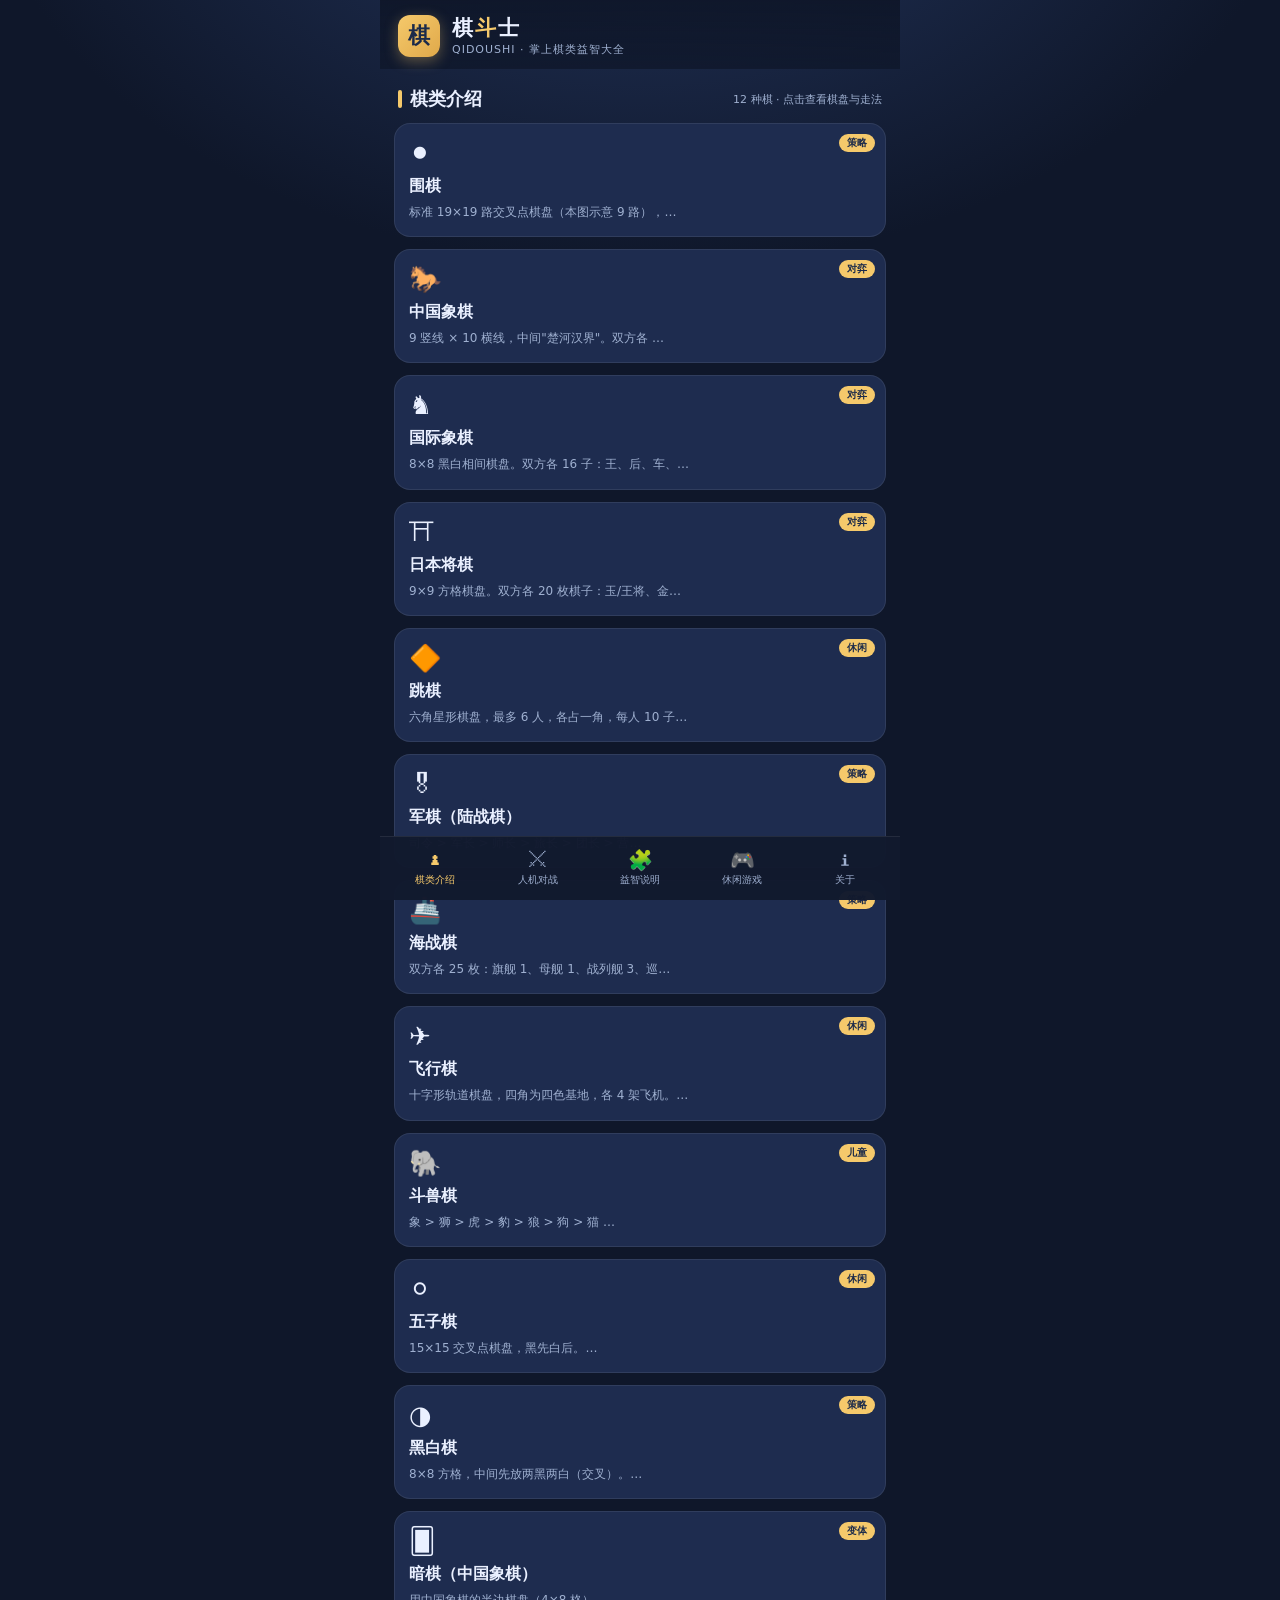
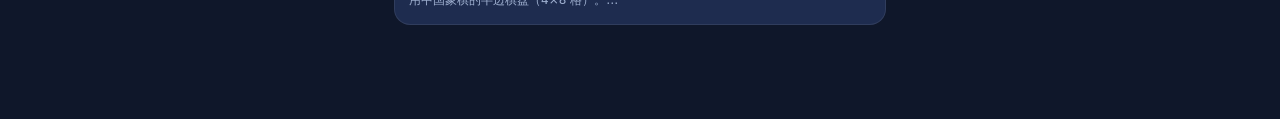
<file: qidoushi/index.html>
<!DOCTYPE html>
<html lang="zh-CN">
<head>
<meta charset="UTF-8">
<meta name="viewport" content="width=device-width, initial-scale=1.0, maximum-scale=1.0, user-scalable=no, viewport-fit=cover">
<meta name="theme-color" content="#1b2a4a">
<meta name="apple-mobile-web-app-capable" content="yes">
<meta name="mobile-web-app-capable" content="yes">
<meta name="apple-mobile-web-app-status-bar-style" content="black-translucent">
<meta name="apple-mobile-web-app-title" content="棋斗士">
<link rel="manifest" href="manifest.json">
<link rel="icon" href="favicon.png" type="image/png">
<link rel="apple-touch-icon" href="apple-touch-icon.png">
<title>棋斗士</title>
<style>
:root{
  --bg:#0f172a;
  --bg2:#1b2a4a;
  --card:#1e2c4f;
  --card2:#27386b;
  --ink:#eaf0ff;
  --sub:#9fb0d0;
  --gold:#f5c96b;
  --gold2:#e0a94a;
  --red:#ef5350;
  --green:#66bb6a;
  --blue:#4f8cff;
  --line:rgba(255,255,255,.08);
  --radius:16px;
  --shadow:0 8px 30px rgba(0,0,0,.35);
}
*{box-sizing:border-box;-webkit-tap-highlight-color:transparent}
html,body{margin:0;padding:0}
body{
  background:radial-gradient(1200px 800px at 50% -10%, #24365f 0%, var(--bg) 55%);
  color:var(--ink);
  font-family:"PingFang SC","Microsoft YaHei","Hiragino Sans GB",system-ui,-apple-system,sans-serif;
  -webkit-font-smoothing:antialiased;
  min-height:100vh;
}
#app{max-width:520px;margin:0 auto;min-height:100vh;position:relative;padding-bottom:74px}
/* header */
header{
  position:sticky;top:0;z-index:20;
  padding:14px 18px 12px;
  display:flex;align-items:center;gap:12px;
  background:linear-gradient(180deg, rgba(15,23,42,.96), rgba(15,23,42,.78));
  backdrop-filter:blur(8px);
}
.logo{
  width:42px;height:42px;border-radius:12px;flex:0 0 auto;
  background:linear-gradient(135deg,#f5c96b,#e0a94a);
  display:flex;align-items:center;justify-content:center;
  font-size:22px;font-weight:800;color:#1b2a4a;
  box-shadow:0 4px 14px rgba(245,201,107,.35);
}
header h1{font-size:21px;margin:0;letter-spacing:2px}
header h1 b{color:var(--gold)}
header .sub{font-size:11px;color:var(--sub);letter-spacing:1px}
/* pages */
.page{display:none;padding:14px 14px 20px;animation:fade .25s ease}
.page.active{display:block}
@keyframes fade{from{opacity:0;transform:translateY(6px)}to{opacity:1;transform:none}}
.page-title{font-size:18px;font-weight:700;margin:4px 4px 12px;display:flex;align-items:center;gap:8px}
.page-title .bar{width:4px;height:18px;background:var(--gold);border-radius:2px}
.page-title .tip{font-size:11px;color:var(--sub);font-weight:400;margin-left:auto}
/* cards */
.grid{display:grid;gap:12px}
.grid.cols2{grid-template-columns:1fr 1fr}
.card{
  background:var(--card);border:1px solid var(--line);border-radius:var(--radius);
  padding:14px;cursor:pointer;position:relative;overflow:hidden;
  transition:transform .12s ease,border-color .12s ease;
}
.card:active{transform:scale(.97)}
.card:hover{border-color:rgba(245,201,107,.5)}
.card .ic{font-size:26px;margin-bottom:8px}
.card h3{margin:0 0 6px;font-size:16px}
.card p{margin:0;font-size:12px;color:var(--sub);line-height:1.6}
.card .tag{position:absolute;top:10px;right:10px;font-size:10px;color:#1b2a4a;background:var(--gold);padding:2px 8px;border-radius:20px;font-weight:700}
.chip{display:inline-block;font-size:11px;color:var(--gold);border:1px solid rgba(245,201,107,.4);padding:2px 8px;border-radius:20px;margin:6px 4px 0 0}
/* section */
.section{margin:16px 0 6px}
.section h2{font-size:15px;margin:0 4px 10px;color:var(--gold);letter-spacing:1px}
/* bottom nav */
nav{
  position:fixed;bottom:0;left:50%;transform:translateX(-50%);
  width:100%;max-width:520px;z-index:30;
  display:flex;background:rgba(18,26,46,.98);border-top:1px solid var(--line);
  padding:6px 4px calc(6px + env(safe-area-inset-bottom));
}
nav .nv{flex:1;display:flex;flex-direction:column;align-items:center;gap:3px;padding:7px 2px;color:var(--sub);font-size:10px;cursor:pointer;border:none;background:none;border-radius:10px}
nav .nv .i{font-size:20px;line-height:1}
nav .nv.on{color:var(--gold)}
nav .nv.on .i{transform:translateY(-2px)}
/* overlay (detail / game) */
#overlay{
  position:fixed;inset:0;z-index:40;display:none;
  background:var(--bg);flex-direction:column;
}
#overlay.show{display:flex}
.ov-head{display:flex;align-items:center;gap:10px;padding:12px 14px;background:var(--bg2);border-bottom:1px solid var(--line)}
.ov-head .back{width:38px;height:38px;border-radius:10px;background:var(--card2);border:none;color:var(--ink);font-size:18px;cursor:pointer;flex:0 0 auto}
.ov-head h2{font-size:17px;margin:0;flex:1}
.ov-body{flex:1;overflow-y:auto;padding:14px;max-width:560px;margin:0 auto;width:100%}
/* rules text */
.rules{padding:6px 2px}
.rules h3{font-size:15px;color:var(--gold);margin:18px 0 8px}
.rules p{font-size:13.5px;line-height:1.85;color:var(--ink);margin:6px 0}
.rules ul{margin:6px 0;padding-left:18px}
.rules li{font-size:13.5px;line-height:1.8;margin:4px 0}
.rules .note{background:var(--card);border-left:3px solid var(--gold);padding:10px 12px;border-radius:8px;font-size:12.5px;color:var(--sub);margin:12px 0}
.board-wrap{display:flex;justify-content:center;margin:14px 0}
.board-wrap svg{width:100%;max-width:360px;height:auto;border-radius:10px;box-shadow:var(--shadow)}
/* buttons */
.btn{display:block;width:100%;padding:13px;border:none;border-radius:12px;font-size:15px;font-weight:700;cursor:pointer;background:linear-gradient(135deg,var(--gold),var(--gold2));color:#1b2a4a;letter-spacing:1px}
.btn:active{transform:scale(.98)}
.btn.ghost{background:var(--card2);color:var(--ink);border:1px solid var(--line)}
.btn.small{width:auto;display:inline-block;padding:8px 16px;font-size:13px}
.btn.red{background:linear-gradient(135deg,#ef5350,#d32f2f);color:#fff}
.btn.green{background:linear-gradient(135deg,#66bb6a,#2e7d32);color:#fff}
.btn:disabled{opacity:.4;cursor:not-allowed}
/* modal */
#modal{position:fixed;inset:0;z-index:50;display:none;background:rgba(0,0,0,.6);align-items:flex-end;justify-content:center}
#modal.show{display:flex}
.mdl{background:var(--bg2);width:100%;max-width:520px;border-radius:20px 20px 0 0;padding:18px 18px 24px;border-top:1px solid var(--line)}
.mdl h3{margin:0 0 14px;font-size:17px;color:var(--gold)}
.mdl .row{margin-bottom:14px}
.mdl .row label{display:block;font-size:13px;color:var(--sub);margin-bottom:8px}
.seg{display:flex;gap:8px}
.seg button{flex:1;padding:10px;border-radius:10px;border:1px solid var(--line);background:var(--card);color:var(--sub);font-size:14px;cursor:pointer}
.seg button.on{background:var(--gold);color:#1b2a4a;border-color:var(--gold);font-weight:700}
/* game panel */
.game-stage{display:flex;flex-direction:column;gap:10px;align-items:center}
.game-bar{width:100%;max-width:420px;display:flex;justify-content:space-between;align-items:center;font-size:13px}
.game-bar .pl{display:flex;align-items:center;gap:6px}
.dot{width:12px;height:12px;border-radius:50%;display:inline-block;border:1px solid rgba(255,255,255,.3)}
canvas.game{background:#111c36;border-radius:12px;box-shadow:var(--shadow);touch-action:manipulation;display:block;max-width:100%}
.game-msg{min-height:20px;font-size:13px;color:var(--gold);text-align:center}
.game-ctl{display:flex;gap:8px;flex-wrap:wrap;justify-content:center}
/* polygon puzzle */
.poly-wrap{display:flex;flex-direction:column;gap:10px;align-items:center;width:100%}
.poly-target-bar{width:100%;max-width:420px;display:flex;justify-content:space-between;align-items:center;padding:0 4px;font-size:14px;color:var(--gold)}
.poly-palette{width:100%;max-width:420px;height:90px;background:#111c36;border-radius:12px;border:1px solid var(--line);display:block;touch-action:manipulation}
.poly-board{width:100%;max-width:420px;height:360px;background:#0b1226;border-radius:12px;border:1px solid var(--line);box-shadow:var(--shadow);display:block;touch-action:none}
.poly-ctl{display:flex;gap:8px;flex-wrap:wrap;justify-content:center}
.poly-piece{stroke:#1b2a4a;stroke-width:1.5;stroke-linejoin:round;filter:drop-shadow(0 2px 3px rgba(0,0,0,.45))}
.poly-piece.sel{stroke:var(--gold);stroke-width:3}
.poly-palette-piece{stroke:#1b2a4a;stroke-width:1.2;stroke-linejoin:round;filter:drop-shadow(0 1px 2px rgba(0,0,0,.4))}
.target-layer{pointer-events:none}
/* formula card */
.fml{background:var(--card);border-radius:12px;padding:12px;margin:10px 0;border:1px solid var(--line)}
.fml .t{font-weight:700;color:var(--gold);margin-bottom:6px}
.fml code{font-family:Consolas,monospace;font-size:13px;color:#8fd3ff;line-height:1.7;display:block;background:#0d1730;padding:10px;border-radius:8px;white-space:pre-wrap}
/* about */
.about{text-align:center;padding:10px 4px}
.about .biglogo{width:88px;height:88px;margin:6px auto 14px;border-radius:24px;background:linear-gradient(135deg,#f5c96b,#e0a94a);display:flex;align-items:center;justify-content:center;font-size:46px;font-weight:800;color:#1b2a4a;box-shadow:0 10px 30px rgba(245,201,107,.35)}
.about h2{font-size:26px;margin:0 0 4px;letter-spacing:4px}
.about .kv{background:var(--card);border-radius:12px;padding:12px;margin:10px 0;text-align:left;border:1px solid var(--line)}
.about .kv .k{color:var(--sub);font-size:12px;margin-bottom:4px}
.about .kv .v{font-size:15px;font-weight:600}
.about .desc{font-size:13px;color:var(--sub);line-height:1.9;text-align:left;background:var(--card);border-radius:12px;padding:14px;border:1px solid var(--line)}
.about .desc b{color:var(--gold)}
.qr{width:200px;height:200px;margin:12px auto;display:block;border-radius:12px;border:1px solid var(--line);background:#fff;object-fit:cover}
.qr-caption{font-size:11px;color:var(--sub);text-align:center;margin-top:6px}
.scroll-tip{font-size:11px;color:var(--sub);text-align:center;margin-top:6px}
</style>
</head>
<body>
<div id="app">
  <header>
    <div class="logo">棋</div>
    <div>
      <h1>棋<b>斗</b>士</h1>
      <div class="sub">QIDOUSHI · 掌上棋类益智大全</div>
    </div>
  </header>

  <!-- 页面1：棋类介绍 -->
  <section class="page active" id="page-1">
    <div class="page-title"><span class="bar"></span>棋类介绍<span class="tip">12 种棋 · 点击查看棋盘与走法</span></div>
    <div class="grid" id="chess-grid"></div>
  </section>

  <!-- 页面2：人机对战 -->
  <section class="page" id="page-2">
    <div class="page-title"><span class="bar"></span>人机对战<span class="tip">6 款 · 可切换 我方 / AI / 双人</span></div>
    <div class="section"><h2>单人对战 AI 游戏</h2></div>
    <div class="grid cols2" id="game-grid"></div>
    <div class="rules note" style="margin:14px 4px 0">
      进入游戏前可设定 <b>对弈方</b>（AI 电脑 / 双人）与 <b>谁先走</b>。人机模式下由你执一方、电脑执另一方；双人模式适合两位玩家轮流落子。
    </div>
  </section>

  <!-- 页面3：益智说明 -->
  <section class="page" id="page-3">
    <div class="page-title"><span class="bar"></span>益智说明<span class="tip">8 项 · 玩法与走法介绍</span></div>
    <div class="grid" id="puzzle-grid"></div>
  </section>

  <!-- 页面4：休闲游戏 -->
  <section class="page" id="page-4">
    <div class="page-title"><span class="bar"></span>休闲游戏<span class="tip">5 款可玩</span></div>
    <div class="grid" id="play-grid"></div>
  </section>

  <!-- 页面5：关于 -->
  <section class="page" id="page-5">
    <div class="about" id="about-box"></div>
  </section>

  <nav>
    <button class="nv on" data-p="1"><span class="i">♟</span>棋类介绍</button>
    <button class="nv" data-p="2"><span class="i">⚔</span>人机对战</button>
    <button class="nv" data-p="3"><span class="i">🧩</span>益智说明</button>
    <button class="nv" data-p="4"><span class="i">🎮</span>休闲游戏</button>
    <button class="nv" data-p="5"><span class="i">ℹ</span>关于</button>
  </nav>
</div>

<!-- 详情/游戏浮层 -->
<div id="overlay">
  <div class="ov-head">
    <button class="back" id="ov-back">‹</button>
    <h2 id="ov-title"></h2>
  </div>
  <div class="ov-body" id="ov-body"></div>
</div>

<!-- 配置弹窗 -->
<div id="modal">
  <div class="mdl" id="modal-body"></div>
</div>

<script src="content.js"></script>
<script src="games.js"></script>
<script src="puzzles.js"></script>
<script src="qr.js"></script>
<script src="app.js"></script>
<script>
// PWA：注册 Service Worker（仅 HTTPS / localhost 下生效，file:// 自动跳过）
if ('serviceWorker' in navigator) {
  window.addEventListener('load', function () {
    navigator.serviceWorker.register('./sw.js').catch(function (e) {
      console.warn('SW register failed:', e);
    });
  });
}
</script>
</body>
</html>
</file>
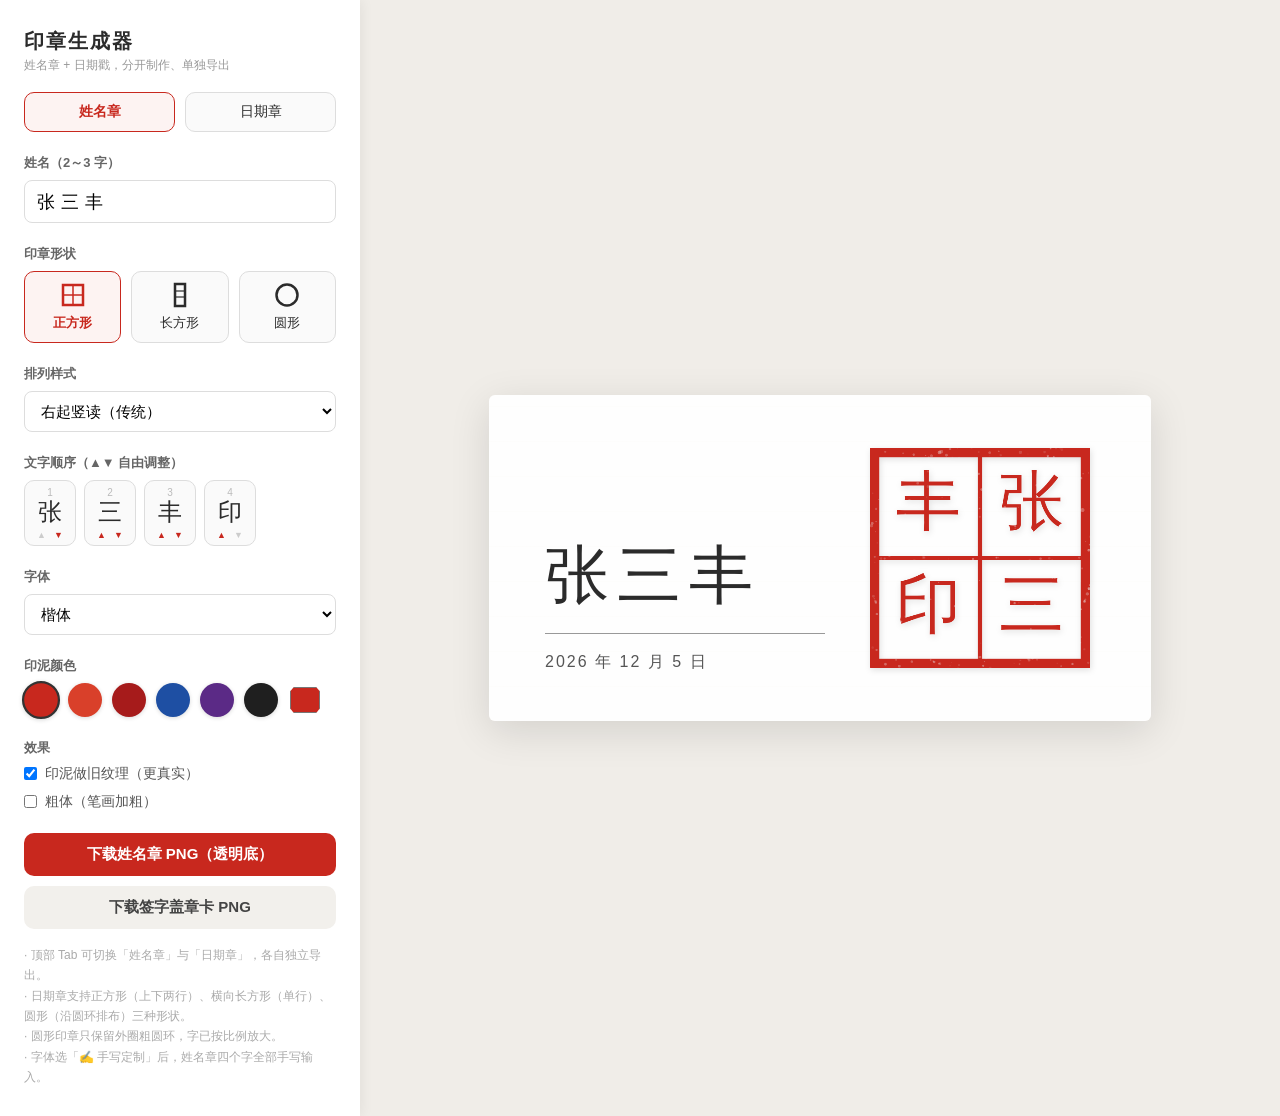
<file: signet/index.html>
<!DOCTYPE html>
<html lang="zh-CN" data-page-node-id="dGe1wxER4LC8esiK00Wybc">
<head data-page-node-id="ca9CxAU5yR3siiGbkWItcb">
<meta charset="UTF-8" data-page-node-id="apOz9fP0mjIvhqESM0NvpN">
<meta name="viewport" content="width=device-width, initial-scale=1.0" data-page-node-id="721hFn9oaiRl4ASIv1KsHq">
<title>签字盖章生成器</title>
<style>
  * { margin:0; padding:0; box-sizing:border-box; }
  body {
    font-family: "Microsoft YaHei", "PingFang SC", sans-serif;
    background:#f0ede8;
    min-height:100vh;
    display:flex;
    color:#2b2b2b;
  }
  /* ---------- 左侧控制面板 ---------- */
  .panel {
    width:360px; flex:none;
    background:#fff;
    padding:28px 24px;
    box-shadow:2px 0 12px rgba(0,0,0,.06);
    overflow-y:auto;
  }
  .panel h1 { font-size:20px; margin-bottom:2px; letter-spacing:2px; }
  .panel .sub { font-size:12px; color:#999; margin-bottom:18px; }
  .tabs { display:flex; gap:10px; margin-bottom:22px; }
  .tab {
    flex:1; text-align:center; padding:10px 4px;
    border:1.5px solid #ddd; border-radius:10px;
    background:#fafafa; cursor:pointer; font-size:14px;
    transition:.15s; user-select:none;
  }
  .tab:hover { border-color:#c8281e55; }
  .tab.active { border-color:#c8281e; background:#fdf3f2; color:#c8281e; font-weight:bold; }
  .group { margin-bottom:22px; }
  .group label.t { display:block; font-size:13px; color:#666; margin-bottom:8px; font-weight:bold; }
  input[type=text], input[type=date] {
    width:100%; padding:10px 12px; font-size:16px;
    border:1px solid #ddd; border-radius:8px; outline:none;
  }
  input[type=text]:focus, input[type=date]:focus { border-color:#c8281e; }
  #nameInput { font-size:18px; letter-spacing:6px; font-family:"KaiTi","STKaiti",serif; }
  .shapes { display:flex; gap:10px; }
  .shape-btn {
    flex:1; padding:10px 4px; border:1.5px solid #ddd; border-radius:10px;
    background:#fafafa; cursor:pointer; text-align:center; font-size:13px;
    transition:.15s; user-select:none;
  }
  .shape-btn:hover { border-color:#c8281e55; }
  .shape-btn.active { border-color:#c8281e; background:#fdf3f2; color:#c8281e; font-weight:bold; }
  .shape-btn .icon { display:block; margin:0 auto 6px; }
  select { width:100%; padding:10px 12px; font-size:15px; border:1px solid #ddd; border-radius:8px; outline:none; background:#fff; }
  .chips { display:flex; gap:8px; flex-wrap:wrap; }
  .chip {
    display:flex; flex-direction:column; align-items:center;
    border:1.5px solid #ddd; border-radius:10px; padding:6px 8px 4px;
    background:#fafafa; min-width:52px;
  }
  .chip .ch { font-size:24px; font-family:"KaiTi","STKaiti",serif; line-height:1.2; }
  .chip .btns { display:flex; gap:2px; margin-top:2px; }
  .chip button { border:none; background:none; cursor:pointer; font-size:9px; color:#c8281e; padding:1px 3px; }
  .chip button:disabled { color:#ccc; cursor:default; }
  .chip .idx { font-size:10px; color:#bbb; }
  .swatches { display:flex; gap:10px; align-items:center; flex-wrap:wrap; }
  .swatch { width:34px; height:34px; border-radius:50%; cursor:pointer; border:2px solid transparent; box-shadow:0 1px 4px rgba(0,0,0,.15); }
  .swatch.active { border-color:#333; transform:scale(1.12); }
  input[type=color] { width:34px; height:34px; border:none; border-radius:50%; cursor:pointer; background:none; padding:0; }
  .opts label { display:flex; align-items:center; gap:8px; font-size:14px; color:#555; margin-bottom:10px; cursor:pointer; }
  .btn { display:block; width:100%; padding:12px; margin-bottom:10px; border:none; border-radius:10px; font-size:15px; cursor:pointer; font-weight:bold; transition:.15s; }
  .btn-main { background:#c8281e; color:#fff; }
  .btn-main:hover { background:#a61b1b; }
  .btn-ghost { background:#f2f0ec; color:#444; }
  .btn-ghost:hover { background:#e5e2dc; }
  .tip { font-size:12px; color:#aaa; line-height:1.7; margin-top:16px; }
  /* 日期/姓名模式显隐 */
  #dateControls, #dateDownload { display:none; }
  body.date-mode #nameControls, body.date-mode #nameDownloads, body.date-mode .sig-area { display:none; }
  body.date-mode #dateControls, body.date-mode #dateDownload { display:block; }
  body.date-mode #layoutGroup { display:none; }
  /* ---------- 手写定制面板 ---------- */
  #padGroup { display:none; background:#fdfcfb; border:1px solid #eee; border-radius:12px; padding:14px; }
  body.date-mode #padGroup { display:none !important; }
  .pads { display:grid; grid-template-columns:1fr 1fr; gap:12px; }
  .pad-item { text-align:center; }
  .pad-item canvas {
    width:100%; height:auto; background:#fff;
    border:1.5px dashed #d5d0c8; border-radius:8px;
    touch-action:none; cursor:crosshair; filter:none; box-shadow:none;
  }
  .pad-item .lbl { font-size:12px; color:#999; margin-top:5px; display:flex; justify-content:center; gap:6px; align-items:center; }
  .pad-item .lbl .c { font-family:"KaiTi","STKaiti",serif; color:#c8281e; font-size:15px; }
  .pad-item .lbl button { border:none; background:#f2f0ec; color:#666; border-radius:5px; font-size:11px; padding:2px 7px; cursor:pointer; }
  .pad-head { display:flex; justify-content:space-between; align-items:center; margin-bottom:10px; }
  .pad-head label { margin:0 !important; }
  .pad-head button { border:none; background:#f2f0ec; color:#666; border-radius:6px; font-size:12px; padding:4px 10px; cursor:pointer; }
  .pad-note { font-size:11px; color:#bbb; margin-top:10px; line-height:1.6; }
  /* ---------- 右侧预览 ---------- */
  .stage { flex:1; display:flex; align-items:center; justify-content:center; padding:40px; }
  .paper {
    background:
      linear-gradient(rgba(255,255,255,.92), rgba(255,255,255,.92)),
      repeating-linear-gradient(0deg, transparent, transparent 34px, #e8e4dc 34px, #e8e4dc 35px);
    border-radius:6px;
    box-shadow:0 10px 40px rgba(0,0,0,.12);
    padding:48px 56px;
    display:flex; align-items:flex-end; justify-content:space-between;
    gap:40px; min-width:620px; max-width:90vw;
  }
  .paper.date-only { align-items:center; justify-content:center; }
  .sig-area { display:flex; flex-direction:column; gap:18px; }
  .sig-name { font-size:64px; letter-spacing:8px; line-height:1.2; }
  .sig-date { font-size:16px; color:#555; letter-spacing:2px; }
  .sig-line { width:280px; border-bottom:1.5px solid #999; }
  .seal-wrap { flex:none; display:flex; align-items:flex-end; }
  #sealCanvas { display:block; filter:drop-shadow(1px 2px 3px rgba(0,0,0,.12)); }
</style>
<link rel="manifest" href="manifest.json">
<meta name="apple-mobile-web-app-capable" content="yes">
<meta name="mobile-web-app-capable" content="yes">
<meta name="apple-mobile-web-app-status-bar-style" content="black-translucent">
<meta name="apple-mobile-web-app-title" content="签字签章">
<link rel="apple-touch-icon" href="apple-touch-icon.png">
<link rel="icon" href="favicon.png">
<meta name="theme-color" content="#2980b9">
</head>
<body data-page-node-id="xOCdmFU9us4IYtA6jXTgBg">

<aside class="panel" data-page-node-id="cFMbyuoqOFPs7U3s6WR2GH">
  <h1 data-page-node-id="xIpTWUQP92XAM6SYaMBX70">印章生成器</h1>
  <div class="sub" data-page-node-id="crlbwWHf9ZXGeiFjedqlXd">姓名章 + 日期戳，分开制作、单独导出</div>

  <div class="tabs" data-page-node-id="5gGLlbRor5qL44mrRMSDRh">
    <div class="tab active" data-mode="name" data-page-node-id="MwmuwgD7blpNCQPMNuJVHI">姓名章</div>
    <div class="tab" data-mode="date" data-page-node-id="KhMTS6HXDXJZZ8YM3PRCVx">日期章</div>
  </div>

  <!-- 姓名章控制 -->
  <div id="nameControls" data-page-node-id="mnAkGxN4Io3iahAK2EtcEo">
    <div class="group" data-page-node-id="AgHYVD4vwvCAbZuEkdDu5S">
      <label class="t" data-page-node-id="By8XsEeFXKEnZNBgIYv9Ak">姓名（2～3 字）</label>
      <input type="text" id="nameInput" value="张三丰" maxlength="4" placeholder="请输入姓名" data-page-node-id="jEezQnA8FNwtvZyrljQTpZ">
    </div>

    <div class="group" data-page-node-id="AqbJTkXGJpwUs3amPf6fCb">
      <label class="t" data-page-node-id="DrYvg11UqEFHkp7n9kk73l">印章形状</label>
      <div class="shapes" id="shapeBtns" data-page-node-id="uAGh5RslEmB8isJfWFKIPT">
        <div class="shape-btn active" data-shape="square" data-page-node-id="7SlZwPXSbhSyipRcjOt8wp">
          <svg class="icon" width="26" height="26" data-page-node-id="Zu7SdHQLq7KMyqJcPyEWir"><rect x="3" y="3" width="20" height="20" fill="none" stroke="currentColor" stroke-width="2.5" data-page-node-id="3B7yIao0HCmfSOMIKgLYJA"/><line x1="13" y1="3" x2="13" y2="23" stroke="currentColor" stroke-width="1.5" data-page-node-id="WTZc5G5FhdGBiIeMFISqIA"/><line x1="3" y1="13" x2="23" y2="13" stroke="currentColor" stroke-width="1.5" data-page-node-id="aBNToHCwpo2DQomMsDJmhY"/></svg>
          正方形
        </div>
        <div class="shape-btn" data-shape="rect" data-page-node-id="zhYZ2w4BGyYxWDRbF1bH0K">
          <svg class="icon" width="26" height="26" data-page-node-id="zP97t6HezfIlmAAynUm3X4"><rect x="8" y="2" width="10" height="22" fill="none" stroke="currentColor" stroke-width="2.5" data-page-node-id="9Y2lzsCkbwiR35Kn7EvCCo"/><line x1="8" y1="9" x2="18" y2="9" stroke="currentColor" stroke-width="1.2" data-page-node-id="DPMrzfxuRKTgjEYoSEbmyS"/><line x1="8" y1="15" x2="18" y2="15" stroke="currentColor" stroke-width="1.2" data-page-node-id="ANEa414dRAGAYRxuu9D3Zg"/></svg>
          长方形
        </div>
        <div class="shape-btn" data-shape="circle" data-page-node-id="EzoyFbFmWH4H85puifE53l">
          <svg class="icon" width="26" height="26" data-page-node-id="mxZ7bNxwzGrUcIGLV2IuTa"><circle cx="13" cy="13" r="10.5" fill="none" stroke="currentColor" stroke-width="2.5" data-page-node-id="cdotiU11fIdPw48Pmdky8n"/></svg>
          圆形
        </div>
      </div>
    </div>

    <div class="group" id="layoutGroup" data-page-node-id="Ai5Z1WErLkamVeBN0lkNXx">
      <label class="t" data-page-node-id="4AckG8fDVIRoqqcQgDPJwZ">排列样式</label>
      <select id="layoutSelect" data-page-node-id="gy04z5hXWS5rvabnQOrO14"></select>
    </div>

    <div class="group" data-page-node-id="0bjN85nH7ws6rizDmRZeYf">
      <label class="t" data-page-node-id="YCaekCuLWBwyhAkJzj8DyZ">文字顺序（▲▼ 自由调整）</label>
      <div class="chips" id="orderChips" data-page-node-id="nWcBjduy11t2iENP2TshHG"></div>
    </div>
  </div>

  <!-- 日期章控制 -->
  <div id="dateControls" data-page-node-id="Gpqi5aes3mnQ3uPjTx7mIm">
    <div class="group" data-page-node-id="9Phu4dHLst7hM8gvEXsAaD">
      <label class="t" data-page-node-id="V65VsNoDYJIFnBW8jfC4bw">日期</label>
      <input type="date" id="dateInput" data-page-node-id="MyUaINmkaPdirR5fScUAWo">
    </div>
    <div class="group" data-page-node-id="ybqdD7t7EE1GdusvFgEFmR">
      <label class="t" data-page-node-id="22e6BDkmS0kpXamniCIHCQ">日期格式</label>
      <div class="opts" data-page-node-id="Y3rGnKUhN5aEzUhIaoLLFX">
        <label data-page-node-id="7e6pLXDxuySLFrbLH2NKLG"><input type="radio" name="dateFmt" value="ch" checked data-page-node-id="N6jmelsHq2fgKLExOwvxFQ"> 2026年9月16日</label>
        <label data-page-node-id="iszWazeDABxgVIakBciKV5"><input type="radio" name="dateFmt" value="dot" data-page-node-id="6HNO8xzt8iAmmNMIiYsFrh"> 2026.9.16</label>
      </div>
    </div>
    <div class="group" data-page-node-id="gRDeix49C5pw1Fs3Fv1QLr">
      <label class="t" data-page-node-id="YxLqjm2Xj5HvHZFcQFv3ds">日期章形状</label>
      <div class="shapes" id="dateShapeBtns" data-page-node-id="x112TPl0tmLmRUoeti5BuW">
        <div class="shape-btn active" data-shape="square" data-page-node-id="CiCgLfVl4IVSHDlojpARhV">
          <svg class="icon" width="26" height="26" data-page-node-id="6HqNgbBxlOUwWosU3bUPKY"><rect x="3" y="3" width="20" height="20" fill="none" stroke="currentColor" stroke-width="2.5" data-page-node-id="xsHFKlVrmJNZ6XOCTmQkD0"/><line x1="3" y1="13" x2="23" y2="13" stroke="currentColor" stroke-width="1.2" data-page-node-id="8h0gbdEHY30aF1WVJpe2mn"/></svg>
          正方形
        </div>
        <div class="shape-btn" data-shape="rect" data-page-node-id="5L7gbqOcYGSdkqNOQpkY1o">
          <svg class="icon" width="26" height="26" data-page-node-id="I2ruSRaiC66puH39fzDWqd"><rect x="2" y="8" width="22" height="10" fill="none" stroke="currentColor" stroke-width="2.5" data-page-node-id="vq411rfGIu2DwTBkBmLcJn"/></svg>
          长方形
        </div>
        <div class="shape-btn" data-shape="circle" data-page-node-id="c0E6hC63cU5bQjiwqwRQTk">
          <svg class="icon" width="26" height="26" data-page-node-id="6m4cYhCmDOuNrmWipVbATg"><circle cx="13" cy="13" r="10.5" fill="none" stroke="currentColor" stroke-width="2.5" data-page-node-id="4qr33OVkOKQr33N1Y69AjL"/></svg>
          圆形
        </div>
      </div>
    </div>
  </div>

  <!-- 字体（日期章也会用） -->
  <div class="group" data-page-node-id="SDKKmQ6QmMMOOtpD9WtDQw">
    <label class="t" data-page-node-id="pvJmuUYvqs7O1C1Ej9hoc2">字体</label>
    <select id="fontSelect" data-page-node-id="AxIo6bc0B5Xeb412YSUplI">
      <option value="kai" data-page-node-id="o79yfyLG92xR9UcR6qeKgh">楷体</option>
      <option value="xk" data-page-node-id="vDuoZw0lCTx3dFEMmLLhTr">华文行楷</option>
      <option value="cao" data-page-node-id="ZucSH9vCWwqqZM70qFKgxm">草书（行草）</option>
      <option value="li" data-page-node-id="IcYeeLJJv5umbgJHFkOBlG">隶书</option>
      <option value="xzhuan" data-page-node-id="B9nfWe6ALDTASIFCCIjwRC">小篆</option>
      <option value="dzhuan" data-page-node-id="AVsDYKKxdeCSbWLWW2bFzu">大篆</option>
      <option value="fs" data-page-node-id="CDVLiHcOUkApU8z8krujIz">仿宋</option>
      <option value="song" data-page-node-id="HcH2qj0nt7u5Chrgwwb0WG">宋体</option>
      <option value="yahei" data-page-node-id="SzD1Pto1GSV2KOG9pBQCt1">微软雅黑</option>
      <option value="hei" data-page-node-id="n968HaIcwtFcrhspshgHwH">黑体</option>
      <option value="hand" data-page-node-id="FwTwE5fHjeom6cpfUt3h8I">✍ 手写定制（自己写四个字）</option>
    </select>
  </div>

  <div class="group" id="padGroup" data-page-node-id="9w89jLuVCPCfIF3WP1fINf">
    <div class="pad-head" data-page-node-id="j7IbgPfIgZAPtXkUGpOpxh">
      <label class="t" data-page-node-id="nDSdyCBoADWLXnfwkxqDk3">手写四个字（定制款）</label>
      <button id="clearAllPads" data-page-node-id="YYi00V1u0Wja8rhOOsZFwt">全部清空</button>
    </div>
    <div class="pads" id="padBox" data-page-node-id="29OERSH3ys0TxjUnspNXeR"></div>
    <div class="pad-note" data-page-node-id="zbNvT8KbBrPtB0v7lmh4qJ">用鼠标 / 手指在格子里直接写，字会按上面的顺序落到印面里；空格子会自动用当前字体显示。</div>
  </div>

  <div class="group" data-page-node-id="PfN1EZkVU6sXonCprhrBgP">
    <label class="t" data-page-node-id="Eqd0voKMR6RHs4maRDofGK">印泥颜色</label>
    <div class="swatches" id="swatches" data-page-node-id="HVjiRlMhWBgVy68xiu7T90">
      <div class="swatch active" data-color="#C8281E" style="background:#C8281E" title="印泥红" data-page-node-id="gPxTJjphAecBl0RQs5O96f"></div>
      <div class="swatch" data-color="#D9402A" style="background:#D9402A" title="朱砂" data-page-node-id="NpceZdsYdHbVGgwy6jYwh2"></div>
      <div class="swatch" data-color="#A61B1B" style="background:#A61B1B" title="深红" data-page-node-id="cPS7RjQopxgi27U10FU2gX"></div>
      <div class="swatch" data-color="#1E4FA3" style="background:#1E4FA3" title="宝蓝" data-page-node-id="IiOB88czBYMqetEVg2LT6F"></div>
      <div class="swatch" data-color="#5B2A86" style="background:#5B2A86" title="青紫" data-page-node-id="AvZI5Gwm24OfHYGEXaUPGc"></div>
      <div class="swatch" data-color="#1F1F1F" style="background:#1F1F1F" title="玄黑" data-page-node-id="XaaWQNZkc9QYEtx6frrDcK"></div>
      <input type="color" id="customColor" value="#C8281E" title="自定义颜色" data-page-node-id="CaryZxEwiHSyfx14dwPs8y">
    </div>
  </div>

  <div class="group opts" data-page-node-id="GIVH6dk2IpGStCJSRApuw2">
    <label class="t" data-page-node-id="hTIw6T63UowjFdxViogO81">效果</label>
    <label data-page-node-id="rJL2YtpBkfMOlNz0dfDlaV"><input type="checkbox" id="textureChk" checked data-page-node-id="I5n81e5UuQ5yxcvYEuuCcS"> 印泥做旧纹理（更真实）</label>
    <label data-page-node-id="AAvbmKx651a3zLMxBAyMAh"><input type="checkbox" id="boldChk" data-page-node-id="A71rF82QFpvPmXOJMHwecs"> 粗体（笔画加粗）</label>
  </div>

  <div id="nameDownloads" data-page-node-id="FqIFWC1GZI1fgcR4QzavH4">
    <button class="btn btn-main" id="dlSeal" data-page-node-id="kMJiZsGMte86FKz4Kc1Wfi">下载姓名章 PNG（透明底）</button>
    <button class="btn btn-ghost" id="dlCard" data-page-node-id="ZyvTUKBTdkHwRXFDvknRj7">下载签字盖章卡 PNG</button>
  </div>
  <div id="dateDownload" data-page-node-id="kiYNE3XgcQdzMAOmmQuQ9H">
    <button class="btn btn-main" id="dlDateSeal" data-page-node-id="5HZeGpHBOBfiIcNs6ClW5C">下载日期章 PNG（透明底）</button>
  </div>

  <div class="tip" id="tipBox" data-page-node-id="CyjswbYV94gP9DeMBFeOCm">
    · 顶部 Tab 可切换「姓名章」与「日期章」，各自独立导出。<br data-page-node-id="aFffCsGg79wU2qkmfRnnSL">
    · 日期章支持正方形（上下两行）、横向长方形（单行）、圆形（沿圆环排布）三种形状。<br data-page-node-id="42g7a30hdH2aXraJF4eyWk">
    · 圆形印章只保留外圈粗圆环，字已按比例放大。<br data-page-node-id="Pex6Ay67DmHZf1jkVW0bKR">
    · 字体选「✍ 手写定制」后，姓名章四个字全部手写输入。
  </div>
</aside>

<main class="stage" data-page-node-id="m7NYw0M2iaeXDV4ha4SMRX">
  <div class="paper" id="paperBox" data-page-node-id="VXzHO8G8ox3wRGXjG0mpK5">
    <div class="sig-area" data-page-node-id="urRT1Gmj11W4R16uwElHWG">
      <div class="sig-name" id="sigName" data-page-node-id="G9Xb72SwQiKoc7vWMSAX2b">张三丰</div>
      <div class="sig-line" data-page-node-id="u4u5q6c9VqjFZEGZ1rBTxh"></div>
      <div class="sig-date" id="sigDate" data-page-node-id="mtBGbm9pzPLc3qOjtc5LyR"></div>
    </div>
    <div class="seal-wrap" data-page-node-id="TKPCVCJMi9cqU1hZzLT3YM"><canvas id="sealCanvas" data-page-node-id="bXCDMj5fm4SwyO7AnE58wT"></canvas></div>
  </div>
</main>

<script>
(function(){
  "use strict";

  var FONTS = {
    kai:    '"KaiTi","STKaiti","楷体","Kaiti SC",serif',
    xk:     '"STXingkai","华文行楷","Xingkai SC","KaiTi",cursive',
    cao:    '"STXingcao","华文行草","行草","STXingkai","Cursive","KaiTi",cursive',
    li:     '"LiSu","隶书","LiSu SC","KaiTi",serif',
    xzhuan: '"方正小篆体","FZXiaoZhuanTi-S05S","汉仪篆书繁","HYShangWeiShouJ","ZhuanTi","篆体","STXinwei","KaiTi",serif',
    dzhuan: '"金文大篆体","JinWenDaZhuanTi","汉仪金文篆","HYJinWenKaiJ","ZhuanTi","篆体","STXinwei","KaiTi",serif',
    fs:     '"FangSong","仿宋","FangSong SC","KaiTi",serif',
    song:   '"SimSun","宋体","Songti SC",serif',
    yahei:  '"Microsoft YaHei","微软雅黑","PingFang SC",sans-serif',
    hei:    '"SimHei","黑体","Heiti SC",sans-serif'
  };

  var NAME_LAYOUTS = {
    square: [["lay_sq_trad","右起竖读（传统）"],["lay_sq_h","横读（左→右，上→下）"]],
    rect:   [["lay_rect_v","竖排（上→下）"],["lay_rect_h","横排（左→右）"]],
    circle: [["lay_circle_arc","弧形排布 · 印在下"],["lay_circle_cross","十字四点 · 印在下"],["lay_circle_center","中印式 · 印居中"]]
  };

  var PAD = 130;

  var state = {
    mode: "name",
    name: "张三丰",
    order: ["张","三","丰","印"],
    nameShape: "square",
    nameLayout: "lay_sq_trad",
    font: FONTS.kai,
    hand: false,
    strokes: [[],[],[],[]],
    date: new Date(),
    dateFormat: "ch",
    dateShape: "square",
    color: "#C8281E",
    texture: true,
    bold: false
  };

  function F(size){ return (state.bold ? "bold " : "") + size + "px " + state.font; }

  function curShape(){ return state.mode === "name" ? state.nameShape : state.dateShape; }

  /* ---------- 工具：日期字符串 ---------- */
  function dateParts(d, fmt){
    var y = d.getFullYear(), m = d.getMonth() + 1, day = d.getDate();
    if (fmt === "ch") return [y + "年", m + "月" + day + "日"];
    var s = y + "." + m + "." + day;
    var half = Math.ceil(s.length / 2);
    return [s.slice(0, half), s.slice(half)];
  }
  function dateText(d, fmt){
    var y = d.getFullYear(), m = d.getMonth() + 1, day = d.getDate();
    return fmt === "ch" ? y + "年" + m + "月" + day + "日" : y + "." + m + "." + day;
  }

  /* ---------- 姓名：重建顺序 ---------- */
  function rebuildOrder(){
    var n = (state.name || "").replace(/\s/g, "");
    if (!n) n = "无名";
    var chars = n.split("");
    if (chars.length > 3) chars = chars.slice(0, 3);
    if (chars[chars.length - 1] !== "印") chars.push("印");
    state.order = chars;
  }

  /* ---------- 单字绘制（手写 / 字体） ---------- */
  function drawGlyph(ctx, i, x, y, box){
    var st = state.strokes[i];
    if (state.hand && st && st.length){
      ctx.save();
      ctx.translate(x - box/2, y - box/2);
      ctx.scale(box, box);
      ctx.strokeStyle = state.color; ctx.fillStyle = state.color;
      ctx.lineWidth = state.bold ? 0.104 : 0.078;
      ctx.lineCap = "round"; ctx.lineJoin = "round";
      for (var s=0; s<st.length; s++){
        var one = st[s];
        if (one.length === 1){
          ctx.beginPath(); ctx.arc(one[0].x, one[0].y, ctx.lineWidth*0.5, 0, Math.PI*2); ctx.fill();
          continue;
        }
        ctx.beginPath(); ctx.moveTo(one[0].x, one[0].y);
        for (var k=1; k<one.length; k++) ctx.lineTo(one[k].x, one[k].y);
        ctx.stroke();
      }
      ctx.restore();
      return;
    }
    ctx.fillText(state.order[i], x, y);
  }

  /* ---------- 姓名章：正方形 ---------- */
  function drawNameSquare(ctx, cx, cy, S){
    var border = S*0.042, half=S/2, x0=cx-half, y0=cy-half;
    ctx.strokeStyle=state.color; ctx.fillStyle=state.color; ctx.lineJoin="miter";
    ctx.lineWidth=border;
    ctx.strokeRect(x0+border/2, y0+border/2, S-border, S-border);
    ctx.lineWidth=border*0.5;
    ctx.beginPath();
    ctx.moveTo(cx, y0+border*0.9); ctx.lineTo(cx, y0+S-border*0.9);
    ctx.moveTo(x0+border*0.9, cy); ctx.lineTo(x0+S-border*0.9, cy);
    ctx.stroke();
    var cs=S*0.295; ctx.font=F(cs); ctx.textAlign="center"; ctx.textBaseline="middle";
    var pos = state.nameLayout==="lay_sq_h"
      ? [[0.265,0.265],[0.735,0.265],[0.265,0.735],[0.735,0.735]]
      : [[0.735,0.265],[0.735,0.735],[0.265,0.265],[0.265,0.735]];
    for (var i=0; i<state.order.length && i<4; i++){
      drawGlyph(ctx, i, x0+S*pos[i][0], y0+S*pos[i][1], cs*1.02);
    }
  }

  /* ---------- 姓名章：长方形 ---------- */
  function nameRectMetrics(S){
    var n=state.order.length, border=S*0.05;
    if (state.nameLayout==="lay_rect_h"){
      var cs=S*0.26;
      return {n:n, cs:cs, w:cs*1.24*n+border*2+S*0.05, h:cs+border*2+S*0.05, h:true, border:border};
    }
    var cs=S*0.44*0.58;
    return {n:n, cs:cs, w:S*0.44, h:cs*1.24*n+border*2+S*0.05, h:false, border:border};
  }
  function drawNameRect(ctx, cx, cy, S){
    var m=nameRectMetrics(S), n=m.n, cs=m.cs, W=m.w, H=m.h, border=m.border;
    var x0=cx-W/2, y0=cy-H/2;
    ctx.strokeStyle=state.color; ctx.fillStyle=state.color; ctx.lineWidth=border;
    ctx.strokeRect(x0+border/2, y0+border/2, W-border, H-border);
    ctx.font=F(cs); ctx.textAlign="center"; ctx.textBaseline="middle";
    var i;
    if (m.h){
      var innerL=x0+border, innerW=W-2*border;
      for (i=0;i<n;i++) drawGlyph(ctx, i, innerL+innerW*(i+0.5)/n, cy, cs*1.02);
      if (n>1){ ctx.lineWidth=border*0.45; ctx.beginPath(); for (var j=1;j<n;j++){ var xx=innerL+innerW*j/n; ctx.moveTo(xx,y0+border*0.8); ctx.lineTo(xx,y0+H-border*0.8); } ctx.stroke(); }
    } else {
      var innerTop=y0+border, innerH=H-2*border;
      for (i=0;i<n;i++) drawGlyph(ctx, i, cx, innerTop+innerH*(i+0.5)/n, cs*1.02);
      if (n>1){ ctx.lineWidth=border*0.45; ctx.beginPath(); for (var j=1;j<n;j++){ var yy=innerTop+innerH*j/n; ctx.moveTo(x0+border*0.8,yy); ctx.lineTo(x0+W-border*0.8,yy); } ctx.stroke(); }
    }
  }

  /* ---------- 姓名章：圆形 ---------- */
  function drawNameCircle(ctx, cx, cy, S){
    var R=S/2, border=S*0.038;
    ctx.strokeStyle=state.color; ctx.fillStyle=state.color;
    ctx.lineWidth=border;
    ctx.beginPath(); ctx.arc(cx,cy,R-border/2,0,Math.PI*2); ctx.stroke();
    var n=state.order.length;
    ctx.textAlign="center"; ctx.textBaseline="middle";
    if (state.nameLayout==="lay_circle_arc"){
      var arcR=R*0.48, m=n-1; if (m<1) m=1;
      var step=Math.min(1.05,2.5/m), fsName=S*0.235, fsSeal=S*0.215;
      ctx.font=F(fsName);
      for (var i=0;i<m;i++){
        var th=((m-1)/2-i)*step;
        ctx.save(); ctx.translate(cx,cy); ctx.rotate(th); ctx.translate(0,-arcR); drawGlyph(ctx,i,0,0,fsName*1.04); ctx.restore();
      }
      ctx.font=F(fsSeal); drawGlyph(ctx,n-1,cx,cy+R*0.44,fsSeal*1.04);
    } else if (state.nameLayout==="lay_circle_cross"){
      var fs=S*0.235, slots=[[-R*0.46,0],[0,-R*0.46],[R*0.46,0]], m2=n-1;
      ctx.font=F(fs);
      for (var k=0;k<m2;k++) drawGlyph(ctx,k,cx+slots[k][0],cy+slots[k][1],fs*1.04);
      var fs2=S*0.26; ctx.font=F(fs2); drawGlyph(ctx,n-1,cx,cy+R*0.47,fs2*1.04);
    } else {
      var fsC=S*0.225, slots=[[0,-R*0.54],[-R*0.44,R*0.42],[R*0.44,R*0.42]], m3=n-1;
      ctx.font=F(fsC);
      for (var t=0;t<m3;t++) drawGlyph(ctx,t,cx+slots[t][0],cy+slots[t][1],fsC*1.04);
      var fsMid=S*0.30; ctx.font=F(fsMid); drawGlyph(ctx,n-1,cx,cy,fsMid*1.04);
    }
  }

  /* ---------- 日期章绘制 ---------- */
  function drawDateSquare(ctx, d, cx, cy, S){
    var parts = dateParts(d, state.dateFormat);
    var border = S*0.042, half=S/2, x0=cx-half, y0=cy-half;
    ctx.strokeStyle=state.color; ctx.fillStyle=state.color; ctx.lineJoin="miter";
    ctx.lineWidth=border;
    ctx.strokeRect(x0+border/2, y0+border/2, S-border, S-border);
    var fs=S*0.19;
    ctx.font=F(fs); ctx.textAlign="center"; ctx.textBaseline="middle";
    if (parts.length===2){
      ctx.fillText(parts[0], cx, y0+S*0.32);
      ctx.fillText(parts[1], cx, y0+S*0.68);
      ctx.lineWidth=border*0.35;
      ctx.beginPath();
      ctx.moveTo(x0+border*1.5, cy); ctx.lineTo(x0+S-border*1.5, cy);
      ctx.stroke();
    } else {
      ctx.fillText(parts[0], cx, cy);
    }
  }
  function drawDateRect(ctx, d, cx, cy, S){
    var text=dateText(d, state.dateFormat), chars=text.split(""), n=chars.length;
    var cs=S*0.21, slot=cs*1.22, border=S*0.05;
    var W=slot*n+border*2+S*0.05, H=cs+border*2+S*0.05;
    var x0=cx-W/2, y0=cy-H/2;
    ctx.strokeStyle=state.color; ctx.fillStyle=state.color; ctx.lineWidth=border;
    ctx.strokeRect(x0+border/2, y0+border/2, W-border, H-border);
    ctx.font=F(cs); ctx.textAlign="center"; ctx.textBaseline="middle";
    var innerL=x0+border, innerW=W-2*border;
    chars.forEach(function(ch,i){ ctx.fillText(ch, innerL+innerW*(i+0.5)/n, cy); });
  }
  function drawDateCircle(ctx, d, cx, cy, S){
    var text=dateText(d, state.dateFormat), chars=text.split(""), n=chars.length;
    var R=S/2, border=S*0.038;
    ctx.strokeStyle=state.color; ctx.fillStyle=state.color; ctx.lineWidth=border;
    ctx.beginPath(); ctx.arc(cx,cy,R-border/2,0,Math.PI*2); ctx.stroke();
    var fs=S*Math.min(0.135, 0.95/n);
    ctx.font=F(fs); ctx.textAlign="center"; ctx.textBaseline="middle";
    var rText=R*0.62;
    for (var i=0;i<n;i++){
      var th=-Math.PI/2 + (i/n)*Math.PI*2;
      ctx.fillText(chars[i], cx+Math.cos(th)*rText, cy+Math.sin(th)*rText);
    }
  }

  /* ---------- 做旧纹理 ---------- */
  function erode(cv){
    var ctx=cv.getContext("2d"), w=cv.width, h=cv.height;
    ctx.save(); ctx.globalCompositeOperation="destination-out";
    for (var i=0;i<420;i++){ var x=Math.random()*w,y=Math.random()*h,r=0.8+Math.random()*2.2; ctx.globalAlpha=0.08+Math.random()*0.3; ctx.beginPath(); ctx.arc(x,y,r,0,Math.PI*2); ctx.fill(); }
    for (var j=0;j<60;j++){ var a=Math.random()*Math.PI*2,rr=Math.min(w,h)/2-4,ex=w/2+Math.cos(a)*rr,ey=h/2+Math.sin(a)*rr; ctx.globalAlpha=0.15+Math.random()*0.25; ctx.beginPath(); ctx.arc(ex,ey,1.5+Math.random()*3,0,Math.PI*2); ctx.fill(); }
    ctx.restore();
  }

  /* ---------- 渲染姓名章 ---------- */
  function makeNameSealCanvas(scale){
    var cv=document.createElement("canvas"), ctx=cv.getContext("2d");
    var S=440*scale, pad=20*scale, shape=state.nameShape;
    if (shape==="square" || shape==="circle"){
      cv.width=cv.height=S+pad;
      if (shape==="square") drawNameSquare(ctx, cv.width/2, cv.height/2, S);
      else drawNameCircle(ctx, cv.width/2, cv.height/2, S);
    } else {
      var m=nameRectMetrics(S);
      cv.width=m.w+pad; cv.height=m.h+pad;
      drawNameRect(ctx, cv.width/2, cv.height/2, S);
    }
    if (state.texture) erode(cv);
    return cv;
  }

  /* ---------- 渲染日期章 ---------- */
  function makeDateSealCanvas(scale){
    var cv=document.createElement("canvas"), ctx=cv.getContext("2d");
    var S=440*scale, pad=20*scale, shape=state.dateShape, text=dateText(state.date, state.dateFormat), n=text.length;
    if (shape==="square" || shape==="circle"){
      cv.width=cv.height=S+pad;
      if (shape==="square") drawDateSquare(ctx, state.date, cv.width/2, cv.height/2, S);
      else drawDateCircle(ctx, state.date, cv.width/2, cv.height/2, S);
    } else {
      var cs=S*0.21, slot=cs*1.22, border=S*0.05;
      var W=slot*n+border*2+S*0.05, H=cs+border*2+S*0.05;
      cv.width=W+pad; cv.height=H+pad;
      drawDateRect(ctx, state.date, cv.width/2, cv.height/2, S);
    }
    if (state.texture) erode(cv);
    return cv;
  }

  /* ---------- 预览 ---------- */
  var previewCv=document.getElementById("sealCanvas");
  var paperBox=document.getElementById("paperBox");
  function renderPreview(){
    var src, dw;
    if (state.mode==="name"){
      src=makeNameSealCanvas(1.1);
      if (state.nameShape==="square" || state.nameShape==="circle") dw=230;
      else if (state.nameLayout==="lay_rect_h") dw=280;
      else dw=150;
      document.getElementById("sigName").textContent=state.name || "无名";
      document.getElementById("sigName").style.fontFamily=state.font;
      document.getElementById("sigName").style.fontWeight=state.bold ? "bold" : "normal";
      paperBox.classList.remove("date-only");
    } else {
      src=makeDateSealCanvas(1.1);
      dw = state.dateShape==="rect" ? 320 : 240;
      paperBox.classList.add("date-only");
    }
    previewCv.width=src.width; previewCv.height=src.height;
    previewCv.style.width=dw+"px";
    previewCv.getContext("2d").drawImage(src,0,0);
  }

  /* ---------- 姓名顺序 chips ---------- */
  function renderOrderChips(){
    var box=document.getElementById("orderChips"); box.innerHTML="";
    state.order.forEach(function(ch,i){
      var chip=document.createElement("div"); chip.className="chip";
      var idx=document.createElement("span"); idx.className="idx"; idx.textContent=i+1;
      var span=document.createElement("span"); span.className="ch"; span.textContent=ch;
      var btns=document.createElement("span"); btns.className="btns";
      var up=document.createElement("button"); up.textContent="▲"; up.disabled=(i===0);
      var down=document.createElement("button"); down.textContent="▼"; down.disabled=(i===state.order.length-1);
      up.onclick=function(){ swapOrder(i,i-1); };
      down.onclick=function(){ swapOrder(i,i+1); };
      btns.appendChild(up); btns.appendChild(down);
      chip.appendChild(idx); chip.appendChild(span); chip.appendChild(btns);
      box.appendChild(chip);
    });
    padLabels();
  }
  function swapOrder(a,b){ var t=state.order[a]; state.order[a]=state.order[b]; state.order[b]=t; renderOrderChips(); renderPreview(); }

  /* ---------- 手写格 ---------- */
  function buildPads(){
    var box=document.getElementById("padBox"); box.innerHTML="";
    for (var i=0;i<4;i++){
      (function(i){
        var item=document.createElement("div"); item.className="pad-item";
        var cv=document.createElement("canvas"); cv.width=PAD; cv.height=PAD;
        var lbl=document.createElement("div"); lbl.className="lbl";
        var cspan=document.createElement("span"); cspan.className="c"; cspan.textContent=state.order[i] || "";
        var clr=document.createElement("button"); clr.textContent="清空";
        clr.onclick=function(){ state.strokes[i]=[]; redrawPad(i); renderPreview(); };
        lbl.appendChild(cspan); lbl.appendChild(clr);
        item.appendChild(cv); item.appendChild(lbl);
        box.appendChild(item);
        bindPad(cv,i); redrawPad(i);
      })(i);
    }
  }
  function padLabels(){ var els=document.querySelectorAll("#padBox .pad-item .lbl .c"); for (var i=0;i<els.length;i++) els[i].textContent=state.order[i] || ""; }
  function padCanvas(idx){ return document.querySelectorAll("#padBox canvas")[idx]; }
  function bindPad(cv,idx){
    var drawing=false, cur=null;
    function pt(e){ var r=cv.getBoundingClientRect(); return { x:Math.max(0,Math.min(1,(e.clientX-r.left)/r.width)), y:Math.max(0,Math.min(1,(e.clientY-r.top)/r.height)) }; }
    cv.addEventListener("pointerdown",function(e){ e.preventDefault(); try{cv.setPointerCapture(e.pointerId);}catch(err){} drawing=true; cur=[pt(e)]; state.strokes[idx].push(cur); redrawPad(idx); renderPreview(); });
    cv.addEventListener("pointermove",function(e){ if(!drawing||!cur)return; e.preventDefault(); cur.push(pt(e)); redrawPad(idx); renderPreview(); });
    ["pointerup","pointercancel","pointerleave"].forEach(function(ev){ cv.addEventListener(ev,function(){ drawing=false; cur=null; }); });
  }
  function redrawPad(idx){ var cv=padCanvas(idx); if(!cv)return; var ctx=cv.getContext("2d"); ctx.clearRect(0,0,cv.width,cv.height); ctx.save(); ctx.strokeStyle=state.color; ctx.fillStyle=state.color; ctx.lineWidth=PAD*0.055; ctx.lineCap="round"; ctx.lineJoin="round"; (state.strokes[idx]||[]).forEach(function(st){ if(st.length===1){ ctx.beginPath(); ctx.arc(st[0].x*PAD,st[0].y*PAD,ctx.lineWidth*0.5,0,Math.PI*2); ctx.fill(); return; } ctx.beginPath(); ctx.moveTo(st[0].x*PAD,st[0].y*PAD); for(var k=1;k<st.length;k++) ctx.lineTo(st[k].x*PAD,st[k].y*PAD); ctx.stroke(); }); ctx.restore(); }
  function redrawAllPads(){ for(var i=0;i<4;i++) redrawPad(i); }

  /* ---------- 布局下拉 ---------- */
  var layoutSelect=document.getElementById("layoutSelect");
  function fillLayoutOptions(){
    layoutSelect.innerHTML="";
    NAME_LAYOUTS[state.nameShape].forEach(function(item){ var opt=document.createElement("option"); opt.value=item[0]; opt.textContent=item[1]; layoutSelect.appendChild(opt); });
    state.nameLayout=NAME_LAYOUTS[state.nameShape][0][0];
  }

  /* ---------- 下载 ---------- */
  function download(cv, filename){ var a=document.createElement("a"); a.href=cv.toDataURL("image/png"); a.download=filename; a.click(); }

  document.getElementById("dlSeal").addEventListener("click",function(){ download(makeNameSealCanvas(3), "姓名章_"+(state.name||"无名")+".png"); });
  document.getElementById("dlDateSeal").addEventListener("click",function(){ var txt=dateText(state.date,state.dateFormat).replace(/[年月日.]/g,"_"); download(makeDateSealCanvas(3), "日期章_"+txt+".png"); });
  document.getElementById("dlCard").addEventListener("click",function(){
    var scale=2, W=700*scale, H=440*scale, cv=document.createElement("canvas");
    cv.width=W; cv.height=H; var ctx=cv.getContext("2d");
    ctx.fillStyle="#ffffff"; ctx.fillRect(0,0,W,H);
    ctx.fillStyle="#1a1a1a"; ctx.font=F(Math.round(58*scale)); ctx.textAlign="left"; ctx.textBaseline="alphabetic";
    ctx.fillText(state.name||"无名", 70*scale, 200*scale);
    ctx.strokeStyle="#999"; ctx.lineWidth=1.2*scale; ctx.beginPath(); ctx.moveTo(66*scale,225*scale); ctx.lineTo(320*scale,225*scale); ctx.stroke();
    var d=new Date(); ctx.fillStyle="#555"; ctx.font=Math.round(16*scale)+"px "+state.font;
    ctx.fillText(d.getFullYear()+" 年 "+(d.getMonth()+1)+" 月 "+d.getDate()+" 日", 70*scale, 260*scale);
    var seal=makeNameSealCanvas(scale*0.9);
    var sh=Math.min(seal.height,230*scale), sw=seal.width*(sh/seal.height);
    ctx.drawImage(seal, W-sw-60*scale, H-sh-50*scale, sw, sh);
    download(cv, "签字盖章卡_"+(state.name||"无名")+".png");
  });

  /* ---------- 交互绑定 ---------- */
  var tabs=document.querySelectorAll(".tab");
  tabs.forEach(function(tab){ tab.addEventListener("click",function(){ tabs.forEach(function(t){ t.classList.remove("active"); }); tab.classList.add("active"); state.mode=tab.dataset.mode; document.body.classList.toggle("date-mode", state.mode==="date"); updateActiveShapeBtns(); renderPreview(); }); });

  document.getElementById("nameInput").addEventListener("input",function(e){ state.name=e.target.value; rebuildOrder(); renderOrderChips(); renderPreview(); });

  function shapeClick(group, isName){ var btns=document.querySelectorAll(group+" .shape-btn"); btns.forEach(function(btn){ btn.addEventListener("click",function(){ btns.forEach(function(b){ b.classList.remove("active"); }); btn.classList.add("active"); if (isName){ state.nameShape=btn.dataset.shape; fillLayoutOptions(); } else { state.dateShape=btn.dataset.shape; } renderPreview(); }); }); }
  shapeClick("#shapeBtns", true);
  shapeClick("#dateShapeBtns", false);

  function updateActiveShapeBtns(){
    document.querySelectorAll("#shapeBtns .shape-btn").forEach(function(b){ b.classList.toggle("active", b.dataset.shape===state.nameShape); });
    document.querySelectorAll("#dateShapeBtns .shape-btn").forEach(function(b){ b.classList.toggle("active", b.dataset.shape===state.dateShape); });
  }

  layoutSelect.addEventListener("change",function(e){ state.nameLayout=e.target.value; renderPreview(); });

  document.getElementById("fontSelect").addEventListener("change",function(e){ var v=e.target.value; if (v==="hand"){ state.hand=true; document.getElementById("padGroup").style.display="block"; } else { state.hand=false; state.font=FONTS[v]; document.getElementById("padGroup").style.display="none"; } renderPreview(); });
  document.getElementById("clearAllPads").addEventListener("click",function(){ state.strokes=[[],[],[],[]]; redrawAllPads(); renderPreview(); });

  var dateInput=document.getElementById("dateInput");
  dateInput.valueAsDate=state.date;
  dateInput.addEventListener("change",function(e){ if(e.target.value){ state.date=new Date(e.target.value+"T00:00:00"); renderPreview(); } });
  document.querySelectorAll("input[name='dateFmt']").forEach(function(r){ r.addEventListener("change",function(e){ if(e.target.checked){ state.dateFormat=e.target.value; renderPreview(); } }); });

  var swatchEls=document.querySelectorAll(".swatch");
  swatchEls.forEach(function(sw){ sw.addEventListener("click",function(){ swatchEls.forEach(function(s){ s.classList.remove("active"); }); sw.classList.add("active"); state.color=sw.dataset.color; document.getElementById("customColor").value=sw.dataset.color; redrawAllPads(); renderPreview(); }); });
  document.getElementById("customColor").addEventListener("input",function(e){ swatchEls.forEach(function(s){ s.classList.remove("active"); }); state.color=e.target.value; redrawAllPads(); renderPreview(); });
  document.getElementById("textureChk").addEventListener("change",function(e){ state.texture=e.target.checked; renderPreview(); });
  document.getElementById("boldChk").addEventListener("change",function(e){ state.bold=e.target.checked; renderPreview(); });

  /* ---------- 初始化 ---------- */
  var now=new Date();
  document.getElementById("sigDate").textContent=now.getFullYear()+" 年 "+(now.getMonth()+1)+" 月 "+now.getDate()+" 日";
  fillLayoutOptions();
  buildPads();
  renderOrderChips();
  updateActiveShapeBtns();
  renderPreview();
})();
</script>
<script>
if ('serviceWorker' in navigator) {
  window.addEventListener('load', function () {
    navigator.serviceWorker.register('./sw.js').catch(function () {});
  });
}
</script>
</body>
</html>
</file>
<file: lingyan/assets/css/style.css>
:root{
  --red:#9e1b1b;
  --red-bright:#c0392b;
  --gold:#c9a227;
  --gold-light:#e3c766;
  --paper:#f6ecd6;
  --paper-2:#fbf4e2;
  --ink:#3a2a1a;
  --ink-soft:#6b5240;
  --line:#d9c79a;
  --shadow:0 6px 18px rgba(120,60,20,.18);
}
*{box-sizing:border-box;-webkit-tap-highlight-color:transparent;}
html,body{margin:0;padding:0;}
body{
  font-family:"KaiTi","STKaiti","Kaiti SC","Songti SC",serif;
  background:
    radial-gradient(circle at 20% 0%, #fff7e6 0%, transparent 45%),
    radial-gradient(circle at 80% 100%, #f3e2bf 0%, transparent 50%),
    var(--paper);
  color:var(--ink);
  min-height:100vh;
}
#app{max-width:560px;margin:0 auto;min-height:100vh;display:flex;flex-direction:column;
  background:linear-gradient(180deg,#fff8ea 0%,#f6ecd6 100%);
  box-shadow:0 0 30px rgba(120,60,20,.12);}

/* 顶部栏 */
#topbar{display:flex;align-items:center;gap:8px;padding:10px 14px;
  background:linear-gradient(90deg,var(--red) 0%,#b32525 100%);color:#fff5dc;
  position:sticky;top:0;z-index:20;box-shadow:0 2px 8px rgba(0,0,0,.2);}
.btn-back{background:rgba(255,255,255,.15);border:1px solid rgba(255,255,255,.4);
  color:#fff5dc;border-radius:18px;padding:5px 12px;font-size:14px;cursor:pointer;font-family:inherit;}
.btn-back:hover{background:rgba(255,255,255,.28);}
.topbar-title{display:flex;flex-direction:column;line-height:1.15;text-align:center;flex:1;}
.app-name{font-size:19px;font-weight:700;letter-spacing:3px;}
.app-ver{font-size:11px;opacity:.85;letter-spacing:1px;}
.topbar-spacer{width:62px;}

/* 视图切换 */
.view{display:none;flex:1;padding:16px 16px 30px;animation:fade .35s ease;position:relative;}
.view.active{display:block;}
@keyframes fade{from{opacity:0;transform:translateY(6px);}to{opacity:1;transform:none;}}
.view-title{text-align:center;color:var(--red);font-size:22px;letter-spacing:4px;
  margin:4px 0 16px;position:relative;}
.view-title::after{content:"";display:block;width:60px;height:3px;margin:8px auto 0;
  background:linear-gradient(90deg,transparent,var(--gold),transparent);border-radius:2px;}

/* ===== 首页 ===== */
.home-welcome{text-align:center;padding:18px 10px 8px;}
.home-seal{width:64px;height:64px;margin:0 auto 10px;border-radius:12px;
  background:linear-gradient(135deg,var(--red),#7c1414);color:var(--gold-light);
  font-size:38px;line-height:64px;font-weight:700;box-shadow:var(--shadow);
  border:2px solid var(--gold);}
.home-title{font-size:34px;letter-spacing:8px;margin:6px 0 2px;color:var(--red);}
.home-sub{margin:2px 0;color:var(--ink-soft);font-size:15px;letter-spacing:2px;}
.home-author,.home-qq{margin:3px 0;font-size:14px;color:var(--ink-soft);}
.home-declare{margin:14px auto 4px;max-width:420px;background:var(--paper-2);
  border:1px dashed var(--gold);border-radius:10px;padding:10px 14px;font-size:13px;color:var(--ink-soft);line-height:1.7;}
.home-modtitle{text-align:center;color:var(--gold);letter-spacing:4px;margin:22px 0 14px;font-size:18px;}
.module-grid{display:grid;grid-template-columns:repeat(2,1fr);gap:12px;}
.module-card{display:flex;flex-direction:column;align-items:center;gap:4px;
  background:linear-gradient(180deg,#fffdf6,#f7eccf);border:2px solid var(--gold);
  border-radius:14px;padding:16px 8px;cursor:pointer;font-family:inherit;
  box-shadow:var(--shadow);transition:transform .12s,box-shadow .12s;}
.module-card:hover{transform:translateY(-3px);box-shadow:0 10px 22px rgba(120,60,20,.25);}
.module-card:active{transform:scale(.97);}
.mc-icon{font-size:34px;line-height:1;width:44px;height:44px;display:flex;align-items:center;justify-content:center;}
.mc-icon svg{width:44px;height:44px;display:block;filter:drop-shadow(0 1px 2px rgba(120,30,20,.25));}
.mc-name{font-size:18px;color:var(--red);letter-spacing:2px;font-weight:700;}
.mc-desc{font-size:11px;color:var(--ink-soft);}
.home-foot{text-align:center;color:var(--gold);letter-spacing:6px;margin-top:22px;font-size:14px;}

/* ===== 通用按钮 ===== */
.btn-primary{display:block;width:100%;margin:14px 0 6px;padding:13px;border:none;border-radius:12px;
  background:linear-gradient(90deg,var(--red),var(--red-bright));color:#fff5dc;
  font-size:17px;letter-spacing:2px;font-family:inherit;cursor:pointer;box-shadow:var(--shadow);}
.btn-primary:hover{filter:brightness(1.06);}
.btn-primary:active{transform:scale(.98);}
.btn-ghost{margin:8px 0;padding:9px 16px;border:1px solid var(--red);background:transparent;
  color:var(--red);border-radius:20px;font-size:14px;font-family:inherit;cursor:pointer;}
.btn-ghost:hover{background:rgba(158,27,27,.08);}
.btn-circle{width:38px;height:38px;border-radius:50%;border:1px solid var(--red);
  background:var(--paper-2);color:var(--red);font-size:20px;cursor:pointer;font-family:inherit;}
.btn-circle:hover{background:#fff;}
.hint{font-size:12px;color:var(--ink-soft);text-align:center;line-height:1.6;margin-top:10px;}

/* ===== 模块1 观音 ===== */
/* 舞台：朦胧观音背景 + 清晰前景，签筒/按钮永远在最上层 */
.guanyin-stage{position:relative;display:flex;flex-direction:column;align-items:center;gap:10px;
  margin-bottom:8px;padding:14px 12px;border-radius:16px;overflow:hidden;
  background:linear-gradient(180deg, rgba(255,245,220,.6), rgba(255,255,255,.42));}
.guanyin-stage::before{content:"";position:absolute;inset:0;pointer-events:none;z-index:0;
  background:var(--guanyin-bg, none) center/cover no-repeat;
  filter:blur(14px) brightness(.92);opacity:.16;}
.guanyin-figure{position:relative;z-index:1;width:min(52vw,230px);}
.guanyin-img{width:100%;height:auto;display:block;background:#fff8ea;border:3px solid #fff5dc;
  border-radius:12px;box-shadow:0 8px 22px rgba(0,0,0,.3);}
.guanyin-tube{position:relative;z-index:1;width:96px;height:170px;display:flex;flex-direction:column;align-items:center;}
.tube-canvas{position:absolute;inset:0;z-index:0;}
.tube-canvas svg{width:100%;height:100%;display:block;overflow:visible;}
.tube-sticks{display:none;/* 改为SVG内嵌签枝，隐藏DOM签枝层 */}
.tube-stick{width:5px;height:30px;background:linear-gradient(180deg,#e9d9a8,#cdb277);border-radius:2px;box-shadow:0 1px 1px rgba(0,0,0,.2);}
.tube-body{width:72px;flex:1;background:linear-gradient(90deg,#b3262a,#e0533f,#b3262a);
  border-radius:8px 8px 4px 4px;box-shadow:inset 0 0 8px rgba(0,0,0,.3);position:relative;}
.tube-body::before{content:"";position:absolute;top:8px;left:8px;right:8px;height:18px;
  background:repeating-linear-gradient(90deg,transparent,transparent 4px,rgba(255,255,255,.25) 4px,rgba(255,255,255,.25) 5px);border-radius:3px;}
.tube-base{width:84px;height:12px;background:linear-gradient(90deg,#7c1414,#a31e1e);border-radius:0 0 8px 8px;}
.popped-stick{position:absolute;top:-82px;left:50%;transform:translateX(-50%);z-index:3;
  width:18px;height:80px;background:linear-gradient(180deg,#f3e3b0,#d8bd7e);
  border:1px solid #b89a4e;border-radius:4px;box-shadow:0 2px 5px rgba(0,0,0,.35);
  display:flex;align-items:center;justify-content:center;animation:pop .6s ease;}
.stick-num{font-size:13px;font-weight:800;color:#9e1b1b;line-height:1;letter-spacing:0;
  text-shadow:0 1px 1px rgba(255,255,255,.6);}
@keyframes pop{0%{top:-30px;opacity:.2;}60%{top:-98px;}100%{top:-82px;opacity:1;}}
.guanyin-result{position:relative;z-index:1;background:var(--paper-2);border:1.5px solid var(--line);border-radius:12px;
  padding:14px;margin-top:10px;box-shadow:var(--shadow);}
.gr-head{display:flex;gap:8px;align-items:center;justify-content:center;margin-bottom:6px;}
.gr-num{font-size:18px;color:var(--red);font-weight:700;}
.gr-level{padding:2px 10px;border-radius:12px;background:var(--red);color:#fff5dc;font-size:13px;}
.gr-palace{font-size:13px;color:var(--ink-soft);}
.gr-title{text-align:center;font-size:17px;color:var(--gold);margin:6px 0 10px;letter-spacing:2px;
  text-shadow:0 1px 2px rgba(255,255,255,.7);}
.gr-poem{display:flex;flex-direction:column;gap:4px;align-items:center;font-size:18px;
  color:var(--ink);line-height:1.5;margin-bottom:10px;letter-spacing:1px;
  text-shadow:0 1px 2px rgba(255,255,255,.65);}
.gr-block{font-size:14px;line-height:1.7;color:var(--ink-soft);margin:6px 0;}
.gr-label{color:var(--red);font-weight:700;}

/* ===== 模块2 周易 ===== */
.hex-top{display:flex;justify-content:center;margin-bottom:10px;}
.hex-bagua{width:100%;max-width:320px;margin:0 auto 12px;display:flex;justify-content:center;}
.hex-bagua svg{width:100%;height:auto;max-width:320px;display:block;}
.hex-body{display:flex;gap:14px;align-items:stretch;}
.hex-left,.hex-right{flex:1;background:var(--paper-2);border:1.5px solid var(--line);
  border-radius:12px;padding:12px;display:flex;flex-direction:column;align-items:center;box-shadow:var(--shadow);}
.hex-subtitle{font-size:14px;color:var(--red);letter-spacing:2px;margin-bottom:10px;text-align:center;}
.coin-area{display:flex;gap:8px;margin-bottom:12px;justify-content:center;}
.coin{width:42px;height:42px;border-radius:50%;background:radial-gradient(circle at 35% 30%,#f4d98a,#caa23e);
  border:2px solid #a9802a;position:relative;display:flex;align-items:center;justify-content:center;
  font-size:13px;color:#5a3b12;font-weight:700;box-shadow:inset 0 0 4px rgba(0,0,0,.25);}
.coin .hole{position:absolute;width:11px;height:11px;background:#f6ecd6;border-radius:2px;border:1px solid #a9802a;}
.coin .ctext{position:relative;z-index:2;font-size:14px;color:#5a3b12;font-weight:700;}
.coin.bei{background:radial-gradient(circle at 35% 30%,#d7d2c4,#a39b88);color:#4a4438;}
.coin.flip{animation:flip .5s ease;}
@keyframes flip{0%{transform:rotateY(0);}50%{transform:rotateY(180deg);}100%{transform:rotateY(360deg);}}
.hex-castinfo{font-size:13px;color:var(--ink-soft);margin-top:8px;}
.hex-draw{display:flex;flex-direction:column-reverse;gap:5px;align-items:center;min-height:200px;justify-content:flex-end;width:100%;}
.hex-line{width:90px;height:14px;display:flex;gap:5px;justify-content:center;align-items:center;animation:fade .3s;}
.hex-line .seg{height:8px;background:var(--ink);border-radius:2px;width:38px;}
.hex-line.yin .seg{width:34px;background:transparent;border-top:4px solid var(--ink);height:0;}
.hex-line .dot{position:absolute;}
.hex-result{background:var(--paper-2);border:1.5px solid var(--line);border-radius:12px;padding:14px;margin-top:14px;box-shadow:var(--shadow);}
.hr-head{display:flex;gap:10px;align-items:center;justify-content:center;margin-bottom:8px;}
.hr-name{font-size:22px;color:var(--red);font-weight:700;letter-spacing:3px;}
.hr-code{font-size:13px;color:var(--gold);}
.hr-guaci{font-size:15px;color:var(--ink);line-height:1.7;margin:6px 0;}
.hr-yao{font-size:13.5px;color:var(--ink-soft);line-height:1.8;}
.hr-yao .y{color:var(--red);font-weight:700;margin-right:4px;}
.hr-baihua{font-size:14px;color:var(--ink-soft);line-height:1.7;margin-top:8px;
  background:rgba(201,162,39,.12);border-left:3px solid var(--gold);padding:8px 10px;border-radius:4px;}

/* ===== 模块3 时钟 & 日历 ===== */
.clock-card{background:linear-gradient(135deg,#2a1414,#4a1d1d);color:#f4e4b8;border-radius:16px;
  padding:18px;text-align:center;box-shadow:var(--shadow);margin-bottom:16px;}
.clock-time{font-size:46px;letter-spacing:6px;font-family:"Courier New",monospace;color:#ffe9a8;text-shadow:0 0 10px rgba(255,220,120,.4);}
.clock-date{font-size:18px;letter-spacing:2px;margin-top:4px;}
.clock-week{font-size:14px;opacity:.85;margin-top:2px;}
.clock-beijing{font-size:12px;color:var(--gold-light);margin-top:8px;letter-spacing:1px;}
.clock-set{margin-top:12px;border-top:1px solid rgba(255,255,255,.15);padding-top:12px;}
.switch{display:flex;align-items:center;gap:8px;justify-content:center;font-size:14px;color:#f4e4b8;cursor:pointer;}
.clock-manual{margin-top:10px;display:flex;flex-direction:column;gap:8px;align-items:center;}
.clock-manual input{font-family:inherit;padding:8px;border-radius:8px;border:1px solid #6b5240;background:#fff8ea;color:var(--ink);}
.cal-card{background:var(--paper-2);border:1.5px solid var(--line);border-radius:14px;padding:14px;box-shadow:var(--shadow);}
.cal-head{display:flex;align-items:center;justify-content:space-between;margin-bottom:10px;}
.cal-title{font-size:18px;color:var(--red);letter-spacing:2px;}
.cal-weekdays{display:grid;grid-template-columns:repeat(7,1fr);text-align:center;font-size:13px;color:var(--ink-soft);margin-bottom:4px;}
.cal-grid{display:grid;grid-template-columns:repeat(7,1fr);gap:4px;}
.cal-cell{aspect-ratio:1/1.05;border-radius:8px;background:#fffdf6;border:1px solid var(--line);
  display:flex;flex-direction:column;align-items:center;justify-content:center;cursor:pointer;font-size:15px;color:var(--ink);padding:2px;}
.cal-cell .lunar{font-size:10px;color:var(--ink-soft);transform:scale(.92);}
.cal-cell.today{background:var(--red);color:#fff5dc;border-color:var(--red);}
.cal-cell.today .lunar{color:#ffe9a8;}
.cal-cell.selected{outline:2px solid var(--gold);}
.cal-cell.other{opacity:.35;}
.cal-cell:active{transform:scale(.95);}
.cal-detail{margin-top:12px;background:#fffdf6;border:1px dashed var(--gold);border-radius:10px;padding:12px;font-size:14px;line-height:1.7;color:var(--ink-soft);min-height:48px;}
.cal-detail b{color:var(--red);}

/* ===== 模块4/5 选项卡 ===== */
.tabs{display:flex;flex-wrap:wrap;gap:8px;justify-content:center;margin-bottom:14px;}
.tab-btn{padding:7px 14px;border:1px solid var(--red);background:transparent;color:var(--red);
  border-radius:18px;font-size:14px;font-family:inherit;cursor:pointer;}
.tab-btn.active{background:var(--red);color:#fff5dc;}
.tab-body .mn-item{background:var(--paper-2);border:1.5px solid var(--line);border-radius:12px;
  padding:14px;margin-bottom:12px;box-shadow:var(--shadow);}
.mn-title{font-size:18px;color:var(--red);letter-spacing:2px;margin-bottom:8px;text-align:center;}
.mn-content{font-size:15px;line-height:1.9;color:var(--ink);white-space:pre-wrap;}
.mn-note{font-size:12px;color:var(--ink-soft);margin-top:8px;font-style:italic;}
.lp-help-tbl{width:100%;border-collapse:collapse;margin:8px 0 4px;font-size:14px;}
.lp-help-tbl th,.lp-help-tbl td{border:1px solid var(--line);padding:6px 8px;text-align:left;vertical-align:top;color:var(--ink);}
.lp-help-tbl th{background:var(--paper);color:var(--red);font-weight:bold;}

/* ===== 罗盘模块 ===== */
.lp-wrap{display:flex;flex-direction:column;align-items:center;}
.lp-compass{width:min(86vw,320px);margin:4px auto 0;touch-action:none;-webkit-user-select:none;user-select:none;}
.lp-svg{width:100%;height:auto;display:block;filter:drop-shadow(0 6px 14px rgba(120,60,20,.25));}
.lp-types{display:flex;flex-wrap:wrap;gap:8px;justify-content:center;margin:14px 0 4px;}
.lp-type{padding:8px 14px;border:1px solid var(--red);background:transparent;color:var(--red);
  border-radius:18px;font-size:14px;font-family:inherit;cursor:pointer;}
.lp-type.active{background:var(--red);color:#fff5dc;}
.lp-sub{font-size:13px;color:var(--ink-soft);text-align:center;margin:2px 0 6px;letter-spacing:1px;}
.lp-readout{text-align:center;font-size:15px;color:var(--ink);background:var(--paper-2);
  border:1.5px solid var(--line);border-radius:12px;padding:10px;margin:6px 0;letter-spacing:1px;line-height:1.5;}
.lp-readout-main{font-size:16px;font-weight:700;color:var(--red);}
.lp-readout-sub{font-size:13px;color:var(--gold);margin-top:3px;}
.lp-controls{display:flex;flex-wrap:wrap;gap:10px;align-items:center;justify-content:center;margin-top:8px;width:100%;}
.lp-controls label{font-size:13px;color:var(--ink-soft);display:flex;align-items:center;gap:6px;}
.lp-controls input[type=range]{width:140px;}
.lp-calib{display:flex;flex-wrap:wrap;align-items:center;gap:6px;margin:4px 2px 2px;font-size:12px;color:#b5892f;}
.lp-calib-label{opacity:.9;}
.lp-cal-btn{padding:4px 11px;border:1px solid #b5892f;background:rgba(181,137,47,.12);color:#b5892f;border-radius:8px;font-size:12px;cursor:pointer;font-family:inherit;}
.lp-cal-btn:active{background:rgba(181,137,47,.32);}

/* ===== 罗盘说明 E. 64卦 ===== */
.hx-toolbar{display:flex;gap:8px;margin:10px 0;}
.hx-toggle{padding:6px 14px;border:1px solid var(--gold);background:transparent;color:var(--ink);
  border-radius:18px;font-size:13px;font-family:inherit;cursor:pointer;}
.hx-toggle.active{background:var(--gold);color:#fff5dc;}
.hx-grid{display:grid;grid-template-columns:repeat(8,1fr);gap:4px;margin-top:8px;}
.hx-head{grid-column:span 1;display:flex;align-items:center;justify-content:center;
  font-weight:700;color:var(--gold);font-size:13px;padding:2px 0;}
.hx-cell{border:1px solid rgba(181,137,47,.45);border-radius:8px;padding:5px 2px;text-align:center;
  cursor:pointer;background:rgba(255,248,234,.6);transition:transform .1s,box-shadow .1s;}
.hx-cell:hover{transform:translateY(-2px);box-shadow:0 3px 8px rgba(0,0,0,.15);background:#fff8ea;}
.hx-cell:focus{outline:2px solid var(--gold);}
.hx-empty{visibility:hidden;}
.hx-idx{font-size:10px;color:var(--ink-soft);}
.hx-sym{width:100%;height:auto;display:block;margin:2px 0;}
.hx-name{font-size:11px;color:var(--ink);line-height:1.1;}
.hx-detail{margin-top:14px;border-top:1px dashed rgba(181,137,47,.5);padding-top:10px;}
.hx-d-head{display:flex;align-items:baseline;gap:10px;flex-wrap:wrap;}
.hx-d-name{font-size:17px;font-weight:700;color:var(--red);}
.hx-d-sub{font-size:13px;color:var(--gold);}
.hx-d-symwrap{width:92px;margin:8px 0;}
.hx-d-symwrap svg{width:92px;height:auto;}
.hx-d-sec{margin:8px 0;font-size:14px;color:var(--ink);line-height:1.6;white-space:pre-wrap;}
.hx-d-label{display:inline-block;min-width:42px;font-weight:700;color:var(--gold);margin-right:6px;}
.hx-yao{margin:4px 0 0 2px;padding-left:18px;}
.hx-yao li{margin:3px 0;font-size:13px;color:var(--ink-soft);}
.hx-yao li b{color:var(--ink);}

/* ===== 三页导航 ===== */
.page{display:none;flex:1;flex-direction:column;}
.page.active{display:flex;}

/* 首页大按钮 */
.home-actions{display:flex;flex-direction:column;gap:14px;margin:18px 4px 6px;}
.big-btn{display:flex;flex-direction:column;align-items:flex-start;gap:2px;width:100%;
  background:linear-gradient(180deg,#fffdf6,#f7eccf);border:1.5px solid var(--line);
  border-radius:14px;padding:16px;cursor:pointer;text-align:left;font-family:inherit;box-shadow:var(--shadow);transition:transform .12s;}
.big-btn:hover{transform:translateY(-2px);}
.big-btn:active{transform:scale(.98);}
.bi-icon{font-size:30px;line-height:1;}
.bi-text{font-size:18px;color:var(--red);font-weight:700;letter-spacing:2px;}
.bi-desc{font-size:12px;color:var(--ink-soft);}

/* 功能大厅 */
.hall-grid-wrap{padding:16px 16px 10px;}
.hall-title{text-align:center;color:var(--red);font-size:24px;letter-spacing:4px;margin:6px 0 2px;}
.hall-sub{text-align:center;color:var(--ink-soft);font-size:13px;margin-bottom:14px;letter-spacing:1px;}

/* 作者锁 & 登录 & 管理面板 */
.author-lock{position:absolute;top:12px;right:12px;z-index:10;display:inline-flex;align-items:center;gap:4px;
  background:var(--gold);border:1px solid #b8860b;color:#fff5dc;border-radius:18px;height:34px;padding:0 12px;
  font-size:13px;cursor:pointer;box-shadow:0 2px 8px rgba(0,0,0,.25);font-family:inherit;}
.author-lock:hover{background:#d9a93a;}
.author-login{display:flex;align-items:center;flex-wrap:wrap;gap:8px;margin-top:14px;background:var(--paper-2);
  border:1.5px solid var(--gold);border-radius:12px;padding:12px;box-shadow:var(--shadow);}
.author-login .al-label{font-size:13px;color:var(--ink-soft);}
.author-login input{flex:1;min-width:140px;font-family:inherit;padding:8px 10px;border-radius:8px;
  border:1px solid #6b5240;background:#fff8ea;color:var(--ink);font-size:14px;}
.author-login .al-msg{flex-basis:100%;min-height:16px;font-size:12px;color:var(--red);}
.author-panel{margin-top:16px;background:var(--paper-2);border:1.5px solid var(--gold);border-radius:12px;padding:14px;box-shadow:var(--shadow);}
.ap-title{font-size:16px;color:var(--red);font-weight:700;margin-bottom:10px;text-align:center;letter-spacing:2px;}
.ap-row{display:flex;align-items:center;gap:8px;margin:8px 0;flex-wrap:wrap;}
.ap-row label{font-size:13px;color:var(--ink-soft);min-width:78px;}
.ap-grid{display:grid;grid-template-columns:1fr 1fr 1fr;gap:8px;margin:8px 0;}
.ap-grid label{display:block;font-size:12px;color:var(--ink-soft);margin-bottom:3px;}
.ap-grid input{width:100%;}
.author-panel input,.author-panel textarea,.author-panel select{font-family:inherit;padding:7px;border-radius:8px;border:1px solid #6b5240;background:#fff8ea;color:var(--ink);font-size:14px;}
.author-panel textarea{width:100%;resize:vertical;}
.ap-divider{text-align:center;color:var(--gold);margin:12px 0 4px;font-size:13px;letter-spacing:2px;}
.ap-msg{font-size:13px;margin-top:8px;min-height:18px;color:var(--ink-soft);}
.ap-msg.ok{color:var(--red);}
.ap-tip{font-size:11px;color:var(--ink-soft);margin-top:8px;line-height:1.6;}

/* 乾隆通宝铜钱 */
.coin{width:46px;display:flex;flex-direction:column;align-items:center;cursor:default;background:none;border:none;box-shadow:none;}
.coin-svg{width:46px;height:46px;display:block;filter:drop-shadow(0 2px 3px rgba(0,0,0,.3));}
.coin .ctext{font-size:10px;color:#7a4f15;margin-top:2px;font-weight:700;}
.coin.flip{animation:flip .5s ease;}
@keyframes flip{0%{transform:rotateY(0);}50%{transform:rotateY(180deg);}100%{transform:rotateY(360deg);}}

/* 黄历详情 */
.huangli b{color:var(--red);}
.hl-date{font-size:16px;color:var(--red);text-align:center;margin-bottom:8px;letter-spacing:1px;}
.hl-row{display:flex;gap:8px;padding:5px 0;border-bottom:1px dashed var(--line);font-size:14px;align-items:baseline;}
.hl-k{color:var(--red);font-weight:700;min-width:42px;flex-shrink:0;}
.hl-yi{color:#2e7d32;}
.hl-ji{color:var(--red-bright);}
.hl-hot{color:var(--gold);font-weight:700;}

/* 八字排盘 */
.paipan-form{background:var(--paper-2);border:1.5px solid var(--line);border-radius:14px;padding:16px;box-shadow:var(--shadow);}
.pp-row{display:flex;align-items:center;gap:10px;margin-bottom:12px;}
.pp-row label{min-width:64px;font-size:14px;color:var(--ink-soft);}
.lydp-host{flex:1;min-width:0;}
.pp-row input{flex:1;font-family:inherit;padding:9px;border-radius:8px;border:1px solid #6b5240;background:#fff8ea;color:var(--ink);font-size:15px;}
.paipan-result{margin-top:14px;}
.pp-block{background:var(--paper-2);border:1.5px solid var(--line);border-radius:12px;padding:14px;margin-bottom:12px;box-shadow:var(--shadow);}
.pp-block h3{margin:0 0 10px;color:var(--red);font-size:17px;letter-spacing:2px;border-left:4px solid var(--gold);padding-left:8px;}
.pp-note{font-size:13px;color:var(--ink-soft);line-height:1.7;margin:8px 0 0;}
.pp-bazi{display:flex;justify-content:space-between;gap:6px;}
.bz{flex:1;text-align:center;background:#fffdf6;border:1px solid var(--line);border-radius:10px;padding:8px 4px;}
.bz-lab{font-size:12px;color:var(--ink-soft);}
.bz-gan,.bz-zhi{font-size:20px;color:var(--red);font-weight:700;line-height:1.2;}
.bz-gan small,.bz-zhi small{font-size:10px;color:var(--gold);margin-left:2px;}
.pp-wx{display:flex;flex-direction:column;gap:6px;}
.wx-item{display:flex;align-items:center;gap:8px;}
.wx-name{width:18px;font-size:15px;font-weight:700;}
.wx-bar{flex:1;height:12px;background:#eadfc4;border-radius:6px;overflow:hidden;}
.wx-bar i{display:block;height:100%;background:linear-gradient(90deg,var(--gold),var(--red));}
.wx-num{font-size:13px;color:var(--ink-soft);min-width:62px;text-align:right;}
.wx-木{color:#2e7d32;} .wx-火{color:#c0392b;} .wx-土{color:#a9742b;} .wx-金{color:#b8860b;} .wx-水{color:#1f6fb2;}
.pp-chars{display:flex;flex-wrap:wrap;gap:8px;margin-bottom:10px;}
.ch{display:flex;flex-direction:column;align-items:center;background:#fffdf6;border:1px solid var(--line);border-radius:8px;padding:6px 10px;}
.ch b{font-size:20px;color:var(--red);}
.ch i{font-size:11px;color:var(--ink-soft);font-style:normal;}
.ch.total b{color:var(--gold);}
.pp-grid{width:100%;border-collapse:collapse;font-size:13.5px;}
.pp-grid th,.pp-grid td{border:1px solid var(--line);padding:7px 6px;text-align:center;}
.pp-grid th{background:#f0e3c2;color:var(--red);}
.pp-grid .bad{color:var(--red-bright);}
.pp-grid .good{color:#2e7d32;}
.pp-grid .best{color:var(--gold);font-weight:700;}
.pp-dayun{display:flex;flex-direction:column;gap:6px;}
.dy-item{display:flex;align-items:center;gap:10px;background:#fffdf6;border:1px solid var(--line);border-radius:10px;padding:8px 10px;}
.dy-idx{font-size:13px;color:var(--ink-soft);min-width:52px;}
.dy-gz{font-size:20px;font-weight:800;letter-spacing:2px;}
.dy-info{margin-left:auto;display:flex;flex-direction:column;gap:1px;text-align:right;}
.dy-meta{font-size:12px;color:var(--ink-soft);line-height:1.45;}

/* 第3页 赞助·反馈 */
.card{background:var(--paper-2);border:1.5px solid var(--line);border-radius:14px;padding:16px;margin:12px 0;box-shadow:var(--shadow);}
.card h2{font-size:17px;color:var(--red);letter-spacing:2px;margin:0 0 10px;text-align:center;}
.elf{width:56px;height:56px;margin:0 auto 8px;border-radius:50%;background:linear-gradient(135deg,var(--red),#7c1414);color:var(--gold-light);font-size:30px;line-height:56px;text-align:center;}
.row{display:flex;gap:8px;flex-wrap:wrap;align-items:center;}
.row .btn{flex:1;min-width:60px;}
.btn{display:inline-block;padding:9px 14px;border-radius:20px;font-size:14px;font-family:inherit;cursor:pointer;border:1px solid var(--line);background:#fffdf6;color:var(--ink);text-align:center;}
.btn.ghost{background:transparent;border:1px solid var(--red);color:var(--red);}
.btn.blue{background:#1f6fb2;color:#fff;border-color:#1f6fb2;}
.btn.green{background:#2e7d32;color:#fff;border-color:#2e7d32;}
.btn.big{display:block;width:100%;padding:12px;background:linear-gradient(90deg,var(--red),var(--red-bright));color:#fff5dc;border:none;font-size:16px;letter-spacing:2px;}
.btn.amt.active{background:var(--red);color:#fff5dc;border-color:var(--red);}
.msg{font-size:13px;margin-top:10px;min-height:18px;color:var(--ink-soft);}
.msg.ok{color:var(--red);}
.msg.err{color:var(--red-bright);}
.sub{font-size:12px;color:var(--ink-soft);text-align:center;line-height:1.7;}
.log{font-size:13px;color:var(--ink);}
.card input[type=number],.card textarea{width:100%;padding:9px;border-radius:8px;border:1px solid #6b5240;background:#fff8ea;color:var(--ink);font-size:14px;margin-top:6px;}
.card textarea{resize:vertical;}
.card label{font-size:13px;color:var(--ink-soft);display:block;margin-top:8px;}

/* ===== 紫薇斗数排盘 ===== */
.zw-summary{display:grid;grid-template-columns:repeat(2,1fr);gap:8px;margin-top:6px;}
.zw-sum{background:#fffdf6;border:1px solid var(--line);border-radius:10px;padding:8px 10px;text-align:center;}
.zw-sum-k{font-size:12px;color:var(--ink-soft);}
.zw-sum-v{font-size:18px;color:var(--red);font-weight:700;margin:2px 0;}
.zw-sum-n{font-size:11px;color:var(--gold);}
.zw-palaces{display:grid;grid-template-columns:repeat(3,1fr);gap:8px;margin-top:6px;}
.zw-palace{background:#fffdf6;border:1px solid var(--line);border-radius:10px;padding:8px 6px;min-height:62px;display:flex;flex-direction:column;gap:3px;}
.zw-palace.ming{border:2px solid var(--red);background:#fff3e8;box-shadow:0 2px 8px rgba(158,27,27,.18);}
.zw-p-name{font-size:13px;color:var(--red);font-weight:700;text-align:center;}
.zw-p-zhi{display:inline-block;margin-left:4px;font-weight:400;color:var(--gold);font-size:11px;}
.zw-p-stars{display:flex;flex-wrap:wrap;gap:3px;justify-content:center;}
.zw-star{font-size:11px;background:rgba(201,162,39,.14);color:var(--ink);border-radius:4px;padding:1px 5px;line-height:1.4;}
.zw-star.main{background:var(--red);color:#fff5dc;font-weight:700;}
.zw-empty{color:var(--ink-soft);opacity:.5;font-size:13px;}
.zw-sihua{display:grid;grid-template-columns:repeat(2,1fr);gap:8px;margin-top:6px;}
.zw-si{display:flex;align-items:center;gap:6px;background:#fffdf6;border:1px solid var(--line);border-radius:10px;padding:8px 10px;}
.zw-si-name{font-size:14px;color:var(--red);font-weight:700;min-width:44px;}
.zw-si-star{font-size:14px;color:var(--ink);flex:1;}
.zw-si-pos{font-size:12px;color:var(--gold);}

/* ===== 测字占卜 ===== */
.cz-charbox{display:flex;align-items:center;gap:14px;background:#fffdf6;border:1px solid var(--line);border-radius:12px;padding:12px;margin-bottom:6px;}
.cz-big{font-size:72px;line-height:1;color:var(--red);text-shadow:0 2px 6px rgba(158,27,27,.2);flex-shrink:0;width:96px;text-align:center;}
.cz-meta{display:flex;flex-direction:column;gap:6px;font-size:15px;}
.cz-meta b{font-size:18px;}
.cz-shu{font-size:13px;padding:1px 8px;border-radius:10px;align-self:flex-start;}
.cz-shu.good{background:rgba(46,125,50,.14);color:#2e7d32;}
.cz-shu.bad{background:rgba(192,57,43,.14);color:var(--red-bright);}
.cz-rads{margin-top:8px;display:flex;flex-direction:column;gap:6px;}
.cz-rads-t{font-size:13px;color:var(--red);font-weight:700;letter-spacing:1px;}
.cz-rad{display:flex;align-items:center;gap:8px;background:#fffdf6;border:1px solid var(--line);border-radius:10px;padding:7px 10px;font-size:13.5px;}
.cz-rad-x{font-size:20px;color:var(--red);font-weight:700;min-width:28px;text-align:center;}
.cz-rad-wx{font-weight:700;min-width:18px;}
.cz-rad-m{color:var(--ink-soft);}
.cz-bafa{display:flex;flex-direction:column;gap:6px;}
.cz-bf{font-size:13.5px;line-height:1.8;color:var(--ink);background:#fffdf6;border:1px dashed var(--line);border-radius:8px;padding:6px 10px;}
.cz-bf b{color:var(--red);margin-right:4px;}

/* ===== 婚配择日 & 宝宝取名 ===== */
.mg-grid{display:grid;grid-template-columns:1fr 1fr;gap:12px;margin:12px 0;}
@media(max-width:520px){.mg-grid{grid-template-columns:1fr;}}
.mg-card{background:var(--paper-2);border:1.5px solid var(--line);border-radius:14px;padding:12px;box-shadow:var(--shadow);}
.mg-card-title{font-size:16px;color:var(--red);font-weight:700;letter-spacing:1px;margin-bottom:6px;text-align:center;}
.mg-declare{margin:14px 0 8px;background:rgba(201,162,39,.1);border:1px dashed var(--gold);border-radius:12px;padding:12px;}
.mg-check{display:flex;gap:8px;align-items:flex-start;font-size:13.5px;line-height:1.7;color:var(--ink-soft);cursor:pointer;}
.mg-check input{margin-top:4px;flex-shrink:0;width:16px;height:16px;}
.mg-actions{display:flex;gap:10px;justify-content:center;margin-top:6px;}
.mg-he{background:#fffdf6;border:1px solid var(--line);border-radius:12px;padding:12px;margin-top:8px;}
.mg-he-main{display:flex;align-items:center;gap:12px;flex-wrap:wrap;margin-bottom:8px;}
.mg-rel{font-size:16px;font-weight:700;padding:3px 12px;border-radius:14px;}
.mg-rel.best{background:var(--gold);color:#fff5dc;}
.mg-rel.good{background:rgba(46,125,50,.15);color:#2e7d32;}
.mg-rel.bad{background:rgba(192,57,43,.14);color:var(--red-bright);}
.mg-grade{font-size:14px;color:var(--ink-soft);}
.mg-result .pp-block{margin-top:14px;}
.mg-date{background:#fffdf6;border:1px solid var(--line);border-left:4px solid var(--gold);border-radius:10px;padding:10px 12px;margin-bottom:8px;}
.mg-d-main{display:flex;align-items:baseline;gap:10px;}
.mg-d-date{font-size:17px;font-weight:700;color:var(--red);letter-spacing:1px;}
.mg-d-week{font-size:13px;color:var(--ink-soft);}
.mg-d-sub{font-size:13px;color:var(--gold);margin:2px 0 4px;}
.mg-d-jc{display:flex;align-items:center;gap:8px;flex-wrap:wrap;}
.mg-jc-tag{background:var(--red);color:#fff5dc;font-size:13px;font-weight:700;padding:2px 10px;border-radius:12px;}
.mg-d-yi{font-size:13px;color:var(--ink);}
.mg-d-reason{font-size:12.5px;color:#2e7d32;margin-top:4px;}

/* 日期选择器 */
.lydp{background:#fffdf6;border:1px solid var(--line);border-radius:12px;padding:10px;margin-top:4px;}
.lydp-toggle{display:flex;gap:8px;margin-bottom:8px;}
.lydp-tab{flex:1;padding:6px 0;border:1px solid var(--red);background:transparent;color:var(--red);border-radius:14px;font-size:13px;font-family:inherit;cursor:pointer;}
.lydp-tab.active{background:var(--red);color:#fff5dc;}
.lydp-panel[hidden]{display:none;}
.lydp-row{display:flex;align-items:center;gap:8px;margin:6px 0;}
.lydp-row label{font-size:13px;color:var(--ink-soft);min-width:56px;}
.lydp-row input[type=date],.lydp-row select{flex:1;font-family:inherit;padding:7px 8px;border-radius:8px;border:1px solid var(--line);background:#fff8ea;color:var(--ink);}

/* 宝宝取名 */
.bb-picker{margin-top:2px;}
.bb-len{display:flex;flex-wrap:wrap;gap:14px;align-items:center;}
.bb-len label{display:flex;align-items:center;gap:4px;font-size:14px;color:var(--ink);}
.bb-len input[type="radio"]{width:16px;height:16px;accent-color:var(--red);margin:0;}
.bb-spec-row{align-items:center;}
.bb-spec{display:flex;gap:8px;align-items:center;flex:1;}
.bb-spec select{padding:8px;border-radius:8px;border:1px solid #6b5240;background:#fff8ea;color:var(--ink);font-size:14px;font-family:inherit;}
.bb-spec input[type="text"]{width:90px;text-align:center;font-size:18px;font-weight:700;color:var(--red);letter-spacing:2px;}
.bb-actions{display:flex;gap:10px;justify-content:center;margin:12px 0;}
.bb-grid{display:grid;grid-template-columns:repeat(2,1fr);gap:10px;margin-top:6px;}
@media(max-width:520px){.bb-grid{grid-template-columns:1fr;}}
.bb-item{background:#fffdf6;border:1px solid var(--line);border-radius:12px;padding:10px 12px;box-shadow:var(--shadow);}
.bb-name{font-size:22px;font-weight:700;color:var(--red);letter-spacing:2px;text-align:center;}
.bb-wx{text-align:center;font-size:13px;margin:4px 0;color:var(--ink-soft);}
.bb-wx span{padding:0 4px;font-weight:700;}
.bb-mean{font-size:12.5px;color:var(--ink-soft);line-height:1.6;min-height:38px;}
.bb-ge{display:flex;flex-wrap:wrap;gap:5px;justify-content:center;margin-top:6px;}
.bb-g{font-size:12px;padding:2px 7px;border-radius:8px;background:rgba(0,0,0,.04);}
.bb-g i{font-style:normal;margin-left:3px;font-weight:700;}
.bb-g i.good{color:#2e7d32;}
.bb-g i.best{color:var(--gold);}
.bb-g i.bad{color:var(--red-bright);}

/* ===== 滚动计数（累计使用者 / 婚配择日计数） ===== */
.roll{display:inline-flex;align-items:flex-start;font-weight:800;color:var(--red);font-size:30px;line-height:1;letter-spacing:1px;font-variant-numeric:tabular-nums;}
.roll-col{display:inline-block;width:.62em;height:1em;overflow:hidden;position:relative;}
.roll-strip{display:flex;flex-direction:column;will-change:transform;}
.roll-strip span{height:1em;line-height:1em;text-align:center;display:block;}

.uc-card{text-align:center;background:linear-gradient(180deg,#fff8ea,#fdeccb);border-color:var(--gold-light);}
.uc-title{font-size:16px;color:var(--gold);font-weight:700;letter-spacing:2px;margin-bottom:6px;}
.uc-line{font-size:16px;color:var(--ink);margin:6px 0;display:flex;align-items:center;justify-content:center;flex-wrap:wrap;gap:2px;}
.uc-line .roll{font-size:15px;}
.uc-sub{font-size:12.5px;color:var(--ink-soft);margin-top:4px;}

.mg-counter{text-align:center;margin:14px 0 4px;font-size:12px;color:var(--ink);line-height:1.5;}
.mg-counter .roll{font-size:13px;margin:0 1px;}

/* ===== 婚配择日协议条款（左右两栏） ===== */
.mg-agree-wrap{margin:14px 0 8px;background:rgba(201,162,39,.08);border:1px dashed var(--gold);border-radius:12px;padding:12px;}
.mg-agree-cols{display:flex;gap:12px;align-items:stretch;}
@media(max-width:520px){.mg-agree-cols{flex-direction:column;}}
.mg-agree-box{flex:1 1 0;min-width:0;display:flex;flex-direction:column;border:1px solid var(--line);border-radius:10px;overflow:hidden;background:var(--paper-2);}
.mg-agree-head{background:var(--red);color:#fff;font-size:14px;font-weight:700;text-align:center;padding:7px;letter-spacing:1px;}
.mg-agree-body{max-height:240px;overflow-y:auto;-webkit-overflow-scrolling:touch;padding:10px 12px;font-size:12.5px;line-height:1.7;color:var(--ink);text-align:left;}
.mg-agree-body h3.ag-h{font-size:15px;color:var(--red);text-align:center;margin:8px 0 6px;}
.mg-agree-body h4.ag-h{font-size:13.5px;color:var(--gold);margin:12px 0 4px;}
.mg-agree-body p{margin:5px 0;word-break:break-word;}
.mg-agree-body b{color:var(--red-bright);}
.ag-row{display:flex;gap:8px;padding:4px 0;border-bottom:1px dashed #e0cdab;font-size:12px;}
.ag-row span:first-child{flex:0 0 36%;font-weight:700;color:var(--ink);}
.ag-row span:last-child{flex:1;color:var(--ink-soft);}
.ag-head{background:rgba(201,162,39,.15);font-weight:700;}
.ag-head span:first-child{color:var(--gold);}
.mg-agree-wrap .mg-check{margin-top:10px;font-size:13px;}
.mg-agree-links{display:flex;gap:16px;flex-wrap:wrap;margin:2px 0 6px;}
.mg-agree-links a{color:var(--gold);font-size:13px;text-decoration:underline;cursor:pointer;}
.mg-agree-links a:active{opacity:.6;}

/* 协议弹窗 */
.mg-modal{position:fixed;inset:0;z-index:1200;display:flex;align-items:center;justify-content:center;padding:16px;}
.mg-modal[hidden]{display:none;}
.mg-modal-mask{position:absolute;inset:0;background:rgba(20,10,0,.55);}
.mg-modal-box{position:relative;width:min(94vw,560px);max-height:84vh;background:#fffdf6;border-radius:14px;display:flex;flex-direction:column;overflow:hidden;box-shadow:0 14px 48px rgba(0,0,0,.35);}
.mg-modal-head{display:flex;align-items:center;justify-content:space-between;background:var(--red);color:#fff;padding:12px 16px;font-size:15px;font-weight:700;letter-spacing:1px;}
.mg-modal-close{background:transparent;border:none;color:#fff;font-size:24px;line-height:1;cursor:pointer;padding:0 4px;}
.mg-modal-body{overflow-y:auto;-webkit-overflow-scrolling:touch;padding:14px 16px;font-size:13px;line-height:1.7;color:var(--ink);text-align:left;}
.mg-modal .mg-agree-body{max-height:none;border:none;background:transparent;padding:0;}

/* 万年历年/月选择器（V3.1.18） */
.cal-ymsel{display:flex;align-items:center;justify-content:center;gap:6px;margin:8px 0 2px;color:var(--ink);font-size:14px;}
.cal-sel{padding:5px 10px;border-radius:8px;border:1px solid var(--line,#e0d8c8);background:#fff;color:var(--ink);font-size:14px;}
</file>
<file: lingyan/assets/css/stamp-bg.css>
/* ==========================================================
 * 印字图（手写「记」+ 朱印）· BASE64 内嵌水印背景
 * 首页 (#page-home) 与功能大厅 (#page-hall) 底部居中显示
 * 由 convert-stamp.js 生成；源图：微信图片_20260901164424_601_1.jpg
 * ========================================================== */
#page-home::after,
#page-hall::after {
  content: "";
  position: fixed;
  left: 50%;
  bottom: 24px;
  transform: translateX(-50%);
  width: clamp(80px, 16vw, 130px);
  height: clamp(80px, 16vw, 130px);
  background-image: url("[data-uri]");
  background-size: contain;
  background-repeat: no-repeat;
  background-position: center;
  opacity: 0.35;
  pointer-events: none;
  z-index: 0;
}

/* 给页面底部留出空间，避免内容被水印压住 */
#page-home,
#page-hall {
  padding-bottom: 100px;
}
</file>
